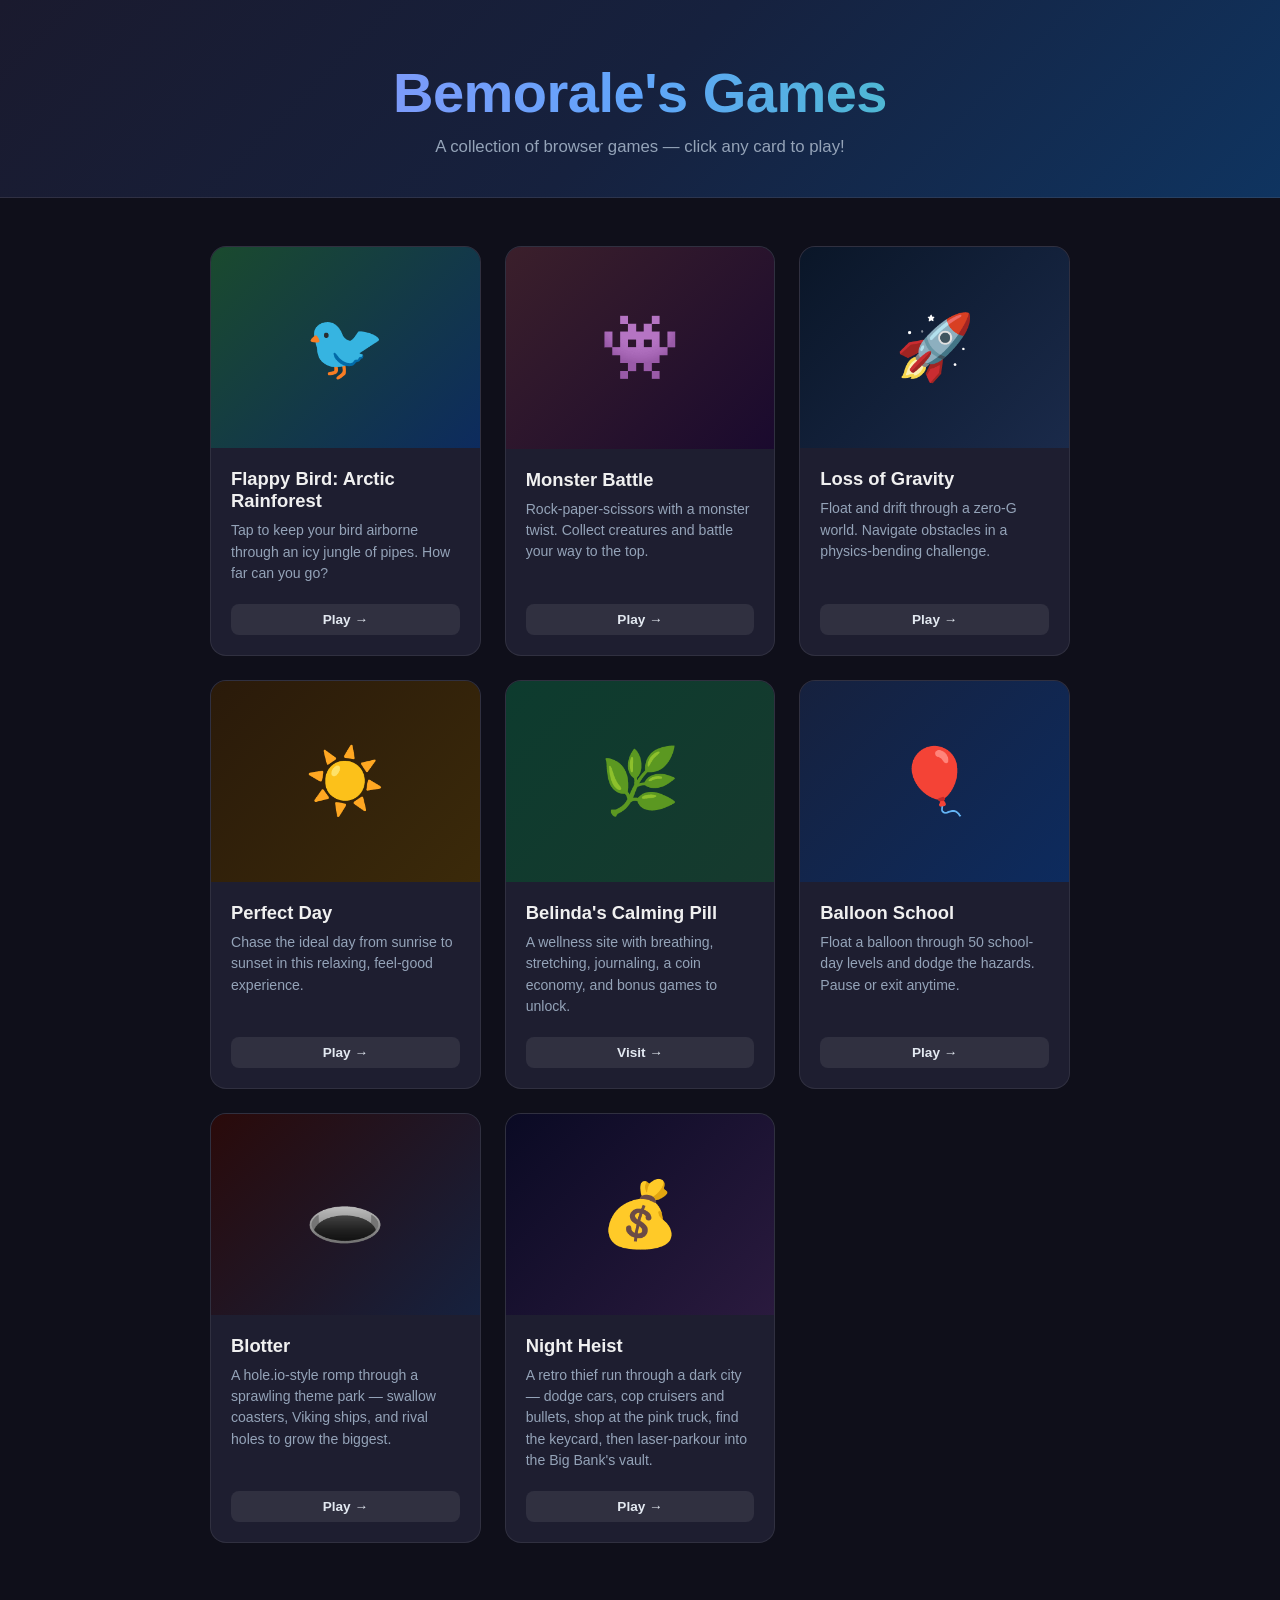
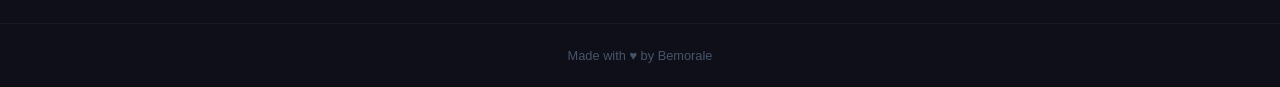
<file: index.html>
<!DOCTYPE html>
<html lang="en">
<head>
  <meta charset="UTF-8">
  <meta name="viewport" content="width=device-width, initial-scale=1.0">
  <title>Bemorale's Games</title>
  <style>
    *, *::before, *::after { box-sizing: border-box; margin: 0; padding: 0; }

    body {
      font-family: -apple-system, BlinkMacSystemFont, "Segoe UI", Roboto, sans-serif;
      background: #0f0f1a;
      color: #f0f0f0;
      min-height: 100vh;
    }

    header {
      text-align: center;
      padding: 60px 20px 40px;
      background: linear-gradient(135deg, #1a1a2e 0%, #16213e 50%, #0f3460 100%);
      border-bottom: 1px solid #ffffff18;
    }

    header h1 {
      font-size: clamp(2rem, 6vw, 3.5rem);
      font-weight: 800;
      background: linear-gradient(90deg, #a78bfa, #60a5fa, #34d399);
      -webkit-background-clip: text;
      -webkit-text-fill-color: transparent;
      background-clip: text;
      letter-spacing: -0.5px;
    }

    header p {
      margin-top: 12px;
      color: #94a3b8;
      font-size: 1.05rem;
    }

    main {
      max-width: 900px;
      margin: 0 auto;
      padding: 48px 20px 80px;
      display: grid;
      grid-template-columns: repeat(auto-fill, minmax(260px, 1fr));
      gap: 24px;
    }

    .card {
      background: #1e1e30;
      border: 1px solid #ffffff14;
      border-radius: 16px;
      overflow: hidden;
      transition: transform 0.2s, box-shadow 0.2s, border-color 0.2s;
      text-decoration: none;
      color: inherit;
      display: flex;
      flex-direction: column;
    }

    .card:hover {
      transform: translateY(-4px);
      box-shadow: 0 12px 36px rgba(0,0,0,0.5);
      border-color: #ffffff30;
    }

    .card-thumb {
      width: 100%;
      aspect-ratio: 4/3;
      display: flex;
      align-items: center;
      justify-content: center;
      font-size: 4rem;
    }

    .flappy  { background: linear-gradient(135deg, #1a4a2e, #0d2b5e); }
    .monster { background: linear-gradient(135deg, #3b1f2b, #1a0a2e); }
    .gravity { background: linear-gradient(135deg, #0a1628, #1a2a4a); }
    .perfect { background: linear-gradient(135deg, #2a1a0a, #3b2a0a); }
    .pillo   { background: linear-gradient(135deg, #0d3b2e, #163a2e); }
    .balloon { background: linear-gradient(135deg, #16213e, #0d2b5e); }
    .blotter { background: linear-gradient(135deg, #2a0a0a, #16213e); }
    .heist   { background: linear-gradient(135deg, #0a0a24, #2a1a3e); }

    .card-body {
      padding: 20px;
      flex: 1;
      display: flex;
      flex-direction: column;
      gap: 8px;
    }

    .card-body h2 {
      font-size: 1.15rem;
      font-weight: 700;
    }

    .card-body p {
      font-size: 0.88rem;
      color: #94a3b8;
      line-height: 1.5;
      flex: 1;
    }

    .play-btn {
      margin-top: 12px;
      display: inline-block;
      padding: 8px 18px;
      border-radius: 8px;
      font-size: 0.85rem;
      font-weight: 600;
      background: #ffffff14;
      color: #e2e8f0;
      text-align: center;
      transition: background 0.15s;
    }

    .card:hover .play-btn {
      background: #ffffff26;
    }

    footer {
      text-align: center;
      padding: 24px;
      color: #475569;
      font-size: 0.8rem;
      border-top: 1px solid #ffffff0a;
    }
  </style>
</head>
<body>

<header>
  <h1>Bemorale's Games</h1>
  <p>A collection of browser games — click any card to play!</p>
</header>

<main>
  <a class="card" href="flappy_bird_arctic_rainforest.html">
    <div class="card-thumb flappy">🐦</div>
    <div class="card-body">
      <h2>Flappy Bird: Arctic Rainforest</h2>
      <p>Tap to keep your bird airborne through an icy jungle of pipes. How far can you go?</p>
      <span class="play-btn">Play →</span>
    </div>
  </a>

  <a class="card" href="monster_rps_v11.html">
    <div class="card-thumb monster">👾</div>
    <div class="card-body">
      <h2>Monster Battle</h2>
      <p>Rock-paper-scissors with a monster twist. Collect creatures and battle your way to the top.</p>
      <span class="play-btn">Play →</span>
    </div>
  </a>

  <a class="card" href="loss_of_gravity.html">
    <div class="card-thumb gravity">🚀</div>
    <div class="card-body">
      <h2>Loss of Gravity</h2>
      <p>Float and drift through a zero-G world. Navigate obstacles in a physics-bending challenge.</p>
      <span class="play-btn">Play →</span>
    </div>
  </a>

  <a class="card" href="perfect_day_v4.html">
    <div class="card-thumb perfect">☀️</div>
    <div class="card-body">
      <h2>Perfect Day</h2>
      <p>Chase the ideal day from sunrise to sunset in this relaxing, feel-good experience.</p>
      <span class="play-btn">Play →</span>
    </div>
  </a>

  <a class="card" href="pillo-standalone_19.html">
    <div class="card-thumb pillo">🌿</div>
    <div class="card-body">
      <h2>Belinda's Calming Pill</h2>
      <p>A wellness site with breathing, stretching, journaling, a coin economy, and bonus games to unlock.</p>
      <span class="play-btn">Visit →</span>
    </div>
  </a>

  <a class="card" href="balloon_school_20.html">
    <div class="card-thumb balloon">🎈</div>
    <div class="card-body">
      <h2>Balloon School</h2>
      <p>Float a balloon through 50 school-day levels and dodge the hazards. Pause or exit anytime.</p>
      <span class="play-btn">Play →</span>
    </div>
  </a>

  <a class="card" href="blotter.html">
    <div class="card-thumb blotter">🕳️</div>
    <div class="card-body">
      <h2>Blotter</h2>
      <p>A hole.io-style romp through a sprawling theme park — swallow coasters, Viking ships, and rival holes to grow the biggest.</p>
      <span class="play-btn">Play →</span>
    </div>
  </a>
  <a class="card" href="night_heist.html">
    <div class="card-thumb heist">💰</div>
    <div class="card-body">
      <h2>Night Heist</h2>
      <p>A retro thief run through a dark city — dodge cars, cop cruisers and bullets, shop at the pink truck, find the keycard, then laser-parkour into the Big Bank's vault.</p>
      <span class="play-btn">Play →</span>
    </div>
  </a>
</main>

<footer>Made with ♥ by Bemorale</footer>

</body>
</html>
</file>
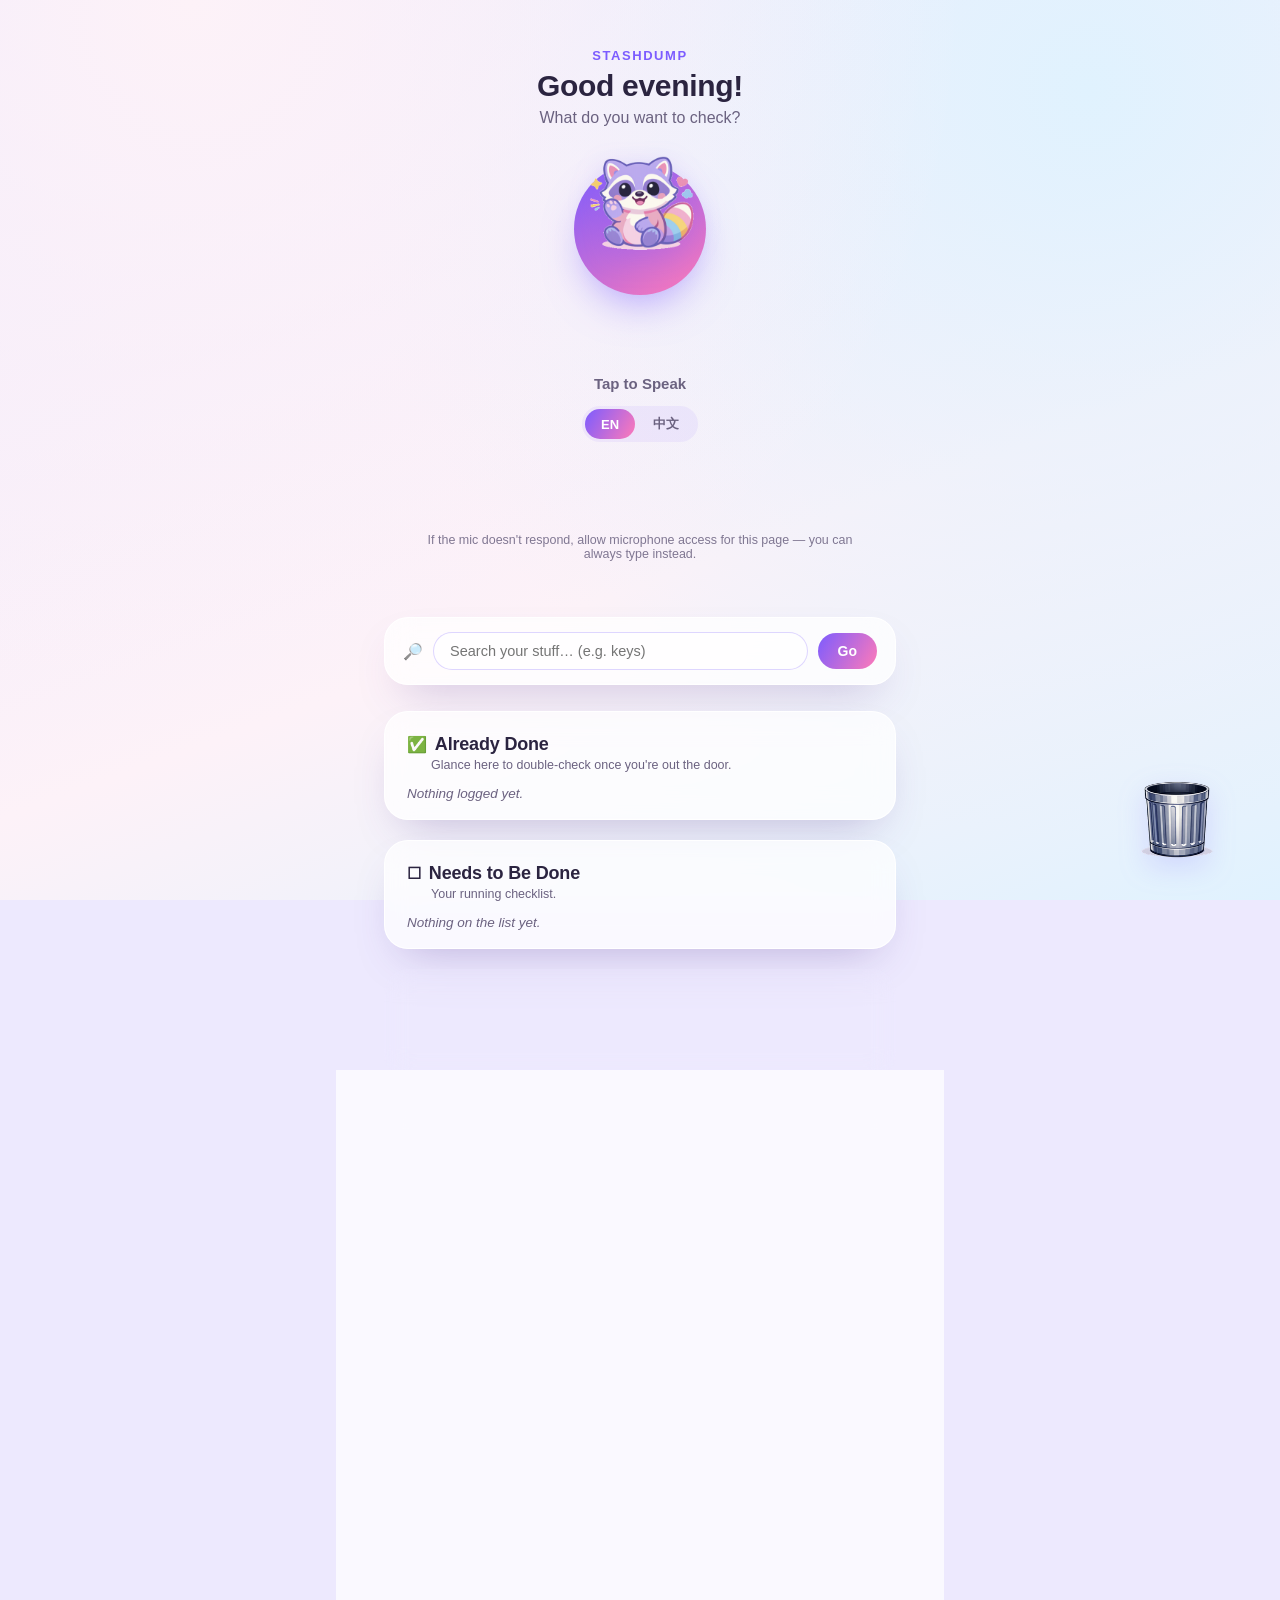
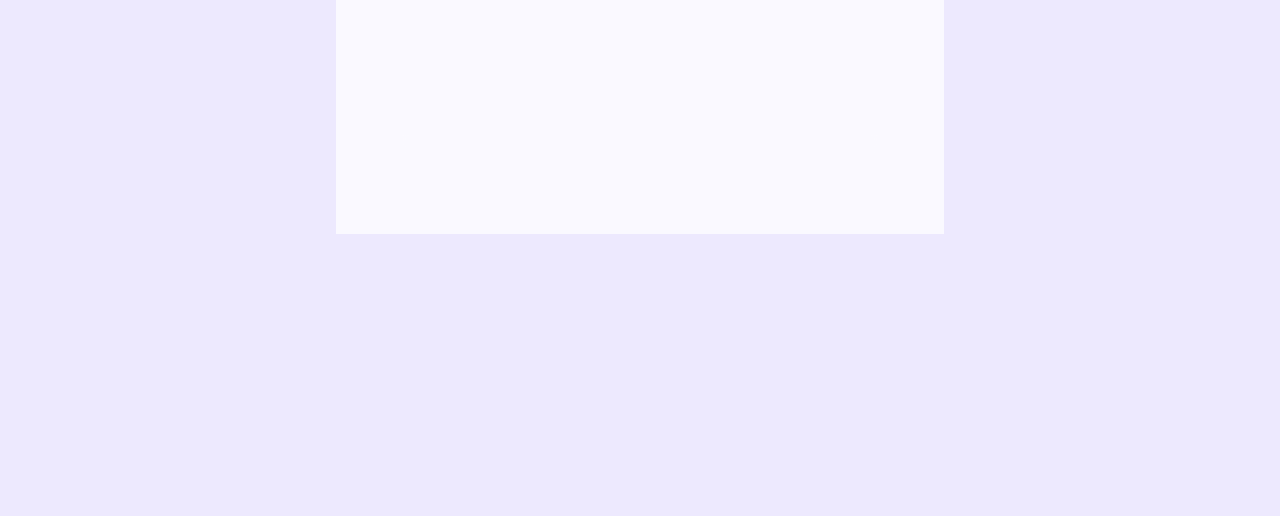
<file: stashdump/index.html>
<!DOCTYPE html>
<html lang="en">
<head>
<meta charset="UTF-8">
<meta name="viewport" content="width=device-width, initial-scale=1.0, viewport-fit=cover">
<!-- Tells the browser directly (not just via CSS, which some mobile
     browsers' auto/force-dark-mode heuristics don't fully respect,
     especially before the stylesheet loads) that this page has ONE
     deliberately-authored light theme — without this, some phones repaint
     gradient-heavy pages like this one's background and buttons with a
     heuristic dark inversion instead of leaving them alone. -->
<meta name="color-scheme" content="light">
<title>Stashdump</title>
<link rel="manifest" href="manifest.json">
<meta name="theme-color" content="#7c5cff">
<link rel="icon" href="icons/icon-192.png">
<link rel="apple-touch-icon" href="icons/apple-touch-icon.png">
<meta name="apple-mobile-web-app-capable" content="yes">
<meta name="apple-mobile-web-app-status-bar-style" content="black-translucent">
<meta name="apple-mobile-web-app-title" content="Stashdump">
<meta name="mobile-web-app-capable" content="yes">
<link rel="stylesheet" href="style.css">
</head>
<body>

<div class="app">

  <header class="greeting-wrap">
    <p class="greeting-eyebrow">Stashdump</p>
    <h1 id="greeting" class="greeting">Good morning!</h1>
    <p class="subgreeting">What do you want to check?</p>
  </header>

  <main class="mic-stage">
    <button id="micBtn" class="mic-btn" type="button" aria-label="Tap to speak">
      <svg viewBox="0 0 24 24" class="mic-icon" fill="none" xmlns="http://www.w3.org/2000/svg">
        <path d="M12 15a3.5 3.5 0 0 0 3.5-3.5V6a3.5 3.5 0 1 0-7 0v5.5A3.5 3.5 0 0 0 12 15Z" stroke="currentColor" stroke-width="1.6" stroke-linecap="round" stroke-linejoin="round"/>
        <path d="M6.5 11a5.5 5.5 0 0 0 11 0M12 18.5V22M9 22h6" stroke="currentColor" stroke-width="1.6" stroke-linecap="round" stroke-linejoin="round"/>
      </svg>
    </button>

    <div class="waveform" id="waveform" aria-hidden="true">
      <span></span><span></span><span></span><span></span><span></span>
      <span></span><span></span><span></span><span></span><span></span>
      <span></span><span></span><span></span>
    </div>

    <p id="micLabel" class="mic-label">Tap to Speak</p>

    <div class="lang-toggle" role="group" aria-label="Speech language">
      <button id="langEn" class="lang-btn" type="button" data-lang="en-US">EN</button>
      <button id="langZh" class="lang-btn" type="button" data-lang="zh-CN">中文</button>
    </div>

    <div id="recordingActions" class="recording-actions hidden">
      <button id="stopBtn" class="stop-btn" type="button">
        <span class="stop-square"></span> Stop
      </button>
    </div>
    <p id="recordingHint" class="recording-hint hidden">Say anything — tasks, things you did, where you put stuff. Tap Stop when you're done. I'll sort it out.</p>

    <p id="liveTranscript" class="live-transcript" aria-live="polite"></p>

    <form id="fallbackForm" class="fallback-form hidden">
      <textarea id="fallbackInput" placeholder="Type anything — English or 中文…"></textarea>
      <button type="submit" class="fallback-submit">Add it</button>
    </form>

    <p class="mic-note">If the mic doesn't respond, allow microphone access for this page — you can always type instead.</p>
  </main>

  <section class="search-card">
    <form id="searchForm" class="search-form" role="search">
      <span class="search-icon" aria-hidden="true">🔎</span>
      <input id="searchInput" class="search-input" type="search" placeholder="Search your stuff… (e.g. keys)" autocomplete="off" aria-label="Search your stashed items">
      <button type="submit" class="search-submit">Go</button>
    </form>
    <p id="searchStatus" class="search-status hidden" role="status" aria-live="polite"></p>
  </section>

  <section class="rows">
    <section class="category-row" data-category="done">
      <div class="row-header">
        <h2 class="row-title"><span class="row-icon">✅</span> Already Done</h2>
        <p class="row-hint">Glance here to double-check once you're out the door.</p>
      </div>
      <ul class="row-list" id="list-done"></ul>
      <p class="row-empty" id="empty-done">Nothing logged yet.</p>
    </section>

    <section class="category-row" data-category="todo">
      <div class="row-header">
        <h2 class="row-title"><span class="row-icon">☐</span> Needs to Be Done</h2>
        <p class="row-hint">Your running checklist.</p>
      </div>
      <ul class="row-list" id="list-todo"></ul>
      <p class="row-empty" id="empty-todo">Nothing on the list yet.</p>
    </section>

    <section class="category-row" data-category="find">
      <div class="row-header">
        <h2 class="row-title"><span class="row-icon">📍</span> Find My Place</h2>
        <p class="row-hint">Where you left things.</p>
      </div>
      <ul class="row-list" id="list-find"></ul>
      <p class="row-empty" id="empty-find">No locations saved yet.</p>
    </section>
  </section>

  <section class="calendar-card">
    <div class="calendar-header">
      <button id="calPrev" class="cal-nav" type="button" aria-label="Previous month">‹</button>
      <h2 id="calMonthLabel" class="calendar-title">Calendar</h2>
      <button id="calNext" class="cal-nav" type="button" aria-label="Next month">›</button>
    </div>
    <p class="row-hint calendar-subhint">Track how each day felt, and keep anything with its own date — like "attend coding class" — here instead of the lists above.</p>

    <div class="calendar-weekdays" aria-hidden="true">
      <span>Sun</span><span>Mon</span><span>Tue</span><span>Wed</span><span>Thu</span><span>Fri</span><span>Sat</span>
    </div>
    <div id="calendarGrid" class="calendar-grid"></div>

    <div id="calendarDetail" class="calendar-detail hidden">
      <div class="calendar-detail-header">
        <h3 id="calDetailDate" class="calendar-detail-date"></h3>
        <button id="calDetailClose" class="cal-detail-close" type="button" aria-label="Close">✕</button>
      </div>

      <div id="moodPicker" class="mood-picker"></div>

      <ul id="calendarEventList" class="calendar-event-list"></ul>
      <p id="calendarEventEmpty" class="calendar-event-empty">Nothing scheduled yet.</p>

      <form id="calendarEventForm" class="calendar-event-form">
        <input id="calendarEventInput" type="text" placeholder="Add something for this day…">
        <button type="submit">Add</button>
      </form>
      <p id="calendarPastNote" class="calendar-past-note hidden">This day has passed — you can see what's here, but not add anything new.</p>
    </div>
  </section>

</div>

<img id="mascotWaitingCan" class="mascot-waiting-can hidden" src="mascot/mascot-trashcan-empty.png" alt="" aria-hidden="true">

<div id="mascotWrap" class="mascot-wrap" aria-hidden="true">
  <div id="mascotHop" class="mascot-hop">
    <img id="mascotImgA" class="mascot-img" src="mascot/mascot-idle.png" alt="">
    <img id="mascotImgB" class="mascot-img mascot-img-hidden" src="mascot/mascot-idle.png" alt="">
  </div>
</div>

<svg id="mascotLineSvg" class="mascot-line-svg" aria-hidden="true">
  <defs>
    <linearGradient id="mascotLineGradient" x1="0%" y1="0%" x2="100%" y2="100%">
      <stop offset="0%" stop-color="#7c5cff" />
      <stop offset="100%" stop-color="#ff7ab8" />
    </linearGradient>
  </defs>
  <path id="mascotLinePath" class="mascot-line-path" d="" />
</svg>

<script src="app.js"></script>
</body>
</html>
</file>
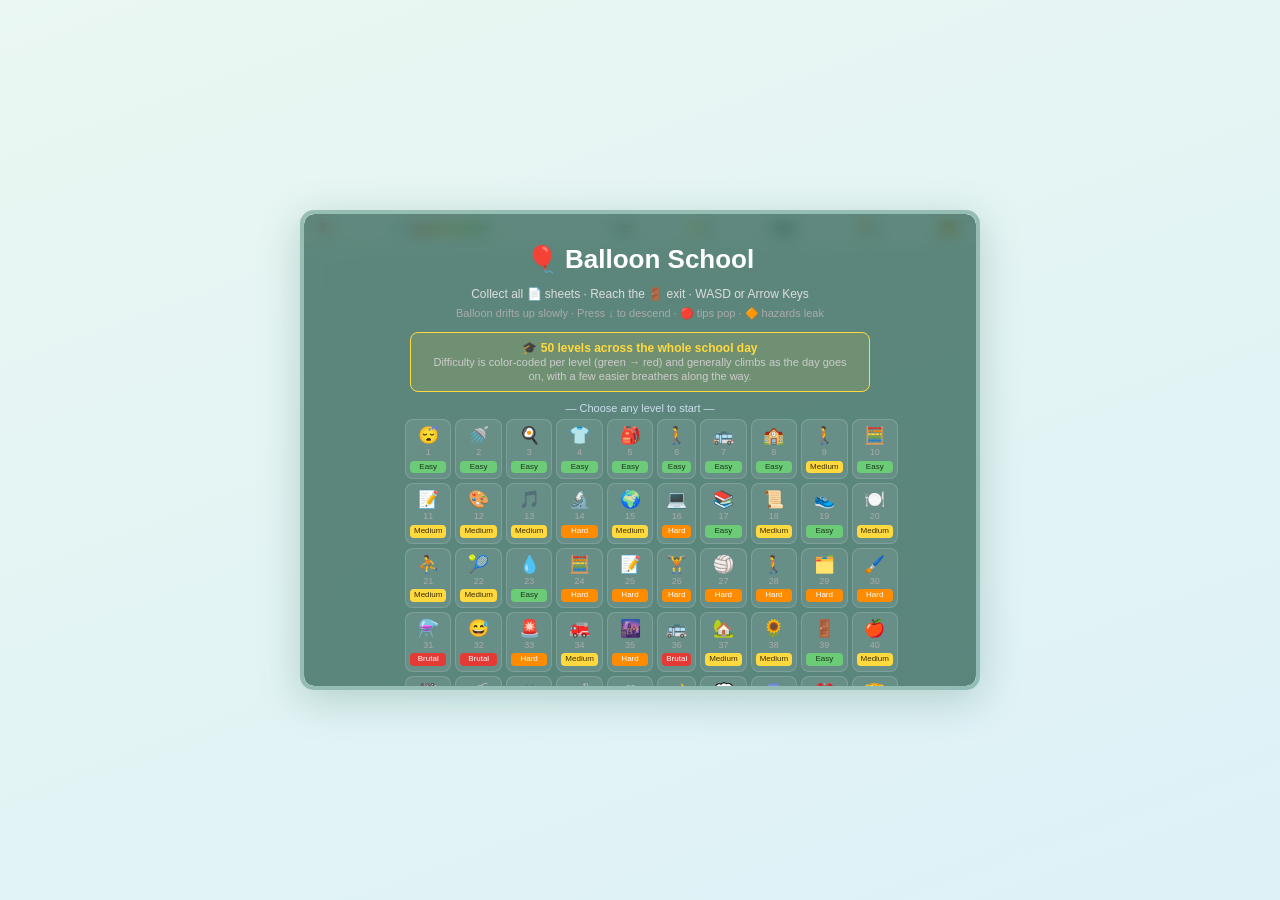
<file: balloon_school_20.html>
<!DOCTYPE html>
<html>
<head>
<meta charset="utf-8">
<title>Balloon School 🎈</title>
<style>
*{margin:0;padding:0;box-sizing:border-box;}
body{background:linear-gradient(160deg,#EAF7F2 0%,#DDF1F7 100%);display:flex;align-items:center;justify-content:center;min-height:100vh;font-family:'Segoe UI',sans-serif;overflow:hidden;}
#gc{position:relative;width:680px;height:480px;max-width:96vw;max-height:96vh;overflow:hidden;border-radius:14px;border:4px solid rgba(31,105,84,0.4);box-shadow:0 10px 40px rgba(31,105,84,0.25);}
canvas{display:block;width:100%;height:100%;}
#ui{position:absolute;top:0;left:0;width:100%;pointer-events:none;}
#hud{display:flex;justify-content:space-between;align-items:center;padding:6px 12px;background:rgba(255,255,255,0.6);backdrop-filter:blur(4px);flex-wrap:wrap;gap:3px;}
.hi{color:#1f3a34;font-size:11px;font-weight:600;display:flex;align-items:center;gap:3px;}
#pauseBtn{cursor:pointer;pointer-events:auto;background:rgba(31,105,84,0.12);border-radius:8px;padding:2px 8px;user-select:none;}
#pauseBtn:hover{background:rgba(31,105,84,0.22);}
#airBar{width:80px;height:8px;background:rgba(31,105,84,0.15);border-radius:4px;overflow:hidden;border:1px solid rgba(31,105,84,0.25);}
#airFill{height:100%;width:100%;background:linear-gradient(90deg,#ff6b6b,#ffd93d,#6bcb77);border-radius:4px;}
#cdBar{width:80px;height:8px;background:rgba(31,105,84,0.15);border-radius:4px;overflow:hidden;border:1px solid rgba(31,105,84,0.25);display:none;}
#cdFill{height:100%;background:#6bcb77;border-radius:4px;}

/* ── OVERLAY SCREENS ── */
#scr{position:absolute;inset:0;display:flex;flex-direction:column;align-items:center;justify-content:flex-start;background:rgba(40,92,78,0.72);backdrop-filter:blur(8px);color:#fff;gap:10px;padding:20px;z-index:20;overflow-y:auto;}
#scr::before,#scr::after{content:'';flex:1 0 0;min-height:0;}
#scr h1{font-size:26px;font-weight:700;text-align:center;}
#scr h2{font-size:18px;font-weight:700;text-align:center;margin-bottom:2px;}
#scr p{font-size:12px;text-align:center;color:#ddd;max-width:460px;line-height:1.55;}
.sbtn{background:#ffd93d;color:#333;border:none;padding:9px 26px;border-radius:20px;font-size:13px;font-weight:700;cursor:pointer;margin-top:4px;transition:background 0.15s;}
.sbtn:hover{background:#ffca28;}
.sbtn.gray{background:#7c8f87;color:#fff;}.sbtn.gray:hover{background:#8fa39b;}
.sbtn.red{background:#e53935;color:#fff;}.sbtn.red:hover{background:#c62828;}
.sbtn.teal{background:#5FB89E;color:#fff;}.sbtn.teal:hover{background:#4fa78d;}
.topt{background:rgba(255,255,255,0.12);border:1.5px solid rgba(255,255,255,0.25);color:#fff;padding:5px 12px;border-radius:14px;font-size:12px;cursor:pointer;transition:all 0.15s;}
.topt:hover,.topt.sel{background:#ffd93d;color:#333;border-color:#ffd93d;}
#timePicker{display:flex;gap:7px;flex-wrap:wrap;justify-content:center;margin:3px 0;}

/* ── BRIEFING CARD ── */
#briefing{display:flex;flex-direction:column;gap:6px;width:100%;max-width:480px;}
.brief-row{display:flex;align-items:flex-start;gap:8px;background:rgba(255,255,255,0.14);border-radius:8px;padding:7px 10px;font-size:12px;line-height:1.4;}
.brief-icon{font-size:18px;flex-shrink:0;margin-top:1px;}
.brief-safe{border-left:3px solid #6bcb77;}
.brief-warn{border-left:3px solid #ffd93d;}
.brief-danger{border-left:3px solid #e53935;}
.brief-title{font-weight:700;color:#fff;margin-bottom:1px;}
.brief-desc{color:#bbb;}
.diff-pill{padding:3px 10px;border-radius:10px;font-size:11px;font-weight:700;}
.diff-easy{background:#6bcb77;color:#1b3a1b;}
.diff-medium{background:#ffd93d;color:#3a2e00;}
.diff-hard{background:#ff8c00;color:#fff;}
.diff-brutal{background:#e53935;color:#fff;}
</style>
</head>
<body>
<div id="gc">
  <canvas id="c" width="680" height="480"></canvas>
  <div id="ui">
    <div id="hud">
      <div class="hi">🎈<span id="levelName">-</span></div>
      <div class="hi">💨<div id="airBar"><div id="airFill"></div></div></div>
      <div class="hi" id="cdText"></div>
      <div id="cdBar"><div id="cdFill"></div></div>
      <div class="hi">📄<span id="collCount">0/0</span></div>
      <div class="hi">⭐<span id="scoreDisp">0</span></div>
      <div class="hi" style="background:rgba(31,105,84,0.12);padding:2px 7px;border-radius:8px;"><span id="lvlBadge">1/50</span></div>
      <div class="hi">🏆<span id="hsDisp">0</span></div>
      <div class="hi" id="pauseBtn" onclick="togglePause()" title="Pause (P)">⏸️</div>
    </div>
  </div>
  <div id="scr"></div>
</div>

<script>
const canvas=document.getElementById('c'),ctx=canvas.getContext('2d');
const W=680,H=480;
const SCR=document.getElementById('scr');

// ── State ──
let state='menu',level=0,score=0;
let highScore=parseInt(localStorage.getItem('bs_hs')||'0');

// ── SAVE / LOAD ──
function saveGame(lv,sc,note){
  const d={level:lv,score:sc,note:note||'',ts:Date.now()};
  localStorage.setItem('bs_save',JSON.stringify(d));
}
function loadSave(){
  try{return JSON.parse(localStorage.getItem('bs_save')||'null');}catch(e){return null;}
}
function clearSave(){localStorage.removeItem('bs_save');}
function fmtDate(ts){
  const d=new Date(ts);
  return d.toLocaleDateString(undefined,{month:'short',day:'numeric'})+' '+d.toLocaleTimeString(undefined,{hour:'2-digit',minute:'2-digit'});
}
let timeLimitSec=60,timeLeft=60,timerActive=false,warnedTimer=false;
let air=100,leakRate=0,cameraX=0,worldW=2000,invincible=0;
let player={x:80,y:220,vx:0,vy:0,r:22,wobble:0};
let hazards=[],collectibles=[],particles=[],fans=[],winds=[],bgObjs=[],buses=[];
let door={x:0,y:175,w:46,h:68};
let keys={},collected=0,totalC=0;
let startTime=0,elapsed=0,animId=0,levelComplete=false;
let bgMusic=null;

// ── AUDIO ──
let AC=null;
function getAC(){if(!AC){try{AC=new(window.AudioContext||window.webkitAudioContext)();}catch(e){}}return AC;}
function tone(freq,type,dur,vol,delay=0){
  try{const ac=getAC();if(!ac)return;
    const o=ac.createOscillator(),g=ac.createGain();
    o.connect(g);g.connect(ac.destination);
    o.type=type;o.frequency.value=freq;
    g.gain.setValueAtTime(0,ac.currentTime+delay);
    g.gain.linearRampToValueAtTime(vol,ac.currentTime+delay+0.01);
    g.gain.exponentialRampToValueAtTime(0.0001,ac.currentTime+delay+dur);
    o.start(ac.currentTime+delay);o.stop(ac.currentTime+delay+dur+0.06);
  }catch(e){}
}
function noise(dur,vol){
  try{const ac=getAC();if(!ac)return;
    const buf=ac.createBuffer(1,Math.floor(ac.sampleRate*dur),ac.sampleRate);
    const d=buf.getChannelData(0);
    for(let i=0;i<d.length;i++)d[i]=(Math.random()*2-1)*Math.exp(-i/(ac.sampleRate*dur*0.6));
    const s=ac.createBufferSource(),g=ac.createGain();
    s.buffer=buf;s.connect(g);g.connect(ac.destination);g.gain.value=vol;s.start();
  }catch(e){}
}
function sfxCollect(){tone(660,'sine',0.08,0.28);tone(880,'sine',0.08,0.22,0.07);tone(1100,'sine',0.1,0.18,0.13);}
function sfxPop(){tone(200,'sawtooth',0.05,0.45);tone(80,'sawtooth',0.28,0.38,0.04);noise(0.3,0.5);}
function sfxLeak(){tone(750,'sawtooth',0.16,0.1);tone(180,'sawtooth',0.16,0.07,0.05);}
function sfxFanPush(){tone(300,'triangle',0.08,0.2);}
function sfxLevelUp(){[523,659,784,1047].forEach((f,i)=>tone(f,'sine',0.16,0.28,i*0.1));}
function sfxTimerWarn(){tone(880,'square',0.07,0.28);tone(1100,'square',0.07,0.22,0.12);}
function sfxTimerOut(){[523,493,440,392,349].forEach((f,i)=>tone(f,'triangle',0.18,0.28,i*0.1));}
function sfxBell(){tone(880,'sine',0.65,0.32);tone(1760,'sine',0.38,0.16,0.06);}
function sfxBus(){tone(120,'sawtooth',0.28,0.38);tone(180,'sawtooth',0.1,0.25,0.24);}
function playPopMusic(){stopBgMusic();[523,466,415,369,329,293,261,196].forEach((f,i)=>tone(f,'triangle',0.22,0.2,i*0.13));}
function playWinMusic(){stopBgMusic();setTimeout(()=>{[523,659,784,659,784,1047,784,1047,1308].forEach((f,i)=>tone(f,'sine',0.16,0.24,i*0.1));},180);}

const SCALES=[
  [261,293,329,349,392,440,493,523],[293,329,370,392,440,494,554,587],
  [349,392,440,466,523,587,659,698],[392,440,494,523,587,659,740,784],
  [261,311,370,391,466,554,622,659],[329,370,415,440,494,554,622,659],
  [293,329,391,440,494,554,622,659],[349,415,466,523,587,659,740,784],
  [220,261,293,329,370,415,440,523],[246,277,329,370,415,466,523,587],
  [196,220,261,293,329,370,415,440],[311,349,392,415,466,523,587,622],
  [261,294,330,349,392,440,494,523],[233,261,294,311,349,392,440,466],
  [196,233,261,294,329,349,392,440],
];
function startBgMusic(lv){
  stopBgMusic();
  try{const ac=getAC();if(!ac)return;
    const mg=ac.createGain();mg.gain.value=0.07;mg.connect(ac.destination);
    const sc=SCALES[lv%SCALES.length];let bi=0;
    const iv=setInterval(()=>{
      if(bgMusic!==iv){clearInterval(iv);return;}
      try{const o=ac.createOscillator(),g=ac.createGain();
        o.connect(g);g.connect(mg);o.type='triangle';
        o.frequency.value=sc[bi%sc.length]*(bi%16<8?1:0.5);
        g.gain.setValueAtTime(0,ac.currentTime);
        g.gain.linearRampToValueAtTime(1,ac.currentTime+0.01);
        g.gain.exponentialRampToValueAtTime(0.0001,ac.currentTime+0.18);
        o.start();o.stop(ac.currentTime+0.22);bi++;
      }catch(e){}
    },215);
    bgMusic=iv;
  }catch(e){}
}
function stopBgMusic(){if(bgMusic){clearInterval(bgMusic);bgMusic=null;}}

// ── LEVEL DATA ──
// difficulty: 1=easy, 2=medium, 3=hard, 4=brutal
// 50 levels: wake up → morning → school → afternoon → home → evening → sleep
const LEVELS=[
// ══ MORNING AT HOME (0–5) ═══════════════════════════════════════════════════
{name:'Wake Up!',icon:'😴',badge:'1/50',bg:'#e8eaf6',wallCol:'#5C6BC0',floorCol:'#3949AB',outdoor:false,road:false,hazTypes:['tack'],wind:false,fanSpeed:0,fanCount:0,busLane:false,difficulty:1,
briefing:[
  {type:'safe',icon:'🛏️',title:'Your bedroom — very easy!',desc:'Just a cozy bedroom. The bed, dresser and floor are totally safe.'},
  {type:'warn',icon:'📍',title:'Tacks on the floor',desc:'You dropped some thumbtacks. Slow leak only — and there aren\'t many.'},
  {type:'safe',icon:'😴',title:'The easiest level in the game',desc:'No fans, no wind, barely any hazards. Just float out of bed and to the door!'},
]},
{name:'Bathroom',icon:'🚿',badge:'2/50',bg:'#e0f7fa',wallCol:'#00838F',floorCol:'#006064',outdoor:false,road:false,hazTypes:['tack','pin'],wind:false,fanSpeed:1.5,fanCount:1,busLane:false,difficulty:1,
briefing:[
  {type:'safe',icon:'🚿',title:'Bathroom — nice and calm',desc:'Tiles, sink and tub are all harmless. Float carefully.'},
  {type:'warn',icon:'📍',title:'Tacks & pins on the tiles',desc:'Slow leaks only. Easy to avoid.'},
  {type:'safe',icon:'🌀',title:'One slow fan — exhaust vent',desc:'The vent fan is very slow. Blade tips can still pop, but easy to dodge.'},
]},
{name:'Breakfast!',icon:'🍳',badge:'3/50',bg:'#fff8e1',wallCol:'#F9A825',floorCol:'#F57F17',outdoor:false,road:false,hazTypes:['fork','tack'],wind:false,fanSpeed:0,fanCount:0,busLane:false,difficulty:1,
briefing:[
  {type:'danger',icon:'🍴',title:'Breakfast forks = instant pop',desc:'Someone left forks on the table. Sharp tines — instant pop on contact.'},
  {type:'warn',icon:'📍',title:'Tacks on the kitchen floor',desc:'Slow leak only. Stay above counter height.'},
  {type:'safe',icon:'🍳',title:'Kitchen counters & table are safe',desc:'All furniture is harmless. Navigate between the forks.'},
]},
{name:'Getting Dressed',icon:'👕',badge:'4/50',bg:'#fce4ec',wallCol:'#AD1457',floorCol:'#880E4F',outdoor:false,road:false,hazTypes:['pin','tack'],wind:false,fanSpeed:0,fanCount:0,busLane:false,difficulty:1,
briefing:[
  {type:'warn',icon:'📌',title:'Sewing pins = slow leak',desc:'Pins from last night\'s sewing project. Slow leak only — not pop.'},
  {type:'safe',icon:'👕',title:'Clothes & furniture are safe',desc:'The wardrobe, dresser and hangers won\'t hurt you.'},
  {type:'safe',icon:'😌',title:'Super easy — no fans, no wind',desc:'One of the calmest levels. Just float to the door!'},
]},
{name:'Packing Your Bag',icon:'🎒',badge:'5/50',bg:'#f3e5f5',wallCol:'#7B1FA2',floorCol:'#4A148C',outdoor:false,road:false,hazTypes:['pencil','tack'],wind:false,fanSpeed:1.8,fanCount:1,busLane:false,difficulty:1,
briefing:[
  {type:'danger',icon:'✏️',title:'Pencils = instant pop',desc:'Pencils rolling off the desk. Pointy tips are lethal.'},
  {type:'warn',icon:'📍',title:'Tacks on the floor',desc:'Slow leak only.'},
  {type:'safe',icon:'🎒',title:'Desk & bookshelves are safe',desc:'Furniture won\'t hurt you. Watch for rolling pencils.'},
]},
{name:'Walking to the Bus Stop',icon:'🚶',badge:'6/50',bg:'#e8f5e9',wallCol:'#388E3C',floorCol:'#1B5E20',outdoor:true,road:false,hazTypes:['rock','birdpoop'],wind:true,fanSpeed:0,fanCount:0,busLane:false,difficulty:1,
briefing:[
  {type:'safe',icon:'🌳',title:'Outside — fresh morning air',desc:'Trees, grass and sidewalk are all harmless.'},
  {type:'warn',icon:'🪨',title:'Rocks on the path = slow leak',desc:'Pebbles on the sidewalk. Small puncture only.'},
  {type:'warn',icon:'💩',title:'Early-morning birds overhead',desc:'Bird poop from morning birds. Slow leak only.'},
  {type:'warn',icon:'💨',title:'Morning breeze',desc:'Gentle outdoor wind. The lightest gusts in the game.'},
]},
// ══ SCHOOL BUS + ARRIVAL (6–8) ════════════════════════════════════════════
{name:'Morning Bus Ride',icon:'🚌',badge:'7/50',bg:'#fffde7',wallCol:'#F9A825',floorCol:'#E65100',outdoor:true,road:true,hazTypes:['tack'],wind:false,fanSpeed:0,fanCount:0,busLane:true,busCount:2,busSpeed:1.8,difficulty:1,
briefing:[
  {type:'danger',icon:'🚌',title:'Two slow buses',desc:'Wide gaps — time your crossing carefully.'},
  {type:'safe',icon:'🛣️',title:'Road & grass are safe',desc:'Only buses and tacks can hurt you here.'},
  {type:'warn',icon:'📍',title:'Tacks on the road',desc:'Slow leak only.'},
]},
{name:'Arriving at School',icon:'🏫',badge:'8/50',bg:'#e3f2fd',wallCol:'#1565C0',floorCol:'#0D47A1',outdoor:true,road:false,hazTypes:['tack','rock'],wind:true,fanSpeed:0,fanCount:0,busLane:false,difficulty:1,
briefing:[
  {type:'safe',icon:'🏫',title:'School entrance — wide open',desc:'The school yard is big and mostly empty in the morning.'},
  {type:'warn',icon:'🪨',title:'Rocks & tacks on the ground',desc:'Slow leaks only. Easy to avoid in the open space.'},
  {type:'warn',icon:'💨',title:'Light morning wind',desc:'Just a breeze. Barely pushes you.'},
]},
{name:'Hallway — 1st Period Rush',icon:'🚶',badge:'9/50',bg:'#eceff1',wallCol:'#37474F',floorCol:'#263238',outdoor:false,road:false,hazTypes:['tack','pin'],wind:true,fanSpeed:2.0,fanCount:2,busLane:false,difficulty:2,
briefing:[
  {type:'safe',icon:'🚪',title:'Lockers are safe',desc:'The big metal lockers lining the hall won\'t hurt you.'},
  {type:'warn',icon:'📍',title:'Tacks & pins on the floor',desc:'Students dropped things in the rush. Slow leaks.'},
  {type:'warn',icon:'💨',title:'Door drafts from people rushing',desc:'Wind gusts from opening doors. Light but noticeable.'},
]},
// ══ SCHOOL — MORNING CLASSES (9–18) ═══════════════════════════════════════
{name:'Math Class',icon:'🧮',badge:'10/50',bg:'#fffde7',wallCol:'#D4A853',floorCol:'#8B6914',outdoor:false,road:false,hazTypes:['tack','ruler'],wind:false,fanSpeed:2.2,fanCount:2,busLane:false,difficulty:1,
briefing:[
  {type:'safe',icon:'🪑',title:'Desks & chairs are safe',desc:'Classroom furniture is purely decoration.'},
  {type:'safe',icon:'🌀',title:'Fans push — only blade tips pop',desc:'The fan body just shoves you away. Red tips are the kill zone.'},
  {type:'warn',icon:'📍',title:'Thumbtacks = slow leak',desc:'Avoid too many or movement gets sluggish.'},
  {type:'danger',icon:'📏',title:'Rulers = instant pop',desc:'Sharp-edged rulers. One touch and you\'re done.'},
]},
{name:'English Class',icon:'📝',badge:'11/50',bg:'#fffde7',wallCol:'#795548',floorCol:'#4E342E',outdoor:false,road:false,hazTypes:['pencil','pin','tack'],wind:false,fanSpeed:2.4,fanCount:2,busLane:false,difficulty:2,
briefing:[
  {type:'danger',icon:'✏️',title:'Pencils = instant pop',desc:'Sharp pencil tips are lethal. Many of them move.'},
  {type:'warn',icon:'📌',title:'Pins on the board',desc:'Slow leak. Watch the bulletin board area.'},
  {type:'warn',icon:'📍',title:'Tacks on the desks',desc:'Slow leak. Stay centered in the room.'},
]},
{name:'Art Class',icon:'🎨',badge:'12/50',bg:'#fff9f0',wallCol:'#E64A19',floorCol:'#BF360C',outdoor:false,road:false,hazTypes:['scissors','pin','cactus'],wind:true,fanSpeed:2.8,fanCount:3,busLane:false,difficulty:2,yarn:2,
briefing:[
  {type:'danger',icon:'✂️',title:'Scissors = instant pop',desc:'Some swing back and forth — both blades lethal.'},
  {type:'warn',icon:'🧶',title:'Yarn balls roll on the floor',desc:'Rolling yarn causes a slow leak if you\'re low. They bounce off walls.'},
  {type:'warn',icon:'📌',title:'Pins = slow leak',desc:'Scattered around. Tiny puncture.'},
  {type:'warn',icon:'💨',title:'First wind gusts of the day!',desc:'Blue = push right, purple = push left.'},
]},
{name:'Music Class',icon:'🎵',badge:'13/50',bg:'#e8eaf6',wallCol:'#283593',floorCol:'#1A237E',outdoor:false,road:false,hazTypes:['pin','tack'],wind:true,fanSpeed:3.2,fanCount:3,busLane:false,difficulty:2,
briefing:[
  {type:'danger',icon:'🎵',title:'Musical notes = instant pop',desc:'Bouncing notes ricochet like rubber balls. Watch their path.'},
  {type:'danger',icon:'⚡',title:'Stationary live wires',desc:'Don\'t move — memorize their spots.'},
  {type:'warn',icon:'💨',title:'Wind gusts',desc:'Can shove you toward notes or wires.'},
  {type:'warn',icon:'📌',title:'Pins & tacks = slow leaks',desc:'Avoid them to stay nimble.'},
]},
{name:'Science Class',icon:'🔬',badge:'14/50',bg:'#e3f2fd',wallCol:'#1565C0',floorCol:'#0D47A1',outdoor:false,road:false,hazTypes:['beaker','wire','tack'],wind:true,fanSpeed:3.8,fanCount:4,busLane:false,difficulty:3,
briefing:[
  {type:'danger',icon:'⚗️',title:'Beakers = instant pop',desc:'Sharp glass rims. Some move. Any contact — pop!'},
  {type:'danger',icon:'⚡',title:'Live wires = instant pop',desc:'Some swing — track before passing.'},
  {type:'warn',icon:'📍',title:'Tacks cause slow leaks',desc:'Manageable if you don\'t hit too many.'},
  {type:'warn',icon:'🌀',title:'Four fast fans',desc:'Faster than earlier classes. Red blade tips are deadly.'},
]},
{name:'Geography Class',icon:'🌍',badge:'15/50',bg:'#e8f5e9',wallCol:'#2E7D32',floorCol:'#1B5E20',outdoor:false,road:false,hazTypes:['pin','ruler','tack'],wind:false,fanSpeed:2.5,fanCount:2,busLane:false,difficulty:2,
briefing:[
  {type:'danger',icon:'📏',title:'Map rulers = instant pop',desc:'Long rulers used for measuring maps. Lethal edges.'},
  {type:'warn',icon:'📌',title:'Map pins = slow leak',desc:'Pins from the world map on the wall. Small puncture.'},
  {type:'warn',icon:'📍',title:'Tacks on the floor',desc:'Slow leak. Stay above desk height.'},
  {type:'safe',icon:'🌍',title:'Globes and maps are safe',desc:'The big globe and wall maps won\'t hurt you.'},
]},
{name:'Computer Lab',icon:'💻',badge:'16/50',bg:'#e0f2f1',wallCol:'#00695C',floorCol:'#004D40',outdoor:false,road:false,hazTypes:['wire','tack','spike'],wind:true,fanSpeed:4.5,fanCount:4,busLane:false,difficulty:3,
briefing:[
  {type:'danger',icon:'⚡',title:'Live wires = instant pop',desc:'Electrical cables everywhere. Moving wires swing — track them.'},
  {type:'danger',icon:'🌀',title:'Four fast fans',desc:'Computer cooling fans spin fast. Red tips kill.'},
  {type:'warn',icon:'🔺',title:'Spikes under desks',desc:'Pop instantly. Stay above desk height.'},
  {type:'safe',icon:'💻',title:'Computers & desks are safe',desc:'Background hardware is harmless.'},
]},
{name:'Library',icon:'📚',badge:'17/50',bg:'#f5f0eb',wallCol:'#6D4C41',floorCol:'#4E342E',outdoor:false,road:false,hazTypes:['tack','pin'],wind:false,fanSpeed:1.6,fanCount:2,busLane:false,difficulty:1,
briefing:[
  {type:'safe',icon:'📚',title:'Bookshelves are completely safe',desc:'Shelves, books and tables are just background.'},
  {type:'safe',icon:'🌀',title:'Slowest fans in the game',desc:'Barely spinning. Easiest fan level.'},
  {type:'warn',icon:'📍',title:'Tacks & pins = slow leaks only',desc:'No instant-pop hazards here at all. Breathe easy.'},
]},
{name:'History Class',icon:'📜',badge:'18/50',bg:'#fff3e0',wallCol:'#BF360C',floorCol:'#8D6E63',outdoor:false,road:false,hazTypes:['ruler','spike','pin'],wind:false,fanSpeed:2.2,fanCount:2,busLane:false,difficulty:2,
briefing:[
  {type:'danger',icon:'📏',title:'Rulers = instant pop',desc:'Sharp-edged rulers everywhere.'},
  {type:'danger',icon:'🔺',title:'Spikes = instant pop',desc:'Stone spikes — stay in the upper half.'},
  {type:'warn',icon:'📌',title:'Pins = slow leak',desc:'Pinned notes on the board.'},
  {type:'safe',icon:'📖',title:'Books & furniture are safe',desc:'Background décor is harmless.'},
]},
{name:'PE — Getting Changed',icon:'👟',badge:'19/50',bg:'#e3f2fd',wallCol:'#1976D2',floorCol:'#0D47A1',outdoor:false,road:false,hazTypes:['pin','tack'],wind:false,fanSpeed:2.0,fanCount:2,busLane:false,difficulty:1,
briefing:[
  {type:'safe',icon:'👟',title:'Locker room — fairly calm',desc:'Lockers and benches are all harmless.'},
  {type:'warn',icon:'📌',title:'Pins & tacks = slow leaks',desc:'Dropped from gym bags. Easy to avoid.'},
  {type:'safe',icon:'🌀',title:'Slow fans',desc:'Vent fans run slow here. Easy to dodge.'},
]},
// ══ LUNCH & RECESS (19–22) ════════════════════════════════════════════════
{name:'Lunch — Cafeteria',icon:'🍽️',badge:'20/50',bg:'#fff8e1',wallCol:'#F57F17',floorCol:'#E65100',outdoor:false,road:false,hazTypes:['fork','pepper','tack'],wind:false,fanSpeed:3.0,fanCount:2,busLane:false,difficulty:2,
briefing:[
  {type:'danger',icon:'🍴',title:'Forks = instant pop',desc:'Steel forks tossed around the cafeteria. Very pointy.'},
  {type:'warn',icon:'🌶️',title:'Hot peppers = slow leak',desc:'Spicy, but just a small puncture.'},
  {type:'warn',icon:'📍',title:'Tacks under tables',desc:'Small leaks. Stay above table level.'},
  {type:'safe',icon:'🍽️',title:'Tables & trays are safe',desc:'Furniture is harmless.'},
]},
{name:'Recess',icon:'⛹️',badge:'21/50',bg:'#e8f5e9',wallCol:'#388E3C',floorCol:'#2E7D32',outdoor:true,road:false,hazTypes:['rock','birdpoop'],wind:true,fanSpeed:0,fanCount:0,busLane:false,difficulty:2,yarn:1,
briefing:[
  {type:'safe',icon:'☀️',title:'Outside after lunch!',desc:'Fresh air on the playground. Lots of room.'},
  {type:'warn',icon:'🪨',title:'Rocks = slow leak',desc:'Kicked rocks. Not instant pop.'},
  {type:'warn',icon:'💩',title:'Bird poop = slow leak',desc:'Birds overhead. Tiny puncture.'},
  {type:'warn',icon:'🧶',title:'A yarn ball from Art class',desc:'One rogue yarn ball rolled outside. Slow leak.'},
]},
{name:'Playground — Tetherball',icon:'🎾',badge:'22/50',bg:'#e8f5e9',wallCol:'#1B5E20',floorCol:'#2E7D32',outdoor:true,road:false,hazTypes:['rock','spike','birdpoop'],wind:true,fanSpeed:0,fanCount:0,busLane:false,difficulty:2,
briefing:[
  {type:'danger',icon:'🔺',title:'Metal tetherball pole spikes',desc:'The base of the tetherball pole has sharp bolts. Instant pop.'},
  {type:'warn',icon:'🪨',title:'Rocks on the playground',desc:'Slow leak. There are more rocks than at regular recess.'},
  {type:'warn',icon:'💨',title:'Windier at the playground',desc:'More open space = stronger gusts.'},
]},
{name:'Water Fountain Break',icon:'💧',badge:'23/50',bg:'#e3f2fd',wallCol:'#1565C0',floorCol:'#0D47A1',outdoor:false,road:false,hazTypes:['tack','pin'],wind:false,fanSpeed:1.5,fanCount:1,busLane:false,difficulty:1,
briefing:[
  {type:'safe',icon:'💧',title:'Hallway water fountain — very calm',desc:'Just a short hallway. Almost nothing to worry about.'},
  {type:'warn',icon:'📍',title:'Tacks & pins = slow leaks only',desc:'Slow leaks. No instant-pop hazards at all.'},
  {type:'safe',icon:'🌀',title:'Just one slow fan',desc:'The hallway vent. Barely spins.'},
]},
// ══ AFTERNOON CLASSES (23–33) ════════════════════════════════════════════
{name:'Math — Advanced',icon:'🧮',badge:'24/50',bg:'#fff3e0',wallCol:'#E65100',floorCol:'#BF360C',outdoor:false,road:false,hazTypes:['ruler','tack','pencil'],wind:false,fanSpeed:3.0,fanCount:3,busLane:false,difficulty:3,
briefing:[
  {type:'danger',icon:'📏',title:'Rulers = instant pop',desc:'More rulers than morning math, and they\'re faster.'},
  {type:'danger',icon:'✏️',title:'Pencils = instant pop',desc:'Moving pencils here too. Pointy tip is lethal.'},
  {type:'warn',icon:'📍',title:'Tacks = slow leak',desc:'More tacks than the morning session.'},
  {type:'warn',icon:'🌀',title:'Three fans — faster',desc:'Afternoon math has faster fans than morning.'},
]},
{name:'English — Essay Time',icon:'📝',badge:'25/50',bg:'#fffde7',wallCol:'#6D4C41',floorCol:'#3E2723',outdoor:false,road:false,hazTypes:['pencil','scissors','pin'],wind:false,fanSpeed:2.8,fanCount:2,busLane:false,difficulty:3,
briefing:[
  {type:'danger',icon:'✂️',title:'Scissors = instant pop',desc:'Students cutting out essays. Blades swing wide.'},
  {type:'danger',icon:'✏️',title:'Pencils = instant pop',desc:'Moving pencils — track them before passing.'},
  {type:'warn',icon:'📌',title:'Pins on the board',desc:'Slow leak. Stick to the middle of the room.'},
]},
{name:'Gym Class',icon:'🏋️',badge:'26/50',bg:'#f3e5f5',wallCol:'#6A1B9A',floorCol:'#4A148C',outdoor:false,road:false,hazTypes:['dart','pin','spike'],wind:false,fanSpeed:5.5,fanCount:6,busLane:false,difficulty:3,
briefing:[
  {type:'danger',icon:'🎯',title:'Fast moving darts',desc:'Darts swing wide and fast. Track before passing.'},
  {type:'danger',icon:'🔺',title:'Spikes on the gym floor',desc:'Instant pop. Stay above the floor zone.'},
  {type:'danger',icon:'🌀',title:'SIX fans — the fan gauntlet',desc:'Most fans in the game. Plan your path carefully.'},
  {type:'safe',icon:'🏋️',title:'Gym equipment is safe',desc:'Pommel horses and mats are decoration only.'},
]},
{name:'Dodgeball',icon:'🏐',badge:'27/50',bg:'#fce4ec',wallCol:'#C62828',floorCol:'#B71C1C',outdoor:false,road:false,hazTypes:['dart','spike','pin'],wind:false,fanSpeed:4.5,fanCount:4,busLane:false,difficulty:3,
briefing:[
  {type:'danger',icon:'🎯',title:'Dodgeball darts = instant pop',desc:'Imagine them as flying balls. They move fast and swing wide.'},
  {type:'danger',icon:'🔺',title:'Floor spikes — stay high',desc:'Spikes near the floor. Instant pop.'},
  {type:'warn',icon:'📌',title:'Pins = slow leak',desc:'From the scoreboard on the wall.'},
]},
{name:'Hallway — Passing Period',icon:'🚶',badge:'28/50',bg:'#eceff1',wallCol:'#37474F',floorCol:'#263238',outdoor:false,road:false,hazTypes:['pencil','dart','tack'],wind:true,fanSpeed:3.8,fanCount:4,busLane:false,difficulty:3,
briefing:[
  {type:'danger',icon:'✏️',title:'Flying pencils = instant pop',desc:'Students threw pencils. Pointy tips are lethal.'},
  {type:'danger',icon:'🎯',title:'Darts = instant pop',desc:'Fast-moving. Give them extra room.'},
  {type:'warn',icon:'💨',title:'Hallway cross-drafts',desc:'Open doors create unpredictable wind. Correct constantly.'},
  {type:'warn',icon:'📍',title:'Tacks on the floor',desc:'Stay in the upper half.'},
]},
{name:'Principal\'s Office',icon:'🗂️',badge:'29/50',bg:'#fafafa',wallCol:'#455A64',floorCol:'#263238',outdoor:false,road:false,hazTypes:['ruler','scissors','pin'],wind:false,fanSpeed:3.0,fanCount:3,busLane:false,difficulty:3,
briefing:[
  {type:'danger',icon:'✂️',title:'Lots of moving scissors',desc:'The principal collects scissors. Track their arc.'},
  {type:'danger',icon:'📏',title:'Rulers everywhere',desc:'Dense ruler placement. Navigate the gaps.'},
  {type:'warn',icon:'📌',title:'Pins on the bulletin board',desc:'Slow leak. Stick to open corridors.'},
  {type:'safe',icon:'🖊️',title:'The desk is safe',desc:'Furniture won\'t hurt you.'},
]},
{name:'Art Class — Advanced',icon:'🖌️',badge:'30/50',bg:'#fff9f0',wallCol:'#BF360C',floorCol:'#8D4020',outdoor:false,road:false,hazTypes:['scissors','cactus','pin'],wind:true,fanSpeed:3.5,fanCount:3,busLane:false,difficulty:3,yarn:3,
briefing:[
  {type:'danger',icon:'✂️',title:'More scissors — and faster',desc:'Advanced art means more cutting. Scissors move quicker here.'},
  {type:'warn',icon:'🧶',title:'THREE yarn balls rolling',desc:'Three yarn balls bouncing off walls. All cause slow leaks.'},
  {type:'warn',icon:'🌵',title:'Cactus plants = slow leak',desc:'The teacher really likes cacti.'},
  {type:'warn',icon:'💨',title:'Paint fumes cause wind',desc:'Strong gusts from the ventilation. More intense than basic art.'},
]},
{name:'Science Lab — Experiments',icon:'⚗️',badge:'31/50',bg:'#e8f5e9',wallCol:'#00695C',floorCol:'#004D40',outdoor:false,road:false,hazTypes:['beaker','wire','spike'],wind:true,fanSpeed:4.2,fanCount:4,busLane:false,difficulty:4,
briefing:[
  {type:'danger',icon:'⚗️',title:'Beakers = instant pop',desc:'More beakers than regular science, and more of them move.'},
  {type:'danger',icon:'⚡',title:'Live wires = instant pop',desc:'Experiment wires. Some are moving. Very dense here.'},
  {type:'danger',icon:'🔺',title:'Equipment spikes',desc:'Lab equipment with sharp protrusions. Instant pop.'},
  {type:'warn',icon:'💨',title:'Fume hood drafts',desc:'Strong consistent wind from the lab ventilation.'},
]},
{name:'Substitute Teacher',icon:'😅',badge:'32/50',bg:'#e8eaf6',wallCol:'#303F9F',floorCol:'#1A237E',outdoor:false,road:false,hazTypes:['pencil','dart','scissors'],wind:true,fanSpeed:4.0,fanCount:4,busLane:false,difficulty:4,
briefing:[
  {type:'safe',icon:'😅',title:'Class is out of control!',desc:'The substitute has zero control. Hazards are flying everywhere.'},
  {type:'danger',icon:'✏️',title:'Pencils, darts, scissors everywhere',desc:'All instant pop. They\'re moving chaotically. Track carefully.'},
  {type:'warn',icon:'💨',title:'Windows flying open = strong wind',desc:'Students opened all the windows. Wind is intense.'},
  {type:'warn',icon:'🌀',title:'Fans cranked up',desc:'Students turned all the fans to max.'},
]},
{name:'Fire Drill',icon:'🚨',badge:'33/50',bg:'#ffebee',wallCol:'#C62828',floorCol:'#B71C1C',outdoor:false,road:false,hazTypes:['spike','dart','tack'],wind:true,fanSpeed:4.5,fanCount:4,busLane:false,difficulty:3,
briefing:[
  {type:'danger',icon:'🚨',title:'FIRE DRILL — everyone\'s rushing!',desc:'Chaos in the halls. Hazards are everywhere from the commotion.'},
  {type:'danger',icon:'🔺',title:'Spikes = instant pop',desc:'Kicked metal stands and equipment. Instant pop.'},
  {type:'danger',icon:'🎯',title:'Darts = instant pop',desc:'Things flying from lockers banging open.'},
  {type:'warn',icon:'💨',title:'Emergency fans = strong wind',desc:'Fire safety fans blast at high speed. Fight them or you\'ll be pushed into hazards.'},
]},
{name:'Fire Drill — Outside',icon:'🚒',badge:'34/50',bg:'#fff3e0',wallCol:'#E65100',floorCol:'#BF360C',outdoor:true,road:false,hazTypes:['rock','spike','birdpoop'],wind:true,fanSpeed:0,fanCount:0,busLane:false,difficulty:2,
briefing:[
  {type:'safe',icon:'🌞',title:'Outside during the drill',desc:'Fresh air! The school yard during a fire drill.'},
  {type:'danger',icon:'🔺',title:'Metal spikes from the construction zone',desc:'Part of the yard is under construction. Stay away from the fenced area.'},
  {type:'warn',icon:'🪨',title:'Rocks & bird poop = slow leaks',desc:'The usual outdoor hazards.'},
  {type:'warn',icon:'💨',title:'Gusty afternoon wind',desc:'Afternoon wind is stronger than the morning.'},
]},
// ══ END OF SCHOOL DAY (34–39) ═════════════════════════════════════════════
{name:'After School — School Yard',icon:'🌆',badge:'35/50',bg:'#fff3e0',wallCol:'#E65100',floorCol:'#BF360C',outdoor:true,road:false,hazTypes:['scissors','spike'],wind:true,fanSpeed:0,fanCount:0,busLane:false,difficulty:3,
briefing:[
  {type:'safe',icon:'🌆',title:'Outside after school — waiting for the bus',desc:'You\'re in the school yard. Open sky, grass underfoot.'},
  {type:'danger',icon:'✂️',title:'Scissors from art blew outside',desc:'Moving scissors — instant pop.'},
  {type:'danger',icon:'🔺',title:'Construction spikes in the yard',desc:'Stay in the upper half. Instant pop.'},
  {type:'warn',icon:'💨',title:'Strong afternoon wind',desc:'Stronger than the morning breeze.'},
]},
{name:'Bus Ride Home',icon:'🚌',badge:'36/50',bg:'#fffde7',wallCol:'#F9A825',floorCol:'#E65100',outdoor:true,road:true,hazTypes:['spike','tack','scissors'],wind:true,fanSpeed:0,fanCount:0,busCount:4,busSpeed:4.0,busLane:true,difficulty:4,
briefing:[
  {type:'danger',icon:'🚌',title:'Four fast buses — ride home',desc:'Four buses criss-crossing at speed. Study the gaps. Always a path.'},
  {type:'danger',icon:'✂️',title:'Moving scissors in the road',desc:'Dodge scissors AND buses simultaneously.'},
  {type:'warn',icon:'🔺',title:'Road spikes & tacks',desc:'Spikes pop; tacks leak slowly.'},
  {type:'warn',icon:'💨',title:'Wind pushes you into buses',desc:'Fight the gusts or you\'ll be shoved into a bus.'},
]},
{name:'Walking Home',icon:'🏡',badge:'37/50',bg:'#e8f5e9',wallCol:'#388E3C',floorCol:'#2E7D32',outdoor:true,road:false,hazTypes:['rock','birdpoop','tack'],wind:true,fanSpeed:0,fanCount:0,busLane:false,difficulty:2,
briefing:[
  {type:'safe',icon:'🌳',title:'Walking home — almost there!',desc:'Quiet suburban street. Trees, grass, sidewalk.'},
  {type:'warn',icon:'🪨',title:'Rocks & bird poop = slow leaks',desc:'Same outdoor hazards as the morning, but you\'re tired.'},
  {type:'warn',icon:'💨',title:'Evening wind picking up',desc:'A little windier than the walk to school.'},
]},
{name:'Neighbor\'s Yard',icon:'🌻',badge:'38/50',bg:'#e8f5e9',wallCol:'#F9A825',floorCol:'#33691E',outdoor:true,road:false,hazTypes:['spike','cactus','birdpoop'],wind:true,fanSpeed:0,fanCount:0,busLane:false,difficulty:2,
briefing:[
  {type:'warn',icon:'🌵',title:'Neighbor has LOTS of cacti',desc:'Their front yard is full of cactus plants. Slow leak on contact.'},
  {type:'danger',icon:'🔺',title:'Garden fence spikes',desc:'Metal fence spikes. Instant pop. Stay in the upper half.'},
  {type:'warn',icon:'💩',title:'Birds in the garden',desc:'Lots of bird feeders = lots of birds = lots of poop.'},
]},
{name:'Home — Front Door',icon:'🚪',badge:'39/50',bg:'#fff8e1',wallCol:'#795548',floorCol:'#4E342E',outdoor:false,road:false,hazTypes:['tack','pin'],wind:false,fanSpeed:1.5,fanCount:1,busLane:false,difficulty:1,
briefing:[
  {type:'safe',icon:'🚪',title:'Almost home — the entryway',desc:'Just a simple entryway. Nearly no hazards.'},
  {type:'warn',icon:'📍',title:'Tacks & pins = slow leaks only',desc:'Easy to avoid. No instant-pop hazards here.'},
  {type:'safe',icon:'😌',title:'Very calm',desc:'Like the bedroom levels. Just float to the door.'},
]},
// ══ HOME — EVENING (39–46) ════════════════════════════════════════════════
{name:'Kitchen — Snack Time',icon:'🍎',badge:'40/50',bg:'#fff8e1',wallCol:'#F9A825',floorCol:'#F57F17',outdoor:false,road:false,hazTypes:['fork','tack','pepper'],wind:false,fanSpeed:2.5,fanCount:1,busLane:false,difficulty:2,
briefing:[
  {type:'danger',icon:'🍴',title:'Forks = instant pop',desc:'After-school snack prep. Forks on the counter.'},
  {type:'warn',icon:'🌶️',title:'Pepper on the counter = slow leak',desc:'Someone left jalapeños out. Small puncture.'},
  {type:'warn',icon:'📍',title:'Tacks on the floor',desc:'Slow leak. Same kitchen as this morning, messier now.'},
]},
{name:'Homework Time',icon:'📓',badge:'41/50',bg:'#f3e5f5',wallCol:'#7B1FA2',floorCol:'#4A148C',outdoor:false,road:false,hazTypes:['pencil','ruler','tack'],wind:false,fanSpeed:2.5,fanCount:2,busLane:false,difficulty:2,
briefing:[
  {type:'danger',icon:'✏️',title:'Pencils rolling off the desk',desc:'Instant pop. Frustration makes you careless.'},
  {type:'danger',icon:'📏',title:'Rulers = instant pop',desc:'Used for underlining. Sharp edges.'},
  {type:'warn',icon:'📍',title:'Tacks from earlier',desc:'Still on the floor. Slow leak.'},
]},
{name:'Dinner Time',icon:'🍝',badge:'42/50',bg:'#fff8e1',wallCol:'#E65100',floorCol:'#BF360C',outdoor:false,road:false,hazTypes:['fork','scissors','tack'],wind:false,fanSpeed:2.8,fanCount:1,busLane:false,difficulty:3,
briefing:[
  {type:'danger',icon:'🍴',title:'Dinner forks — everywhere',desc:'Family dinner = more forks than breakfast. Instant pop.'},
  {type:'danger',icon:'✂️',title:'Kitchen scissors for the meal',desc:'Someone\'s cutting food. Moving scissors. Instant pop.'},
  {type:'warn',icon:'📍',title:'Tacks on the floor',desc:'Slow leak. The kitchen is a mess.'},
]},
{name:'Living Room TV',icon:'📺',badge:'43/50',bg:'#e8eaf6',wallCol:'#303F9F',floorCol:'#1A237E',outdoor:false,road:false,hazTypes:['tack','pin','rock'],wind:false,fanSpeed:1.8,fanCount:1,busLane:false,difficulty:1,
briefing:[
  {type:'safe',icon:'📺',title:'Living room — very relaxed',desc:'Couch, TV stand and coffee table are all harmless.'},
  {type:'warn',icon:'📍',title:'Tacks & pins = slow leaks only',desc:'From arts and crafts earlier. No instant-pop hazards.'},
  {type:'safe',icon:'🌀',title:'One slow ceiling fan',desc:'Living room fan is barely moving. Very easy to dodge.'},
]},
{name:'Bath Time',icon:'🛁',badge:'44/50',bg:'#e0f7fa',wallCol:'#00838F',floorCol:'#006064',outdoor:false,road:false,hazTypes:['pin','tack'],wind:false,fanSpeed:2.0,fanCount:1,busLane:false,difficulty:1,
briefing:[
  {type:'safe',icon:'🛁',title:'Bathroom again — still calm',desc:'Same bathroom as this morning. Still harmless furniture.'},
  {type:'warn',icon:'📌',title:'Pins & tacks = slow leaks',desc:'Easy to avoid. No pop hazards.'},
  {type:'safe',icon:'🌀',title:'Slow vent fan',desc:'Barely spinning. No threat.'},
]},
{name:'Bedtime Reading',icon:'📖',badge:'45/50',bg:'#e8eaf6',wallCol:'#3949AB',floorCol:'#283593',outdoor:false,road:false,hazTypes:['tack','pin'],wind:false,fanSpeed:1.5,fanCount:1,busLane:false,difficulty:1,
briefing:[
  {type:'safe',icon:'📖',title:'Bedroom — winding down',desc:'Cozy and calm. Almost over.'},
  {type:'warn',icon:'📍',title:'Tacks & pins = slow leaks only',desc:'Very few. Very easy.'},
  {type:'safe',icon:'🌙',title:'Lights are dim — the calmest level',desc:'No instant-pop hazards, barely any wind, one slow fan.'},
]},
{name:'Goodnight — Back to Bed',icon:'🌙',badge:'46/50',bg:'#1a1a3e',wallCol:'#283593',floorCol:'#1A237E',outdoor:false,road:false,hazTypes:['tack'],wind:false,fanSpeed:1.0,fanCount:1,busLane:false,difficulty:1,
briefing:[
  {type:'safe',icon:'🌙',title:'Lights out! The easiest night level.',desc:'Nearly pitch dark. Just tacks and one barely-moving fan.'},
  {type:'warn',icon:'📍',title:'Tacks on the floor = slow leak',desc:'Only a few. Almost no hazards.'},
  {type:'safe',icon:'⭐',title:'You\'re almost done with the day!',desc:'Four more levels remain after this. Catch your breath.'},
]},
// ══ NIGHTMARE SEQUENCE — BRUTAL FINALE (46–49) ════════════════════════════
{name:'The Dream',icon:'💭',badge:'47/50',bg:'#1a0a2e',wallCol:'#4A148C',floorCol:'#311B92',outdoor:false,road:false,hazTypes:['dart','scissors','wire'],wind:true,fanSpeed:4.5,fanCount:5,busLane:false,difficulty:4,
briefing:[
  {type:'safe',icon:'💭',title:'You fell asleep — and now you\'re dreaming!',desc:'The world is weird and dark purple. Nothing makes sense.'},
  {type:'danger',icon:'🎯',title:'Dream darts = instant pop',desc:'Darts fly through the dreamscape fast. Track them carefully.'},
  {type:'danger',icon:'✂️',title:'Dream scissors = instant pop',desc:'Extra fast in the dream world. They swing wider than real scissors.'},
  {type:'danger',icon:'⚡',title:'Dream wires = instant pop',desc:'Crackling electric wires. Some move, some don\'t.'},
  {type:'warn',icon:'💨',title:'Dream wind is unpredictable',desc:'Wind changes direction. Fight it constantly.'},
]},
{name:'The Nightmare',icon:'😱',badge:'48/50',bg:'#0d0005',wallCol:'#880E4F',floorCol:'#4A0035',outdoor:false,road:false,hazTypes:['wire','scissors','dart'],wind:true,fanSpeed:5.8,fanCount:6,busLane:false,difficulty:4,
briefing:[
  {type:'danger',icon:'😱',title:'Full nightmare — everything is lethal',desc:'The darkest level in the game. Almost every hazard is an instant pop.'},
  {type:'danger',icon:'⚡',title:'Fast wires everywhere',desc:'Dense wires, many moving. The most wires in any level.'},
  {type:'danger',icon:'✂️',title:'Scissors swing extra fast',desc:'Nightmare scissors move twice as fast as real ones.'},
  {type:'danger',icon:'🌀',title:'SIX high-speed fans',desc:'Same count as Gym but spinning even faster. Most dangerous fan level.'},
  {type:'warn',icon:'💨',title:'Nightmare wind is relentless',desc:'Constant strong gusts. You will need to fight them the entire time.'},
]},
{name:'Waking Up — Alarm!',icon:'⏰',badge:'49/50',bg:'#e8eaf6',wallCol:'#5C6BC0',floorCol:'#3949AB',outdoor:false,road:false,hazTypes:['tack','ruler','pencil'],wind:false,fanSpeed:3.5,fanCount:3,busLane:false,difficulty:3,
briefing:[
  {type:'safe',icon:'⏰',title:'Alarm went off — reality is back!',desc:'You\'re in the bedroom again, but it\'s messier after the nightmare.'},
  {type:'danger',icon:'📏',title:'Rulers & pencils flew off the desk',desc:'The alarm knocked things off. Instant pop on contact.'},
  {type:'warn',icon:'📍',title:'Tacks on the floor again',desc:'Slow leak. More than last night.'},
  {type:'warn',icon:'🌀',title:'Three fans running',desc:'Someone left fans on overnight. Faster than the bedroom fan.'},
]},
{name:'🌟 THE WHOLE DAY — GAUNTLET',icon:'🏆',badge:'50/50',bg:'#0a0a0a',wallCol:'#ffd93d',floorCol:'#333',outdoor:false,road:false,hazTypes:['wire','scissors','dart'],wind:true,fanSpeed:6.0,fanCount:6,busLane:false,difficulty:4,
briefing:[
  {type:'danger',icon:'🏆',title:'THE FINAL LEVEL — all hazards combined',desc:'Every dangerous thing from every level appears here. This is the hardest level in the game.'},
  {type:'danger',icon:'⚡',title:'Moving wires + sparks',desc:'Electric hazards everywhere — instant pop.'},
  {type:'danger',icon:'✂️',title:'Fast scissors',desc:'The fastest scissors in the game.'},
  {type:'danger',icon:'🌀',title:'SIX maximum-speed fans',desc:'Fastest fans in the whole game. Plan every move.'},
  {type:'danger',icon:'🎯',title:'Fast darts',desc:'Darts swinging at max speed.'},
  {type:'safe',icon:'🌟',title:'But you CAN do it!',desc:'Every level has a safe path. The notepads are always reachable. Take your time, plan ahead, and you\'ll make it through the whole school day!'},
]},
];
// ── HELPERS ──
function rnd(a,b){return a+Math.random()*(b-a);}
function dist(a,b){return Math.hypot(a.x-b.x,a.y-b.y);}
function lerp(a,b,t){return a+(b-a)*t;}

// difficulty → label+class
const DIFF_INFO={1:{label:'Easy',cls:'diff-easy'},2:{label:'Medium',cls:'diff-medium'},3:{label:'Hard',cls:'diff-hard'},4:{label:'Brutal',cls:'diff-brutal'}};

// ── SAFE COLLECTIBLE PLACEMENT ──
// Ensures every collectible has a clear 75px radius from any hazard
function safePlace(allHazards,existingCols){
  const MARGIN=75;
  for(let attempt=0;attempt<60;attempt++){
    const cx=rnd(180,worldW-220),cy=rnd(95,320);
    let safe=true;
    for(const h of allHazards){if(Math.hypot(cx-h.x,cy-h.y)<MARGIN){safe=false;break;}}
    for(const c of existingCols){if(Math.hypot(cx-c.x,cy-c.y)<60){safe=false;break;}}
    if(safe)return{x:cx,y:cy};
  }
  // fallback: guaranteed open lane at y=150–200
  return{x:rnd(180,worldW-220),y:rnd(150,200)};
}

// ── BUILD LEVEL ──
function buildLevel(lv){
  hazards=[];collectibles=[];particles=[];fans=[];winds=[];bgObjs=[];buses=[];
  air=100;leakRate=0;collected=0;invincible=0;levelComplete=false;
  player.x=80;player.y=220;player.vx=0;player.vy=0;
  cameraX=0;worldW=2100;
  door.x=worldW-120;door.y=175;
  startTime=performance.now();elapsed=0;
  timeLeft=timeLimitSec;timerActive=timeLimitSec>0;warnedTimer=false;

  const cfg=LEVELS[lv];
  document.getElementById('levelName').textContent=cfg.icon+' '+cfg.name;
  document.getElementById('lvlBadge').textContent=cfg.badge;
  document.getElementById('airFill').style.width='100%';
  document.getElementById('hsDisp').textContent=highScore;
  if(timerActive){
    document.getElementById('cdBar').style.display='block';
    document.getElementById('cdFill').style.width='100%';
    document.getElementById('cdText').textContent='⏱'+Math.ceil(timeLeft)+'s';
  }else{
    document.getElementById('cdBar').style.display='none';
    document.getElementById('cdText').textContent='';
  }
  startBgMusic(lv);

  // Difficulty scaling
  const diff=cfg.difficulty;
  const hCount=8+diff*3;   // easy=11, medium=14, hard=17, brutal=20
  const moveChance=[0,0.25,0.4,0.55,0.60][diff];
  const mspeedMult=[0,0.7,0.9,1.1,1.3][diff];

  // ── Fans ──
  const fc=cfg.fanCount||0;
  if(fc>0){
    const spread=(worldW-450)/Math.max(fc,1);
    for(let i=0;i<fc;i++)
      fans.push({x:250+i*spread,y:52,r:46,angle:rnd(0,Math.PI*2),speed:cfg.fanSpeed});
  }

  // ── Hazards (placed first so collectibles avoid them) ──
  const types=cfg.hazTypes;
  const spread2=(worldW-400)/hCount;
  for(let i=0;i<hCount;i++){
    const t=types[i%types.length];
    const moving=(t==='scissors'||t==='dart'||t==='wire'||t==='pencil')&&Math.random()<moveChance;
    const x=200+i*spread2+rnd(-spread2*0.35,spread2*0.35);
    const y=rnd(105,345);
    hazards.push({type:t,x,y,moving,mt:rnd(0,6.28),mx:x,mrange:rnd(50,105),mspeed:rnd(0.9,1.8)*mspeedMult,vy:0});
  }
  // Extra scatter
  const extras=4+diff*2;
  for(let i=0;i<extras;i++){
    const t=types[Math.floor(Math.random()*types.length)];
    hazards.push({type:t,x:rnd(200,worldW-200),y:rnd(100,360),moving:false,mt:0,mx:0,mrange:60,mspeed:1,vy:0});
  }
  // Special hazards per level
  // Music class (lv 12 & 4): bouncing notes + stationary wires
  if(lv===12||lv===4){
    for(let i=0;i<5;i++)
      hazards.push({type:'note',x:rnd(200,worldW-200),y:rnd(100,300),moving:true,mt:rnd(0,6.28),mx:0,mrange:0,mspeed:0,bvx:rnd(-2.2,2.2)||1.5,vy:rnd(-2.2,-1)});
    for(let i=0;i<4;i++)
      hazards.push({type:'wire',x:rnd(250,worldW-200),y:rnd(90,340),moving:false,mt:0,mx:0,mrange:0,mspeed:0,vy:0});
  }
  // Recess (lv 20 & 21): birds
  if(lv===20||lv===21){
    for(let i=0;i<4;i++)
      hazards.push({type:'bird',x:rnd(300,worldW-200),y:rnd(80,200),moving:true,mt:rnd(0,6.28),mx:rnd(300,worldW-200),mrange:rnd(80,160),mspeed:rnd(1.4,2.8),bspeed:rnd(1.8,3.2),vy:0});
  }
  // Computer lab (lv 15): sparks + stationary wires
  if(lv===15){
    const sparkSlotW=(worldW-400)/4;
    for(let i=0;i<4;i++)
      hazards.push({type:'spark',x:200+i*sparkSlotW+rnd(20,sparkSlotW*0.5),y:rnd(100,320),moving:true,mt:rnd(0,6.28),mx:200+i*sparkSlotW+rnd(20,sparkSlotW*0.5),mrange:rnd(30,70),mspeed:rnd(1.2,2.2),vy:0});
    const wireSlotW=(worldW-400)/3;
    for(let i=0;i<3;i++)
      hazards.push({type:'wire',x:220+i*wireSlotW+rnd(30,wireSlotW*0.4),y:rnd(110,310),moving:false,mt:0,mx:0,mrange:0,mspeed:0,vy:0});
  }
  // Science Lab Experiments (lv 30): extra sparks
  if(lv===30){
    for(let i=0;i<4;i++)
      hazards.push({type:'spark',x:rnd(200,worldW-200),y:rnd(90,340),moving:true,mt:rnd(0,6.28),mx:rnd(200,worldW-200),mrange:rnd(40,90),mspeed:rnd(1.5,2.8),vy:0});
  }
  // Bus Ride Home (lv 35): extra scissors between buses
  if(lv===35){
    const slotW=(worldW-400)/4;
    for(let i=0;i<4;i++)
      hazards.push({type:'scissors',x:220+i*slotW+rnd(20,slotW*0.4),y:rnd(100,310),moving:true,mt:rnd(0,6.28),mx:220+i*slotW+rnd(20,slotW*0.4),mrange:rnd(55,90),mspeed:rnd(1.1,1.8),vy:0});
  }
  // After School (lv 34): cap hazards
  if(lv===34){if(hazards.length>13) hazards.splice(13);}
  // The Dream (lv 46): bouncing nightmare notes
  if(lv===46){
    for(let i=0;i<6;i++)
      hazards.push({type:'note',x:rnd(200,worldW-200),y:rnd(100,300),moving:true,mt:rnd(0,6.28),mx:0,mrange:0,mspeed:0,bvx:rnd(-3,3)||2,vy:rnd(-3,-1.5)});
  }
  // The Nightmare (lv 47): max sparks + dense wires
  if(lv===47){
    for(let i=0;i<6;i++)
      hazards.push({type:'spark',x:rnd(200,worldW-200),y:rnd(90,350),moving:true,mt:rnd(0,6.28),mx:rnd(200,worldW-200),mrange:rnd(40,100),mspeed:rnd(2,4),vy:0});
    for(let i=0;i<4;i++)
      hazards.push({type:'wire',x:rnd(200,worldW-200),y:rnd(90,340),moving:true,mt:rnd(0,6.28),mx:rnd(200,worldW-200),mrange:rnd(50,100),mspeed:rnd(1.5,2.8),vy:0});
  }
  // Gauntlet (lv 49): everything at once
  if(lv===49){
    for(let i=0;i<5;i++) hazards.push({type:'spark',x:rnd(200,worldW-200),y:rnd(90,350),moving:true,mt:rnd(0,6.28),mx:rnd(200,worldW-200),mrange:rnd(40,100),mspeed:rnd(2,4),vy:0});
    for(let i=0;i<4;i++) hazards.push({type:'note',x:rnd(200,worldW-200),y:rnd(100,300),moving:true,mt:rnd(0,6.28),mx:0,mrange:0,mspeed:0,bvx:rnd(-3,3)||2,vy:rnd(-3,-1.5)});
    for(let i=0;i<3;i++) hazards.push({type:'wire',x:rnd(200,worldW-200),y:rnd(90,340),moving:true,mt:rnd(0,6.28),mx:rnd(200,worldW-200),mrange:rnd(50,100),mspeed:rnd(1.5,2.8),vy:0});
    for(let i=0;i<4;i++) hazards.push({type:'bird',x:rnd(300,worldW-200),y:rnd(80,200),moving:true,mt:rnd(0,6.28),mx:rnd(300,worldW-200),mrange:rnd(80,160),mspeed:rnd(1.4,2.8),bspeed:rnd(2.5,4),vy:0});
  }
  // Yarn balls (for levels that have cfg.yarn set)
  if(cfg.yarn){
    for(let i=0;i<cfg.yarn;i++){
      const yw=(worldW-400)/(cfg.yarn+1);
      hazards.push({type:'yarn',x:200+(i+1)*yw+rnd(-50,50),y:H-100,moving:true,mt:rnd(0,6.28),mx:0,mrange:0,mspeed:0,bvx:rnd(-1.8,1.8)||1.2,vy:0,yarnCol:['#e91e63','#9c27b0','#2196f3','#ff5722'][i%4]});
    }
  }

  // ── Collectibles (placed AFTER hazards, guaranteed safe) ──
  const numCols=6+Math.floor(diff/2); // 6-7 sheets
  for(let i=0;i<numCols;i++){
    const pos=safePlace(hazards,collectibles);
    collectibles.push({x:pos.x,y:pos.y,bob:rnd(0,6.28),collected:false});
  }
  totalC=collectibles.length;

  // ── Winds ──
  if(cfg.wind){
    const wc=3+diff;
    const ws=(worldW-300)/wc;
    for(let i=0;i<wc;i++)
      winds.push({x:200+i*ws,y:52,w:65,h:310,dir:Math.random()<0.5?1:-1,str:rnd(0.06,0.13+diff*0.02),t:rnd(0,6.28)});
  }

  // ── Background objects ──
  // bg object type per level (50 levels, school-day order)
  const BG_OBJ_PER_LV=[
    'bed','bathroom_shelf','cafTable','wardrobe','desk',         // 0-4  home morning
    'grass','road_sign','grass','bookshelf','desk',              // 5-9  bus/arrival/math
    'desk','art_easel','music_stand','table','grass',            // 10-14 classes
    'desk','computer','bookshelf','desk','desk',                 // 15-19 more classes
    'cafTable','grass','grass','bookshelf','desk',               // 20-24 lunch/recess/math
    'desk','pommel','pommel','bookshelf','desk',                 // 25-29 gym/hallway/office
    'art_easel','table','desk','grass','grass',                  // 30-34 art/science/fire
    'grass','road_sign','grass','grass','bed',                   // 35-39 home
    'cafTable','desk','cafTable','seat','bathroom_shelf',        // 40-44 evening
    'bed','bed','desk','desk','bed','desk',                      // 45-49 night/nightmare/finale
  ];
  const bgt=BG_OBJ_PER_LV[Math.min(lv,BG_OBJ_PER_LV.length-1)];
  for(let i=0;i<12;i++) bgObjs.push({x:80+i*190,type:bgt});

  // ── Buses ──
  if(cfg.busLane){
    const bc=cfg.busCount||3;
    const bspd=cfg.busSpeed||2.5;
    for(let i=0;i<bc;i++)
      buses.push({x:200+i*(worldW/bc),y:H-140,w:130,h:58,speed:bspd+rnd(-0.5,0.5),dir:i%2===0?1:-1});
  }

  updateHUD();
}

function updateHUD(){
  document.getElementById('collCount').textContent=collected+'/'+totalC;
  document.getElementById('scoreDisp').textContent=score;
}

// ── SCREENS ──
function showMenu(){
  state='menu';stopBgMusic();
  const sv=loadSave();
  const svHTML=sv?`
    <div style="background:rgba(100,200,100,0.12);border:1.5px solid #6bcb77;border-radius:10px;padding:10px 16px;max-width:460px;width:100%;text-align:left;">
      <div style="font-size:13px;font-weight:700;color:#6bcb77;margin-bottom:4px;">📂 Previous Game Found</div>
      <div style="font-size:12px;color:#ccc;">${sv.note} &middot; Score: ${sv.score} &#11088;<br><span style="color:#bcd;font-size:11px">Saved ${fmtDate(sv.ts)}</span></div>
      <div style="display:flex;gap:8px;margin-top:8px;">
        <button class="sbtn" id="resumeBtn" style="padding:7px 18px;font-size:13px;">&#9654; Resume Level ${sv.level+1}</button>
        <button class="sbtn gray" id="discardBtn" style="padding:7px 14px;font-size:12px;">&#10005; Discard</button>
      </div>
    </div>`:'';
  const levelGrid=LEVELS.map((l,i)=>{
    const di=DIFF_INFO[l.difficulty];
    return `<button class="lvl-btn" data-lv="${i}" title="${l.name}"
      style="background:rgba(255,255,255,0.08);border:1.5px solid rgba(255,255,255,0.15);color:#fff;
      border-radius:8px;padding:5px 4px;font-size:11px;cursor:pointer;text-align:center;line-height:1.3;">
      <div style="font-size:17px;">${l.icon}</div>
      <div style="font-size:9px;color:#aaa;">${i+1}</div>
      <div style="font-size:8px;padding:1px 4px;border-radius:4px;margin-top:2px;" class="${di.cls}">${di.label}</div>
    </button>`;
  }).join('');
  SCR.style.display='flex';
  SCR.innerHTML=`
    <h1>&#127880; Balloon School</h1>
    <p style="font-size:12px;">Collect all &#128196; sheets &middot; Reach the &#128682; exit &middot; WASD or Arrow Keys<br>
    <span style="color:#aaa;font-size:11px">Balloon drifts up slowly &middot; Press &#8595; to descend &middot; &#128308; tips pop &middot; &#128310; hazards leak</span></p>
    <div style="background:rgba(255,211,61,0.12);border:1.5px solid #ffd93d;border-radius:8px;padding:8px 16px;max-width:460px;font-size:12px;color:#ffd93d;text-align:center;">
      &#127891; <strong>50 levels across the whole school day</strong><br>
      <span style="color:#ccc;font-size:11px">Difficulty is color-coded per level (green &#8594; red) and generally climbs as the day goes on, with a few easier breathers along the way.</span>
    </div>
    ${svHTML}
    <div style="width:100%;max-width:470px;">
      <div style="font-size:11px;color:#cde;margin-bottom:5px;text-align:center;">&#8212; Choose any level to start &#8212;</div>
      <div style="display:grid;grid-template-columns:repeat(10,1fr);gap:4px;" id="lvlGrid">${levelGrid}</div>
    </div>
    <div style="display:flex;gap:8px;align-items:center;flex-wrap:wrap;justify-content:center;margin-top:4px;">
      <span style="font-size:11px;color:#cde;">Time limit:</span>
      <div id="timePicker" style="display:flex;gap:6px;flex-wrap:wrap;">
        <div class="topt" data-t="30">30s</div>
        <div class="topt" data-t="45">45s</div>
        <div class="topt" data-t="60">60s</div>
        <div class="topt" data-t="90">90s</div>
        <div class="topt" data-t="120">2min</div>
        <div class="topt" data-t="0">&#8734;</div>
      </div>
    </div>
    <button class="sbtn" id="startBtn">&#127890; Start From Level 1</button>
    <p style="font-size:11px;color:#cde;">High Score: <span id="hsMenu">${highScore}</span></p>
    ${window.parent!==window?'<button class="sbtn teal" id="exitBtnMenu">🏠 Exit to Belinda</button>':''}`;
  document.querySelectorAll('.topt').forEach(el=>{
    if(parseInt(el.dataset.t)===timeLimitSec) el.classList.add('sel');
    el.onclick=()=>{document.querySelectorAll('.topt').forEach(e=>e.classList.remove('sel'));el.classList.add('sel');timeLimitSec=parseInt(el.dataset.t);};
  });
  document.getElementById('startBtn').onclick=()=>{level=0;score=0;clearSave();showBriefing(0);};
  const exitBtnMenu=document.getElementById('exitBtnMenu');
  if(exitBtnMenu)exitBtnMenu.onclick=()=>{window.parent.postMessage({type:'balloonExit'},'*');};
  if(sv&&document.getElementById('resumeBtn')){
    document.getElementById('resumeBtn').onclick=()=>{level=sv.level;score=sv.score;showBriefing(sv.level);};
    document.getElementById('discardBtn').onclick=()=>{clearSave();showMenu();};
  }
  document.querySelectorAll('.lvl-btn').forEach(btn=>{
    btn.onmouseover=()=>{btn.style.background='rgba(255,211,61,0.2)';btn.style.borderColor='#ffd93d';};
    btn.onmouseout=()=>{btn.style.background='rgba(255,255,255,0.08)';btn.style.borderColor='rgba(255,255,255,0.15)';};
    btn.onclick=()=>{const lv=parseInt(btn.dataset.lv);level=lv;score=0;clearSave();showBriefing(lv);};
  });
}

function showBriefing(lv){
  state='briefing';
  const cfg=LEVELS[lv];
  const di=DIFF_INFO[cfg.difficulty];
  const typeHTML={
    safe:'brief-safe',warn:'brief-warn',danger:'brief-danger'
  };
  const rows=cfg.briefing.map(b=>`
    <div class="brief-row ${typeHTML[b.type]}">
      <div class="brief-icon">${b.icon}</div>
      <div><div class="brief-title">${b.title}</div><div class="brief-desc">${b.desc}</div></div>
    </div>`).join('');

  SCR.style.display='flex';
  SCR.innerHTML=`
    <h2>${cfg.icon} ${cfg.name}</h2>
    <div style="display:flex;gap:8px;align-items:center;margin-bottom:4px;">
      <span style="font-size:12px;color:#aaa">Level ${lv+1} of ${LEVELS.length}</span>
      <span class="diff-pill ${di.cls}">${di.label}</span>
    </div>
    <div id="briefing">${rows}</div>
    <p style="font-size:11px;color:#d8e8e2;margin-top:2px;">🟢 Green = safe to touch · 🟡 Yellow = slow leak · 🔴 Red = instant pop</p>
    <div style="display:flex;gap:8px;margin-top:6px;">
      <button class="sbtn" id="goBtn">▶ Let's Go!</button>
      ${lv>0?'<button class="sbtn gray" id="menuBtn">↩ Menu</button>':''}
    </div>`;
  document.getElementById('goBtn').onclick=()=>{SCR.style.display='none';buildLevel(lv);state='playing';if(animId)cancelAnimationFrame(animId);loop();};
  if(lv>0&&document.getElementById('menuBtn')) document.getElementById('menuBtn').onclick=showMenu;
}

function retryLevel(){showBriefing(level);}

function nextLevel(){
  level++;
  if(level>=LEVELS.length){winGame();return;}
  sfxBell();showBriefing(level);
}

function winGame(){
  stopBgMusic();playWinMusic();clearSave();
  const newHS=score>highScore;
  if(newHS){highScore=score;localStorage.setItem('bs_hs',score);}
  SCR.style.display='flex';
  SCR.innerHTML=`
    <h1>🎓 Graduated!</h1>
    <p>You survived all 15 school periods!<br>Final Score: <strong>${score} ⭐</strong>${newHS?'<br><strong style="color:#ffd93d">🏆 NEW HIGH SCORE!</strong>':''}<br>High Score: ${highScore}</p>
    <button class="sbtn" id="eb">🎒 Play Again!</button>`;
  document.getElementById('eb').onclick=()=>{level=0;score=0;showBriefing(0);};
}

function popBalloon(){
  if(state==='dead')return;
  state='dead';stopBgMusic();sfxPop();
  setTimeout(()=>playPopMusic(),200);
  for(let i=0;i<40;i++) particles.push({x:player.x,y:player.y,vx:rnd(-8,8),vy:rnd(-9,3),life:1,col:`hsl(${rnd(0,55)},100%,62%)`,r:rnd(3,10)});
  setTimeout(()=>{
    const newHS=score>highScore;
    if(newHS){highScore=score;localStorage.setItem('bs_hs',score);}
    const cfg=LEVELS[level];
    SCR.style.display='flex';
    SCR.innerHTML=`
      <h1>💥 Popped!</h1>
      <p>You were popped in <strong>${cfg.icon} ${cfg.name}</strong><br>Score: ${score} ⭐${newHS?'<br><strong style="color:#ffd93d">🏆 NEW HIGH SCORE!</strong>':''}</p>
      <button class="sbtn" id="retBtn">🔄 Retry ${cfg.icon} ${cfg.name}</button>
      <button class="sbtn gray" id="menuBtn2" style="margin-top:4px">↩ Main Menu</button>`;
    document.getElementById('retBtn').onclick=retryLevel;
    document.getElementById('menuBtn2').onclick=()=>{score=0;showMenu();};
  },1000);
}

function timeOut(){
  if(state==='dead'||state==='complete')return;
  state='dead';stopBgMusic();sfxTimerOut();
  setTimeout(()=>{
    const cfg=LEVELS[level];
    SCR.style.display='flex';
    SCR.innerHTML=`
      <h1>⏰ Time's Up!</h1>
      <p>Ran out of time in <strong>${cfg.icon} ${cfg.name}</strong><br>Score: ${score} ⭐</p>
      <button class="sbtn" id="retBtn">🔄 Retry ${cfg.icon} ${cfg.name}</button>
      <button class="sbtn gray" id="menuBtn3" style="margin-top:4px">↩ Main Menu</button>`;
    document.getElementById('retBtn').onclick=retryLevel;
    document.getElementById('menuBtn3').onclick=()=>{score=0;showMenu();};
  },700);
}

function puncture(sev){
  if(invincible>0)return;invincible=80;
  if(sev==='small'){leakRate+=0.045;sfxLeak();splash(player.x,player.y,5,'rgba(180,220,255,0.8)');}
  else popBalloon();
}

function splash(x,y,n,col){for(let i=0;i<n;i++) particles.push({x,y,vx:rnd(-3,3),vy:rnd(-4,1),life:1,col,r:rnd(2,5)});}

// ── PAUSE ──
function togglePause(){
  if(state==='playing')pauseGame();
  else if(state==='paused')resumeGame();
}
function pauseGame(){
  if(state!=='playing')return;
  state='paused';stopBgMusic();
  const cfg=LEVELS[level];
  SCR.style.display='flex';
  SCR.innerHTML=`
    <h1>⏸ Paused</h1>
    <p>${cfg.icon} ${cfg.name} &middot; Score: ${score} ⭐</p>
    <button class="sbtn" id="resumeBtn2">▶ Resume</button>
    <button class="sbtn gray" id="restartBtn2">🔄 Restart Level</button>
    <button class="sbtn gray" id="quitBtn2">↩ Main Menu</button>
    ${window.parent!==window?'<button class="sbtn teal" id="exitBtn2">🏠 Exit to Belinda</button>':''}
    <p style="font-size:11px;color:#bcd;">Press P or Esc to resume</p>`;
  document.getElementById('resumeBtn2').onclick=resumeGame;
  document.getElementById('restartBtn2').onclick=()=>{showBriefing(level);};
  document.getElementById('quitBtn2').onclick=()=>{score=0;showMenu();};
  const exitBtn=document.getElementById('exitBtn2');
  if(exitBtn)exitBtn.onclick=()=>{window.parent.postMessage({type:'balloonExit'},'*');};
}
function resumeGame(){
  if(state!=='paused')return;
  state='playing';SCR.style.display='none';startBgMusic(level);
}
window.addEventListener('message',e=>{
  if(e.data&&e.data.type==='balloonPauseRequest'){
    stopBgMusic(); // always kill any looping music, regardless of state
    if(state==='playing')pauseGame();
  }
});

const HSIZE={pencil:22,tack:9,ruler:20,scissors:27,pin:9,cactus:29,beaker:19,wire:17,spike:13,rock:17,birdpoop:8,fork:15,pepper:13,dart:20,bird:22,spark:13,note:15,yarn:18};
const HSEV={tack:'small',pin:'small',cactus:'small',birdpoop:'small',rock:'small',pepper:'small',spike:'small',yarn:'small'};
function hSev(h){return HSEV[h.type]||'pop';}

// ── UPDATE ──
function update(){
  if(state!=='playing')return;
  if(invincible>0)invincible--;
  elapsed=performance.now()-startTime;

  // Countdown
  if(timerActive){
    timeLeft=timeLimitSec-elapsed/1000;
    if(timeLeft<=0){timeLeft=0;timeOut();return;}
    const pct=timeLeft/timeLimitSec;
    document.getElementById('cdFill').style.width=(pct*100)+'%';
    document.getElementById('cdFill').style.background=pct>0.4?'#6bcb77':pct>0.2?'#ffd93d':'#ff6b6b';
    document.getElementById('cdText').textContent='⏱'+Math.ceil(timeLeft)+'s';
    if(timeLeft<=10&&!warnedTimer){warnedTimer=true;sfxTimerWarn();}
  }

  // Physics — fast & responsive in all directions
  const BASE=0.75;
  const MAX_V=7.5;
  const DRIFT=-0.042; // passive float up

  if(keys['ArrowLeft']||keys['a']) player.vx-=BASE;
  if(keys['ArrowRight']||keys['d']) player.vx+=BASE;
  if(keys['ArrowUp']||keys['w']) player.vy-=BASE;      // same speed as horizontal
  if(keys['ArrowDown']||keys['s']) player.vy+=BASE*0.9;

  // Passive float when no vertical key
  if(!keys['ArrowUp']&&!keys['w']&&!keys['ArrowDown']&&!keys['s'])
    player.vy+=DRIFT;

  const lp=leakRate*0.15;
  player.vx*=(0.85-lp);
  player.vy*=(0.87-lp*0.5);
  const cap=MAX_V-leakRate*0.5;
  player.vx=Math.max(-cap,Math.min(cap,player.vx));
  player.vy=Math.max(-cap,Math.min(cap,player.vy));
  player.x+=player.vx;player.y+=player.vy;
  player.wobble+=0.16;
  player.x=Math.max(player.r,Math.min(worldW-player.r,player.x));
  player.y=Math.max(player.r+50,Math.min(H-55-player.r,player.y));

  const tgt=player.x-W/2;
  cameraX=Math.max(0,Math.min(worldW-W,lerp(cameraX,tgt,0.1)));

  // Winds
  for(const w of winds){
    w.t+=0.05;
    if(player.x>w.x&&player.x<w.x+w.w&&player.y>w.y&&player.y<w.y+w.h)
      player.vx+=w.dir*w.str;
  }

  // Fans — push only, blade tips pop
  for(const f of fans){
    f.angle+=f.speed*0.055;
    for(let i=0;i<4;i++){
      const ba=f.angle+i*Math.PI/2;
      const tx=f.x+Math.cos(ba)*f.r,ty=f.y+Math.sin(ba)*f.r;
      if(Math.hypot(player.x-tx,player.y-ty)<player.r+7){sfxPop();popBalloon();return;}
    }
    const fd=dist(player,f);
    if(fd<f.r+player.r+16&&fd>0){
      sfxFanPush();
      player.vx+=(player.x-f.x)/fd*2.5;
      player.vy+=(player.y-f.y)/fd*2.5;
    }
  }

  // Hazards
  for(const h of hazards){
    if(h.type==='note'){
      h.x+=(h.bvx||0);h.y+=h.vy;h.vy+=0.04;
      if(h.y<60){h.vy=Math.abs(h.vy)*0.9;}
      if(h.y>H-90){h.vy=-Math.abs(h.vy)*0.9;}
      if(h.x<50||h.x>worldW-50){h.bvx=-(h.bvx||1);}
    } else if(h.type==='yarn'){
      // Yarn balls roll along the floor, bouncing off world edges
      h.x+=(h.bvx||1.2);
      // Stay on the floor zone
      h.y=H-100;
      if(h.x<100){h.bvx=Math.abs(h.bvx||1.2);}
      if(h.x>worldW-100){h.bvx=-Math.abs(h.bvx||1.2);}
      h.mt+=0.1; // spin angle
    } else if(h.moving){
      h.mt+=h.mspeed*0.05;
      if(h.type==='bird'){h.x+=h.bspeed;if(h.x>worldW+120)h.x=-80;h.y+=Math.sin(h.mt*2)*1.8;}
      else h.x=h.mx+Math.sin(h.mt)*h.mrange;
    }
    if(h.type==='spark') h.mt+=0.12;
    if(dist(player,h)<player.r+(HSIZE[h.type]||16)*0.55) puncture(hSev(h));
  }

  // Buses
  for(const b of buses){
    b.x+=b.speed*b.dir;
    if(b.x>worldW+180)b.x=-b.w-10;
    if(b.x<-b.w-180)b.x=worldW+10;
    if(player.x>b.x-8&&player.x<b.x+b.w+8&&player.y>b.y-8&&player.y<b.y+b.h+8){sfxBus();popBalloon();return;}
    if(Math.random()<0.2) particles.push({x:b.x+(b.dir>0?0:b.w),y:b.y+b.h-12,vx:rnd(-0.8,0.8),vy:rnd(-1.2,0),life:0.55,col:'rgba(160,160,160,0.45)',r:rnd(4,10)});
  }

  // Air leak
  if(leakRate>0){
    air-=leakRate;if(air<0){air=0;popBalloon();return;}
    if(Math.random()<0.28) splash(player.x+rnd(-7,7),player.y+rnd(-7,7),1,'rgba(200,230,255,0.5)');
    document.getElementById('airFill').style.width=air+'%';
  }

  // Collectibles
  for(const c of collectibles){
    if(c.collected)continue;c.bob+=0.04;
    if(dist(player,{x:c.x,y:c.y+Math.sin(c.bob)*7})<player.r+18){
      c.collected=true;collected++;score++;sfxCollect();
      splash(c.x,c.y,10,'#ffd93d');updateHUD();
    }
  }

  // Door
  const ddx=player.x-(door.x+door.w/2),ddy=player.y-(door.y+door.h/2);
  if(Math.abs(ddx)<door.w/2+player.r&&Math.abs(ddy)<door.h/2+player.r&&collected>=totalC&&!levelComplete){
    levelComplete=true;state='complete';score+=25;sfxLevelUp();updateHUD();
    saveGame(level+1,score,'Completed '+LEVELS[level].icon+' '+LEVELS[level].name);
    setTimeout(()=>{if(level+1>=LEVELS.length)winGame();else nextLevel();},450);
  }

  // Particles
  for(const p of particles){p.x+=p.vx;p.y+=p.vy;p.vy+=0.13;p.life-=0.027;}
  particles=particles.filter(p=>p.life>0);
}

// ── DRAW ──
function drawBg(){
  const cfg=LEVELS[level];
  const cfg_bg=LEVELS[level];
  const outdoor=cfg_bg?cfg_bg.outdoor:false;
  const road=cfg_bg?cfg_bg.road:false;
  if(outdoor){
    const grad=ctx.createLinearGradient(0,0,0,H*0.6);
    grad.addColorStop(0,'#87CEEB');grad.addColorStop(1,'#b0e0ff');
    ctx.fillStyle=grad;ctx.fillRect(0,0,W,H*0.62);
    ctx.fillStyle='#6B8E23';ctx.fillRect(0,H*0.62,W,H*0.08);
    if(road){
      ctx.fillStyle='#555';ctx.fillRect(0,H*0.7,W,H*0.3);
      ctx.strokeStyle='#fff';ctx.lineWidth=5;ctx.setLineDash([40,28]);
      ctx.beginPath();ctx.moveTo(0,H*0.82);ctx.lineTo(W,H*0.82);ctx.stroke();
      ctx.setLineDash([]);
    } else {
      ctx.fillStyle='#90EE90';ctx.fillRect(0,H*0.7,W,H*0.3);
    }
    // Clouds
    ctx.fillStyle='rgba(255,255,255,0.78)';
    for(const [cx,cy,cr] of [[80,45,36],[210,30,48],[380,52,30],[540,38,42],[650,48,28]]){
      const scx=cx-cameraX*0.17;if(scx>-80&&scx<W+80){ctx.beginPath();ctx.arc(scx,cy,cr,0,Math.PI*2);ctx.fill();}
    }
  } else {
    ctx.fillStyle=cfg.bg;ctx.fillRect(0,0,W,H);
    ctx.fillStyle=cfg.wallCol;ctx.fillRect(0,0,W,52);
    ctx.fillStyle=cfg.floorCol;ctx.fillRect(0,H-78,W,78);
    ctx.fillStyle='rgba(0,0,0,0.1)';ctx.fillRect(0,H-78,W,6);
    ctx.strokeStyle='rgba(0,0,0,0.06)';ctx.lineWidth=1;
    for(let x=(-cameraX%70+70)%70;x<W;x+=70){ctx.beginPath();ctx.moveTo(x,H-78);ctx.lineTo(x,H);ctx.stroke();}
    // Wall labels
    const WL=[
      [],[],['2+2=4','∫dx','πr²','√16','x²','Σn'],
      ['🎨','🖌️','✏️','🖼️'],['H₂O','CO₂','DNA','ATP','NaCl'],
      [],[],['1776','1492','WWII','Ancient Rome'],
      ['GYM RULES','DODGE!','RUN!','NO POP'],[],['♩♪','DO RE MI','ALLEGRO','♬'],
      ['HELLO WORLD','<html>','print()','SELECT *'],["PRINCIPAL'S OFFICE",'ENTER','KNOCK'],
      ['HALL','PASS?','RUN!','QUIET'],['AFTER SCHOOL'],[]
    ];
    const wl=(WL[level]||[]);
    ctx.fillStyle='rgba(0,0,0,0.2)';ctx.font='bold 12px monospace';ctx.textAlign='left';
    wl.forEach((t,i)=>{const sx=80+i*250-cameraX;if(sx>0&&sx<W)ctx.fillText(t,sx,36);});
  }

  // Background furniture
  for(const o of bgObjs){
    const sx=o.x-cameraX;if(sx<-120||sx>W+120)continue;
    ctx.save();
    switch(o.type){
      case'desk':ctx.fillStyle='#795548';ctx.fillRect(sx-32,334,64,10);ctx.fillStyle='#5D4037';ctx.fillRect(sx-26,344,8,34);ctx.fillRect(sx+18,344,8,34);break;
      case'easel':ctx.strokeStyle='#795548';ctx.lineWidth=3;ctx.lineCap='round';ctx.beginPath();ctx.moveTo(sx,278);ctx.lineTo(sx-22,358);ctx.stroke();ctx.beginPath();ctx.moveTo(sx,278);ctx.lineTo(sx+22,358);ctx.stroke();ctx.fillStyle='#fffde7';ctx.fillRect(sx-26,240,52,46);break;
      case'table':ctx.fillStyle='#455A64';ctx.fillRect(sx-36,334,72,10);ctx.fillStyle='#37474F';ctx.fillRect(sx-30,344,12,34);ctx.fillRect(sx+18,344,12,34);break;
      case'grass':ctx.fillStyle='#388E3C';for(let g=0;g<5;g++){ctx.beginPath();ctx.moveTo(sx-18+g*9,H-80);ctx.lineTo(sx-23+g*9,H-112);ctx.lineTo(sx-13+g*9,H-80);ctx.fill();}break;
      case'cafTable':ctx.fillStyle='#BF360C';ctx.fillRect(sx-42,328,84,12);ctx.fillStyle='#D84315';ctx.fillRect(sx-36,340,10,38);ctx.fillRect(sx+26,340,10,38);break;
      case'pommel':ctx.fillStyle='#6A1B9A';ctx.fillRect(sx-12,298,24,62);ctx.fillStyle='#9C27B0';ctx.beginPath();ctx.arc(sx,298,18,Math.PI,0);ctx.fill();break;
      case'bookshelf':case'shelf':
        // Library bookshelf — tall, brown, colorful spines
        ctx.fillStyle='#5D4037';ctx.fillRect(sx-32,250,64,128);
        ctx.fillStyle='#3E2723';ctx.fillRect(sx-32,250,64,6);ctx.fillRect(sx-32,372,64,6);
        ['#e53935','#1E88E5','#43A047','#FB8C00','#8E24AA','#00838F'].forEach((c,i)=>{ctx.fillStyle=c;ctx.fillRect(sx-28,258+i*18,56,15);});
        // reading lamp on top
        ctx.fillStyle='#FFF176';ctx.beginPath();ctx.arc(sx+20,248,8,0,Math.PI*2);ctx.fill();
        ctx.strokeStyle='#aaa';ctx.lineWidth=2;ctx.beginPath();ctx.moveTo(sx+20,248);ctx.lineTo(sx+20,258);ctx.stroke();
        break;
      case'art_easel':
        // Art class easel with canvas — distinct orange/red room color contrast
        ctx.strokeStyle='#5D4037';ctx.lineWidth=3;ctx.lineCap='round';
        ctx.beginPath();ctx.moveTo(sx,280);ctx.lineTo(sx-24,365);ctx.stroke();
        ctx.beginPath();ctx.moveTo(sx,280);ctx.lineTo(sx+24,365);ctx.stroke();
        ctx.beginPath();ctx.moveTo(sx,280);ctx.lineTo(sx,350);ctx.stroke();
        // canvas with colorful painting
        ctx.fillStyle='#fffde7';ctx.fillRect(sx-28,238,56,50);
        ctx.strokeStyle='#bbb';ctx.lineWidth=1;ctx.strokeRect(sx-28,238,56,50);
        // paint blobs
        ['#e53935','#ffd93d','#2196f3','#43A047'].forEach((c,i)=>{ctx.fillStyle=c;ctx.beginPath();ctx.arc(sx-16+i*10,252+Math.sin(i)*6,5,0,Math.PI*2);ctx.fill();});
        // paint palette on floor
        ctx.fillStyle='#8D6E63';ctx.beginPath();ctx.ellipse(sx+10,358,16,10,0,0,Math.PI*2);ctx.fill();
        ['#e53935','#ffd93d','#2196f3'].forEach((c,i)=>{ctx.fillStyle=c;ctx.beginPath();ctx.arc(sx-4+i*10,356,4,0,Math.PI*2);ctx.fill();});
        break;
      case'music_stand':
        // Music class stand with sheet music
        ctx.fillStyle='#1A237E';ctx.fillRect(sx-4,300,8,60);
        ctx.fillStyle='#283593';ctx.fillRect(sx-20,290,40,28);
        ctx.strokeStyle='#fff';ctx.lineWidth=0.8;
        for(let ml=0;ml<4;ml++){ctx.beginPath();ctx.moveTo(sx-16,296+ml*5);ctx.lineTo(sx+16,296+ml*5);ctx.stroke();}
        // music note decoration
        ctx.fillStyle='#ffd93d';ctx.font='12px sans-serif';ctx.textAlign='center';ctx.fillText('♪',sx,362);ctx.textAlign='left';
        break;
      case'road_sign':
        ctx.fillStyle='#F9A825';ctx.fillRect(sx-3,320,6,58);
        ctx.fillStyle='#1B5E20';ctx.beginPath();ctx.moveTo(sx-22,300);ctx.lineTo(sx+22,300);ctx.lineTo(sx+22,325);ctx.lineTo(sx-22,325);ctx.closePath();ctx.fill();
        ctx.fillStyle='#fff';ctx.font='bold 9px sans-serif';ctx.textAlign='center';ctx.fillText('SCHOOL',sx,312);ctx.fillText('ZONE',sx,322);ctx.textAlign='left';
        break;
      case'bed':
        // Bedroom bed
        ctx.fillStyle='#5C6BC0';ctx.fillRect(sx-38,330,76,50);
        ctx.fillStyle='#fff';ctx.fillRect(sx-34,330,68,18);
        ctx.fillStyle='#7986CB';ctx.fillRect(sx-38,316,76,16);
        ctx.fillStyle='#3949AB';ctx.fillRect(sx-38,308,14,24);ctx.fillRect(sx+24,308,14,24);
        ctx.fillStyle='#ffd93d';ctx.fillRect(sx-30,334,30,12);ctx.fillRect(sx+4,334,26,12);
        break;
      case'wardrobe':
        ctx.fillStyle='#795548';ctx.fillRect(sx-30,258,60,120);
        ctx.fillStyle='#6D4C41';ctx.fillRect(sx-28,260,28,116);ctx.fillRect(sx+0,260,28,116);
        ctx.fillStyle='#5D4037';ctx.fillRect(sx-1,280,2,60);
        ctx.fillStyle='#ffd93d';ctx.beginPath();ctx.arc(sx-8,310,3,0,Math.PI*2);ctx.fill();ctx.beginPath();ctx.arc(sx+8,310,3,0,Math.PI*2);ctx.fill();
        break;
      case'bathroom_shelf':
        ctx.fillStyle='#B0BEC5';ctx.fillRect(sx-30,280,60,8);
        ctx.fillStyle='#29B6F6';ctx.fillRect(sx-24,256,16,26);
        ctx.fillStyle='#FFF';ctx.fillRect(sx+4,258,14,22);
        ctx.fillStyle='#FF7043';ctx.fillRect(sx-24,282,10,8);ctx.fillRect(sx+10,282,10,8);
        ctx.fillStyle='#B0BEC5';ctx.fillRect(sx-3,290,6,88);
        ctx.fillStyle='#78909C';ctx.fillRect(sx-16,376,32,10);
        break;
      case'computer':ctx.fillStyle='#263238';ctx.fillRect(sx-28,300,56,50);ctx.fillStyle='#00BCD4';ctx.fillRect(sx-18,310,36,28);break;
      case'seat':ctx.fillStyle='#F9A825';ctx.fillRect(sx-20,338,40,14);ctx.fillStyle='#E65100';ctx.fillRect(sx-18,298,36,42);ctx.fillRect(sx-22,352,8,26);ctx.fillRect(sx+14,352,8,26);break;
    }
    ctx.restore();
  }
}

const DRAW_HAZ={
  pencil(h,sx){
    ctx.rotate(Math.PI/4+Math.sin(h.mt)*0.3);
    ctx.fillStyle='#ffd93d';ctx.fillRect(-4,-24,8,38);
    ctx.fillStyle='#ff4444';ctx.beginPath();ctx.moveTo(-4,-24);ctx.lineTo(4,-24);ctx.lineTo(0,-38);ctx.closePath();ctx.fill();
    ctx.fillStyle='#c5a028';ctx.fillRect(-4,14,8,9);
    if(h.moving){ctx.fillStyle='rgba(255,160,0,0.9)';ctx.font='10px sans-serif';ctx.textAlign='center';ctx.fillText('↔',0,26);}
  },
  tack(h,sx){
    ctx.fillStyle='#e74c3c';ctx.beginPath();ctx.arc(0,0,9,0,Math.PI*2);ctx.fill();
    ctx.fillStyle='#c0392b';ctx.fillRect(-2,8,4,18);ctx.beginPath();ctx.moveTo(-3,26);ctx.lineTo(3,26);ctx.lineTo(0,32);ctx.closePath();ctx.fill();
  },
  ruler(h,sx){
    ctx.rotate(Math.PI/5);ctx.fillStyle='#f39c12';ctx.fillRect(-5,-30,10,60);
    ctx.strokeStyle='#e67e22';ctx.lineWidth=1;
    for(let m=-24;m<30;m+=7){ctx.beginPath();ctx.moveTo(0,m);ctx.lineTo(6,m);ctx.stroke();}
  },
  scissors(h,sx){
    const a=Math.sin(h.mt)*0.52;
    ctx.strokeStyle='#607D8B';ctx.lineWidth=4;ctx.lineCap='round';
    ctx.save();ctx.rotate(a);ctx.fillStyle='#90A4AE';ctx.beginPath();ctx.arc(-7,0,9,0,Math.PI*2);ctx.fill();ctx.stroke();ctx.beginPath();ctx.moveTo(-1,-5);ctx.lineTo(32,-22);ctx.stroke();ctx.restore();
    ctx.save();ctx.rotate(-a);ctx.fillStyle='#90A4AE';ctx.beginPath();ctx.arc(-7,0,9,0,Math.PI*2);ctx.fill();ctx.stroke();ctx.beginPath();ctx.moveTo(-1,5);ctx.lineTo(32,22);ctx.stroke();ctx.restore();
  },
  pin(h,sx){
    ctx.fillStyle='#9b59b6';ctx.beginPath();ctx.arc(0,0,8,0,Math.PI*2);ctx.fill();
    ctx.fillStyle='#8e44ad';ctx.fillRect(-2,7,4,20);ctx.beginPath();ctx.moveTo(-3,27);ctx.lineTo(3,27);ctx.lineTo(0,34);ctx.closePath();ctx.fill();
  },
  cactus(h,sx){
    ctx.fillStyle='#27ae60';ctx.fillRect(-9,0,18,36);ctx.fillRect(-26,-11,14,24);ctx.fillRect(12,-7,14,20);
    ctx.strokeStyle='#145a32';ctx.lineWidth=1.5;
    for(let s=-28;s<38;s+=7){ctx.beginPath();ctx.moveTo(-9,s);ctx.lineTo(-18,s-5);ctx.stroke();ctx.beginPath();ctx.moveTo(9,s);ctx.lineTo(18,s-5);ctx.stroke();}
  },
  beaker(h,sx){
    ctx.fillStyle='rgba(41,182,246,0.22)';ctx.beginPath();ctx.moveTo(-10,-20);ctx.lineTo(-16,22);ctx.lineTo(16,22);ctx.lineTo(10,-20);ctx.closePath();ctx.fill();
    ctx.strokeStyle='#29b6f6';ctx.lineWidth=2;ctx.stroke();
    ctx.fillStyle='rgba(200,230,50,0.55)';ctx.beginPath();ctx.moveTo(-15,6);ctx.lineTo(-16,22);ctx.lineTo(16,22);ctx.lineTo(15,6);ctx.closePath();ctx.fill();
    ctx.strokeStyle='#999';ctx.lineWidth=2;ctx.beginPath();ctx.moveTo(-6,-20);ctx.lineTo(-6,-27);ctx.lineTo(6,-27);ctx.lineTo(6,-20);ctx.stroke();
  },
  wire(h,sx){
    [['#ffeb3b'],['#f44336'],['#aaa']].forEach(([c],i)=>{ctx.strokeStyle=c;ctx.lineWidth=2.5;ctx.beginPath();ctx.moveTo(-18+i*14,-22);ctx.lineTo(-12+i*14,22);ctx.stroke();});
    ctx.fillStyle='#ff5722';ctx.beginPath();ctx.arc(0,-24,5,0,Math.PI*2);ctx.fill();ctx.beginPath();ctx.arc(0,24,5,0,Math.PI*2);ctx.fill();
  },
  spike(h,sx){
    ctx.fillStyle='#607D8B';ctx.beginPath();ctx.moveTo(0,-18);ctx.lineTo(8,10);ctx.lineTo(-8,10);ctx.closePath();ctx.fill();
    ctx.fillStyle='#90A4AE';ctx.fillRect(-3,-4,6,5);
  },
  rock(h,sx){
    ctx.fillStyle='#78909C';ctx.beginPath();ctx.ellipse(0,0,18,13,0,0,Math.PI*2);ctx.fill();
    ctx.fillStyle='#90A4AE';ctx.beginPath();ctx.ellipse(-4,-4,7,5,0,0,Math.PI*2);ctx.fill();
  },
  birdpoop(h,sx){
    ctx.fillStyle='rgba(240,240,240,0.92)';ctx.beginPath();ctx.arc(0,0,8,0,Math.PI*2);ctx.fill();
    ctx.fillStyle='rgba(200,200,200,0.7)';ctx.beginPath();ctx.arc(4,7,5,0,Math.PI*2);ctx.fill();
  },
  fork(h,sx){
    ctx.strokeStyle='#aaa';ctx.lineWidth=2;
    for(let t=-6;t<=6;t+=4){ctx.beginPath();ctx.moveTo(t,-22);ctx.lineTo(t,-6);ctx.stroke();}
    ctx.beginPath();ctx.moveTo(-6,-6);ctx.lineTo(-6,20);ctx.lineTo(6,20);ctx.lineTo(6,-6);ctx.stroke();
  },
  pepper(h,sx){
    ctx.fillStyle='#c0392b';ctx.beginPath();ctx.ellipse(0,5,8,14,0,0,Math.PI*2);ctx.fill();
    ctx.fillStyle='#27ae60';ctx.fillRect(-2,-14,4,13);
  },
  dart(h,sx){
    ctx.rotate(Math.PI/6+Math.sin(h.mt)*0.35);
    ctx.fillStyle='#e74c3c';ctx.beginPath();ctx.moveTo(0,-24);ctx.lineTo(4,10);ctx.lineTo(-4,10);ctx.closePath();ctx.fill();
    ctx.fillStyle='#888';ctx.fillRect(-3,10,6,14);
  },
  bird(h,sx){
    ctx.fillStyle='#37474F';ctx.beginPath();ctx.ellipse(0,0,16,10,0,0,Math.PI*2);ctx.fill();
    ctx.fillStyle='#263238';ctx.beginPath();ctx.arc(13,0,7,0,Math.PI*2);ctx.fill();
    ctx.fillStyle='#FF9800';ctx.beginPath();ctx.moveTo(19,-2);ctx.lineTo(26,0);ctx.lineTo(19,2);ctx.closePath();ctx.fill();
    ctx.fillStyle='#fff';ctx.beginPath();ctx.arc(14,-2,2,0,Math.PI*2);ctx.fill();
    ctx.fillStyle='#111';ctx.beginPath();ctx.arc(14.5,-2,1,0,Math.PI*2);ctx.fill();
    ctx.fillStyle='#546E7A';
    ctx.save();ctx.rotate(-0.3+Math.sin(h.mt*4)*0.4);ctx.beginPath();ctx.ellipse(-4,-10,12,5,0,0,Math.PI*2);ctx.fill();ctx.restore();
  },
  spark(h,sx){
    ctx.strokeStyle=`hsl(${(Date.now()/10)%60+40},100%,62%)`;ctx.lineWidth=2;
    for(let i=0;i<6;i++){const a=h.mt+i*Math.PI/3;ctx.beginPath();ctx.moveTo(0,0);ctx.lineTo(Math.cos(a)*18,Math.sin(a)*18);ctx.stroke();}
    ctx.fillStyle='#fff';ctx.beginPath();ctx.arc(0,0,4,0,Math.PI*2);ctx.fill();
  },
  note(h,sx){
    ctx.fillStyle='#283593';ctx.beginPath();ctx.arc(0,0,10,0,Math.PI*2);ctx.fill();
    ctx.fillStyle='rgba(255,255,255,0.3)';ctx.beginPath();ctx.arc(0,0,5,0,Math.PI*2);ctx.fill();
    ctx.fillStyle='#283593';ctx.fillRect(9,-24,4,24);ctx.fillRect(9,-24,16,6);
  },
  yarn(h,sx){
    const col=h.yarnCol||'#e91e63';
    const r=18;
    // Outer ball
    ctx.fillStyle=col;ctx.beginPath();ctx.arc(0,0,r,0,Math.PI*2);ctx.fill();
    // Wound yarn lines — spin with h.mt
    ctx.strokeStyle='rgba(255,255,255,0.35)';ctx.lineWidth=1.5;
    for(let i=0;i<4;i++){
      const a=h.mt+i*Math.PI/4;
      ctx.beginPath();ctx.moveTo(Math.cos(a)*r,Math.sin(a)*r);ctx.quadraticCurveTo(Math.cos(a+0.8)*r*0.4,Math.sin(a+0.8)*r*0.4,Math.cos(a+Math.PI)*r,Math.sin(a+Math.PI)*r);ctx.stroke();
    }
    // Highlight
    ctx.fillStyle='rgba(255,255,255,0.3)';ctx.beginPath();ctx.ellipse(-r*0.3,-r*0.3,r*0.25,r*0.18,-Math.PI/4,0,Math.PI*2);ctx.fill();
    // Little tail of yarn trailing behind
    ctx.strokeStyle=col;ctx.lineWidth=3;ctx.lineCap='round';
    const dir=h.bvx>0?-1:1;
    ctx.beginPath();ctx.moveTo(r*dir,0);ctx.quadraticCurveTo(r*dir+dir*14,-8,r*dir+dir*22,4);ctx.stroke();
  },
};

function drawHaz(h){
  const sx=h.x-cameraX;if(sx<-90||sx>W+90)return;
  ctx.save();ctx.translate(sx,h.y);
  if(DRAW_HAZ[h.type]) DRAW_HAZ[h.type](h,sx);
  ctx.restore();
}

function drawFan(f){
  const sx=f.x-cameraX;if(sx<-90||sx>W+90)return;
  ctx.save();ctx.translate(sx,f.y);
  ctx.fillStyle='#607D8B';ctx.fillRect(-6,-4,12,24);
  ctx.rotate(f.angle);
  for(let i=0;i<4;i++){
    ctx.save();ctx.rotate(i*Math.PI/2);
    ctx.fillStyle='rgba(100,181,246,0.72)';
    ctx.beginPath();ctx.ellipse(f.r/2,0,f.r/2,12,0,0,Math.PI*2);ctx.fill();
    ctx.fillStyle='rgba(244,67,54,0.95)';ctx.beginPath();ctx.arc(f.r,0,7,0,Math.PI*2);ctx.fill();
    ctx.restore();
  }
  ctx.fillStyle='#90A4AE';ctx.beginPath();ctx.arc(0,0,10,0,Math.PI*2);ctx.fill();
  ctx.strokeStyle='rgba(244,67,54,0.3)';ctx.lineWidth=1.5;
  ctx.beginPath();ctx.arc(0,0,f.r+9,0,Math.PI*2);ctx.stroke();
  ctx.restore();
}

function drawWind(w){
  const sx=w.x-cameraX;if(sx>W+100||sx+w.w<-100)return;
  ctx.save();ctx.globalAlpha=0.1+Math.sin(w.t)*0.04;
  ctx.fillStyle=w.dir>0?'#29b6f6':'#ce93d8';ctx.fillRect(sx,w.y,w.w,w.h);
  ctx.globalAlpha=0.35;ctx.strokeStyle=w.dir>0?'#29b6f6':'#ce93d8';ctx.lineWidth=1.5;
  for(let i=0;i<5;i++){const ly=w.y+40+i*50;ctx.beginPath();ctx.moveTo(sx+(w.dir>0?0:w.w),ly);ctx.bezierCurveTo(sx+w.w*0.35,ly-16,sx+w.w*0.65,ly+16,sx+(w.dir>0?w.w:0),ly);ctx.stroke();}
  ctx.restore();
}

function drawCollectible(c){
  if(c.collected)return;
  const sx=c.x-cameraX;if(sx<-60||sx>W+60)return;
  const by=c.y+Math.sin(c.bob)*7;
  ctx.save();ctx.translate(sx,by);
  ctx.shadowColor='#ffd93d';ctx.shadowBlur=20;
  ctx.fillStyle='#fffde7';ctx.fillRect(-13,-15,26,30);
  ctx.shadowBlur=0;ctx.strokeStyle='#ffd93d';ctx.lineWidth=2.5;ctx.strokeRect(-13,-15,26,30);
  ctx.strokeStyle='#ccc';ctx.lineWidth=1;
  for(let l=0;l<3;l++){ctx.beginPath();ctx.moveTo(-8,-5+l*8);ctx.lineTo(8,-5+l*8);ctx.stroke();}
  ctx.restore();
}

function drawDoor(){
  const sx=door.x-cameraX;if(sx>W+70||sx+door.w<-70)return;
  const ready=collected>=totalC;
  ctx.save();
  if(ready){ctx.shadowColor='#ffd93d';ctx.shadowBlur=22;}
  ctx.fillStyle=ready?'#1b5e20':'#4e342e';ctx.fillRect(sx,door.y,door.w,door.h);
  ctx.fillStyle=ready?'#2e7d32':'#5d4037';ctx.fillRect(sx+3,door.y+3,door.w-6,door.h-6);
  ctx.shadowBlur=0;
  ctx.fillStyle=ready?'#f9a825':'#9e9e9e';ctx.beginPath();ctx.arc(sx+door.w-10,door.y+door.h*0.5,5,0,Math.PI*2);ctx.fill();
  ctx.fillStyle=ready?'#f9a825':'rgba(255,255,255,0.4)';
  ctx.font='bold 11px sans-serif';ctx.textAlign='center';
  ctx.fillText(ready?'EXIT!':'📄×'+totalC,sx+door.w/2,door.y-10);
  ctx.textAlign='left';ctx.restore();
}

function drawBuses(){
  for(const b of buses){
    const sx=b.x-cameraX;if(sx>W+170||sx+b.w<-170)continue;
    ctx.save();ctx.translate(sx,b.y);
    if(b.dir<0){ctx.scale(-1,1);ctx.translate(-b.w,0);}
    ctx.fillStyle='#F9A825';ctx.fillRect(0,0,b.w,b.h);
    ctx.fillStyle='#F57F17';ctx.fillRect(0,0,b.w,10);
    ctx.fillStyle='rgba(200,230,255,0.85)';
    for(let i=0;i<4;i++)ctx.fillRect(10+i*30,12,24,20);
    ctx.fillStyle='#e53935';ctx.beginPath();ctx.arc(b.w+8,b.h/2,10,0,Math.PI*2);ctx.fill();
    ctx.fillStyle='#fff';ctx.font='bold 7px sans-serif';ctx.textAlign='center';ctx.fillText('STOP',b.w+8,b.h/2+3);
    ctx.fillStyle='#111';ctx.beginPath();ctx.arc(18,b.h+2,13,0,Math.PI*2);ctx.fill();ctx.beginPath();ctx.arc(b.w-18,b.h+2,13,0,Math.PI*2);ctx.fill();
    ctx.fillStyle='#555';ctx.beginPath();ctx.arc(18,b.h+2,7,0,Math.PI*2);ctx.fill();ctx.beginPath();ctx.arc(b.w-18,b.h+2,7,0,Math.PI*2);ctx.fill();
    ctx.fillStyle='#fffde7';ctx.fillRect(b.w,10,9,15);
    ctx.textAlign='left';ctx.restore();
  }
}

function drawPlayer(){
  if(state==='dead')return;
  const blink=invincible>0&&Math.floor(invincible/5)%2===0;if(blink)return;
  const sx=player.x-cameraX;
  ctx.save();ctx.translate(sx,player.y);
  ctx.fillStyle='rgba(0,0,0,0.09)';ctx.beginPath();ctx.ellipse(0,player.r+7,player.r*0.58,5,0,0,Math.PI*2);ctx.fill();
  const ar=air/100,r=player.r*(0.68+ar*0.32);
  const wx=Math.sin(player.wobble)*2.5,wy=Math.cos(player.wobble*0.7)*2;
  ctx.scale(1+player.vx*0.025,1/(1+player.vx*0.025));ctx.rotate(player.vx*0.016);
  const g=ctx.createRadialGradient(-r*0.3,-r*0.35,r*0.07,-r*0.1,-r*0.1,r*1.2);
  g.addColorStop(0,'rgba(255,255,255,0.65)');g.addColorStop(0.35,'#ff6b6b');g.addColorStop(1,'#b71c1c');
  ctx.fillStyle=g;ctx.beginPath();ctx.arc(wx,wy,r,0,Math.PI*2);ctx.fill();
  ctx.fillStyle='rgba(255,255,255,0.5)';ctx.beginPath();ctx.ellipse(-r*0.3,-r*0.32,r*0.26,r*0.16,-Math.PI/4,0,Math.PI*2);ctx.fill();
  const fs=Math.max(0.3,ar);
  ctx.fillStyle='rgba(0,0,0,0.72)';
  ctx.beginPath();ctx.arc(wx-5*fs,wy-3*fs,3*fs,0,Math.PI*2);ctx.fill();
  ctx.beginPath();ctx.arc(wx+5*fs,wy-3*fs,3*fs,0,Math.PI*2);ctx.fill();
  ctx.strokeStyle='rgba(0,0,0,0.68)';ctx.lineWidth=1.5*fs;
  ctx.beginPath();if(air<25)ctx.arc(wx,wy+7*fs,5*fs,0,Math.PI,false);else ctx.arc(wx,wy+2*fs,5*fs,0,Math.PI);ctx.stroke();
  ctx.fillStyle='#212121';ctx.fillRect(-r*0.52,-r-9,r*1.04,-5);ctx.fillRect(-r*0.72,-r-14,r*1.44,5);
  ctx.strokeStyle='#ffd93d';ctx.lineWidth=1.5;ctx.beginPath();ctx.moveTo(r*0.72,-r-12);ctx.lineTo(r*0.72+10,-r-2);ctx.stroke();
  ctx.fillStyle='#ffd93d';ctx.beginPath();ctx.arc(r*0.72+10,-r-2,3,0,Math.PI*2);ctx.fill();
  ctx.strokeStyle='rgba(0,0,0,0.2)';ctx.lineWidth=1.5;ctx.beginPath();ctx.moveTo(wx,r);ctx.quadraticCurveTo(wx+8,r+20,wx,r+30);ctx.stroke();
  ctx.restore();
}

function drawParticles(){
  for(const p of particles){ctx.save();ctx.globalAlpha=p.life;ctx.fillStyle=p.col;ctx.beginPath();ctx.arc(p.x-cameraX,p.y,p.r,0,Math.PI*2);ctx.fill();ctx.restore();}
}

function draw(){
  ctx.clearRect(0,0,W,H);
  drawBg();
  for(const w of winds)drawWind(w);
  for(const f of fans)drawFan(f);
  for(const c of collectibles)drawCollectible(c);
  drawDoor();
  for(const h of hazards)drawHaz(h);
  drawBuses();
  drawPlayer();
  drawParticles();

  if(state==='playing'){
    ctx.fillStyle='rgba(0,0,0,0.3)';ctx.fillRect(0,H-24,W,24);
    ctx.fillStyle='#fff';ctx.font='11px sans-serif';ctx.textAlign='center';
    const tip=collected>=totalC?'🚪 Door is open — reach the EXIT!':'📄 Collect all sheets, then reach the 🚪 door!';
    ctx.fillText(tip+' · Balloon floats up — press ↓ to descend',W/2,H-9);
    ctx.textAlign='left';
  }

  if(leakRate>0&&state==='playing'){
    ctx.fillStyle=`rgba(255,60,60,${0.07+Math.sin(Date.now()/155)*0.05})`;ctx.fillRect(0,0,W,H);
    if(leakRate>0.1){
      ctx.fillStyle=`rgba(255,80,80,${0.45+Math.sin(Date.now()/170)*0.3})`;
      ctx.font='bold 13px sans-serif';ctx.textAlign='center';
      ctx.fillText('💨 AIR LEAKING!',W/2,82);ctx.textAlign='left';
    }
  }
}

function loop(){update();draw();animId=requestAnimationFrame(loop);}

window.addEventListener('keydown',e=>{
  keys[e.key]=true;
  if(['ArrowUp','ArrowDown','ArrowLeft','ArrowRight',' '].includes(e.key))e.preventDefault();
  if((e.key==='p'||e.key==='P'||e.key==='Escape')&&(state==='playing'||state==='paused')){
    e.preventDefault();
    togglePause();
  }
});
window.addEventListener('keyup',e=>{keys[e.key]=false;});

// ── INIT ──
showMenu();
</script>
</body>
</html>
</file>
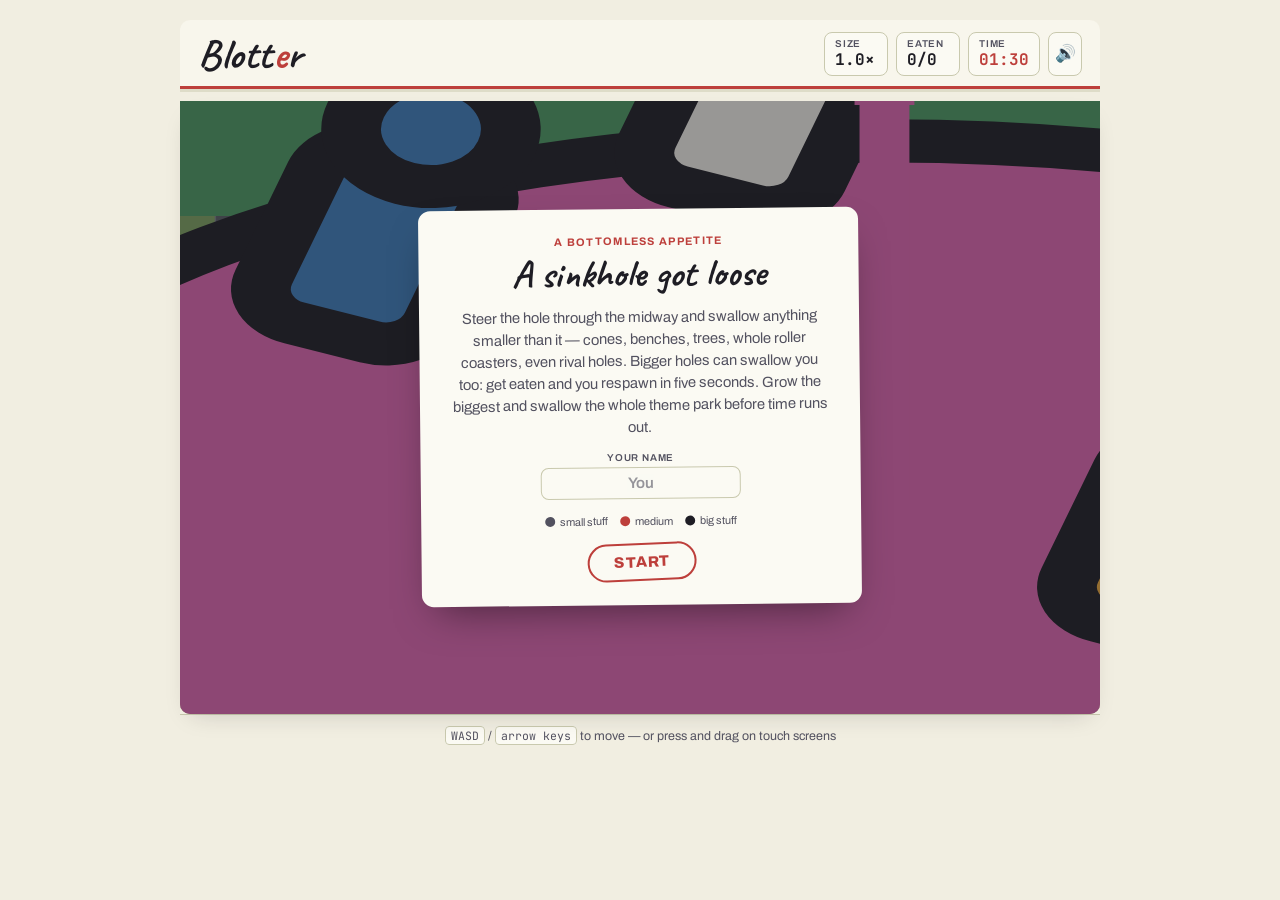
<file: blotter.html>
<!doctype html><html><head><meta charset=utf8><meta name=viewport content="width=device-width,initial-scale=1"><style>:root{color-scheme:light}body{margin:0;padding:0;font:14px -apple-system,BlinkMacSystemFont,sans-serif;background:#faf9f5;color:#141413}img{max-width:100%}[hidden]:not([hidden=until-found i]){display:none!important}</style></head><body>
<meta charset="UTF-8">
<title>Blotter</title>
<link rel="preconnect" href="https://fonts.googleapis.com">
<link rel="stylesheet" href="https://fonts.googleapis.com/css2?family=Caveat:wght@600;700&family=Archivo:wght@500;600;700;800&family=JetBrains+Mono:wght@500;700&display=swap">
<style>
  :root{
    --paper: #F1EEE1;
    --paper-strip: #F8F6EC;
    --paper-line: #C9C9AE;
    --paper-line-soft: #DEDCC8;
    --ink: #1E1D24;
    --ink-soft: #52515F;
    --pen-red: #BD3F3B;
    --pen-blue: #3B5A85;
    --pen-green: #4C7A5E;
    --pen-violet: #6E5A8C;
    --marker-gold: #D89A2E;
    --card: #FBFAF3;
    --shadow: rgba(30,29,34,0.22);
    --grass: #7EA260;
    --road: #585C63;
    --curb: #797D84;
    --road-line: #E8C84D;
    --wood: #8B6B4A;
    --glass: #D9E6E0;
    --boss: #6B2D4F;
  }

  *{ box-sizing:border-box; }

  body{
    background: var(--paper);
    color: var(--ink);
    margin:0;
    font-family:'Archivo', system-ui, sans-serif;
    display:flex;
    justify-content:center;
    padding: 20px 14px 28px;
  }

  .stage{
    width:100%;
    max-width: 920px;
    display:flex;
    flex-direction:column;
    gap:12px;
  }

  .masthead{
    background: var(--paper-strip);
    border-bottom: 3px solid var(--pen-red);
    box-shadow: 0 3px 0 var(--paper-line-soft);
    border-radius: 10px 10px 0 0;
    padding: 12px 18px 10px;
    display:flex;
    align-items:flex-end;
    justify-content:space-between;
    gap: 12px;
    flex-wrap: wrap;
  }

  .brand{
    font-family:'Caveat', cursive;
    font-weight:700;
    font-size: 2.6rem;
    line-height:1;
    margin:0;
    color: var(--ink);
    letter-spacing: 0.5px;
  }
  .brand em{
    font-style:normal;
    color: var(--pen-red);
  }

  .stats{
    display:flex;
    gap:8px;
    flex-wrap:wrap;
  }

  .chip{
    background: var(--card);
    border: 1px solid var(--paper-line);
    border-radius: 8px;
    padding: 5px 10px;
    display:flex;
    flex-direction:column;
    min-width: 64px;
  }
  .chip-label{
    font-size: 0.62rem;
    text-transform:uppercase;
    letter-spacing: 0.08em;
    color: var(--ink-soft);
    font-weight:600;
  }
  .chip-value{
    font-family:'JetBrains Mono', monospace;
    font-variant-numeric: tabular-nums;
    font-weight:700;
    font-size: 1rem;
    color: var(--ink);
  }
  .chip-time .chip-value{ color: var(--pen-red); }

  .sound-btn{
    background: var(--card);
    border: 1px solid var(--paper-line);
    border-radius: 8px;
    width: 34px;
    padding: 0;
    display:flex;
    align-items:center;
    justify-content:center;
    font-size: 1.05rem;
    line-height:1;
    cursor:pointer;
    color: var(--ink-soft);
    transition: background 0.12s ease, transform 0.12s ease;
  }
  .sound-btn:hover{ background: var(--paper-strip); }
  .sound-btn:active{ transform: scale(0.94); }
  .sound-btn:focus-visible{ outline: 2px solid var(--pen-blue); outline-offset: 2px; }

  .canvas-wrap{
    position:relative;
    box-shadow: 0 10px 24px -12px var(--shadow), 0 1px 0 var(--paper-line);
    touch-action:none;
  }

  #game{
    display:block;
    width:100%;
    height:auto;
    aspect-ratio: 3 / 2;
    background: var(--grass);
    border-radius: 0 0 10px 10px;
  }

  .respawn-badge{
    position:absolute;
    top:12px;
    left:50%;
    transform:translateX(-50%) rotate(-1.5deg);
    background: var(--card);
    border: 2px solid var(--pen-red);
    border-radius:999px;
    padding:6px 16px;
    font-family:'Archivo', sans-serif;
    font-weight:700;
    font-size:0.78rem;
    color: var(--pen-red);
    box-shadow: 0 6px 14px -8px var(--shadow);
    pointer-events:none;
  }

  .live-board{
    position:absolute;
    top:12px;
    right:12px;
    background: var(--card);
    border: 1px solid var(--paper-line);
    border-radius:10px;
    padding: 7px 10px 8px;
    box-shadow: 0 6px 14px -8px var(--shadow);
    pointer-events:none;
    min-width: 132px;
    font-family:'Archivo', sans-serif;
  }
  .live-board-title{
    font-size:0.58rem;
    text-transform:uppercase;
    letter-spacing:0.08em;
    font-weight:700;
    color: var(--ink-soft);
    margin: 0 0 4px;
  }
  .live-board-row{
    display:flex;
    align-items:center;
    gap:6px;
    font-size:0.74rem;
    font-weight:600;
    padding: 1.5px 0;
    color: var(--ink);
  }
  .live-board-row.me{ color: var(--pen-red); }
  .live-board-rank{
    font-family:'JetBrains Mono', monospace;
    font-weight:700;
    color: var(--ink-soft);
    width:1.1em;
    flex:0 0 auto;
  }
  .live-board-row.me .live-board-rank{ color: var(--pen-red); }
  .live-board-dot{
    width:7px; height:7px; border-radius:50%; flex:0 0 auto;
  }
  .live-board-name{
    flex:1 1 auto;
    overflow:hidden;
    text-overflow:ellipsis;
    white-space:nowrap;
  }
  .live-board-size{
    font-family:'JetBrains Mono', monospace;
    font-variant-numeric: tabular-nums;
    color: var(--ink-soft);
    flex:0 0 auto;
  }
  .live-board-row.me .live-board-size{ color: var(--pen-red); }
  .live-board-dead{ opacity: 0.45; }

  .hint{
    margin: 2px 4px 0;
    font-size: 0.78rem;
    color: var(--ink-soft);
    text-align:center;
  }
  .hint kbd{
    font-family:'JetBrains Mono', monospace;
    background: var(--card);
    border: 1px solid var(--paper-line);
    border-radius:4px;
    padding: 1px 5px;
    font-size:0.72rem;
  }

  .overlay{
    position:absolute;
    inset:0;
    background: rgba(30,29,34,0.42);
    display:flex;
    align-items:center;
    justify-content:center;
    padding: 16px;
    overflow-y:auto;
    border-radius: 0 0 10px 10px;
  }

  .card{
    background: var(--card);
    border-radius: 12px;
    padding: clamp(16px, 4vw, 26px) clamp(18px, 5vw, 30px) clamp(16px, 4vw, 24px);
    max-width: 440px;
    width:100%;
    text-align:center;
    box-shadow: 0 18px 40px -16px rgba(0,0,0,0.5);
    transform: rotate(-0.6deg);
    margin: auto;
  }
  @media (prefers-reduced-motion: no-preference){
    .card{ animation: settle 0.28s ease-out; }
  }
  @keyframes settle{
    from{ opacity:0; transform: rotate(-0.6deg) translateY(8px) scale(0.97); }
    to{ opacity:1; transform: rotate(-0.6deg) translateY(0) scale(1); }
  }

  .eyebrow{
    margin:0 0 2px;
    text-transform:uppercase;
    letter-spacing:0.12em;
    font-size:0.68rem;
    font-weight:700;
    color: var(--pen-red);
  }
  .card h2{
    font-family:'Caveat', cursive;
    font-size: clamp(1.7rem, 6vw, 2.4rem);
    margin: 0 0 8px;
    color: var(--ink);
  }
  .card p.sub{
    margin: 0 0 14px;
    font-size: clamp(0.82rem, 2.6vw, 0.92rem);
    color: var(--ink-soft);
    line-height:1.5;
  }

  .stamp{
    font-family:'Archivo', sans-serif;
    font-weight:800;
    text-transform:uppercase;
    letter-spacing:0.06em;
    font-size: 0.95rem;
    color: var(--pen-red);
    background: transparent;
    border: 2.5px solid var(--pen-red);
    border-radius: 999px;
    padding: 9px 24px;
    cursor:pointer;
    transform: rotate(-2deg);
    transition: background 0.12s ease, color 0.12s ease, transform 0.12s ease;
  }
  .stamp:hover{ background: var(--pen-red); color: var(--card); }
  .stamp:active{ transform: rotate(-2deg) scale(0.96); }
  .stamp:focus-visible{ outline: 3px solid var(--pen-blue); outline-offset: 3px; }

  .name-field{
    display:flex;
    flex-direction:column;
    align-items:center;
    gap:4px;
    margin: 0 0 16px;
  }
  .name-field label{
    font-size:0.62rem;
    text-transform:uppercase;
    letter-spacing:0.08em;
    font-weight:600;
    color: var(--ink-soft);
  }
  .name-field input{
    font-family:'Archivo', sans-serif;
    font-size:0.95rem;
    font-weight:600;
    color: var(--ink);
    background: var(--card);
    border: 1.5px solid var(--paper-line);
    border-radius:8px;
    padding: 7px 14px;
    text-align:center;
    width: 200px;
    max-width:100%;
  }
  .name-field input:focus{
    outline:none;
    border-color: var(--pen-red);
  }
  .name-field input::placeholder{
    color: var(--ink-soft);
    opacity:0.6;
  }

  .legend{
    display:flex;
    justify-content:center;
    gap: 12px;
    flex-wrap:wrap;
    margin: 0 0 16px;
    font-size: 0.68rem;
    color: var(--ink-soft);
  }
  .legend span{ display:flex; align-items:center; gap:5px; }
  .legend i{
    width:10px; height:10px; border-radius:50%; display:inline-block;
    background: var(--ink-soft);
  }

  .board{
    margin: 2px 0 16px;
    border-top: 1px solid var(--paper-line);
    padding-top: 10px;
    text-align:left;
  }
  .board-title{
    font-size:0.64rem;
    text-transform:uppercase;
    letter-spacing:0.1em;
    font-weight:700;
    color: var(--ink-soft);
    margin: 0 0 6px;
    text-align:center;
  }
  .board-row{
    display:grid;
    grid-template-columns: 1.5em 1fr 3.1em 2.9em 2.7em;
    gap:6px;
    align-items:center;
    padding: 3px 5px;
    border-radius:6px;
    font-size:0.78rem;
  }
  .board-row.head{
    font-size:0.6rem;
    text-transform:uppercase;
    letter-spacing:0.05em;
    color: var(--ink-soft);
    font-weight:700;
  }
  .board-row.me{ background: rgba(189,63,59,0.1); }
  .board-rank{
    font-family:'JetBrains Mono', monospace;
    font-weight:700;
    color: var(--ink-soft);
  }
  .board-name{
    display:flex;
    align-items:center;
    gap:6px;
    font-weight:600;
    overflow:hidden;
    text-overflow:ellipsis;
    white-space:nowrap;
  }
  .board-row.me .board-name{ color: var(--pen-red); }
  .board-dot{
    width:8px; height:8px; border-radius:50%; flex:0 0 auto;
  }
  .board-size, .board-eaten, .board-kos{
    font-family:'JetBrains Mono', monospace;
    font-variant-numeric: tabular-nums;
    text-align:right;
  }

  .hidden{ display:none; }
</style>

<div class="stage">
  <header class="masthead">
    <h1 class="brand">Blott<em>e</em>r</h1>
    <div class="stats">
      <div class="chip"><span class="chip-label">Size</span><span class="chip-value" id="statSize">1.0×</span></div>
      <div class="chip"><span class="chip-label">Eaten</span><span class="chip-value" id="statCount">0/0</span></div>
      <div class="chip chip-time"><span class="chip-label">Time</span><span class="chip-value" id="statTime">01:30</span></div>
      <button class="sound-btn" id="soundBtn" type="button" aria-label="Mute music and sound">🔊</button>
    </div>
  </header>

  <div class="canvas-wrap">
    <canvas id="game"></canvas>
    <div class="respawn-badge hidden" id="respawnBadge">Swallowed! Back in 5s</div>
    <div class="live-board hidden" id="liveBoard"></div>
    <div class="overlay" id="overlay">
      <div class="card">
        <p class="eyebrow" id="overlayEyebrow">A bottomless appetite</p>
        <h2 id="overlayTitle">A sinkhole got loose</h2>
        <p class="sub" id="overlaySub">Steer the hole through the midway and swallow anything smaller than it — cones, benches, trees, whole roller coasters, even rival holes. Bigger holes can swallow you too: get eaten and you respawn in five seconds. Grow the biggest and swallow the whole theme park before time runs out.</p>
        <div class="name-field">
          <label for="nameInput">Your name</label>
          <input type="text" id="nameInput" maxlength="32" placeholder="You" autocomplete="off">
        </div>
        <div class="legend" id="legend">
          <span><i style="background:var(--ink-soft)"></i>small stuff</span>
          <span><i style="background:var(--pen-red)"></i>medium</span>
          <span><i style="background:var(--ink)"></i>big stuff</span>
        </div>
        <div class="board hidden" id="leaderboard"></div>
        <button class="stamp" id="overlayBtn">Start</button>
      </div>
    </div>
  </div>

  <p class="hint"><kbd>WASD</kbd> / <kbd>arrow keys</kbd> to move — or press and drag on touch screens</p>
</div>

<script>
(function(){
  "use strict";

  var root = getComputedStyle(document.documentElement);
  function tok(name){ return root.getPropertyValue(name).trim(); }
  var COLOR = {
    ink: tok('--ink'),
    inkSoft: tok('--ink-soft'),
    red: tok('--pen-red'),
    blue: tok('--pen-blue'),
    green: tok('--pen-green'),
    violet: tok('--pen-violet'),
    gold: tok('--marker-gold'),
    grass: tok('--grass'),
    road: tok('--road'),
    curb: tok('--curb'),
    roadLine: tok('--road-line'),
    wood: tok('--wood'),
    glass: tok('--glass'),
    boss: tok('--boss')
  };

  var canvas = document.getElementById('game');
  var ctx = canvas.getContext('2d');
  var overlay = document.getElementById('overlay');
  var overlayTitle = document.getElementById('overlayTitle');
  var overlayEyebrow = document.getElementById('overlayEyebrow');
  var overlaySub = document.getElementById('overlaySub');
  var overlayBtn = document.getElementById('overlayBtn');
  var nameInput = document.getElementById('nameInput');
  var legendEl = document.getElementById('legend');
  var leaderboardEl = document.getElementById('leaderboard');
  var liveBoardEl = document.getElementById('liveBoard');
  var respawnBadge = document.getElementById('respawnBadge');
  var statSize = document.getElementById('statSize');
  var statCount = document.getElementById('statCount');
  var statTime = document.getElementById('statTime');
  var soundBtn = document.getElementById('soundBtn');

  // ---- Audio: everything procedural (Web Audio API oscillators) — no
  // external files, consistent with this being one self-contained HTML
  // file. A jaunty little carnival-waltz loop for the midway itself, plus
  // short chime/pop effects tied to eating, kills, dying and the end of
  // the match. Created lazily on the first real user gesture (browsers
  // block audio before that anyway), and every sound-producing call
  // guards on audioCtx existing so a browser that refuses Web Audio
  // entirely just plays silently instead of throwing.
  var audioCtx = null, masterGain = null, musicGain = null, sfxGain = null;
  var musicTimer = null, musicOn = true;
  function ensureAudio(){
    if (audioCtx) return;
    try {
      var AC = window.AudioContext || window.webkitAudioContext;
      if (!AC) return;
      audioCtx = new AC();
      masterGain = audioCtx.createGain();
      masterGain.gain.value = musicOn ? 1 : 0;
      masterGain.connect(audioCtx.destination);
      musicGain = audioCtx.createGain();
      musicGain.gain.value = 0.16;
      musicGain.connect(masterGain);
      sfxGain = audioCtx.createGain();
      sfxGain.gain.value = 0.32;
      sfxGain.connect(masterGain);
    } catch (e) { audioCtx = null; }
  }

  // A single short tone with a quick attack/decay envelope — the building
  // block for every sound effect below. type/freq/dur in seconds, startAt
  // an optional audioCtx.currentTime offset for chords/arpeggios.
  function tone(freq, dur, type, gainNode, startAt, peak){
    if (!audioCtx) return;
    var osc = audioCtx.createOscillator();
    var g = audioCtx.createGain();
    var t0 = startAt || audioCtx.currentTime;
    osc.type = type || 'sine';
    osc.frequency.setValueAtTime(freq, t0);
    g.gain.setValueAtTime(0, t0);
    g.gain.linearRampToValueAtTime(peak===undefined?0.9:peak, t0 + Math.min(0.015, dur*0.2));
    g.gain.exponentialRampToValueAtTime(0.001, t0 + dur);
    osc.connect(g); g.connect(gainNode);
    osc.start(t0);
    osc.stop(t0 + dur + 0.02);
  }

  // Small object swallowed — a quick, bright upward blip. Pitch nudged by
  // the object's own size so a big bite reads as a slightly deeper, more
  // satisfying gulp than a nibble on a flower.
  function playEatSound(objR){
    if (!audioCtx) return;
    var base = clamp(520 - (objR/SCALE)*0.6, 260, 520);
    tone(base, 0.09, 'triangle', sfxGain, undefined, 0.7);
    tone(base*1.5, 0.08, 'triangle', sfxGain, audioCtx.currentTime+0.03, 0.4);
  }
  // Swallowed a rival blot — a fuller two-note gulp.
  function playKillSound(){
    if (!audioCtx) return;
    var t0 = audioCtx.currentTime;
    tone(220, 0.14, 'sawtooth', sfxGain, t0, 0.55);
    tone(160, 0.22, 'sawtooth', sfxGain, t0+0.07, 0.55);
  }
  // The player got swallowed — a short descending womp.
  function playDeathSound(){
    if (!audioCtx) return;
    var t0 = audioCtx.currentTime;
    tone(300, 0.12, 'sawtooth', sfxGain, t0, 0.6);
    tone(200, 0.14, 'sawtooth', sfxGain, t0+0.09, 0.55);
    tone(120, 0.3, 'sawtooth', sfxGain, t0+0.18, 0.5);
  }
  // Match over — a little three-note fanfare, major if the player won
  // (cleared the park or finished #1), softer/minor-ish otherwise.
  function playEndSound(cleared){
    if (!audioCtx) return;
    var t0 = audioCtx.currentTime;
    var notes = cleared ? [523.25, 659.25, 783.99, 1046.5] : [392, 349.23, 293.66];
    notes.forEach(function(f, i){ tone(f, 0.32, 'triangle', sfxGain, t0 + i*0.13, 0.55); });
  }

  // The music itself: a simple 3/4 carnival-waltz loop, I-IV-V-I, a
  // plucky arpeggiated melody over a soft bass note on the downbeat of
  // each measure. Scheduled a full loop at a time (not sample-accurate
  // lookahead) — for background ambiance a little drift between loops is
  // inaudible, and it keeps this simple.
  var MUSIC_CHORDS = [
    { bass: 130.81, notes: [261.63, 329.63, 392.00, 523.25] }, // C
    { bass: 174.61, notes: [349.23, 440.00, 523.25, 349.23] }, // F
    { bass: 196.00, notes: [392.00, 493.88, 587.33, 392.00] }, // G
    { bass: 130.81, notes: [261.63, 329.63, 392.00, 261.63] }  // C
  ];
  function scheduleMusicLoop(){
    if (!audioCtx || !musicOn || mode !== 'playing') return;
    var beat = 0.24;
    var t0 = audioCtx.currentTime + 0.05;
    MUSIC_CHORDS.forEach(function(chord, mi){
      var measureStart = t0 + mi*beat*4;
      tone(chord.bass, beat*1.6, 'triangle', musicGain, measureStart, 0.5);
      chord.notes.forEach(function(f, ni){
        tone(f, beat*0.85, 'square', musicGain, measureStart + ni*beat, 0.28);
      });
    });
    var loopDur = MUSIC_CHORDS.length*beat*4;
    musicTimer = setTimeout(scheduleMusicLoop, loopDur*1000);
  }
  function startMusic(){
    ensureAudio();
    if (!audioCtx) return;
    if (audioCtx.state === 'suspended') audioCtx.resume();
    if (musicTimer) clearTimeout(musicTimer);
    scheduleMusicLoop();
  }
  function stopMusic(){
    if (musicTimer) clearTimeout(musicTimer);
    musicTimer = null;
  }
  function setMusicOn(on){
    musicOn = on;
    soundBtn.textContent = on ? '🔊' : '🔇';
    soundBtn.setAttribute('aria-label', on ? 'Mute music and sound' : 'Unmute music and sound');
    if (masterGain) masterGain.gain.value = on ? 1 : 0;
    try { localStorage.setItem('blotterMusicOn', on ? '1' : '0'); } catch(e){}
    if (on) startMusic(); else stopMusic();
  }
  (function initSoundPref(){
    var saved = null;
    try { saved = localStorage.getItem('blotterMusicOn'); } catch(e){}
    musicOn = saved !== '0';
    soundBtn.textContent = musicOn ? '🔊' : '🔇';
  })();
  soundBtn.addEventListener('click', function(){ setMusicOn(!musicOn); });

  // A single linear scale factor applied to every spatial constant (and
  // speed, so travel-time-across-the-map feels the same) in this file —
  // "everything 3x larger, including the map." Object *counts* stay the
  // same: the map's AREA grows 9x (3x each dimension) and each object's
  // own footprint area also grows ~9x (3x radius), so the two scale
  // together and the map doesn't end up feeling sparser or more crowded
  // than before, just bigger.
  var SCALE = 2;
  // An extra multiplier on top of SCALE, applied only to the substantial
  // stuff (rides, buildings, landmarks) — not to the small human-scale
  // clutter (benches, people, fences, and the rest of that same tier:
  // picnic tables, signs, cones, flowers, grass, trees, fountains), which
  // stays at plain SCALE so it still reads as street-level detail next to
  // now much bigger rides, instead of also ballooning into giant benches
  // and giant people. See TIERS below for exactly which tiers get this.
  // "Make everything larger" — but not the small stuff. LAYOUT is a further
  // 1.5x on the rides/buildings (via BIG_SCALE), the roads, the map, the
  // cars and everyone's speed. People, trees, flowers, grass, benches etc.
  // keep their exact sizes, so the small starting hole can still eat them.
  var LAYOUT = 1.5;
  var BIG_SCALE = 3*LAYOUT;
  // Just the world's overall scale now — the actual road grid is irregular
  // (see buildRoadNetwork), not a fixed BLOCK x BLOCK tiling.
  var BLOCK = 750*SCALE*LAYOUT;
  // Wide relative to the starting hole (r=22) on purpose — the road is a
  // fixed-world-size ruler. Roughly road-width-sized at the start, then
  // visibly dwarfed by the hole later, makes growth actually read on screen.
  var ROAD_W = 70*SCALE*LAYOUT;
  // 52x36 blocks — another ~1.67x area on top of the previous 40x28 (itself
  // ~1.64x the 31x22 before it, ~4.9x the original 14x10), so ~13.4x the
  // original play area overall (on top of the 9x from SCALE above).
  // Bumped from 52x36 to 74x52 blocks (~2.06x more area) specifically to
  // give BIG_SCALE room to work — tripling a ride's radius means ~9x the
  // ground area it needs, and without more room to place into, most
  // instances of the biggest rides were failing to find a spot at all no
  // matter how far their counts got cut (observed: log flume and lake at
  // 0/9 and 0/11 even after multiple rounds of reducing every other big
  // tier's count). BLOCK itself is unchanged, so this is purely "more
  // blocks," not "bigger blocks" — small-object scale/density is
  // unaffected.
  // Enlarged again from 74x52 to 92x64 blocks (~1.53x more area) on
  // request; object counts scale up by the same factor (COUNT_SCALE,
  // applied right after TIERS) so the bigger map isn't just emptier.
  var WORLD = { w: BLOCK*92, h: BLOCK*64 };
  // Straight-down bird's-eye view isn't actually what reads as "3D" here —
  // a slightly oblique camera does, the way hole.io's does: the hole reads
  // as an oval instead of a perfect circle, and buildings show a real
  // facade instead of just a roof outline. This is a pure rendering
  // transform — every position, distance and collision check in the game
  // logic stays in true, unsquashed world coordinates; only what gets
  // drawn to the screen is compressed vertically.
  var Y_SQUASH = 0.72;
  var BASE_R = 22*SCALE;
  // No ceiling — growth used to hard-stop at 2000 (90.9x BASE_R), which in
  // practice most of the field was reaching well before time ran out, so
  // the whole back half of every match played out capped at the same size
  // instead of the leaderboard still meaningfully separating. The render
  // side already never assumed a bounded r: blotDrawR caps a blot's DRAWN
  // size to fit the screen independently of its true r, and the camera's
  // own zoom-out is clamped by fitZoom (the "whole map visible" level), so
  // nothing here actually needed a hard cap to stay on-screen or sane.
  var MAX_R = Infinity;
  // A blot's center can never get closer than its own radius to a wall, so a
  // corner squeezes reach from two sides at once (sqrt(2) worse than a flat
  // edge). Swallowing requires FULLY covering the object (see
  // processBlotObjectCollisions), not just touching it — which flips how the
  // object's own radius factors in: touching is *helped* by a bigger object
  // radius (it reaches back toward you), but covering is *hurt* by it (you
  // have to reach past its far edge). This was originally sized against a
  // bounded MAX_R (2000); now that growth is uncapped, an extraordinarily
  // grown blot could in theory still fall just short of fully reaching
  // around a corner to cover the castle sitting there — a rare, cosmetic
  // edge case (one specific object briefly uncoverable), not a stuck-game
  // bug, so not worth chasing with a corresponding CORNER_CLEAR increase.
  var CORNER_CLEAR = 2450*SCALE;
  var CORNERS = [[0,0],[WORLD.w,0],[0,WORLD.h],[WORLD.w,WORLD.h]];
  // Below this many screen pixels, an object is drawn as a plain batched
  // speck instead of its full detailed shape (see render() and
  // lodColorFor) — that's what keeps a fully-zoomed-out view (a hugely
  // grown blot) from running the full draw for every object in the world
  // every frame. It used to skip those objects entirely, which made
  // fences/flowers/trees visibly vanish once you got big; nothing is
  // skipped anymore, only simplified.
  var MIN_VISIBLE_PX = 3.0;
  // Absolute ceiling (world units) on blotDrawR's return value — see there
  // for why this exists. Generous enough that normal play never comes
  // close (the screen-fit formula already caps a blot's drawn size well
  // below this at any zoom that isn't already showing most of the map),
  // it only actually engages once a blot has grown far past what the
  // screen could show anyway.
  var MAX_DRAW_R = 3500*SCALE;
  // Camera zoom's upper bound — how close in the view is EVER allowed to
  // get, at any player size. Used to be a flat 1 (1 world unit = 1 screen
  // pixel), which is actually tighter than comfortableR/player.r even
  // wants for a small starting hole (a small r pushes that ratio above 1)
  // — so the very start of every match, and the first few seconds after
  // every respawn, was pinned at the single tightest zoom the camera
  // could ever be at, showing barely any of the park around you. Lower
  // means more of the surroundings stay visible even at the smallest size.
  var MAX_ZOOM = 0.55;
  var GAME_LENGTH = 90;
  // Only needs to be bigger *at all* to be eligible to eat, not notably
  // bigger — two blots landing within an 8% band of each other used to mean
  // neither could ever eat the other, a dead-end standoff. With this close
  // to 1.0, any real size edge (which the coverage rule still makes you work
  // for) is enough, so two blots are never permanently deadlocked at "the
  // same size."
  var SWALLOW_MARGIN = 1.01;
  // Whether two blots physically collide (bounce apart) instead of letting
  // one overlap into the other for a swallow attempt. This needs to be a
  // much wider gap than SWALLOW_MARGIN: at 1.01, almost any two blots of
  // slightly different size counted as "one can eventually eat the other"
  // and so passed straight through each other, never actually reaching the
  // deep overlap a kill requires — they just ghosted through with no
  // collision at all. Only a blot at least 15% bigger skips the bounce to
  // chase a swallow; anything closer in size (including true ties) crashes
  // and bounces off instead, same as two cars that can't fit past each other.
  var BOUNCE_MARGIN = 1.15;
  // Requiring literal 100% containment (the object's far edge fully inside
  // the hole's circle) reads as "I'm completely over this, why isn't it
  // going in" — the visual wobble on the hole's drawn outline (see
  // drawBlotShape) makes it look fully covered a little before the true
  // circle actually is. 85% of the object's area overlapping is close
  // enough to call "covered" without needing pixel-exact containment.
  var SWALLOW_COVERAGE = 0.85;
  // Lower means each swallowed object grows you less — a slower, more
  // gradual climb instead of a few big bites getting you there. Was 0.09,
  // then cut to 0.06 when growth itself was uncapped and still directly
  // drove the lag — but that lag's actual cause turned out to be
  // blotDrawR not capping collision reach at extreme zoom (see
  // MAX_DRAW_R, added after), not growth speed itself. With that fixed
  // structurally, growth rate is free to just be "however fast feels
  // good" again — raised back up most of the way, short of the original,
  // since a bigger r for longer still means somewhat more per-frame work
  // even below the MAX_DRAW_R ceiling.
  var GROWTH_COEF = 0.08;
  // How much faster or slower the player grows compared to bots (bots
  // always grow at the normal 1x pace — see GROWTH_COEF above). Was 1.35,
  // but combined with bots being slower than the player too (see
  // AI_SPEED_MIN/MAX above), that stacked into "too easy to win" — still
  // a real edge, just not an overwhelming one now that bots can actually
  // keep pace.
  var PLAYER_GROWTH_MULT = 1.15;
  var SWALLOW_DURATION = 0.4;
  var RESPAWN_DELAY = 5;
  // How far a blot's own radius must stay from a wall/corner at all times
  // (beyond the flat "can't clip through the wall" clamp) — without this,
  // nothing stops a blot from growing while parked right against a wall and
  // becoming impossible for anyone to ever fully cover.
  var WALL_BUFFER = 40*SCALE;

  var NAME_POOL = ['winner','davvy','tim','mario','DD','Yeah','kitty',"pls don't eat me",'diana','CCCP','flo','Poppy','best','annnnne','hi',':)))))','charlie','SPAIN','liv','stella',
    'qwerty','...','OKKKAy','BOB','becauz','banana','amazing fatty','bbB','LOTrerY','GEMMYY','100%','abrobaba','USSR','K?ller','Frankenstien','Blooooob',
    'orange','123','Dream','MINI','jelly','isa','mert','person','Jayden','kate'];
  var BOT_COUNT = 8;
  // Used to be slower than the player's fixed 420 across the board — a bot
  // fleeing could never actually be caught, and a bot hunting could never
  // actually catch up, which is a big part of why the game played so easy.
  // Now centered right around the player's own speed, some faster.
  var AI_SPEED_MIN = 390*SCALE*LAYOUT, AI_SPEED_MAX = 460*SCALE*LAYOUT;
  // Hunt/threat radii used to be much larger (1400/1600) to make sure bots
  // noticed each other across the big map. But combined with the swallow
  // rule requiring FULL coverage (not just touching), that backfired badly:
  // with 6 blots spread out, a rival was almost always in range, so bots
  // stayed locked in hunt/flee nearly permanently — and catching a *moving*
  // target under the coverage rule rarely succeeds, so they neither ate food
  // nor landed kills. Keeping these below the average inter-blot distance
  // (which scales with the bigger world below) means a rival is only
  // "noticed" when actually nearby, so food-seeking stays the default and
  // PvP stays an opportunistic event, not a permanent trap.
  var AI_FOOD_R = 950*SCALE*LAYOUT, AI_THREAT_R = 1300*SCALE*LAYOUT, AI_HUNT_R = 1150*SCALE*LAYOUT;
  // Once a bot locks onto the PLAYER specifically, it stays committed to
  // that chase for this long instead of re-evaluating every 0.4-0.8s and
  // bailing the moment something else looks marginally closer — a real
  // hunt, not a flinch. Safety still overrides: a genuine threat is always
  // checked first and breaks the commitment immediately.
  var HUNT_COMMIT = 8;
  // After a commitment window ends without a catch, how long the bot
  // won't re-target the player again — otherwise "giving up" is invisible,
  // since the player is almost always still the nearest prey right after.
  var HUNT_COOLDOWN = 5;
  // How far a bot can notice an ink mark, and how long that mark counts as
  // "fresh" — recent enough to mean something actually just crossed there.
  var AI_SCENT_R = 700*SCALE, SCENT_FRESH = 4;

  // Each tier is zoned to where that kind of thing actually belongs:
  // 'road' = on the street itself (vehicles, roadwork cones), 'roadside' =
  // just off the road edge (sidewalk life, fences/gates), 'block' = inside
  // a city block's interior, clear of every road (buildings, trees, the
  // boss). Largest-first: every zone is a packing problem (fit inside a
  // block interior, or line up along a road), and placing the biggest,
  // hardest-to-fit footprints before the small stuff claims all the
  // remaining gaps is what actually gets every one of them on the map.
  //
  // Counts fall off steeply on purpose: only a handful of tiny things to
  // fight over at the start, forcing real competition, then progressively
  // more headroom through the middle tiers to sustain growth, tapering to a
  // scarce, climactic boss at the very top.
  var TIERS = [
    // A real theme park has ONE flagship castle you can see from
    // everywhere, not a dozen of them — two lets a giant map still have a
    // second landmark without it reading as "castle spam."
    { name:'boss',        r:1750*SCALE*BIG_SCALE, color:COLOR.boss,   count:2,  draw:'castle',          zone:'block' },
    // Counts below for the biggest-footprint rides are lower than they
    // were pre-BIG_SCALE — tripling a ride's radius means ~9x the ground
    // area it needs, and the map itself didn't grow this round, so
    // leaving the old counts in place meant most instances of these
    // specific tiers silently failed to find room at all (observed:
    // coasterClassic/logflume/lake placing at 0, others at a small
    // fraction of target). Smaller-footprint "big" tiers (droptower,
    // hauntedhouse, gamestall, windmill, watertower — all narrow relative
    // to their radius, or just not that big to begin with) kept fitting
    // fine at their original counts and are unchanged.
    { name:'coasterLoop',       r:480*SCALE*BIG_SCALE, color:COLOR.red,    count:20,  draw:'coaster_loop',       zone:'block' },
    { name:'coasterClassic',    r:500*SCALE*BIG_SCALE, color:COLOR.violet, count:20,  draw:'coaster_classic',    zone:'block' },
    { name:'coasterCorkscrew',  r:460*SCALE*BIG_SCALE, color:COLOR.gold,   count:20,  draw:'coaster_corkscrew',  zone:'block' },
    // Just two ferris wheels, like the castle — one landmark per corner of
    // the map instead of dozens; the slots they used to fill went to the
    // coasters above instead (see the tier.count<=3 landmark spacing rule
    // in generateWorld, which also keeps these two from landing near
    // each other).
    { name:'ferriswheel', r:280*SCALE*BIG_SCALE, color:COLOR.violet,  count:2, draw:'ferriswheel',      zone:'block' },
    { name:'carousel',    r:170*SCALE*BIG_SCALE, color:COLOR.red,     count:62, draw:'carousel',         zone:'block' },
    { name:'teacups',     r:150*SCALE*BIG_SCALE, color:COLOR.violet,  count:62, draw:'teacups',          zone:'block' },
    { name:'droptower',   r:90*SCALE*BIG_SCALE,  color:COLOR.red,     count:50, draw:'droptower',        zone:'block' },
    { name:'bumpercars',  r:180*SCALE*BIG_SCALE, color:COLOR.blue,    count:22, draw:'bumpercars',       zone:'block' },
    // Four more genuinely different attractions — not just more coasters —
    // so the park reads unmistakably as a theme park at a glance instead
    // of "rows of similar-looking rides."
    { name:'swingride',   r:150*SCALE*BIG_SCALE, color:COLOR.violet,  count:20, draw:'swingride',        zone:'block' },
    { name:'logflume',    r:340*SCALE*BIG_SCALE, color:COLOR.blue,    count:9, draw:'logflume',         zone:'block' },
    { name:'hauntedhouse',r:95*SCALE*BIG_SCALE,  color:COLOR.violet,  count:55, draw:'hauntedhouse',     zone:'block' },
    { name:'gamestall',   r:55*SCALE*BIG_SCALE,  color:COLOR.red,     count:110, draw:'gamestall',        zone:'roadside' },
    { name:'lake',        r:190*SCALE*BIG_SCALE, color:COLOR.blue,    count:11, draw:'lake',             zone:'block' },
    { name:'viking',      r:200*SCALE*BIG_SCALE, color:COLOR.wood,    count:16, draw:'viking',           zone:'block' },
    { name:'windmill',    r:95*SCALE*BIG_SCALE,  color:COLOR.red,     count:74, draw:'windmill',         zone:'block' },
    { name:'restaurant',  r:85*SCALE*BIG_SCALE,  color:COLOR.red,     count:110, draw:'restaurant',       zone:'block' },
    { name:'watertower',  r:95*SCALE*BIG_SCALE,  color:COLOR.inkSoft, count:66, draw:'watertower',       zone:'block' },
    // queueline/archgate are no longer independently scattered — placeRideQueues()
    // (called from generateWorld right after this loop) attaches one of each
    // directly to every ride's own entrance instead, so lines actually lead
    // somewhere. Metadata (r/color) is still read from these two entries.
    { name:'archgate',    r:70*SCALE*BIG_SCALE,  color:COLOR.gold,    count:0, draw:'archgate',         zone:'roadside' },
    { name:'queueline',   r:90*SCALE*BIG_SCALE,  color:COLOR.ink,     count:0, draw:'queue',            zone:'block' },
    { name:'gate',        r:46*SCALE,  color:COLOR.wood,    count:0,   draw:'fence',      zone:'roadside' }, // count is unused for fences — see generateWorld, which fills every valid roadside slot instead
    // Counts roughly doubled across the board — the map grew ~2x in area
    // a few rounds back (to make room for BIG_SCALE rides) but these never
    // got a matching bump, so the small/clutter layer had quietly thinned
    // out relative to how spacious everything else now is.
    { name:'fountain',    r:35*SCALE,  color:COLOR.blue,    count:280, draw:'fountain',    zone:'block' },
    { name:'tree',        r:22*SCALE,  color:COLOR.green,   count:2700, draw:'tree',       zone:'block' },
    { name:'person',      r:15*SCALE,  color:COLOR.inkSoft, count:2300, draw:'person',     zone:'roadside' },
    // A separate small tier, not a fraction of the one above — some
    // people are actually out crossing/walking the road itself, not just
    // always parked along the sidewalk.
    { name:'personRoad',  r:15*SCALE,  color:COLOR.inkSoft, count:440,  draw:'person',     zone:'road' },
    { name:'picnictable', r:14*SCALE, color:COLOR.wood,    count:860, draw:'picnictable', zone:'roadside' },
    { name:'bench',      r:12*SCALE,  color:COLOR.wood,    count:1450, draw:'bench',      zone:'roadside' },
    { name:'sign',       r:10*SCALE,  color:COLOR.blue,    count:1580, draw:'sign',       zone:'roadside' },
    { name:'cone',       r:9*SCALE,   color:COLOR.gold,    count:2640, draw:'cone',       zone:'road' },
    { name:'flower',     r:8*SCALE,   color:COLOR.green,   count:3140, draw:'flower',     zone:'block' },
    { name:'grass',      r:7*SCALE,   color:COLOR.green,   count:4300, draw:'grass',      zone:'block' }
  ];

  // Counts grow with the map's area so density stays what it was. The
  // castle and ferris wheels (count <= 3) stay as the two-landmark
  // exceptions; fences, queues and gates (count 0) already scale with
  // road length / their rides on their own.
  var COUNT_SCALE = 1.5;
  // The small clutter also gets extra on top, because the map's area grew
  // by LAYOUT^2 (2.25x) while its objects did not get any bigger — without
  // it the park would thin out. Big tiers don't need it: their footprints
  // grew by the same 2.25x as the map.
  var SMALL_EXTRA = 1.6;
  var SMALL_TIER_NAMES = ['fountain','tree','person','personRoad','picnictable','bench','sign','cone','flower','grass'];
  TIERS.forEach(function(tr){
    if (tr.count > 3) tr.count = Math.round(tr.count * COUNT_SCALE * (SMALL_TIER_NAMES.indexOf(tr.name) !== -1 ? SMALL_EXTRA : 1));
  });

  // A block of rides (or trees, or people) that are all one stamped color
  // read as one asset repeated, no matter how well each individual one is
  // drawn — genuinely different hues per instance, not just a shade jitter
  // on the same base color, is what actually makes a midway or a crowd look
  // populated instead of cloned.
  var LAKE_COLORS = ['#3E7DBB','#4A8FC7','#3568A0','#4A7FAE'];
  var SHIRT_COLORS = ['#C0453D','#3E7DBB','#4C9A63','#D6A82A','#8B5E9E','#E0752E','#4A4A52','#2F8F8A'];
  var FLOWER_COLORS = ['#D64550','#E8A63C','#D65FA8','#8B5E9E','#F0EFE8','#4A8FD6'];
  var WINDMILL_COLORS = ['#F0EFE8','#D9CDB8','#C0453D','#4A8FC7'];
  var WATERTOWER_COLORS = ['#8B95A0','#7A8590','#94A3AD','#6E7A85'];
  var GONDOLA_COLORS = ['#D64550','#3E7DBB','#E8A63C','#4C9A63','#8B5E9E'];
  // Coaster track/train colors, restaurant stand awnings, entrance gates —
  // all bright and saturated on purpose, the "midway" palette a real
  // theme park leans on hard to stand out against the greenery.
  var COASTER_COLORS = ['#D64550','#3E7DBB','#E8A63C','#4C9A63','#D65FA8'];
  var RESTAURANT_COLORS = ['#D64550','#E8A63C','#3E7DBB','#4C9A63','#8B5E9E','#E0752E'];
  var VIKING_COLORS = ['#8B6B4A','#6E5A48','#A85C3E','#7C5A3E'];
  var GATE_COLORS = ['#D89A2E','#C0453D','#3E7DBB','#4C9A63'];
  var CAROUSEL_COLORS = ['#D64550','#E8A63C','#3E7DBB','#D65FA8'];
  var TEACUP_COLORS = ['#D65FA8','#3E7DBB','#E8A63C','#4C9A63','#8B5E9E'];
  var DROPTOWER_COLORS = ['#C0453D','#3E7DBB','#4A4A52'];
  var BUMPERCAR_COLORS = ['#D64550','#3E7DBB','#E8A63C','#4C9A63','#D65FA8','#8B5E9E'];
  var SWING_COLORS = ['#D64550','#3E7DBB','#E8A63C','#4C9A63','#D65FA8'];
  var FLUME_COLORS = ['#3E7DBB','#4A8FC7','#2F8F8A','#4C9A63'];
  // Deliberately out of step with the bright midway palette everywhere
  // else — a haunted house should look like it doesn't belong.
  var HAUNTED_COLORS = ['#3A2A45','#2E2338','#4A3355','#241A2E'];
  var GAMESTALL_COLORS = ['#D64550','#E8A63C','#3E7DBB','#4C9A63','#D65FA8'];
  // Instance size and height ranges, per draw type — a fleet of
  // identically-sized coasters reads as flat no matter the palette; real
  // variety needs some genuinely bigger/taller than others. Same idea for
  // trees: a park full of identical-height trees looks planted by machine,
  // not grown.
  var SIZE_RANGE = { tree: [0.6, 0.97], lake: [0.7, 1.6], coaster_loop: [0.85, 1.3], coaster_classic: [0.85, 1.3], coaster_corkscrew: [0.85, 1.3], ferriswheel: [0.8, 1.3], viking: [0.8, 1.25], carousel: [0.8, 1.25], teacups: [0.8, 1.2], droptower: [0.85, 1.3], bumpercars: [0.8, 1.25], swingride: [0.85, 1.2], logflume: [0.85, 1.25], hauntedhouse: [0.85, 1.2], gamestall: [0.85, 1.15] };
  var HEIGHT_RANGE = { tree: [0.7, 1.7] };

  var blots, player, objects, particles, fountains, totalCount, timeLeft;
  var camera = { x:0, y:0, zoom:1 };
  var viewW = 0, viewH = 0, dpr = 1;
  var keys = {};
  var pointerActive = false, pointerWorld = {x:0,y:0};
  var mode = 'start'; // start | playing | ended
  var lastTime = 0;
  var t = 0;
  var liveBoardTimer = 0;

  function rand(a,b){ return a + Math.random()*(b-a); }
  function dist(ax,ay,bx,by){ var dx=ax-bx, dy=ay-by; return Math.sqrt(dx*dx+dy*dy); }
  function clamp(v,a,b){ return Math.max(a, Math.min(b, v)); }
  // A deterministic per-instance RNG (mulberry32) — every ride gets a
  // fixed seed at placement time (see generateWorld) so its procedural
  // shape (coaster track layout, teacup phase, etc.) comes out the same
  // every frame instead of reshuffling itself each time it's drawn, while
  // still giving every individual instance its own unique layout.
  function makeRng(seed){
    var s = seed >>> 0;
    return function(){
      s = (s + 0x6D2B79F5) | 0;
      var v = Math.imul(s ^ (s >>> 15), 1 | s);
      v = (v + Math.imul(v ^ (v >>> 7), 61 | v)) ^ v;
      return ((v ^ (v >>> 14)) >>> 0) / 4294967296;
    };
  }
  // What fraction of the smaller circle's (r's) area is covered by the
  // bigger one (R), given the distance between their centers — the actual
  // lens-overlap area of two circles, not a distance-only approximation.
  function circleOverlapFraction(d, R, r){
    if (d >= R+r) return 0;
    if (d <= Math.abs(R-r)) return 1;
    var r2=r*r, R2=R*R, d2=d*d;
    var part1 = r2*Math.acos(clamp((d2+r2-R2)/(2*d*r), -1, 1));
    var part2 = R2*Math.acos(clamp((d2+R2-r2)/(2*d*R), -1, 1));
    var part3 = 0.5*Math.sqrt(Math.max(0, (-d+r+R)*(d+r-R)*(d-r+R)*(d+r+R)));
    return (part1+part2-part3) / (Math.PI*r2);
  }
  // The leaderboard inserts names via innerHTML — a custom player name has
  // to be escaped or it'd be an HTML/script injection point.
  function escapeHtml(s){
    var d = document.createElement('div');
    d.textContent = s;
    return d.innerHTML;
  }
  function playerNameFromInput(){
    var v = nameInput.value.trim();
    return v.length ? v.slice(0,32) : 'You';
  }

  function resize(){
    var rect = canvas.getBoundingClientRect();
    viewW = rect.width;
    viewH = rect.height;
    dpr = window.devicePixelRatio || 1;
    canvas.width = Math.round(viewW * dpr);
    canvas.height = Math.round(viewH * dpr);
    ctx.setTransform(dpr,0,0,dpr,0,0);
  }
  window.addEventListener('resize', resize);

  function makeBlot(name, isPlayer, color, speed){
    return {
      name:name, isPlayer:isPlayer, color:color, speed:speed,
      x:0, y:0, r:BASE_R, targetR:BASE_R, bump:0,
      alive:true, respawnAt:0,
      eaten:0, kills:0, deaths:0, peakR:BASE_R,
      wobbleSeed: rand(0,100),
      aiTimer:0, aiTarget:null, aiMode:'wander', aiWanderPoint:null,
      huntCommitUntil:0, huntCooldownUntil:0
    };
  }

  function randomPoint(margin){
    return { x: rand(margin, WORLD.w-margin), y: rand(margin, WORLD.h-margin) };
  }

  function shuffled(arr){
    var a = arr.slice();
    for(var i=a.length-1;i>0;i--){
      var j = Math.floor(Math.random()*(i+1));
      var tmp = a[i]; a[i] = a[j]; a[j] = tmp;
    }
    return a;
  }

  // A real street grid isn't a perfect checkerboard: blocks aren't all the
  // same size, and not every street runs the full width of the city — some
  // dead-end, some are missing a cross-street entirely. This builds that
  // once per game: irregularly-spaced line positions (vLines/hLines), plus
  // an explicit list of the actual drivable segments between intersections
  // (roadSegments), each one independently a coin-flip to exist at all. A
  // "missing" segment just means that stretch is open block/grass instead
  // of pavement — which is what reads as a dead end or a T-junction instead
  // of every road punching straight through to the world edge.
  var vLines, hLines, xBounds, yBounds, roadSegments;
  function buildRoadNetwork(){
    vLines = [];
    for (var x = rand(500*SCALE*LAYOUT,900*SCALE*LAYOUT); x < WORLD.w-400*SCALE*LAYOUT; x += rand(560*SCALE*LAYOUT,980*SCALE*LAYOUT)) vLines.push(x);
    hLines = [];
    for (var y = rand(500*SCALE*LAYOUT,900*SCALE*LAYOUT); y < WORLD.h-400*SCALE*LAYOUT; y += rand(560*SCALE*LAYOUT,980*SCALE*LAYOUT)) hLines.push(y);
    xBounds = [0].concat(vLines, [WORLD.w]);
    yBounds = [0].concat(hLines, [WORLD.h]);

    roadSegments = [];
    vLines.forEach(function(lx){
      for (var i=0; i<yBounds.length-1; i++){
        if (Math.random() < 0.8) roadSegments.push({vertical:true, pos:lx, from:yBounds[i], to:yBounds[i+1]});
      }
    });
    hLines.forEach(function(ly){
      for (var i=0; i<xBounds.length-1; i++){
        if (Math.random() < 0.8) roadSegments.push({vertical:false, pos:ly, from:xBounds[i], to:xBounds[i+1]});
      }
    });

    // Every road segment runs between two grid intersections, and vertical
    // and horizontal segments share the exact same coordinate values at
    // those intersections — so a plain "x,y" key finds every segment that
    // meets at a given corner. Cars use this to pick which road to turn
    // onto when they reach the end of the one they're on.
    carNodes = {};
    roadSegments.forEach(function(seg){
      var ends = seg.vertical
        ? [[seg.pos, seg.from, true], [seg.pos, seg.to, false]]
        : [[seg.from, seg.pos, true], [seg.to, seg.pos, false]];
      ends.forEach(function(e){
        var key = e[0] + ',' + e[1];
        (carNodes[key] || (carNodes[key] = [])).push({ seg: seg, atFrom: e[2] });
      });
    });
  }

  // Cars: real moving traffic. They live in `objects` like everything else
  // (so they're eaten, drawn, culled and ink-marked by the same code) but
  // drive along roadSegments each frame, keeping the spatial grid in sync
  // as they cross cells. Right-hand traffic, one lane each way, turning
  // at random at intersections (U-turning at a dead end).
  var carNodes, cars = [];
  // Tripled from the original 1,800 base (on top of COUNT_SCALE) on
  // request: ~8,100 cars on the road network.
  var CAR_COUNT = Math.round(5400 * COUNT_SCALE * LAYOUT);
  var CAR_R = 26*SCALE*LAYOUT;
  var CAR_LANE = ROAD_W*0.24;
  var CAR_COLORS = ['#D64550','#3E7DBB','#E8A63C','#4C9A63','#D65FA8','#F0EFE8','#4A4A52','#2F8F8A'];
  function carTarget(c){
    var seg = c.seg;
    if (seg.vertical){
      c.tx = seg.pos + (c.dir>0 ? -CAR_LANE : CAR_LANE); c.ty = c.along;
      c.targetHeading = c.dir>0 ? Math.PI/2 : -Math.PI/2;
    } else {
      c.tx = c.along; c.ty = seg.pos + (c.dir>0 ? CAR_LANE : -CAR_LANE);
      c.targetHeading = c.dir>0 ? 0 : Math.PI;
    }
  }
  function placeCars(){
    cars = [];
    var total = 0;
    roadSegments.forEach(function(s){ total += s.to - s.from; });
    for (var i=0; i<CAR_COUNT; i++){
      var pick = Math.random()*total, seg = roadSegments[0];
      for (var si=0; si<roadSegments.length; si++){
        pick -= roadSegments[si].to - roadSegments[si].from;
        if (pick <= 0){ seg = roadSegments[si]; break; }
      }
      var c = {
        kind:'food', tier:-2, r:CAR_R, draw:'car', shirtColor:null,
        color: shadeColor(CAR_COLORS[Math.floor(Math.random()*CAR_COLORS.length)], rand(-0.08,0.06)),
        rot:0, heading:0, heightMul:1, seed:Math.floor(rand(1,999999)),
        alive:true, swallowing:false, swallowT:0, swallower:null,
        seg:seg, dir: Math.random()<0.5 ? 1 : -1,
        along: rand(seg.from+CAR_R, Math.max(seg.from+CAR_R+1, seg.to-CAR_R)),
        speed: rand(120,260)*SCALE*LAYOUT
      };
      carTarget(c);
      c.x = c.tx; c.y = c.ty; c.heading = c.targetHeading;
      objects.push(c); cars.push(c);
      totalCount++;
    }
  }
  function gridKeyOf(x, y){ return Math.floor(x/GRID_CELL) + ',' + Math.floor(y/GRID_CELL); }
  function updateCars(dt){
    for (var i=0; i<cars.length; i++){
      var c = cars[i];
      if (c.swallowing || !c.alive) continue;
      var k0 = gridKeyOf(c.x, c.y);
      var seg = c.seg;
      c.along += c.dir * c.speed * dt;
      var endAt = null;
      if (c.dir>0 && c.along >= seg.to) endAt = seg.to;
      else if (c.dir<0 && c.along <= seg.from) endAt = seg.from;
      if (endAt !== null){
        var key = seg.vertical ? (seg.pos + ',' + endAt) : (endAt + ',' + seg.pos);
        var opts = (carNodes[key] || []).filter(function(n){ return n.seg !== seg; });
        if (opts.length){
          var n = opts[Math.floor(Math.random()*opts.length)];
          c.seg = n.seg;
          c.along = n.atFrom ? n.seg.from : n.seg.to;
          c.dir = n.atFrom ? 1 : -1;
        } else {
          c.dir = -c.dir;
          c.along = endAt;
        }
      }
      carTarget(c);
      // The coordinate along the road is exact; only the sideways lane
      // offset (and heading) ease toward their target, so a turn glides
      // into the new lane instead of snapping.
      var k = Math.min(1, dt*8);
      if (c.seg.vertical){ c.y = c.ty; c.x += (c.tx - c.x)*k; }
      else { c.x = c.tx; c.y += (c.ty - c.y)*k; }
      var dh = c.targetHeading - c.heading;
      while (dh > Math.PI) dh -= Math.PI*2;
      while (dh < -Math.PI) dh += Math.PI*2;
      c.heading += dh*Math.min(1, dt*7);
      var k1 = gridKeyOf(c.x, c.y);
      if (k1 !== k0){
        var bucket = objectGrid[k0];
        if (bucket){ var bi = bucket.indexOf(c); if (bi !== -1) bucket.splice(bi,1); }
        (objectGrid[k1] || (objectGrid[k1] = [])).push(c);
      }
    }
  }

  // A "neat line of fences on both sides of the road" needs to actually be
  // a line — evenly spaced along the road, not independently randomly
  // scattered (the old randomRoadsidePoint gave each fence its own random
  // spot and side, so they clustered and gapped unpredictably). This lays
  // out every valid post position on both sides of every actual road
  // segment up front, in a shuffled order, so whichever ones end up placed
  // still fall on the regular grid and read as a real fence line rather
  // than a scatter — and never appear along a segment that's missing.
  // Doubled on request — fences used to visibly vanish once you'd grown
  // big enough that the camera zoomed out past their on-screen size (see
  // MIN_VISIBLE_PX in render()), which read as a glitch rather than a
  // deliberate performance choice. Halving how many there are in the
  // first place (one empty slot between each remaining post, not just a
  // shorter line) cuts the worst-case draw count directly at the source,
  // so that dynamic cutoff matters far less in practice — it's still
  // there as a safety net for extreme zoom-out, but reaching it should be
  // rare now instead of routine.
  var FENCE_SPACING = 360*SCALE*LAYOUT;
  function fenceCandidates(){
    var perp = ROAD_W/2 + 45*SCALE*LAYOUT;
    var list = [];
    roadSegments.forEach(function(seg){
      if (seg.vertical){
        for (var y=seg.from+FENCE_SPACING/2; y<seg.to; y+=FENCE_SPACING){
          [-perp, perp].forEach(function(off){
            var x = seg.pos+off;
            if (x>60*SCALE && x<WORLD.w-60*SCALE) list.push({x:x, y:y, vertical:true});
          });
        }
      } else {
        for (var x2=seg.from+FENCE_SPACING/2; x2<seg.to; x2+=FENCE_SPACING){
          [-perp, perp].forEach(function(off){
            var y2 = seg.pos+off;
            if (y2>60*SCALE && y2<WORLD.h-60*SCALE) list.push({x:x2, y:y2, vertical:false});
          });
        }
      }
    });
    return shuffled(list);
  }

  function randomRoadsidePoint(margin){
    var seg = roadSegments[Math.floor(Math.random()*roadSegments.length)];
    var side = Math.random() < 0.5 ? -1 : 1;
    var offset = side * rand(ROAD_W/2 + 20*SCALE*LAYOUT, ROAD_W/2 + 90*SCALE*LAYOUT);
    var along = rand(seg.from+40*SCALE, Math.max(seg.from+41*SCALE, seg.to-40*SCALE));
    if (seg.vertical){
      return { x: clamp(seg.pos+offset, margin, WORLD.w-margin), y: along, vertical: true };
    }
    return { x: along, y: clamp(seg.pos+offset, margin, WORLD.h-margin), vertical: false };
  }

  // Vehicles and road-work markers sit on the street itself, near a lane center.
  function randomRoadPoint(){
    var seg = roadSegments[Math.floor(Math.random()*roadSegments.length)];
    var laneOffset = rand(-20*SCALE, 20*SCALE);
    var along = rand(seg.from+40*SCALE, Math.max(seg.from+41*SCALE, seg.to-40*SCALE));
    if (seg.vertical) return { x: seg.pos+laneOffset, y: along, vertical: true };
    return { x: along, y: seg.pos+laneOffset, vertical: false };
  }

  // Buildings and trees sit inside a block's interior, clear of every road on
  // all four sides — never straddling a street. Blocks are the irregular
  // cells between neighboring grid lines, not a fixed BLOCK x BLOCK square.
  function randomBlockPoint(objR){
    var bx = Math.floor(rand(0, xBounds.length-1));
    var by = Math.floor(rand(0, yBounds.length-1));
    var inset = ROAD_W/2 + objR + 14;
    var x0 = xBounds[bx]+inset, x1 = xBounds[bx+1]-inset;
    var y0 = yBounds[by]+inset, y1 = yBounds[by+1]-inset;
    var cx = x1>x0 ? rand(x0,x1) : (xBounds[bx]+xBounds[bx+1])/2;
    var cy = y1>y0 ? rand(y0,y1) : (yBounds[by]+yBounds[by+1])/2;
    return { x: clamp(cx, objR+10*SCALE, WORLD.w-objR-10*SCALE), y: clamp(cy, objR+10*SCALE, WORLD.h-objR-10*SCALE) };
  }

  function placeBlotSafely(blot){
    var margin = blot.r + WALL_BUFFER;
    var best = null, bestD = -1;
    for(var tries=0; tries<20; tries++){
      var p = randomPoint(margin);
      // Never spawn (or respawn) a blot inside the same corner trap food
      // objects are kept out of — otherwise a cornered blot, AI or player,
      // can become impossible for anyone else to ever fully cover and eat.
      var nearCorner = false;
      for(var ci=0; ci<CORNERS.length; ci++){
        if (dist(p.x,p.y,CORNERS[ci][0],CORNERS[ci][1]) < CORNER_CLEAR){ nearCorner=true; break; }
      }
      if (nearCorner) continue;
      var minD = Infinity;
      for(var i=0;i<blots.length;i++){
        var b = blots[i];
        if (b===blot || !b.alive) continue;
        minD = Math.min(minD, dist(p.x,p.y,b.x,b.y));
      }
      if (best===null || minD>bestD){ bestD=minD; best=p; }
      if (minD===Infinity || minD>900*SCALE) break;
    }
    if (best===null) best = { x: WORLD.w/2, y: WORLD.h/2 };
    blot.x = best.x; blot.y = best.y;
  }

  function generateWorld(){
    objects = [];
    particles = [];
    totalCount = 0;
    objectGrid = {};
    bigPlaced = [];
    buildRoadNetwork();

    blots = [];
    player = makeBlot(playerNameFromInput(), true, COLOR.gold, 420*SCALE*LAYOUT);
    blots.push(player);
    placeBlotSafely(player);
    // Shuffled fresh each game and taken without replacement, so bot names
    // never repeat within one match but vary game to game.
    var gameNames = shuffled(NAME_POOL).slice(0, BOT_COUNT);
    for(var i=0;i<BOT_COUNT;i++){
      var bot = makeBlot(gameNames[i], false, [COLOR.red,COLOR.blue,COLOR.green,COLOR.violet,COLOR.inkSoft][i%5], rand(AI_SPEED_MIN,AI_SPEED_MAX));
      blots.push(bot);
      placeBlotSafely(bot);
    }

    // Queues used to be placed only after EVERY tier in TIERS had already
    // gone down — including the thousands of trees, fences, benches and
    // grass tufts scattered right up next to every ride. By the time a
    // queue got its turn, the space immediately beside most rides was
    // already cluttered, so most rides ended up with no queue at all
    // (observed: only ~25% actually got one). Splitting the loop so every
    // ride-scale tier places first, then queues claim their spot, THEN
    // the small clutter fills in whatever's left, gives queues first
    // pick of the space right next to their own ride instead of leftovers.
    var smallStartIdx = TIERS.findIndex(function(tr){ return tr.name === 'gate'; });
    function placeTierObjects(tier, tierIdx){
      var fenceCands = tier.draw==='fence' ? fenceCandidates() : null;
      var fenceIdx = 0;
      // A "line of fences" means every valid roadside slot gets filled, not
      // a fixed headcount picked from a shuffled subset of them (that read
      // as a random scatter instead of a line) — so bound the loop by the
      // full candidate list length rather than tier.count.
      var placeCount = fenceCands ? fenceCands.length : tier.count;
      var sizeRange = SIZE_RANGE[tier.draw];
      var heightRange = HEIGHT_RANGE[tier.draw] || [0.82, 1.22];
      for(var k=0;k<placeCount;k++){
        // Rolled once per slot (not per try) so a slot's size stays
        // consistent across retries instead of reshuffling every attempt.
        var instanceR = sizeRange ? tier.r * rand(sizeRange[0], sizeRange[1]) : tier.r;
        var placed = false;
        for(var tries=0; tries<260 && !placed; tries++){
          var margin = instanceR+30*SCALE;
          var p;
          if (fenceCands){
            if (fenceIdx >= fenceCands.length) break;
            p = fenceCands[fenceIdx++];
          } else {
            p = tier.zone==='road' ? randomRoadPoint()
              : tier.zone==='roadside' ? randomRoadsidePoint(margin)
              : randomBlockPoint(instanceR);
          }
          var x = p.x, y = p.y;
          var nearCorner = false;
          for(var ci=0; ci<CORNERS.length; ci++){
            if (dist(x,y,CORNERS[ci][0],CORNERS[ci][1]) < CORNER_CLEAR){ nearCorner=true; break; }
          }
          if (nearCorner) continue;
          var nearBlot = false;
          for(var bi=0; bi<blots.length; bi++){
            if (dist(x,y,blots[bi].x,blots[bi].y) < instanceR+140*SCALE){ nearBlot=true; break; }
          }
          if (nearBlot) continue;
          // A tier with only a couple of instances (the castle, the ferris
          // wheel) is meant to read as scattered landmarks, not a pair that
          // happened to land in the same corner of the map — so for those
          // specifically, also require real distance from every earlier
          // instance of the SAME tier, not just generic non-overlap. Must
          // be an explicit list, not a "tier.count<=3" heuristic — fence/
          // queue/archgate all declare count:0 as a sentinel (their real
          // count comes from elsewhere), which that heuristic accidentally
          // matched too: it required every single fence post to sit
          // 9000+ units from every other fence post, collapsing thousands
          // of them down to a small handful.
          if (tier.draw==='castle' || tier.draw==='ferriswheel'){
            var landmarkMinSep = Math.min(WORLD.w, WORLD.h) * 0.35;
            var tooCloseToSibling = false;
            for (var si=0; si<objects.length; si++){
              if (objects[si].tier === tierIdx && dist(x,y,objects[si].x,objects[si].y) < landmarkMinSep){
                tooCloseToSibling = true; break;
              }
            }
            if (tooCloseToSibling) continue;
          }
          // Clear separation, not just non-overlapping circles — several
          // shapes (the castle's twin towers, cars/buses' wide bodies)
          // draw MUCH wider than their own gameplay radius r (the castle
          // draws at 2.5x r — a 1.15x fudge on r never came close to
          // covering that), so a spacing check based on r alone still let
          // a house's drawn silhouette land right on top of a castle's.
          // Use each shape's actual drawn half-width instead. Packed a
          // little tighter than a full 1.1x pad — rides especially read
          // better clustered into a real midway than evenly spaced out.
          var vr1 = instanceR * (SHAPE_WIDTH[tier.draw] || 1.2) / 2;
          if (!hasClearance(x, y, vr1, null, 1.0, 6*SCALE)) continue;
          // Vehicles align with their lane; fences run parallel to the road
          // they line, not at a random angle; buildings sit grid-aligned
          // (a real city skyline doesn't have each tower tilted its own
          // random way — that's what was reading as "not standing upright"
          // even after the wall/roof fix, on top of the alignment bug
          // above). Only organic things (trees, people) get real variety.
          // Everything stands perfectly upright: rot is always 0, the same
          // way cars work. Rotating an object rotates its WALL too, so a
          // random tilt leaned every tree/person/bench ~20 degrees, and a
          // fence along a vertical road (rot 90) lay on its side. A
          // fence's direction is drawn inside its own sprite instead (see
          // o.vertical in drawShapePath), leaving the wall upright.
          var rot = 0;
          // Genuinely different hues per instance — not just a shade jitter
          // on one base color — for the tiers where "identical copies" was
          // the actual complaint (rides, restaurants, people's shirts).
          // Everything else keeps the older subtle per-instance jitter.
          var basePalette = tier.draw==='lake' ? LAKE_COLORS
            : tier.draw==='windmill' ? WINDMILL_COLORS
            : tier.draw==='watertower' ? WATERTOWER_COLORS
            : (tier.draw==='coaster_loop' || tier.draw==='coaster_classic' || tier.draw==='coaster_corkscrew') ? COASTER_COLORS
            : tier.draw==='restaurant' ? RESTAURANT_COLORS
            : tier.draw==='viking' ? VIKING_COLORS
            : tier.draw==='archgate' ? GATE_COLORS
            : tier.draw==='carousel' ? CAROUSEL_COLORS
            : tier.draw==='teacups' ? TEACUP_COLORS
            : tier.draw==='droptower' ? DROPTOWER_COLORS
            : tier.draw==='bumpercars' ? BUMPERCAR_COLORS
            : tier.draw==='swingride' ? SWING_COLORS
            : tier.draw==='logflume' ? FLUME_COLORS
            : tier.draw==='hauntedhouse' ? HAUNTED_COLORS
            : tier.draw==='gamestall' ? GAMESTALL_COLORS
            : tier.draw==='flower' ? FLOWER_COLORS : null;
          var baseColor = basePalette ? basePalette[Math.floor(Math.random()*basePalette.length)] : tier.color;
          var instanceColor = shadeColor(baseColor, rand(-0.1, 0.08));
          var shirtColor = tier.draw==='person' ? SHIRT_COLORS[Math.floor(Math.random()*SHIRT_COLORS.length)] : null;
          var heightMul = rand(heightRange[0], heightRange[1]);
          var newObj = {
            kind:'food', tier: tierIdx, r: instanceR, color: instanceColor, shirtColor: shirtColor, draw: tier.draw,
            x:x, y:y, rot: rot, vertical: !!p.vertical, heightMul: heightMul, seed: Math.floor(rand(1,999999)),
            alive:true, swallowing:false, swallowT:0, swallower:null
          };
          objects.push(newObj);
          registerObject(newObj);
          placed = true;
          totalCount++;
        }
      }
    }

    TIERS.forEach(function(tier, tierIdx){
      if (tierIdx < smallStartIdx) placeTierObjects(tier, tierIdx);
    });
    placeRideQueues();
    TIERS.forEach(function(tier, tierIdx){
      if (tierIdx >= smallStartIdx) placeTierObjects(tier, tierIdx);
    });

    placeCars();
    buildObjectGrid();
    // A small dedicated list so the periodic water-spray update (see
    // update()) only ever has to look at actual fountains — not scan the
    // whole ten-thousand-object array every frame for the handful that
    // qualify.
    fountains = objects.filter(function(o){ return o.draw==='fountain'; });
    fountains.forEach(function(f){ f.spoutTimer = rand(0, 0.6); });
    timeLeft = GAME_LENGTH;
  }

  // Every actual ride — not the castle, not scenery — gets exactly one
  // queue line attached directly to its own edge, with a gate at the far
  // end of that line. Queues used to be scattered across the map with no
  // relation to any ride at all, which is why they were so easy to miss:
  // a line that doesn't lead anywhere doesn't read as a line. This runs
  // once per game, right after every ride has its final placed position,
  // and reuses the exact same clearance check the main placement loop
  // uses so an attached queue/gate can never land on top of something
  // already there.
  var RIDE_ENTRANCE_DRAWS = ['coaster_loop','coaster_classic','coaster_corkscrew','ferriswheel','viking','carousel','teacups','droptower','bumpercars','swingride','logflume','hauntedhouse'];
  function placeRideQueues(){
    var queueTier = TIERS.filter(function(tr){ return tr.name==='queueline'; })[0];
    var gateTier = TIERS.filter(function(tr){ return tr.name==='archgate'; })[0];
    var rides = objects.filter(function(o){ return RIDE_ENTRANCE_DRAWS.indexOf(o.draw) !== -1; });
    // Diagonals included (normalized, so the offset distance along them is
    // still exactly rideVR+queueVR+gap, not sqrt(2) longer) — with rides
    // now much bigger and often packed close together, the 4 cardinal
    // sides alone were failing for most of them; 8 tries gives a queue
    // real odds of finding at least one clear side.
    var DIAG = Math.SQRT1_2;
    var DIRS = [[0,1],[0,-1],[1,0],[-1,0],[DIAG,DIAG],[DIAG,-DIAG],[-DIAG,DIAG],[-DIAG,-DIAG]];
    function clearOf(x, y, vr, skip){
      for (var ci=0; ci<CORNERS.length; ci++){
        if (dist(x,y,CORNERS[ci][0],CORNERS[ci][1]) < CORNER_CLEAR) return false;
      }
      if (x < vr+30*SCALE || x > WORLD.w-vr-30*SCALE || y < vr+30*SCALE || y > WORLD.h-vr-30*SCALE) return false;
      return hasClearance(x, y, vr, skip, 1.0, 5*SCALE);
    }
    rides.forEach(function(ride){
      var rideVR = ride.r * (SHAPE_WIDTH[ride.draw]||1.2) / 2;
      var dirsShuffled = shuffled(DIRS);
      for (var di=0; di<dirsShuffled.length; di++){
        var dir = dirsShuffled[di];
        var gap = 20*SCALE;
        var queueR = queueTier.r * rand(0.9,1.15);
        var queueVR = queueR * (SHAPE_WIDTH['queue']||1.7) / 2;
        var qx = ride.x + dir[0]*(rideVR + queueVR + gap);
        var qy = ride.y + dir[1]*(rideVR + queueVR + gap);
        if (!clearOf(qx, qy, queueVR, ride)) continue;

        var newQueue = {
          kind:'food', tier:-1, r: queueR, color: shadeColor(queueTier.color, rand(-0.1,0.08)),
          shirtColor:null, draw:'queue', x:qx, y:qy, rot:0, heightMul:1, seed: Math.floor(rand(1,999999)),
          alive:true, swallowing:false, swallowT:0, swallower:null
        };
        objects.push(newQueue);
        registerObject(newQueue);

        // The gate sits one step further out along the same line — the
        // actual walk-up entrance, beyond the far end of the queue.
        var gateR = gateTier.r * rand(0.9,1.1);
        var gateVR = gateR * (SHAPE_WIDTH['archgate']||1.9) / 2;
        var gx = qx + dir[0]*(queueVR + gateVR + gap);
        var gy = qy + dir[1]*(queueVR + gateVR + gap);
        if (clearOf(gx, gy, gateVR, ride)){
          var newGate = {
            kind:'food', tier:-1, r: gateR, color: shadeColor(gateTier.color, rand(-0.1,0.08)),
            shirtColor:null, draw:'archgate', x:gx, y:gy, rot:0, heightMul:1, seed: Math.floor(rand(1,999999)),
            alive:true, swallowing:false, swallowT:0, swallower:null
          };
          objects.push(newGate);
          registerObject(newGate);
        }
        break; // this ride has its queue — no need to try the other sides
      }
    });
  }

  // A brute-force "check every object" collision scan was fine at a couple
  // thousand objects but became an 18fps slideshow once the bigger world
  // pushed the count past ten thousand (mostly fences) — six blots each
  // scanning the entire array, every frame. Objects never move once placed
  // (only a swallowing flag flips), so a static grid built once here lets
  // each blot only ever look at the handful of objects actually near it.
  var GRID_CELL = 400*SCALE;
  var objectGrid;
  function buildObjectGrid(){
    objectGrid = {};
    objects.forEach(function(o){
      var key = Math.floor(o.x/GRID_CELL) + ',' + Math.floor(o.y/GRID_CELL);
      (objectGrid[key] || (objectGrid[key] = [])).push(o);
    });
  }
  // Calls fn(o) for every object whose cell falls within reach of (x,y) —
  // reach should already include both the searching blot's own radius and
  // the largest object footprint that could still matter (a castle/lake
  // extends a few hundred units from its own center).
  function forNearbyObjects(x, y, reach, fn){
    var cellR = Math.max(1, Math.ceil(reach/GRID_CELL));
    var cx = Math.floor(x/GRID_CELL), cy = Math.floor(y/GRID_CELL);
    for (var gx=cx-cellR; gx<=cx+cellR; gx++){
      for (var gy=cy-cellR; gy<=cy+cellR; gy++){
        var bucket = objectGrid[gx+','+gy];
        if (!bucket) continue;
        for (var i=0;i<bucket.length;i++) fn(bucket[i]);
      }
    }
  }
  function addToGrid(o){
    var key = Math.floor(o.x/GRID_CELL) + ',' + Math.floor(o.y/GRID_CELL);
    (objectGrid[key] || (objectGrid[key] = [])).push(o);
  }

  // World generation used to check every new candidate spot against the
  // entire `objects` array built so far — fine early on, but by the time
  // it's placing the thousands of small, numerous things (grass, trees,
  // fences) near the end, that's a full scan of a 25,000+ item array for
  // every single try, which is what made clicking Play visibly hang for a
  // moment. Almost everything in the world has a small, modest footprint
  // (SHAPE_WIDTH-based half-width under ~140) — for those, the same grid
  // used for gameplay collision (built incrementally here, not just once
  // at the end) narrows the check down to a handful of nearby objects
  // instead of the whole map. The genuinely big things (the castle, every
  // ride) stay in their own small side-list, checked directly — there are
  // only ever a few hundred of them, so a full scan of just that list is
  // still effectively instant, and it means the grid query's own reach
  // never has to be padded out to "as wide as a castle" just in case one
  // happens to be nearby.
  var BIG_FOOTPRINT_THRESHOLD = 140*SCALE;
  var SMALL_NEIGHBOR_MAX = 95*SCALE;
  var bigPlaced;
  function registerObject(o){
    addToGrid(o);
    var vr = o.r * (SHAPE_WIDTH[o.draw] || 1.2) / 2;
    if (vr > BIG_FOOTPRINT_THRESHOLD) bigPlaced.push(o);
  }
  // A tiny prop (a fence post, a sign, a cone) checking clearance against
  // a giant ride used the ride's FULL footprint half-width in the sum —
  // sensible for keeping two big things from truly overlapping, but once
  // the coasters grew to a 650+ half-width and there are hundreds of
  // them, that exclusion zone around every single one got bigger than a
  // city block, and swallowed almost every fence candidate on the whole
  // map (observed: fence count collapsed to a small handful). A ride's
  // dense, actually-solid-looking area is nowhere near its full swept
  // radius — capping how much of a big neighbor's footprint counts
  // against a TINY candidate keeps big-vs-big spacing exactly as
  // conservative as before while letting small roadside props sit just
  // outside a ride's core without being blocked from three blocks away.
  var TINY_CANDIDATE_MAX = 50*SCALE;
  var BIG_NEIGHBOR_CAP_FOR_TINY = 260*SCALE;
  function hasClearance(x, y, vr1, skipObj, padMult, padConst){
    padMult = padMult===undefined ? 1.1 : padMult;
    padConst = padConst===undefined ? 12*SCALE : padConst;
    var capNeighbor = vr1 < TINY_CANDIDATE_MAX;
    var ok = true;
    // A tiny candidate only ever cares about neighbors within
    // BIG_NEIGHBOR_CAP_FOR_TINY of itself (that's the cap on how much of
    // any neighbor counts against it), so the grid query alone — widened
    // to that reach — sees every neighbor that could matter, big ones
    // included. That lets the ~90,000 tiny placements skip the full scan
    // of bigPlaced below, which was the dominant cost of generating the
    // world (every tiny object compared against every ride and queue).
    var reach = capNeighbor
      ? vr1 + BIG_NEIGHBOR_CAP_FOR_TINY*padMult + padConst
      : vr1 + SMALL_NEIGHBOR_MAX;
    forNearbyObjects(x, y, reach, function(o){
      if (!ok || o === skipObj) return;
      var vr2 = o.r * (SHAPE_WIDTH[o.draw] || 1.2) / 2;
      if (capNeighbor) vr2 = Math.min(vr2, BIG_NEIGHBOR_CAP_FOR_TINY);
      if (dist(x,y,o.x,o.y) < (vr1+vr2)*padMult + padConst) ok = false;
    });
    if (!ok) return false;
    if (capNeighbor) return true;
    for (var bi=0; bi<bigPlaced.length; bi++){
      var o2 = bigPlaced[bi];
      if (o2 === skipObj) continue;
      var vr2b = o2.r * (SHAPE_WIDTH[o2.draw] || 1.2) / 2;
      if (capNeighbor) vr2b = Math.min(vr2b, BIG_NEIGHBOR_CAP_FOR_TINY);
      if (dist(x,y,o2.x,o2.y) < (vr1+vr2b)*padMult + padConst) return false;
    }
    return true;
  }

  function updateCamera(dt){
    var minDim = Math.min(viewW, viewH);
    var comfortableR = minDim * 0.32;
    // The Y axis renders squashed (see Y_SQUASH), so less zoom-out is
    // actually needed to fit the world's height on screen than its width.
    var fitZoom = Math.max(viewW/WORLD.w, viewH/(WORLD.h*Y_SQUASH));
    // The camera is driven by the PLAYER's own size only — this is a
    // single-player-perspective game, not a spectator view built around
    // keeping every AI blot comfortably framed. Any other blot that's too
    // big to fit on screen at this zoom gets its own DRAWN size clamped
    // instead (see drawBlotShape) — that keeps a giant rival from visually
    // blowing out the screen without ever touching how big your own hole
    // renders or how zoomed in you feel.
    var targetZoom = clamp(comfortableR / player.r, fitZoom, MAX_ZOOM);
    camera.zoom += (targetZoom - camera.zoom) * Math.min(1, dt*3);
    // Settle fully once close instead of easing forever — an asymptotic
    // approach never quite stops, and the resulting sub-pixel rescaling of
    // the road grid every frame is what reads as a dizzying shimmer.
    if (Math.abs(targetZoom - camera.zoom) < 0.0008) camera.zoom = targetZoom;

    var viewWorldW = viewW / camera.zoom;
    var viewWorldH = viewH / (camera.zoom*Y_SQUASH);
    camera.x = viewWorldW >= WORLD.w ? -(viewWorldW-WORLD.w)/2 : clamp(player.x - viewWorldW/2, 0, WORLD.w-viewWorldW);
    camera.y = viewWorldH >= WORLD.h ? -(viewWorldH-WORLD.h)/2 : clamp(player.y - viewWorldH/2, 0, WORLD.h-viewWorldH);
  }

  function spawnBurst(x,y,color,n){
    for(var i=0;i<n;i++){
      var ang = rand(0, Math.PI*2);
      var spd = rand(60,180)*SCALE;
      particles.push({
        x:x, y:y, vx:Math.cos(ang)*spd, vy:Math.sin(ang)*spd,
        life:0, maxLife: rand(0.35,0.6), color:color,
        size: rand(3,7)*SCALE, rot: rand(0,Math.PI*2), vr: rand(-6,6)
      });
    }
  }

  function targetValid(target){
    if (!target) return false;
    return target.kind==='food' ? (!target.swallowing) : target.alive;
  }

  // A bot with nothing better to do (no threat, prey, or food in range)
  // notices a recent ink mark the way it'd notice anything else nearby —
  // it's evidence something crossed there a moment ago, worth checking out
  // instead of picking a random point to wander to. Only the newest mark on
  // each object matters (older ones on the same object are redundant), and
  // a minimum distance keeps a bot from being tugged right back to the mark
  // it just laid down under its own feet a second ago.
  function findFreshScent(bot){
    var best = null, bestD = AI_SCENT_R;
    forNearbyObjects(bot.x, bot.y, AI_SCENT_R, function(o){
      if (o.swallowing || !o.inkTrail || !o.inkTrail.length) return;
      var pt = o.inkTrail[o.inkTrail.length-1];
      if (t - pt.t > SCENT_FRESH) return;
      var cosR = Math.cos(o.rot), sinR = Math.sin(o.rot);
      var wx = o.x + pt.x*cosR - pt.y*sinR;
      var wy = o.y + pt.x*sinR + pt.y*cosR;
      var d = dist(bot.x, bot.y, wx, wy);
      if (d < bestD && d > 150*SCALE){ bestD = d; best = {x:wx, y:wy}; }
    });
    return best;
  }

  function aiThink(bot){
    // Resolved BEFORE any scanning happens below — otherwise a commitment
    // that expires on exactly this call sets the cooldown too late to stop
    // the very same call's prey-scan from re-picking the player (the bug:
    // "give up" would fire, but the player was already re-selected a few
    // lines earlier in that same evaluation, so the hunt never actually
    // broke). This ordering is what makes the give-up real instead of a
    // same-frame no-op.
    var wasHuntingPlayer = bot.aiMode==='hunt' && bot.aiTarget===player;
    var stillCommitted = wasHuntingPlayer && t<bot.huntCommitUntil
        && player.alive && player.r*SWALLOW_MARGIN<bot.r;
    if (wasHuntingPlayer && !stillCommitted){
      bot.huntCooldownUntil = t + HUNT_COOLDOWN;
    }

    var threat=null, threatD=Infinity;
    var prey=null, preyD=Infinity;
    for(var i=0;i<blots.length;i++){
      var other = blots[i];
      if (other===bot || !other.alive) continue;
      // A bot that just gave up on the player shouldn't be able to
      // re-select them as prey on literally the very next think cycle —
      // without this, giving up is invisible: the player is almost always
      // still the nearest valid prey right after a chase, so the bot
      // instantly re-locks with a fresh commitment window, and "I'll only
      // chase for 6 seconds" becomes an unbroken chase in everything but
      // name.
      if (other===player && t<bot.huntCooldownUntil) continue;
      var d = dist(bot.x,bot.y,other.x,other.y);
      if (other.r*SWALLOW_MARGIN < bot.r){
        if (d<AI_HUNT_R && d<preyD){ prey=other; preyD=d; }
      } else if (bot.r*SWALLOW_MARGIN < other.r){
        if (d<AI_THREAT_R && d<threatD){ threat=other; threatD=d; }
      }
    }
    if (threat){ bot.aiMode='flee'; bot.aiTarget=threat; return; }

    // Stay committed to a player chase already in progress instead of
    // bailing for whatever's marginally closer this instant — this is the
    // only thing that makes it read as an actual chase instead of the bot
    // flinching toward a new target every half-second.
    if (stillCommitted){
      return;
    }

    if (prey){
      bot.aiMode='hunt'; bot.aiTarget=prey;
      if (prey===player) bot.huntCommitUntil = t + HUNT_COMMIT;
      return;
    }

    var food=null, foodD=Infinity;
    forNearbyObjects(bot.x, bot.y, AI_FOOD_R, function(o){
      if (o.swallowing || !o.alive) return;
      if (!(o.r*SWALLOW_MARGIN < bot.r)) return;
      var fd = dist(bot.x,bot.y,o.x,o.y);
      if (fd<AI_FOOD_R && fd<foodD){ food=o; foodD=fd; }
    });
    if (food){ bot.aiMode='food'; bot.aiTarget=food; return; }

    bot.aiMode='wander';
    bot.aiTarget=null;
    bot.aiWanderPoint = findFreshScent(bot) || randomPoint(80);
  }

  function aiSteer(bot, dt){
    bot.aiTimer -= dt;
    // A null aiTarget just means "wandering, nothing to chase" — that's the
    // normal resting state, not a stale target. Only force an immediate
    // rethink when there WAS a target and it went bad (eaten/died); otherwise
    // wait for the timer. Treating null as invalid here made bots pick a
    // fresh random wander point every single frame — the "vibrating" bug.
    if (bot.aiTimer<=0 || (bot.aiTarget && !targetValid(bot.aiTarget))){
      aiThink(bot);
      bot.aiTimer = rand(0.4,0.8);
    }
    var tx, ty;
    if (bot.aiMode==='flee' && targetValid(bot.aiTarget)){
      tx = bot.x + (bot.x-bot.aiTarget.x);
      ty = bot.y + (bot.y-bot.aiTarget.y);
    } else if ((bot.aiMode==='hunt'||bot.aiMode==='food') && targetValid(bot.aiTarget)){
      tx = bot.aiTarget.x; ty = bot.aiTarget.y;
    } else {
      if (!bot.aiWanderPoint) bot.aiWanderPoint = randomPoint(80);
      tx = bot.aiWanderPoint.x; ty = bot.aiWanderPoint.y;
      if (dist(bot.x,bot.y,tx,ty) < 60) bot.aiWanderPoint = null;
    }
    var dx = tx-bot.x, dy = ty-bot.y;
    var d = Math.sqrt(dx*dx+dy*dy);
    if (d>1){ dx/=d; dy/=d; } else { dx=0; dy=0; }
    return {dx:dx, dy:dy};
  }

  function processBlotObjectCollisions(blot){
    // What the blot can actually REACH is capped to what it's actually
    // DRAWN as (see blotDrawR) — using the true, uncapped r here would let
    // a blot swallow something well outside the circle you can see on
    // screen for it, which reads as things vanishing for no visible
    // reason. Growth/eligibility math below still uses the object's own
    // true r; only the blot's reach is affected.
    var reachR = blotDrawR(blot);
    // The +300 margin covers the largest object footprints (a castle/lake
    // can run r~260-300) whose center might sit in a cell just outside the
    // blot's own reach while its edge still overlaps it.
    forNearbyObjects(blot.x, blot.y, reachR+300*SCALE, function(o){
      if (o.swallowing || !o.alive) return;
      var d = dist(blot.x,blot.y,o.x,o.y);
      var combined = reachR + o.r;
      if (d >= combined) return;

      // Too big to ever eat: never a physical obstacle. The hole simply
      // passes over/under it (the depth-sorted render already draws
      // whichever is "closer" on top), exactly like real hole.io — nothing
      // scenery-sized should ever be able to trap the hole or block an
      // escape route.
      var canEat = o.r * SWALLOW_MARGIN < blot.r;
      if (!canEat){
        // It still leaves a mark: record where the hole is riding over the
        // object's surface, in the object's own rotated local frame (so the
        // mark stays put on that object regardless of camera/rotation).
        // Points are throttled by distance from the last one and capped per
        // object — otherwise a blot idling on a rooftop would append a new
        // point every single frame forever.
        var ldx = blot.x-o.x, ldy = blot.y-o.y;
        var cosR = Math.cos(-o.rot), sinR = Math.sin(-o.rot);
        var lx = ldx*cosR - ldy*sinR, ly = ldx*sinR + ldy*cosR;
        // Only counts as "on the object" within its actual drawn footprint,
        // not its full (usually much bigger) collision circle — several
        // shapes (a person, a tree's trunk, a cone) draw far narrower than
        // their gameplay radius, and marking anywhere inside the raw
        // collision circle left ink stranded on bare ground well past the
        // object's own silhouette.
        var footHalfW = o.r * (SHAPE_WIDTH[o.draw] || 1.2) / 2;
        if (Math.abs(lx) < footHalfW && Math.abs(ly) < footHalfW){
          if (!o.inkTrail) o.inkTrail = [];
          var lastPt = o.inkTrail[o.inkTrail.length-1];
          if (!lastPt || dist(lx,ly,lastPt.x,lastPt.y) > o.r*0.15){
            o.inkTrail.push({x:lx, y:ly, t: t});
            if (o.inkTrail.length > 50) o.inkTrail.shift();
          }
        }
        return;
      }

      // A hole, not a vacuum: it swallows once the hole's circle covers
      // most of the object, not the instant edges touch. "The object" here
      // means what's actually drawn, not its full gameplay radius — a
      // person or tree draws far narrower than its own r (that's the same
      // mismatch the ink-trail footprint fix dealt with), so testing
      // coverage against the raw r let the visible sprite look completely
      // covered while the much-bigger invisible circle around it still
      // wasn't, and nothing happened. Eligibility (canEat above) still
      // uses the true r — only how much of it "counts as covered" changes.
      var swallowR = Math.min(o.r, o.r * (SHAPE_WIDTH[o.draw] || 1.2) / 2);
      if (circleOverlapFraction(d, reachR, swallowR) >= SWALLOW_COVERAGE){
        o.swallowing = true;
        o.swallowT = 0;
        o.startX = o.x; o.startY = o.y;
        o.startRot = o.rot;
        // A real fall isn't a flat spin-in-place — it topples to one side
        // (a different random direction each time, the way a toppling
        // building or tree doesn't pick a consistent way to fall) as it
        // gets pulled in and flattens down toward the pit floor.
        o.toppleAngle = (Math.random()<0.5?-1:1) * rand(0.7, 1.6);
        o.swallower = blot;
        blot.eaten++;
        var growMult = blot.isPlayer ? PLAYER_GROWTH_MULT : 1;
        blot.targetR = Math.min(MAX_R, blot.targetR + o.r * GROWTH_COEF * growMult);
        spawnBurst(o.x, o.y, o.color, Math.round(6 + o.r*0.15));
        if (blot.isPlayer) playEatSound(o.r);
      }
    });
  }

  function killBlot(loser, winner){
    winner.kills++;
    // Winner takes the loser's full size as a bonus — not a fraction of it
    // (still slowed by the player's own growth multiplier when applicable).
    var killGrowMult = winner.isPlayer ? PLAYER_GROWTH_MULT : 1;
    winner.targetR = Math.min(MAX_R, winner.targetR + loser.targetR * killGrowMult);
    loser.alive = false;
    loser.deaths++;
    loser.respawnAt = t + RESPAWN_DELAY;
    spawnBurst(loser.x, loser.y, loser.color, Math.round(14 + loser.r*0.2));
    if (winner.isPlayer) playKillSound();
    if (loser.isPlayer){ respawnBadge.classList.remove('hidden'); playDeathSound(); }
  }

  function processBlotCollisions(){
    for(var i=0;i<blots.length;i++){
      var a = blots[i];
      if (!a.alive) continue;
      for(var j=i+1;j<blots.length;j++){
        var b = blots[j];
        if (!b.alive) continue;
        var d = dist(a.x,a.y,b.x,b.y);
        var combined = a.r+b.r;
        if (d >= combined) continue;
        var aBigger = b.r*SWALLOW_MARGIN < a.r;
        var bBigger = a.r*SWALLOW_MARGIN < b.r;
        // Same reach cap as eating food (see processBlotObjectCollisions):
        // a kill has to actually be reachable from what's drawn on screen,
        // not from the true, possibly-much-bigger invisible radius —
        // otherwise a giant blot could kill something well outside the
        // circle you can see for it. The bounce-apart physics below still
        // uses the true radii; only who-can-kill-whom is capped.
        if (aBigger && circleOverlapFraction(d, blotDrawR(a), b.r) >= SWALLOW_COVERAGE){ killBlot(b,a); continue; }
        if (bBigger && circleOverlapFraction(d, blotDrawR(b), a.r) >= SWALLOW_COVERAGE){ killBlot(a,b); continue; }
        var aClearlyBigger = b.r*BOUNCE_MARGIN < a.r;
        var bClearlyBigger = a.r*BOUNCE_MARGIN < b.r;
        if (!aClearlyBigger && !bClearlyBigger){
          // Close enough in size that neither can realistically corner and
          // cover the other — a real physical collision, so bounce apart.
          var nx = d>0 ? (a.x-b.x)/d : 1;
          var ny = d>0 ? (a.y-b.y)/d : 0;
          var overlap = (combined-d)/2;
          a.x = clamp(a.x+nx*overlap, a.r+WALL_BUFFER, WORLD.w-a.r-WALL_BUFFER);
          a.y = clamp(a.y+ny*overlap, a.r+WALL_BUFFER, WORLD.h-a.r-WALL_BUFFER);
          b.x = clamp(b.x-nx*overlap, b.r+WALL_BUFFER, WORLD.w-b.r-WALL_BUFFER);
          b.y = clamp(b.y-ny*overlap, b.r+WALL_BUFFER, WORLD.h-b.r-WALL_BUFFER);
          a.bump = Math.max(a.bump, 0.6);
          b.bump = Math.max(b.bump, 0.6);
        }
        // else: one side can eventually eat the other but hasn't fully
        // covered it yet — let them overlap without a pushback, otherwise
        // the bigger one chasing the smaller one would just bounce off it.
      }
    }
  }

  // The wall clamp alone only stops a blot from clipping through a wall —
  // it does nothing to stop one from parking (or being pushed) into a
  // corner and growing there, which is exactly the trap that made corner
  // objects unreachable before. This actively pushes every blot back out
  // of the same corner-exclusion zone every frame, so no blot — AI or
  // player — can ever sit somewhere no one else can fully cover it.
  function repelFromCorners(blot){
    for(var ci=0; ci<CORNERS.length; ci++){
      var cx = CORNERS[ci][0], cy = CORNERS[ci][1];
      var dx = blot.x-cx, dy = blot.y-cy;
      var d = Math.sqrt(dx*dx+dy*dy);
      if (d < CORNER_CLEAR){
        if (d > 0){
          blot.x += (dx/d) * (CORNER_CLEAR-d);
          blot.y += (dy/d) * (CORNER_CLEAR-d);
        } else {
          blot.x += CORNER_CLEAR * 0.7071;
          blot.y += CORNER_CLEAR * 0.7071;
        }
      }
    }
    blot.x = clamp(blot.x, blot.r+WALL_BUFFER, WORLD.w-blot.r-WALL_BUFFER);
    blot.y = clamp(blot.y, blot.r+WALL_BUFFER, WORLD.h-blot.r-WALL_BUFFER);
  }

  function update(dt){
    blots.forEach(function(b){
      if (!b.alive) return;
      var dir;
      if (b.isPlayer){
        var dx=0, dy=0;
        if (keys['arrowleft']||keys['a']) dx-=1;
        if (keys['arrowright']||keys['d']) dx+=1;
        if (keys['arrowup']||keys['w']) dy-=1;
        if (keys['arrowdown']||keys['s']) dy+=1;
        if (pointerActive){
          var pdx = pointerWorld.x - b.x, pdy = pointerWorld.y - b.y;
          var pd = Math.sqrt(pdx*pdx+pdy*pdy);
          if (pd > 4){ dx += pdx/pd; dy += pdy/pd; }
        }
        var len = Math.sqrt(dx*dx+dy*dy);
        if (len > 0){ dx/=len; dy/=len; }
        dir = {dx:dx, dy:dy};
      } else {
        dir = aiSteer(b, dt);
      }

      b.x = clamp(b.x + dir.dx*b.speed*dt, b.r+WALL_BUFFER, WORLD.w-b.r-WALL_BUFFER);
      b.y = clamp(b.y + dir.dy*b.speed*dt, b.r+WALL_BUFFER, WORLD.h-b.r-WALL_BUFFER);
      repelFromCorners(b);
      b.r += (b.targetR - b.r) * Math.min(1, dt*5);
      b.bump = Math.max(0, b.bump - dt*3);
      b.peakR = Math.max(b.peakR, b.r);

      processBlotObjectCollisions(b);
    });

    updateCars(dt);
    processBlotCollisions();

    for(var k=objects.length-1;k>=0;k--){
      var so = objects[k];
      if (!so.swallowing) continue;
      so.swallowT += dt / SWALLOW_DURATION;
      if (so.swallowT >= 1){ objects.splice(k,1); continue; }
      var target = so.swallower || player;
      // Ease-in pull: barely moving at first, then accelerating toward the
      // center like it's actually falling under gravity, not sliding.
      var pullT = so.swallowT * so.swallowT;
      so.x = so.startX + (target.x - so.startX) * pullT;
      so.y = so.startY + (target.y - so.startY) * pullT;
      // Tips over toward its topple angle (see where toppleAngle is rolled)
      // instead of spinning flat in place — the ease-out settles into the
      // tipped angle rather than overshooting past it.
      var toppleT = 1 - Math.pow(1-so.swallowT, 2);
      so.rot = so.startRot + so.toppleAngle * toppleT;
    }

    for(var p=particles.length-1;p>=0;p--){
      var pt = particles[p];
      pt.life += dt;
      if (pt.life >= pt.maxLife){ particles.splice(p,1); continue; }
      pt.x += pt.vx*dt; pt.y += pt.vy*dt;
      pt.vx *= (1 - dt*2.2); pt.vy *= (1 - dt*2.2);
      pt.rot += pt.vr*dt;
    }

    for(var ri=0; ri<blots.length; ri++){
      var rb = blots[ri];
      if (!rb.alive && t >= rb.respawnAt){
        rb.alive = true;
        // Respawn keeps the size it had when it was eaten — r/targetR were
        // frozen at that value the whole time it was dead (dead blots are
        // skipped in the update loop above), so just re-sync r in case it
        // was mid-lerp toward targetR at the instant it died.
        rb.r = rb.targetR;
        rb.bump = 0;
        placeBlotSafely(rb);
        if (rb.isPlayer) respawnBadge.classList.add('hidden');
      }
    }

    updateCamera(dt);

    // Fountains spurt on their own timer — a small dedicated list (see
    // generateWorld) instead of scanning every object, since this runs
    // every frame.
    fountains.forEach(function(f){
      if (!f.alive || f.swallowing) return;
      f.spoutTimer -= dt;
      if (f.spoutTimer <= 0){
        spawnBurst(f.x, f.y, '#CFE3E8', 3);
        f.spoutTimer = rand(0.35, 0.55);
      }
    });

    // A DOM rewrite every single frame for a number that barely moves
    // frame-to-frame is wasted work — a few times a second is still
    // instant-feeling for a leaderboard and costs nothing.
    liveBoardTimer -= dt;
    if (liveBoardTimer <= 0){
      renderLiveBoard();
      liveBoardTimer = 0.35;
    }

    timeLeft -= dt;
    if (objects.length === 0){ endGame(true); return; }
    if (timeLeft <= 0){ timeLeft = 0; endGame(false); return; }

    statSize.textContent = (player.r/BASE_R).toFixed(1) + '×';
    statCount.textContent = player.eaten + '/' + totalCount;
    var m = Math.floor(timeLeft/60), s = Math.floor(timeLeft%60);
    statTime.textContent = (m<10?'0':'')+m + ':' + (s<10?'0':'')+s;

    if (!player.alive){
      var remain = Math.max(0, Math.ceil(player.respawnAt - t));
      respawnBadge.textContent = 'Swallowed! Back in ' + remain + 's';
    }
  }

  function roundRect(c,x,y,w,h,r){
    c.beginPath();
    c.moveTo(x+r,y);
    c.arcTo(x+w,y,x+w,y+h,r);
    c.arcTo(x+w,y+h,x,y+h,r);
    c.arcTo(x,y+h,x,y,r);
    c.arcTo(x,y,x+w,y,r);
    c.closePath();
  }

  function shadeColor(hex, percent){
    hex = hex.replace('#','');
    if (hex.length!==6) return hex;
    var num = parseInt(hex,16);
    var r = Math.max(0,Math.min(255, (num>>16) + Math.round(255*percent)));
    var g = Math.max(0,Math.min(255, ((num>>8)&0xFF) + Math.round(255*percent)));
    var b = Math.max(0,Math.min(255, (num&0xFF) + Math.round(255*percent)));
    return 'rgb(' + r + ',' + g + ',' + b + ')';
  }

  function mixColor(hexA, hexB, t){
    hexA = hexA.replace('#',''); hexB = hexB.replace('#','');
    if (hexA.length!==6 || hexB.length!==6) return hexA.length===6 ? '#'+hexA : '#000000';
    var na = parseInt(hexA,16), nb = parseInt(hexB,16);
    var r = Math.round(((na>>16)&255) + (((nb>>16)&255)-((na>>16)&255))*t);
    var g = Math.round(((na>>8)&255) + (((nb>>8)&255)-((na>>8)&255))*t);
    var b = Math.round((na&255) + ((nb&255)-(na&255))*t);
    return 'rgb(' + r + ',' + g + ',' + b + ')';
  }

  // Shared roller-coaster track builder: a closed loop of control points
  // with real hills and a drop (not a circle or an oval) — one point is
  // always pulled way up into a lift-hill peak, the next pulled way down
  // into the first drop, and the rest roll more gently. Point 0 always
  // sits toward the ride's own south side and low ("the station") — that's
  // where placeRideQueues attaches the queue line and where the train
  // visibly stops (see drawCoasterTrain). Seeded per-instance (see
  // generateWorld's o.seed) so this comes out the same shape every frame,
  // but a genuinely different shape for every single coaster.
  function coasterTrack(r, seed){
    var rng = makeRng(seed);
    // More control points spread across a wider radial range than before
    // — a longer, more winding lap around the same footprint instead of
    // a short loop of only a handful of hills.
    var n = 16 + Math.floor(rng()*6);
    var peakIdx = 2 + Math.floor(rng()*(n-4));
    // Per-instance profile — some coasters are dramatically taller (a big
    // lift hill and a real plunge) or wilder (every hill in between is
    // exaggerated too) than others, not just a different-shaped layout at
    // the same modest scale every time.
    var tallness = 0.7 + rng()*1.0;
    var wildness = 0.6 + rng()*1.1;
    var pts = [];
    for (var i=0;i<n;i++){
      var ang = (i/n)*Math.PI*2 + Math.PI/2;
      var radial = 0.5 + rng()*0.65;
      var heightBias;
      if (i === peakIdx) heightBias = -0.6*tallness;
      else if (i === (peakIdx+1)%n) heightBias = 0.4*tallness;
      else if (i === 0) heightBias = 0.15;
      else heightBias = (rng()-0.5)*0.34*wildness;
      pts.push({ x: Math.cos(ang)*r*radial, y: Math.sin(ang)*r*radial*0.8 + r*heightBias });
    }
    return pts;
  }

  function strokeSmoothClosed(pts){
    var n = pts.length;
    ctx.beginPath();
    ctx.moveTo((pts[0].x+pts[n-1].x)/2, (pts[0].y+pts[n-1].y)/2);
    for (var i=0;i<n;i++){
      var p0 = pts[i], p1 = pts[(i+1)%n];
      ctx.quadraticCurveTo(p0.x, p0.y, (p0.x+p1.x)/2, (p0.y+p1.y)/2);
    }
  }

  // A log flume's channel — flat and ground-level (no hills), just a
  // winding closed loop of water to tell it apart from a coaster.
  function flumeTrack(r, seed){
    var rng = makeRng(seed);
    var n = 9 + Math.floor(rng()*4);
    var pts = [];
    for (var i=0;i<n;i++){
      var ang = (i/n)*Math.PI*2 + Math.PI/2;
      var radial = 0.5 + rng()*0.5;
      pts.push({ x: Math.cos(ang)*r*radial, y: Math.sin(ang)*r*radial*0.72 });
    }
    return pts;
  }

  function drawCoasterStation(p0, r, fillColor){
    ctx.save();
    ctx.translate(p0.x, p0.y);
    ctx.fillStyle = shadeColor(fillColor, 0.25);
    roundRect(ctx, -r*0.32, -r*0.14, r*0.64, r*0.22, r*0.04);
    ctx.fill(); ctx.stroke();
    ctx.fillStyle = shadeColor(fillColor, -0.2);
    ctx.beginPath();
    ctx.moveTo(-r*0.38,-r*0.14); ctx.lineTo(0,-r*0.34); ctx.lineTo(r*0.38,-r*0.14);
    ctx.closePath(); ctx.fill(); ctx.stroke();
    ctx.restore();
  }

  // Three cars, two seated riders each (some with their hands up),
  // running along the track — and actually stopping at the station for a
  // beat each lap instead of circling forever with nowhere to load.
  function drawCoasterTrain(pts, r, fillColor, seed){
    // Slow, medium, fast, and crazy-fast laps — a fixed per-instance pace
    // class (not just a bit of random jitter on one shared speed), rolled
    // from its own seeded slice so it doesn't disturb the rest of this
    // instance's random sequence below.
    var paceRoll = makeRng(seed+31)();
    var cycle = paceRoll<0.25 ? 11 : paceRoll<0.55 ? 7 : paceRoll<0.85 ? 4.3 : 2.6;
    var rng = makeRng(seed+7);
    var n = pts.length;
    var dwell = 0.22;
    var phase = (t/cycle + rng()) % 1;
    var u = phase < dwell ? 0 : (phase-dwell)/(1-dwell);
    var riderShirts = ['#C0453D','#3E7DBB','#4C9A63','#D6A82A','#8B5E9E'];
    for (var ci=0; ci<3; ci++){
      var cu = phase < dwell ? 0 : (u + ci*0.09) % 1;
      var fp = cu * n;
      var i0 = Math.floor(fp) % n, i1 = (i0+1) % n;
      var lt = fp - Math.floor(fp);
      var p0 = pts[i0], p1 = pts[i1];
      var cx = p0.x + (p1.x-p0.x)*lt, cy = p0.y + (p1.y-p0.y)*lt;
      var ang = Math.atan2(p1.y-p0.y, p1.x-p0.x);
      ctx.save();
      ctx.translate(cx,cy);
      ctx.rotate(ang);
      ctx.fillStyle = shadeColor(fillColor, -0.1);
      roundRect(ctx, -r*0.13,-r*0.09, r*0.26, r*0.18, r*0.035);
      ctx.fill(); ctx.stroke();
      for (var seat=-1; seat<=1; seat+=2){
        ctx.fillStyle = '#F0DCC0';
        ctx.beginPath(); ctx.arc(seat*r*0.07, 0, r*0.045, 0, Math.PI*2); ctx.fill();
        if (rng() < 0.5){
          ctx.strokeStyle = riderShirts[Math.floor(rng()*riderShirts.length)];
          ctx.lineWidth = Math.max(1, r*0.025);
          ctx.beginPath(); ctx.moveTo(seat*r*0.07-r*0.03,-r*0.02); ctx.lineTo(seat*r*0.07-r*0.06,-r*0.14); ctx.stroke();
          ctx.beginPath(); ctx.moveTo(seat*r*0.07+r*0.03,-r*0.02); ctx.lineTo(seat*r*0.07+r*0.06,-r*0.14); ctx.stroke();
        }
      }
      ctx.restore();
    }
  }

  function drawShapePath(o, r, fillColor, shirtFill){
    ctx.fillStyle = fillColor;
    ctx.strokeStyle = COLOR.ink;
    ctx.lineWidth = Math.max(1, r*0.06);

    switch(o.draw){
      case 'cone':
        ctx.beginPath();
        ctx.moveTo(0,-r*0.95); ctx.lineTo(-r*0.55,r*0.55); ctx.lineTo(r*0.55,r*0.55);
        ctx.closePath(); ctx.fill(); ctx.stroke();
        ctx.fillStyle = COLOR.glass;
        ctx.fillRect(-r*0.42, r*0.06, r*0.84, r*0.16);
        break;
      case 'person':
        // Just the head + torso — drawObject's generic wall now supplies
        // the legs (the standing body between this and the ground). The
        // torso gets its own per-instance shirt color instead of matching
        // the head, so a crowd doesn't read as one stamped-out person.
        ctx.beginPath(); ctx.arc(0,-r*0.3, r*0.34, 0, Math.PI*2); ctx.fill(); ctx.stroke();
        ctx.fillStyle = shirtFill || fillColor;
        roundRect(ctx, -r*0.27, r*0.02, r*0.54, r*0.5, r*0.2); ctx.fill(); ctx.stroke();
        break;
      case 'tree':
        // Just the canopy — drawObject's generic wall supplies the trunk.
        // A denser cluster of separately-shaded lobes (not 3 identical
        // circles) is what actually reads as a real leafy mass with facets
        // catching light differently, instead of a flat clip-art blob.
        [
          {x:-0.38,y:0.15,r:0.40,shade:-0.06},
          {x:0.38, y:0.15,r:0.40,shade:0.08},
          {x:-0.18,y:-0.16,r:0.42,shade:0.14},
          {x:0.22, y:-0.10,r:0.40,shade:-0.09},
          {x:0,    y:-0.42,r:0.44,shade:0.18},
          {x:0.02, y:0.05, r:0.36,shade:-0.14}
        ].forEach(function(leaf){
          ctx.fillStyle = shadeColor(fillColor, leaf.shade);
          ctx.beginPath();
          ctx.arc(leaf.x*r, leaf.y*r, leaf.r*r, 0, Math.PI*2);
          ctx.fill(); ctx.stroke();
        });
        break;
      case 'fence':
        ctx.save();
        if (o.vertical) ctx.rotate(Math.PI/2);
        ctx.fillStyle = fillColor;
        roundRect(ctx, -r*0.85, -r*0.9, r*0.22, r*1.8, r*0.05); ctx.fill(); ctx.stroke();
        roundRect(ctx, r*0.63, -r*0.9, r*0.22, r*1.8, r*0.05); ctx.fill(); ctx.stroke();
        [-0.55,-0.1,0.35].forEach(function(fy){
          roundRect(ctx, -r*0.62, fy*r - r*0.06, r*1.24, r*0.12, r*0.04); ctx.fill(); ctx.stroke();
        });
        ctx.restore();
        break;
      case 'castle':
        [-0.75, 0.75].forEach(function(side){
          ctx.fillStyle = fillColor;
          roundRect(ctx, side*r-r*0.16, -r*0.85, r*0.32, r*1.65, r*0.05); ctx.fill(); ctx.stroke();
          ctx.beginPath();
          ctx.moveTo(side*r-r*0.2, -r*0.85);
          ctx.lineTo(side*r, -r*1.15);
          ctx.lineTo(side*r+r*0.2, -r*0.85);
          ctx.closePath();
          ctx.fillStyle = COLOR.boss;
          ctx.fill(); ctx.stroke();
        });
        ctx.fillStyle = fillColor;
        roundRect(ctx, -r*0.62, -r*0.55, r*1.24, r*1.35, r*0.06); ctx.fill(); ctx.stroke();
        for(var cw=-2; cw<=2; cw++){
          ctx.fillRect(cw*r*0.22-r*0.06, -r*0.68, r*0.12, r*0.16);
        }
        ctx.fillStyle = COLOR.ink;
        roundRect(ctx, -r*0.16, r*0.35, r*0.32, r*0.45, r*0.12); ctx.fill();
        ctx.strokeStyle = fillColor;
        ctx.lineWidth = Math.max(1.5, r*0.05);
        ctx.beginPath(); ctx.moveTo(0,-r*0.68); ctx.lineTo(0,-r*0.95); ctx.stroke();
        ctx.fillStyle = COLOR.gold;
        ctx.beginPath();
        ctx.moveTo(0,-r*0.95); ctx.lineTo(r*0.28,-r*0.87); ctx.lineTo(0,-r*0.79);
        ctx.closePath(); ctx.fill();
        break;
      case 'flower':
        // Just the bloom — drawObject's generic wall supplies the stem.
        for(var fpi=0; fpi<5; fpi++){
          var fpang = fpi/5*Math.PI*2;
          ctx.beginPath();
          ctx.ellipse(Math.cos(fpang)*r*0.32, Math.sin(fpang)*r*0.32-r*0.1, r*0.26, r*0.17, fpang, 0, Math.PI*2);
          ctx.fill();
        }
        ctx.fillStyle = COLOR.gold;
        ctx.beginPath();
        ctx.arc(0,-r*0.1,r*0.2,0,Math.PI*2);
        ctx.fill();
        break;
      case 'grass':
        ctx.strokeStyle = fillColor;
        ctx.lineWidth = Math.max(1, r*0.22);
        ctx.lineCap = 'round';
        [-0.5,-0.15,0.2,0.55].forEach(function(goff, gi){
          ctx.beginPath();
          ctx.moveTo(goff*r, r*0.4);
          ctx.quadraticCurveTo(goff*r + (gi%2 ? r*0.3 : -r*0.3), -r*0.15, goff*r*0.5, -r*0.95);
          ctx.stroke();
        });
        break;
      case 'lake':
        ctx.fillStyle = fillColor;
        ctx.beginPath();
        var lakePts = 16;
        for (var lp=0; lp<=lakePts; lp++){
          var lang = (lp/lakePts)*Math.PI*2;
          var lwobble = 1 + Math.sin(lang*3)*0.12 + Math.cos(lang*2)*0.08;
          var lpx = Math.cos(lang)*r*lwobble, lpy = Math.sin(lang)*r*0.7*lwobble;
          if (lp===0) ctx.moveTo(lpx,lpy); else ctx.lineTo(lpx,lpy);
        }
        ctx.closePath(); ctx.fill(); ctx.stroke();
        ctx.strokeStyle = shadeColor(fillColor, 0.25);
        ctx.lineWidth = Math.max(1, r*0.04);
        ctx.beginPath();
        ctx.ellipse(-r*0.15,-r*0.1, r*0.35, r*0.15, -0.3, 0, Math.PI*1.2);
        ctx.stroke();
        break;
      case 'sign':
        ctx.fillStyle = fillColor;
        roundRect(ctx, -r*0.5, -r*0.55, r*1.0, r*0.65, r*0.1);
        ctx.fill(); ctx.stroke();
        ctx.fillStyle = COLOR.glass;
        ctx.beginPath();
        ctx.arc(0, -r*0.22, r*0.22, 0, Math.PI*2);
        ctx.fill();
        break;
      case 'bench':
        ctx.fillStyle = fillColor;
        roundRect(ctx, -r*0.9, -r*0.62, r*1.8, r*0.22, r*0.06);
        ctx.fill(); ctx.stroke();
        roundRect(ctx, -r*0.9, -r*0.15, r*1.8, r*0.3, r*0.06);
        ctx.fill(); ctx.stroke();
        ctx.fillStyle = shadeColor(fillColor, -0.3);
        roundRect(ctx, -r*0.75, r*0.15, r*0.14, r*0.25, r*0.03); ctx.fill();
        roundRect(ctx, r*0.61, r*0.15, r*0.14, r*0.25, r*0.03); ctx.fill();
        // Sometimes someone's actually sitting here — a stable per-bench
        // roll (seeded), not a coin flip that changes every frame.
        var benchRng = makeRng(o.seed);
        if (benchRng() < 0.4){
          var sitX = (benchRng()-0.5) * r*1.0;
          ctx.fillStyle = SHIRT_COLORS[Math.floor(benchRng()*SHIRT_COLORS.length)];
          roundRect(ctx, sitX-r*0.26, -r*0.72, r*0.52, r*0.58, r*0.12);
          ctx.fill(); ctx.stroke();
          ctx.fillStyle = '#F0DCC0';
          ctx.beginPath(); ctx.arc(sitX, -r*0.86, r*0.2, 0, Math.PI*2); ctx.fill(); ctx.stroke();
        }
        break;
      case 'windmill':
        // The tower is the generic wall; this is just the rotor — genuinely
        // spinning (driven by the game clock, not a one-off animation), the
        // one thing in this whole city that's actually moving on its own.
        ctx.save();
        ctx.rotate(t*1.4);
        ctx.fillStyle = fillColor;
        for (var wbi=0; wbi<4; wbi++){
          ctx.save();
          ctx.rotate(wbi*Math.PI/2);
          ctx.beginPath();
          ctx.moveTo(0,0);
          ctx.lineTo(r*0.14,-r*0.2); ctx.lineTo(r*0.09,-r*1.05);
          ctx.lineTo(-r*0.09,-r*1.05); ctx.lineTo(-r*0.14,-r*0.2);
          ctx.closePath();
          ctx.fill(); ctx.stroke();
          ctx.restore();
        }
        ctx.restore();
        ctx.fillStyle = COLOR.ink;
        ctx.beginPath(); ctx.arc(0,0,r*0.16,0,Math.PI*2); ctx.fill(); ctx.stroke();
        break;
      case 'watertower':
        ctx.fillStyle = fillColor;
        roundRect(ctx, -r*0.55, -r*0.55, r*1.1, r*0.75, r*0.1);
        ctx.fill(); ctx.stroke();
        ctx.beginPath();
        ctx.moveTo(-r*0.6,-r*0.55); ctx.lineTo(0,-r*0.9); ctx.lineTo(r*0.6,-r*0.55);
        ctx.closePath();
        ctx.fillStyle = shadeColor(fillColor,-0.15);
        ctx.fill(); ctx.stroke();
        ctx.strokeStyle = shadeColor(fillColor,-0.25);
        ctx.lineWidth = Math.max(1, r*0.03);
        ctx.beginPath(); ctx.moveTo(-r*0.55,-r*0.3); ctx.lineTo(r*0.55,-r*0.3); ctx.stroke();
        ctx.beginPath(); ctx.moveTo(-r*0.55,-r*0.05); ctx.lineTo(r*0.55,-r*0.05); ctx.stroke();
        break;
      case 'ferriswheel':
        // The gantry legs and hub bolt are fixed in place; only the rim,
        // spokes, and gondolas spin — rotated around the wheel's own hub
        // center via a local translate, not the ride's ground-level base,
        // so the wheel spins in place instead of orbiting around its base.
        ctx.strokeStyle = shadeColor(fillColor,-0.3);
        ctx.lineWidth = Math.max(2, r*0.06);
        ctx.beginPath(); ctx.moveTo(-r*0.5,0); ctx.lineTo(0,-r*0.85); ctx.stroke();
        ctx.beginPath(); ctx.moveTo(r*0.5,0); ctx.lineTo(0,-r*0.85); ctx.stroke();

        ctx.save();
        ctx.translate(0,-r*0.85);
        ctx.rotate(t*0.3);
        ctx.strokeStyle = fillColor;
        ctx.lineWidth = Math.max(2, r*0.05);
        ctx.beginPath(); ctx.arc(0,0,r*0.85,0,Math.PI*2); ctx.stroke();
        for (var fwi=0; fwi<8; fwi++){
          var fang = fwi*Math.PI/4;
          var fx = Math.cos(fang)*r*0.85, fy = Math.sin(fang)*r*0.85;
          ctx.beginPath(); ctx.moveTo(0,0); ctx.lineTo(fx,fy); ctx.stroke();
          ctx.save();
          ctx.translate(fx,fy);
          ctx.rotate(-t*0.3);
          ctx.fillStyle = GONDOLA_COLORS[fwi % GONDOLA_COLORS.length];
          roundRect(ctx, -r*0.12, -r*0.1, r*0.24, r*0.2, r*0.04);
          ctx.fill(); ctx.stroke();
          ctx.restore();
        }
        ctx.restore();

        ctx.fillStyle = COLOR.ink;
        ctx.beginPath(); ctx.arc(0,-r*0.85,r*0.1,0,Math.PI*2); ctx.fill();
        break;
      case 'fountain':
        ctx.fillStyle = shadeColor(fillColor, -0.1);
        ctx.beginPath(); ctx.arc(0,0,r*0.9,0,Math.PI*2); ctx.fill(); ctx.stroke();
        ctx.fillStyle = mixColor(fillColor, '#FFFFFF', 0.35);
        ctx.beginPath(); ctx.arc(0,0,r*0.62,0,Math.PI*2); ctx.fill();
        ctx.fillStyle = shadeColor(fillColor, -0.25);
        ctx.beginPath(); ctx.arc(0,0,r*0.2,0,Math.PI*2); ctx.fill(); ctx.stroke();
        break;
      case 'car':
        // Top-down-ish sedan, front toward +x, turned by o.heading (not
        // o.rot — that rotates the wall too, and a car has none). The
        // cabin sits a little higher on screen than the body so it reads
        // as having height even though it's an open-frame sprite.
        ctx.save();
        ctx.rotate(o.heading);
        ctx.fillStyle = COLOR.ink;
        roundRect(ctx, -r*0.62, -r*0.56, r*0.34, r*0.16, r*0.04); ctx.fill();
        roundRect(ctx, -r*0.62, r*0.40, r*0.34, r*0.16, r*0.04); ctx.fill();
        roundRect(ctx, r*0.36, -r*0.56, r*0.34, r*0.16, r*0.04); ctx.fill();
        roundRect(ctx, r*0.36, r*0.40, r*0.34, r*0.16, r*0.04); ctx.fill();
        ctx.fillStyle = fillColor;
        roundRect(ctx, -r*0.98, -r*0.5, r*1.96, r*1.0, r*0.22); ctx.fill(); ctx.stroke();
        ctx.fillStyle = '#F2D16B';
        ctx.beginPath(); ctx.arc(r*0.9, -r*0.3, r*0.09, 0, Math.PI*2); ctx.fill();
        ctx.beginPath(); ctx.arc(r*0.9, r*0.3, r*0.09, 0, Math.PI*2); ctx.fill();
        ctx.restore();
        ctx.save();
        ctx.translate(0, -r*0.22);
        ctx.rotate(o.heading);
        ctx.fillStyle = shadeColor(fillColor, 0.12);
        roundRect(ctx, -r*0.52, -r*0.4, r*0.98, r*0.8, r*0.18); ctx.fill(); ctx.stroke();
        ctx.fillStyle = COLOR.glass;
        roundRect(ctx, r*0.2, -r*0.3, r*0.2, r*0.6, r*0.05); ctx.fill();
        roundRect(ctx, -r*0.46, -r*0.3, r*0.16, r*0.6, r*0.05); ctx.fill();
        ctx.restore();
        break;
      case 'picnictable':
        ctx.fillStyle = fillColor;
        roundRect(ctx, -r*0.5, -r*0.5, r*1.0, r*1.0, r*0.08);
        ctx.fill(); ctx.stroke();
        ctx.fillStyle = shadeColor(fillColor, -0.15);
        roundRect(ctx, -r*0.85, -r*0.35, r*0.28, r*0.7, r*0.05); ctx.fill(); ctx.stroke();
        roundRect(ctx, r*0.57, -r*0.35, r*0.28, r*0.7, r*0.05); ctx.fill(); ctx.stroke();
        break;
      case 'coaster_loop':
        // Signature feature: a vertical loop dropped right at the bottom
        // of the first drop.
        var ptsL = coasterTrack(r, o.seed);
        ctx.strokeStyle = shadeColor(fillColor,-0.4);
        ctx.lineWidth = Math.max(2, r*0.04);
        ptsL.forEach(function(p){
          if (p.y < -r*0.15){ ctx.beginPath(); ctx.moveTo(p.x,0); ctx.lineTo(p.x,p.y); ctx.stroke(); }
        });
        ctx.strokeStyle = shadeColor(fillColor,-0.1);
        ctx.lineWidth = Math.max(3, r*0.075);
        strokeSmoothClosed(ptsL);
        ctx.stroke();
        // Some of these get just the one loop, others a genuinely loopy
        // ride with two or three — a per-instance roll, not always one.
        var loopRng = makeRng(o.seed + 55);
        var loopRoll = loopRng();
        var loopCount = loopRoll<0.4 ? 1 : (loopRoll<0.75 ? 2 : 3);
        var loopIdxs = [1, Math.floor(ptsL.length*0.45), Math.floor(ptsL.length*0.7)];
        for (var lci=0; lci<loopCount; lci++){
          var loopAt = ptsL[loopIdxs[lci] % ptsL.length];
          var loopR = r * (0.16 + loopRng()*0.09);
          ctx.strokeStyle = shadeColor(fillColor, 0.05);
          ctx.lineWidth = Math.max(2, r*0.05);
          ctx.beginPath(); ctx.arc(loopAt.x, loopAt.y - loopR, loopR, 0, Math.PI*2); ctx.stroke();
        }
        drawCoasterStation(ptsL[0], r, fillColor);
        drawCoasterTrain(ptsL, r, fillColor, o.seed);
        break;
      case 'coaster_classic':
        // Signature feature: a real wooden lattice — crisscrossed support
        // beams from the ground up to every point on the track.
        var ptsC = coasterTrack(r, o.seed);
        ctx.strokeStyle = shadeColor(fillColor,-0.35);
        ctx.lineWidth = Math.max(1, r*0.025);
        ptsC.forEach(function(p){
          if (p.y > -r*0.1) return;
          ctx.beginPath(); ctx.moveTo(p.x-r*0.06, 0); ctx.lineTo(p.x+r*0.06, p.y); ctx.stroke();
          ctx.beginPath(); ctx.moveTo(p.x+r*0.06, 0); ctx.lineTo(p.x-r*0.06, p.y); ctx.stroke();
        });
        ctx.strokeStyle = shadeColor(fillColor,-0.05);
        ctx.lineWidth = Math.max(3, r*0.075);
        strokeSmoothClosed(ptsC);
        ctx.stroke();
        drawCoasterStation(ptsC[0], r, fillColor);
        drawCoasterTrain(ptsC, r, fillColor, o.seed);
        break;
      case 'coaster_corkscrew':
        // Signature feature: a tight double-helix corkscrew twist dropped
        // into the middle of the run.
        var ptsS = coasterTrack(r, o.seed);
        ctx.strokeStyle = shadeColor(fillColor,-0.4);
        ctx.lineWidth = Math.max(2, r*0.04);
        ptsS.forEach(function(p){
          if (p.y < -r*0.15){ ctx.beginPath(); ctx.moveTo(p.x,0); ctx.lineTo(p.x,p.y); ctx.stroke(); }
        });
        ctx.strokeStyle = shadeColor(fillColor,-0.1);
        ctx.lineWidth = Math.max(3, r*0.07);
        strokeSmoothClosed(ptsS);
        ctx.stroke();
        var csAt = ptsS[Math.floor(ptsS.length/2)];
        ctx.strokeStyle = shadeColor(fillColor, 0.1);
        ctx.lineWidth = Math.max(2, r*0.045);
        ctx.beginPath();
        for (var csi=0; csi<=24; csi++){
          var csu = csi/24;
          var cx2 = csAt.x + (csu-0.5)*r*0.5;
          var cy2 = csAt.y - r*0.15 + Math.sin(csu*Math.PI*3)*r*0.18;
          if (csi===0) ctx.moveTo(cx2,cy2); else ctx.lineTo(cx2,cy2);
        }
        ctx.stroke();
        drawCoasterStation(ptsS[0], r, fillColor);
        drawCoasterTrain(ptsS, r, fillColor, o.seed);
        break;
      case 'carousel':
        ctx.fillStyle = shadeColor(fillColor, -0.15);
        ctx.beginPath(); ctx.ellipse(0,0, r*0.95, r*0.5, 0, 0, Math.PI*2); ctx.fill(); ctx.stroke();
        ctx.save();
        ctx.rotate(t*0.25);
        var horseColors = ['#F0EFE8','#E8A63C','#D64550','#3E7DBB'];
        for (var hi=0; hi<6; hi++){
          var hang = hi/6*Math.PI*2;
          var hx = Math.cos(hang)*r*0.6, hy = Math.sin(hang)*r*0.32;
          var bob = Math.sin(t*2.4 + hi*1.4)*r*0.08;
          ctx.save();
          ctx.translate(hx, hy - r*0.15 + bob);
          ctx.fillStyle = horseColors[hi % horseColors.length];
          roundRect(ctx, -r*0.09, -r*0.22, r*0.18, r*0.26, r*0.05);
          ctx.fill(); ctx.stroke();
          ctx.beginPath(); ctx.arc(0, -r*0.26, r*0.08, 0, Math.PI*2); ctx.fill(); ctx.stroke();
          ctx.restore();
        }
        ctx.restore();
        ctx.strokeStyle = shadeColor(fillColor,-0.3);
        ctx.lineWidth = Math.max(2, r*0.05);
        ctx.beginPath(); ctx.moveTo(0,0); ctx.lineTo(0,-r*1.1); ctx.stroke();
        for (var ci3=0;ci3<8;ci3++){
          var cang = ci3/8*Math.PI*2;
          ctx.strokeStyle = ci3%2===0 ? fillColor : '#F0EFE8';
          ctx.lineWidth = Math.max(2, r*0.06);
          ctx.beginPath();
          ctx.moveTo(0,-r*1.1);
          ctx.lineTo(Math.cos(cang)*r*0.95, -r*0.85+Math.sin(cang)*r*0.3);
          ctx.stroke();
        }
        ctx.fillStyle = fillColor;
        ctx.beginPath(); ctx.arc(0,-r*1.1, r*0.5, Math.PI, Math.PI*2); ctx.fill(); ctx.stroke();
        break;
      case 'teacups':
        ctx.fillStyle = shadeColor(fillColor,-0.1);
        ctx.beginPath(); ctx.ellipse(0,0, r*0.95, r*0.55, 0, 0, Math.PI*2); ctx.fill(); ctx.stroke();
        var cupRng = makeRng(o.seed);
        for (var tcp=0; tcp<5; tcp++){
          var orbitAng = tcp/5*Math.PI*2 + t*0.22;
          var ox = Math.cos(orbitAng)*r*0.58, oy = Math.sin(orbitAng)*r*0.32;
          ctx.save();
          ctx.translate(ox,oy);
          ctx.rotate(t*(2.2 + cupRng()*1.4) * (tcp%2===0?1:-1));
          ctx.fillStyle = TEACUP_COLORS[tcp % TEACUP_COLORS.length];
          ctx.beginPath(); ctx.arc(0,0, r*0.24, 0, Math.PI*2); ctx.fill(); ctx.stroke();
          ctx.fillStyle = '#F0EFE8';
          ctx.beginPath(); ctx.arc(0,0, r*0.15, 0, Math.PI*2); ctx.fill();
          ctx.fillStyle = '#F0DCC0';
          ctx.beginPath(); ctx.arc(0,-r*0.03, r*0.06, 0, Math.PI*2); ctx.fill();
          ctx.restore();
        }
        break;
      case 'droptower':
        ctx.strokeStyle = shadeColor(fillColor,-0.3);
        ctx.lineWidth = Math.max(2, r*0.09);
        ctx.beginPath(); ctx.moveTo(-r*0.12,0); ctx.lineTo(-r*0.12,-r*2.1); ctx.stroke();
        ctx.beginPath(); ctx.moveTo(r*0.12,0); ctx.lineTo(r*0.12,-r*2.1); ctx.stroke();
        ctx.lineWidth = Math.max(1, r*0.03);
        for (var rung=0; rung<7; rung++){
          ctx.beginPath(); ctx.moveTo(-r*0.12, -rung*r*0.3); ctx.lineTo(r*0.12, -rung*r*0.3 - r*0.15); ctx.stroke();
        }
        var dtCycle = 5.5, dtRiseFrac = 0.62;
        var dtPhase = (t/dtCycle + makeRng(o.seed)()) % 1;
        var dtLift = dtPhase < dtRiseFrac ? dtPhase/dtRiseFrac : 1 - Math.pow((dtPhase-dtRiseFrac)/(1-dtRiseFrac), 0.4);
        var gy = -r*0.3 - dtLift*r*1.6;
        ctx.fillStyle = fillColor;
        roundRect(ctx, -r*0.4, gy-r*0.14, r*0.8, r*0.22, r*0.05);
        ctx.fill(); ctx.stroke();
        ctx.fillStyle = '#F0DCC0';
        for (var dseat=-1; dseat<=1; dseat++){
          ctx.beginPath(); ctx.arc(dseat*r*0.26, gy+r*0.06, r*0.06, 0, Math.PI*2); ctx.fill();
        }
        break;
      case 'bumpercars':
        ctx.fillStyle = shadeColor(fillColor,-0.15);
        roundRect(ctx, -r*0.95,-r*0.55, r*1.9, r*1.1, r*0.14);
        ctx.fill(); ctx.stroke();
        var bcRng = makeRng(o.seed);
        for (var bci=0; bci<6; bci++){
          var ph = bcRng()*Math.PI*2;
          var fx = 0.5 + bcRng()*0.7, fy = 0.6 + bcRng()*0.6;
          var bx = Math.sin(t*fx + ph) * r*0.62;
          var by = Math.sin(t*fy + ph*1.7) * r*0.32;
          var bang = Math.atan2(Math.cos(t*fy+ph*1.7)*fy, Math.cos(t*fx+ph)*fx);
          ctx.save();
          ctx.translate(bx,by);
          ctx.rotate(bang);
          ctx.fillStyle = BUMPERCAR_COLORS[bci % BUMPERCAR_COLORS.length];
          roundRect(ctx, -r*0.14,-r*0.11, r*0.28, r*0.22, r*0.06);
          ctx.fill(); ctx.stroke();
          ctx.fillStyle = '#F0DCC0';
          ctx.beginPath(); ctx.arc(0,0, r*0.06, 0, Math.PI*2); ctx.fill();
          ctx.restore();
        }
        break;
      case 'swingride':
        // A central tower with a rotating canopy up top and chairs on
        // chains swinging outward — a wave swinger, distinct from both
        // the carousel (ground-level horses) and the ferris wheel (a
        // fixed rim of gondolas).
        ctx.strokeStyle = shadeColor(fillColor,-0.3);
        ctx.lineWidth = Math.max(2, r*0.07);
        ctx.beginPath(); ctx.moveTo(0,0); ctx.lineTo(0,-r*1.3); ctx.stroke();
        ctx.save();
        ctx.translate(0,-r*1.3);
        ctx.rotate(t*0.9);
        ctx.fillStyle = shadeColor(fillColor,0.15);
        ctx.beginPath(); ctx.ellipse(0,0, r*0.5, r*0.16, 0, 0, Math.PI*2); ctx.fill(); ctx.stroke();
        for (var swi=0; swi<8; swi++){
          var swang = swi/8*Math.PI*2;
          var chx = Math.cos(swang)*r*0.85, chy = Math.sin(swang)*r*0.34 + r*0.5;
          ctx.strokeStyle = shadeColor(fillColor,-0.35);
          ctx.lineWidth = Math.max(1, r*0.018);
          ctx.beginPath(); ctx.moveTo(Math.cos(swang)*r*0.45, Math.sin(swang)*r*0.14); ctx.lineTo(chx,chy); ctx.stroke();
          ctx.fillStyle = SHIRT_COLORS[swi % SHIRT_COLORS.length];
          roundRect(ctx, chx-r*0.09, chy-r*0.05, r*0.18, r*0.16, r*0.04);
          ctx.fill(); ctx.stroke();
        }
        ctx.restore();
        break;
      case 'logflume':
        // A flat winding water channel — no hills, just a boat gliding
        // the loop and pausing at the dock — the thing that actually
        // tells it apart from a roller coaster at a glance.
        var flumePts = flumeTrack(r, o.seed);
        ctx.strokeStyle = shadeColor(fillColor,-0.3);
        ctx.lineWidth = Math.max(4, r*0.12);
        strokeSmoothClosed(flumePts);
        ctx.stroke();
        ctx.strokeStyle = mixColor(fillColor,'#FFFFFF',0.35);
        ctx.lineWidth = Math.max(2, r*0.06);
        strokeSmoothClosed(flumePts);
        ctx.stroke();
        var flumeRng = makeRng(o.seed+7);
        var flumeCycle = 6, flumeDwell = 0.25;
        var flumePhase = (t/flumeCycle + flumeRng()) % 1;
        var flumeU = flumePhase < flumeDwell ? 0 : (flumePhase-flumeDwell)/(1-flumeDwell);
        var fn = flumePts.length;
        var ffp = flumeU * fn;
        var fi0 = Math.floor(ffp) % fn, fi1 = (fi0+1) % fn;
        var flt = ffp - Math.floor(ffp);
        var fp0 = flumePts[fi0], fp1 = flumePts[fi1];
        var boatX = fp0.x + (fp1.x-fp0.x)*flt, boatY = fp0.y + (fp1.y-fp0.y)*flt;
        var boatAng = Math.atan2(fp1.y-fp0.y, fp1.x-fp0.x);
        ctx.save();
        ctx.translate(boatX,boatY);
        ctx.rotate(boatAng);
        ctx.fillStyle = shadeColor(fillColor,-0.15);
        ctx.beginPath();
        ctx.moveTo(-r*0.16,0); ctx.quadraticCurveTo(-r*0.2,-r*0.08,-r*0.12,-r*0.1);
        ctx.lineTo(r*0.12,-r*0.1); ctx.quadraticCurveTo(r*0.2,-r*0.08,r*0.16,0);
        ctx.closePath(); ctx.fill(); ctx.stroke();
        ctx.fillStyle = '#F0DCC0';
        ctx.beginPath(); ctx.arc(-r*0.04,-r*0.04,r*0.045,0,Math.PI*2); ctx.fill();
        ctx.beginPath(); ctx.arc(r*0.04,-r*0.04,r*0.045,0,Math.PI*2); ctx.fill();
        ctx.restore();
        break;
      case 'hauntedhouse':
        // Deliberately crooked — a jagged multi-peak roofline and glowing
        // window "eyes" instead of the tidy restaurant/gate silhouette
        // everything else in the park uses.
        roundRect(ctx, -r*0.85,-r*0.3, r*1.7, r*0.95, r*0.05); ctx.fill(); ctx.stroke();
        ctx.fillStyle = shadeColor(fillColor,-0.2);
        ctx.beginPath();
        ctx.moveTo(-r*0.95,-r*0.28); ctx.lineTo(-r*0.3,-r*0.75); ctx.lineTo(r*0.1,-r*0.55); ctx.lineTo(r*0.55,-r*0.85); ctx.lineTo(r*0.95,-r*0.28);
        ctx.closePath(); ctx.fill(); ctx.stroke();
        ctx.fillStyle = '#E8A63C';
        ctx.beginPath(); ctx.arc(-r*0.3,-r*0.05,r*0.13,0,Math.PI*2); ctx.fill();
        ctx.beginPath(); ctx.arc(r*0.3,-r*0.05,r*0.13,0,Math.PI*2); ctx.fill();
        ctx.fillStyle = COLOR.ink;
        ctx.beginPath(); ctx.arc(-r*0.3,-r*0.05,r*0.055,0,Math.PI*2); ctx.fill();
        ctx.beginPath(); ctx.arc(r*0.3,-r*0.05,r*0.055,0,Math.PI*2); ctx.fill();
        ctx.fillStyle = shadeColor(fillColor,-0.3);
        roundRect(ctx, -r*0.14, r*0.2, r*0.28, r*0.45, r*0.05); ctx.fill(); ctx.stroke();
        break;
      case 'gamestall':
        // A carnival game booth: striped awning, a prize wall, a counter
        // — the classic midway stall, not a ride at all.
        roundRect(ctx, -r*0.8,-r*0.25, r*1.6, r*0.8, r*0.05); ctx.fill(); ctx.stroke();
        for (var pzx=-2; pzx<=2; pzx++){
          ctx.fillStyle = SHIRT_COLORS[(pzx+2) % SHIRT_COLORS.length];
          roundRect(ctx, pzx*r*0.28-r*0.1, -r*0.15, r*0.2, r*0.24, r*0.04); ctx.fill();
        }
        ctx.fillStyle = shadeColor(fillColor,0.25);
        ctx.beginPath();
        ctx.moveTo(-r*0.9,-r*0.25); ctx.lineTo(r*0.9,-r*0.25); ctx.lineTo(r*0.7,-r*0.5); ctx.lineTo(-r*0.7,-r*0.5); ctx.closePath();
        ctx.fill(); ctx.stroke();
        var gsN=5, gsStep=r*1.8/gsN;
        ctx.fillStyle = '#F0EFE8';
        for (var gsi=0; gsi<gsN; gsi++){
          if (gsi%2!==0) continue;
          var gx0=-r*0.9+gsi*gsStep, gx1=gx0+gsStep, gMid=(gx0+gx1)/2;
          ctx.beginPath(); ctx.moveTo(gx0,-r*0.25); ctx.lineTo(gx1,-r*0.25); ctx.lineTo(gMid,-r*0.1); ctx.closePath(); ctx.fill();
        }
        ctx.fillStyle = shadeColor(fillColor,-0.2);
        roundRect(ctx, -r*0.85, r*0.35, r*1.7, r*0.2, r*0.04); ctx.fill(); ctx.stroke();
        break;
      case 'viking':
        // A swinging Viking longship ride: A-frame gantry, ship hull
        // pendulum-swinging from the clock, a few riders, a curled prow.
        ctx.save();
        var swingAngle = Math.sin(t*1.1) * 0.9;
        ctx.strokeStyle = shadeColor(fillColor,-0.3);
        ctx.lineWidth = Math.max(2, r*0.06);
        ctx.beginPath(); ctx.moveTo(-r*0.7,r*0.3); ctx.lineTo(0,-r*0.9); ctx.lineTo(r*0.7,r*0.3); ctx.stroke();
        ctx.beginPath(); ctx.moveTo(-r*0.55,r*0.3); ctx.lineTo(0,-r*0.75); ctx.lineTo(r*0.55,r*0.3); ctx.stroke();
        ctx.translate(0,-r*0.85);
        ctx.rotate(swingAngle);
        ctx.fillStyle = fillColor;
        // The hull hangs below the pivot with its curled prow and stern
        // tips rising back UP toward the support arms (the actual
        // signature of a viking longship's silhouette) and a rounded
        // keel at the bottom — not the other way around, which is what
        // was reading as the whole ship hanging upside down.
        ctx.beginPath();
        ctx.moveTo(-r*0.55, r*0.7); ctx.lineTo(-r*0.65, r*1.15); ctx.quadraticCurveTo(-r*0.6, r*1.35, -r*0.4, r*1.35);
        ctx.lineTo(r*0.4, r*1.35); ctx.quadraticCurveTo(r*0.6, r*1.35, r*0.65, r*1.15); ctx.lineTo(r*0.55, r*0.7);
        ctx.closePath(); ctx.fill(); ctx.stroke();
        ctx.fillStyle = '#F0EFE8';
        for (var vri=-1; vri<=1; vri++){
          ctx.beginPath(); ctx.arc(vri*r*0.3, r*1.05, r*0.06, 0, Math.PI*2); ctx.fill();
        }
        ctx.fillStyle = shadeColor(fillColor,0.15);
        ctx.beginPath(); ctx.moveTo(-r*0.55,r*0.7); ctx.lineTo(-r*0.75,r*0.55); ctx.lineTo(-r*0.5,r*0.6); ctx.closePath(); ctx.fill();
        ctx.beginPath(); ctx.moveTo(r*0.55,r*0.7); ctx.lineTo(r*0.75,r*0.55); ctx.lineTo(r*0.5,r*0.6); ctx.closePath(); ctx.fill();
        ctx.restore();
        break;
      case 'queue':
        // A wiggly switchback line: several zigzag rope-and-post rows,
        // and now an actual crowd waiting along them — this connects
        // directly to a ride's own entrance (see placeRideQueues), so it
        // needs to read as a real line of people, not a token prop.
        var qRows = 6, qHalf = r*0.8;
        ctx.strokeStyle = shadeColor(fillColor, 0.15);
        ctx.lineWidth = Math.max(1.5, r*0.045);
        ctx.beginPath();
        for (var qr=0; qr<qRows; qr++){
          var qy = -qHalf + (qr/(qRows-1))*qHalf*2;
          var qx1 = (qr%2===0) ? -qHalf : qHalf;
          var qx2 = (qr%2===0) ? qHalf : -qHalf;
          ctx.moveTo(qx1, qy); ctx.lineTo(qx2, qy);
          if (qr < qRows-1) ctx.lineTo(qx2, qy + qHalf*2/(qRows-1));
        }
        ctx.stroke();
        ctx.fillStyle = shadeColor(fillColor, -0.25);
        for (var qr2=0; qr2<qRows; qr2++){
          var qy2 = -qHalf + (qr2/(qRows-1))*qHalf*2;
          ctx.beginPath(); ctx.arc(-qHalf, qy2, r*0.06, 0, Math.PI*2); ctx.fill();
          ctx.beginPath(); ctx.arc(qHalf, qy2, r*0.06, 0, Math.PI*2); ctx.fill();
        }
        var qRng = makeRng(o.seed);
        for (var qr3=0; qr3<qRows; qr3++){
          var rowY = -qHalf + (qr3/(qRows-1))*qHalf*2;
          var peopleInRow = 2 + Math.floor(qRng()*2);
          for (var pp=0; pp<peopleInRow; pp++){
            var along = -qHalf*0.75 + (pp/(peopleInRow-1||1)) * qHalf*1.5;
            var jitter = (qRng()-0.5)*r*0.08;
            ctx.fillStyle = '#F0DCC0';
            ctx.beginPath(); ctx.arc(along, rowY+jitter - r*0.14, r*0.065, 0, Math.PI*2); ctx.fill();
            ctx.fillStyle = SHIRT_COLORS[Math.floor(qRng()*SHIRT_COLORS.length)];
            roundRect(ctx, along - r*0.07, rowY+jitter - r*0.05, r*0.14, r*0.18, r*0.035);
            ctx.fill();
          }
        }
        break;
      case 'archgate':
        // An entrance gate: two posts, a scalloped banner arch overhead,
        // and a little pennant flag on top.
        ctx.fillStyle = fillColor;
        roundRect(ctx, -r*0.85,-r*0.9, r*0.22, r*1.1, r*0.05); ctx.fill(); ctx.stroke();
        roundRect(ctx, r*0.63,-r*0.9, r*0.22, r*1.1, r*0.05); ctx.fill(); ctx.stroke();
        ctx.beginPath();
        ctx.moveTo(-r*0.85,-r*0.9);
        ctx.quadraticCurveTo(0,-r*1.4, r*0.85,-r*0.9);
        ctx.lineTo(r*0.63,-r*0.8);
        ctx.quadraticCurveTo(0,-r*1.15, -r*0.63,-r*0.8);
        ctx.closePath(); ctx.fill(); ctx.stroke();
        ctx.fillStyle = shadeColor(fillColor,0.2);
        ctx.beginPath(); ctx.moveTo(0,-r*1.4); ctx.lineTo(r*0.2,-r*1.3); ctx.lineTo(0,-r*1.2); ctx.closePath(); ctx.fill();
        break;
      case 'restaurant':
        // A snack stand: striped awning over a squat building with a
        // service window.
        roundRect(ctx, -r*0.85,-r*0.3, r*1.7, r*0.9, r*0.06); ctx.fill(); ctx.stroke();
        ctx.beginPath(); ctx.moveTo(-r*0.95,-r*0.28); ctx.lineTo(r*0.95,-r*0.28); ctx.lineTo(r*0.75,-r*0.55); ctx.lineTo(-r*0.75,-r*0.55); ctx.closePath();
        ctx.fillStyle = shadeColor(fillColor,0.25);
        ctx.fill(); ctx.stroke();
        ctx.fillStyle = '#F0EFE8';
        var awN = 5, awStep = r*1.9/awN;
        for (var awi=0; awi<awN; awi++){
          if (awi % 2 !== 0) continue;
          var awx0 = -r*0.95 + awi*awStep, awx1 = awx0 + awStep, awMid = (awx0+awx1)/2;
          ctx.beginPath();
          ctx.moveTo(awx0,-r*0.28); ctx.lineTo(awx1,-r*0.28);
          ctx.lineTo(awMid,-r*0.12);
          ctx.closePath(); ctx.fill();
        }
        ctx.fillStyle = COLOR.glass;
        roundRect(ctx, -r*0.25, r*0.05, r*0.5, r*0.4, r*0.04); ctx.fill();
        break;
    }
  }

  // How tall each tier stands (multiple of its own radius) and how wide its
  // base is, for the wall that connects its footprint on the ground to its
  // roofline. Vehicles and roadside props are low and squat; buildings,
  // people and trees actually rise — bird's-eye view means their height
  // reads as a straight vertical offset up the screen, not a diagonal lean.
  // These used to be bumped up ~1.4x to compensate for Y_SQUASH visually
  // shortening everything, but a tall ride's wall at that height (450+
  // world units) reaches well past its own footprint — with no depth
  // sorting to correctly layer it behind/in front of whatever it passes
  // near, it just looked like it was growing out of the nearest neighbor.
  // Kept modest instead; draw-order sorting below does the rest of the work.
  var SHAPE_HEIGHT = { cone:0.6, person:1.1, tree:1.0, fence:0.65, castle:1.4, flower:0.35, grass:0.3, lake:0.05, sign:0.55, bench:0.32, windmill:2.0, watertower:1.7, ferriswheel:1.3, fountain:0.25, picnictable:0.3, coaster_loop:3.0, coaster_classic:2.7, coaster_corkscrew:3.0, viking:1.6, queue:0.35, archgate:1.3, restaurant:0.9, carousel:1.3, teacups:0.7, droptower:2.6, bumpercars:0.5, swingride:2.3, logflume:1.1, hauntedhouse:1.35, gamestall:0.85, car:0.5 };
  var SHAPE_WIDTH  = { cone:1.05, person:0.5, tree:0.24, fence:1.7, castle:2.5, flower:0.55, grass:0.75, lake:2.2, sign:0.5, bench:1.9, windmill:0.5, watertower:0.5, ferriswheel:1.9, fountain:1.8, picnictable:1.85, coaster_loop:2.5, coaster_classic:2.5, coaster_corkscrew:2.5, viking:1.5, queue:1.7, archgate:1.9, restaurant:1.9, carousel:2.0, teacups:2.0, droptower:0.5, bumpercars:2.0, swingride:1.9, logflume:2.3, hauntedhouse:2.0, gamestall:1.8, car:2.0 };
  // Trees get a real wood trunk instead of a shaded copy of their (green)
  // canopy color; flowers get a real green stem the same way.
  var SHAPE_WALL_COLOR = { tree: 'wood', flower: 'green' };

  function drawObject(o){
    var swT = o.swallowing ? o.swallowT : 0;
    var scale = o.swallowing ? Math.max(0, 1-swT) : 1;
    // Flattens down toward the ground plane on top of the topple rotation
    // (see where toppleAngle is applied) — together that reads as actually
    // toppling and getting pressed down into the pit, not just shrinking
    // in place.
    var squash = o.swallowing ? (1 - swT*0.55) : 1;
    // Stays its own color while it's still falling, then rapidly dyes to ink
    // black in the last stretch, like it's sinking below the surface.
    var dyeT = Math.min(1, swT*swT*1.4);
    var fillColor = dyeT > 0 ? mixColor(o.color, COLOR.ink, dyeT) : o.color;
    var shirtFill = o.shirtColor ? (dyeT > 0 ? mixColor(o.shirtColor, COLOR.ink, dyeT) : o.shirtColor) : null;
    var r = o.r;
    var h = o.heightMul || 1;
    var bodyH = r * (SHAPE_HEIGHT[o.draw] || 0.5) * h;
    var footW = r * (SHAPE_WIDTH[o.draw] || 1.2);
    // A coaster is an open lattice of track and thin support poles, not a
    // walled building — the generic solid wall below was filling in the
    // whole footprint underneath the track as one big opaque block, which
    // doesn't read as a roller coaster at all. These draw their own
    // ground-to-track supports directly (see the coaster cases in
    // drawShapePath), so they skip the wall and sit right at true ground
    // level instead of floating a wall's height above it.
    var isOpenFrame = o.draw==='coaster_loop' || o.draw==='coaster_classic' || o.draw==='coaster_corkscrew' || o.draw==='logflume' || o.draw==='car';
    var wallH = isOpenFrame ? 0 : bodyH;

    ctx.save();
    ctx.translate(o.x, o.y);
    ctx.scale(scale, scale*squash);

    // The castle gets a soft beam of light straight up from its spires —
    // a fantasy-park centerpiece glow, visible from anywhere on the map.
    if (o.draw === 'castle' && swT < 0.6){
      ctx.save();
      var beamH = bodyH + r*2.4, beamW = r*0.9;
      var beam = ctx.createLinearGradient(0, -beamH, 0, -bodyH*0.7);
      beam.addColorStop(0, 'rgba(255,255,255,0)');
      beam.addColorStop(1, 'rgba(255,255,255,0.22)');
      ctx.fillStyle = beam;
      ctx.beginPath();
      ctx.moveTo(-beamW*0.15, -bodyH*0.7);
      ctx.lineTo(beamW*0.15, -bodyH*0.7);
      ctx.lineTo(beamW*0.55, -beamH);
      ctx.lineTo(-beamW*0.55, -beamH);
      ctx.closePath();
      ctx.fill();
      ctx.restore();
    }

    // Ground-contact shadow — cast off to one side along a single
    // scene-wide light direction (the same "sun" for every object, taller
    // ones throwing a longer shadow) instead of sitting dead-center below
    // everything, which is what a light directly overhead — and nothing
    // else — would look like. A consistent off-angle light is one more
    // depth cue that reinforces the lean above.
    ctx.save();
    ctx.fillStyle = 'rgba(15,17,14,' + (0.26*(1-swT)).toFixed(3) + ')';
    ctx.beginPath();
    var shadowOff = bodyH * 0.22;
    ctx.ellipse(shadowOff*0.6, r*0.2 + shadowOff*0.32, footW*0.4, r*0.24, 0, 0, Math.PI*2);
    ctx.fill();
    ctx.restore();

    // Perspective parallax: in real 3D, a tall object's top shifts away
    // from your sightline the farther it sits from where you're looking —
    // that's a huge part of what actually reads as depth, and nothing here
    // has ever done it; every wall+roof sat fixed straight above its own
    // base no matter where the camera was. Leaning the whole wall+roof
    // stack away from the player, scaled by how tall the thing is, fakes
    // that same depth cue in flat 2D — a building near the edge of the
    // screen now visibly leans outward instead of standing bolt upright.
    var leanDX = o.x - player.x, leanDY = o.y - player.y;
    var leanDist = Math.sqrt(leanDX*leanDX + leanDY*leanDY) || 1;
    var leanAmt = Math.min(bodyH, r*3) * 0.3;
    // No lean any more: shifting tall things' tops away from the player
    // made rides and buildings look tilted rather than upright. Kept as
    // zero so everything stands straight up like the cars do.
    var leanX = 0 * (leanDX/leanDist) * leanAmt;
    var leanY = 0 * (leanDY/leanDist) * leanAmt;

    // Wall and roof share one rotation (and now the same lean) so they
    // stay a single connected structure — this was the actual bug making
    // buildings look broken instead of standing: the wall was drawn
    // axis-aligned while the roof rotated independently on top of it, so
    // anything with a facing rotation had its roof visibly detached from
    // its own wall.
    ctx.save();
    ctx.translate(leanX, leanY);
    ctx.rotate(o.rot);

    // The wall: a real solid volume rising straight up from the footprint —
    // this is what actually reads as "standing up" instead of "lying flat
    // with a copy stacked on it." Skipped entirely for open-frame rides
    // (see isOpenFrame above) — they have no wall to draw.
    if (!isOpenFrame){
      ctx.save();
      var wallBase = SHAPE_WALL_COLOR[o.draw]==='wood' ? shadeColor(COLOR.wood,-0.15)
        : SHAPE_WALL_COLOR[o.draw]==='green' ? shadeColor(COLOR.green,-0.1)
        : shadeColor(fillColor, -0.42);
      // A flat single-tone wall read as a colored strip, not a vertical
      // surface — a light-to-dark gradient from roofline down to the ground
      // (as if it's catching the same overhead light the roof does, then
      // falling into its own shadow near the base) is what actually sells
      // "this rises up out of the ground" instead of "this is a sticker."
      var wallGrad = ctx.createLinearGradient(0, -wallH, 0, r*0.22);
      wallGrad.addColorStop(0, shadeColor(wallBase, 0.16));
      wallGrad.addColorStop(1, shadeColor(wallBase, -0.18));
      ctx.fillStyle = wallGrad;
      ctx.strokeStyle = COLOR.ink;
      ctx.lineWidth = Math.max(1, r*0.05);
      roundRect(ctx, -footW/2, -wallH, footW, wallH + r*0.22, r*0.08);
      ctx.fill(); ctx.stroke();
      if (wallH > r*0.9){
        // Any other tall wall (house, castle) gets plain horizontal coursing
        // seams down its face for the same reason — so it still reads as a
        // real vertical surface instead of a flat color block wherever the
        // camera happens to crop it.
        ctx.strokeStyle = shadeColor(wallBase, -0.25);
        ctx.lineWidth = Math.max(1, r*0.035);
        for (var seamY = -wallH + r*0.35; seamY < r*0.1; seamY += r*0.35){
          ctx.beginPath();
          ctx.moveTo(-footW/2 + r*0.06, seamY);
          ctx.lineTo(footW/2 - r*0.06, seamY);
          ctx.stroke();
        }
      }
      ctx.restore();
    }

    // The roof: the object's actual silhouette, capping the top of the
    // wall (or, for an open-frame ride with no wall, sitting right at
    // true ground level instead of floating bodyH above it).
    ctx.save();
    ctx.translate(0, -wallH);
    drawShapePath(o, r, shadeColor(fillColor, 0.08), shirtFill);
    ctx.restore();

    // The hole can't swallow this, but crossing it still leaves a mark —
    // recorded (see processBlotObjectCollisions) in this same rotated local
    // frame, so it just draws straight through here with no extra math. One
    // continuous stroked line through the recorded points, not a chain of
    // separate dots — that's what actually reads as a single path drawn
    // across the surface instead of a smear.
    if (o.inkTrail && o.inkTrail.length > 1){
      ctx.strokeStyle = COLOR.ink;
      ctx.globalAlpha = 0.55;
      ctx.lineWidth = Math.max(2, r*0.06);
      ctx.lineCap = 'round';
      ctx.lineJoin = 'round';
      ctx.beginPath();
      o.inkTrail.forEach(function(pt, idx){
        if (idx===0) ctx.moveTo(pt.x, pt.y); else ctx.lineTo(pt.x, pt.y);
      });
      ctx.stroke();
      ctx.globalAlpha = 1;
    } else if (o.inkTrail && o.inkTrail.length === 1){
      ctx.fillStyle = COLOR.ink;
      ctx.globalAlpha = 0.55;
      ctx.beginPath();
      ctx.arc(o.inkTrail[0].x, o.inkTrail[0].y, Math.max(2, r*0.06), 0, Math.PI*2);
      ctx.fill();
      ctx.globalAlpha = 1;
    }

    ctx.restore();
    ctx.restore();
  }

  function drawParticle(p){
    var a = 1 - p.life/p.maxLife;
    ctx.save();
    ctx.globalAlpha = Math.max(0,a);
    ctx.translate(p.x,p.y);
    ctx.rotate(p.rot);
    ctx.fillStyle = p.color;
    ctx.fillRect(-p.size/2,-p.size/2,p.size,p.size);
    ctx.restore();
  }

  // The camera never zooms out for anyone but the player (see updateCamera)
  // — so a rival blot that's grown much bigger than the player needs its
  // own DRAWN size capped here instead, or it'd render wider than the
  // screen itself. Only affects what gets painted; b.r (collisions,
  // growth, eating) is never touched.
  function blotDrawR(b){
    // camera.zoom (and viewW/viewH) can legitimately read as 0 for a stray
    // frame — a backgrounded tab, a resize mid-flight — and dividing by
    // that would hand a NaN/Infinity radius straight to a canvas API,
    // which throws and kills the render loop for good (a permanently
    // blank canvas, not a one-frame glitch). Fall back to the real radius
    // whenever the capped value isn't a sane positive number.
    var maxScreenR = Math.min(viewW, viewH) * 0.42;
    var dr = camera.zoom > 0 ? Math.min(b.r, maxScreenR / camera.zoom) : b.r;
    // The screen-fit cap above stops actually capping anything once the
    // camera has zoomed out enough to fit the whole map (a hugely grown
    // blot) — at that zoom, maxScreenR/zoom is itself huge, so this was
    // quietly returning b.r essentially uncapped. That was the real,
    // ongoing cause of the reported lag even after the render-side fix:
    // this value also becomes the collision/eating REACH in
    // processBlotObjectCollisions, which turns into the search radius for
    // the spatial grid query run every frame for every blot — ever-larger
    // reach means an ever-larger, unbounded number of grid cells scanned
    // per blot per frame as growth (now uncapped) continues. A hard
    // absolute ceiling here keeps that grid query bounded no matter how
    // big a blot's true r (still shown/tracked uncapped everywhere else)
    // gets.
    dr = Math.min(dr, MAX_DRAW_R);
    return (isFinite(dr) && dr > 0) ? dr : b.r;
  }

  function drawBlotShape(b){
    var dr = blotDrawR(b);
    ctx.save();

    // Soft glowing halo in the blot's own color — every hole.io hole reads
    // as lit from within, not just a flat black disc.
    ctx.save();
    var glowColor = mixColor(b.color, '#FFFFFF', 0.2);
    var glow = ctx.createRadialGradient(b.x, b.y, dr*0.75, b.x, b.y, dr*1.6);
    glow.addColorStop(0, glowColor.replace('rgb(', 'rgba(').replace(')', ',0.4)'));
    glow.addColorStop(1, glowColor.replace('rgb(', 'rgba(').replace(')', ',0)'));
    ctx.fillStyle = glow;
    ctx.beginPath();
    ctx.arc(b.x, b.y, dr*1.6, 0, Math.PI*2);
    ctx.fill();
    ctx.restore();

    // A plain wobbly ink blot — an actual hole is ink-black no matter
    // whose it is; the soft glow above (in the blot's own color) is what
    // tells whose hole is whose, not the blot itself.
    var rimOuter = dr;
    ctx.beginPath();
    var wobSteps = 20;
    for (var i=0;i<=wobSteps;i++){
      var ang = (i/wobSteps) * Math.PI*2;
      var wob = Math.sin(ang*3 + t*1.3 + b.wobbleSeed)*0.06 + Math.sin(ang*5 - t*0.7 + b.wobbleSeed*1.7)*0.03;
      var rr = rimOuter * (1+wob);
      var px = b.x + Math.cos(ang)*rr, py = b.y + Math.sin(ang)*rr;
      if (i===0) ctx.moveTo(px,py); else ctx.lineTo(px,py);
    }
    ctx.closePath();
    ctx.fillStyle = COLOR.ink;
    ctx.fill();
    ctx.lineWidth = Math.max(1.5, dr*0.06);
    ctx.strokeStyle = shadeColor(COLOR.ink, 0.14);
    ctx.stroke();

    if (b.bump > 0){
      ctx.beginPath();
      ctx.arc(b.x, b.y, rimOuter + 6 + (1-b.bump)*10, 0, Math.PI*2);
      ctx.strokeStyle = COLOR.red;
      ctx.globalAlpha = b.bump*0.6;
      ctx.lineWidth = 3;
      ctx.stroke();
      ctx.globalAlpha = 1;
    }
    ctx.restore();
  }

  function drawCityGround(){
    // Roads are no longer an infinite uniform tile — they're a specific,
    // irregular set of segments (see buildRoadNetwork), so this draws each
    // one that's actually on screen instead of tiling a repeating block.
    // Screen positions are computed by hand rather than via the ctx
    // transform, so the Y-squash is applied explicitly here too: road width
    // and every Y coordinate are compressed, X stays 1:1 — same
    // oblique-camera look as everything else.
    var roadWx = Math.max(6, ROAD_W * camera.zoom);
    var roadWy = Math.max(4, ROAD_W * camera.zoom * Y_SQUASH);
    function sx(wx){ return (wx-camera.x)*camera.zoom; }
    function sy(wy){ return (wy-camera.y)*camera.zoom*Y_SQUASH; }

    var dashX = Math.max(9, 16*SCALE*LAYOUT*camera.zoom), gapX = Math.max(9, 20*SCALE*LAYOUT*camera.zoom);
    var dashY = Math.max(6, 16*SCALE*LAYOUT*camera.zoom*Y_SQUASH), gapY = Math.max(6, 20*SCALE*LAYOUT*camera.zoom*Y_SQUASH);

    var visible = roadSegments.filter(function(seg){
      if (seg.vertical){
        var x = sx(seg.pos);
        return x > -roadWx && x < viewW+roadWx;
      }
      var y = sy(seg.pos);
      return y > -roadWy && y < viewH+roadWy;
    });

    ctx.fillStyle = COLOR.road;
    visible.forEach(function(seg){
      if (seg.vertical){
        var x = sx(seg.pos), y0 = sy(seg.from), y1 = sy(seg.to);
        ctx.fillRect(x-roadWx/2, y0, roadWx, y1-y0);
      } else {
        var y = sy(seg.pos), x0 = sx(seg.from), x1 = sx(seg.to);
        ctx.fillRect(x0, y-roadWy/2, x1-x0, roadWy);
      }
    });

    // Solid curb lines read as detail without the flicker a fine dashed
    // grid causes when it rescales by sub-pixel amounts every frame.
    ctx.strokeStyle = COLOR.curb;
    ctx.lineWidth = Math.max(1, 2.5*camera.zoom);
    ctx.beginPath();
    visible.forEach(function(seg){
      if (seg.vertical){
        var x = sx(seg.pos), y0 = sy(seg.from), y1 = sy(seg.to);
        ctx.moveTo(x-roadWx/2,y0); ctx.lineTo(x-roadWx/2,y1);
        ctx.moveTo(x+roadWx/2,y0); ctx.lineTo(x+roadWx/2,y1);
      } else {
        var y = sy(seg.pos), x0 = sx(seg.from), x1 = sx(seg.to);
        ctx.moveTo(x0,y-roadWy/2); ctx.lineTo(x1,y-roadWy/2);
        ctx.moveTo(x0,y+roadWy/2); ctx.lineTo(x1,y+roadWy/2);
      }
    });
    ctx.stroke();

    ctx.strokeStyle = COLOR.roadLine;
    ctx.globalAlpha = 0.6;
    ctx.lineWidth = Math.max(1, 1.5*camera.zoom);
    visible.forEach(function(seg){
      ctx.beginPath();
      if (seg.vertical){
        ctx.setLineDash([dashX, gapX]);
        ctx.moveTo(sx(seg.pos), sy(seg.from)); ctx.lineTo(sx(seg.pos), sy(seg.to));
      } else {
        ctx.setLineDash([dashY, gapY]);
        ctx.moveTo(sx(seg.from), sy(seg.pos)); ctx.lineTo(sx(seg.to), sy(seg.pos));
      }
      ctx.stroke();
    });
    ctx.setLineDash([]);
    ctx.globalAlpha = 1;
  }

  function drawLabels(){
    ctx.save();
    ctx.textAlign = 'center';
    ctx.lineJoin = 'round';
    blots.forEach(function(b){
      if (!b.alive) return;
      var sx = (b.x-camera.x)*camera.zoom, sy = (b.y-camera.y)*camera.zoom*Y_SQUASH;
      var sr = blotDrawR(b)*1.15*camera.zoom*Y_SQUASH;
      if (sr < 9) return;
      if (sx < -60 || sx > viewW+60 || sy < -60 || sy > viewH+60) return;
      ctx.font = (b.isPlayer ? '700 24px ' : '600 20px ') + "'Caveat', cursive";
      // A light outline keeps a name legible over grass, road or another
      // blot alike, instead of just hoping the fill color contrasts.
      ctx.strokeStyle = 'rgba(251,250,243,0.9)';
      ctx.lineWidth = 3;
      ctx.strokeText(b.name, sx, sy - sr - 8);
      ctx.fillStyle = b.isPlayer ? COLOR.red : COLOR.inkSoft;
      ctx.fillText(b.name, sx, sy - sr - 8);
    });
    ctx.restore();
  }

  // Level-of-detail speck color per object type, taken from that type's
  // own tier color (built once, lazily) — good enough for something drawn
  // a couple of pixels wide, and lets every object of a type share one
  // fill instead of needing its own per-instance shade.
  var lodBuckets = {};
  var lodColorCache = null;
  function lodColorFor(draw){
    if (!lodColorCache){
      lodColorCache = { car: COLOR.red };
      TIERS.forEach(function(tr){ if (!lodColorCache[tr.draw]) lodColorCache[tr.draw] = tr.color; });
    }
    return lodColorCache[draw] || COLOR.inkSoft;
  }

  function render(){
    ctx.clearRect(0,0,viewW,viewH);
    ctx.fillStyle = COLOR.grass;
    ctx.fillRect(0,0,viewW,viewH);
    drawCityGround();

    ctx.save();
    // X unscaled, Y compressed — the oblique-camera look. Everything drawn
    // inside this transform (ground objects, blots) comes out foreshortened
    // vertically: circles become ovals, and the wall/roof extrusions built
    // for each object read as real facades instead of flat roof outlines.
    ctx.scale(camera.zoom, camera.zoom*Y_SQUASH);
    ctx.translate(-camera.x, -camera.y);
    // Depth-sort everything standing on the ground by its anchor Y before
    // drawing, so a nearer object (larger Y) correctly draws on top of —
    // and can occlude — something farther back, the way a tall building
    // should be able to loom in front of a shorter one behind it. Without
    // this, draw order fell back to tier/creation order, which is what
    // made a tall ride's wall paint over a nearby stall that had nothing
    // to do with it.
    // The world can hold well over ten thousand objects now (mostly
    // fences) — sorting and drawing every single one every frame regardless
    // of whether it's anywhere near the camera is what turned this into an
    // 18fps slideshow. A generous margin around the actual viewport (big
    // enough to cover a tall building's wall or a wide lake poking in from
    // just offscreen) keeps everything that could possibly be visible while
    // skipping the other ~99% of the map outright.
    // camera.zoom (or viewW/viewH) reading as 0 for a stray frame — a
    // backgrounded tab, a resize mid-flight — would turn this into a 0/0
    // division; every comparison against a NaN bound is false, silently
    // disabling the cull entirely (draw all 10000+ objects) right when
    // performance matters most. Fall back to zoom 1 whenever it isn't a
    // sane positive number.
    var safeZoom = camera.zoom > 0 && isFinite(camera.zoom) ? camera.zoom : 1;
    // A single flat margin used to work back when everything was a similar
    // size, but once the castle (and now the sprawling coaster tracks) got
    // big — a castle's silhouette alone reaches ~2000 units from its own
    // center — a fixed 500-unit pad was nowhere near enough to cover it:
    // its CENTER could sit just outside that pad while a huge chunk of its
    // actual drawing was already on screen, so it would pop fully into
    // view out of nowhere as the camera crossed that boundary instead of
    // entering smoothly from offscreen. Each object now gets its own
    // margin sized off its actual drawn footprint (see SHAPE_WIDTH/HEIGHT)
    // instead of one constant that only fit the smallest things in the map.
    var viewWorldW2 = viewW / safeZoom, viewWorldH2 = viewH / (safeZoom*Y_SQUASH);
    var vx0 = camera.x, vx1 = camera.x + viewWorldW2;
    var vy0 = camera.y, vy1 = camera.y + viewWorldH2;
    var scene = [];
    objects.forEach(function(o){
      if (o.swallowing) return;
      // Computed once per object: with ~70k objects, redoing the table
      // lookups every frame for every one of them added up.
      var margin = o.cullMargin;
      if (margin === undefined) margin = o.cullMargin = o.r * Math.max(SHAPE_WIDTH[o.draw]||1.2, (SHAPE_HEIGHT[o.draw]||0.5)*1.3) * 1.3 + 60*SCALE;
      if (o.x < vx0-margin || o.x > vx1+margin || o.y < vy0-margin || o.y > vy1+margin) return;
      // Growth is uncapped, and once a blot is big enough the camera zooms
      // out to fit the WHOLE map on screen (see updateCamera) — at that
      // point the viewport cull above stops helping, since every one of
      // the ~40,000 objects is technically "on screen," and running the
      // full wall+roof+lean+shadow draw for all of them is what caused
      // the lag. This used to just skip anything below MIN_VISIBLE_PX
      // outright — which fixed the lag but made fences, flowers, trees
      // and everything small vanish from the map the moment you got big
      // enough, which read as a bug. Now they're never skipped: anything
      // that small on screen is drawn as a plain colored speck instead,
      // batched into one path per object type (one fill per type rather
      // than a dozen canvas calls per object), so it stays visible at a
      // tiny fraction of the cost.
      if (o.r * safeZoom < MIN_VISIBLE_PX){
        var lb = lodBuckets[o.draw] || (lodBuckets[o.draw] = []);
        lb.push(o);
        return;
      }
      scene.push(o);
    });
    var lodMin = 1.8 / safeZoom;
    for (var lodKey in lodBuckets){
      var lodList = lodBuckets[lodKey];
      if (!lodList.length) continue;
      ctx.fillStyle = lodColorFor(lodKey);
      ctx.beginPath();
      for (var li=0; li<lodList.length; li++){
        var lo = lodList[li];
        var ls = Math.max(lo.r*0.9, lodMin);
        ctx.rect(lo.x - ls/2, lo.y - ls/2, ls, ls);
      }
      ctx.fill();
      lodList.length = 0;
    }
    blots.forEach(function(b){ if (b.alive) scene.push(b); });
    scene.sort(function(a,b){ return a.y - b.y; });
    scene.forEach(function(item){
      if (item.kind === 'food') drawObject(item); else drawBlotShape(item);
    });
    // Anything actively swallowing is, by definition, already fully inside
    // a blot's circle (see the coverage rule) — draw those on TOP of
    // everything instead, or the sink-and-dye animation would be invisible,
    // hidden under the blot's own opaque fill from the first frame.
    particles.forEach(drawParticle);
    objects.forEach(function(o){ if (o.swallowing) drawObject(o); });
    ctx.restore();

    drawLabels();
  }

  function loop(now){
    if (!lastTime) lastTime = now;
    var dt = Math.min(0.05, (now-lastTime)/1000);
    lastTime = now;
    t += dt;
    if (mode === 'playing') update(dt);
    render();
    requestAnimationFrame(loop);
  }

  // Live standings during play — ranked by CURRENT size, not peak (peak is
  // for the final results only), so "who's #1" actually tracks who's ahead
  // right now, including someone who's since been knocked back down.
  function renderLiveBoard(){
    var ranked = blots.slice().sort(function(a,b){ return b.r - a.r; });
    var html = '<p class="live-board-title">Standings</p>';
    ranked.forEach(function(b, idx){
      html += '<div class="live-board-row' + (b.isPlayer ? ' me' : '') + (b.alive ? '' : ' live-board-dead') + '">' +
        '<span class="live-board-rank">' + (idx+1) + '</span>' +
        '<i class="live-board-dot" style="background:' + b.color + '"></i>' +
        '<span class="live-board-name">' + escapeHtml(b.name) + '</span>' +
        '<span class="live-board-size">' + (b.r/BASE_R).toFixed(1) + '×</span>' +
        '</div>';
    });
    liveBoardEl.innerHTML = html;
  }

  function renderLeaderboard(){
    var ranked = blots.slice().sort(function(a,b){ return b.peakR - a.peakR; });
    var html = '<p class="board-title">Final standings</p>' +
      '<div class="board-row head"><span>#</span><span>Blot</span><span class="board-size">Size</span><span class="board-eaten">Eaten</span><span class="board-kos">KOs</span></div>';
    ranked.forEach(function(b, idx){
      html += '<div class="board-row' + (b.isPlayer ? ' me' : '') + '">' +
        '<span class="board-rank">' + (idx+1) + '</span>' +
        '<span class="board-name"><i class="board-dot" style="background:' + b.color + '"></i>' + escapeHtml(b.name) + '</span>' +
        '<span class="board-size">' + (b.peakR/BASE_R).toFixed(1) + '×</span>' +
        '<span class="board-eaten">' + b.eaten + '</span>' +
        '<span class="board-kos">' + b.kills + '</span>' +
        '</div>';
    });
    leaderboardEl.innerHTML = html;
  }

  function endGame(cleared){
    mode = 'ended';
    stopMusic();
    playEndSound(cleared);
    overlay.classList.remove('hidden');
    respawnBadge.classList.add('hidden');
    overlayEyebrow.textContent = cleared ? 'Every last thing in the park' : "Time's up";
    overlayTitle.textContent = cleared ? 'Park cleared!' : 'The hole closes';
    overlaySub.textContent = 'You swallowed ' + player.eaten + ' of ' + totalCount +
      ' things and grew to ' + (player.peakR/BASE_R).toFixed(1) + '× your starting size.';
    legendEl.classList.add('hidden');
    leaderboardEl.classList.remove('hidden');
    liveBoardEl.classList.add('hidden');
    renderLeaderboard();
    overlayBtn.textContent = 'Again';
  }

  function startGame(){
    generateWorld();
    camera.zoom = 1;
    updateCamera(1);
    mode = 'playing';
    overlay.classList.add('hidden');
    respawnBadge.classList.add('hidden');
    legendEl.classList.remove('hidden');
    leaderboardEl.classList.add('hidden');
    liveBoardEl.classList.remove('hidden');
    liveBoardTimer = 0;
    renderLiveBoard();
    lastTime = 0;
    startMusic();
  }

  overlayBtn.addEventListener('click', startGame);
  nameInput.addEventListener('keydown', function(e){
    if (e.key === 'Enter') startGame();
  });

  // The space bar is a game control (and 'arrow*' keys are too), so
  // keydown normally preventDefault()s them — but this listener is on
  // window, not the canvas, so it was also firing while the name field had
  // focus and eating every space keystroke before the input ever saw it.
  window.addEventListener('keydown', function(e){
    if (e.target === nameInput) return;
    var k = e.key.toLowerCase();
    if (['arrowleft','arrowright','arrowup','arrowdown',' '].indexOf(k) !== -1) e.preventDefault();
    keys[k] = true;
  });
  window.addEventListener('keyup', function(e){
    if (e.target === nameInput) return;
    keys[e.key.toLowerCase()] = false;
  });

  function pointerToWorld(e){
    var rect = canvas.getBoundingClientRect();
    var lx = (e.clientX - rect.left) * (viewW/rect.width);
    var ly = (e.clientY - rect.top) * (viewH/rect.height);
    return { x: camera.x + lx/camera.zoom, y: camera.y + ly/(camera.zoom*Y_SQUASH) };
  }
  canvas.addEventListener('pointerdown', function(e){
    pointerActive = true;
    pointerWorld = pointerToWorld(e);
    canvas.setPointerCapture(e.pointerId);
  });
  canvas.addEventListener('pointermove', function(e){
    if (pointerActive) pointerWorld = pointerToWorld(e);
  });
  ['pointerup','pointercancel','pointerleave'].forEach(function(ev){
    canvas.addEventListener(ev, function(){ pointerActive = false; });
  });

  generateWorld();
  resize();
  updateCamera(1);
  render();
  requestAnimationFrame(loop);
  new ResizeObserver(function(){ resize(); }).observe(canvas);
})();
</script>

</body></html>
</file>
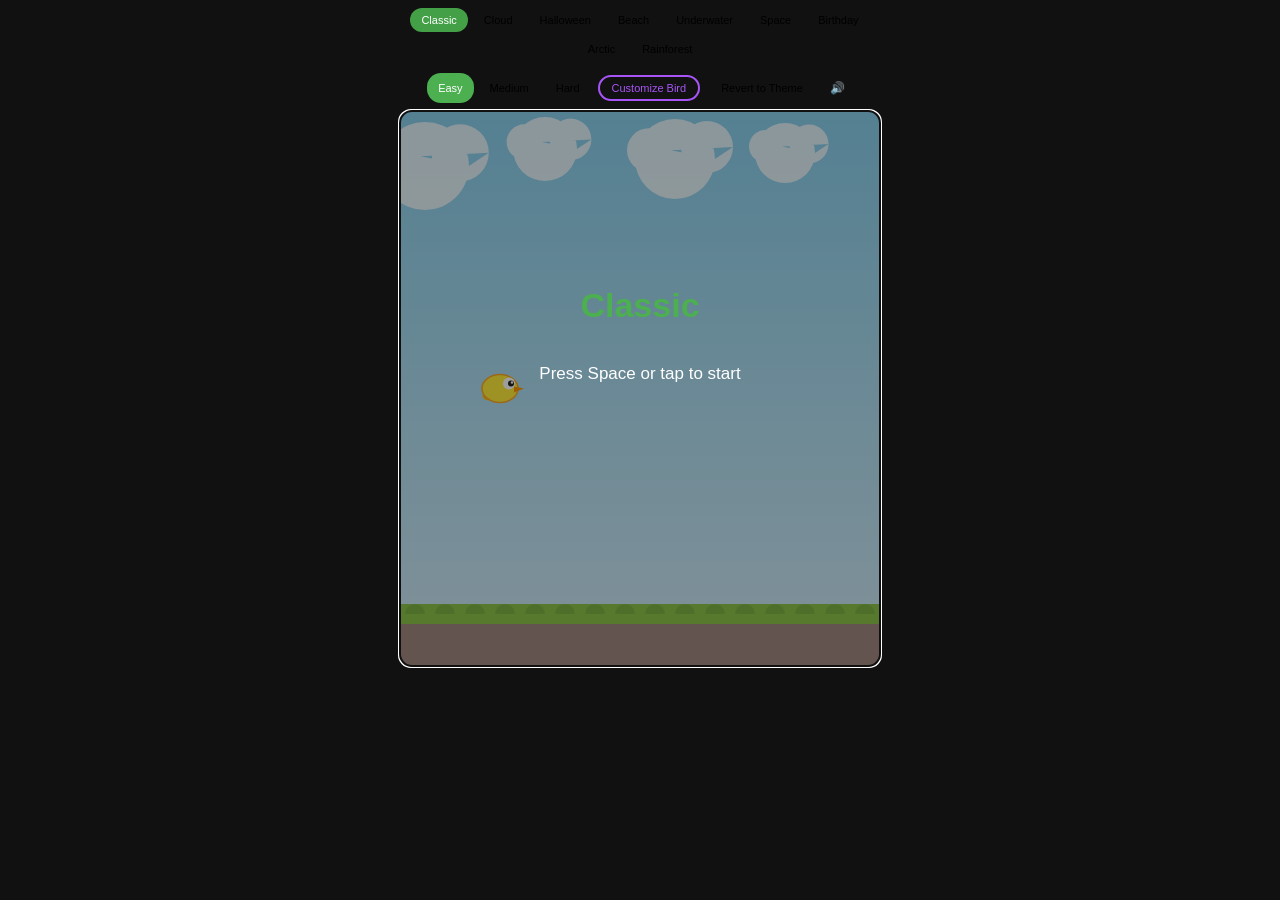
<file: flappy_bird_arctic_rainforest.html>
<!DOCTYPE html>
<html lang="en">
<head>
<meta charset="UTF-8">
<meta name="viewport" content="width=device-width, initial-scale=1.0, maximum-scale=1.0, user-scalable=no">
<title>Flappy Bird: Arctic Rainforest</title>
</head>
<body style="margin:0;background:#111;display:flex;flex-direction:column;align-items:center;min-height:100vh;">
<style>
*{box-sizing:border-box;}
.bar{display:flex;justify-content:center;gap:5px;padding:8px 4px 4px;flex-wrap:wrap;width:100%;max-width:480px;}
.tBtn{padding:4px 9px;border-radius:14px;border:2px solid transparent;font-size:11px;font-weight:500;cursor:pointer;background:var(--color-background-secondary);color:var(--color-text-secondary);transition:all 0.12s;}
.tBtn.active{color:#fff;}
.tBtn[data-t="classic"].active{background:#43a047;}
.tBtn[data-t="cloud"].active{background:#7ab8e8;}
.tBtn[data-t="halloween"].active{background:#7b2fbe;}
.tBtn[data-t="beach"].active{background:#f4a623;}
.tBtn[data-t="underwater"].active{background:#0077b6;}
.tBtn[data-t="space"].active{background:#2d2d6b;}
.tBtn[data-t="birthday"].active{background:#e91e8c;}
.tBtn[data-t="arctic"].active{background:#5ba3d9;}
.tBtn[data-t="rainforest"].active{background:#2e7d32;}
.mBtn{padding:4px 9px;border-radius:14px;border:2px solid transparent;font-size:11px;font-weight:500;cursor:pointer;background:var(--color-background-secondary);color:var(--color-text-secondary);transition:all 0.12s;}
.mBtn.active{color:#fff;}
.mBtn[data-m="easy"].active{background:#4CAF50;}
.mBtn[data-m="medium"].active{background:#FF9800;}
.mBtn[data-m="hard"].active{background:#F44336;}
.custBtn{padding:5px 12px;border-radius:14px;border:2px solid #a855f7;font-size:11px;font-weight:500;cursor:pointer;background:transparent;color:#a855f7;transition:all 0.12s;margin:2px;}
.custBtn:hover{background:#a855f7;color:#fff;}
.revertBtn{padding:5px 12px;border-radius:14px;border:2px solid var(--color-border-secondary);font-size:11px;font-weight:500;cursor:pointer;background:transparent;color:var(--color-text-secondary);margin:2px;}
.muteBtn{padding:4px 8px;border-radius:14px;border:2px solid var(--color-border-secondary);font-size:12px;cursor:pointer;background:transparent;color:var(--color-text-secondary);}
#customizePanel{display:none;position:absolute;top:0;left:0;width:100%;height:100%;background:var(--color-background-primary);border-radius:12px;z-index:10;overflow-y:auto;box-sizing:border-box;padding:14px;}
#customizePanel.visible{display:block;}
.cSection{margin-bottom:10px;}
.cLabel{font-size:11px;font-weight:500;color:var(--color-text-secondary);margin-bottom:4px;text-transform:uppercase;letter-spacing:.05em;}
.cItems{display:flex;flex-wrap:wrap;gap:4px;}
.cItem{padding:4px 8px;border-radius:11px;border:1.5px solid var(--color-border-tertiary);font-size:11px;cursor:pointer;background:var(--color-background-secondary);color:var(--color-text-primary);transition:all 0.12s;white-space:nowrap;}
.cItem:hover{border-color:#a855f7;color:#a855f7;}
.cItem.sel{border-color:#a855f7;background:#a855f7;color:#fff;}
.cItem.none-item{border-style:dashed;}
.custActBtns{display:flex;gap:10px;justify-content:center;margin-top:10px;}
.saveBtn{padding:7px 20px;border-radius:16px;border:none;background:#4CAF50;color:#fff;font-size:13px;font-weight:500;cursor:pointer;}
.doneBtn{padding:7px 20px;border-radius:16px;border:none;background:#a855f7;color:#fff;font-size:13px;font-weight:500;cursor:pointer;}
.savedBadge{display:none;background:var(--color-background-success);color:var(--color-text-success);border-radius:11px;padding:4px 14px;font-size:11px;align-items:center;margin-top:6px;text-align:center;}
.savedBadge.show{display:flex;justify-content:center;}
.previewArea{display:flex;justify-content:center;margin-bottom:10px;}
#gc{width:100%;max-width:480px;height:auto;touch-action:none;display:block;border-radius:12px;cursor:pointer;}
#gameWrap{position:relative;width:100%;max-width:480px;}
@media(max-width:500px){
  .tBtn,.mBtn{padding:7px 10px;font-size:13px;}
  .custBtn,.revertBtn,.muteBtn{padding:7px 10px;font-size:13px;}
  .cItem{padding:7px 10px;font-size:13px;}
}
</style>
<div class="bar" id="themeBar">
  <button class="tBtn active" data-t="classic">Classic</button>
  <button class="tBtn" data-t="cloud">Cloud</button>
  <button class="tBtn" data-t="halloween">Halloween</button>
  <button class="tBtn" data-t="beach">Beach</button>
  <button class="tBtn" data-t="underwater">Underwater</button>
  <button class="tBtn" data-t="space">Space</button>
  <button class="tBtn" data-t="birthday">Birthday</button>
  <button class="tBtn" data-t="arctic">Arctic</button>
  <button class="tBtn" data-t="rainforest">Rainforest</button>
</div>
<div class="bar" id="modeBar">
  <button class="mBtn active" data-m="easy">Easy</button>
  <button class="mBtn" data-m="medium">Medium</button>
  <button class="mBtn" data-m="hard">Hard</button>
  <button class="custBtn" id="openCustom">Customize Bird</button>
  <button class="revertBtn" id="revertBtn">Revert to Theme</button>
  <button class="muteBtn" id="muteBtn">🔊</button>
</div>
<div id="gameWrap">
<canvas id="gc" width="480" height="555" style="margin:4px auto 0;" tabindex="0"></canvas>
<div id="customizePanel">
  <div style="font-size:15px;font-weight:500;color:var(--color-text-primary);text-align:center;margin-bottom:8px;">Customize your bird</div>
  <div class="previewArea"><canvas id="previewCanvas" width="160" height="160"></canvas></div>
  <div class="cSection"><div class="cLabel">Hats</div><div class="cItems" id="hatItems"></div></div>
  <div class="cSection"><div class="cLabel">Glasses</div><div class="cItems" id="glassItems"></div></div>
  <div class="cSection"><div class="cLabel">Shoes</div><div class="cItems" id="shoeItems"></div></div>
  <div class="cSection"><div class="cLabel">Extras</div><div class="cItems" id="extraItems"></div></div>
  <div class="custActBtns">
    <button class="saveBtn" id="saveBtn">Save Costume</button>
    <button class="doneBtn" id="doneBtn">Done</button>
  </div>
  <div class="savedBadge" id="savedBadge">Costume saved!</div>
</div>
</div>
<script>
// ═══ AUDIO ════════════════════════════════════════════════
let muted=false,audioCtx=null;
function getCtx(){if(!audioCtx)audioCtx=new(window.AudioContext||window.webkitAudioContext)();if(audioCtx.state==='suspended')audioCtx.resume();return audioCtx;}
function playTone(f,type,vol,atk,dec,t,ctx){const g=ctx.createGain();g.connect(ctx.destination);g.gain.setValueAtTime(0,t);g.gain.linearRampToValueAtTime(vol,t+atk);g.gain.exponentialRampToValueAtTime(0.0001,t+atk+dec);const o=ctx.createOscillator();o.type=type;o.frequency.value=f;o.connect(g);o.start(t);o.stop(t+atk+dec+0.05);}
function playNoise(vol,atk,dec,t,ctx,lp){const buf=ctx.createBuffer(1,ctx.sampleRate*0.3,ctx.sampleRate);const d=buf.getChannelData(0);for(let i=0;i<d.length;i++)d[i]=Math.random()*2-1;const src=ctx.createBufferSource();src.buffer=buf;const fi=ctx.createBiquadFilter();fi.type='lowpass';fi.frequency.value=lp||800;const g=ctx.createGain();g.gain.setValueAtTime(0,t);g.gain.linearRampToValueAtTime(vol,t+atk);g.gain.exponentialRampToValueAtTime(0.0001,t+atk+dec);src.connect(fi);fi.connect(g);g.connect(ctx.destination);src.start(t);src.stop(t+atk+dec+0.05);}
function sfxFlap(){if(muted)return;const ctx=getCtx(),t=ctx.currentTime;playNoise(0.15,0.005,0.1,t,ctx,600);playTone(520,'sine',0.07,0.005,0.09,t,ctx);}
function sfxScore(){if(muted)return;const ctx=getCtx(),t=ctx.currentTime;playTone(660,'sine',0.15,0.005,0.06,t,ctx);playTone(880,'sine',0.1,0.005,0.05,t+0.07,ctx);}
function sfxThump(){if(muted)return;const ctx=getCtx(),t=ctx.currentTime;playNoise(0.3,0.003,0.12,t,ctx,400);playTone(180,'sawtooth',0.22,0.003,0.15,t,ctx);}
function sfxSuccess(){if(muted)return;const ctx=getCtx(),t=ctx.currentTime;[523,659,784,1047,784,1047,1319].forEach((f,i)=>playTone(f,'sine',0.2,0.01,0.14,t+i*0.1,ctx));[392,494,587,784].forEach((f,i)=>playTone(f,'triangle',0.09,0.01,0.18,t+i*0.15+0.05,ctx));}
function sfxGameOver(){if(muted)return;const ctx=getCtx(),t=ctx.currentTime;[440,392,349,330,294,262].forEach((f,i)=>playTone(f,'triangle',0.2,0.01,0.17,t+i*0.12,ctx));playNoise(0.3,0.005,0.22,t,ctx,300);playTone(196,'triangle',0.16,0.01,0.5,t+0.82,ctx);}
function sfxClick(){if(muted)return;const ctx=getCtx(),t=ctx.currentTime;playNoise(0.1,0.002,0.04,t,ctx,2000);playTone(1200,'square',0.04,0.002,0.03,t,ctx);}
function sfxPip(){if(muted)return;const ctx=getCtx(),t=ctx.currentTime;playTone(900,'sine',0.11,0.003,0.07,t,ctx);playTone(1200,'sine',0.06,0.003,0.05,t+0.04,ctx);}
function sfxWaterDrop(){if(muted)return;const ctx=getCtx(),t=ctx.currentTime;const o=ctx.createOscillator();const g=ctx.createGain();o.type='sine';o.frequency.setValueAtTime(1200,t);o.frequency.exponentialRampToValueAtTime(400,t+0.18);g.gain.setValueAtTime(0,t);g.gain.linearRampToValueAtTime(0.18,t+0.01);g.gain.exponentialRampToValueAtTime(0.0001,t+0.2);o.connect(g);g.connect(ctx.destination);o.start(t);o.stop(t+0.25);}
function sfxAnimalFall(){if(muted)return;const ctx=getCtx(),t=ctx.currentTime;[440,349,262,196].forEach((f,i)=>playTone(f,'triangle',0.18,0.01,0.15,t+i*0.09,ctx));playNoise(0.2,0.005,0.2,t+0.3,ctx,500);}
function sfxIceCrunch(){if(muted)return;const ctx=getCtx(),t=ctx.currentTime;playNoise(0.25,0.002,0.1,t,ctx,3000);playTone(800,'square',0.06,0.002,0.06,t,ctx);}
function sfxBdayPip(){if(muted)return;const ctx=getCtx(),t=ctx.currentTime;[523,659,784,1047].forEach((f,i)=>playTone(f,'triangle',0.11,0.005,0.1,t+i*0.06,ctx));}

// ═══ MUSIC ════════════════════════════════════════════════
let musicNodes=[],musicPlaying=false,musicScheduler=null,currentMusicTheme='classic';
function stopMusic(){musicPlaying=false;if(musicScheduler){clearTimeout(musicScheduler);musicScheduler=null;}musicNodes.forEach(n=>{try{n.stop();n.disconnect();}catch(e){}});musicNodes=[];}
function schedNote(ctx,mg,f,type,vol,s,dur){const o=ctx.createOscillator();const g=ctx.createGain();o.type=type||'square';o.frequency.value=f;g.gain.setValueAtTime(0,s);g.gain.linearRampToValueAtTime(vol,s+0.02);g.gain.setValueAtTime(vol,s+dur-0.03);g.gain.linearRampToValueAtTime(0,s+dur);o.connect(g);g.connect(mg);o.start(s);o.stop(s+dur+0.05);musicNodes.push(o);}
const MUSIC={
  classic:(ctx,mg,t,cb)=>{const B=60/160,mel=[659,784,880,784,659,523,587,659,784,880,1047,880,784,659,784,880],bas=[131,131,165,165,196,196,175,175,131,131,165,165,196,196,220,220];mel.forEach((f,i)=>schedNote(ctx,mg,f,'square',0.1,t+i*B*.5,B*.43));bas.forEach((f,i)=>schedNote(ctx,mg,f,'triangle',0.07,t+i*B*.5,B*.46));for(let i=0;i<8;i++)schedNote(ctx,mg,200,'square',0.03,t+i*B,0.04);musicScheduler=setTimeout(()=>{if(musicPlaying)cb();},mel.length*B*.5*1000-50);},
  cloud:(ctx,mg,t,cb)=>{const B=60/72,mel=[523,659,784,880,784,659,523,440,494,622,740,880,740,622,494,392],harm=[329,415,494,554,494,415,329,277,311,392,466,554,466,392,311,247];mel.forEach((f,i)=>schedNote(ctx,mg,f,'sine',0.11,t+i*B*.75,B*1.3));harm.forEach((f,i)=>schedNote(ctx,mg,f,'sine',0.06,t+i*B*.75+.1,B*1.4));[1046,1318,1046,880].forEach((f,i)=>schedNote(ctx,mg,f,'sine',0.03,t+i*B*3,B*2.4));musicScheduler=setTimeout(()=>{if(musicPlaying)cb();},mel.length*B*.75*1000-50);},
  halloween:(ctx,mg,t,cb)=>{const B=60/80,mel=[220,233,220,196,185,196,220,207,196,185,175,185,196,207,220,196],bas=[55,55,55,49,46,49,55,52,49,46,44,46,49,52,55,49];mel.forEach((f,i)=>{schedNote(ctx,mg,f,'sawtooth',0.08,t+i*B*.5,B*.68);schedNote(ctx,mg,f*1.01,'sine',0.04,t+i*B*.5,B*.88);});bas.forEach((f,i)=>schedNote(ctx,mg,f,'sawtooth',0.1,t+i*B*.5,B*.93));[164,155,146,138,146,155].forEach((f,i)=>schedNote(ctx,mg,f,'sine',0.06,t+i*B*1.3,B*1.4));musicScheduler=setTimeout(()=>{if(musicPlaying)cb();},mel.length*B*.5*1000-50);},
  beach:(ctx,mg,t,cb)=>{const B=60/140,mel=[784,880,1047,880,784,659,784,880,1047,1174,1047,880,784,659,523,659],bas=[196,196,261,261,196,165,196,196,261,261,196,196,165,165,130,165];mel.forEach((f,i)=>schedNote(ctx,mg,f,'triangle',0.11,t+i*B*.5,B*.28));bas.forEach((f,i)=>schedNote(ctx,mg,f,'triangle',0.08,t+i*B*.5,B*.43));[1318,1568,1318,1047,1174,1318,1047,880].forEach((f,i)=>schedNote(ctx,mg,f,'sine',0.055,t+i*B,B*.23));musicScheduler=setTimeout(()=>{if(musicPlaying)cb();},mel.length*B*.5*1000-50);},
  underwater:(ctx,mg,t,cb)=>{const B=60/88,mel=[392,440,494,523,494,440,392,349,370,415,466,494,466,415,370,330],harm=[247,277,311,330,311,277,247,220,233,261,294,311,294,261,233,208];mel.forEach((f,i)=>schedNote(ctx,mg,f,'sine',0.09,t+i*B*.75,B*1.05));harm.forEach((f,i)=>schedNote(ctx,mg,f,'sine',0.05,t+i*B*.75+.14,B*1.15));for(let i=0;i<12;i++)schedNote(ctx,mg,600+Math.random()*700,'sine',0.03,t+i*B*.85+Math.random()*.18,0.07);schedNote(ctx,mg,82,'sine',0.04,t,B*8);musicScheduler=setTimeout(()=>{if(musicPlaying)cb();},mel.length*B*.75*1000-50);},
  space:(ctx,mg,t,cb)=>{const B=60/110,mel=[440,587,659,784,659,587,523,440,494,659,784,880,784,659,587,494],arp=[220,277,330,370,330,277,220,185,247,330,392,440,392,330,277,247];mel.forEach((f,i)=>schedNote(ctx,mg,f,'sawtooth',0.07,t+i*B*.5,B*.33));arp.forEach((f,i)=>schedNote(ctx,mg,f,'square',0.05,t+i*B*.5+.07,B*.28));[[164,196,247],[185,220,277],[196,247,311],[174,220,261]].forEach(([a,b,cc],i)=>{schedNote(ctx,mg,a,'sine',0.055,t+i*B*2,B*2.1);schedNote(ctx,mg,b,'sine',0.04,t+i*B*2,B*2.1);schedNote(ctx,mg,cc,'sine',0.03,t+i*B*2,B*2.1);});[1760,1318,1047,880,1047,1318].forEach((f,i)=>schedNote(ctx,mg,f,'sine',0.028,t+i*B*1.2,B*.19));musicScheduler=setTimeout(()=>{if(musicPlaying)cb();},mel.length*B*.5*1000-50);},
  birthday:(ctx,mg,t,cb)=>{const B=60/128;const mel=[523,523,587,523,698,659,523,523,587,523,784,698,523,523,1047,880,698,659,587,932,932,880,698,784,698];const durs=[1,.5,1,1,1,2,1,.5,1,1,1,2,1,.5,1,1,1,1,2,1,.5,1,1,1,2];const bas=[261,261,294,261,349,330,261,261,294,261,392,349,261,261,523,440,349,330,294,466,466,440,349,392,349];let acc=0;mel.forEach((f,i)=>{const d=durs[i]*B;schedNote(ctx,mg,f,'triangle',0.13,t+acc,d*.88);schedNote(ctx,mg,bas[i],'sine',0.055,t+acc,d*.9);acc+=d;});[1047,1319,1047,880,1047,1319].forEach((f,i)=>schedNote(ctx,mg,f,'sine',0.04,t+i*B*1.5,B*.3));musicScheduler=setTimeout(()=>{if(musicPlaying)cb();},acc*1000-50);},
  arctic:(ctx,mg,t,cb)=>{
    // Icy, crystalline, slow pentatonic with wind sweeps
    const B=60/60;
    const mel=[523,659,784,880,1046,880,784,659,523,440,392,440,523,659,784,659];
    const harm=[329,415,494,554,659,554,494,415,329,277,247,277,329,415,494,415];
    mel.forEach((f,i)=>schedNote(ctx,mg,f,'sine',0.1,t+i*B*.8,B*1.4));
    harm.forEach((f,i)=>schedNote(ctx,mg,f,'sine',0.06,t+i*B*.8+.15,B*1.5));
    // high crystal bells
    [2093,1760,2093,1568,1760,2093].forEach((f,i)=>schedNote(ctx,mg,f,'sine',0.04,t+i*B*2.2,B*1.8));
    // low drone
    schedNote(ctx,mg,65,'sine',0.05,t,mel.length*B*.8);
    schedNote(ctx,mg,98,'sine',0.04,t,mel.length*B*.8);
    // wind noise
    const wbuf=ctx.createBuffer(1,ctx.sampleRate*2,ctx.sampleRate);const wd=wbuf.getChannelData(0);for(let i=0;i<wd.length;i++)wd[i]=(Math.random()*2-1)*0.04;const wsrc=ctx.createBufferSource();wsrc.buffer=wbuf;const wf=ctx.createBiquadFilter();wf.type='bandpass';wf.frequency.value=800;wf.Q.value=0.3;const wg=ctx.createGain();wg.gain.value=0.3;wsrc.connect(wf);wf.connect(wg);wg.connect(mg);wsrc.start(t);wsrc.stop(t+mel.length*B*.8);musicNodes.push(wsrc);
    const dur=mel.length*B*.8;musicScheduler=setTimeout(()=>{if(musicPlaying)cb();},dur*1000-50);
  },
  rainforest:(ctx,mg,t,cb)=>{
    // Adventurous, layered, tribal drums + water ambience + adventurous melody
    const B=60/100;
    const mel=[392,440,494,523,587,659,587,523,494,440,466,523,587,659,698,659];
    const harm=[247,277,311,330,370,415,370,330,311,277,294,330,370,415,440,415];
    mel.forEach((f,i)=>schedNote(ctx,mg,f,'triangle',0.1,t+i*B*.65,B*.8));
    harm.forEach((f,i)=>schedNote(ctx,mg,f,'sine',0.055,t+i*B*.65+.1,B*.9));
    // percussion hits
    const perc=[0,1,0,1,0,0,1,0,1,1,0,1,0,1,0,0];
    perc.forEach((on,i)=>{if(on){const pb=ctx.createBuffer(1,ctx.sampleRate*.08,ctx.sampleRate);const pd=pb.getChannelData(0);for(let j=0;j<pd.length;j++)pd[j]=(Math.random()*2-1)*Math.exp(-j/(ctx.sampleRate*.025));const ps=ctx.createBufferSource();ps.buffer=pb;const pg=ctx.createGain();pg.gain.value=0.25;ps.connect(pg);pg.connect(mg);ps.start(t+i*B*.65);musicNodes.push(ps);}});
    // water drops
    for(let i=0;i<8;i++){const wt=t+i*B*1.3+Math.random()*.4;const wo=ctx.createOscillator();const wg2=ctx.createGain();wo.type='sine';wo.frequency.setValueAtTime(1400+Math.random()*400,wt);wo.frequency.exponentialRampToValueAtTime(500,wt+0.15);wg2.gain.setValueAtTime(0,wt);wg2.gain.linearRampToValueAtTime(0.08,wt+0.01);wg2.gain.exponentialRampToValueAtTime(0.0001,wt+0.18);wo.connect(wg2);wg2.connect(mg);wo.start(wt);wo.stop(wt+0.2);musicNodes.push(wo);}
    // high adventurous notes
    [784,880,1047,880,784,659,784,880].forEach((f,i)=>schedNote(ctx,mg,f,'triangle',0.06,t+i*B*.9+B*5,B*.35));
    const dur=mel.length*B*.65;musicScheduler=setTimeout(()=>{if(musicPlaying)cb();},dur*1000-50);
  }
};
function startMusic(th){stopMusic();if(muted)return;const ctx=getCtx();const mg=ctx.createGain();mg.gain.value=0.26;mg.connect(ctx.destination);musicNodes.push(mg);musicPlaying=true;currentMusicTheme=th;function loop(){if(!musicPlaying)return;(MUSIC[currentMusicTheme]||MUSIC.classic)(ctx,mg,ctx.currentTime,loop);}loop();}

// ═══ GAME ═════════════════════════════════════════════════
const cv=document.getElementById('gc'),cx=cv.getContext('2d');
const pv=document.getElementById('previewCanvas'),pc=pv.getContext('2d');
const W=cv.width,H=cv.height,GH=62,PW=58;
const MODES={easy:{gap:210,speed:2.2,interval:110,G:0.22,flap:-6.0},medium:{gap:155,speed:2.8,interval:90,G:0.25,flap:-6.5},hard:{gap:105,speed:3.4,interval:75,G:0.30,flap:-7.0}};
const THEMES={
  classic:{skyTop:'#87CEEB',skyBot:'#c9e8f5',label:'Classic',hudBg:'rgba(0,0,0,0.15)',hudText:'#fff'},
  cloud:{skyTop:'#dff0ff',skyBot:'#b8d9f5',label:'Cloud',hudBg:'rgba(100,160,220,0.25)',hudText:'#1a5fa0'},
  halloween:{skyTop:'#1a0a2e',skyBot:'#2d1154',label:'Halloween',hudBg:'rgba(90,30,138,0.5)',hudText:'#f97316'},
  beach:{skyTop:'#87d0f5',skyBot:'#c9eeff',label:'Beach',hudBg:'rgba(244,166,35,0.25)',hudText:'#8b5e00'},
  underwater:{skyTop:'#023e8a',skyBot:'#0096c7',label:'Underwater',hudBg:'rgba(0,100,180,0.4)',hudText:'#caf0f8'},
  space:{skyTop:'#000010',skyBot:'#0a0a2e',label:'Space',hudBg:'rgba(30,30,80,0.6)',hudText:'#a0c4ff'},
  birthday:{skyTop:'#ffeaf8',skyBot:'#ffd6f0',label:'Birthday!',hudBg:'rgba(233,30,140,0.2)',hudText:'#c2006a'},
  arctic:{skyTop:'#c8e8ff',skyBot:'#e8f4ff',label:'Arctic',hudBg:'rgba(91,163,217,0.3)',hudText:'#1a4a7a'},
  rainforest:{skyTop:'#1a3a1a',skyBot:'#2d5a2d',label:'Rainforest',hudBg:'rgba(46,125,50,0.45)',hudText:'#a5d6a7'},
};
const THEME_DEFAULTS={
  classic:{hat:'none',glasses:'none',shoes:'none',extra:'none'},
  cloud:{hat:'cloudhalo',glasses:'none',shoes:'none',extra:'none'},
  halloween:{hat:'witch',glasses:'none',shoes:'none',extra:'none'},
  beach:{hat:'beachhat',glasses:'sunglasses',shoes:'flipflops',extra:'none'},
  underwater:{hat:'none',glasses:'ski',shoes:'none',extra:'none'},
  space:{hat:'none',glasses:'none',shoes:'none',extra:'none'},
  birthday:{hat:'bdayhat',glasses:'none',shoes:'none',extra:'none'},
  arctic:{hat:'none',glasses:'skigoggles',shoes:'boots',extra:'scarf'},
  rainforest:{hat:'none',glasses:'none',shoes:'boots',extra:'none'},
};
const HATS=[{id:'none',label:'None'},{id:'bdayhat',label:'Birthday hat'},{id:'cloudhalo',label:'Cloud halo'},{id:'tophat',label:'Top hat'},{id:'beachhat',label:'Beach hat'},{id:'cap',label:'Baseball cap'},{id:'witch',label:'Witch hat'},{id:'crown',label:'Crown'},{id:'beret',label:'Beret'},{id:'hardhat',label:'Hard hat'},{id:'santa',label:'Santa hat'},{id:'cowboy',label:'Cowboy hat'}];
const GLASSES=[{id:'none',label:'None'},{id:'skigoggles',label:'Ski goggles'},{id:'sunglasses',label:'Sunglasses'},{id:'3d',label:'3D glasses'},{id:'round',label:'Round glasses'},{id:'heart',label:'Heart glasses'},{id:'star',label:'Star glasses'},{id:'monocle',label:'Monocle'},{id:'vr',label:'VR headset'},{id:'nerd',label:'Nerd glasses'}];
const SHOES=[{id:'none',label:'None'},{id:'boots',label:'Boots'},{id:'sneakers',label:'Sneakers'},{id:'heels',label:'Heels'},{id:'flipflops',label:'Flip flops'},{id:'cleats',label:'Cleats'},{id:'slippers',label:'Slippers'},{id:'rollerskates',label:'Roller skates'},{id:'cowboyboots',label:'Cowboy boots'},{id:'rainboots',label:'Rain boots'}];
const EXTRAS=[{id:'none',label:'None'},{id:'scarf',label:'Scarf'},{id:'bow',label:'Bow tie'},{id:'cape',label:'Cape'},{id:'backpack',label:'Backpack'},{id:'medal',label:'Medal'},{id:'wings',label:'Angel wings'},{id:'mustache',label:'Mustache'},{id:'necklace',label:'Necklace'}];

// Rainforest animals assigned to pipes
const ANIMALS=['monkey','parrot','frog','toucan','snake'];
function animalForPipe(idx){return ANIMALS[idx%ANIMALS.length];}

let costume={hat:'none',glasses:'none',shoes:'none',extra:'none'};
let savedCostume=null;
let theme='classic',mode='easy';
let cfg=()=>MODES[mode],th=()=>THEMES[theme];
const highScores={easy:0,medium:0,hard:0};
const st={phase:'start',score:0,bird:{x:100,y:H/2,vy:0,r:18},pipes:[],frame:0,particles:[],newHS:false,snowflakes:[],animalFalling:null};

function getActiveCostume(){return savedCostume!==null?savedCostume:(THEME_DEFAULTS[theme]||THEME_DEFAULTS.classic);}
function rnd(a,b){return a+Math.random()*(b-a);}
function resetBird(){st.bird={x:100,y:H/2,vy:0,r:18};}
function resetGame(){
  resetBird();st.pipes=[];st.particles=[];st.score=0;st.frame=0;st.phase='playing';st.newHS=false;st.animalFalling=null;
  st.snowflakes=theme==='arctic'?Array.from({length:60},()=>({x:rnd(0,W),y:rnd(0,H-GH),s:rnd(2,6),sp:rnd(0.5,1.5),sw:rnd(-0.5,0.5)})):[];
  addPipe();startMusic(theme);
}
function addPipe(){
  const mn=80,mx=H-GH-cfg().gap-80;
  const idx=st.pipes.length;
  st.pipes.push({x:W+10,topH:mn+Math.random()*(mx-mn),scored:false,animal:animalForPipe(idx),animalAlive:true,pipeIdx:idx});
}
function flap(){
  if(st.phase==='start'||st.phase==='dead'){resetGame();return;}
  if(st.phase==='playing'){
    st.bird.vy=cfg().flap;
    if(theme==='arctic') sfxIceCrunch(); else sfxFlap();
    const c=theme==='arctic'?['#caf0f8','#e0f7fa','#fff']:theme==='rainforest'?['#a5d6a7','#ffeb3b','#ff8f00']:['#FFEB3B','#FFC107'];
    for(let i=0;i<5;i++) st.particles.push({x:st.bird.x,y:st.bird.y,vx:rnd(-2,2),vy:rnd(-3,0),life:1,r:rnd(3,6),col:c[Math.floor(Math.random()*c.length)]});
  }
}

// ═══ ANIMALS ══════════════════════════════════════════════
function drawAnimal(c,type,x,y,frame,falling,fallY){
  const fy=falling?fallY:y;
  c.save();c.translate(x,fy);
  if(falling){c.rotate(Math.sin(frame*.3)*.4);}
  if(type==='monkey'){
    c.fillStyle='#795548';c.beginPath();c.ellipse(0,0,14,12,0,0,Math.PI*2);c.fill();
    c.fillStyle='#d7a98c';c.beginPath();c.ellipse(0,3,8,7,0,0,Math.PI*2);c.fill();
    c.fillStyle='#795548';c.beginPath();c.arc(-11,-4,5,0,Math.PI*2);c.fill();c.beginPath();c.arc(11,-4,5,0,Math.PI*2);c.fill();
    c.fillStyle='#d7a98c';c.beginPath();c.arc(-11,-4,3,0,Math.PI*2);c.fill();c.beginPath();c.arc(11,-4,3,0,Math.PI*2);c.fill();
    c.fillStyle='#fff';c.beginPath();c.arc(-5,-3,3,0,Math.PI*2);c.fill();c.beginPath();c.arc(5,-3,3,0,Math.PI*2);c.fill();
    c.fillStyle='#333';c.beginPath();c.arc(-4,-3,2,0,Math.PI*2);c.fill();c.beginPath();c.arc(6,-3,2,0,Math.PI*2);c.fill();
  } else if(type==='parrot'){
    c.fillStyle='#e53935';c.beginPath();c.ellipse(0,0,10,13,0,0,Math.PI*2);c.fill();
    c.fillStyle='#43a047';c.beginPath();c.ellipse(-7,2,6,8,-.4,0,Math.PI*2);c.fill();
    c.fillStyle='#1e88e5';c.beginPath();c.ellipse(7,2,6,8,.4,0,Math.PI*2);c.fill();
    c.fillStyle='#ffeb3b';c.beginPath();c.ellipse(0,-8,7,6,0,0,Math.PI*2);c.fill();
    c.fillStyle='#fff';c.beginPath();c.arc(-3,-2,3,0,Math.PI*2);c.fill();c.beginPath();c.arc(3,-2,3,0,Math.PI*2);c.fill();
    c.fillStyle='#1a237e';c.beginPath();c.arc(-2.5,-2,1.8,0,Math.PI*2);c.fill();c.beginPath();c.arc(3.5,-2,1.8,0,Math.PI*2);c.fill();
    c.fillStyle='#ff8f00';c.beginPath();c.moveTo(-3,2);c.lineTo(0,6);c.lineTo(3,2);c.closePath();c.fill();
  } else if(type==='frog'){
    c.fillStyle='#2e7d32';c.beginPath();c.ellipse(0,2,13,10,0,0,Math.PI*2);c.fill();
    c.fillStyle='#388e3c';c.beginPath();c.arc(-8,-6,6,0,Math.PI*2);c.fill();c.beginPath();c.arc(8,-6,6,0,Math.PI*2);c.fill();
    c.fillStyle='#fff';c.beginPath();c.arc(-8,-6,4,0,Math.PI*2);c.fill();c.beginPath();c.arc(8,-6,4,0,Math.PI*2);c.fill();
    c.fillStyle='#f4a623';c.beginPath();c.arc(-8,-6,2.5,0,Math.PI*2);c.fill();c.beginPath();c.arc(8,-6,2.5,0,Math.PI*2);c.fill();
    c.fillStyle='#a5d6a7';c.beginPath();c.ellipse(0,4,8,5,0,0,Math.PI*2);c.fill();
  } else if(type==='toucan'){
    c.fillStyle='#212121';c.beginPath();c.ellipse(0,0,11,13,0,0,Math.PI*2);c.fill();
    c.fillStyle='#fff';c.beginPath();c.ellipse(0,-2,7,8,0,0,Math.PI*.7);c.fill();
    c.fillStyle='#ff6f00';c.beginPath();c.moveTo(8,-2);c.lineTo(22,0);c.lineTo(8,8);c.closePath();c.fill();
    c.fillStyle='#43a047';c.beginPath();c.moveTo(8,3);c.lineTo(18,3);c.lineTo(8,8);c.closePath();c.fill();
    c.fillStyle='#fff';c.beginPath();c.arc(3,-5,3,0,Math.PI*2);c.fill();
    c.fillStyle='#1a237e';c.beginPath();c.arc(4,-5,2,0,Math.PI*2);c.fill();
  } else {
    c.fillStyle='#558b2f';c.beginPath();c.ellipse(0,0,6,16,0,0,Math.PI*2);c.fill();
    c.fillStyle='#33691e';
    for(let i=0;i<5;i++){c.fillRect(-6+i*2.5,-15+i*6,5,4);}
    c.fillStyle='#558b2f';c.beginPath();c.ellipse(0,-14,5,5,0,0,Math.PI*2);c.fill();
    c.fillStyle='#fff';c.beginPath();c.arc(-2,-14,2,0,Math.PI*2);c.fill();c.beginPath();c.arc(2,-14,2,0,Math.PI*2);c.fill();
    c.fillStyle='#f44336';c.beginPath();c.arc(-1,-12,1.5,0,Math.PI*2);c.fill();c.beginPath();c.arc(2,-12,1.5,0,Math.PI*2);c.fill();
  }
  c.restore();
}

// ═══ CAKE HELPERS ═════════════════════════════════════════
const CAKE_COLS=[{body:'#f48fb1',frost:'#fff',dot:'#e91e8c'},{body:'#ce93d8',frost:'#fff',dot:'#9c27b0'},{body:'#80deea',frost:'#fff',dot:'#00bcd4'},{body:'#a5d6a7',frost:'#fff',dot:'#4caf50'},{body:'#ffe082',frost:'#fff',dot:'#ffc107'},{body:'#ffab91',frost:'#fff',dot:'#ff5722'}];
const CANDLE_COLS=['#e91e8c','#ff9800','#4caf50','#2196f3','#9c27b0','#f44336'];
function numCakeLayers(){return mode==='easy'?2:mode==='medium'?4:6;}
function drawCakeColumn(x,topY,colH){
  if(colH<=0) return;
  const n=numCakeLayers(),lh=Math.max(16,Math.floor(colH/n)),cw=PW+6;
  for(let i=0;i<n;i++){
    const ly=topY+i*lh;if(ly>=topY+colH) break;
    const actualH=Math.min(lh,topY+colH-ly);if(actualH<=0) break;
    const cc=CAKE_COLS[i%CAKE_COLS.length],shrink=i*2,lx=x-(shrink/2),lw=Math.max(10,cw-shrink);
    cx.fillStyle=cc.body;cx.beginPath();if(cx.roundRect)cx.roundRect(lx,ly,lw,actualH,4);else cx.rect(lx,ly,lw,actualH);cx.fill();
    cx.save();cx.beginPath();if(cx.roundRect)cx.roundRect(lx,ly,lw,actualH,4);else cx.rect(lx,ly,lw,actualH);cx.clip();
    cx.fillStyle='rgba(255,255,255,0.22)';for(let sx=0;sx<lw;sx+=10)cx.fillRect(lx+sx,ly,5,actualH);
    cx.restore();cx.fillStyle='#fff';cx.fillRect(lx,ly,lw,5);
    for(let dx=3;dx<lw-4;dx+=8){const dh=4+Math.sin(dx*.9+i*2)*3;cx.beginPath();cx.ellipse(lx+dx+3,ly+3,3,dh,0,0,Math.PI*2);cx.fill();}
    cx.fillStyle=cc.dot;for(let dx=8;dx<lw-5;dx+=14){cx.beginPath();cx.arc(lx+dx,ly+actualH*.55,2.5,0,Math.PI*2);cx.fill();}
    cx.strokeStyle='rgba(0,0,0,0.08)';cx.lineWidth=1;cx.beginPath();if(cx.roundRect)cx.roundRect(lx,ly,lw,actualH,4);else cx.rect(lx,ly,lw,actualH);cx.stroke();
  }
}
function drawCandles(x,y,count,frame){
  const cw=PW+4;
  for(let i=0;i<count;i++){
    const candleX=x+(i+.5)*(cw/count),flick=.85+.15*Math.sin(frame*.35+i*1.3);
    cx.fillStyle=CANDLE_COLS[i%CANDLE_COLS.length];cx.fillRect(candleX-2.5,y-18,5,14);
    cx.fillStyle='#fff9c4';cx.beginPath();cx.ellipse(candleX,y-20,2.8*flick,4.5*flick,0,0,Math.PI*2);cx.fill();
    cx.fillStyle='#ffa000';cx.beginPath();cx.ellipse(candleX,y-19,1.6*flick,3*flick,0,0,Math.PI*2);cx.fill();
  }
}
function drawBirthdayHat(c,x,y,s,frame){s=s||1;frame=frame||0;const cols=['#e91e8c','#ff9800','#9c27b0','#2196f3','#4caf50','#f44336'];const col=cols[Math.floor(frame*.015)%cols.length];c.save();c.translate(x,y);c.fillStyle=col;c.beginPath();c.moveTo(-13*s,0);c.lineTo(0,-26*s);c.lineTo(13*s,0);c.closePath();c.fill();c.save();c.beginPath();c.moveTo(-13*s,0);c.lineTo(0,-26*s);c.lineTo(13*s,0);c.closePath();c.clip();c.fillStyle='rgba(255,255,255,0.3)';for(let i=0;i<4;i++)c.fillRect(-15*s,-6*s*i-2,30*s,3.5*s);c.restore();c.fillStyle='rgba(255,255,255,0.85)';c.fillRect(-14*s,-3,28*s,5*s);c.fillStyle='#fff';c.beginPath();c.arc(0,-26*s,4*s,0,Math.PI*2);c.fill();c.fillStyle=col;c.beginPath();c.arc(0,-26*s,2.5*s,0,Math.PI*2);c.fill();c.restore();}
function drawBirthdayPipes(pipe){
  const gap=cfg().gap,topH=pipe.topH,botY=topH+gap,botH=H-GH-botY,nc=numCakeLayers();
  if(topH>0) drawCakeColumn(pipe.x-3,0,topH);
  if(botH>0) drawCakeColumn(pipe.x-3,botY,botH);
  if(botH>0) drawCandles(pipe.x-3,botY,Math.min(nc+1,6),st.frame);
  if(topH>0){cx.save();cx.translate(pipe.x+PW/2,topH);cx.scale(1,-1);drawCandles(-(PW/2)-3,0,Math.min(nc+1,6),st.frame);cx.restore();}
  drawBirthdayHat(cx,pipe.x+PW/2,botY-4,1,st.frame);
  cx.save();cx.translate(pipe.x+PW/2,topH+4);cx.scale(1,-1);drawBirthdayHat(cx,0,0,.9,st.frame);cx.restore();
}

// ═══ ICICLES ══════════════════════════════════════════════
function drawIcicles(x,y,w,pointDown,count){
  count=count||Math.floor(w/10);
  const step=w/count;
  for(let i=0;i<count;i++){
    const ix=x+i*step+step/2;
    const len=12+Math.sin(i*1.7)*8;
    const lw=4+Math.sin(i*2.3)*2;
    const grad=cx.createLinearGradient(ix,y,ix,pointDown?y+len:y-len);
    grad.addColorStop(0,'rgba(200,240,255,0.95)');
    grad.addColorStop(1,'rgba(230,250,255,0.3)');
    cx.fillStyle=grad;
    cx.beginPath();
    if(pointDown){cx.moveTo(ix-lw/2,y);cx.lineTo(ix+lw/2,y);cx.lineTo(ix,y+len);}
    else{cx.moveTo(ix-lw/2,y);cx.lineTo(ix+lw/2,y);cx.lineTo(ix,y-len);}
    cx.closePath();cx.fill();
    cx.strokeStyle='rgba(180,230,255,0.6)';cx.lineWidth=0.5;cx.stroke();
  }
}

// ═══ PIPE DRAWING ═════════════════════════════════════════
function drawPipe(pipe){
  const gap=cfg().gap,capH=20,capW=PW+10,ccx=pipe.x-capW/2+PW/2;
  if(theme==='birthday'){drawBirthdayPipes(pipe);return;}
  if(theme==='arctic'){
    // Ice-blue pillars with icicles
    const grad1=cx.createLinearGradient(pipe.x,0,pipe.x+PW,0);
    grad1.addColorStop(0,'#b3e5fc');grad1.addColorStop(.4,'#e1f5fe');grad1.addColorStop(1,'#b3e5fc');
    cx.fillStyle=grad1;cx.fillRect(pipe.x,0,PW,pipe.topH);cx.fillRect(pipe.x,pipe.topH+gap,PW,H-GH-pipe.topH-gap);
    cx.strokeStyle='rgba(100,200,255,0.4)';cx.lineWidth=1;cx.strokeRect(pipe.x,0,PW,pipe.topH);cx.strokeRect(pipe.x,pipe.topH+gap,PW,H-GH-pipe.topH-gap);
    cx.fillStyle='rgba(200,240,255,0.6)';cx.fillRect(ccx,pipe.topH-capH,capW,capH);cx.fillRect(ccx,pipe.topH+gap,capW,capH);
    drawIcicles(pipe.x-2,pipe.topH,PW+4,true,8);
    drawIcicles(pipe.x-2,pipe.topH+gap,PW+4,false,8);
    cx.fillStyle='rgba(200,240,255,0.5)';cx.fillRect(pipe.x+4,0,10,pipe.topH-capH);
    return;
  }
  if(theme==='rainforest'){
    // Mossy brown trunk pipe
    const tg=cx.createLinearGradient(pipe.x,0,pipe.x+PW,0);
    tg.addColorStop(0,'#4e342e');tg.addColorStop(.5,'#6d4c41');tg.addColorStop(1,'#4e342e');
    cx.fillStyle=tg;cx.fillRect(pipe.x,0,PW,pipe.topH);cx.fillRect(pipe.x,pipe.topH+gap,PW,H-GH-pipe.topH-gap);
    cx.fillStyle='#33691e';cx.fillRect(ccx,pipe.topH-capH,capW,capH);cx.fillRect(ccx,pipe.topH+gap,capW,capH);
    // bark lines
    for(let yy=8;yy<pipe.topH;yy+=18){cx.strokeStyle='rgba(40,20,10,0.3)';cx.lineWidth=1;cx.beginPath();cx.moveTo(pipe.x+8,yy);cx.quadraticCurveTo(pipe.x+PW/2,yy+4,pipe.x+PW-8,yy);cx.stroke();}
    // moss dots
    cx.fillStyle='#558b2f';
    for(let yy=5;yy<pipe.topH-capH;yy+=12){for(let xx=3;xx<PW-3;xx+=9){if(Math.sin(xx*yy*.01)>0.5){cx.beginPath();cx.arc(pipe.x+xx,yy,2.5,0,Math.PI*2);cx.fill();}}}
    // leaves on cap
    cx.fillStyle='#2e7d32';
    for(let i=0;i<5;i++){const lx=ccx+i*(capW/5);cx.beginPath();cx.ellipse(lx,pipe.topH-capH-8,6,10,-0.3+i*.15,0,Math.PI*2);cx.fill();}
    for(let i=0;i<5;i++){const lx=ccx+i*(capW/5);cx.beginPath();cx.ellipse(lx,pipe.topH+gap+capH+8,6,10,-0.3+i*.15,0,Math.PI*2);cx.fill();}
    // Animal on bottom pipe
    if(pipe.animalAlive){
      const ax=pipe.x+PW/2,ay=pipe.topH+gap-22;
      drawAnimal(cx,pipe.animal,ax,ay,st.frame,false,0);
    } else if(st.animalFalling&&st.animalFalling.pipeIdx===pipe.pipeIdx){
      drawAnimal(cx,pipe.animal,st.animalFalling.x,0,st.frame,true,st.animalFalling.y);
    }
    return;
  }
  if(theme==='classic'){cx.fillStyle='#4CAF50';cx.fillRect(pipe.x,0,PW,pipe.topH);cx.fillRect(pipe.x,pipe.topH+gap,PW,H-GH-pipe.topH-gap);cx.fillStyle='#388E3C';cx.fillRect(ccx,pipe.topH-capH,capW,capH);cx.fillRect(ccx,pipe.topH+gap,capW,capH);cx.fillStyle='rgba(255,255,255,0.13)';cx.fillRect(pipe.x+4,0,7,pipe.topH-capH);cx.fillRect(pipe.x+4,pipe.topH+gap+capH,7,H-GH-pipe.topH-gap-capH);}
  else if(theme==='cloud'){cx.fillStyle='#fff';cx.fillRect(pipe.x,0,PW,pipe.topH);cx.fillRect(pipe.x,pipe.topH+gap,PW,H-GH-pipe.topH-gap);cx.fillStyle='rgba(200,230,255,0.45)';for(let yy=0;yy<pipe.topH;yy+=20){cx.beginPath();cx.arc(pipe.x+PW/2,yy+10,PW/2+7,0,Math.PI*2);cx.fill();}for(let yy=pipe.topH+gap;yy<H-GH;yy+=20){cx.beginPath();cx.arc(pipe.x+PW/2,yy+10,PW/2+7,0,Math.PI*2);cx.fill();}cx.fillStyle='rgba(200,230,255,0.78)';cx.beginPath();cx.ellipse(ccx+capW/2,pipe.topH,capW/2+5,capH,0,Math.PI,0);cx.fill();cx.beginPath();cx.ellipse(ccx+capW/2,pipe.topH+gap,capW/2+5,capH,0,0,Math.PI);cx.fill();cx.fillStyle='#fff';cx.beginPath();cx.ellipse(ccx+capW/2,pipe.topH,capW/2,capH-4,0,Math.PI,0);cx.fill();cx.beginPath();cx.ellipse(ccx+capW/2,pipe.topH+gap,capW/2,capH-4,0,0,Math.PI);cx.fill();}
  else if(theme==='halloween'){cx.fillStyle='#5a1e8a';cx.fillRect(pipe.x,0,PW,pipe.topH);cx.fillRect(pipe.x,pipe.topH+gap,PW,H-GH-pipe.topH-gap);cx.fillStyle='#3a0e6a';cx.fillRect(ccx,pipe.topH-capH,capW,capH);cx.fillRect(ccx,pipe.topH+gap,capW,capH);}
  else if(theme==='beach'){cx.fillStyle='#c2a05a';cx.fillRect(pipe.x,0,PW,pipe.topH);cx.fillRect(pipe.x,pipe.topH+gap,PW,H-GH-pipe.topH-gap);cx.fillStyle='#a07830';cx.fillRect(ccx,pipe.topH-capH,capW,capH);cx.fillRect(ccx,pipe.topH+gap,capW,capH);}
  else if(theme==='underwater'){cx.fillStyle='#0096c7';cx.fillRect(pipe.x,0,PW,pipe.topH);cx.fillRect(pipe.x,pipe.topH+gap,PW,H-GH-pipe.topH-gap);cx.fillStyle='#023e8a';cx.fillRect(ccx,pipe.topH-capH,capW,capH);cx.fillRect(ccx,pipe.topH+gap,capW,capH);cx.fillStyle='#ff6b6b';for(let i=0;i<4;i++){cx.beginPath();cx.ellipse(pipe.x+7+i*12,pipe.topH-capH-2,4,8,0,0,Math.PI*2);cx.fill();}cx.fillStyle='#a29bfe';for(let i=0;i<4;i++){cx.beginPath();cx.ellipse(pipe.x+7+i*12,pipe.topH+gap+capH+2,4,8,0,0,Math.PI*2);cx.fill();}}
  else{cx.fillStyle='#2d2d6b';cx.fillRect(pipe.x,0,PW,pipe.topH);cx.fillRect(pipe.x,pipe.topH+gap,PW,H-GH-pipe.topH-gap);cx.fillStyle='#1a1a4e';cx.fillRect(ccx,pipe.topH-capH,capW,capH);cx.fillRect(ccx,pipe.topH+gap,capW,capH);}
}

// ═══ BACKGROUND ═══════════════════════════════════════════
function drawSky(){const g=cx.createLinearGradient(0,0,0,H-GH);g.addColorStop(0,th().skyTop);g.addColorStop(1,th().skyBot);cx.fillStyle=g;cx.fillRect(0,0,W,H-GH);}

function drawArcticBg(){
  // Aurora bands
  const aColors=['rgba(100,255,200,0.08)','rgba(100,200,255,0.06)','rgba(200,100,255,0.05)'];
  aColors.forEach((c,i)=>{cx.fillStyle=c;cx.beginPath();cx.ellipse(W/2+Math.sin(st.frame*.008+i)*40,100+i*40,220,35+i*10,.1+i*.05,0,Math.PI*2);cx.fill();});
  // Distant mountains
  cx.fillStyle='rgba(180,220,255,0.5)';
  [[0,320,120,200],[150,280,140,200],[280,300,130,200],[380,310,110,200],[430,290,100,200]].forEach(([mx,my,mw,mb])=>{cx.beginPath();cx.moveTo(mx,mb);cx.lineTo(mx+mw/2,my);cx.lineTo(mx+mw,mb);cx.closePath();cx.fill();});
  // Snow falling
  cx.fillStyle='rgba(255,255,255,0.8)';
  st.snowflakes.forEach(sf=>{cx.beginPath();cx.arc(sf.x,sf.y,sf.s/2,0,Math.PI*2);cx.fill();});
}

function drawRainforestBg(){
  // Many background trees - layers for depth
  function drawTree(tx,ty,h,w,col1,col2){
    cx.fillStyle='#3e2723';cx.fillRect(tx-w*.08,ty,w*.16,h*.4);
    cx.fillStyle=col1;cx.beginPath();cx.ellipse(tx,ty,w*.5,h*.55,0,0,Math.PI*2);cx.fill();
    cx.fillStyle=col2;cx.beginPath();cx.ellipse(tx+w*.1,ty-h*.1,w*.35,h*.4,0,0,Math.PI*2);cx.fill();
    cx.fillStyle='rgba(0,0,0,0.12)';cx.beginPath();cx.ellipse(tx-w*.1,ty+h*.15,w*.3,h*.25,-.2,0,Math.PI*2);cx.fill();
  }
  // Far back trees (small, dark)
  const treesFar=[[40,160,55,38],[100,150,60,42],[175,165,50,36],[250,155,58,40],[330,160,52,38],[400,150,60,42],[460,158,55,38]];
  treesFar.forEach(([tx,ty,h,w])=>drawTree(tx,ty,h,w,'#1b5e20','#2e7d32'));
  // Mid trees
  const treesMid=[[20,210,80,55],[90,200,85,60],[170,215,75,52],[260,205,82,58],[350,210,78,54],[440,200,84,60]];
  treesMid.forEach(([tx,ty,h,w])=>drawTree(tx,ty,h,w,'#2e7d32','#388e3c'));
  // Waterfall (animated)
  const wfx=380,wfy=140;
  cx.fillStyle='rgba(100,200,255,0.35)';cx.fillRect(wfx,wfy,12,H-GH-wfy-20);
  cx.fillStyle='rgba(180,230,255,0.5)';cx.fillRect(wfx+2,wfy,4,H-GH-wfy-20);
  // Animated water ripples
  for(let i=0;i<6;i++){const wy=wfy+30+i*28+((st.frame*2+i*10)%28);cx.fillStyle=`rgba(200,240,255,${0.4-i*.05})`;cx.fillRect(wfx-2,wy,16,4);}
  // Mist at base of waterfall
  cx.fillStyle='rgba(200,240,255,0.2)';cx.beginPath();cx.ellipse(wfx+6,H-GH-15,22,10,0,0,Math.PI*2);cx.fill();
  // Second waterfall
  const wfx2=120;
  cx.fillStyle='rgba(100,200,255,0.3)';cx.fillRect(wfx2,180,8,H-GH-180-15);
  for(let i=0;i<5;i++){const wy2=180+20+i*26+((st.frame*1.8+i*8)%26);cx.fillStyle='rgba(200,240,255,0.35)';cx.fillRect(wfx2-1,wy2,10,3);}
  // Foreground big leaves
  cx.fillStyle='rgba(46,125,50,0.7)';
  [[0,H-GH-120,50,90],[W-45,H-GH-110,50,85],[W/2-25,H-GH-100,45,80]].forEach(([lx,ly,lw,lh])=>{cx.beginPath();cx.ellipse(lx,ly,lw,lh,-.3,0,Math.PI*2);cx.fill();cx.fillStyle='rgba(27,94,32,0.5)';cx.beginPath();cx.ellipse(lx,ly,lw*.6,lh*.6,-.3,0,Math.PI*2);cx.fill();cx.fillStyle='rgba(46,125,50,0.7)';});
}

function drawBg(){
  const f=st.frame;
  if(theme==='arctic'){drawArcticBg();return;}
  if(theme==='rainforest'){drawRainforestBg();return;}
  if(theme==='birthday'){
    const bcolors=['#e91e8c','#ff9800','#9c27b0','#2196f3','#4caf50','#f44336','#ff80ab'];
    for(let i=0;i<8;i++){const bx=((i*58+f*.35)%(W+60)+W+60)%(W+60)-30;const by=30+Math.sin(f*.025+i*1.1)*22+i*14;cx.fillStyle=bcolors[i%bcolors.length];cx.beginPath();cx.ellipse(bx,by,9,12,0,0,Math.PI*2);cx.fill();cx.fillStyle='rgba(255,255,255,0.3)';cx.beginPath();cx.ellipse(bx-3,by-4,2.5,4,.3,0,Math.PI*2);cx.fill();}
    return;
  }
  if(theme==='classic'||theme==='cloud'){cx.fillStyle='rgba(255,255,255,'+(theme==='cloud'?'0.68':'0.75')+')';[[70,55,44],[190,38,32],[320,48,40],[430,42,30]].forEach(([bx,by,br])=>{const ox=((bx-f*.25)%(W+90)+W+90)%(W+90)-45;cx.beginPath();cx.arc(ox,by,br,0,Math.PI*2);cx.arc(ox+br*.8,by-br*.3,br*.65,0,Math.PI*2);cx.arc(ox-br*.65,by-br*.22,br*.55,0,Math.PI*2);cx.fill();});}
  else if(theme==='beach'){cx.fillStyle='rgba(255,255,255,0.72)';[[70,55,44],[190,38,32],[320,48,40],[430,42,30]].forEach(([bx,by,br])=>{const ox=((bx-f*.25)%(W+90)+W+90)%(W+90)-45;cx.beginPath();cx.arc(ox,by,br,0,Math.PI*2);cx.arc(ox+br*.8,by-br*.3,br*.65,0,Math.PI*2);cx.arc(ox-br*.65,by-br*.22,br*.55,0,Math.PI*2);cx.fill();});cx.fillStyle='#5bc8f5';cx.fillRect(0,H-GH-22,W,22);cx.strokeStyle='rgba(255,255,255,0.42)';cx.lineWidth=2.5;for(let i=0;i<4;i++){const wx=((f*1.3+i*110)%(W+35))-18;cx.beginPath();cx.moveTo(wx,H-GH-14);cx.bezierCurveTo(wx+16,H-GH-21,wx+32,H-GH-10,wx+50,H-GH-14);cx.stroke();}}
  else if(theme==='halloween'){cx.fillStyle='rgba(255,130,0,0.6)';cx.beginPath();cx.arc(390,55,32,0,Math.PI*2);cx.fill();cx.fillStyle='#fff';[[28,38],[90,62],[175,32],[275,58],[330,92],[45,105]].forEach(([sx,sy],i)=>{const t=0.4+0.5*Math.sin(f*.05+i);cx.globalAlpha=t;cx.beginPath();cx.arc(sx,sy,1.1,0,Math.PI*2);cx.fill();});cx.globalAlpha=1;}
  else if(theme==='underwater'){cx.fillStyle='rgba(200,240,255,0.07)';for(let i=0;i<6;i++){const rx=((i*55+f*.25)%(W+30))%W,ry=40+i*36;cx.beginPath();cx.ellipse(rx,ry,12,4,0,0,Math.PI*2);cx.fill();}}
  else if(theme==='space'){cx.fillStyle='rgba(80,40,140,0.15)';cx.beginPath();cx.ellipse(340,100,80,42,.3,0,Math.PI*2);cx.fill();cx.fillStyle='#c9a227';cx.beginPath();cx.arc(405,62,15,0,Math.PI*2);cx.fill();cx.strokeStyle='rgba(200,160,40,0.4)';cx.lineWidth=3.5;cx.beginPath();cx.ellipse(405,62,26,8,-.25,0,Math.PI*2);cx.stroke();cx.fillStyle='#fff';[[24,34],[78,60],[158,27],[248,52],[316,88],[42,98]].forEach(([sx,sy],i)=>{const t=.35+.55*Math.sin(f*.05+i);cx.globalAlpha=t;cx.beginPath();cx.arc(sx,sy,1.1,0,Math.PI*2);cx.fill();});cx.globalAlpha=1;}
}

// ═══ GROUND ═══════════════════════════════════════════════
function drawGround(){
  if(theme==='arctic'){
    cx.fillStyle='#b3e5fc';cx.fillRect(0,H-GH,W,GH);
    cx.fillStyle='#e1f5fe';cx.fillRect(0,H-GH,W,16);
    // snow bumps
    cx.fillStyle='#fff';
    for(let x=0;x<W;x+=28){const r=16+Math.sin(x*.2)*6;cx.beginPath();cx.arc(x+14,H-GH+2,r,Math.PI,0);cx.fill();}
    // tiny snowflakes on ground
    cx.fillStyle='rgba(200,240,255,0.8)';
    for(let i=0;i<20;i++){const gx=i*24+6,gy=H-GH+28;cx.beginPath();cx.arc(gx,gy,1.5,0,Math.PI*2);cx.fill();}
    // ice crystals
    cx.strokeStyle='rgba(150,220,255,0.6)';cx.lineWidth=1;
    for(let i=0;i<8;i++){const gx=30+i*55,gy=H-GH+38;for(let a=0;a<6;a++){const ang=a*Math.PI/3;cx.beginPath();cx.moveTo(gx,gy);cx.lineTo(gx+Math.cos(ang)*8,gy+Math.sin(ang)*8);cx.stroke();}}
    return;
  }
  if(theme==='rainforest'){
    cx.fillStyle='#3e2723';cx.fillRect(0,H-GH,W,GH);
    cx.fillStyle='#4e342e';cx.fillRect(0,H-GH,W,14);
    // ground roots/vines
    cx.strokeStyle='#2e7d32';cx.lineWidth=3;
    for(let i=0;i<6;i++){cx.beginPath();cx.moveTo(i*80,H-GH);cx.quadraticCurveTo(i*80+20,H-GH+20,i*80+40,H-GH+10);cx.stroke();}
    // mushrooms
    [[60,H-GH+8,'#f44336'],[180,H-GH+6,'#ff9800'],[300,H-GH+9,'#9c27b0'],[420,H-GH+7,'#e91e8c']].forEach(([mx,my,mc])=>{cx.fillStyle='#795548';cx.fillRect(mx-2,my,4,14);cx.fillStyle=mc;cx.beginPath();cx.ellipse(mx,my,10,8,0,0,Math.PI*2);cx.fill();cx.fillStyle='rgba(255,255,255,0.5)';cx.beginPath();cx.arc(mx-3,my-2,2,0,Math.PI*2);cx.fill();});
    // puddles
    cx.fillStyle='rgba(100,200,255,0.3)';
    [[130,H-GH+44,20,6],[340,H-GH+40,18,5]].forEach(([px,py,pw,ph])=>{cx.beginPath();cx.ellipse(px,py,pw,ph,0,0,Math.PI*2);cx.fill();});
    return;
  }
  if(theme==='birthday'){cx.fillStyle='#f8bbd9';cx.fillRect(0,H-GH,W,GH);cx.fillStyle='#fff';cx.fillRect(0,H-GH,W,8);cx.fillStyle='#f48fb1';for(let x=0;x<W;x+=20){const dh=6+Math.sin(x*.45)*3.5;cx.beginPath();cx.ellipse(x+10,H-GH+4,9,dh,0,0,Math.PI*2);cx.fill();}const sc2=['#e91e8c','#ff9800','#9c27b0','#2196f3','#4caf50','#f44336'];for(let i=0;i<28;i++){const sx=i*17+6,sy=H-GH+22+Math.sin(i)*.9*10;cx.fillStyle=sc2[i%sc2.length];cx.save();cx.translate(sx,sy);cx.rotate(i*.65);cx.fillRect(-3.5,-1.2,7,2.5);cx.restore();}return;}
  if(theme==='classic'){cx.fillStyle='#A1887F';cx.fillRect(0,H-GH,W,GH);cx.fillStyle='#8BC34A';cx.fillRect(0,H-GH,W,20);cx.fillStyle='#7CB342';for(let x=0;x<W;x+=30){cx.beginPath();cx.arc(x+15,H-GH+10,10,Math.PI,0);cx.fill();}}
  else if(theme==='cloud'){cx.fillStyle='#d0eaff';cx.fillRect(0,H-GH,W,GH);cx.fillStyle='#fff';for(let x=-15;x<W+55;x+=60){const ox=((x+st.frame*cfg().speed*.9)%(W+70)+W+70)%(W+70)-35;cx.beginPath();cx.arc(ox,H-GH+9,24,0,Math.PI*2);cx.arc(ox+22,H-GH+5,19,0,Math.PI*2);cx.arc(ox-19,H-GH+7,17,0,Math.PI*2);cx.fill();}}
  else if(theme==='halloween'){cx.fillStyle='#1a0a2e';cx.fillRect(0,H-GH,W,GH);cx.fillStyle='#2d0a0a';cx.fillRect(0,H-GH,W,15);cx.fillStyle='#3d1208';for(let x=0;x<W;x+=36){cx.beginPath();cx.moveTo(x,H-GH);cx.lineTo(x+7,H-GH-12);cx.lineTo(x+13,H-GH-5);cx.lineTo(x+20,H-GH-16);cx.lineTo(x+27,H-GH-7);cx.lineTo(x+36,H-GH);cx.fill();}cx.fillStyle='#f97316';for(let x=18;x<W+75;x+=75){const ox=((x)%(W+75)+W+75)%(W+75)-28;cx.beginPath();cx.arc(ox,H-GH+28,12,0,Math.PI*2);cx.fill();cx.fillStyle='#1a0a2e';cx.fillRect(ox-4,H-GH+22,8,3.5);cx.beginPath();cx.moveTo(ox-5,H-GH+26);cx.lineTo(ox-2,H-GH+30);cx.lineTo(ox,H-GH+26);cx.moveTo(ox,H-GH+26);cx.lineTo(ox+2,H-GH+30);cx.lineTo(ox+5,H-GH+26);cx.fill();cx.fillStyle='#f97316';}}
  else if(theme==='beach'){cx.fillStyle='#c2955a';cx.fillRect(0,H-GH,W,GH);cx.fillStyle='#e8c97a';cx.fillRect(0,H-GH,W,16);[{x:55,col:'#e74c3c',s:'#fff'},{x:185,col:'#3498db',s:'#f1c40f'},{x:315,col:'#2ecc71',s:'#e74c3c'},{x:430,col:'#f39c12',s:'#9b59b6'}].forEach(b=>{cx.fillStyle=b.col;cx.beginPath();cx.arc(b.x,H-GH+26,12,0,Math.PI*2);cx.fill();cx.strokeStyle=b.s;cx.lineWidth=2;cx.beginPath();cx.moveTo(b.x-12,H-GH+26);cx.lineTo(b.x+12,H-GH+26);cx.stroke();});}
  else if(theme==='underwater'){cx.fillStyle='#023e8a';cx.fillRect(0,H-GH,W,GH);cx.fillStyle='#0077b6';cx.fillRect(0,H-GH,W,15);cx.fillStyle='#90e0ef';for(let x=0;x<W;x+=20){const h=7+Math.sin(x*.3+st.frame*.04)*4.5;cx.fillRect(x,H-GH,2.5,h);}[{x:72,col:'#ff6b6b'},{x:168,col:'#ffd166'},{x:272,col:'#06d6a0'},{x:372,col:'#ff6b6b'},{x:448,col:'#a29bfe'}].forEach(cc=>{cx.fillStyle=cc.col;cx.beginPath();cx.moveTo(cc.x,H-GH+2);cx.lineTo(cc.x-7,H-GH-18);cx.lineTo(cc.x,H-GH-9);cx.lineTo(cc.x+7,H-GH-20);cx.lineTo(cc.x,H-GH+2);cx.fill();cx.beginPath();cx.arc(cc.x-7,H-GH-18,5,0,Math.PI*2);cx.fill();cx.beginPath();cx.arc(cc.x+7,H-GH-20,5,0,Math.PI*2);cx.fill();});}
  else{cx.fillStyle='#0a0a1e';cx.fillRect(0,H-GH,W,GH);cx.fillStyle='#1a1a3e';cx.fillRect(0,H-GH,W,13);cx.fillStyle='#2a2a50';for(let x=0;x<W;x+=32){cx.beginPath();cx.arc(x+16,H-GH+4,13,Math.PI,0);cx.fill();}[{x:60,r:11},{x:155,r:7},{x:265,r:13},{x:370,r:9},{x:445,r:7}].forEach(c=>{cx.strokeStyle='#3a3a60';cx.lineWidth=1.5;cx.beginPath();cx.ellipse(c.x,H-GH+28,c.r,c.r*.38,0,0,Math.PI*2);cx.stroke();cx.fillStyle='rgba(10,10,40,0.48)';cx.fill();});}
}

// ═══ BIRD ═════════════════════════════════════════════════
function drawHat(c,id,s,frame){s=s||1;frame=frame||0;
  if(id==='bdayhat'){drawBirthdayHat(c,0,-14,s,frame);}
  else if(id==='cloudhalo'){c.fillStyle='rgba(200,230,255,0.85)';c.beginPath();c.arc(0,-20*s,10*s,0,Math.PI*2);c.fill();c.beginPath();c.arc(10*s,-23*s,7*s,0,Math.PI*2);c.fill();c.beginPath();c.arc(-9*s,-23*s,7*s,0,Math.PI*2);c.fill();c.fillStyle='rgba(255,255,255,0.7)';c.beginPath();c.arc(0,-20*s,7*s,0,Math.PI*2);c.fill();}
  else if(id==='tophat'){c.fillStyle='#222';c.fillRect(-14*s,-34*s,28*s,18*s);c.fillRect(-18*s,-18*s,36*s,5*s);}
  else if(id==='beachhat'){c.fillStyle='#f4a623';c.beginPath();c.ellipse(0,-16*s,18*s,7*s,0,0,Math.PI*2);c.fill();c.beginPath();c.ellipse(0,-20*s,10*s,8*s,0,0,Math.PI*2);c.fill();c.fillStyle='#fff';c.fillRect(-6*s,-24*s,12*s,3*s);}
  else if(id==='cap'){c.fillStyle='#e74c3c';c.beginPath();c.arc(0,-16*s,13*s,Math.PI,0);c.fill();c.fillRect(-13*s,-18*s,26*s,5*s);c.fillStyle='#c0392b';c.fillRect(6*s,-18*s,14*s,4*s);}
  else if(id==='witch'){c.fillStyle='#5a1e8a';c.beginPath();c.moveTo(-18*s,-14*s);c.lineTo(0,-38*s);c.lineTo(18*s,-14*s);c.closePath();c.fill();c.strokeStyle='#f97316';c.lineWidth=2*s;c.beginPath();c.moveTo(-22*s,-14*s);c.lineTo(22*s,-14*s);c.stroke();}
  else if(id==='crown'){c.fillStyle='#f1c40f';c.beginPath();c.moveTo(-14*s,-14*s);c.lineTo(-14*s,-26*s);c.lineTo(-7*s,-20*s);c.lineTo(0,-30*s);c.lineTo(7*s,-20*s);c.lineTo(14*s,-26*s);c.lineTo(14*s,-14*s);c.closePath();c.fill();c.fillStyle='#e74c3c';c.beginPath();c.arc(0,-28*s,3*s,0,Math.PI*2);c.fill();}
  else if(id==='beret'){c.fillStyle='#e74c3c';c.beginPath();c.ellipse(-2*s,-18*s,16*s,9*s,-0.2,0,Math.PI*2);c.fill();}
  else if(id==='hardhat'){c.fillStyle='#f39c12';c.beginPath();c.arc(0,-16*s,14*s,Math.PI,0);c.fill();c.fillRect(-16*s,-14*s,32*s,5*s);}
  else if(id==='santa'){c.fillStyle='#e74c3c';c.beginPath();c.arc(0,-18*s,13*s,Math.PI,0);c.fill();c.beginPath();c.moveTo(-13*s,-18*s);c.lineTo(0,-36*s);c.lineTo(13*s,-18*s);c.fill();c.fillStyle='#fff';c.fillRect(-15*s,-20*s,30*s,5*s);c.beginPath();c.arc(0,-36*s,4*s,0,Math.PI*2);c.fill();}
  else if(id==='cowboy'){c.fillStyle='#c2955a';c.beginPath();c.arc(0,-18*s,12*s,Math.PI,0);c.fill();c.beginPath();c.ellipse(0,-14*s,22*s,6*s,0,0,Math.PI*2);c.fill();}
}
function drawGlasses(c,id,s){s=s||1;
  if(id==='skigoggles'||id==='ski'){c.fillStyle='#f39c12';c.fillRect(-16*s,-11*s,32*s,12*s);c.fillStyle='rgba(200,240,255,0.5)';c.fillRect(-14*s,-9*s,28*s,8*s);c.strokeStyle='#e67e22';c.lineWidth=1.5*s;c.beginPath();c.moveTo(-16*s,-11*s);c.lineTo(16*s,-11*s);c.stroke();}
  else if(id==='sunglasses'){c.fillStyle='#1a1a1a';c.fillRect(-16*s,-8*s,28*s,5*s);c.fillStyle='rgba(0,0,0,0.85)';c.beginPath();c.ellipse(-8*s,-5*s,7*s,5*s,0,0,Math.PI*2);c.fill();c.beginPath();c.ellipse(8*s,-5*s,7*s,5*s,0,0,Math.PI*2);c.fill();}
  else if(id==='3d'){c.fillStyle='#e74c3c';c.beginPath();c.ellipse(-8*s,-5*s,7*s,5*s,0,0,Math.PI*2);c.fill();c.fillStyle='#3498db';c.beginPath();c.ellipse(8*s,-5*s,7*s,5*s,0,0,Math.PI*2);c.fill();}
  else if(id==='round'){c.strokeStyle='#8B4513';c.lineWidth=2*s;c.beginPath();c.arc(-8*s,-5*s,6*s,0,Math.PI*2);c.stroke();c.beginPath();c.arc(8*s,-5*s,6*s,0,Math.PI*2);c.stroke();}
  else if(id==='heart'){c.fillStyle='#ff69b4';function hrt(hx,hy){c.save();c.translate(hx,hy);c.scale(s,s);c.beginPath();c.moveTo(0,2);c.bezierCurveTo(-6,-4,-12,0,-6,6);c.bezierCurveTo(0,10,6,10,6,6);c.bezierCurveTo(12,0,6,-4,0,2);c.closePath();c.fill();c.restore();}hrt(-8*s,-8*s);hrt(8*s,-8*s);}
  else if(id==='star'){c.fillStyle='#f1c40f';function str(sx,sy){c.save();c.translate(sx,sy);c.scale(s*.5,s*.5);c.beginPath();for(let i=0;i<5;i++){c.lineTo(Math.cos((i*4*Math.PI/5)-Math.PI/2)*10,Math.sin((i*4*Math.PI/5)-Math.PI/2)*10);c.lineTo(Math.cos((i*4*Math.PI/5+2*Math.PI/5)-Math.PI/2)*4,Math.sin((i*4*Math.PI/5+2*Math.PI/5)-Math.PI/2)*4);}c.closePath();c.fill();c.restore();}str(-8*s,-5*s);str(8*s,-5*s);}
  else if(id==='monocle'){c.strokeStyle='#8B4513';c.lineWidth=2*s;c.beginPath();c.arc(8*s,-4*s,6*s,0,Math.PI*2);c.stroke();}
  else if(id==='vr'){c.fillStyle='#2c3e50';c.fillRect(-16*s,-10*s,32*s,12*s);c.fillStyle='rgba(100,200,255,0.4)';c.fillRect(-12*s,-8*s,10*s,7*s);c.fillRect(2*s,-8*s,10*s,7*s);}
  else if(id==='nerd'){c.strokeStyle='#333';c.lineWidth=2*s;c.fillStyle='rgba(200,230,255,0.4)';c.beginPath();c.rect(-15*s,-9*s,12*s,9*s);c.fill();c.stroke();c.beginPath();c.rect(3*s,-9*s,12*s,9*s);c.fill();c.stroke();}
}
function drawShoes(c,id,s){s=s||1;
  if(id==='boots'){c.fillStyle='#5D4037';c.fillRect(-14*s,8*s,11*s,10*s);c.fillRect(3*s,8*s,11*s,10*s);c.fillStyle='#4E342E';c.fillRect(-14*s,16*s,14*s,2*s);c.fillRect(3*s,16*s,14*s,2*s);}
  else if(id==='sneakers'){c.fillStyle='#e74c3c';c.fillRect(-16*s,10*s,14*s,6*s);c.fillRect(2*s,10*s,14*s,6*s);c.fillStyle='#fff';c.fillRect(-14*s,11*s,10*s,2*s);c.fillRect(4*s,11*s,10*s,2*s);}
  else if(id==='heels'){c.fillStyle='#e91e63';c.fillRect(-14*s,10*s,12*s,4*s);c.fillRect(3*s,10*s,12*s,4*s);c.fillRect(-10*s,13*s,3*s,6*s);c.fillRect(12*s,13*s,3*s,6*s);}
  else if(id==='flipflops'){c.fillStyle='#3498db';c.fillRect(-16*s,12*s,14*s,4*s);c.fillRect(2*s,12*s,14*s,4*s);}
  else if(id==='cleats'){c.fillStyle='#2ecc71';c.fillRect(-14*s,10*s,11*s,6*s);c.fillRect(3*s,10*s,11*s,6*s);}
  else if(id==='slippers'){c.fillStyle='#9b59b6';c.beginPath();c.ellipse(-8*s,13*s,10*s,5*s,0,0,Math.PI*2);c.fill();c.beginPath();c.ellipse(9*s,13*s,10*s,5*s,0,0,Math.PI*2);c.fill();}
  else if(id==='rollerskates'){c.fillStyle='#f39c12';c.fillRect(-14*s,8*s,11*s,8*s);c.fillRect(3*s,8*s,11*s,8*s);}
  else if(id==='cowboyboots'){c.fillStyle='#c2955a';c.fillRect(-14*s,6*s,11*s,12*s);c.fillRect(3*s,6*s,11*s,12*s);}
  else if(id==='rainboots'){c.fillStyle='#f1c40f';c.fillRect(-14*s,8*s,11*s,10*s);c.fillRect(3*s,8*s,11*s,10*s);}
}
function drawExtra(c,id,s){s=s||1;
  if(id==='scarf'){c.fillStyle='#e74c3c';c.fillRect(-20*s,0,40*s,5*s);c.fillStyle='#fff';c.fillRect(-20*s,1*s,40*s,1.5*s);c.fillRect(-20*s,3.5*s,40*s,1.5*s);c.fillStyle='#e74c3c';c.fillRect(10*s,4*s,6*s,12*s);}
  else if(id==='bow'){c.fillStyle='#e74c3c';c.beginPath();c.moveTo(-10*s,2*s);c.bezierCurveTo(-10*s,-4*s,0,-2*s,0,2*s);c.bezierCurveTo(0,-2*s,10*s,-4*s,10*s,2*s);c.bezierCurveTo(10*s,6*s,0,4*s,0,2*s);c.bezierCurveTo(0,4*s,-10*s,6*s,-10*s,2*s);c.closePath();c.fill();c.fillStyle='#c0392b';c.beginPath();c.arc(0,2*s,2.5*s,0,Math.PI*2);c.fill();}
  else if(id==='cape'){c.fillStyle='#8B0000';c.beginPath();c.moveTo(-18*s,-8*s);c.lineTo(-22*s,16*s);c.lineTo(0,10*s);c.lineTo(22*s,16*s);c.lineTo(18*s,-8*s);c.closePath();c.fill();c.fillStyle='#FFD700';c.fillRect(-18*s,-8*s,36*s,3*s);}
  else if(id==='backpack'){c.fillStyle='#3498db';c.fillRect(14*s,-8*s,10*s,16*s);}
  else if(id==='medal'){c.strokeStyle='#f1c40f';c.lineWidth=2*s;c.beginPath();c.moveTo(0,-12*s);c.lineTo(4*s,4*s);c.stroke();c.fillStyle='#f1c40f';c.beginPath();c.arc(4*s,7*s,5*s,0,Math.PI*2);c.fill();}
  else if(id==='wings'){c.fillStyle='rgba(255,255,255,0.9)';c.beginPath();c.moveTo(-18*s,-2*s);c.bezierCurveTo(-30*s,-14*s,-28*s,4*s,-18*s,8*s);c.bezierCurveTo(-22*s,-2*s,-18*s,-2*s,-18*s,-2*s);c.fill();c.beginPath();c.moveTo(18*s,-2*s);c.bezierCurveTo(30*s,-14*s,28*s,4*s,18*s,8*s);c.bezierCurveTo(22*s,-2*s,18*s,-2*s,18*s,-2*s);c.fill();}
  else if(id==='mustache'){c.fillStyle='#333';c.beginPath();c.moveTo(-10*s,4*s);c.bezierCurveTo(-10*s,-2*s,0,0,0,4*s);c.bezierCurveTo(0,0,10*s,-2*s,10*s,4*s);c.bezierCurveTo(8*s,8*s,2*s,6*s,0,4*s);c.bezierCurveTo(-2*s,6*s,-8*s,8*s,-10*s,4*s);c.closePath();c.fill();}
  else if(id==='necklace'){c.strokeStyle='#f1c40f';c.lineWidth=2*s;c.beginPath();c.arc(0,6*s,12*s,Math.PI*.2,Math.PI*.8);c.stroke();c.fillStyle='#e74c3c';c.beginPath();c.arc(0,18*s,4*s,0,Math.PI*2);c.fill();}
}
function drawCostume(c,x,y,cos,s,frame){frame=frame||0;c.save();c.translate(x,y);if(cos.extra!=='none')drawExtra(c,cos.extra,s);if(cos.shoes!=='none')drawShoes(c,cos.shoes,s);if(cos.glasses!=='none')drawGlasses(c,cos.glasses,s);if(cos.hat!=='none')drawHat(c,cos.hat,s,frame);c.restore();}

function drawBirdBase(c,x,y,angle,wo,t){
  c.save();c.translate(x,y);c.rotate(angle);
  const isArctic=t==='arctic',isRain=t==='rainforest',isBday=t==='birthday';
  const bodyCol=isArctic?'#e1f5fe':isBday?'#ff80ab':t==='cloud'?'#fff9c4':t==='halloween'?'#fb923c':t==='underwater'?'#90e0ef':t==='space'?'#e8e8f0':isRain?'#c8e6c9':'#FFEB3B';
  const wingCol=isArctic?'#b3e5fc':isBday?'#f48fb1':t==='cloud'?'#FFC107':t==='halloween'?'#f97316':t==='underwater'?'#48cae4':t==='space'?'#c0c0d0':isRain?'#a5d6a7':'#FFC107';
  const strokeCol=isArctic?'#5ba3d9':isBday?'#e91e8c':t==='cloud'?'#ffd54f':t==='halloween'?'#ea580c':t==='underwater'?'#0096c7':t==='space'?'#a0a0c0':isRain?'#2e7d32':'#F9A825';
  // Furry outline for arctic
  if(isArctic){c.fillStyle='rgba(200,240,255,0.4)';c.beginPath();c.ellipse(0,0,22,18,0,0,Math.PI*2);c.fill();}
  c.fillStyle=wingCol;c.beginPath();c.ellipse(-6,4+wo,12,7,-.4,0,Math.PI*2);c.fill();
  c.fillStyle=bodyCol;c.beginPath();c.ellipse(0,0,18,14,0,0,Math.PI*2);c.fill();c.strokeStyle=strokeCol;c.lineWidth=isArctic?2.5:1.5;c.stroke();
  if(t==='underwater'){c.save();c.beginPath();c.ellipse(0,0,18,14,0,0,Math.PI*2);c.clip();c.fillStyle='#023e8a';c.fillRect(-18,-14,36,8);c.restore();}
  if(isArctic){c.fillStyle='rgba(200,240,255,0.6)';c.beginPath();c.ellipse(0,-16,18,6,0,0,Math.PI*2);c.fill();c.fillStyle='rgba(255,255,255,0.8)';c.fillRect(-8,-18,16,4);}
  if(isBday){c.fillStyle='rgba(255,105,180,0.4)';c.beginPath();c.ellipse(-5,3,5,3,0,0,Math.PI*2);c.fill();c.beginPath();c.ellipse(6,3,5,3,0,0,Math.PI*2);c.fill();}
  c.fillStyle=t==='underwater'?'#caf0f8':isArctic?'#b3e5fc':'#fff';c.beginPath();c.arc(9,-5,6,0,Math.PI*2);c.fill();
  c.fillStyle=t==='halloween'?'#ff0':'#222';c.beginPath();c.arc(11,-5,3,0,Math.PI*2);c.fill();
  c.fillStyle='#fff';c.beginPath();c.arc(12,-6,1.2,0,Math.PI*2);c.fill();
  c.fillStyle=isBday?'#e91e8c':isArctic?'#ff8f00':'#FF9800';c.beginPath();c.moveTo(14,-2);c.lineTo(24,0);c.lineTo(14,4);c.closePath();c.fill();
  c.restore();
}
function drawBird(bird,frame){const{x,y,vy}=bird,angle=Math.max(-.4,Math.min(.5,vy*.05));const wo=Math.sin(frame*.3)*5;drawBirdBase(cx,x,y,angle,wo,theme);drawCostume(cx,x,y,getActiveCostume(),1,frame);}

function drawPreview(){
  pc.clearRect(0,0,160,160);
  const bg={halloween:'#1a0a2e',space:'#000010',underwater:'#0096c7',birthday:'#ffeaf8',arctic:'#c8e8ff',rainforest:'#1a3a1a'}[theme]||'#87CEEB';
  pc.fillStyle=bg;pc.fillRect(0,0,160,160);
  const gr={halloween:'#2d0a0a',space:'#1a1a3e',underwater:'#023e8a',birthday:'#f8bbd9',arctic:'#b3e5fc',rainforest:'#3e2723'}[theme]||'#8BC34A';
  pc.fillStyle=gr;pc.fillRect(0,130,160,30);
  drawBirdBase(pc,80,80,0,0,theme);drawCostume(pc,80,80,costume,1.5,st.frame);
}
function buildPicker(containerId,items,key){
  const el=document.getElementById(containerId);el.innerHTML='';
  items.forEach(item=>{
    const btn=document.createElement('button');
    btn.className='cItem'+(item.id==='none'?' none-item':'')+(costume[key]===item.id?' sel':'');
    btn.textContent=item.label;
    btn.onclick=()=>{sfxClick();costume[key]=item.id;el.querySelectorAll('.cItem').forEach(b=>b.classList.remove('sel'));btn.classList.add('sel');drawPreview();};
    el.appendChild(btn);
  });
}

function drawParticles(){st.particles.forEach(p=>{cx.globalAlpha=p.life;if(p.bubble){cx.strokeStyle=p.col;cx.lineWidth=1;cx.beginPath();cx.arc(p.x,p.y,p.r,0,Math.PI*2);cx.stroke();}else{cx.fillStyle=p.col;cx.beginPath();cx.arc(p.x,p.y,p.r,0,Math.PI*2);cx.fill();}});cx.globalAlpha=1;}
function drawHUD(){cx.fillStyle=th().hudBg;cx.fillRect(W/2-42,10,84,46);cx.fillStyle=th().hudText;cx.font='bold 32px sans-serif';cx.textAlign='center';cx.fillText(st.score,W/2,44);}
function drawScreen(type){
  const ov=(theme==='halloween'||theme==='space'||theme==='rainforest')?'rgba(5,10,5,0.7)':'rgba(0,0,0,0.38)';
  cx.fillStyle=ov;cx.fillRect(0,0,W,H);
  const lcol={classic:'#4CAF50',cloud:'#5a9fd4',halloween:'#f97316',beach:'#f4a623',underwater:'#90e0ef',space:'#a0c4ff',birthday:'#e91e8c',arctic:'#5ba3d9',rainforest:'#a5d6a7'}[theme];
  if(type==='start'){
    cx.fillStyle=lcol;cx.font='bold 34px sans-serif';cx.textAlign='center';cx.fillText(th().label,W/2,H/2-72);
    if(theme==='arctic'){cx.fillStyle='#caf0f8';cx.font='16px sans-serif';cx.fillText('Beware the icicles!',W/2,H/2-42);}
    if(theme==='rainforest'){cx.fillStyle='#a5d6a7';cx.font='16px sans-serif';cx.fillText('Watch out for the animals!',W/2,H/2-42);}
    cx.fillStyle='#fff';cx.font='17px sans-serif';cx.fillText('Press Space or tap to start',W/2,H/2-10);
    const hs=highScores[mode];if(hs>0){cx.fillStyle='rgba(255,255,255,0.7)';cx.font='15px sans-serif';cx.fillText('Best: '+hs,W/2,H/2+20);}
  } else {
    cx.fillStyle='#FF5252';cx.font='bold 40px sans-serif';cx.textAlign='center';cx.fillText('Game Over',W/2,H/2-90);
    cx.fillStyle='#fff';cx.font='bold 26px sans-serif';cx.fillText('Score: '+st.score,W/2,H/2-44);
    if(st.newHS){cx.fillStyle='#f1c40f';cx.font='bold 18px sans-serif';cx.fillText('New High Score!',W/2,H/2-10);}
    cx.fillStyle=lcol;cx.font='20px sans-serif';cx.fillText('Best: '+highScores[mode],W/2,H/2+(st.newHS?18:-8));
    cx.fillStyle='rgba(255,255,255,0.8)';cx.font='17px sans-serif';cx.fillText('Space or tap to play again',W/2,H/2+52);
  }
}
function checkCol(){
  const{x,y,r}=st.bird;
  if(y+r>=H-GH||y-r<=0) return{hit:true,pipe:null};
  for(const p of st.pipes){
    if(x+r>p.x+3&&x-r<p.x+PW-3&&(y-r<p.topH||y+r>p.topH+cfg().gap)) return{hit:true,pipe:p};
  }
  return{hit:false,pipe:null};
}
function update(){
  if(st.phase!=='playing') return;
  st.frame++;st.bird.vy+=cfg().G;st.bird.y+=st.bird.vy;
  if(st.frame%cfg().interval===0) addPipe();
  st.pipes.forEach(p=>p.x-=cfg().speed);st.pipes=st.pipes.filter(p=>p.x>-PW-20);
  st.pipes.forEach(p=>{if(!p.scored&&p.x+PW<st.bird.x){p.scored=true;st.score++;sfxPip();if(theme==='rainforest')sfxWaterDrop();else sfxScore();}});
  st.particles.forEach(p=>{p.x+=p.vx;p.y+=p.vy;p.vy+=.1;p.life-=.06;});st.particles=st.particles.filter(p=>p.life>0);
  // snowflakes
  if(theme==='arctic') st.snowflakes.forEach(sf=>{sf.y+=sf.sp;sf.x+=sf.sw;if(sf.y>H-GH)sf.y=0;if(sf.x>W)sf.x=0;if(sf.x<0)sf.x=W;});
  // animal falling
  if(st.animalFalling){st.animalFalling.y+=st.animalFalling.vy;st.animalFalling.vy+=0.4;if(st.animalFalling.y>H+50)st.animalFalling=null;}
  const col=checkCol();
  if(col.hit){
    st.phase='dead';stopMusic();sfxThump();
    if(theme==='rainforest'&&col.pipe&&col.pipe.animalAlive){
      col.pipe.animalAlive=false;sfxAnimalFall();
      st.animalFalling={pipeIdx:col.pipe.pipeIdx,animal:col.pipe.animal,x:col.pipe.x+PW/2,y:col.pipe.topH+cfg().gap-22,vy:-2};
    }
    if(st.score>highScores[mode]){highScores[mode]=st.score;st.newHS=true;setTimeout(()=>sfxSuccess(),300);}
    else setTimeout(()=>sfxGameOver(),200);
    const ex=theme==='arctic'?['#caf0f8','#e1f5fe','#fff']:theme==='rainforest'?['#a5d6a7','#ffeb3b','#ff8f00','#81d4fa']:['#FFEB3B','#FFC107','#FF9800'];
    for(let i=0;i<22;i++) st.particles.push({x:st.bird.x,y:st.bird.y,vx:rnd(-4,4),vy:rnd(-5,2),life:1,r:rnd(3,7),col:ex[Math.floor(Math.random()*ex.length)]});
  }
}
function draw(){
  cx.clearRect(0,0,W,H);drawSky();drawBg();
  st.pipes.forEach(drawPipe);drawGround();drawParticles();
  if(theme==='arctic'){cx.fillStyle='rgba(255,255,255,0.7)';st.snowflakes.forEach(sf=>{cx.beginPath();cx.arc(sf.x,sf.y,sf.s/2,0,Math.PI*2);cx.fill();});}
  drawBird(st.bird,st.frame);
  if(st.phase==='playing')drawHUD();
  if(st.phase==='start')drawScreen('start');
  if(st.phase==='dead')drawScreen('dead');
}
function loop(){update();draw();requestAnimationFrame(loop);}

document.getElementById('openCustom').onclick=()=>{sfxClick();const active=getActiveCostume();costume={...active};document.getElementById('customizePanel').classList.add('visible');buildPicker('hatItems',HATS,'hat');buildPicker('glassItems',GLASSES,'glasses');buildPicker('shoeItems',SHOES,'shoes');buildPicker('extraItems',EXTRAS,'extra');drawPreview();st.phase='start';};
document.getElementById('saveBtn').onclick=()=>{sfxSuccess();savedCostume={...costume};const badge=document.getElementById('savedBadge');badge.classList.add('show');setTimeout(()=>badge.classList.remove('show'),2000);};
document.getElementById('doneBtn').onclick=()=>{sfxClick();document.getElementById('customizePanel').classList.remove('visible');st.phase='start';cv.focus();};
document.getElementById('revertBtn').onclick=()=>{sfxClick();savedCostume=null;const btn=document.getElementById('revertBtn');const o=btn.textContent;btn.textContent='Reverted!';btn.style.color='#4CAF50';btn.style.borderColor='#4CAF50';setTimeout(()=>{btn.textContent=o;btn.style.color='';btn.style.borderColor='';},1200);st.phase='start';cv.focus();};
document.getElementById('muteBtn').onclick=()=>{muted=!muted;document.getElementById('muteBtn').textContent=muted?'🔇':'🔊';if(muted)stopMusic();else{sfxClick();if(st.phase==='playing')startMusic(theme);}};
document.querySelectorAll('.tBtn').forEach(btn=>{btn.addEventListener('click',()=>{sfxClick();theme=btn.dataset.t;currentMusicTheme=theme;document.querySelectorAll('.tBtn').forEach(b=>b.classList.remove('active'));btn.classList.add('active');stopMusic();st.phase='start';resetBird();st.pipes=[];st.particles=[];st.score=0;st.frame=0;st.snowflakes=[];st.animalFalling=null;cv.focus();});});
document.querySelectorAll('.mBtn').forEach(btn=>{btn.addEventListener('click',()=>{sfxClick();mode=btn.dataset.m;document.querySelectorAll('.mBtn').forEach(b=>b.classList.remove('active'));btn.classList.add('active');stopMusic();st.phase='start';resetBird();st.pipes=[];st.particles=[];st.score=0;st.frame=0;cv.focus();});});
document.addEventListener('keydown',e=>{if(e.code==='Space'){e.preventDefault();flap();}});
cv.addEventListener('click',flap);cv.addEventListener('touchstart',e=>{e.preventDefault();flap();},{passive:false});
cv.focus();loop();
</script>
</body>
</html>
</file>
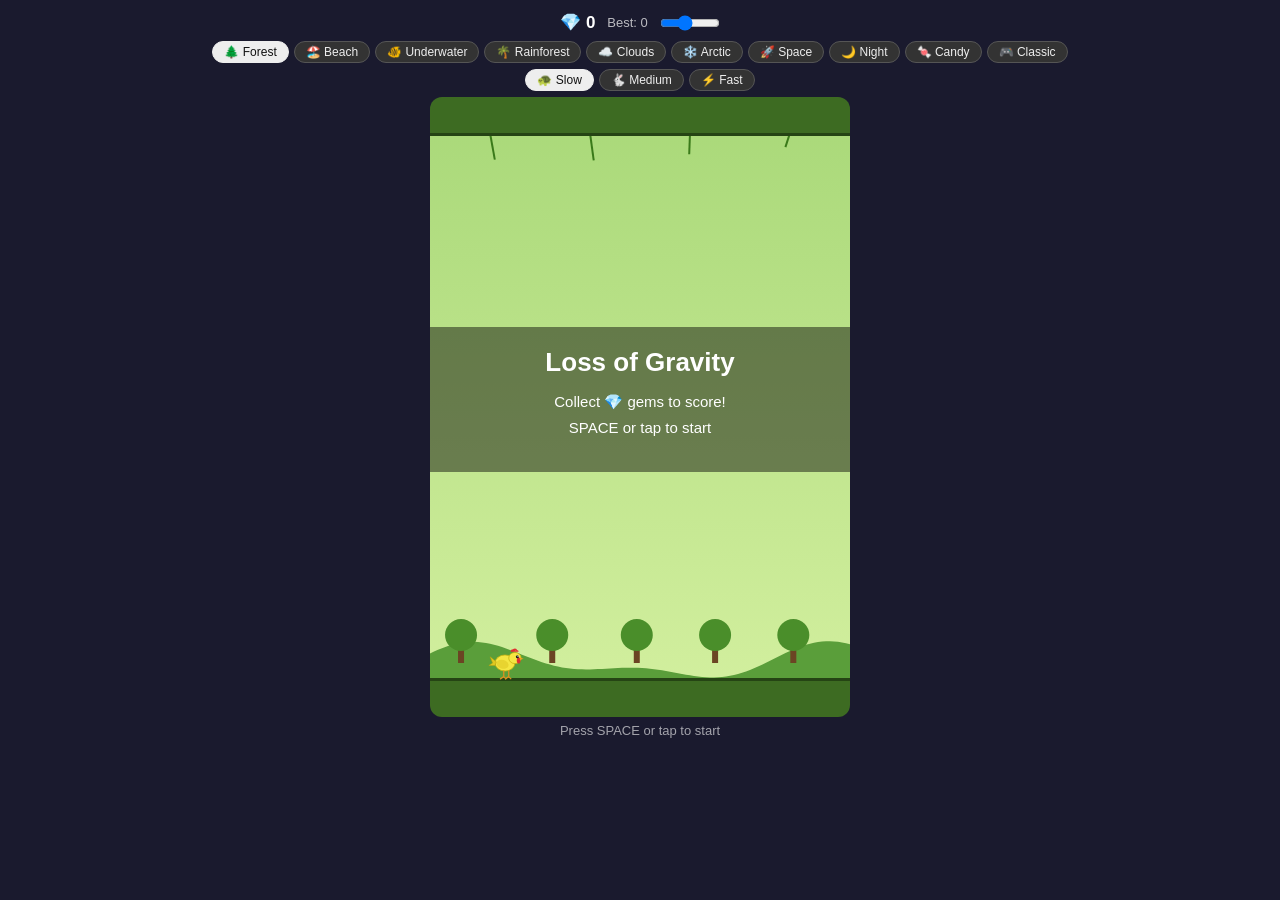
<file: loss_of_gravity.html>
<!DOCTYPE html>
<html>
<head>
<meta charset="utf-8">
<style>
*{margin:0;padding:0;box-sizing:border-box}
body{background:#1a1a2e;display:flex;flex-direction:column;align-items:center;padding:.75rem 0;font-family:sans-serif;color:#fff}
canvas{border-radius:12px;display:block;cursor:pointer;outline:none;max-width:100%}
#topbar{display:flex;gap:12px;align-items:center;margin-bottom:8px;flex-wrap:wrap;justify-content:center}
#score-d{font-size:17px;font-weight:600}
#hs-d{font-size:13px;opacity:.7}
#themes,#speeds{display:flex;gap:5px;flex-wrap:wrap;justify-content:center;margin-bottom:6px}
button{padding:3px 11px;border-radius:20px;border:1.5px solid #555;background:#333;color:#eee;font-size:12px;cursor:pointer}
button.active{background:#eee;color:#111;border-color:#eee}
#msg{font-size:13px;opacity:.6;margin-top:6px;text-align:center}
</style>
</head>
<body>
<div id="topbar">
  <span id="score-d">💎 0</span>
  <span id="hs-d">Best: 0</span>
  <input type="range" id="vol" min="0" max="1" step="0.05" value="0.4" style="width:60px">
</div>
<div id="themes">
  <button class="active" data-t="forest">🌲 Forest</button>
  <button data-t="beach">🏖️ Beach</button>
  <button data-t="underwater">🐠 Underwater</button>
  <button data-t="rainforest">🌴 Rainforest</button>
  <button data-t="clouds">☁️ Clouds</button>
  <button data-t="arctic">❄️ Arctic</button>
  <button data-t="space">🚀 Space</button>
  <button data-t="night">🌙 Night</button>
  <button data-t="candy">🍬 Candy</button>
  <button data-t="classic">🎮 Classic</button>
</div>
<div id="speeds">
  <button class="active" data-s="slow">🐢 Slow</button>
  <button data-s="medium">🐇 Medium</button>
  <button data-s="fast">⚡ Fast</button>
</div>
<canvas id="c" width="420" height="620" tabindex="0"></canvas>
<div id="msg">Press SPACE or tap to start</div>
<script>
const cv=document.getElementById('c'),ctx=cv.getContext('2d');
const msgEl=document.getElementById('msg'),scoreEl=document.getElementById('score-d'),hsEl=document.getElementById('hs-d');
const W=420,H=620,GH=36;
const CHK=10;
const SPIKE_MAX=160;

function rng(a,b){return a+Math.random()*(b-a);}
function spikeSz(){return Math.round(rng(55,SPIKE_MAX));}
function safeGemY(topSz,botSz){
  const lo=GH+(topSz||0)+45,hi=H-GH-(botSz||0)-45;
  return lo<hi?rng(lo,hi):H/2;
}
function drawGrad(c1,c2){const g=ctx.createLinearGradient(0,0,0,H);g.addColorStop(0,c1);g.addColorStop(1,c2||c1);ctx.fillStyle=g;ctx.fillRect(0,0,W,H);}

const THEMES={
  forest:{ground:'#3d6b22',gStroke:'#254414',spike:'#7a4020',gemCol:['#44ff88','#00dd66','#88ffcc'],particles:'#ffe080',
    bg(f){drawGrad('#a8d878','#d4f0a0');ctx.fillStyle='#5a9e3a';ctx.beginPath();ctx.moveTo(0,H-GH);for(let x=0;x<=W;x+=4)ctx.lineTo(x,H-GH-18-Math.sin(x*.018+f*.008)*14-Math.sin(x*.035+f*.005)*8);ctx.lineTo(W,H-GH);ctx.closePath();ctx.fill();for(let i=0;i<5;i++){const tx=30+i*85+Math.sin(f*.002+i)*8,ty=H-GH-18;ctx.fillStyle='#6b4423';ctx.fillRect(tx-3,ty-22,6,22);ctx.fillStyle='#4a8e2a';ctx.beginPath();ctx.arc(tx,ty-28,16,0,Math.PI*2);ctx.fill();}ctx.strokeStyle='#3a7a1a';ctx.lineWidth=2;for(let i=0;i<4;i++){const vx=60+i*100,len=20+Math.sin(f*.015+i)*8;ctx.beginPath();ctx.moveTo(vx,GH);ctx.lineTo(vx+Math.sin(f*.02+i)*5,GH+len);ctx.stroke();}ctx.lineWidth=1;}},
  beach:{ground:'#d4a830',gStroke:'#b08820',spike:'#c84410',gemCol:['#ffdd44','#ffaa00','#ffe888'],particles:'#fff4a0',
    bg(f){drawGrad('#5bc8f5','#ffe4a0');ctx.fillStyle='#ffe040';ctx.beginPath();ctx.arc(W-60,65,28,0,Math.PI*2);ctx.fill();for(let w=0;w<3;w++){ctx.fillStyle=`rgba(${20+w*15},${120+w*20},200,${.35-w*.08})`;ctx.beginPath();ctx.moveTo(0,H-GH-25-w*22);for(let x=0;x<=W;x+=8)ctx.lineTo(x,H-GH-25-w*22+Math.sin(x*.025+f*.04+w)*7);ctx.lineTo(W,H-GH);ctx.lineTo(0,H-GH);ctx.closePath();ctx.fill();}ctx.fillStyle='#8b5e2a';ctx.fillRect(55,H-GH-100,8,100);ctx.fillStyle='#2d8a1e';for(let i=0;i<5;i++){const a=-1.2+i*.5+Math.sin(f*.02)*.08;ctx.save();ctx.translate(59,H-GH-100);ctx.rotate(a);ctx.beginPath();ctx.ellipse(28,0,32,8,0,0,Math.PI*2);ctx.fill();ctx.restore();}}},
  underwater:{ground:'#0d3050',gStroke:'#082038',spike:'#00c8a0',gemCol:['#00ddff','#0088ff','#88eeff'],particles:'#80ffee',
    bg(f){drawGrad('#001840','#003870');for(let i=0;i<16;i++){const bx=(i*29+13)%W,by=H-GH-((f*(.5+i*.08)+i*40)%(H-GH*2));ctx.strokeStyle='rgba(150,230,255,0.4)';ctx.lineWidth=1;ctx.beginPath();ctx.arc(bx,by,2+i%3,0,Math.PI*2);ctx.stroke();}ctx.lineWidth=1;for(let i=0;i<5;i++){ctx.strokeStyle='#00a050';ctx.lineWidth=3;const sx=35+i*80;ctx.beginPath();ctx.moveTo(sx,GH);for(let s=0;s<5;s++)ctx.quadraticCurveTo(sx+12*Math.sin(f*.02+s+i),GH+s*14+7,sx,GH+s*14+14);ctx.stroke();}ctx.lineWidth=1;}},
  rainforest:{ground:'#1a3a08',gStroke:'#0e2604',spike:'#c03010',gemCol:['#aaff00','#66dd00','#ccff44'],particles:'#aaff44',
    bg(f){drawGrad('#071a04','#0e3008');for(let m=0;m<5;m++){ctx.fillStyle=`rgba(180,220,150,${.04+m*.012})`;ctx.beginPath();for(let x=0;x<=W;x+=8)ctx.lineTo(x,140+m*60+Math.sin(x*.01+f*.006+m)*22);ctx.lineTo(W,H);ctx.lineTo(0,H);ctx.closePath();ctx.fill();}for(let i=0;i<10;i++){const a=Math.sin(f*.025+i*1.2)>.6?.8:.12;ctx.fillStyle=`rgba(200,255,100,${a})`;ctx.beginPath();ctx.arc((i*43+f*.3)%W,120+i*35+Math.sin(f*.02+i)*20,2,0,Math.PI*2);ctx.fill();}}},
  clouds:{ground:'#b0d4f0',gStroke:'#88b8e0',spike:'#5070b8',gemCol:['#e8f4ff','#aaccff','#6699ff'],particles:'#fffce8',
    bg(f){drawGrad('#c8e8ff','#eef8ff');function cloud(cx,cy,sc){ctx.fillStyle='rgba(255,255,255,0.92)';ctx.save();ctx.translate(cx,cy);ctx.scale(sc,sc);ctx.beginPath();ctx.arc(0,0,24,0,Math.PI*2);ctx.arc(28,-8,20,0,Math.PI*2);ctx.arc(52,2,22,0,Math.PI*2);ctx.arc(22,8,18,0,Math.PI*2);ctx.fill();ctx.restore();}for(let i=0;i<8;i++)cloud(((f*.3+i*130)%600)-80,80+i*65,.7+i%3*.3);}},
  arctic:{ground:'#c8e8f8',gStroke:'#90c8e8',spike:'#2878c8',gemCol:['#88ddff','#44aaee','#ccf0ff'],particles:'#d8f4ff',
    bg(f){drawGrad('#e8f4ff','#f8fcff');for(let i=0;i<5;i++){const a=.07+Math.sin(f*.008+i)*.04;ctx.fillStyle=`rgba(${[0,40,20,60,0][i]},${[200,180,220,200,160][i]},${[120,100,80,160,200][i]},${a})`;ctx.beginPath();ctx.moveTo(0,H*.25+i*30);for(let x=0;x<=W;x+=10)ctx.lineTo(x,H*.25+i*30+Math.sin(x*.018+f*.012+i)*40);ctx.lineTo(W,0);ctx.lineTo(0,0);ctx.closePath();ctx.fill();}for(let i=0;i<30;i++){const sx=((i*43+f*.4)%W),sy=((i*37+f*.8)%(H-GH*2))+GH;ctx.fillStyle='rgba(255,255,255,0.7)';ctx.beginPath();ctx.arc(sx,sy,1.5,0,Math.PI*2);ctx.fill();}ctx.fillStyle='rgba(200,235,255,0.8)';for(let i=0;i<5;i++){const mx=i*90-20,mh=55+i*20%70;ctx.beginPath();ctx.moveTo(mx,H-GH);ctx.lineTo(mx+45,H-GH-mh);ctx.lineTo(mx+90,H-GH);ctx.closePath();ctx.fill();}}},
  space:{ground:'#0a0a40',gStroke:'#050528',spike:'#44aaff',gemCol:['#ff44ff','#dd00ff','#ff88ff'],particles:'#88ddff',
    bg(f){drawGrad('#020210','#08082a');for(let i=0;i<120;i++){const sx=(i*137+11)%W,sy=(i*97+7)%H,a=.2+Math.sin(f*.02+i)*.18,r=i%5===0?.9:.4;ctx.fillStyle='#fff';ctx.globalAlpha=a;ctx.beginPath();ctx.arc(sx,sy,r,0,Math.PI*2);ctx.fill();}ctx.globalAlpha=1;ctx.fillStyle='#c84090';ctx.beginPath();ctx.arc(W-70,80,18,0,Math.PI*2);ctx.fill();ctx.strokeStyle='rgba(200,100,160,0.4)';ctx.lineWidth=6;ctx.beginPath();ctx.ellipse(W-70,80,32,8,-.4,0,Math.PI*2);ctx.stroke();ctx.lineWidth=1;const ss=(f*2)%(W+80)-20;ctx.strokeStyle='rgba(255,255,200,0.8)';ctx.lineWidth=2;ctx.beginPath();ctx.moveTo(ss,60);ctx.lineTo(ss-40,75);ctx.stroke();ctx.lineWidth=1;}},
  night:{ground:'#080f1e',gStroke:'#040a14',spike:'#e94560',gemCol:['#ffd700','#ffaa00','#ffe44d'],particles:'#ffd700',
    bg(f){drawGrad('#070714','#0e0e22');for(let i=0;i<80;i++){const sx=(i*113+7)%W,sy=(i*67+3)%(H*.55),a=.3+Math.sin(f*.025+i)*.25;ctx.fillStyle='#fff';ctx.globalAlpha=a;ctx.beginPath();ctx.arc(sx,sy,.8,0,Math.PI*2);ctx.fill();}ctx.globalAlpha=1;ctx.fillStyle='rgba(240,230,180,0.95)';ctx.beginPath();ctx.arc(W-55,55,25,0,Math.PI*2);ctx.fill();ctx.fillStyle='#0a0a18';[[0,50,38],[42,72,33],[78,46,24],[105,80,28],[136,56,18],[158,66,42],[204,42,28],[238,76,24],[290,84,32],[330,46,26],[388,56,38]].forEach(([bx,bh,bw])=>{ctx.fillRect(bx,H-GH-bh,bw,bh);ctx.fillStyle='rgba(255,220,100,0.55)';for(let wy=H-GH-bh+4;wy<H-GH-4;wy+=10)for(let wx=bx+4;wx<bx+bw-4;wx+=8)if((wy+wx)%17>8)ctx.fillRect(wx,wy,4,6);ctx.fillStyle='#0a0a18';});}},
  candy:{ground:'#ff70c0',gStroke:'#e040a0',spike:'#cc0055',gemCol:['#ff44cc','#cc00ff','#ff88ee'],particles:'#ffaaee',
    bg(f){drawGrad('#ffe0f8','#ffc8f0');for(let i=0;i<6;i++){ctx.fillStyle=`rgba(255,${160+i*8},${220-i*5},0.1)`;ctx.fillRect(i*72,0,36,H);}for(let i=0;i<4;i++){const lx=30+i*100,ly=H-GH-2;ctx.strokeStyle='#cc4488';ctx.lineWidth=3;ctx.beginPath();ctx.moveTo(lx,ly);ctx.lineTo(lx,ly-55);ctx.stroke();ctx.fillStyle=['#ff3366','#ff9900','#33ccff','#ff66aa'][i];ctx.beginPath();ctx.arc(lx,ly-66,14,0,Math.PI*2);ctx.fill();ctx.lineWidth=1;}const gc=['#ff4466','#44aaff','#ffcc00','#44cc44','#ff88cc'];for(let i=0;i<22;i++){const sx=((i*31+f*.3)%W),sy=H*.3+Math.sin(i*1.3)*H*.25;ctx.fillStyle=gc[i%5];ctx.save();ctx.translate(sx,sy);ctx.rotate(i*.5);ctx.fillRect(-4,-1.5,8,3);ctx.restore();}}},
  classic:{ground:'#1a8a1a',gStroke:'#106010',spike:'#c03000',gemCol:['#ff2222','#ff6600','#ffaa00'],particles:'#ffff00',
    bg(f){ctx.fillStyle='#5c94fc';ctx.fillRect(0,0,W,H);function pixCloud(cx,cy){ctx.fillStyle='#fff';[[0,0,44,14],[6,-9,30,11],[10,-16,22,9],[3,12,36,11]].forEach(([dx,dy,cw,ch])=>ctx.fillRect(cx+dx,cy+dy,cw,ch));}pixCloud(((f*.5)%520)-60,70);pixCloud(((f*.5+180)%520)-60,120);pixCloud(((f*.5+360)%520)-60,85);for(let i=0;i<3;i++){const bx=50+i*130,by=H/2-10;ctx.fillStyle='#c89820';ctx.fillRect(bx,by,24,24);ctx.fillStyle='#a07000';ctx.fillRect(bx+2,by+2,20,20);ctx.fillStyle='#fff';ctx.font='bold 14px monospace';ctx.textAlign='center';ctx.fillText('?',bx+12,by+17);ctx.textAlign='left';}for(let i=0;i<2;i++){const px=90+i*200;ctx.fillStyle='#00a800';ctx.fillRect(px,H-GH-55,32,55);ctx.fillStyle='#00a800';ctx.fillRect(px-4,H-GH-62,40,12);}}}
};
let theme=THEMES.forest;

const AC2=window.AudioContext||window.webkitAudioContext;
let ac=null,masterGain=null,bgNodes=[],bgSched=null,bgStep=0,masterVol=0.4;
function getAC(){if(!ac){ac=new AC2();masterGain=ac.createGain();masterGain.gain.value=masterVol;masterGain.connect(ac.destination);}return ac;}
function note(freq,start,dur,type,vol){try{const a=getAC(),o=a.createOscillator(),g=a.createGain();o.type=type||'sine';o.frequency.value=freq;g.gain.setValueAtTime(.001,start);g.gain.linearRampToValueAtTime(vol||.1,start+.015);g.gain.setValueAtTime(vol||.1,start+dur-.03);g.gain.exponentialRampToValueAtTime(.001,start+dur);o.connect(g);g.connect(masterGain);o.start(start);o.stop(start+dur+.04);return o;}catch(e){return null;}}
const MELODIES={forest:{bpm:158,scale:[262,294,330,349,392,440,494,523],pattern:[0,2,4,5,4,2,0,2,4,7,5,4,2,0,2,4],bass:[0,4,5,4]},beach:{bpm:148,scale:[261,293,329,370,415,466,523,587],pattern:[4,5,4,2,0,2,4,5,7,5,4,2,4,5,4,2],bass:[0,3,4,3]},underwater:{bpm:132,scale:[277,311,370,415,466,523,622,740],pattern:[0,2,4,6,4,2,1,3,5,7,5,3,2,4,6,4],bass:[0,2,4,2]},rainforest:{bpm:150,scale:[246,277,311,370,415,466,554,622],pattern:[2,4,5,7,5,4,2,0,3,5,7,6,5,3,1,2],bass:[0,2,3,2]},clouds:{bpm:144,scale:[261,293,329,392,440,523,587,659],pattern:[3,5,7,6,5,3,2,4,5,7,5,4,3,5,7,5],bass:[0,2,4,2]},arctic:{bpm:138,scale:[277,311,370,415,466,554,622,740],pattern:[0,1,3,5,6,5,3,1,0,2,4,6,7,6,4,2],bass:[0,3,4,3]},space:{bpm:120,scale:[110,138,165,185,220,277,330,370],pattern:[0,4,7,4,3,7,4,0,2,5,7,5,4,7,5,2],bass:[0,2,3,2]},night:{bpm:128,scale:[138,164,185,220,247,277,330,370],pattern:[4,3,1,0,2,4,5,4,3,1,3,5,4,2,0,2],bass:[0,2,4,2]},candy:{bpm:172,scale:[330,370,415,440,523,587,659,784],pattern:[0,2,4,5,7,5,4,2,3,5,7,6,5,3,2,4],bass:[0,4,5,4]},classic:{bpm:168,scale:[261,329,392,440,523,659,784,880],pattern:[0,2,4,2,3,5,4,3,2,4,5,4,3,2,0,2],bass:[0,2,4,2]}};
function stopBG(){if(bgSched){clearTimeout(bgSched);bgSched=null;}bgNodes.forEach(n=>{try{n.stop();}catch(e){}});bgNodes=[];}
function startBG(){stopBG();const a=getAC();const tKey=Object.keys(THEMES).find(k=>THEMES[k]===theme)||'forest';const mel=MELODIES[tKey]||MELODIES.forest;const bl=60/mel.bpm;function sched(when){if(!ac)return;const idx=bgStep%mel.pattern.length,bi=Math.floor(bgStep/4)%mel.bass.length;const o=note(mel.scale[mel.pattern[idx]],when,bl*.8,'triangle',.08);if(o)bgNodes.push(o);if(bgStep%2===0){const hi=Math.min(mel.pattern[idx]+2,mel.scale.length-1);const o2=note(mel.scale[hi],when,bl*.65,'sine',.04);if(o2)bgNodes.push(o2);}if(bgStep%2===0){const o3=note(mel.scale[mel.bass[bi]]/2,when,bl*.85,'triangle',.07);if(o3)bgNodes.push(o3);}if(bgStep%4===0){const o4=note(mel.scale[7]*2,when,.05,'sine',.03);if(o4)bgNodes.push(o4);}bgStep++;const next=when+bl;bgSched=setTimeout(()=>sched(a.currentTime+.04),Math.max(0,(next-a.currentTime-.04)*1000));}bgStep=0;sched(a.currentTime+.08);}
function sfxFlip(){try{const a=getAC(),t=a.currentTime;note(523,t,.06,'sine',.15);note(784,t+.05,.08,'sine',.1);}catch(e){}}
function sfxHit(){try{const a=getAC(),t=a.currentTime;note(100,t,.12,'sawtooth',.2);note(70,t+.06,.2,'square',.15);}catch(e){}}
function sfxGem(){try{const a=getAC(),t=a.currentTime;note(1047,t,.06,'sine',.15);note(1319,t+.05,.07,'sine',.12);note(1568,t+.09,.09,'sine',.1);}catch(e){}}
function sfxVictory(){try{const a=getAC(),t=a.currentTime;[523,659,784,659,784,1047,784,1047,1319].forEach((f2,i)=>note(f2,t+i*.1,.2,'sine',.16));[523,659,784,1047].forEach((f2,i)=>note(f2,t+1.0,.55,'sine',.14));}catch(e){}}
function sfxDeath(){try{const a=getAC(),t=a.currentTime;[392,349,330,294,262,220].forEach((f2,i)=>note(f2,t+i*.13,.22,'triangle',.13));}catch(e){}}
document.getElementById('vol').addEventListener('input',e=>{masterVol=+e.target.value;if(masterGain)masterGain.gain.value=masterVol;});

const CX=75;
const SPEED_PRESETS={slow:.38,medium:1.0,fast:2.4};
let speedMult=SPEED_PRESETS.slow;
let gravDir,vy,cy2,spikes,gems,parts,popups,confetti,frameN,score,highScore=0,state,deathFlash,spawnTimer,wasNewHS,endFrame,lastSide;

function resetGame(start){
  gravDir=1;vy=0;cy2=H-GH-18;
  spikes=[];gems=[];parts=[];popups=[];confetti=[];
  frameN=0;score=0;deathFlash=0;spawnTimer=60;wasNewHS=false;endFrame=0;lastSide='bottom';
  state=start?'playing':'idle';
  if(start)startBG();
}
resetGame(false);

// THE GOLDEN RULE: every spawn is ONE spike on ONE side only.
// Never top+bottom at close x. Never clusters. Just single spikes alternating sides.
// Difficulty = size and frequency, not impossible geometry.
function spawnGroup(){
  const x0=W+40, r=Math.random();

  if(r<0.12){
    // Open gap — gems only, no spike at all
    for(let i=0;i<3;i++) gems.push({x:x0+i*60,y:rng(H*.25,H*.75),r:13,pulse:Math.random()*Math.PI*2});
    return;
  }

  // Pick which side — alternate with some randomness
  const side = Math.random()<0.5 ? 'top' : 'bottom';
  lastSide = side;

  const sz = spikeSz();
  const top = side==='top';
  spikes.push({x:x0, sz, top});

  // Place 2 gems safely in the open corridor
  const tSz = top ? sz : 0;
  const bSz = top ? 0 : sz;
  gems.push({x:x0+55,  y:safeGemY(tSz,bSz), r:13, pulse:Math.random()*Math.PI*2});
  gems.push({x:x0+115, y:safeGemY(tSz,bSz), r:13, pulse:Math.random()*Math.PI*2});
}

function spawnConfetti(){confetti=[];const cols=['#ff4444','#ffcc00','#44ff88','#44aaff','#ff44cc','#fff'];for(let i=0;i<60;i++)confetti.push({x:rng(30,W-30),y:rng(-20,H*.4),vx:rng(-2,2),vy:rng(1,4),r:rng(4,8),col:cols[i%6],rot:rng(0,Math.PI*2),rs:rng(-.1,.1)});}

function drawGrounds(){ctx.fillStyle=theme.ground;ctx.fillRect(0,0,W,GH);ctx.fillRect(0,H-GH,W,GH);ctx.fillStyle=theme.gStroke;ctx.fillRect(0,GH,W,3);ctx.fillRect(0,H-GH-3,W,3);}
function drawSpike(x,sz,top){
  const hw=sz*0.18+8;ctx.fillStyle=theme.spike;
  if(top){ctx.beginPath();ctx.moveTo(x-hw,GH);ctx.lineTo(x,GH+sz);ctx.lineTo(x+hw,GH);ctx.closePath();ctx.fill();ctx.fillStyle='rgba(0,0,0,0.14)';ctx.beginPath();ctx.moveTo(x,GH+sz);ctx.lineTo(x+hw,GH);ctx.lineTo(x,GH+sz*0.5);ctx.closePath();ctx.fill();}
  else{ctx.fillStyle=theme.spike;ctx.beginPath();ctx.moveTo(x-hw,H-GH);ctx.lineTo(x,H-GH-sz);ctx.lineTo(x+hw,H-GH);ctx.closePath();ctx.fill();ctx.fillStyle='rgba(0,0,0,0.14)';ctx.beginPath();ctx.moveTo(x,H-GH-sz);ctx.lineTo(x+hw,H-GH);ctx.lineTo(x,H-GH-sz*0.5);ctx.closePath();ctx.fill();}
}
function drawGem(gem){
  const{x,y,r,pulse}=gem,p=pulse+frameN*.06,glow=.5+Math.sin(p)*.3,cols=theme.gemCol;
  ctx.globalAlpha=glow*.4;ctx.fillStyle=cols[0];ctx.beginPath();ctx.arc(x,y,r+5,0,Math.PI*2);ctx.fill();ctx.globalAlpha=1;
  ctx.save();ctx.translate(x,y);const s=r*(.9+Math.sin(p)*.06);
  const grad=ctx.createRadialGradient(-s*.3,-s*.3,0,0,0,s*1.2);grad.addColorStop(0,'#fff');grad.addColorStop(.3,cols[0]);grad.addColorStop(.7,cols[1]);grad.addColorStop(1,cols[2]);
  ctx.fillStyle=grad;ctx.beginPath();ctx.moveTo(0,-s);ctx.lineTo(s*.6,-s*.4);ctx.lineTo(s,s*.2);ctx.lineTo(s*.4,s);ctx.lineTo(-s*.4,s);ctx.lineTo(-s,s*.2);ctx.lineTo(-s*.6,-s*.4);ctx.closePath();ctx.fill();
  ctx.fillStyle='rgba(255,255,255,0.55)';ctx.beginPath();ctx.moveTo(0,-s);ctx.lineTo(s*.6,-s*.4);ctx.lineTo(0,-s*.1);ctx.lineTo(-s*.6,-s*.4);ctx.closePath();ctx.fill();
  ctx.fillStyle='rgba(255,255,255,0.9)';ctx.beginPath();ctx.arc(-s*.25,-s*.3,s*.18,0,Math.PI*2);ctx.fill();ctx.restore();
}
function drawChicken(x,y,flipped){ctx.save();ctx.translate(x,y);if(flipped)ctx.scale(1,-1);const bob=Math.sin(frameN*.18)*(state==='playing'?1.5:0);ctx.scale(.62,.62);ctx.fillStyle='#f5e642';ctx.beginPath();ctx.ellipse(0,bob,16,13,0,0,Math.PI*2);ctx.fill();ctx.strokeStyle='#c8b010';ctx.lineWidth=1.2;ctx.stroke();ctx.fillStyle='#e8d430';ctx.beginPath();ctx.ellipse(-4,bob+2,10,7,.3,0,Math.PI*2);ctx.fill();ctx.fillStyle='#e0c820';ctx.beginPath();ctx.moveTo(-14,bob-2);ctx.lineTo(-24,bob-10);ctx.lineTo(-20,bob);ctx.lineTo(-26,bob+4);ctx.lineTo(-16,bob+4);ctx.closePath();ctx.fill();ctx.strokeStyle='#b8a010';ctx.lineWidth=.8;ctx.stroke();ctx.fillStyle='#f5e642';ctx.beginPath();ctx.ellipse(16,bob-8,10,9,0,0,Math.PI*2);ctx.fill();ctx.strokeStyle='#c8b010';ctx.lineWidth=1.2;ctx.stroke();ctx.fillStyle='#e03030';ctx.beginPath();ctx.arc(13,bob-18,4,Math.PI,0);ctx.fill();ctx.beginPath();ctx.arc(16,bob-20,3.5,Math.PI,0);ctx.fill();ctx.beginPath();ctx.arc(19,bob-18,3,Math.PI,0);ctx.fill();ctx.fillStyle='#e03030';ctx.beginPath();ctx.ellipse(22,bob-4,3,5,0,0,Math.PI*2);ctx.fill();ctx.fillStyle='#f0a020';ctx.beginPath();ctx.moveTo(24,bob-9);ctx.lineTo(30,bob-7);ctx.lineTo(24,bob-5);ctx.closePath();ctx.fill();ctx.fillStyle='#1a1a1a';ctx.beginPath();ctx.arc(20,bob-10,2.5,0,Math.PI*2);ctx.fill();ctx.fillStyle='#fff';ctx.beginPath();ctx.arc(21,bob-11,1,0,Math.PI*2);ctx.fill();ctx.strokeStyle='#e09020';ctx.lineWidth=2;ctx.beginPath();ctx.moveTo(-2,bob+12);ctx.lineTo(-2,bob+22);ctx.lineTo(-8,bob+26);ctx.moveTo(-2,bob+22);ctx.lineTo(2,bob+26);ctx.stroke();ctx.beginPath();ctx.moveTo(6,bob+12);ctx.lineTo(6,bob+22);ctx.lineTo(0,bob+26);ctx.moveTo(6,bob+22);ctx.lineTo(10,bob+26);ctx.stroke();ctx.restore();}
function addParts(x,y,col,n){for(let i=0;i<n;i++){const a=Math.random()*Math.PI*2,s=1+Math.random()*5;parts.push({x,y,vx:Math.cos(a)*s,vy:Math.sin(a)*s,life:45,max:45,col});}}
function hitsSpike(sp){const hw=sp.sz*0.18+8,dx=Math.abs(CX-sp.x);if(dx>hw+9)return false;return sp.top?(cy2-CHK<GH+sp.sz+4):(cy2+CHK>H-GH-sp.sz-4);}
function hitsGem(g){return Math.hypot(CX-g.x,cy2-g.y)<g.r+12;}

function drawEndScreen(){
  endFrame++;
  if(wasNewHS){confetti.forEach(c=>{c.x+=c.vx;c.y+=c.vy;c.rot+=c.rs;if(c.y>H+10)c.y=-10;ctx.save();ctx.translate(c.x,c.y);ctx.rotate(c.rot);ctx.fillStyle=c.col;ctx.globalAlpha=.85;ctx.fillRect(-c.r/2,-c.r/2,c.r,c.r);ctx.restore();});ctx.globalAlpha=1;}
  const panH=Math.min(endFrame*10,wasNewHS?310:270),panY=H/2-panH/2;
  ctx.fillStyle='rgba(10,10,30,0.9)';ctx.beginPath();if(ctx.roundRect)ctx.roundRect(24,panY,W-48,panH,16);else ctx.rect(24,panY,W-48,panH);ctx.fill();
  ctx.strokeStyle=wasNewHS?'#ffd700':'rgba(255,255,255,0.2)';ctx.lineWidth=wasNewHS?2.5:1;ctx.beginPath();if(ctx.roundRect)ctx.roundRect(24,panY,W-48,panH,16);else ctx.rect(24,panY,W-48,panH);ctx.stroke();ctx.lineWidth=1;
  if(endFrame<6)return;const cx2=W/2;ctx.textAlign='center';
  ctx.fillStyle='#ff5566';ctx.font='bold 30px sans-serif';ctx.fillText('💥 Game Over!',cx2,panY+46);
  if(endFrame<12)return;ctx.fillStyle='rgba(255,255,255,0.12)';ctx.fillRect(44,panY+56,W-88,1);
  ctx.fillStyle='#fff';ctx.font='bold 20px sans-serif';ctx.fillText('Gems collected: '+score+' 💎',cx2,panY+88);
  if(endFrame<18)return;
  if(wasNewHS){const pulse=.7+Math.sin(endFrame*.15)*.3;ctx.fillStyle=`rgba(255,215,0,${pulse})`;ctx.font='bold 23px sans-serif';ctx.fillText('🏆 NEW HIGH SCORE! 🏆',cx2,panY+128);ctx.fillStyle='rgba(255,215,0,0.5)';ctx.font='16px sans-serif';ctx.fillText('Your best is now '+highScore+' 💎',cx2,panY+156);}
  else{ctx.fillStyle='#aaccff';ctx.font='18px sans-serif';ctx.fillText('Your best: '+highScore+' 💎',cx2,panY+123);if(score>0&&highScore>0&&score>=highScore-2){ctx.fillStyle='rgba(255,200,100,0.8)';ctx.font='14px sans-serif';ctx.fillText('So close to the record!',cx2,panY+150);}else if(score===0){ctx.fillStyle='rgba(255,200,100,0.7)';ctx.font='14px sans-serif';ctx.fillText('Grab gems next time! 💎',cx2,panY+150);}}
  if(endFrame>25){const fade=Math.min((endFrame-25)/20,1);ctx.globalAlpha=fade;ctx.fillStyle='rgba(255,255,255,0.6)';ctx.font='13px sans-serif';ctx.fillText('SPACE or tap to play again',cx2,panY+panH-18);ctx.globalAlpha=1;}ctx.textAlign='left';
}

const BASE_SPD=3.5;
function loop(){
  requestAnimationFrame(loop);frameN++;ctx.clearRect(0,0,W,H);theme.bg(frameN);drawGrounds();
  const spd=(BASE_SPD+Math.min(score*.05,3))*speedMult;
  if(state==='playing'){
    vy+=gravDir*.52;cy2+=vy;
    if(cy2<GH+18){cy2=GH+18;vy=0;}if(cy2>H-GH-18){cy2=H-GH-18;vy=0;}
    spawnTimer--;
    if(spawnTimer<=0){spawnGroup();spawnTimer=Math.max(40,82-Math.floor(score*0.7))+Math.round(rng(-12,12));}
    for(let i=spikes.length-1;i>=0;i--){spikes[i].x-=spd;if(spikes[i].x<-60){spikes.splice(i,1);continue;}if(hitsSpike(spikes[i])){sfxHit();addParts(CX,cy2,theme.particles,20);deathFlash=14;wasNewHS=score>highScore;if(wasNewHS){highScore=score;hsEl.textContent='Best: '+highScore;}if(wasNewHS)spawnConfetti();state='dead';stopBG();setTimeout(()=>{wasNewHS?sfxVictory():sfxDeath();},250);msgEl.textContent='';break;}}
    for(let i=gems.length-1;i>=0;i--){gems[i].x-=spd;if(gems[i].x<-30){gems.splice(i,1);continue;}if(hitsGem(gems[i])){score++;scoreEl.textContent='💎 '+score;sfxGem();addParts(gems[i].x,gems[i].y,theme.gemCol[0],12);popups.push({x:gems[i].x,y:gems[i].y,life:40,max:40});gems.splice(i,1);}}
  }
  spikes.forEach(s=>drawSpike(s.x,s.sz,s.top));
  gems.forEach(g=>drawGem(g));
  if(state==='playing'||state==='dead'){if(deathFlash>0){ctx.fillStyle=`rgba(255,60,60,${deathFlash/14*.45})`;ctx.fillRect(0,0,W,H);deathFlash--;}drawChicken(CX,cy2,gravDir===-1);}
  parts.forEach(p=>{p.x+=p.vx;p.y+=p.vy;p.vy+=.2;p.life--;ctx.globalAlpha=p.life/p.max;ctx.fillStyle=p.col;ctx.beginPath();ctx.arc(p.x,p.y,2.5,0,Math.PI*2);ctx.fill();});parts=parts.filter(p=>p.life>0);ctx.globalAlpha=1;
  popups.forEach(p=>{const a=p.life/p.max;ctx.globalAlpha=a;ctx.fillStyle='#fff';ctx.font='bold 18px sans-serif';ctx.textAlign='center';ctx.fillText('+1 💎',p.x,p.y-(1-a)*30);p.life--;});popups=popups.filter(p=>p.life>0);ctx.globalAlpha=1;ctx.textAlign='left';
  if(state==='dead')drawEndScreen();
  if(state==='idle'){ctx.fillStyle='rgba(0,0,0,.46)';ctx.fillRect(0,H/2-80,W,145);ctx.fillStyle='#fff';ctx.textAlign='center';ctx.font='bold 26px sans-serif';ctx.fillText('Loss of Gravity',W/2,H/2-36);ctx.font='15px sans-serif';ctx.fillText('Collect 💎 gems to score!',W/2,H/2);ctx.fillText('SPACE or tap to start',W/2,H/2+26);if(highScore>0){ctx.fillStyle='#ffd700';ctx.font='13px sans-serif';ctx.fillText('Best: '+highScore+' 💎',W/2,H/2+50);}ctx.textAlign='left';drawChicken(CX,H-GH-18,false);}
  if(state==='playing'){ctx.fillStyle='rgba(0,0,0,.28)';ctx.fillRect(W-108,6,100,18);ctx.fillStyle='#fff';ctx.font='11px sans-serif';ctx.textAlign='right';ctx.fillText(spd.toFixed(1)+'× speed',W-10,19);ctx.textAlign='left';}
}

function flip(){
  try{getAC();if(ac&&ac.state==='suspended')ac.resume();}catch(e){}
  if(state==='idle'||state==='dead'){resetGame(true);scoreEl.textContent='💎 0';msgEl.textContent='';return;}
  if(state==='playing'){gravDir*=-1;vy=gravDir*5;sfxFlip();addParts(CX,cy2,theme.particles,6);}
}
document.querySelectorAll('#themes button').forEach(b=>{b.addEventListener('click',()=>{document.querySelectorAll('#themes button').forEach(x=>x.classList.remove('active'));b.classList.add('active');theme=THEMES[b.dataset.t];if(state==='playing')startBG();});});
document.querySelectorAll('#speeds button').forEach(b=>{b.addEventListener('click',()=>{document.querySelectorAll('#speeds button').forEach(x=>x.classList.remove('active'));b.classList.add('active');speedMult=SPEED_PRESETS[b.dataset.s];});});
document.addEventListener('keydown',e=>{if(e.code==='Space'){e.preventDefault();flip();}});
cv.addEventListener('click',flip);
cv.addEventListener('touchstart',e=>{e.preventDefault();flip();},{passive:false});
loop();
</script>
</body>
</html>
</file>
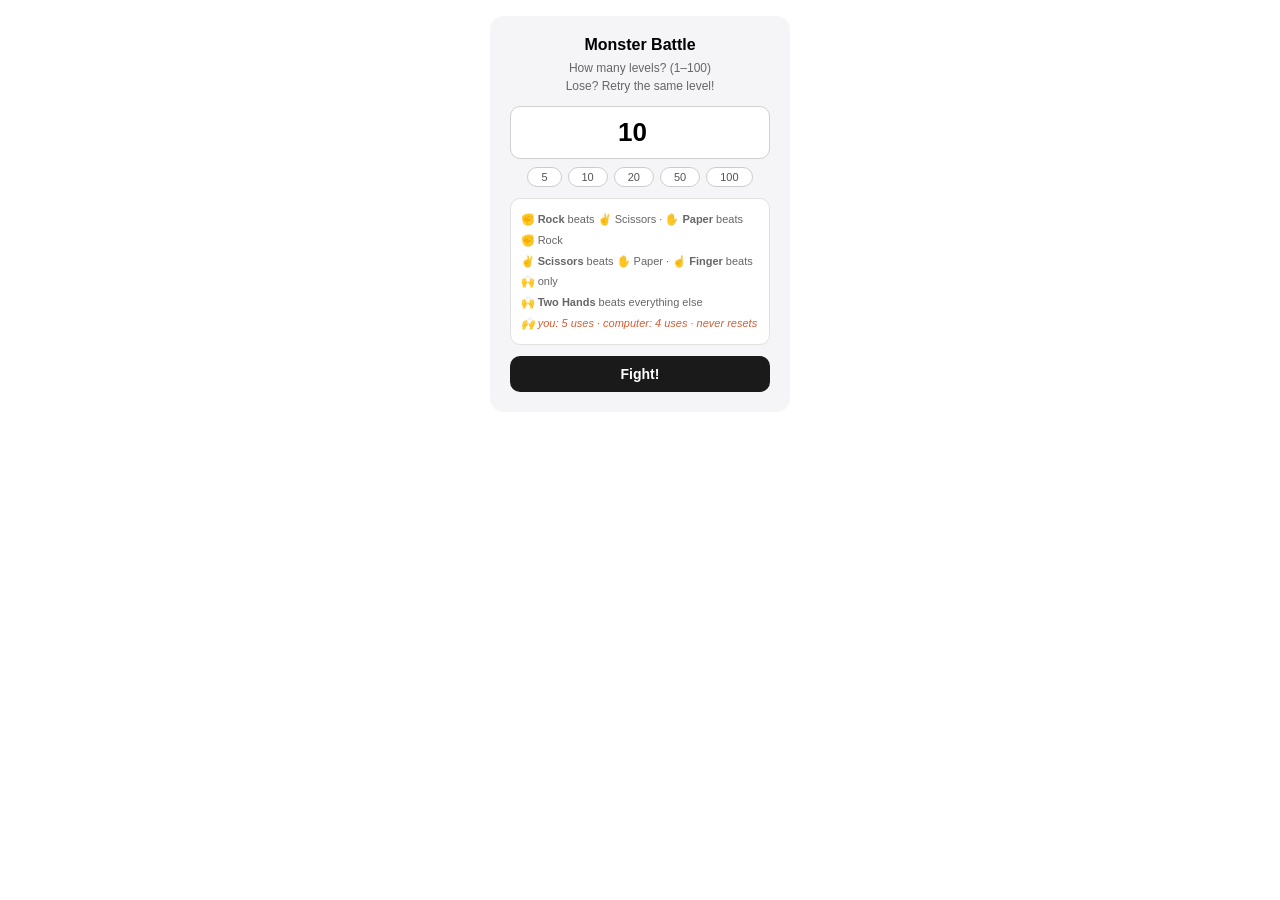
<file: monster_rps_v11.html>
<!DOCTYPE html>
<html>
<head>
<meta charset="utf-8">
<meta name="viewport" content="width=device-width,initial-scale=1">
<title>Monster Battle</title>
<style>
*{box-sizing:border-box;margin:0;padding:0}
html,body{height:auto;overflow:auto;font-family:sans-serif;background:#fff}
#app{text-align:center;max-width:420px;margin:0 auto;position:relative}
#setup{padding:1rem}
.scard{background:#f5f5f7;border-radius:14px;padding:1.25rem;max-width:300px;margin:0 auto}
.scard h2{font-size:16px;font-weight:600;margin-bottom:.3rem}
.scard p{font-size:12px;color:#666;margin-bottom:.7rem;line-height:1.5}
.big-input{width:100%;padding:10px;border-radius:10px;border:1px solid #d0d0d0;background:#fff;font-size:26px;font-weight:600;text-align:center;outline:none;margin-bottom:.5rem}
.presets{display:flex;gap:6px;justify-content:center;margin-bottom:.7rem;flex-wrap:wrap}
.pre{padding:3px 13px;border-radius:20px;border:1px solid #ccc;background:#fff;color:#555;font-size:11px;cursor:pointer}
.pre:hover{color:#000;border-color:#888}
.rules-box{background:#fff;border-radius:10px;border:1px solid #e0e0e0;padding:.6rem;margin-bottom:.7rem;text-align:left}
.rules-box p{font-size:11px;color:#666;line-height:1.9;margin:0}
.go{width:100%;padding:10px;border-radius:10px;border:none;background:#1a1a1a;color:#fff;font-size:14px;font-weight:600;cursor:pointer}
.go:hover{opacity:.85}
#game{display:none;flex-direction:column}
.mstage{position:relative;width:100%;overflow:hidden;flex-shrink:0}
.flash-ov{position:absolute;inset:0;background:#000;opacity:0;pointer-events:none;z-index:8}
#proj{position:absolute;display:none;z-index:7;pointer-events:none;line-height:1;text-align:center}
.lvl-ban{position:absolute;top:50%;left:50%;transform:translate(-50%,-50%);font-size:17px;font-weight:600;color:#fff;text-shadow:0 2px 10px rgba(0,0,0,.9);pointer-events:none;opacity:0;z-index:9;white-space:nowrap;background:rgba(0,0,0,.5);padding:.25rem .8rem;border-radius:20px}
#bg-c{position:absolute;inset:0;width:100%;height:100%;z-index:1}
#fire-c{position:absolute;inset:0;width:100%;height:100%;z-index:3;pointer-events:none}
#mon-c{display:block;width:100%;position:relative;z-index:2}
#emo-cpu{position:absolute;right:10px;bottom:8px;font-size:34px;z-index:6;line-height:1;display:none}
#emo-th-l{position:absolute;left:10px;bottom:8px;font-size:34px;z-index:6;line-height:1;display:none;transform:scaleX(-1)}
#emo-th-r{position:absolute;right:10px;bottom:8px;font-size:34px;z-index:6;line-height:1;display:none}
.hud{display:flex;align-items:center;justify-content:space-around;padding:.3rem .4rem;background:#f5f5f7;border-top:1px solid #e0e0e0}
.hud-it{font-size:10px;color:#888;text-align:center}
.hud-it span{display:block;font-size:12px;font-weight:600;color:#1a1a1a}
.cdown{font-size:17px;font-weight:600;min-height:28px;padding:.3rem 0;transition:color .12s;color:#1a1a1a}
.cdown.shoot{color:#D85A30}
.moves-row{display:flex;gap:6px;justify-content:center;padding:.4rem .5rem 0;flex-wrap:wrap}
.mb{font-size:24px;background:#fff;border:1px solid #ddd;border-radius:12px;width:56px;height:60px;display:flex;flex-direction:column;align-items:center;justify-content:center;cursor:pointer;transition:transform .1s,border-color .15s,opacity .18s;gap:2px}
.mb:hover:not(:disabled):not(.exhausted){transform:scale(1.09);border-color:#888}
.mb.chosen{border:2px solid #1D9E75;transform:scale(1.11)}
.mb.gone{opacity:0;pointer-events:none;transform:scale(.6);transition:opacity .15s,transform .15s}
.mb.exhausted{opacity:.2;cursor:not-allowed}
.mb:disabled{cursor:default}
.mlabel{font-size:9px;color:#888}
.mlimit{font-size:8px;font-weight:700;color:#D85A30}
.rmsg{font-size:12px;font-weight:600;min-height:20px;padding:.2rem .5rem;color:#888}
.rmsg.win{color:#1D9E75}
.rmsg.lose{color:#e53e3e}
.rmsg.tie{color:#888}
.retry-msg{font-size:10px;color:#D85A30;min-height:14px;padding:0 .5rem .15rem}
#final{display:none;padding:1rem}
.fcard{background:#f5f5f7;border-radius:14px;padding:1.25rem;max-width:300px;margin:0 auto}
.fcard h2{font-size:20px;font-weight:600;margin-bottom:.3rem}
.fcard .sub{font-size:13px;color:#666;margin-bottom:.6rem}
.rank-badge{font-size:18px;font-weight:600;padding:.5rem .75rem;border-radius:10px;margin-bottom:.5rem;text-align:center}
.hs-badge{font-size:12px;padding:.4rem .7rem;border-radius:10px;margin-bottom:.6rem;font-weight:600}
.hs-badge.new{background:#fff8e1;color:#e65100;border:1px solid #ffcc02}
.hs-badge.normal{background:#fff;color:#888;border:1px solid #ddd}
.hs-row{display:flex;justify-content:space-between;font-size:12px;color:#888;padding:3px 0;border-bottom:1px solid #e8e8e8}
.hs-row:last-child{border-bottom:none}
.hs-row.top{color:#1a1a1a;font-weight:600}
.replay{width:100%;padding:10px;border-radius:10px;border:none;background:#1a1a1a;color:#fff;font-size:13px;font-weight:600;cursor:pointer;margin-top:.75rem;display:block}
.replay:hover{opacity:.85}
</style>
</head>
<body>
<div id="app">
<div id="setup">
  <div class="scard">
    <h2>Monster Battle</h2>
    <p>How many levels? (1–100)<br>Lose? Retry the same level!</p>
    <input class="big-input" id="rinput" type="number" min="1" max="100" value="10"/>
    <div class="presets">
      <button class="pre" onclick="setR(5)">5</button>
      <button class="pre" onclick="setR(10)">10</button>
      <button class="pre" onclick="setR(20)">20</button>
      <button class="pre" onclick="setR(50)">50</button>
      <button class="pre" onclick="setR(100)">100</button>
    </div>
    <div class="rules-box"><p>
      <strong>✊ Rock</strong> beats ✌️ Scissors · <strong>✋ Paper</strong> beats ✊ Rock<br>
      <strong>✌️ Scissors</strong> beats ✋ Paper · <strong>☝️ Finger</strong> beats 🙌 only<br>
      <strong>🙌 Two Hands</strong> beats everything else<br>
      <em style="color:#D85A30">🙌 you: 5 uses · computer: 4 uses · never resets</em>
    </p></div>
    <button class="go" onclick="startGame()">Fight!</button>
  </div>
</div>

<div id="game">
  <div class="mstage" id="stage">
    <canvas id="bg-c"></canvas>
    <div class="flash-ov" id="flash"></div>
    <div class="lvl-ban" id="lvl-ban"></div>
    <div id="proj"></div>
    <canvas id="mon-c" width="400" height="200"></canvas>
    <canvas id="fire-c" width="400" height="200"></canvas>
    <div id="emo-cpu"></div>
    <div id="emo-th-l">✋</div>
    <div id="emo-th-r">✋</div>
  </div>
  <div class="hud">
    <div class="hud-it">Level<span id="h-lv">1/10</span></div>
    <div class="hud-it">Timer<span id="h-timer">0:00</span></div>
    <div class="hud-it">🙌<span id="h-th">5</span></div>
    <div class="hud-it">Best<span id="h-best">—</span></div>
  </div>
  <div class="cdown" id="cdown"></div>
  <div class="moves-row">
    <button class="mb" id="b-rock"     onclick="pick('rock')">✊<span class="mlabel">rock</span></button>
    <button class="mb" id="b-paper"    onclick="pick('paper')">✋<span class="mlabel">paper</span></button>
    <button class="mb" id="b-scissors" onclick="pick('scissors')">✌️<span class="mlabel">scissors</span></button>
    <button class="mb" id="b-finger"   onclick="pick('finger')">☝️<span class="mlabel">finger</span></button>
    <button class="mb" id="b-twohands" onclick="pick('twohands')">🙌<span class="mlabel">two hands</span><span class="mlimit" id="th-left">5</span></button>
  </div>
  <div class="rmsg" id="rmsg"></div>
  <div class="retry-msg" id="retry-msg"></div>
</div>

<div id="final">
  <div class="fcard">
    <h2 id="f-title"></h2>
    <p class="sub" id="f-sub"></p>
    <div class="rank-badge" id="rank-badge"></div>
    <div class="hs-badge" id="hs-badge"></div>
    <div id="hs-list-title" style="font-size:11px;color:#888;font-weight:600;margin-bottom:.3rem;text-align:left;display:none"></div>
    <div id="hs-list"></div>
    <button class="replay" onclick="goSetup()">Play again</button>
  </div>
</div>
</div>

<script>
// ── Audio ──────────────────────────────────────────────────────────────
const AC=window.AudioContext||window.webkitAudioContext;
let ac=null;
function gac(){if(!ac)ac=new AC();return ac;}
function tone(f,d,tp,vol,dly){tp=tp||'sine';vol=vol||0.1;dly=dly||0;const a=gac(),o=a.createOscillator(),g=a.createGain();o.connect(g);g.connect(a.destination);o.type=tp;o.frequency.value=f;const t=a.currentTime+dly;g.gain.setValueAtTime(0,t);g.gain.linearRampToValueAtTime(vol,t+0.02);g.gain.exponentialRampToValueAtTime(0.001,t+d);o.start(t);o.stop(t+d+0.1);}
let bgL=null;
const SCALES=[[261,294,330,349,392,440,494],[261,277,311,330,370,415,466],[261,294,311,370,392,415,466],[261,294,330,392,440,494,523],[261,277,311,349,392,415,494],[261,294,330,370,415,466,523],[261,294,330,349,392,415,466]];
function startBg(frac,ti){stopBg();const iv=Math.round(370-frac*170);const vol=0.04+frac*0.055;const sc=SCALES[ti%7];const tp=frac>.7?'sawtooth':frac>.4?'square':'sine';let s=0;const pat=[0,2,4,2,1,3,5,3];bgL=setInterval(()=>{const n=sc[pat[s%8]],b=sc[0]/2;tone(n,0.28,tp,vol);if(frac>.4)tone(n*1.5,0.15,'triangle',vol*.3);tone(b,0.32,'triangle',vol*.6);if(frac>.75&&s%4===0)tone(sc[6]*2,0.1,'square',vol*.2);s++;},iv);}
function stopBg(){if(bgL){clearInterval(bgL);bgL=null;}}
function playDede(n,f){const f0=f>.6?140:195;for(let i=0;i<n;i++)tone(f0+(i%2)*55,0.09,'square',0.1+f*.06,i*.13);}
function playWin(){[523,659,784,1047].forEach((f,i)=>{tone(f,0.22,'sine',0.15,i*.1);tone(f*1.5,0.14,'sine',0.045,i*.1+0.05);});}
function playLose(f){const ns=f>.6?[270,220,180,145,110]:[315,265,215,178,145];ns.forEach((n,i)=>tone(n,0.3,'sawtooth',0.1+f*.05,i*.14));if(f>.5)setTimeout(()=>tone(75,0.5,'sine',0.12),200);}
function playTie(){tone(392,0.15,'triangle',0.1,0);tone(392,0.15,'triangle',0.1,0.25);tone(294,0.2,'triangle',0.1,0.5);}
function playLevelUp(){[392,523,659,784,1047].forEach((f,i)=>tone(f,0.18,'sine',0.14,i*.09));}
function playNewRecord(){stopBg();[523,659,784,1047,784,1047,1319].forEach((f,i)=>{tone(f,0.25,'sine',0.2,i*.1);if(i%2===0)tone(f*.5,0.2,'sine',0.07,i*.1);});}
function playFinalWin(){stopBg();[523,587,659,698,784,880,784,880,1047,880,1047,1175].forEach((f,i)=>{tone(f,0.22,'sine',0.17,i*.12);if(i%3===0)tone(f*.5,0.22,'sine',0.055,i*.12);});}
function fmtTime(s){const m=Math.floor(s/60);const sec=Math.floor(s%60);return m+':'+(sec<10?'0':'')+sec;}

// ── Fire ───────────────────────────────────────────────────────────────
// Each theme index gets its own 3-color palette [inner, mid, outer]
const FIRE_PAL=[
  ['255,200,0','255,140,0','255,80,0'],      // 0 Meadow - golden amber
  ['200,240,255','120,210,255','220,250,255'], // 1 Blizzard - icy blue white
  ['255,20,0','255,110,0','255,220,0'],       // 2 Volcano - red orange yellow
  ['80,255,80','30,200,50','0,255,150'],      // 3 Forest - lime green teal
  ['200,0,255','130,0,200','255,0,200'],      // 4 Shadow - purple violet magenta
  ['100,200,255','220,240,255','0,120,255'],  // 5 Storm - electric blue white
  ['220,0,0','255,80,0','255,220,50'],        // 6 Lava - deep red orange yellow
  ['100,255,0','180,255,0','50,200,20'],      // 7 Toxic - acid green neon
  ['0,150,255','80,220,255','200,240,255'],   // 8 Crystal - blue aqua white
  ['180,0,0','255,20,20','255,90,0'],         // 9 Dark Fortress - blood red crimson
  ['200,120,0','255,180,0','255,220,80'],     // 10 Underground - amber copper gold
  ['180,220,255','255,255,255','200,180,255'],// 11 Cloud - sky blue white lilac
  ['30,0,150','100,0,200','180,100,255'],     // 12 Dark Sky - deep indigo violet
  ['0,200,160','0,255,180','50,150,255'],     // 13 Arctic - teal aurora green
  ['100,255,200','150,0,220','220,200,255'],  // 14 Graveyard - teal purple ghostly
  ['255,200,50','255,130,0','220,60,0'],      // 15 Desert - sand gold orange
  ['0,80,255','0,220,255','80,255,180'],      // 16 Underwater - deep blue cyan bio
  ['255,150,220','255,20,180','220,0,255'],   // 17 Neon City - princess pink hot pink magenta
  ['255,200,0','255,140,20','200,80,0'],      // 18 Temple - gold amber warm orange
  ['80,120,255','200,220,255','160,100,255'], // 19 Frozen - blue icy white purple
];

let fireAnimId=null;
let firePhase=0;

function startFire(frac,ti){
  stopFire();
  const fc=document.getElementById('fire-c');
  const stage=document.getElementById('stage');
  fc.width=stage.offsetWidth||400;
  fc.height=stage.offsetHeight||200;
  const W=fc.width,H=fc.height;
  const ctx=fc.getContext('2d');
  // At frac=0: tiny hint of flames, at frac=1: massive roaring fire
  const baseH=Math.round(12+frac*100);
  const nFlames=Math.round(7+frac*14);
  const speed=0.05+frac*0.12;
  const pal=FIRE_PAL[ti%FIRE_PAL.length];

  function frame(){
    ctx.clearRect(0,0,W,H);
    firePhase+=speed;
    for(let fi=0;fi<nFlames;fi++){
      const bx=(fi+0.5)*(W/nFlames);
      const sp=W/nFlames*0.65;
      const fh=baseH*(0.55+0.45*Math.sin(firePhase*1.4+fi*.95));
      const wb=Math.sin(firePhase*2.2+fi*1.5)*sp*.4;
      const tip=Math.sin(firePhase*1.8+fi*.7)*sp*.22;

      // 3 layers: [2]=inner/brightest, [1]=mid, [0]=outer
      for(let li=0;li<3;li++){
        const lf=li/2; // 0=outer,1=inner
        const col=pal[2-li]; // pal[2]=inner color, pal[0]=outer
        const lsp=sp*(1-lf*.45);
        const lh=fh*(0.55+0.45*(1-lf*.25));
        const alpha=(0.4+lf*.45)*(0.6+frac*.4);

        const gr=ctx.createLinearGradient(bx,H,bx+wb,H-lh);
        gr.addColorStop(0,`rgba(${col},${Math.min(alpha,0.92)})`);
        gr.addColorStop(0.55,`rgba(${col},${alpha*.65})`);
        gr.addColorStop(1,`rgba(${col},0)`);
        ctx.fillStyle=gr;

        ctx.beginPath();
        ctx.moveTo(bx-lsp,H);
        ctx.quadraticCurveTo(bx+wb*.5-lsp*.3,H-lh*.5,bx+wb+tip,H-lh);
        ctx.quadraticCurveTo(bx+wb*.5+lsp*.3,H-lh*.5,bx+lsp,H);
        ctx.closePath();
        ctx.fill();
      }
    }
    fireAnimId=requestAnimationFrame(frame);
  }
  frame();
}

function stopFire(){
  if(fireAnimId){cancelAnimationFrame(fireAnimId);fireAnimId=null;}
  const fc=document.getElementById('fire-c');
  if(fc){const ctx=fc.getContext('2d');ctx.clearRect(0,0,fc.width,fc.height);}
}

// ── Moves ──────────────────────────────────────────────────────────────
const MOVES=['rock','paper','scissors','finger','twohands'];
const EM={rock:'✊',paper:'✋',scissors:'✌️',finger:'☝️',twohands:'🙌'};
function outcome(a,b){
  if(a===b)return'tie';
  if(a==='finger'&&b==='twohands')return'win';
  if(b==='finger'&&a==='twohands')return'lose';
  if(a==='twohands')return'win';if(b==='twohands')return'lose';
  if(a==='finger')return'lose';if(b==='finger')return'win';
  const w={rock:'scissors',paper:'rock',scissors:'paper'};
  if(w[a]===b)return'win';if(w[b]===a)return'lose';return'tie';
}

// Show ONLY the computer's move. Two hands = one hand left side + one hand right side.
// Otherwise: single emoji bottom-right.
function showCpuMove(cpuM){
  const ec=document.getElementById('emo-cpu');
  const el=document.getElementById('emo-th-l');
  const er=document.getElementById('emo-th-r');
  if(cpuM==='twohands'){
    ec.style.display='none';
    el.style.display=''; // mirrored ✋ on left
    er.style.display=''; // normal ✋ on right
  } else {
    el.style.display='none';er.style.display='none';
    ec.style.display='';
    ec.textContent=EM[cpuM];
  }
}
function hideCpuMove(){
  document.getElementById('emo-cpu').style.display='none';
  document.getElementById('emo-th-l').style.display='none';
  document.getElementById('emo-th-r').style.display='none';
}

// ── Themes (21 unique) ─────────────────────────────────────────────────
const ALL_THEMES=[
{name:'Sunny Meadow',ballEm:'🌼',bodyC:'#5cb85c',outC:'#2d6a2d',hornC:'#1e7e34',
bg:(c,W,H)=>{
  let g=c.createLinearGradient(0,0,0,H*.55);g.addColorStop(0,'#29b6f6');g.addColorStop(.5,'#81d4fa');g.addColorStop(1,'#b3e5fc');c.fillStyle=g;c.fillRect(0,0,W,H*.55);
  c.fillStyle='#FFE066';c.beginPath();c.arc(W*.82,H*.12,20,0,Math.PI*2);c.fill();c.fillStyle='#FFD700';c.beginPath();c.arc(W*.82,H*.12,14,0,Math.PI*2);c.fill();
  [[W*.12,H*.1,45,18,.95],[W*.45,H*.07,60,22,.9]].forEach(([cx,cy,rw,rh,a])=>{c.globalAlpha=a;c.fillStyle='white';[[-rw*.4,0,rw*.7],[0,-rh*.5,rw*.6],[rw*.4,rh*.1,rw*.75]].forEach(([dx,dy,r])=>{c.beginPath();c.arc(cx+dx,cy+dy,r,0,Math.PI*2);c.fill();});});c.globalAlpha=1;
  [['#76c442',H*.55],['#3d8c1a',H*.68],['#2a6e0c',H*.82]].forEach(([col,y],i)=>{c.fillStyle=col;c.beginPath();c.moveTo(0,y);for(let x=0;x<=W;x+=W/8)c.quadraticCurveTo(x+W/16,y-(i%2?10:15),x+W/8,y+4);c.lineTo(W,H);c.lineTo(0,H);c.fill();});
  for(let i=0;i<18;i++){const fx=10+i*(W-20)/17,fy=H*.67+Math.sin(i*1.3)*8;const col=['#ef5350','#ffd740','#ff80ab','#fff','#ba68c8'][i%5];for(let p=0;p<5;p++){c.fillStyle=col;c.beginPath();c.ellipse(fx+Math.cos(p*Math.PI*.4)*5,fy+Math.sin(p*Math.PI*.4)*5,3,5,p*Math.PI*.4,0,Math.PI*2);c.fill();}c.fillStyle='#fff176';c.beginPath();c.arc(fx,fy,3,0,Math.PI*2);c.fill();}
}},
{name:'Blizzard Tundra',ballEm:'🧊',bodyC:'#b0d8f0',outC:'#0c5460',hornC:'#17a2b8',
bg:(c,W,H)=>{
  let g=c.createLinearGradient(0,0,0,H);g.addColorStop(0,'#bbdefb');g.addColorStop(1,'#e3f2fd');c.fillStyle=g;c.fillRect(0,0,W,H);
  c.strokeStyle='rgba(255,255,255,0.6)';c.lineWidth=1;for(let i=0;i<30;i++){c.beginPath();c.moveTo((i*73)%W,(i*31)%H);c.lineTo((i*73+45)%W,(i*31+10)%(H*.9));c.stroke();}
  [['#c5e3f7',H*.58],['#a8d5f0',H*.7],['#8ec6e8',H*.83]].forEach(([col,y],i)=>{c.fillStyle=col;c.beginPath();c.moveTo(0,y);for(let x=0;x<=W;x+=W/6)c.quadraticCurveTo(x+W/12,y-(i%2?20:28),x+W/6,y+8);c.lineTo(W,H);c.lineTo(0,H);c.fill();});
  [[W*.06,H*.52],[W*.18,H*.48],[W*.78,H*.5],[W*.91,H*.54]].forEach(([tx,ty])=>{c.fillStyle='#1b4d0f';c.beginPath();c.moveTo(tx,ty-45);c.lineTo(tx-20,ty+5);c.lineTo(tx+20,ty+5);c.fill();c.fillStyle='rgba(220,240,255,0.88)';c.beginPath();c.moveTo(tx,ty-45);c.lineTo(tx-12,ty-20);c.lineTo(tx+12,ty-20);c.fill();});
  for(let i=0;i<14;i++){const ix=10+i*(W-20)/13;c.fillStyle='rgba(180,220,255,0.75)';c.beginPath();c.moveTo(ix-4,0);c.lineTo(ix+4,0);c.lineTo(ix,14+i%4*7);c.fill();}
}},
{name:'Volcano',ballEm:'🔥',bodyC:'#fd7e14',outC:'#7b2d00',hornC:'#e63900',
bg:(c,W,H)=>{
  let g=c.createLinearGradient(0,0,0,H);g.addColorStop(0,'#0d0000');g.addColorStop(.4,'#3a0800');g.addColorStop(1,'#7a2000');c.fillStyle=g;c.fillRect(0,0,W,H);
  c.fillStyle='#220500';c.beginPath();c.moveTo(0,H);c.lineTo(W*.15,H*.55);c.lineTo(W*.3,H*.35);c.lineTo(W*.5,H*.28);c.lineTo(W*.7,H*.38);c.lineTo(W*.85,H*.52);c.lineTo(W,H);c.fill();
  c.strokeStyle='rgba(255,80,0,0.75)';c.lineWidth=4;[[W*.48,H*.32,W*.38,H],[W*.52,H*.32,W*.62,H]].forEach(r=>{c.beginPath();c.moveTo(r[0],r[1]);c.lineTo(r[2],r[3]);c.stroke();});
  c.fillStyle='#FF4500';for(let i=0;i<30;i++){c.globalAlpha=0.4+i%6*.1;c.beginPath();c.arc((i*83+20)%(W-10)+5,(i*47+10)%(H*.6)+5,1+i%4,0,Math.PI*2);c.fill();}c.globalAlpha=1;
}},
{name:'Deep Forest',ballEm:'🌿',bodyC:'#52b788',outC:'#1b4332',hornC:'#2d6a4f',
bg:(c,W,H)=>{
  c.fillStyle='#061208';c.fillRect(0,0,W,H);
  for(let i=0;i<12;i++){const tx=i*W/11,th2=H*.5+i%4*20,tw=22+i%3*8;c.fillStyle=['#051008','#071510','#0a1a0c'][i%3];c.fillRect(tx-tw*.3,H-th2,tw*.6,th2);c.fillStyle=['#0d2b14','#0f3018'][i%2];c.beginPath();c.moveTo(tx,H-th2-55);c.lineTo(tx-tw,H-th2+15);c.lineTo(tx+tw,H-th2+15);c.fill();}
  for(let i=0;i<10;i++){const mx=20+i*(W-40)/9;c.fillStyle=`rgba(80,255,120,${0.5+i%3*.15})`;c.beginPath();c.arc(mx,H-15,5+i%3*2,Math.PI,0);c.fill();}
  c.fillStyle='rgba(200,255,100,0.7)';for(let i=0;i<35;i++){c.beginPath();c.arc((i*113+20)%(W-20)+10,(i*67+20)%(H*.85)+10,1.5,0,Math.PI*2);c.fill();}
}},
{name:'Shadow Realm',ballEm:'💜',bodyC:'#7b2d8b',outC:'#1a0033',hornC:'#4a0072',
bg:(c,W,H)=>{
  let g=c.createLinearGradient(0,0,0,H);g.addColorStop(0,'#04000e');g.addColorStop(1,'#0a0020');c.fillStyle=g;c.fillRect(0,0,W,H);
  for(let i=0;i<70;i++){c.fillStyle=`rgba(200,150,255,${0.3+i%7*.07})`;c.beginPath();c.arc((i*139)%W,(i*97)%H,0.8+i%3*.5,0,Math.PI*2);c.fill();}
  c.fillStyle='#05001a';[[W*.05,H*.3],[W*.22,H*.2],[W*.62,H*.22],[W*.88,H*.35]].forEach(([sx,sy])=>{c.beginPath();c.moveTo(sx-14,H);c.lineTo(sx,sy);c.lineTo(sx+14,H);c.fill();c.fillStyle='rgba(180,0,255,0.4)';c.beginPath();c.arc(sx,sy+30,3,0,Math.PI*2);c.fill();c.fillStyle='#05001a';});
}},
{name:'Storm Peak',ballEm:'⚡',bodyC:'#607d8b',outC:'#1c313a',hornC:'#455a64',
bg:(c,W,H)=>{
  let g=c.createLinearGradient(0,0,0,H);g.addColorStop(0,'#0d1520');g.addColorStop(1,'#1e2d40');c.fillStyle=g;c.fillRect(0,0,W,H);
  c.fillStyle='rgba(60,75,90,0.95)';[[W*.15,H*.1,80,30],[W*.45,H*.06,100,35],[W*.75,H*.12,72,25]].forEach(([cx,cy,rw,rh])=>{c.beginPath();c.ellipse(cx,cy,rw,rh,0,0,Math.PI*2);c.fill();c.beginPath();c.ellipse(cx-rw*.4,cy+5,rw*.6,rh*.8,0,0,Math.PI*2);c.fill();});
  [[W*.28,H*.25,W*.22,H*.65],[W*.65,H*.2,W*.7,H*.58]].forEach(([x1,y1,x2,y2])=>{c.strokeStyle='rgba(255,255,150,0.9)';c.lineWidth=2.5;c.beginPath();c.moveTo(x1,y1);c.lineTo((x1+x2)/2-12,y1+(y2-y1)*.4);c.lineTo((x1+x2)/2+8,(y1+y2)*.5);c.lineTo(x2,y2);c.stroke();});
  c.fillStyle='#0e1825';c.beginPath();c.moveTo(0,H);c.lineTo(W*.08,H*.45);c.lineTo(W*.28,H*.38);c.lineTo(W*.5,H*.32);c.lineTo(W*.68,H*.36);c.lineTo(W*.88,H*.42);c.lineTo(W,H*.55);c.lineTo(W,H);c.fill();
  c.strokeStyle='rgba(140,170,200,0.3)';c.lineWidth=1;for(let i=0;i<35;i++){c.beginPath();c.moveTo((i*61)%W,(i*43)%(H*.75));c.lineTo((i*61)%W-5,(i*43)%(H*.75)+16);c.stroke();}
}},
{name:'Lava Core',ballEm:'🌋',bodyC:'#e64a19',outC:'#5d1800',hornC:'#bf360c',
bg:(c,W,H)=>{
  c.fillStyle='#0d0000';c.fillRect(0,0,W,H);
  let g=c.createRadialGradient(W/2,H*.8,10,W/2,H*.8,H);g.addColorStop(0,'rgba(255,80,0,0.55)');g.addColorStop(1,'transparent');c.fillStyle=g;c.fillRect(0,0,W,H);
  c.strokeStyle='rgba(255,80,0,0.7)';c.lineWidth=2.5;[[0,H*.72,W*.4,H*.75,W,H*.7],[W*.2,H*.85,W*.6,H*.8,W*.9,H*.9]].forEach(p=>{c.beginPath();c.moveTo(p[0],p[1]);c.quadraticCurveTo(p[2],p[3],p[4],p[5]);c.stroke();});
  for(let i=0;i<16;i++){c.fillStyle=`rgba(255,${50+i*12},0,0.55)`;c.beginPath();c.arc((i*79+25)%W,H*.75+(i*33)%(H*.2),3+i%6,0,Math.PI*2);c.fill();}
}},
{name:'Toxic Swamp',ballEm:'☠️',bodyC:'#aed581',outC:'#33691e',hornC:'#689f38',
bg:(c,W,H)=>{
  c.fillStyle='#060d02';c.fillRect(0,0,W,H);
  let g=c.createLinearGradient(0,H*.55,0,H);g.addColorStop(0,'#0d1f04');g.addColorStop(1,'#091502');c.fillStyle=g;c.fillRect(0,H*.55,W,H*.45);
  c.strokeStyle='#1a2a06';c.lineWidth=7;[[W*.07,H*.52],[W*.25,H*.48],[W*.75,H*.5],[W*.91,H*.46]].forEach(([tx,ty])=>{c.beginPath();c.moveTo(tx,H*.68);c.lineTo(tx,ty);c.stroke();});
  for(let i=0;i<20;i++){c.fillStyle=`rgba(${80+i*5},${180+i*3},${10+i*4},${0.2+i%5*.08})`;c.beginPath();c.arc((i*83+15)%W,H*.65+(i*37)%(H*.3),2+i%6,0,Math.PI*2);c.fill();}
  for(let i=0;i<18;i++){c.fillStyle=`rgba(150,255,50,${0.3+i%5*.08})`;c.beginPath();c.arc((i*107+10)%W,(i*59+30)%(H*.55)+5,1+i%3,0,Math.PI*2);c.fill();}
}},
{name:'Crystal Cave',ballEm:'💎',bodyC:'#29b6f6',outC:'#01579b',hornC:'#0277bd',
bg:(c,W,H)=>{
  let g=c.createLinearGradient(0,0,0,H);g.addColorStop(0,'#001030');g.addColorStop(1,'#002255');c.fillStyle=g;c.fillRect(0,0,W,H);
  const cc=['rgba(0,180,255,0.85)','rgba(100,210,255,0.75)','rgba(0,130,210,0.9)','rgba(120,220,255,0.7)'];
  [[W*.04,0,28,H*.38],[W*.22,0,18,H*.28],[W*.42,0,22,H*.32],[W*.62,0,16,H*.24],[W*.8,0,25,H*.36]].forEach(([cx,_,w2,h2],i)=>{c.fillStyle=cc[i%4];c.beginPath();c.moveTo(cx-w2/2,0);c.lineTo(cx+w2/2,0);c.lineTo(cx,h2);c.fill();});
  [[W*.12,H,20,H*.3],[W*.42,H,24,H*.34],[W*.72,H,18,H*.28],[W*.9,H,22,H*.32]].forEach(([cx,cy,w2,h2],i)=>{c.fillStyle=cc[(i+2)%4];c.beginPath();c.moveTo(cx-w2/2,cy);c.lineTo(cx+w2/2,cy);c.lineTo(cx,cy-h2);c.fill();});
  for(let i=0;i<45;i++){c.fillStyle=`rgba(150,230,255,${0.35+i%6*.1})`;c.beginPath();c.arc((i*97+8)%W,(i*61+8)%(H*.9),0.8+i%4*.5,0,Math.PI*2);c.fill();}
}},
{name:'Dark Fortress',ballEm:'💣',bodyC:'#c62828',outC:'#3e0000',hornC:'#b71c1c',
bg:(c,W,H)=>{
  c.fillStyle='#03000a';c.fillRect(0,0,W,H);
  let g=c.createRadialGradient(W*.78,H*.1,5,W*.78,H*.1,60);g.addColorStop(0,'rgba(240,0,0,0.5)');g.addColorStop(1,'transparent');c.fillStyle=g;c.fillRect(0,0,W,H);
  c.fillStyle='rgba(200,0,0,0.88)';c.beginPath();c.arc(W*.78,H*.1,22,0,Math.PI*2);c.fill();
  c.fillStyle='#0a0005';c.fillRect(W*.05,H*.3,W*.12,H*.7);c.fillRect(W*.83,H*.28,W*.12,H*.72);
  c.fillStyle='#050008';c.fillRect(0,H*.52,W,H*.48);
  for(let i=0;i<18;i++)c.fillRect(i*(W/17),H*.52-12,W/20,12);
  [W*.18,W*.3,W*.43,W*.57,W*.7,W*.82].forEach(wx=>{g=c.createRadialGradient(wx,H*.55,1,wx,H*.55,12);g.addColorStop(0,'rgba(255,0,0,0.8)');g.addColorStop(1,'transparent');c.fillStyle=g;c.fillRect(0,0,W,H);});
}},
{name:'Underground',ballEm:'🪨',bodyC:'#8d6e63',outC:'#3e2723',hornC:'#5d4037',
bg:(c,W,H)=>{
  let g=c.createLinearGradient(0,0,0,H);g.addColorStop(0,'#120a00');g.addColorStop(1,'#0a0800');c.fillStyle=g;c.fillRect(0,0,W,H);
  [[W*.06,0,14,H*.3],[W*.3,0,16,H*.34],[W*.55,0,18,H*.36],[W*.8,0,15,H*.32]].forEach(([sx,_,sw,sh])=>{g=c.createLinearGradient(sx,0,sx,sh);g.addColorStop(0,'#5d4037');g.addColorStop(1,'#3e2723');c.fillStyle=g;c.beginPath();c.moveTo(sx-sw/2,0);c.lineTo(sx+sw/2,0);c.lineTo(sx,sh);c.fill();});
  [[W*.12,H,12,H*.22],[W*.3,H,16,H*.3],[W*.55,H,13,H*.26],[W*.75,H,18,H*.32],[W*.9,H,11,H*.2]].forEach(([sx,sy,sw,sh])=>{c.fillStyle='#4e342e';c.beginPath();c.moveTo(sx-sw/2,sy);c.lineTo(sx+sw/2,sy);c.lineTo(sx,sy-sh);c.fill();});
  [['rgba(255,200,0,0.6)',0,H*.32,W*.2,H*.26,W*.4,H*.34],['rgba(0,220,100,0.5)',W*.5,H*.44,W*.7,H*.38,W,H*.44]].forEach(([col,...p])=>{c.strokeStyle=col;c.lineWidth=2.5;c.beginPath();c.moveTo(p[0],p[1]);c.quadraticCurveTo(p[2],p[3],p[4],p[5]);c.stroke();});
  g=c.createLinearGradient(0,H*.78,0,H);g.addColorStop(0,'rgba(0,80,160,0.65)');g.addColorStop(1,'rgba(0,50,120,0.85)');c.fillStyle=g;c.fillRect(0,H*.82,W,H*.18);
}},
{name:'Cloud Kingdom',ballEm:'🌩️',bodyC:'#78909c',outC:'#37474f',hornC:'#546e7a',
bg:(c,W,H)=>{
  let g=c.createLinearGradient(0,0,0,H);g.addColorStop(0,'#1565c0');g.addColorStop(.3,'#42a5f5');g.addColorStop(.7,'#90caf9');g.addColorStop(1,'#bbdefb');c.fillStyle=g;c.fillRect(0,0,W,H);
  c.fillStyle='#fff9c4';c.beginPath();c.arc(W*.85,H*.08,22,0,Math.PI*2);c.fill();
  ['rgba(255,0,0,0.4)','rgba(255,140,0,0.38)','rgba(255,255,0,0.35)','rgba(0,200,0,0.35)','rgba(0,80,255,0.35)','rgba(150,0,255,0.35)'].forEach((col,i)=>{c.strokeStyle=col;c.lineWidth=5;c.beginPath();c.arc(-10,H*.95,W*(0.5+i*.09),Math.PI*1.1,Math.PI*1.82);c.stroke();});
  [['rgba(255,220,240,0.95)',W*.5,H*.22,110,42],['rgba(255,255,255,0.92)',W*.12,H*.38,80,32],['rgba(230,220,255,0.9)',W*.85,H*.32,85,34],['rgba(255,240,200,0.9)',W*.35,H*.52,90,36]].forEach(([col,cx,cy,rw,rh])=>{c.fillStyle=col;c.beginPath();c.ellipse(cx,cy,rw,rh,0,0,Math.PI*2);c.fill();c.beginPath();c.ellipse(cx-rw*.4,cy+rh*.2,rw*.6,rh*.75,0,0,Math.PI*2);c.fill();c.beginPath();c.ellipse(cx+rw*.4,cy+rh*.2,rw*.55,rh*.7,0,0,Math.PI*2);c.fill();});
  c.fillStyle='rgba(60,80,100,0.8)';c.beginPath();c.ellipse(W*.35,H*.16,58,24,0,0,Math.PI*2);c.fill();c.beginPath();c.ellipse(W*.24,H*.2,40,18,0,0,Math.PI*2);c.fill();
  c.strokeStyle='rgba(100,150,220,0.6)';c.lineWidth=2;for(let i=0;i<14;i++){c.beginPath();c.moveTo(W*.18+i*W*.022,H*.32+i%3*3);c.lineTo(W*.16+i*W*.022,H*.32+i%3*3+12);c.stroke();}
}},
{name:'Dark Sky',ballEm:'🌑',bodyC:'#37474f',outC:'#102027',hornC:'#263238',
bg:(c,W,H)=>{
  let g=c.createLinearGradient(0,0,0,H);g.addColorStop(0,'#000008');g.addColorStop(.4,'#050520');g.addColorStop(1,'#020210');c.fillStyle=g;c.fillRect(0,0,W,H);
  for(let i=0;i<100;i++){c.fillStyle=`rgba(255,255,255,${0.35+i%8*.07})`;c.beginPath();c.arc((i*139+7)%W,(i*97+3)%H,i%15===0?3:i%7===0?2:0.8,0,Math.PI*2);c.fill();}
  c.fillStyle='rgba(210,160,100,0.85)';c.beginPath();c.arc(W*.78,H*.14,15,0,Math.PI*2);c.fill();c.strokeStyle='rgba(210,160,100,0.4)';c.lineWidth=3;c.beginPath();c.ellipse(W*.78,H*.14,28,7,0.35,0,Math.PI*2);c.stroke();
  c.fillStyle='rgba(240,235,220,0.88)';c.beginPath();c.arc(W*.18,H*.1,14,0,Math.PI*2);c.fill();
  c.fillStyle='#000810';c.beginPath();c.moveTo(0,H);c.lineTo(0,H*.75);for(let i=0;i<10;i++)c.lineTo(i*W/9,H*.7+Math.sin(i*.8)*H*.08);c.lineTo(W,H*.75);c.lineTo(W,H);c.fill();
}},
{name:'Arctic Ocean',ballEm:'🧊',bodyC:'#80deea',outC:'#006064',hornC:'#00838f',
bg:(c,W,H)=>{
  let g=c.createLinearGradient(0,0,0,H);g.addColorStop(0,'#000c1a');g.addColorStop(.35,'#001830');g.addColorStop(1,'#002040');c.fillStyle=g;c.fillRect(0,0,W,H);
  [['rgba(0,255,150,0.15)',0,H*.22],['rgba(50,150,255,0.12)',H*.05,H*.28],['rgba(0,255,200,0.12)',H*.18,H*.38]].forEach(([c1,y1,y2])=>{g=c.createLinearGradient(0,y1,0,y2);g.addColorStop(0,'transparent');g.addColorStop(.4,c1);g.addColorStop(1,'transparent');c.fillStyle=g;c.fillRect(0,y1,W,y2-y1);});
  for(let i=0;i<55;i++){c.fillStyle=`rgba(200,230,255,${0.3+i%6*.07})`;c.beginPath();c.arc((i*131)%W,(i*71)%(H*.45),0.7+i%3*.4,0,Math.PI*2);c.fill();}
  g=c.createLinearGradient(0,H*.5,0,H);g.addColorStop(0,'#004a70');g.addColorStop(1,'#001830');c.fillStyle=g;c.fillRect(0,H*.5,W,H*.5);
  [[W*.08,H*.58,60,16],[W*.42,H*.62,80,20],[W*.78,H*.56,65,17]].forEach(([cx,cy,rw,rh])=>{c.fillStyle='rgba(190,235,255,0.94)';c.beginPath();c.ellipse(cx,cy,rw,rh,0,0,Math.PI*2);c.fill();});
}},
{name:'Haunted Graveyard',ballEm:'👻',bodyC:'#7e57c2',outC:'#1a0038',hornC:'#512da8',
bg:(c,W,H)=>{
  let g=c.createLinearGradient(0,0,0,H);g.addColorStop(0,'#0d0030');g.addColorStop(.4,'#1a0050');g.addColorStop(1,'#0a0028');c.fillStyle=g;c.fillRect(0,0,W,H);
  g=c.createRadialGradient(W*.35,H*.2,10,W*.35,H*.2,120);g.addColorStop(0,'rgba(120,0,200,0.2)');g.addColorStop(1,'transparent');c.fillStyle=g;c.fillRect(0,0,W,H);
  c.fillStyle='rgba(240,225,185,0.9)';c.beginPath();c.arc(W*.28,H*.12,22,0,Math.PI*2);c.fill();
  c.fillStyle='rgba(40,10,80,0.85)';[[W*.2,H*.1,65,22],[W*.55,H*.07,80,28],[W*.8,H*.14,55,18]].forEach(([cx,cy,rw,rh])=>{c.beginPath();c.ellipse(cx,cy,rw,rh,0,0,Math.PI*2);c.fill();c.beginPath();c.ellipse(cx-rw*.35,cy+4,rw*.6,rh*.8,0,0,Math.PI*2);c.fill();});
  [[W*.08,H*.52,'#1a3040'],[W*.25,H*.5,'#1a0040'],[W*.42,H*.54,'#0a2030'],[W*.58,H*.51,'#200010'],[W*.72,H*.53,'#0a1a30'],[W*.86,H*.5,'#1a1040']].forEach(([gx,gy,col])=>{c.fillStyle=col;c.fillRect(gx-9,gy,18,30);c.beginPath();c.arc(gx,gy,9,Math.PI,0);c.fill();c.fillStyle='rgba(100,200,200,0.3)';c.fillRect(gx-7,gy+6,14,5);c.fillRect(gx-3,gy+2,6,14);});
  g=c.createLinearGradient(0,H*.62,0,H);g.addColorStop(0,'#0a1520');g.addColorStop(1,'#050a12');c.fillStyle=g;c.fillRect(0,H*.62,W,H*.38);
  c.fillStyle='rgba(150,255,220,0.35)';c.beginPath();c.arc(W*.72,H*.28,18,Math.PI,0);c.lineTo(W*.72+18,H*.46);c.quadraticCurveTo(W*.72,H*.42,W*.72-18,H*.46);c.fill();
  for(let i=0;i<35;i++){const cols=['rgba(255,200,255,','rgba(200,200,255,','rgba(180,255,255,'];c.fillStyle=cols[i%3]+`${0.3+i%5*.08})`;c.beginPath();c.arc((i*127)%W,(i*73)%(H*.5),0.8+i%3*.5,0,Math.PI*2);c.fill();}
}},
{name:'Desert Ruins',ballEm:'🏺',bodyC:'#d4a56a',outC:'#5d3a00',hornC:'#8d5524',
bg:(c,W,H)=>{
  let g=c.createLinearGradient(0,0,0,H);g.addColorStop(0,'#ff7b00');g.addColorStop(.4,'#c84800');g.addColorStop(1,'#a03500');c.fillStyle=g;c.fillRect(0,0,W,H);
  c.fillStyle='#fff9c4';c.beginPath();c.arc(W*.85,H*.08,24,0,Math.PI*2);c.fill();
  [['#be6500',H*.55],['#954800',H*.7],['#803800',H*.85]].forEach(([col,y])=>{c.fillStyle=col;c.beginPath();c.moveTo(0,y);for(let x=0;x<=W;x+=W/6)c.quadraticCurveTo(x+W/12,y-22,x+W/6,y+12);c.lineTo(W,H);c.lineTo(0,H);c.fill();});
  [[W*.12,H*.4,14],[W*.35,H*.35,16],[W*.62,H*.38,14],[W*.82,H*.42,13]].forEach(([px,py,pw])=>{g=c.createLinearGradient(px,0,px+pw,0);g.addColorStop(0,'#7a4018');g.addColorStop(.5,'#9a5828');g.addColorStop(1,'#6a3010');c.fillStyle=g;c.fillRect(px,py,pw,H-py);c.fillStyle='#5a2a0a';c.fillRect(px-3,py-14,pw+6,14);});
}},
{name:'Underwater Abyss',ballEm:'🐙',bodyC:'#1565c0',outC:'#0d1b6e',hornC:'#0d47a1',
bg:(c,W,H)=>{
  let g=c.createLinearGradient(0,0,0,H);g.addColorStop(0,'#001040');g.addColorStop(1,'#00061a');c.fillStyle=g;c.fillRect(0,0,W,H);
  [[W*.18,45,'rgba(0,150,255,0.2)'],[W*.45,60,'rgba(0,200,200,0.18)'],[W*.72,42,'rgba(100,100,255,0.16)']].forEach(([bx,bw,col])=>{g=c.createLinearGradient(bx,0,bx,H*.7);g.addColorStop(0,col);g.addColorStop(1,'transparent');c.fillStyle=g;c.beginPath();c.moveTo(bx-bw/2,0);c.lineTo(bx+bw/2,0);c.lineTo(bx+bw*1.5,H*.7);c.lineTo(bx-bw*1.5,H*.7);c.fill();});
  for(let i=0;i<50;i++){const col=[[0,220,255],[80,255,180],[160,100,255],[255,100,200]][i%4];c.fillStyle=`rgba(${col[0]},${col[1]},${col[2]},${0.25+i%7*.07})`;c.beginPath();c.arc((i*103)%W,(i*79)%H,1+i%5,0,Math.PI*2);c.fill();}
  [['rgba(0,200,80,0.6)',W*.08],['rgba(0,180,120,0.55)',W*.35],['rgba(50,220,100,0.6)',W*.62],['rgba(0,200,80,0.6)',W*.88]].forEach(([col,sx])=>{c.strokeStyle=col;c.lineWidth=2.5;c.beginPath();c.moveTo(sx,H);for(let j=0;j<7;j++)c.quadraticCurveTo(sx+(j%2===0?16:-16),H-j*17-5,sx+(j%2===0?5:-5),H-(j+1)*17);c.stroke();});
}},
{name:'Neon City',ballEm:'🎮',bodyC:'#e040fb',outC:'#4a0080',hornC:'#aa00ff',
bg:(c,W,H)=>{
  c.fillStyle='#020008';c.fillRect(0,0,W,H);
  const blds=[[0,H*.3,W*.11,H*.7],[W*.09,H*.2,W*.1,H*.8],[W*.22,H*.28,W*.11,H*.72],[W*.55,H*.25,W*.1,H*.75],[W*.69,H*.18,W*.11,H*.82],[W*.87,H*.24,W*.13,H*.76]];
  blds.forEach(([x,y,w2,h2])=>{c.fillStyle='#060012';c.fillRect(x,y,w2,h2);for(let wy=y+6;wy<y+h2-6;wy+=9)for(let wx=x+3;wx<x+w2-3;wx+=7){if((wx*wy)%7>2){const cols=['rgba(255,0,200,0.85)','rgba(0,220,255,0.8)','rgba(150,0,255,0.8)','rgba(255,200,0,0.7)','rgba(0,255,150,0.7)'];c.fillStyle=cols[(wx+wy)%5];c.fillRect(wx,wy,4,5);}}});
  let g2=c.createLinearGradient(0,H*.72,0,H);g2.addColorStop(0,'rgba(100,0,150,0.45)');g2.addColorStop(1,'rgba(50,0,100,0.65)');c.fillStyle=g2;c.fillRect(0,H*.72,W,H*.28);
}},
{name:'Ancient Temple',ballEm:'🗿',bodyC:'#c8a06a',outC:'#3e2200',hornC:'#8d5524',
bg:(c,W,H)=>{
  let g=c.createLinearGradient(0,0,0,H);g.addColorStop(0,'#4a1500');g.addColorStop(.3,'#8b3800');g.addColorStop(.6,'#c85a00');g.addColorStop(1,'#1a0a00');c.fillStyle=g;c.fillRect(0,0,W,H);
  c.fillStyle='#2a1200';c.beginPath();c.moveTo(W*.05,H);c.lineTo(W*.25,H*.22);c.lineTo(W*.5,H*.12);c.lineTo(W*.75,H*.22);c.lineTo(W*.95,H);c.fill();
  c.fillStyle='#150800';c.beginPath();c.moveTo(W*.42,H);c.lineTo(W*.42,H*.55);c.quadraticCurveTo(W*.5,H*.48,W*.58,H*.55);c.lineTo(W*.58,H);c.fill();
  [[W*.38,H*.52],[W*.62,H*.52]].forEach(([tx,ty])=>{c.fillStyle='#6b3a12';c.fillRect(tx-3,ty,6,20);g=c.createRadialGradient(tx,ty,2,tx,ty,28);g.addColorStop(0,'rgba(255,180,0,0.75)');g.addColorStop(1,'transparent');c.fillStyle=g;c.fillRect(0,0,W,H);c.fillStyle='rgba(255,150,0,0.95)';c.beginPath();c.arc(tx,ty,4,0,Math.PI*2);c.fill();});
  c.strokeStyle='rgba(40,120,20,0.5)';c.lineWidth=2;for(let i=0;i<10;i++){c.beginPath();c.moveTo(i*W/9,0);c.quadraticCurveTo(i*W/9+20,H*.25,i*W/9+12,H*.5);c.stroke();}
  for(let i=0;i<30;i++){const cols=['rgba(255,200,100,','rgba(255,160,50,'];c.fillStyle=cols[i%2]+`${0.3+i%5*.08})`;c.beginPath();c.arc((i*131)%W,(i*71)%(H*.35)+3,0.8,0,Math.PI*2);c.fill();}
}},
{name:'Frozen Wasteland',ballEm:'🌨️',bodyC:'#90caf9',outC:'#1a237e',hornC:'#283593',
bg:(c,W,H)=>{
  let g=c.createLinearGradient(0,0,0,H);g.addColorStop(0,'#1a237e');g.addColorStop(.4,'#3949ab');g.addColorStop(1,'#1565c0');c.fillStyle=g;c.fillRect(0,0,W,H);
  c.strokeStyle='rgba(150,200,255,0.35)';c.lineWidth=1;[[0,H*.7,W*.3,H*.65,W*.6,H*.72,W,H*.68],[0,H*.82,W*.4,H*.78,W*.7,H*.84,W,H*.8]].forEach(pts=>{c.beginPath();c.moveTo(pts[0],pts[1]);c.quadraticCurveTo(pts[2],pts[3],pts[4],pts[5]);c.lineTo(pts[6],pts[7]);c.stroke();});
  [[W*.08,H*.65],[W*.25,H*.62],[W*.5,H*.6],[W*.72,H*.64],[W*.9,H*.61]].forEach(([sx,sy])=>{c.fillStyle='rgba(160,210,255,0.7)';c.beginPath();c.moveTo(sx-8,H);c.lineTo(sx+8,H);c.lineTo(sx,sy);c.fill();});
  for(let i=0;i<50;i++){c.fillStyle=`rgba(200,225,255,${0.3+i%6*.08})`;c.beginPath();c.arc((i*113)%W,(i*79)%H,1+i%3*.5,0,Math.PI*2);c.fill();}
}},
];

function shuffleArr(a){const r=[...a];for(let i=r.length-1;i>0;i--){const j=Math.floor(Math.random()*(i+1));[r[i],r[j]]=[r[j],r[i]];}return r;}
function getTheme(lv,tot,th){return th[Math.floor((lv-1)*th.length/tot)%th.length];}
function getThemeIdx(lv,tot,th){return Math.floor((lv-1)*th.length/tot)%th.length;}

function drawBg(lv,tot,th){
  const bc=document.getElementById('bg-c');const st=document.getElementById('stage');
  bc.width=st.offsetWidth||400;bc.height=200;
  try{getTheme(lv,tot,th).bg(bc.getContext('2d'),bc.width,bc.height);}catch(e){}
}

function drawMonster(lv,tot,th){
  const cv=document.getElementById('mon-c');const ctx=cv.getContext('2d');
  const W=cv.width,H=cv.height;ctx.clearRect(0,0,W,H);
  const fr=(lv-1)/Math.max(1,tot-1);
  const t=getTheme(lv,tot,th);
  const bW=Math.round(60+fr*220),bH=Math.round(50+fr*120);
  const cx=W/2,cy=H,bT=cy-bH;
  const eR=Math.round(6+fr*17),aT=Math.round(fr*18);
  const hH=Math.round(12+fr*48),hW=Math.round(8+fr*26);
  const mW=Math.round(28+fr*110),mY=bT+bH*.62;
  const tN=Math.min(Math.round(fr*7),7),sA=1-fr*2;
  function rr(x,y,w,h,r){ctx.beginPath();ctx.moveTo(x+r,y);ctx.lineTo(x+w-r,y);ctx.quadraticCurveTo(x+w,y,x+w,y+r);ctx.lineTo(x+w,y+h-r);ctx.quadraticCurveTo(x+w,y+h,x+w-r,y+h);ctx.lineTo(x+r,y+h);ctx.quadraticCurveTo(x,y+h,x,y+h-r);ctx.lineTo(x,y+r);ctx.quadraticCurveTo(x,y,x+r,y);ctx.closePath();}
  if(fr>.05){ctx.globalAlpha=Math.min(fr*3,1);[[cx-hW*.3,bT,cx,bT-hH,cx+hW*.3,bT],[cx+hW*.5,bT,cx+hW*1.1,bT-hH*.75,cx+hW*1.7,bT],[cx-hW*1.7,bT,cx-hW*1.1,bT-hH*.75,cx-hW*.5,bT]].forEach(p=>{ctx.beginPath();ctx.moveTo(p[0],p[1]);ctx.lineTo(p[2],p[3]);ctx.lineTo(p[4],p[5]);ctx.closePath();ctx.fillStyle=t.hornC;ctx.fill();});ctx.globalAlpha=1;}
  rr(cx-bW/2,bT,bW,bH,bW*.18);ctx.fillStyle=t.bodyC;ctx.fill();ctx.strokeStyle=t.outC;ctx.lineWidth=2;ctx.stroke();
  const eLX=cx-bW*.26,eRX=cx+bW*.26,eY=bT+bH*.3;
  [[eLX,1],[eRX,-1]].forEach(([ex,dir])=>{
    ctx.fillStyle='white';ctx.beginPath();ctx.ellipse(ex,eY,eR*1.15,eR,0,0,Math.PI*2);ctx.fill();
    ctx.strokeStyle=t.outC;ctx.lineWidth=1.5;ctx.beginPath();ctx.ellipse(ex,eY,eR*1.15,eR,0,0,Math.PI*2);ctx.stroke();
    ctx.fillStyle='#111';ctx.beginPath();ctx.ellipse(ex-dir*aT*.2,eY,eR*.4,eR*.6,0,0,Math.PI*2);ctx.fill();
    ctx.strokeStyle=t.outC;ctx.lineWidth=2+fr*2;ctx.beginPath();
    if(fr<.05){ctx.moveTo(ex-eR*1.1,eY-eR-3);ctx.lineTo(ex+eR*1.1,eY-eR-3);}
    else{ctx.moveTo(ex-eR*1.1,eY-eR-aT*dir);ctx.lineTo(ex+eR*1.1,eY-eR+aT*.4*dir);}
    ctx.stroke();
  });
  if(sA>.05){const sd=sA*(8+bH*.12);ctx.strokeStyle=t.outC;ctx.lineWidth=2.5;ctx.beginPath();ctx.moveTo(cx-mW/2,mY);ctx.quadraticCurveTo(cx,mY+sd,cx+mW/2,mY);ctx.stroke();ctx.fillStyle='rgba(255,150,150,0.3)';ctx.beginPath();ctx.ellipse(cx-bW*.35,mY-2,eR*.9,eR*.5,0,0,Math.PI*2);ctx.fill();ctx.beginPath();ctx.ellipse(cx+bW*.35,mY-2,eR*.9,eR*.5,0,0,Math.PI*2);ctx.fill();}
  else if(sA>-.05){ctx.strokeStyle=t.outC;ctx.lineWidth=2.5;ctx.beginPath();ctx.moveTo(cx-mW/2,mY);ctx.lineTo(cx+mW/2,mY);ctx.stroke();}
  else{const fd=(-sA)*(8+bH*.14);ctx.fillStyle=t.outC;ctx.beginPath();ctx.moveTo(cx-mW/2,mY);ctx.quadraticCurveTo(cx,mY-fd,cx+mW/2,mY);ctx.fill();if(tN>0){ctx.fillStyle='white';const tw=mW/(tN+.5);for(let i=0;i<tN;i++){const tx2=cx-mW/2+i*(mW/tN)+2;ctx.beginPath();ctx.moveTo(tx2,mY);ctx.lineTo(tx2+tw*.8,mY);ctx.lineTo(tx2+tw*.4,mY+8+fr*12);ctx.lineTo(tx2,mY+5+fr*8);ctx.closePath();ctx.fill();}}}
}

function getRank(t,n){const p=t/n;return [{max:1.2,label:'⚡ Lightning',color:'#7b2ff7'},{max:2.0,label:'💎 Diamond',color:'#00bcd4'},{max:3.2,label:'🥇 Gold',color:'#ffc107'},{max:5.0,label:'🥈 Silver',color:'#9e9e9e'},{max:8.0,label:'🥉 Bronze',color:'#cd7f32'},{max:999,label:'🌱 Beginner',color:'#66bb6a'}].find(x=>p<=x.max);}
function getBracket(n){if(n<=5)return'1-5';if(n<=10)return'6-10';if(n<=20)return'11-20';if(n<=50)return'21-50';return'51-100';}

let S={};let timerInt=null;let highScores={};
function setR(n){document.getElementById('rinput').value=n;}

function startGame(){
  let r=parseInt(document.getElementById('rinput').value)||10;r=Math.max(1,Math.min(100,r));
  const themes=shuffleArr(ALL_THEMES);
  S={total:r,level:1,thLeft:5,cpuThLeft:4,phase:'idle',elapsed:0,startTime:null,themes,lossCount:0};
  document.getElementById('setup').style.display='none';document.getElementById('final').style.display='none';
  const gEl=document.getElementById('game');gEl.style.display='flex';gEl.style.flexDirection='column';
  document.getElementById('rmsg').textContent='';document.getElementById('rmsg').className='rmsg';
  document.getElementById('retry-msg').textContent='';
  hideCpuMove();
  drawBg(1,r,themes);drawMonster(1,r,themes);
  const ti=getThemeIdx(1,r,themes);
  startFire(0,ti);updateHud();startBg(0,ti);startTimer();runRound();
}

function getFrac(){return(S.level-1)/Math.max(1,S.total-1);}
function startTimer(){S.startTime=Date.now()-S.elapsed*1000;if(timerInt)clearInterval(timerInt);timerInt=setInterval(()=>{S.elapsed=(Date.now()-S.startTime)/1000;document.getElementById('h-timer').textContent=fmtTime(S.elapsed);},500);}
function stopTimer(){if(timerInt){clearInterval(timerInt);timerInt=null;}}

function updateHud(){
  document.getElementById('h-lv').textContent=S.level+'/'+S.total;
  document.getElementById('h-th').textContent=S.thLeft;document.getElementById('th-left').textContent=S.thLeft;
  if(S.thLeft<=0){const b=document.getElementById('b-twohands');if(b){b.classList.add('exhausted');b.disabled=true;}}
  const br=getBracket(S.total);const bs=highScores[br]||[];
  document.getElementById('h-best').textContent=bs.length?fmtTime(bs[0]):'—';
}
function hideBtns(){MOVES.forEach(m=>{const b=document.getElementById('b-'+m);if(b){b.disabled=true;b.classList.add('gone');}});}
function unlockBtns(){MOVES.forEach(m=>{const b=document.getElementById('b-'+m);if(b){b.disabled=false;b.classList.remove('gone','chosen','exhausted');}});if(S.thLeft<=0){const b=document.getElementById('b-twohands');if(b){b.classList.add('exhausted');b.disabled=true;}}}
function lockBtns(ch){MOVES.forEach(m=>{const b=document.getElementById('b-'+m);if(!b)return;b.disabled=true;if(m!==ch)b.classList.add('gone');else b.classList.add('chosen');});}
function cpuPickMove(){const av=S.cpuThLeft>0?MOVES:MOVES.filter(m=>m!=='twohands');return av[Math.floor(Math.random()*av.length)];}

function runRound(){
  S.phase='countdown';const fr=getFrac();const ti=getThemeIdx(S.level,S.total,S.themes);
  drawBg(S.level,S.total,S.themes);drawMonster(S.level,S.total,S.themes);
  hideCpuMove();startFire(fr,ti);startBg(fr,ti);updateHud();
  document.getElementById('rmsg').textContent='';document.getElementById('rmsg').className='rmsg';
  document.getElementById('cdown').classList.remove('shoot');unlockBtns();hideBtns();
  const words=['Rock...','Paper...','Scissors...','SHOOT!'];let i=0;const cd=document.getElementById('cdown');
  function step(){cd.textContent=words[i];cd.classList.toggle('shoot',i===3);if(i<3){playDede(1,fr);i++;setTimeout(step,430);}else{playDede(3,fr);S.phase='picking';unlockBtns();setTimeout(()=>{if(cd.textContent==='SHOOT!')cd.textContent='';},500);}}
  step();
}

function pick(id){
  if(S.phase!=='picking')return;if(id==='twohands'&&S.thLeft<=0)return;
  S.phase='resolving';if(id==='twohands')S.thLeft--;lockBtns(id);
  const fr=getFrac();const th=getTheme(S.level,S.total,S.themes);
  const cpuM=cpuPickMove();if(cpuM==='twohands')S.cpuThLeft--;
  // Only show computer's move (not player's)
  showCpuMove(cpuM);
  const res=outcome(id,cpuM);
  const rm=document.getElementById('rmsg');
  rm.textContent=EM[id]+' vs '+EM[cpuM]+' — '+(res==='win'?'You win! 🎉':res==='lose'?'Monster wins! 😤':"It's a tie! 🤝");
  rm.className='rmsg '+res;document.getElementById('cdown').textContent='';
  if(res==='win'){document.getElementById('retry-msg').textContent='';S.lossCount=0;playWin();setTimeout(()=>doArrowThenAdvance(),300);}
  else if(res==='lose'){S.lossCount=(S.lossCount||0)+1;document.getElementById('retry-msg').textContent='Try again! 🔁 (attempt '+(S.lossCount+1)+')';playLose(fr);setTimeout(()=>monsterThrow(th.ballEm,S.lossCount,()=>runRound()),300);}
  else{document.getElementById('retry-msg').textContent='';playTie();setTimeout(runRound,1400);}
}

function doArrowThenAdvance(){
  const pr=document.getElementById('proj');const st=document.getElementById('stage');
  const sw=st.offsetWidth||400;const sh=st.offsetHeight||200;
  pr.style.cssText='display:block;position:absolute;font-size:26px;left:8px;top:'+(sh*.88)+'px;z-index:7;pointer-events:none;transform:rotate(-40deg)';pr.textContent='🏹';
  setTimeout(()=>{pr.style.transition='left 0.42s ease-out,top 0.42s ease-out,transform 0.42s';pr.style.left=(sw/2-13)+'px';pr.style.top=(sh*.32)+'px';pr.style.transform='rotate(-65deg)';setTimeout(()=>{pr.style.display='none';pr.style.transition='none';doMonsterFall(()=>{if(S.level>=S.total)victory();else{S.level++;showBanner(()=>runRound());}});},460);},30);
}
function doMonsterFall(cb){const cv=document.getElementById('mon-c');const DUR=500;const st=Date.now();const iv=setInterval(()=>{const p=Math.min((Date.now()-st)/DUR,1);cv.style.transform=`translateY(${-p*45}px) scale(${1-p*.35})`;cv.style.opacity=''+(1-p);if(p>=1){clearInterval(iv);cv.style.transform='';cv.style.opacity='1';cb();}},16);}
function monsterThrow(ballEm,lc,cb){
  const pr=document.getElementById('proj');const st=document.getElementById('stage');const fl=document.getElementById('flash');
  const sw=st.offsetWidth||400;const sh=st.offsetHeight||200;
  const ss=Math.max(sw,sh)*.38+lc*25;const es=Math.max(sw,sh)*2.8;
  pr.style.cssText=`display:block;position:absolute;font-size:${ss}px;left:${sw/2-ss/2}px;top:${sh*.3}px;z-index:7;pointer-events:none;line-height:1;transition:none`;pr.textContent=ballEm;
  setTimeout(()=>{pr.style.transition='font-size 0.52s ease-in,left 0.52s ease-in,top 0.52s ease-in';pr.style.fontSize=es+'px';pr.style.left=(sw/2-es/2)+'px';pr.style.top=(sh/2-es/2)+'px';setTimeout(()=>{pr.style.display='none';fl.style.transition='opacity 0.05s';fl.style.opacity='1';setTimeout(()=>{fl.style.transition='opacity 0.5s';fl.style.opacity='0';setTimeout(cb,520);},500);},540);},30);
}
function showBanner(cb){const b=document.getElementById('lvl-ban');const th=getTheme(S.level,S.total,S.themes);b.textContent='Level '+S.level+' — '+th.name+'!';b.style.transition='none';b.style.opacity='1';playLevelUp();setTimeout(()=>{b.style.transition='opacity 0.5s';b.style.opacity='0';setTimeout(cb,520);},1000);}
function victory(){
  stopTimer();stopBg();stopFire();
  const time=S.elapsed;const br=getBracket(S.total);
  if(!highScores[br])highScores[br]=[];
  const pb=highScores[br].length?highScores[br][0]:null;
  highScores[br].push(time);highScores[br].sort((a,b)=>a-b);if(highScores[br].length>5)highScores[br]=highScores[br].slice(0,5);
  const isNew=pb===null||time<pb;if(isNew)playNewRecord();else playFinalWin();
  document.getElementById('game').style.display='none';document.getElementById('final').style.display='block';
  document.getElementById('f-title').textContent='Victory!';document.getElementById('f-sub').textContent='All '+S.total+' monsters cleared in '+fmtTime(time)+'!';
  const rank=getRank(time,S.total);const rb=document.getElementById('rank-badge');rb.textContent=rank.label;rb.style.background=rank.color+'22';rb.style.color=rank.color;rb.style.border='1px solid '+rank.color+'55';
  const badge=document.getElementById('hs-badge');
  if(isNew&&pb!==null){badge.className='hs-badge new';badge.textContent='New best! Beat '+fmtTime(pb)+' by '+(pb-time).toFixed(1)+'s!';}
  else if(isNew){badge.className='hs-badge new';badge.textContent='First '+S.total+'-level run — this is your high score!';}
  else{badge.className='hs-badge normal';badge.textContent='Best ('+S.total+' levels): '+fmtTime(highScores[br][0])+' · This run: '+fmtTime(time);}
  const hlt=document.getElementById('hs-list-title');hlt.style.display='block';hlt.textContent='Best times ('+S.total+'-level bracket)';
  document.getElementById('hs-list').innerHTML=highScores[br].map((t,i)=>`<div class="hs-row${i===0?' top':''}"><span>#${i+1}${i===0?' 🥇':''}</span><span>${fmtTime(t)}</span></div>`).join('');
}
function goSetup(){stopTimer();stopBg();stopFire();document.getElementById('final').style.display='none';document.getElementById('game').style.display='none';document.getElementById('setup').style.display='';}
</script>
</body>
</html>
</file>
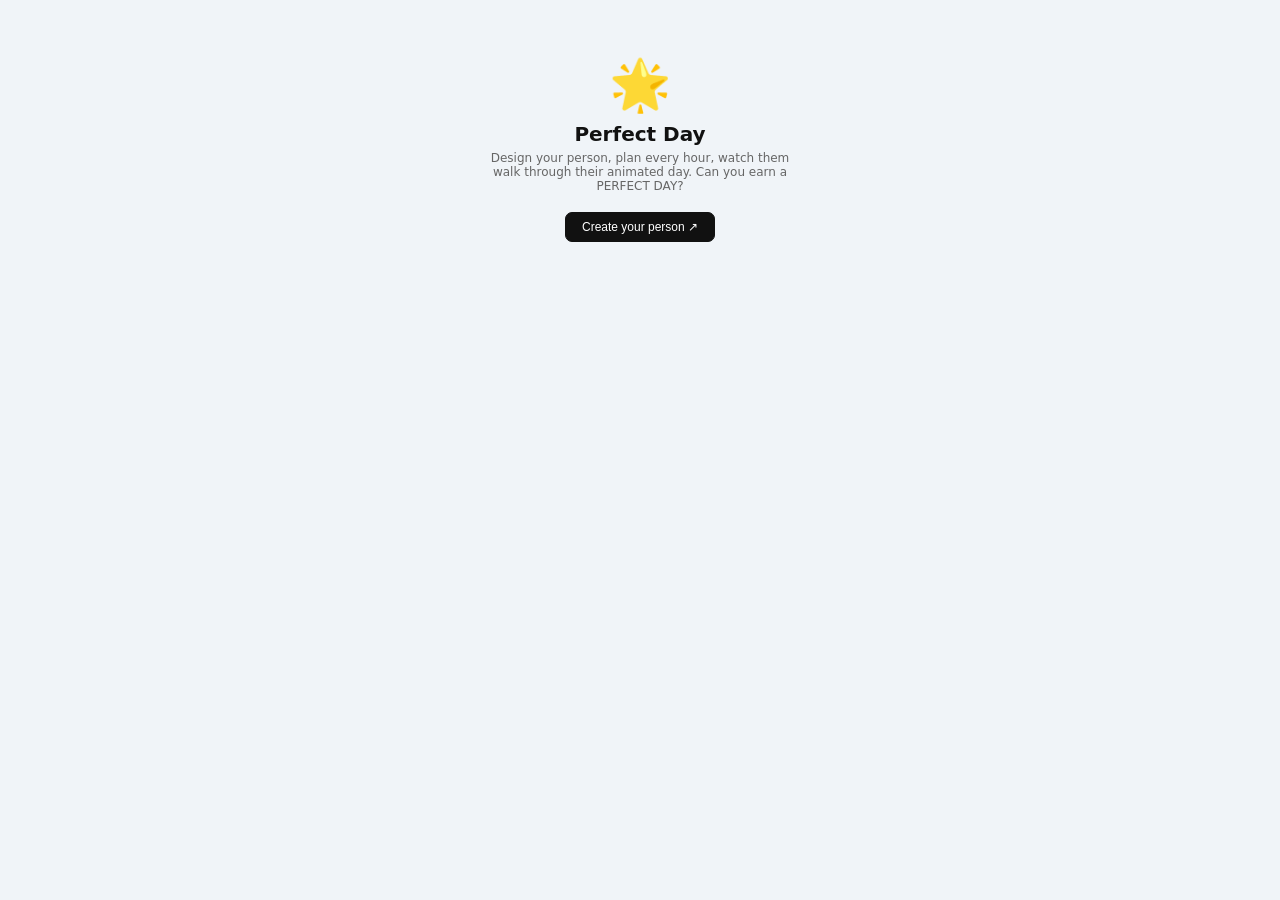
<file: perfect_day_v4.html>
<!DOCTYPE html>
<html>
<head>
<meta charset="utf-8">
<meta name="viewport" content="width=device-width,initial-scale=1">
<title>Perfect Day</title>
<style>
*{box-sizing:border-box;margin:0;padding:0}
body{font-family:system-ui,sans-serif;background:#f0f4f8;color:#111;font-size:13px;max-width:680px;margin:0 auto}
.scr{display:none;padding:1rem}.scr.active{display:block}
h2{font-size:16px;font-weight:700;margin-bottom:.2rem}
h3{font-size:13px;font-weight:700;margin-bottom:.3rem}
.sub{font-size:12px;color:#666;margin-bottom:.7rem}
.card{background:#fff;border:1px solid #e0e0e0;border-radius:10px;padding:.8rem 1rem;margin-bottom:.6rem}
.row{display:flex;align-items:center;gap:8px;margin-bottom:.4rem;flex-wrap:wrap}
label{font-size:12px;color:#555;min-width:118px}
select,input{border:1px solid #ddd;border-radius:6px;padding:4px 8px;font-size:12px;background:#fafafa;color:#111}
.btn{border:1px solid #bbb;border-radius:7px;padding:7px 16px;font-size:12px;cursor:pointer;background:#fff;color:#111}
.btn:hover:not([disabled]){background:#eee}
.btn.p{background:#111;color:#fff;border-color:#111}
.btn.p:hover:not([disabled]){background:#333}
.btn[disabled]{opacity:.38;cursor:not-allowed}
.shdr{font-size:10px;font-weight:700;color:#999;text-transform:uppercase;letter-spacing:.05em;margin:.5rem 0 .18rem}
.srow{display:flex;flex-wrap:wrap;gap:4px;margin-bottom:.15rem}
.sw{width:26px;height:26px;border-radius:50%;cursor:pointer;border:2.5px solid transparent;display:inline-block;flex-shrink:0}
.sw.on{border-color:#111}
.og{display:grid;grid-template-columns:repeat(auto-fill,minmax(74px,1fr));gap:5px;margin-bottom:.15rem}
.ob{border:1px solid #ddd;border-radius:6px;padding:5px 3px;font-size:11px;text-align:center;cursor:pointer;background:#fafafa;color:#222}
.ob:hover{background:#eee}.ob.on{background:#e1f5ee;border-color:#5dcaa5;color:#085041}
.tag{display:inline-block;background:#f5f5f5;border:1px solid #ddd;border-radius:6px;padding:4px 10px;font-size:11px;cursor:pointer;margin:2px;color:#222}
.tag.on{background:#e1f5ee;border-color:#5dcaa5;color:#085041}
.tag.rd.on{background:#fcebeb;border-color:#f09595;color:#7a1f1f}
.fg{display:grid;grid-template-columns:repeat(auto-fill,minmax(88px,1fr));gap:4px;margin-bottom:.3rem}
.fb{border:1px solid #ddd;border-radius:6px;padding:5px 4px;font-size:11px;text-align:center;cursor:pointer;background:#fafafa;color:#222}
.fb:hover{background:#eee}.fb.on{background:#e6f1fb;border-color:#85b7eb;color:#0c447c}.fb.bad{background:#faeeda;border-color:#fac775;color:#633806}
.pill{display:inline-block;border-radius:999px;padding:2px 10px;font-size:11px;margin:2px;border:1px solid}
.gp{background:#eaf3de;color:#27500a;border-color:#c0dd97}.rp{background:#fcebeb;color:#7a1f1f;border-color:#f7c1c1}
.mc{display:inline-block;background:#eee;border-radius:6px;padding:.4rem .7rem;min-width:88px;margin:3px;vertical-align:top}
.mc .mv{font-size:13px;font-weight:700}.mc .ml{font-size:10px;color:#666}
#wcanvas{display:block;border-radius:10px;border:1px solid #ccc;flex-shrink:0}
.sw-wrap{display:flex;gap:10px;align-items:flex-start;margin-bottom:.5rem;flex-wrap:wrap}
.sw-r{flex:1;min-width:148px}
.clk{font-size:22px;font-weight:800;line-height:1;margin-bottom:.12rem}
.etitle{font-size:12px;font-weight:700;color:#333;margin-bottom:.3rem}
.moodlbl{font-size:11px;color:#888;margin-bottom:.28rem}
.bubble{background:#fff;border:1px solid #ddd;border-radius:0 12px 12px 12px;padding:.65rem .9rem;font-size:12px;line-height:1.85;color:#222;font-style:italic;margin-bottom:.5rem;min-height:80px}
.pbar{height:4px;background:#e0e0e0;border-radius:2px;overflow:hidden;margin-bottom:.45rem}
.pfill{height:100%;background:#1D9E75;border-radius:2px;transition:width .2s}
.logbox{max-height:80px;overflow-y:auto;margin-top:.3rem}
.lrow{font-size:11px;color:#888;padding:.14rem 0;border-bottom:1px solid #eee}.lrow strong{color:#555}
#music-ind{position:fixed;bottom:12px;right:12px;background:rgba(0,0,0,.55);color:#fff;border-radius:20px;padding:4px 12px;font-size:11px;pointer-events:none;opacity:0;transition:opacity .5s;z-index:999}
</style>
</head>
<body>
<div id="music-ind">&#9834;</div>
<div id="sw" class="scr active">
  <div style="text-align:center;padding:2.5rem 1rem 2rem">
    <div style="font-size:50px;margin-bottom:.5rem">&#127775;</div>
    <h2 style="font-size:20px;margin-bottom:.3rem">Perfect Day</h2>
    <p class="sub" style="max-width:310px;margin:.3rem auto 1.2rem">Design your person, plan every hour, watch them walk through their animated day. Can you earn a PERFECT DAY?</p>
    <button class="btn p" id="b-welcome">Create your person &#8599;</button>
  </div>
</div>
<div id="si" class="scr">
  <h2>Who is this person?</h2><p class="sub">Step 1 of 5</p>
  <div class="card">
    <div class="row"><label>Name</label><input type="text" id="p-name" value="Alex" style="flex:1"></div>
    <div class="row"><label>Age</label><input type="number" id="p-age" value="10" min="5" max="15" style="width:55px"></div>
    <div class="row"><label>Grade</label><select id="p-grade"><option value="3">Grade 3</option><option value="4">Grade 4</option><option value="5" selected>Grade 5</option><option value="6">Grade 6</option><option value="7">Grade 7</option><option value="8">Grade 8</option></select></div>
    <div class="row"><label>Gender</label><select id="p-gender"><option value="girl">Girl (she/her)</option><option value="boy" selected>Boy (he/him)</option><option value="nb">Non-binary (they/them)</option></select></div>
  </div>
  <div class="card"><h3>School commute</h3>
    <div class="row"><label>How do they get there?</label><select id="p-commute"><option value="walk">Walk (8 min)</option><option value="bus" selected>School bus (25 min)</option><option value="car">Car (15 min)</option><option value="far">Long bus (45 min)</option></select></div>
  </div>
  <div style="display:flex;gap:8px;justify-content:flex-end"><button class="btn p" id="b-i-next">Next: Appearance &#8599;</button></div>
</div>
<div id="sl" class="scr">
  <h2>Design their look</h2><p class="sub">Step 2 of 5 &mdash; appearance affects social interactions!</p>
  <div style="display:flex;gap:1rem;align-items:flex-start;flex-wrap:wrap">
    <div style="flex:1;min-width:190px">
      <div class="card"><h3>Face</h3>
        <div class="shdr">Skin tone</div><div class="srow" id="sw-skin"></div>
        <div class="shdr">Eye color</div><div class="srow" id="sw-eyes"></div>
        <div class="shdr">Nose</div><div class="og" id="sw-nose"></div>
        <div class="shdr">Mouth</div><div class="og" id="sw-mouth"></div>
        <div class="shdr">Blush</div><div class="og" id="sw-blush"></div>
        <div class="shdr">Glasses</div><div class="og" id="sw-glasses"></div>
      </div>
      <div class="card"><h3>Hair</h3>
        <div class="shdr">Color</div><div class="srow" id="sw-hair"></div>
        <div class="shdr">Style</div><div class="og" id="sw-hairstyle"></div>
      </div>
      <div class="card"><h3>Outfit</h3>
        <div class="shdr">Shirt color</div><div class="srow" id="sw-shirt"></div>
        <div class="shdr">Bottom style</div><div class="og" id="sw-bottomstyle"></div>
        <div class="shdr">Bottom color</div><div class="srow" id="sw-bottom"></div>
        <div class="shdr">Shoes</div><div class="og" id="sw-shoes"></div>
      </div>
    </div>
    <div style="flex:0 0 auto;text-align:center;position:sticky;top:8px">
      <canvas id="char-canvas" width="150" height="260" style="border-radius:8px;border:1px solid #eee;background:#fafafa"></canvas>
      <p style="font-size:12px;color:#666;margin-top:4px" id="cnametag">Alex</p>
    </div>
  </div>
  <div style="display:flex;gap:8px;justify-content:flex-end;margin-top:.5rem">
    <button class="btn" id="b-l-back">Back</button>
    <button class="btn p" id="b-l-next">Next: Health &#8599;</button>
  </div>
</div>
<div id="sh" class="scr">
  <h2>Health profile</h2><p class="sub">Step 3 of 5</p>
  <div class="card"><h3>Medical conditions &amp; allergies</h3>
    <p style="font-size:11px;color:#888;margin-bottom:.2rem">&#9888; Allergies are always active. Medical events take 1 hr recovery. If recovery pushes past bedtime = penalty!</p>
    <p style="font-size:11px;color:#1a7a40;font-weight:700;margin-bottom:.35rem">&#10003; Recommended: select at least 1 allergy or medical condition for a realistic day! Choosing none lets you avoid all health challenges.</p>
    <div id="medical-tags"></div>
  </div>
  <div class="card"><h3>Diet type</h3>
    <div class="row"><label>Diet</label><select id="p-diet" onchange="resetFood()"><option value="regular" selected>Regular</option><option value="vegetarian">Vegetarian</option><option value="vegan">Vegan</option><option value="dairyfree">Dairy-free</option></select></div>
  </div>
  <div class="card"><h3>What do they eat today?</h3>
    <p style="font-size:11px;color:#888;margin-bottom:.3rem">Up to 2 per meal. <span id="diet-warn" style="color:#b85500;font-weight:700"></span></p>
    <div class="shdr">Breakfast</div><div class="fg" id="food-bfast"></div>
    <div class="shdr">School lunch</div><div class="fg" id="food-lunch"></div>
    <div class="shdr">Dinner</div><div class="fg" id="food-dinner"></div>
    <div class="shdr">Snacks</div><div class="fg" id="food-snacks"></div>
  </div>
  <div style="display:flex;gap:8px;justify-content:flex-end">
    <button class="btn" id="b-h-back">Back</button>
    <button class="btn p" id="b-h-next">Next: Schedule &#8599;</button>
  </div>
</div>
<div id="ss" class="scr">
  <h2>Plan the day</h2><p class="sub">Step 4 of 5 &mdash; defaults set to extremes. Find the balance! Activities MUST finish before bed.</p>
  <div class="card"><h3>Sleep</h3>
    <div class="row"><label>Bedtime last night</label><select id="s-bed" onchange="refreshMini()"></select></div>
    <div class="row"><label>Wake-up time</label><select id="s-wake" onchange="refreshMini()"></select></div>
    <div class="row"><label>Afternoon nap</label><select id="s-nap"><option value="0" selected>No nap</option><option value="15">15 min</option><option value="30">30 min</option><option value="45">45 min</option></select></div>
  </div>
  <div class="card"><h3>Meals</h3>
    <div class="row"><label>Breakfast</label><select id="s-bfast" onchange="refreshMini()"></select></div>
    <div class="row"><label>Morning snack</label><select id="s-msnack"></select></div>
    <div class="row"><label>Lunch</label><select id="s-lunch" onchange="refreshMini()"></select></div>
    <div class="row"><label>After-school snack</label><select id="s-asnack"></select></div>
    <div class="row"><label>Dinner</label><select id="s-dinner" onchange="refreshMini()"></select></div>
    <div class="row"><label>Evening snack</label><select id="s-esnack"></select></div>
  </div>
  <div class="card"><h3>Bathroom breaks</h3>
    <div class="row"><label>After waking</label><select id="s-b1"></select></div>
    <div class="row"><label>Before leaving</label><select id="s-b2"></select></div>
    <div class="row"><label>Mid-morning school</label><select id="s-b3"></select></div>
    <div class="row"><label>After lunch</label><select id="s-b4"></select></div>
    <div class="row"><label>Arriving home</label><select id="s-b5"></select></div>
    <div class="row"><label>Before bed</label><select id="s-b6"></select></div>
  </div>
  <div class="card"><h3>Free time</h3>
    <div class="row"><label>Outdoor / free play</label><select id="s-play"></select></div>
    <div class="row"><label>Screen time</label><select id="s-screen"></select></div>
  </div>
  <div id="mini-cards" style="margin-bottom:.5rem"></div>
  <div style="display:flex;gap:8px;justify-content:flex-end">
    <button class="btn" id="b-s-back">Back</button>
    <button class="btn p" id="b-s-next">Next: Activities &#8599;</button>
  </div>
</div>
<div id="sa" class="scr">
  <h2>After-school life</h2><p class="sub">Step 5 of 5</p>
  <div class="card"><h3>Activities</h3>
    <p style="font-size:11px;color:#888;margin-bottom:.3rem">4 or more = fatigue. Each ~1 hr. If not finished before bedtime, bedtime is pushed back!</p>
    <div id="activity-tags"></div>
  </div>
  <div class="card"><h3>Homework</h3>
    <div class="row"><label>Time needed</label><select id="s-hw"><option value="15">15 min</option><option value="30">30 min</option><option value="45" selected>45 min</option><option value="60">1 hour</option><option value="90">1.5 hrs</option></select></div>
    <div class="row"><label>When</label><select id="s-hwtime"><option value="right">Right after school</option><option value="after-snack" selected>After snack</option><option value="evening">Evening</option></select></div>
  </div>
  <div class="card"><h3>School</h3>
    <p style="font-size:11px;color:#c04000;font-weight:600;margin-bottom:.3rem">&#9888; Must select at least 3 lessons or the person complains!</p>
    <div class="row"><label>Attention in class</label><select id="p-attention"><option value="focused">Focused</option><option value="tries" selected>Tries hard</option><option value="distracted">Distracted</option><option value="sleepy">Sleepy</option></select></div>
    <div id="school-lesson-tags" style="margin-top:.3rem"></div>
    <p style="font-size:11px;color:#888;margin-top:.3rem">Selected: <strong id="lesson-count">0</strong> lessons</p>
  </div>
  <div style="display:flex;gap:8px;justify-content:flex-end">
    <button class="btn" id="b-a-back">Back</button>
    <button class="btn p" id="b-a-start">&#9654; Start the day</button>
  </div>
</div>
<div id="sim" class="scr">
  <div style="font-size:11px;color:#888;margin-bottom:.3rem">Following <strong id="sim-name">Alex</strong> &nbsp;&middot;&nbsp; <span id="sim-ctr">&mdash;</span></div>
  <div class="pbar"><div class="pfill" id="sim-prog" style="width:0%"></div></div>
  <div class="sw-wrap">
    <canvas id="wcanvas" width="300" height="200"></canvas>
    <div class="sw-r">
      <div class="clk" id="sim-clock">&mdash;</div>
      <div class="etitle" id="sim-title">&mdash;</div>
      <div class="moodlbl" id="mood-lbl"></div>
      <div class="bubble" id="sim-bubble">&mdash;</div>
      <button class="btn p" id="b-next" style="font-size:13px;padding:8px 20px" disabled>Next &#8599;</button>
      <div style="font-size:10px;color:#aaa;margin-top:.3rem" id="sim-hint">Starting...</div>
    </div>
  </div>
  <div class="logbox" id="sim-log"></div>
</div>
<div id="srev" class="scr">
  <div style="display:flex;align-items:center;gap:10px;margin-bottom:.55rem">
    <canvas id="rev-char" width="52" height="88" style="border-radius:8px;border:1px solid #eee;background:#fafafa"></canvas>
    <div><h2 style="margin-bottom:0">End of day</h2><p class="sub" style="margin:0">What <span id="rev-name">Alex</span> says...</p></div>
  </div>
  <div style="font-size:34px;text-align:center;margin:.3rem 0" id="rev-mood"></div>
  <div id="rev-score" style="text-align:center;margin-bottom:.5rem"></div>
  <div style="background:#f5f5f5;border-radius:0 10px 10px 10px;border:1px solid #e5e5e5;padding:.8rem 1rem;font-size:12px;line-height:1.85;color:#222;margin:.5rem 0;font-style:italic" id="rev-text"></div>
  <div id="rev-pills" style="margin-bottom:.5rem"></div>
  <div style="background:#fff;border:1px solid #e0e0e0;border-radius:10px;padding:.75rem 1rem;max-height:200px;overflow-y:auto" id="rev-tl"></div>
  <div style="display:flex;gap:8px;flex-wrap:wrap;margin-top:.75rem">
    <button class="btn p" id="b-tweak">Tweak schedule &#8599;</button>
    <button class="btn" id="b-fresh">Start fresh</button>
  </div>
</div>
<script>
// ── DATA ─────────────────────────────────────────────────────────
var skinC=['#FDDBB4','#F5C89A','#E8A87C','#D4956A','#C68642','#A0693A','#8D5524','#5C3317','#3B200F'];
var hairC=['#F9EDD0','#E8C97A','#D4A040','#C8922A','#8B4513','#3B1F0A','#1C1C1C','#B02020','#882090','#AAAAAA','#FFFFFF'];
var eyeC=['#5B8DB8','#5A8A5A','#8B6914','#3B1F0A','#888888'];
var shirtC=['#E74C3C','#3498DB','#27AE60','#F39C12','#9B59B6','#1ABC9C','#F5F5F5','#2C3E50','#F8BBD0','#FF69B4','#FF8C00','#8B0000'];
var bottomC=['#2C3E50','#3498DB','#7F8C8D','#8B4513','#1A1A1A','#27AE60','#9B59B6'];
var shoeC=['#1A1A1A','#FFFFFF','#8B4513','#E74C3C','#3498DB','#FF69B4'];
var shoeL=['Black','White','Brown','Red','Blue','Pink'];
var noseL=['Button','Round','Pointed','Wide','Slim'];
var mouthL=['Big smile','Soft smile','Neutral','Frown','Grin'];
// Hairstyles with distinct shapes
var hairSL=['Buzz cut','Crew cut','Short straight','Short spiky','Wavy short','Side part','Curly afro','Afro puffs','Cornrows','Locs short','Medium wavy','Long straight','Long curly','Low ponytail','High ponytail','Side bun','Top bun','Braids down','French braid','Pigtails'];
var blushL=['None','Pink','Rosy','Freckles'];
var glassL=['None','Round','Square','Cat-eye'];
var botSL=['Pants','Jeans','Shorts','Skirt','Leggings','Overalls'];
var P={skin:2,hair:4,hairstyle:2,eyes:0,nose:0,mouth:0,blush:0,glasses:0,shirt:1,bottom:0,bottomstyle:0,shoes:0};
var activities=[],lessons=[],medicals=[],FC={bfast:[],lunch:[],dinner:[],snacks:[]};
var simEvents=[],simIdx=0;

// ── WEB AUDIO ─────────────────────────────────────────────────────
var AC=null,curOscs=[],curGain=null;
function getAC(){if(!AC){try{AC=new(window.AudioContext||window.webkitAudioContext)();}catch(e){}}return AC;}
function playMood(mood){
  var ac=getAC();if(!ac)return;
  // Stop previous sounds
  curOscs.forEach(function(o){try{o.stop();}catch(e){}});curOscs=[];
  if(curGain){try{curGain.disconnect();}catch(e){}}

  // Master gain — loud and clear
  var mg=ac.createGain();
  mg.gain.setValueAtTime(0.38,ac.currentTime);
  mg.connect(ac.destination);
  curGain=mg;
  var now=ac.currentTime;

  // Each mood: long melody ~12-18 seconds, multiple voices/harmonics
  // Format: [freq, startTime, duration]
  var pats={
    // Happy: bright, bouncy, major key, 15+ seconds
    happy:[
      [523,0,.55],[659,.6,.55],[784,1.2,.55],[1047,1.8,.8],
      [784,2.7,.4],[659,3.15,.4],[523,3.6,.8],
      [659,4.5,.55],[784,5.1,.55],[1047,5.7,.8],[1318,6.5,1.0],
      [1047,7.6,.5],[784,8.15,.5],[659,8.7,.5],[523,9.25,1.2],
      [784,10.5,.55],[1047,11.1,.55],[1318,11.7,.8],[1047,12.6,.55],[784,13.2,1.5],
      // harmony layer
      [392,0,.55],[494,.6,.55],[587,1.2,.55],[784,1.8,.8],
      [587,4.5,.55],[784,5.7,.8],[987,6.5,1.0],[784,7.6,.5],[587,9.25,1.2]
    ],
    // Sleepy: slow, deep, descending, 16 seconds
    sleepy:[
      [220,0,3.5],[196,3.8,3.5],[185,7.6,3.5],[174,11.4,3.5],[165,15,4],
      // soft upper melody
      [440,0,2],[415,3.8,2],[392,7.6,2],[370,11.4,2],[349,15,3],
      // mid harmony
      [330,1,2],[311,4.8,2],[294,8.6,2],[277,12.4,2]
    ],
    // Sad: minor, gentle, descending, 16 seconds
    sad:[
      [330,0,2.5],[311,2.7,2.5],[294,5.5,2.5],[277,8.2,2.5],[262,11,2.5],[247,13.8,3],
      // harmony
      [247,0,2.5],[233,2.7,2.5],[220,5.5,2.5],[208,8.2,2.5],[196,11,2.5],[185,13.8,3],
      // upper echo
      [494,0.5,2],[466,3.2,2],[440,6,2],[415,8.7,2],[392,11.5,2],[370,14.3,2.5]
    ],
    // Disgust: dissonant, harsh, grinding, 14 seconds
    disgust:[
      [140,0,.3],[136,.35,.3],[152,.72,.45],[128,1.25,.7],[118,2.1,1.1],[105,3.4,1.4],
      [140,5,.3],[136,5.35,.3],[152,5.72,.45],[128,6.25,.7],[118,7.1,1.1],[105,8.4,1.4],
      [98,10,2],[93,12.2,1.8],
      // screech layer
      [280,0,.15],[272,.35,.15],[304,.72,.22],[256,1.25,.35],[236,2.1,.55]
    ],
    // Neutral: calm, flowing, 14 seconds
    neutral:[
      [392,0,1.2],[440,1.4,1.2],[494,2.8,1.2],[523,4.2,1.5],
      [494,5.9,1.2],[440,7.3,1.2],[392,8.7,1.5],
      [440,10.4,1.2],[494,11.8,1.2],[523,13.2,1.8],
      // bass line
      [196,0,1.2],[220,1.4,1.2],[247,2.8,1.2],[262,4.2,1.5],
      [247,5.9,1.2],[220,7.3,1.2],[196,8.7,1.5]
    ]
  };
  var waves={happy:'sine',sleepy:'sine',sad:'sine',disgust:'sawtooth',neutral:'triangle'};
  var pat=pats[mood]||pats.neutral,wave=waves[mood]||'sine';

  pat.forEach(function(n){
    var o=ac.createOscillator(),g=ac.createGain();
    o.type=wave;
    o.frequency.setValueAtTime(n[0],now+n[1]);
    // Smooth attack and release
    g.gain.setValueAtTime(0,now+n[1]);
    g.gain.linearRampToValueAtTime(0.32,now+n[1]+Math.min(0.12,n[2]*0.25));
    g.gain.setValueAtTime(0.32,now+n[1]+n[2]-Math.min(0.1,n[2]*0.2));
    g.gain.linearRampToValueAtTime(0,now+n[1]+n[2]);
    o.connect(g);g.connect(mg);
    o.start(now+n[1]);o.stop(now+n[1]+n[2]+0.05);
    curOscs.push(o);
  });

  var lbs={happy:'\u266a Jolly & bright',sleepy:'\u266a Slow & drowsy',sad:'\u266a Quiet & blue',disgust:'\u266a Ugh...',neutral:'\u266a Calm'};
  var ind=document.getElementById('music-ind');
  ind.textContent=lbs[mood]||'\u266a';ind.style.opacity='1';
  setTimeout(function(){ind.style.opacity='0';},4000);
}
function moodFor(reaction,icon){
  var r=reaction.toLowerCase();
  if(/amazing|perfect|great|wonderful|love|best|ready|clicking|energised|energized|happy|excited|yes!|fantastic|brilliant/.test(r))return'happy';
  if(/tired|sleepy|exhaust|drowsy|fog|dozing|zombie|heavy|yawn|burning eyes|can.t keep|cannot keep/.test(r))return'sleepy';
  if(/ugh|sick|queasy|gross|react|allergy|swell|epipen|cramp|vomit|sting|throat|bloat|dizzy|spin|faint/.test(r))return'disgust';
  if(/sad|cry|upset|unhappy|hurt|pain|teas|bully|laugh|mock|alone|embarrass|humiliat/.test(r))return'sad';
  return'neutral';
}

// ── AVATAR DRAWING ────────────────────────────────────────────────
var W=300,H=200;
var RAF=null,AX=80,AY=152,TX=80,TY=152,SCENE='bed',ACTION='sleep',BREATH=0,ARRIVED_CB=null,IS_MOVING=false;
var SPOS={bed:{x:82,y:152},bathroom:{x:165,y:148},kitchen:{x:112,y:150},outside:{x:148,y:147},school:{x:118,y:152},home:{x:130,y:152},bus:{x:87,y:138}};

function drawHair(ctx,ax,headY,hr,hs){
  ctx.fillStyle=hairC[P.hair];
  var hc=hairC[P.hair]; // main hair color
  var hcDark=hairC[Math.max(0,P.hair-1)]; // slightly darker shade for detail

  // Helper: draw hairline (always visible at forehead)
  function drawHairline(){
    // A natural hairline arc just above the forehead
    ctx.fillStyle=hc;
    ctx.beginPath();
    // M-shaped or gentle arc hairline
    ctx.moveTo(ax-hr*.82,headY-hr*.58);
    ctx.quadraticCurveTo(ax-hr*.55,headY-hr*1.05,ax-hr*.2,headY-hr*.92);
    ctx.quadraticCurveTo(ax,headY-hr*1.08,ax+hr*.2,headY-hr*.92);
    ctx.quadraticCurveTo(ax+hr*.55,headY-hr*1.05,ax+hr*.82,headY-hr*.58);
    ctx.lineTo(ax+hr*.82,headY-hr*.42);
    ctx.quadraticCurveTo(ax,headY-hr*.38,ax-hr*.82,headY-hr*.42);
    ctx.closePath();
    ctx.fill();
  }

  if(hs==='Buzz cut'){
    // Very close-cropped stubble all over — hairline just barely visible
    ctx.beginPath();
    ctx.arc(ax,headY,hr*1.0,Math.PI*1.05,Math.PI*1.95);ctx.fill();
    // hairline strip at forehead
    ctx.beginPath();
    ctx.moveTo(ax-hr*.82,headY-hr*.58);
    ctx.quadraticCurveTo(ax,headY-hr*1.0,ax+hr*.82,headY-hr*.58);
    ctx.lineTo(ax+hr*.72,headY-hr*.38);
    ctx.quadraticCurveTo(ax,headY-hr*.82,ax-hr*.72,headY-hr*.38);
    ctx.closePath();ctx.fill();
    // stubble texture
    ctx.fillStyle='rgba(0,0,0,.15)';
    for(var ta=-0.65;ta<=0.65;ta+=0.2){
      for(var tb=0.2;tb<=0.85;tb+=0.22){
        ctx.beginPath();ctx.arc(ax+ta*hr,headY-tb*hr,hr*.035,0,Math.PI*2);ctx.fill();
      }
    }
    ctx.fillStyle=hc;
  }
  else if(hs==='Crew cut'){
    // Short, flat top with defined hairline
    drawHairline();
    // flat top cap
    ctx.fillRect(ax-hr*.75,headY-hr*.88,hr*1.5,hr*.14);
    // sides
    ctx.beginPath();ctx.arc(ax,headY-hr*.04,hr*.93,Math.PI*1.07,Math.PI*1.93);ctx.fill();
  }
  else if(hs==='Short straight'){
    // Clean short cut, visible hairline
    drawHairline();
    ctx.beginPath();ctx.arc(ax,headY-hr*.04,hr*.93,Math.PI*1.07,Math.PI*1.93);ctx.fill();
    // slight fringe line
    ctx.strokeStyle=hcDark;ctx.lineWidth=hr*.04;
    ctx.beginPath();ctx.moveTo(ax-hr*.55,headY-hr*.88);ctx.lineTo(ax+hr*.55,headY-hr*.88);ctx.stroke();
    ctx.lineWidth=1;
  }
  else if(hs==='Short spiky'){
    // Hair base with visible hairline, spikes shooting up
    drawHairline();
    ctx.beginPath();ctx.arc(ax,headY-hr*.04,hr*.91,Math.PI*1.08,Math.PI*1.92);ctx.fill();
    // 5 individual spikes pointing upward
    [-hr*.55,-hr*.28,0,hr*.28,hr*.55].forEach(function(sx){
      ctx.beginPath();
      ctx.moveTo(ax+sx-hr*.12,headY-hr*.82);
      ctx.lineTo(ax+sx,headY-hr*1.35);
      ctx.lineTo(ax+sx+hr*.12,headY-hr*.82);
      ctx.closePath();ctx.fill();
    });
  }
  else if(hs==='Wavy short'){
    // Short with wavy fringe at forehead
    drawHairline();
    ctx.beginPath();ctx.arc(ax,headY-hr*.04,hr*.92,Math.PI*1.06,Math.PI*1.94);ctx.fill();
    // wavy fringe
    ctx.beginPath();
    ctx.moveTo(ax-hr*.8,headY-hr*.75);
    ctx.quadraticCurveTo(ax-hr*.5,headY-hr*1.08,ax-hr*.18,headY-hr*.88);
    ctx.quadraticCurveTo(ax+hr*.14,headY-hr*1.12,ax+hr*.44,headY-hr*.9);
    ctx.quadraticCurveTo(ax+hr*.72,headY-hr*1.05,ax+hr*.82,headY-hr*.78);
    ctx.lineTo(ax+hr*.82,headY-hr*.55);
    ctx.lineTo(ax-hr*.8,headY-hr*.55);
    ctx.closePath();ctx.fill();
  }
  else if(hs==='Side part'){
    // Classic side part — hair swept to one side, clear part line
    ctx.beginPath();
    ctx.moveTo(ax-hr*.9,headY-hr*.52);
    ctx.quadraticCurveTo(ax-hr*.35,headY-hr*1.22,ax+hr*.52,headY-hr*.95);
    ctx.quadraticCurveTo(ax+hr*.9,headY-hr*.45,ax+hr,headY);
    ctx.lineTo(ax-hr,headY);
    ctx.closePath();ctx.fill();
    // part line
    ctx.strokeStyle=skinC[P.skin];ctx.lineWidth=hr*.06;
    ctx.beginPath();ctx.moveTo(ax-hr*.1,headY-hr*.92);ctx.lineTo(ax-hr*.1,headY-hr*.62);ctx.stroke();
    ctx.lineWidth=1;
  }
  else if(hs==='Curly afro'){
    // Large rounded afro with natural hairline
    // Base shape
    ctx.beginPath();ctx.ellipse(ax,headY-hr*.25,hr*1.08,hr*1.08,0,0,Math.PI*2);ctx.fill();
    // Curl texture on outside
    for(var ca=0;ca<Math.PI*2;ca+=0.35){
      ctx.beginPath();ctx.arc(ax+Math.cos(ca)*hr*.95,headY-hr*.25+Math.sin(ca)*hr*.95,hr*.32,0,Math.PI*2);ctx.fill();
    }
    // inner fill
    ctx.beginPath();ctx.ellipse(ax,headY-hr*.25,hr*.7,hr*.7,0,0,Math.PI*2);ctx.fill();
    // hairline at forehead bottom edge
    ctx.fillStyle=hcDark;
    ctx.beginPath();ctx.arc(ax,headY-hr*.25,hr*.65,Math.PI*.85,Math.PI*2.15);ctx.fill();
    ctx.fillStyle=hc;
  }
  else if(hs==='Afro puffs'){
    // TWO separate pompoms high on either side — very distinct from afro
    // small connecting hair on top of head
    ctx.beginPath();ctx.arc(ax,headY-hr*.55,hr*.38,0,Math.PI*2);ctx.fill();
    // Left puff
    [-1,1].forEach(function(side){
      var px=ax+side*hr*1.0, py=headY-hr*1.0;
      // main ball
      ctx.beginPath();ctx.arc(px,py,hr*.58,0,Math.PI*2);ctx.fill();
      // fluff curls around edge
      for(var cb=0;cb<Math.PI*2;cb+=0.6){
        ctx.beginPath();ctx.arc(px+Math.cos(cb)*hr*.42,py+Math.sin(cb)*hr*.42,hr*.2,0,Math.PI*2);ctx.fill();
      }
      // elastic band
      ctx.fillStyle='rgba(255,80,80,.85)';
      ctx.beginPath();ctx.arc(ax+side*hr*.55,headY-hr*.62,hr*.1,0,Math.PI*2);ctx.fill();
      ctx.fillStyle=hc;
    });
    // hairline
    drawHairline();
  }
  else if(hs==='Cornrows'){
    // Very flat, close to head, parallel ridged rows going back
    // Base cap
    ctx.beginPath();ctx.arc(ax,headY-hr*.04,hr*.92,Math.PI*1.05,Math.PI*1.95);ctx.fill();
    // hairline
    drawHairline();
    // Row ridges (darker lines = grooves between rows)
    ctx.strokeStyle='rgba(0,0,0,.42)';ctx.lineWidth=hr*.07;ctx.lineCap='round';
    for(var row=-3;row<=3;row++){
      var rx=ax+row*hr*.26;
      ctx.beginPath();ctx.moveTo(rx,headY-hr*.92);ctx.lineTo(rx,headY+hr*.05);ctx.stroke();
    }
    // Raised row highlights
    ctx.strokeStyle='rgba(255,255,255,.18)';ctx.lineWidth=hr*.05;
    for(var row2=-3;row2<=3;row2++){
      var rx2=ax+row2*hr*.26+hr*.04;
      ctx.beginPath();ctx.moveTo(rx2,headY-hr*.9);ctx.lineTo(rx2,headY);ctx.stroke();
    }
    ctx.lineWidth=1;
  }
  else if(hs==='Locs short'){
    // Thick twisted locs — fatter than braids, irregular texture
    ctx.beginPath();ctx.arc(ax,headY-hr*.04,hr*.92,Math.PI*1.05,Math.PI*1.95);ctx.fill();
    drawHairline();
    // Individual locs
    var locPos=[[-hr*.55,headY-hr*.45,ax-hr*.5,headY-hr*.9],
                [-hr*.28,headY-hr*.38,ax-hr*.24,headY-hr*.95],
                [0,headY-hr*.35,ax+hr*.02,headY-hr*.98],
                [hr*.28,headY-hr*.38,ax+hr*.28,headY-hr*.95],
                [hr*.55,headY-hr*.45,ax+hr*.52,headY-hr*.9]];
    ctx.lineWidth=hr*.2;ctx.lineCap='round';
    locPos.forEach(function(l){
      ctx.strokeStyle=hc;
      ctx.beginPath();ctx.moveTo(ax+l[0],l[1]);ctx.lineTo(l[2],l[3]);ctx.stroke();
      // twist texture
      ctx.strokeStyle=hcDark;ctx.lineWidth=hr*.06;
      for(var lt=0;lt<4;lt++){
        var lty=l[1]+(l[3]-l[1])*lt/4;
        ctx.beginPath();ctx.arc(ax+l[0],lty,hr*.08,0,Math.PI);ctx.stroke();
      }
      ctx.lineWidth=hr*.2;
    });ctx.lineWidth=1;
  }
  else if(hs==='Medium wavy'){
    // Comes to jaw/chin level, wavy texture — clearly longer than short cuts
    // Back layer hanging down
    ctx.beginPath();ctx.ellipse(ax,headY+hr*.42,hr*.9,hr*1.65,0,0,Math.PI*2);ctx.fill();
    // Top hair cap
    ctx.beginPath();ctx.arc(ax,headY-hr*.04,hr*.93,Math.PI*1.05,Math.PI*1.95);ctx.fill();
    drawHairline();
    // Wave detail lines
    ctx.strokeStyle=hcDark;ctx.lineWidth=hr*.06;
    [[headY+hr*.3],[headY+hr*.65],[headY+hr*1.0]].forEach(function(yv){
      ctx.beginPath();
      ctx.moveTo(ax-hr*.72,yv[0]);
      ctx.quadraticCurveTo(ax-hr*.3,yv[0]-hr*.18,ax+hr*.1,yv[0]);
      ctx.quadraticCurveTo(ax+hr*.5,yv[0]+hr*.18,ax+hr*.82,yv[0]);
      ctx.stroke();
    });ctx.lineWidth=1;
  }
  else if(hs==='Long straight'){
    // Perfectly straight, well past shoulders — must look VERY long
    // Long rectangular panels on sides
    ctx.fillRect(ax-hr*.82,headY,hr*.28,hr*2.8);
    ctx.fillRect(ax+hr*.54,headY,hr*.28,hr*2.8);
    // Back mass
    ctx.beginPath();ctx.ellipse(ax,headY+hr*1.2,hr*.88,hr*2.1,0,0,Math.PI*2);ctx.fill();
    // Top cap
    ctx.beginPath();ctx.arc(ax,headY-hr*.04,hr*.93,Math.PI*1.05,Math.PI*1.95);ctx.fill();
    drawHairline();
    // Straight vertical line details
    ctx.strokeStyle=hcDark;ctx.lineWidth=hr*.04;
    [-hr*.55,-hr*.25,hr*.05,hr*.35,hr*.65].forEach(function(lx2){
      if(lx2>-hr*.8&&lx2<hr*.8){
        ctx.beginPath();ctx.moveTo(ax+lx2,headY+hr*.3);ctx.lineTo(ax+lx2,headY+hr*2.6);ctx.stroke();
      }
    });ctx.lineWidth=1;
  }
  else if(hs==='Long curly'){
    // Big curly mass, clearly very long and voluminous
    // Outer curly mass
    ctx.beginPath();ctx.ellipse(ax,headY+hr*.8,hr*1.1,hr*2.3,0,0,Math.PI*2);ctx.fill();
    // Side volume
    ctx.beginPath();ctx.ellipse(ax-hr*.6,headY+hr*.6,hr*.6,hr*1.6,0,0,Math.PI*2);ctx.fill();
    ctx.beginPath();ctx.ellipse(ax+hr*.6,headY+hr*.6,hr*.6,hr*1.6,0,0,Math.PI*2);ctx.fill();
    // Curl texture throughout
    for(var cc=0;cc<12;cc++){
      var ccx=ax+(cc%4-1.5)*hr*.45,ccy=headY+hr*(0.2+Math.floor(cc/4)*0.7);
      ctx.fillStyle='rgba(0,0,0,.1)';ctx.beginPath();ctx.arc(ccx,ccy,hr*.28,0,Math.PI*2);ctx.fill();
    }
    ctx.fillStyle=hc;
    // Top cap
    ctx.beginPath();ctx.arc(ax,headY-hr*.04,hr*.93,Math.PI*1.05,Math.PI*1.95);ctx.fill();
    drawHairline();
  }
  else if(hs==='Low ponytail'){
    // Hair gathered at NAPE OF NECK (bottom back), tail hangs STRAIGHT DOWN
    // Top cap (hair pulled back tight)
    ctx.beginPath();ctx.arc(ax,headY-hr*.04,hr*.92,Math.PI*1.05,Math.PI*1.95);ctx.fill();
    drawHairline();
    // Smooth pulled-back surface
    ctx.beginPath();ctx.ellipse(ax,headY+hr*.45,hr*.75,hr*.55,0,0,Math.PI);ctx.fill();
    // Elastic band at nape
    ctx.fillStyle='rgba(30,30,30,.75)';
    ctx.beginPath();ctx.ellipse(ax,headY+hr*.85,hr*.22,hr*.1,0,0,Math.PI*2);ctx.fill();
    ctx.fillStyle=hc;
    // Tail hanging DOWNWARD from nape
    ctx.beginPath();
    ctx.moveTo(ax-hr*.22,headY+hr*.85);
    ctx.bezierCurveTo(ax-hr*.28,headY+hr*1.5,ax-hr*.18,headY+hr*2.1,ax,headY+hr*2.4);
    ctx.bezierCurveTo(ax+hr*.18,headY+hr*2.1,ax+hr*.28,headY+hr*1.5,ax+hr*.22,headY+hr*.85);
    ctx.fill();
  }
  else if(hs==='High ponytail'){
    // Gathered at the VERY TOP of head, tail SHOOTS UPWARD then arcs back down
    // Base hair on sides and back
    ctx.beginPath();ctx.arc(ax,headY-hr*.04,hr*.92,Math.PI*1.05,Math.PI*1.95);ctx.fill();
    // Hair swept upward toward the tie
    ctx.beginPath();
    ctx.moveTo(ax-hr*.7,headY-hr*.7);
    ctx.quadraticCurveTo(ax-hr*.3,headY-hr*1.15,ax,headY-hr*1.22);
    ctx.quadraticCurveTo(ax+hr*.3,headY-hr*1.15,ax+hr*.7,headY-hr*.7);
    ctx.lineTo(ax+hr*.6,headY-hr*.52);
    ctx.quadraticCurveTo(ax,headY-hr*.85,ax-hr*.6,headY-hr*.52);
    ctx.closePath();ctx.fill();
    drawHairline();
    // Elastic at very top
    ctx.fillStyle='rgba(30,30,30,.8)';
    ctx.beginPath();ctx.arc(ax,headY-hr*1.22,hr*.14,0,Math.PI*2);ctx.fill();
    ctx.fillStyle=hc;
    // Ponytail: shoots UP then curves back over to the right
    ctx.beginPath();
    ctx.moveTo(ax-hr*.14,headY-hr*1.22);
    ctx.bezierCurveTo(ax-hr*.5,headY-hr*2.4,ax+hr*.9,headY-hr*2.35,ax+hr*1.2,headY-hr*.95);
    ctx.bezierCurveTo(ax+hr*1.0,headY-hr*.7,ax+hr*.4,headY-hr*1.22,ax+hr*.14,headY-hr*1.22);
    ctx.fill();
  }
  else if(hs==='Side bun'){
    // Bun is off to one SIDE at ear level — completely different from top bun
    // Main hair cap (most of it pulled toward left side)
    ctx.beginPath();ctx.arc(ax,headY-hr*.04,hr*.92,Math.PI*1.05,Math.PI*1.95);ctx.fill();
    // Hair mass sweeping toward left ear
    ctx.beginPath();
    ctx.moveTo(ax-hr*.88,headY-hr*.5);
    ctx.quadraticCurveTo(ax-hr*.5,headY-hr*.8,ax+hr*.1,headY-hr*.72);
    ctx.lineTo(ax+hr*.1,headY-hr*.3);
    ctx.lineTo(ax-hr*.88,headY-hr*.2);
    ctx.closePath();ctx.fill();
    drawHairline();
    // BUN: round ball to the LEFT side at ear level
    var bunX=ax-hr*1.18,bunY=headY-hr*.15;
    ctx.beginPath();ctx.arc(bunX,bunY,hr*.52,0,Math.PI*2);ctx.fill();
    // Bun spiral detail
    ctx.strokeStyle=hcDark;ctx.lineWidth=hr*.07;
    ctx.beginPath();ctx.arc(bunX,bunY,hr*.32,0.3,Math.PI*2-.3);ctx.stroke();
    ctx.beginPath();ctx.arc(bunX,bunY,hr*.15,0.3,Math.PI*2-.3);ctx.stroke();
    ctx.lineWidth=1;
    // Elastic
    ctx.fillStyle='rgba(30,30,30,.7)';ctx.beginPath();ctx.arc(bunX+hr*.52,bunY,hr*.09,0,Math.PI*2);ctx.fill();ctx.fillStyle=hc;
  }
  else if(hs==='Top bun'){
    // Bun sits HIGH on the very TOP of head like a crown — not at the side
    // Base hair — pulled upward all around
    ctx.beginPath();ctx.arc(ax,headY-hr*.04,hr*.92,Math.PI*1.05,Math.PI*1.95);ctx.fill();
    // Hair gathered and swept UP to the top
    ctx.beginPath();
    ctx.moveTo(ax-hr*.78,headY-hr*.65);
    ctx.quadraticCurveTo(ax-hr*.4,headY-hr*1.2,ax,headY-hr*1.35);
    ctx.quadraticCurveTo(ax+hr*.4,headY-hr*1.2,ax+hr*.78,headY-hr*.65);
    ctx.lineTo(ax+hr*.65,headY-hr*.48);
    ctx.quadraticCurveTo(ax,headY-hr*.95,ax-hr*.65,headY-hr*.48);
    ctx.closePath();ctx.fill();
    drawHairline();
    // BIG round bun sitting ON TOP of the head like a ball
    ctx.beginPath();ctx.arc(ax,headY-hr*1.62,hr*.62,0,Math.PI*2);ctx.fill();
    // Bun spiral detail
    ctx.strokeStyle=hcDark;ctx.lineWidth=hr*.08;
    ctx.beginPath();ctx.arc(ax,headY-hr*1.62,hr*.38,0.4,Math.PI*2-.4);ctx.stroke();
    ctx.beginPath();ctx.arc(ax,headY-hr*1.62,hr*.17,0,Math.PI*2);ctx.stroke();
    ctx.lineWidth=1;
    // Elastic band at base of bun
    ctx.fillStyle='rgba(30,30,30,.7)';
    ctx.beginPath();ctx.ellipse(ax,headY-hr*1.12,hr*.3,hr*.1,0,0,Math.PI*2);ctx.fill();
    ctx.fillStyle=hc;
  }
  else if(hs==='Braids down'){
    // 4 thick braids hanging DOWN past shoulders
    ctx.beginPath();ctx.arc(ax,headY-hr*.04,hr*.92,Math.PI*1.05,Math.PI*1.95);ctx.fill();
    drawHairline();
    var bPos=[-hr*.52,-hr*.2,hr*.16,hr*.48];
    bPos.forEach(function(bx){
      // Braid shaft
      ctx.strokeStyle=hc;ctx.lineWidth=hr*.2;ctx.lineCap='round';
      ctx.beginPath();ctx.moveTo(ax+bx,headY+hr*.1);ctx.lineTo(ax+bx+hr*.04,headY+hr*2.0);ctx.stroke();
      // Weave cross pattern
      ctx.strokeStyle=hcDark;ctx.lineWidth=hr*.05;ctx.lineCap='butt';
      for(var bseg=0;bseg<7;bseg++){
        var bsy=headY+hr*.1+bseg*hr*.28;
        ctx.beginPath();ctx.moveTo(ax+bx-hr*.1,bsy);ctx.lineTo(ax+bx+hr*.1,bsy+hr*.1);ctx.stroke();
        ctx.beginPath();ctx.moveTo(ax+bx+hr*.1,bsy+hr*.1);ctx.lineTo(ax+bx-hr*.1,bsy+hr*.2);ctx.stroke();
      }
      ctx.lineWidth=1;
    });
  }
  else if(hs==='French braid'){
    // Single large French braid running from forehead all the way down the back
    ctx.beginPath();ctx.arc(ax,headY-hr*.04,hr*.92,Math.PI*1.05,Math.PI*1.95);ctx.fill();
    drawHairline();
    // Side hair panels
    ctx.beginPath();ctx.ellipse(ax-hr*.7,headY+hr*.3,hr*.32,hr*.75,0.15,0,Math.PI*2);ctx.fill();
    ctx.beginPath();ctx.ellipse(ax+hr*.7,headY+hr*.3,hr*.32,hr*.75,-0.15,0,Math.PI*2);ctx.fill();
    // Central braid — wide at top, narrows slightly
    ctx.strokeStyle=hc;ctx.lineWidth=hr*.28;ctx.lineCap='round';
    ctx.beginPath();ctx.moveTo(ax,headY-hr*.88);ctx.lineTo(ax,headY+hr*1.8);ctx.stroke();
    // Weave pattern over it
    ctx.strokeStyle=hcDark;ctx.lineWidth=hr*.07;ctx.lineCap='round';
    for(var fs=0;fs<10;fs++){
      var fsy=headY-hr*.88+fs*hr*.28;
      var fw=hr*(0.28-fs*0.008);// slightly narrowing
      ctx.beginPath();ctx.moveTo(ax-fw,fsy);ctx.lineTo(ax+fw,fsy+hr*.14);ctx.stroke();
      ctx.beginPath();ctx.moveTo(ax+fw,fsy+hr*.14);ctx.lineTo(ax-fw,fsy+hr*.28);ctx.stroke();
    }
    ctx.lineWidth=1;
  }
  else if(hs==='Pigtails'){
    // TWO separate bunches sticking out sideways at ear level — very wide silhouette
    ctx.beginPath();ctx.arc(ax,headY-hr*.04,hr*.92,Math.PI*1.05,Math.PI*1.95);ctx.fill();
    drawHairline();
    [-1,1].forEach(function(side){
      // Gathering point at side of head
      var gx=ax+side*hr*.82,gy=headY-hr*.35;
      // Elastic band
      ctx.fillStyle='rgba(255,60,60,.9)';
      ctx.beginPath();ctx.arc(gx,gy,hr*.13,0,Math.PI*2);ctx.fill();
      ctx.fillStyle=hc;
      // Pigtail: goes OUT sideways, then droops downward
      ctx.beginPath();
      ctx.moveTo(gx,gy);
      ctx.bezierCurveTo(
        gx+side*hr*.7,gy-hr*.35,
        gx+side*hr*1.05,gy+hr*.25,
        gx+side*hr*.8,gy+hr*1.1
      );
      ctx.bezierCurveTo(
        gx+side*hr*.5,gy+hr*1.1,
        gx+side*hr*.38,gy+hr*.25,
        gx,gy
      );
      ctx.fill();
    });
  }
}

function drawAv(ctx,ax,ay,hr,action,bo,statusText){
  var headY=ay-hr*3.55+bo;
  var hs=hairSL[P.hairstyle];
// Draw hair BEHIND head first
  drawHair(ctx,ax,headY,hr,hs);
  // Head
  ctx.fillStyle=skinC[P.skin];ctx.beginPath();ctx.arc(ax,headY,hr,0,Math.PI*2);ctx.fill();
  // Eyes
  [-.38,.38].forEach(function(ex){
    var x2=ax+hr*ex,ey=headY-hr*.12;
    ctx.fillStyle='#fff';ctx.beginPath();ctx.ellipse(x2,ey,hr*.2,hr*.145,0,0,Math.PI*2);ctx.fill();
    ctx.fillStyle=eyeC[P.eyes];ctx.beginPath();ctx.arc(x2,ey,hr*.105,0,Math.PI*2);ctx.fill();
    ctx.fillStyle='#111';ctx.beginPath();ctx.arc(x2,ey,hr*.056,0,Math.PI*2);ctx.fill();
    ctx.fillStyle='rgba(255,255,255,.7)';ctx.beginPath();ctx.arc(x2-hr*.04,ey-hr*.04,hr*.03,0,Math.PI*2);ctx.fill();
    if(action==='sleep'){ctx.strokeStyle='#555';ctx.lineWidth=.9;ctx.beginPath();ctx.moveTo(x2-hr*.16,ey);ctx.lineTo(x2+hr*.16,ey);ctx.stroke();}
    if(action==='sick'||action==='dizzy'){
      ctx.strokeStyle='#a00';ctx.lineWidth=.8;
      ctx.beginPath();ctx.moveTo(x2-hr*.12,ey-hr*.06);ctx.lineTo(x2+hr*.12,ey+hr*.06);ctx.stroke();
      ctx.beginPath();ctx.moveTo(x2+hr*.12,ey-hr*.06);ctx.lineTo(x2-hr*.12,ey+hr*.06);ctx.stroke();
    }
  });
  // Nose
  var nx=ax,ny=headY+hr*.12;
  ctx.strokeStyle=skinC[Math.min(P.skin+3,skinC.length-1)];ctx.lineWidth=.85;ctx.lineCap='round';
  var ns=noseL[P.nose];
  if(ns==='Button'){ctx.beginPath();ctx.arc(nx,ny+hr*.05,hr*.055,0,Math.PI*2);ctx.stroke();}
  else if(ns==='Round'){ctx.beginPath();ctx.arc(nx,ny,hr*.09,0,Math.PI);ctx.stroke();}
  else if(ns==='Pointed'){ctx.beginPath();ctx.moveTo(nx,ny-hr*.09);ctx.lineTo(nx-hr*.09,ny+hr*.06);ctx.lineTo(nx+hr*.09,ny+hr*.06);ctx.stroke();}
  else if(ns==='Wide'){ctx.beginPath();ctx.moveTo(nx-hr*.14,ny);ctx.quadraticCurveTo(nx,ny+hr*.12,nx+hr*.14,ny);ctx.stroke();}
  else{ctx.beginPath();ctx.moveTo(nx,ny-hr*.07);ctx.lineTo(nx,ny+hr*.07);ctx.stroke();}
  // Mouth
  var my=headY+hr*.42;
  var ms=action==='sleep'?'Soft smile':(action==='sick'||action==='dizzy')?'Frown':mouthL[P.mouth];
  ctx.strokeStyle='#333';ctx.lineWidth=.9;ctx.lineCap='round';
  if(ms==='Big smile'){ctx.beginPath();ctx.arc(ax,my-hr*.09,hr*.27,.2,Math.PI-.2);ctx.stroke();}
  else if(ms==='Soft smile'){ctx.beginPath();ctx.arc(ax,my-hr*.06,hr*.15,.3,Math.PI-.3);ctx.stroke();}
  else if(ms==='Neutral'){ctx.beginPath();ctx.moveTo(ax-hr*.14,my);ctx.lineTo(ax+hr*.14,my);ctx.stroke();}
  else if(ms==='Frown'){ctx.beginPath();ctx.arc(ax,my+hr*.17,hr*.18,Math.PI+.3,2*Math.PI-.3);ctx.stroke();}
  else{ctx.beginPath();ctx.arc(ax,my-hr*.07,hr*.25,.15,Math.PI-.15);ctx.stroke();ctx.fillStyle='#fff';ctx.fillRect(ax-hr*.17,my-hr*.07,hr*.34,hr*.1);}
  // Blush
  if(P.blush===3){ctx.fillStyle='rgba(155,85,55,.4)';[[ax-hr*.49,headY+hr*.07],[ax-hr*.31,headY+hr*.2],[ax+hr*.49,headY+hr*.07],[ax+hr*.31,headY+hr*.2]].forEach(function(p){ctx.beginPath();ctx.arc(p[0],p[1],hr*.038,0,Math.PI*2);ctx.fill();});}
  else if(P.blush>0){ctx.fillStyle=P.blush===1?'rgba(240,130,140,.32)':'rgba(225,95,110,.36)';[-.54,.54].forEach(function(bx){ctx.beginPath();ctx.ellipse(ax+hr*bx,headY+hr*.2,hr*.19,hr*.1,0,0,Math.PI*2);ctx.fill();});}
  // Glasses
  if(P.glasses>0){
    ctx.strokeStyle='#333';ctx.lineWidth=1;
    var gs=glassL[P.glasses];
    if(gs==='Round'){[-.38,.38].forEach(function(ex){ctx.beginPath();ctx.arc(ax+hr*ex,headY-hr*.12,hr*.22,0,Math.PI*2);ctx.stroke();});ctx.beginPath();ctx.moveTo(ax-hr*.16,headY-hr*.12);ctx.lineTo(ax+hr*.16,headY-hr*.12);ctx.stroke();}
    else if(gs==='Square'){[-.38,.38].forEach(function(ex){ctx.strokeRect(ax+hr*ex-hr*.22,headY-hr*.27,hr*.44,hr*.3);});ctx.beginPath();ctx.moveTo(ax-hr*.16,headY-hr*.12);ctx.lineTo(ax+hr*.16,headY-hr*.12);ctx.stroke();}
    else if(gs==='Cat-eye'){[-.38,.38].forEach(function(ex){var gx=ax+hr*ex,gy=headY-hr*.12;ctx.beginPath();ctx.moveTo(gx-hr*.22,gy+hr*.1);ctx.lineTo(gx-hr*.22,gy-hr*.08);ctx.lineTo(gx,gy-hr*.18);ctx.lineTo(gx+hr*.22,gy-hr*.05);ctx.lineTo(gx+hr*.22,gy+hr*.1);ctx.closePath();ctx.stroke();});ctx.beginPath();ctx.moveTo(ax-hr*.16,headY-hr*.12);ctx.lineTo(ax+hr*.16,headY-hr*.12);ctx.stroke();}
    ctx.lineWidth=1;
  }
  // Body
  var bodyY=headY+hr+2,bw=hr*1.42,bh=hr*1.46;
  ctx.fillStyle=shirtC[P.shirt];ctx.beginPath();ctx.roundRect(ax-bw/2,bodyY,bw,bh,4);ctx.fill();
  // Status text above head (sick, dizzy, anxious etc)
  if(statusText){
    ctx.save();
    ctx.font='bold '+(hr*.7)+'px sans-serif';ctx.textAlign='center';
    // bubble behind text
    var tw=ctx.measureText(statusText).width;
    ctx.fillStyle='rgba(255,255,255,.88)';ctx.beginPath();ctx.roundRect(ax-tw/2-4,headY-hr*2.1-hr*.5,tw+8,hr*.65,6);ctx.fill();
    ctx.fillStyle='#c00';ctx.fillText(statusText,ax,headY-hr*1.72);
    ctx.restore();
  }
  // Action poses
  if(action==='eat'){
    ctx.fillStyle=skinC[P.skin];
    ctx.save();ctx.translate(ax+bw/2,bodyY+bh*.2);ctx.rotate(-0.62);ctx.fillRect(-hr*.1,0,hr*.19,hr*.7);ctx.restore();
    ctx.strokeStyle='#aaa';ctx.lineWidth=1.4;
    ctx.save();ctx.translate(ax+bw*.62,bodyY-hr*.02);ctx.rotate(-0.48);ctx.beginPath();ctx.moveTo(0,0);ctx.lineTo(0,hr*.48);ctx.stroke();ctx.restore();
  } else if(action==='read'){
    ctx.fillStyle='#fffde7';ctx.fillRect(ax-hr*.6,bodyY+bh*.44,hr*1.2,hr*.62);
    ctx.strokeStyle='#ccc';ctx.lineWidth=.8;ctx.strokeRect(ax-hr*.6,bodyY+bh*.44,hr*1.2,hr*.62);
    [.15,.3,.46].forEach(function(y){ctx.beginPath();ctx.moveTo(ax-hr*.46,bodyY+bh*.44+hr*y);ctx.lineTo(ax+hr*.46,bodyY+bh*.44+hr*y);ctx.stroke();});
  } else if(action==='sick'){
    // green glow
    ctx.fillStyle='rgba(80,200,80,.18)';ctx.beginPath();ctx.arc(ax,headY,hr*1.3,0,Math.PI*2);ctx.fill();
  } else if(action==='dizzy'){
    // spinning stars
    var t=Date.now()/300;
    ctx.fillStyle='#FFD700';
    for(var i=0;i<4;i++){var a3=t+i*Math.PI/2;ctx.beginPath();ctx.arc(ax+Math.cos(a3)*hr*1.4,headY+Math.sin(a3)*hr*1.0,hr*.12,0,Math.PI*2);ctx.fill();}
  } else if(action==='anxious'){
    // sweat drops
    ctx.fillStyle='rgba(100,180,255,.75)';
    [[ax+hr*1.1,headY-hr*.3],[ax+hr*1.25,headY+hr*.1],[ax-hr*1.1,headY-hr*.1]].forEach(function(p){
      ctx.beginPath();ctx.arc(p[0],p[1],hr*.1,0,Math.PI*2);ctx.fill();
    });
  } else if(action==='sleep'){
    ctx.fillStyle='rgba(90,130,220,.58)';ctx.font='bold '+(hr*.66)+'px sans-serif';ctx.textAlign='center';
    ctx.fillText('z',ax+hr*.98,headY-hr*.38);ctx.font='bold '+(hr*.46)+'px sans-serif';ctx.fillText('z',ax+hr*1.38,headY-hr*.8);ctx.textAlign='left';
  } else if(action==='walk'){
    var t2=Date.now()/80,sw=Math.sin(t2)*0.5;
    ctx.fillStyle=bottomC[P.bottom];
    ctx.save();ctx.translate(ax-hr*.26,bodyY+bh);ctx.rotate(sw);ctx.fillRect(-hr*.23,0,hr*.44,hr*.92);ctx.restore();
    ctx.save();ctx.translate(ax+hr*.26,bodyY+bh);ctx.rotate(-sw);ctx.fillRect(-hr*.23,0,hr*.44,hr*.92);ctx.restore();
    ctx.fillStyle=skinC[P.skin];
    ctx.save();ctx.translate(ax-bw/2,bodyY+bh*.2);ctx.rotate(-sw*.52);ctx.fillRect(-hr*.1,0,hr*.19,hr*.66);ctx.restore();
    ctx.save();ctx.translate(ax+bw/2,bodyY+bh*.2);ctx.rotate(sw*.52);ctx.fillRect(-hr*.1,0,hr*.19,hr*.66);ctx.restore();
    ctx.fillStyle=shoeC[P.shoes];
    ctx.save();ctx.translate(ax-hr*.26,bodyY+bh+hr*.92);ctx.rotate(sw*.22);ctx.beginPath();ctx.ellipse(0,0,hr*.38,hr*.15,0,0,Math.PI*2);ctx.fill();ctx.restore();
    ctx.save();ctx.translate(ax+hr*.26,bodyY+bh+hr*.92);ctx.rotate(-sw*.22);ctx.beginPath();ctx.ellipse(0,0,hr*.38,hr*.15,0,0,Math.PI*2);ctx.fill();ctx.restore();
    return;
  }
  // Static legs
  var legY=bodyY+bh,lh=hr;
  ctx.fillStyle=bottomC[P.bottom];
  var bst=botSL[P.bottomstyle];
  if(bst==='Skirt'){ctx.beginPath();ctx.moveTo(ax-bw/2,legY);ctx.lineTo(ax+bw/2,legY);ctx.lineTo(ax+bw/2+hr*.26,legY+lh*.8);ctx.lineTo(ax-bw/2-hr*.26,legY+lh*.8);ctx.closePath();ctx.fill();}
  else if(bst==='Overalls'){ctx.fillRect(ax-bw/2-hr*.05,bodyY,bw+hr*.1,bh);ctx.fillStyle='#fff';ctx.fillRect(ax-hr*.2,bodyY+hr*.2,hr*.4,hr*.55);[-.25,.25].forEach(function(lx){ctx.fillStyle=bottomC[P.bottom];ctx.fillRect(ax+hr*lx-hr*.25,legY,hr*.49,lh);});}
  else{[-.25,.25].forEach(function(lx){ctx.fillRect(ax+hr*lx-hr*.25,legY,hr*.49,lh);});}
  ctx.fillStyle=shoeC[P.shoes];
  [-.25,.25].forEach(function(lx){ctx.beginPath();ctx.ellipse(ax+hr*lx,legY+lh,hr*.37,hr*.14,0,0,Math.PI*2);ctx.fill();});
}

// ── FOOD DRAWING IN HAND ─────────────────────────────────────────
// Called when action is 'eat' to draw recognizable food
var currentFoodItem = '';
function drawFoodInHand(ctx, ax, ay, hr, foodName) {
  var bodyY = ay - hr*3.55 + hr + 2;
  var bh = hr * 1.46;
  var fx = ax + hr * 1.1, fy = bodyY + hr * 0.2;
  if (!foodName) return;
  var f = foodName.toLowerCase();
  if (f.includes('cereal') || f.includes('oatmeal') || f.includes('yogurt')) {
    // Bowl
    ctx.fillStyle = '#fff'; ctx.beginPath(); ctx.ellipse(fx, fy, hr*.35, hr*.22, 0, 0, Math.PI*2); ctx.fill();
    ctx.strokeStyle = '#ddd'; ctx.lineWidth = 1; ctx.stroke();
    ctx.fillStyle = f.includes('cereal') ? '#F4A460' : f.includes('yogurt') ? '#FFDDC1' : '#D2B48C';
    ctx.beginPath(); ctx.ellipse(fx, fy - hr*.04, hr*.28, hr*.15, 0, 0, Math.PI*2); ctx.fill();
  } else if (f.includes('egg') || f.includes('pancake')) {
    // Plate
    ctx.fillStyle = '#fff'; ctx.beginPath(); ctx.ellipse(fx, fy+hr*.1, hr*.38, hr*.18, 0, 0, Math.PI*2); ctx.fill();
    ctx.strokeStyle = '#eee'; ctx.lineWidth = 1; ctx.stroke();
    if (f.includes('egg')) {
      ctx.fillStyle = '#fff'; ctx.beginPath(); ctx.ellipse(fx, fy+hr*.05, hr*.2, hr*.15, 0, 0, Math.PI*2); ctx.fill();
      ctx.fillStyle = '#FFD700'; ctx.beginPath(); ctx.arc(fx, fy+hr*.05, hr*.08, 0, Math.PI*2); ctx.fill();
    } else {
      ctx.fillStyle = '#F4D03F'; ctx.beginPath(); ctx.ellipse(fx, fy+hr*.05, hr*.22, hr*.1, 0, 0, Math.PI*2); ctx.fill();
    }
  } else if (f.includes('fruit') || f.includes('apple') || f.includes('banana')) {
    ctx.fillStyle = '#E74C3C'; ctx.beginPath(); ctx.arc(fx, fy, hr*.22, 0, Math.PI*2); ctx.fill();
    ctx.fillStyle = '#27AE60'; ctx.fillRect(fx-hr*.03, fy-hr*.28, hr*.06, hr*.15);
  } else if (f.includes('smoothie') || f.includes('juice')) {
    ctx.fillStyle = '#E74C3C'; ctx.fillRect(fx-hr*.12, fy-hr*.25, hr*.24, hr*.35);
    ctx.fillStyle = '#fff'; ctx.beginPath(); ctx.arc(fx, fy-hr*.25, hr*.13, Math.PI, 2*Math.PI); ctx.fill();
    ctx.fillStyle = '#eee'; ctx.fillRect(fx-hr*.02, fy-hr*.5, hr*.04, hr*.25); // straw
  } else if (f.includes('sandwich') || f.includes('wrap') || f.includes('pb')) {
    ctx.fillStyle = '#DEB887'; ctx.fillRect(fx-hr*.28, fy-hr*.15, hr*.56, hr*.28);
    ctx.fillStyle = '#FF6B6B'; ctx.fillRect(fx-hr*.22, fy-hr*.1, hr*.44, hr*.1);
    ctx.fillStyle = '#DEB887'; ctx.fillRect(fx-hr*.28, fy-hr*.25, hr*.56, hr*.12);
  } else if (f.includes('salad')) {
    ctx.fillStyle = '#fff'; ctx.beginPath(); ctx.ellipse(fx, fy+hr*.1, hr*.35, hr*.18, 0, 0, Math.PI*2); ctx.fill();
    ['#27AE60','#E74C3C','#F39C12'].forEach(function(col, i) {
      ctx.fillStyle = col; ctx.beginPath(); ctx.arc(fx + (i-1)*hr*.12, fy+hr*.05, hr*.08, 0, Math.PI*2); ctx.fill();
    });
  } else if (f.includes('pizza')) {
    ctx.fillStyle = '#DEB887'; ctx.beginPath(); ctx.moveTo(fx, fy-hr*.3); ctx.lineTo(fx-hr*.28, fy+hr*.18); ctx.lineTo(fx+hr*.28, fy+hr*.18); ctx.closePath(); ctx.fill();
    ctx.fillStyle = '#E74C3C'; ctx.beginPath(); ctx.moveTo(fx, fy-hr*.22); ctx.lineTo(fx-hr*.22, fy+hr*.12); ctx.lineTo(fx+hr*.22, fy+hr*.12); ctx.closePath(); ctx.fill();
    ctx.fillStyle = '#F39C12'; ctx.beginPath(); ctx.arc(fx, fy+hr*.02, hr*.05, 0, Math.PI*2); ctx.fill();
  } else if (f.includes('pasta') || f.includes('lentil') || f.includes('stir') || f.includes('curry')) {
    ctx.fillStyle = '#fff'; ctx.beginPath(); ctx.ellipse(fx, fy+hr*.08, hr*.32, hr*.18, 0, 0, Math.PI*2); ctx.fill();
    ctx.strokeStyle = '#eee'; ctx.lineWidth = 1; ctx.stroke();
    ctx.fillStyle = f.includes('pasta') ? '#F39C12' : '#E74C3C';
    ctx.beginPath(); ctx.ellipse(fx, fy+hr*.04, hr*.24, hr*.12, 0, 0, Math.PI*2); ctx.fill();
  } else if (f.includes('chicken') || f.includes('steak') || f.includes('fish') || f.includes('taco')) {
    ctx.fillStyle = '#fff'; ctx.beginPath(); ctx.ellipse(fx, fy+hr*.1, hr*.36, hr*.18, 0, 0, Math.PI*2); ctx.fill();
    ctx.strokeStyle = '#eee'; ctx.lineWidth = 1; ctx.stroke();
    ctx.fillStyle = f.includes('fish') ? '#F5CBA7' : '#A04000';
    ctx.fillRect(fx-hr*.18, fy, hr*.36, hr*.14);
    ctx.fillStyle = '#27AE60'; ctx.fillRect(fx-hr*.18, fy-hr*.06, hr*.1, hr*.08);
  } else if (f.includes('cookie') || f.includes('cracker') || f.includes('granola') || f.includes('chip')) {
    ctx.fillStyle = '#DEB887'; ctx.beginPath(); ctx.arc(fx, fy, hr*.2, 0, Math.PI*2); ctx.fill();
    ctx.fillStyle = '#8B4513'; [[-hr*.06,-hr*.06],[hr*.06,-hr*.06],[0,hr*.06]].forEach(function(d){ctx.beginPath();ctx.arc(fx+d[0],fy+d[1],hr*.04,0,Math.PI*2);ctx.fill();});
  } else {
    // Generic food
    ctx.fillStyle = '#F39C12'; ctx.beginPath(); ctx.arc(fx, fy, hr*.2, 0, Math.PI*2); ctx.fill();
  }
}

// ── SCENE DRAWING ─────────────────────────────────────────────────
function drawScene(ctx, scene, foodForScene) {
  ctx.clearRect(0,0,W,H);
  if (scene === 'bed') {
    ctx.fillStyle='#1a1f38';ctx.fillRect(0,0,W,H);
    ctx.fillStyle='#5B3B10';ctx.fillRect(0,H*.62,W,H*.38);
    // wallpaper pattern
    ctx.fillStyle='rgba(255,255,255,.04)';
    for(var wx=0;wx<W;wx+=30)for(var wy=0;wy<H*.62;wy+=30){ctx.beginPath();ctx.arc(wx+15,wy+15,8,0,Math.PI*2);ctx.fill();}
    // window with moon and curtains
    ctx.fillStyle='#0a0f25';ctx.fillRect(W*.58,H*.06,W*.34,H*.3);
    ctx.strokeStyle='#7a8a99';ctx.lineWidth=2;ctx.strokeRect(W*.58,H*.06,W*.34,H*.3);
    ctx.beginPath();ctx.moveTo(W*.58,H*.21);ctx.lineTo(W*.92,H*.21);ctx.stroke();
    ctx.beginPath();ctx.moveTo(W*.75,H*.06);ctx.lineTo(W*.75,H*.36);ctx.stroke();
    // moon
    ctx.fillStyle='#FFE87A';ctx.beginPath();ctx.arc(W*.84,H*.13,H*.065,0,Math.PI*2);ctx.fill();
    ctx.fillStyle='#0a0f25';ctx.beginPath();ctx.arc(W*.88,H*.115,H*.052,0,Math.PI*2);ctx.fill();
    // stars
    ctx.fillStyle='#fff';[[W*.62,H*.1],[W*.7,H*.09],[W*.79,H*.15],[W*.65,H*.26],[W*.83,H*.28]].forEach(function(p){ctx.beginPath();ctx.arc(p[0],p[1],1.1,0,Math.PI*2);ctx.fill();});
    // curtains
    ctx.fillStyle='#7B3F6E';ctx.fillRect(W*.55,H*.06,W*.07,H*.32);ctx.fillRect(W*.88,H*.06,W*.07,H*.32);
    // bed frame
    ctx.fillStyle='#5A3918';ctx.fillRect(W*.03,H*.42,W*.45,H*.34);
    ctx.fillStyle='#7a5038';ctx.fillRect(W*.03,H*.42,W*.45,H*.09);
    ctx.fillStyle='#3D2208';ctx.fillRect(W*.03,H*.42,W*.04,H*.34);ctx.fillRect(W*.44,H*.42,W*.04,H*.34);
    // blanket
    ctx.fillStyle='#4a7fbf';ctx.fillRect(W*.06,H*.51,W*.39,H*.22);
    ctx.fillStyle='#3a6faf';ctx.fillRect(W*.06,H*.51,W*.39,H*.06);
    // pillow
    ctx.fillStyle='#FFDDC1';ctx.fillRect(W*.07,H*.53,W*.16,H*.12);ctx.strokeStyle='#ecc';ctx.lineWidth=1;ctx.strokeRect(W*.07,H*.53,W*.16,H*.12);
    // nightstand
    ctx.fillStyle='#6B4A20';ctx.fillRect(W*.49,H*.52,W*.13,H*.17);
    ctx.fillStyle='rgba(255,248,150,.85)';ctx.beginPath();ctx.arc(W*.555,H*.5,H*.04,0,Math.PI*2);ctx.fill();
    ctx.fillStyle='rgba(255,248,150,.25)';ctx.beginPath();ctx.arc(W*.555,H*.5,H*.1,0,Math.PI*2);ctx.fill();
    // rug
    ctx.fillStyle='#8B4513';ctx.fillRect(W*.03,H*.74,W*.45,H*.14);ctx.strokeStyle='#a0522d';ctx.lineWidth=2;ctx.strokeRect(W*.05,H*.76,W*.41,H*.1);
  } else if (scene === 'bathroom') {
    // Tiled walls
    ctx.fillStyle='#d4eef5';ctx.fillRect(0,0,W,H*.62);
    // tile grid
    ctx.strokeStyle='#b8d8e8';ctx.lineWidth=.8;
    for(var tx=0;tx<W;tx+=28){ctx.beginPath();ctx.moveTo(tx,0);ctx.lineTo(tx,H*.62);ctx.stroke();}
    for(var ty=0;ty<H*.62;ty+=28){ctx.beginPath();ctx.moveTo(0,ty);ctx.lineTo(W,ty);ctx.stroke();}
    // accent tiles
    ctx.fillStyle='#a8d0e0';
    [[28,0],[84,28],[140,0],[0,56],[56,56],[112,56]].forEach(function(t){ctx.fillRect(t[0],t[1],28,28);});
    ctx.fillStyle='#7a5f40';ctx.fillRect(0,H*.62,W,H*.38);
    // floor tiles
    ctx.strokeStyle='#9a7f60';ctx.lineWidth=.5;
    for(var ftx=0;ftx<W;ftx+=25){ctx.beginPath();ctx.moveTo(ftx,H*.62);ctx.lineTo(ftx,H);ctx.stroke();}
    // Sink with details
    ctx.fillStyle='#e8f4f8';ctx.beginPath();ctx.ellipse(W*.22,H*.57,W*.14,H*.075,0,0,Math.PI*2);ctx.fill();ctx.strokeStyle='#8ab8cc';ctx.lineWidth=1.5;ctx.stroke();
    ctx.fillStyle='#5b8a9a';ctx.fillRect(W*.2,H*.32,W*.04,H*.26);// pipe
    ctx.fillStyle='#888';ctx.beginPath();ctx.arc(W*.225,H*.345,5,0,Math.PI*2);ctx.fill();// tap
    ctx.fillStyle='rgba(180,220,240,.4)';ctx.beginPath();ctx.arc(W*.225,H*.42,3,0,Math.PI*2);ctx.fill();// water droplet
    // Mirror with reflection
    ctx.fillStyle='#c8ecf5';ctx.fillRect(W*.06,H*.05,W*.27,H*.25);
    ctx.fillStyle='rgba(255,255,255,.5)';ctx.fillRect(W*.07,H*.06,W*.06,H*.22);// shine
    ctx.strokeStyle='#7aafc0';ctx.lineWidth=2;ctx.strokeRect(W*.06,H*.05,W*.27,H*.25);
    // Toilet
    ctx.fillStyle='#e8f4f8';ctx.fillRect(W*.61,H*.32,W*.3,H*.11);ctx.fillRect(W*.62,H*.28,W*.28,H*.07);
    ctx.beginPath();ctx.ellipse(W*.76,H*.54,W*.13,H*.1,0,0,Math.PI*2);ctx.fill();ctx.strokeStyle='#8ab8cc';ctx.lineWidth=1.3;ctx.stroke();
    // toilet roll
    ctx.fillStyle='#f5f5f5';ctx.beginPath();ctx.arc(W*.93,H*.45,H*.04,0,Math.PI*2);ctx.fill();ctx.strokeStyle='#ddd';ctx.stroke();
    // towel
    ctx.fillStyle='#ff8c69';ctx.fillRect(W*.36,H*.12,W*.06,H*.2);ctx.fillStyle='rgba(255,255,255,.3)';ctx.fillRect(W*.37,H*.13,W*.02,H*.18);
  } else if (scene === 'kitchen') {
    ctx.fillStyle='#fff8ee';ctx.fillRect(0,0,W,H);
    // floor
    ctx.fillStyle='#c8a878';ctx.fillRect(0,H*.62,W,H*.38);
    ctx.strokeStyle='#b89868';ctx.lineWidth=.6;
    for(var kfx=0;kfx<W;kfx+=32){ctx.beginPath();ctx.moveTo(kfx,H*.62);ctx.lineTo(kfx,H);ctx.stroke();}
    for(var kfy=H*.62;kfy<H;kfy+=32){ctx.beginPath();ctx.moveTo(0,kfy);ctx.lineTo(W,kfy);ctx.stroke();}
    // Upper cabinets
    ctx.fillStyle='#c8a460';ctx.fillRect(0,0,W*.54,H*.22);
    ctx.strokeStyle='#a8844a';ctx.lineWidth=1;
    [W*.02,W*.19,W*.36].forEach(function(cx){ctx.strokeRect(cx,H*.02,W*.15,H*.18);});
    ctx.fillStyle='#888';[W*.095,W*.265,W*.435].forEach(function(hx){ctx.beginPath();ctx.arc(hx,H*.11,3,0,Math.PI*2);ctx.fill();});
    // Counter with backsplash
    ctx.fillStyle='#9a8060';ctx.fillRect(0,H*.5,W*.55,H*.14);ctx.fillStyle='#b09070';ctx.fillRect(0,H*.48,W*.55,H*.04);
    // backsplash tiles
    ctx.fillStyle='#e8d8c0';ctx.fillRect(0,H*.3,W*.55,H*.2);
    ctx.strokeStyle='#c8b8a0';ctx.lineWidth=.5;
    for(var bty=H*.3;bty<H*.5;bty+=16){ctx.beginPath();ctx.moveTo(0,bty);ctx.lineTo(W*.55,bty);ctx.stroke();}
    for(var btx=0;btx<W*.55;btx+=20){ctx.beginPath();ctx.moveTo(btx,H*.3);ctx.lineTo(btx,H*.5);ctx.stroke();}
    // Stove
    ctx.fillStyle='#555';ctx.fillRect(W*.3,H*.48,W*.22,H*.16);
    ctx.fillStyle='#333';[W*.36,W*.48].forEach(function(bx){[H*.52,H*.58].forEach(function(by){ctx.beginPath();ctx.arc(bx,by,H*.03,0,Math.PI*2);ctx.fill();ctx.strokeStyle='#888';ctx.lineWidth=1;ctx.stroke();});});
    // Window with view
    ctx.fillStyle='#87ceeb';ctx.fillRect(W*.07,H*.07,W*.28,H*.2);
    ctx.fillStyle='#27ae60';ctx.fillRect(W*.07,H*.2,W*.28,H*.07);// garden
    ctx.fillStyle='#5dade2';ctx.fillRect(W*.07,H*.07,W*.28,H*.08);// sky
    ctx.fillStyle='rgba(255,255,255,.6)';ctx.fillRect(W*.09,H*.08,W*.05,H*.05);// cloud
    ctx.strokeStyle='#b0bec5';ctx.lineWidth=1.5;ctx.strokeRect(W*.07,H*.07,W*.28,H*.2);
    ctx.beginPath();ctx.moveTo(W*.21,H*.07);ctx.lineTo(W*.21,H*.27);ctx.stroke();
    ctx.beginPath();ctx.moveTo(W*.07,H*.17);ctx.lineTo(W*.35,H*.17);ctx.stroke();
    // Fridge
    ctx.fillStyle='#d0d8e0';ctx.fillRect(W*.65,H*.06,W*.3,H*.56);
    ctx.strokeStyle='#b0b8c0';ctx.lineWidth=1.5;ctx.strokeRect(W*.65,H*.06,W*.3,H*.56);
    ctx.beginPath();ctx.moveTo(W*.65,H*.28);ctx.lineTo(W*.95,H*.28);ctx.stroke();
    ctx.fillStyle='#8899aa';ctx.beginPath();ctx.arc(W*.68,H*.17,3,0,Math.PI*2);ctx.fill();
    ctx.beginPath();ctx.arc(W*.68,H*.37,3,0,Math.PI*2);ctx.fill();
    // Table and chairs
    ctx.fillStyle='#8d6e63';ctx.fillRect(W*.02,H*.63,W*.5,H*.06);
    ctx.fillRect(W*.05,H*.69,W*.04,H*.22);ctx.fillRect(W*.44,H*.69,W*.04,H*.22);
    // Food on counter if eating
    if(foodForScene){
      ctx.fillStyle='#fff';ctx.beginPath();ctx.ellipse(W*.15,H*.5,W*.09,H*.04,0,0,Math.PI*2);ctx.fill();ctx.strokeStyle='#eee';ctx.lineWidth=1;ctx.stroke();
    }
  } else if (scene === 'bus') {
    // Detailed bus INTERIOR - we see from inside
    // Sky outside windows
    var skyG=ctx.createLinearGradient(0,0,0,H*.32);skyG.addColorStop(0,'#5DADE2');skyG.addColorStop(1,'#AED6F1');
    ctx.fillStyle=skyG;ctx.fillRect(0,0,W,H*.32);
    // buildings outside
    ctx.fillStyle='#888';[W*.1,W*.28,W*.5,W*.7,W*.85].forEach(function(bx,i){var bh=[H*.15,H*.25,H*.18,H*.22,H*.12][i];ctx.fillRect(bx,H*.32-bh,W*.1,bh);});
    // bus seat rows (view from inside)
    // aisle floor
    ctx.fillStyle='#5a5a5a';ctx.fillRect(0,H*.3,W,H*.7);
    ctx.fillStyle='#444';ctx.fillRect(W*.38,H*.3,W*.12,H*.7);// aisle line
    // seat rows - left side
    ctx.fillStyle='#2e7d32';ctx.fillRect(0,H*.32,W*.36,H*.65);
    // seat details left
    for(var row=0;row<3;row++){
      var ry=H*.35+row*H*.2;
      ctx.fillStyle='#1b5e20';ctx.fillRect(W*.02,ry,W*.32,H*.05);// headrest
      ctx.fillStyle='#388e3c';ctx.fillRect(W*.02,ry+H*.05,W*.32,H*.12);// seat back
      ctx.fillStyle='#388e3c';ctx.fillRect(W*.02,ry+H*.17,W*.32,H*.05);// seat cushion edge
    }
    // seat rows - right side
    ctx.fillStyle='#2e7d32';ctx.fillRect(W*.52,H*.32,W*.48,H*.65);
    for(var row2=0;row2<3;row2++){
      var ry2=H*.35+row2*H*.2;
      ctx.fillStyle='#1b5e20';ctx.fillRect(W*.54,ry2,W*.42,H*.05);
      ctx.fillStyle='#388e3c';ctx.fillRect(W*.54,ry2+H*.05,W*.42,H*.12);
      ctx.fillStyle='#388e3c';ctx.fillRect(W*.54,ry2+H*.17,W*.42,H*.05);
    }
    // Windows with view - LEFT side wall
    ctx.fillStyle='#1a2238';ctx.fillRect(0,H*.02,W*.36,H*.3);
    [0,W*.18].forEach(function(wx){
      // window frame
      ctx.fillStyle='#c8b898';ctx.fillRect(wx+W*.02,H*.03,W*.14,H*.24);
      // outside view through window (moving)
      var t=Date.now()/1000;
      ctx.fillStyle='#87ceeb';ctx.fillRect(wx+W*.03,H*.04,W*.12,H*.12);
      ctx.fillStyle='#27ae60';ctx.fillRect(wx+W*.03,H*.16,W*.12,H*.09);
      // moving trees
      for(var tr=0;tr<3;tr++){var tx2=((t*60+tr*40)%130)-10+wx;ctx.fillStyle='#1a6b1a';if(tx2>wx+W*.03&&tx2<wx+W*.15){ctx.beginPath();ctx.arc(tx2,H*.15,H*.04,0,Math.PI*2);ctx.fill();ctx.fillStyle='#5a3010';ctx.fillRect(tx2-2,H*.16,4,H*.09);ctx.fillStyle='#1a6b1a';}}
      ctx.strokeStyle='#a89878';ctx.lineWidth=2;ctx.strokeRect(wx+W*.02,H*.03,W*.14,H*.24);
    });
    // Windows RIGHT side  
    [W*.52,W*.7].forEach(function(wx){
      ctx.fillStyle='#c8b898';ctx.fillRect(wx,H*.03,W*.14,H*.24);
      ctx.fillStyle='#87ceeb';ctx.fillRect(wx+W*.01,H*.04,W*.12,H*.12);
      ctx.fillStyle='#27ae60';ctx.fillRect(wx+W*.01,H*.16,W*.12,H*.09);
      ctx.strokeStyle='#a89878';ctx.lineWidth=2;ctx.strokeRect(wx,H*.03,W*.14,H*.24);
    });
    // ceiling
    ctx.fillStyle='#d4c8a8';ctx.fillRect(0,0,W,H*.03);
    // overhead handle bars
    ctx.strokeStyle='#888';ctx.lineWidth=3;ctx.beginPath();ctx.moveTo(0,H*.08);ctx.lineTo(W,H*.08);ctx.stroke();
    ctx.lineWidth=1.5;
    [W*.1,W*.22,W*.6,W*.72,W*.84].forEach(function(hx){ctx.beginPath();ctx.moveTo(hx,H*.08);ctx.lineTo(hx,H*.16);ctx.stroke();ctx.beginPath();ctx.arc(hx,H*.16,5,0,Math.PI*2);ctx.stroke();});
    // front of bus (driver area)
    ctx.fillStyle='#333';ctx.fillRect(0,0,W*.02,H);ctx.fillRect(W*.98,0,W*.02,H);
    // label
    ctx.fillStyle='rgba(0,0,0,.3)';ctx.font='bold 10px system-ui';ctx.textAlign='left';ctx.fillText('On the School Bus',5,13);
  } else if (scene === 'outside') {
    var sky2=ctx.createLinearGradient(0,0,0,H*.55);sky2.addColorStop(0,'#3a8fd1');sky2.addColorStop(1,'#7ec8e3');
    ctx.fillStyle=sky2;ctx.fillRect(0,0,W,H*.55);
    // Sun with rays
    ctx.fillStyle='#FFD700';ctx.beginPath();ctx.arc(W*.82,H*.12,H*.09,0,Math.PI*2);ctx.fill();
    ctx.strokeStyle='rgba(255,215,0,.5)';ctx.lineWidth=2;
    for(var ra=0;ra<8;ra++){var rang=ra*Math.PI/4;ctx.beginPath();ctx.moveTo(W*.82+Math.cos(rang)*H*.1,H*.12+Math.sin(rang)*H*.1);ctx.lineTo(W*.82+Math.cos(rang)*H*.15,H*.12+Math.sin(rang)*H*.15);ctx.stroke();}ctx.lineWidth=1;
    // Clouds
    [[W*.15,H*.1,26],[W*.48,H*.08,20]].forEach(function(cl){ctx.fillStyle='rgba(255,255,255,.92)';[-cl[2]*.6,0,cl[2]*.6].forEach(function(dx){ctx.beginPath();ctx.arc(cl[0]+dx,cl[1],cl[2]*.54,0,Math.PI*2);ctx.fill();});});
    // Grass with variation
    var grassG=ctx.createLinearGradient(0,H*.55,0,H);grassG.addColorStop(0,'#2ecc71');grassG.addColorStop(1,'#1a8a45');
    ctx.fillStyle=grassG;ctx.fillRect(0,H*.55,W,H*.45);
    // path
    ctx.fillStyle='#c8a878';ctx.beginPath();ctx.moveTo(W*.38,H*.55);ctx.lineTo(W*.5,H*.55);ctx.lineTo(W*.6,H);ctx.lineTo(W*.28,H);ctx.closePath();ctx.fill();
    // House
    ctx.fillStyle='#f0d9b0';ctx.fillRect(W*.58,H*.28,W*.34,H*.28);
    ctx.fillStyle='#c0392b';ctx.beginPath();ctx.moveTo(W*.54,H*.28);ctx.lineTo(W*.75,H*.11);ctx.lineTo(W*.96,H*.28);ctx.closePath();ctx.fill();
    ctx.fillStyle='#7d4a1e';ctx.fillRect(W*.71,H*.42,W*.08,H*.14);
    ctx.fillStyle='#aed6f1';ctx.fillRect(W*.6,H*.31,W*.1,H*.1);ctx.strokeStyle='#888';ctx.lineWidth=1;ctx.strokeRect(W*.6,H*.31,W*.1,H*.1);ctx.beginPath();ctx.moveTo(W*.65,H*.31);ctx.lineTo(W*.65,H*.41);ctx.stroke();ctx.beginPath();ctx.moveTo(W*.6,H*.36);ctx.lineTo(W*.7,H*.36);ctx.stroke();
    ctx.fillStyle='#aed6f1';ctx.fillRect(W*.8,H*.31,W*.1,H*.1);ctx.strokeStyle='#888';ctx.strokeRect(W*.8,H*.31,W*.1,H*.1);
    // Chimney
    ctx.fillStyle='#888';ctx.fillRect(W*.84,H*.14,W*.06,H*.16);
    ctx.fillStyle='rgba(180,180,180,.6)';for(var sm=0;sm<3;sm++){ctx.beginPath();ctx.arc(W*.87+sm*W*.01,(Date.now()/500%H*.25)+H*.05,3-sm,0,Math.PI*2);ctx.fill();}
    // Trees
    ctx.fillStyle='#1a7a1a';[W*.07,W*.2].forEach(function(ttx){ctx.beginPath();ctx.arc(ttx,H*.49,H*.08,0,Math.PI*2);ctx.fill();ctx.fillStyle='#2ecc71';ctx.beginPath();ctx.arc(ttx-H*.02,H*.46,H*.045,0,Math.PI*2);ctx.fill();ctx.fillStyle='#1a7a1a';ctx.fillStyle='#5a3010';ctx.fillRect(ttx-3,H*.55,6,H*.12);ctx.fillStyle='#1a7a1a';});
    // Flowers
    ctx.fillStyle='#e74c3c';[W*.32,W*.34,W*.36].forEach(function(fx2){ctx.beginPath();ctx.arc(fx2,H*.62,4,0,Math.PI*2);ctx.fill();});ctx.fillStyle='#f39c12';[W*.44,W*.46].forEach(function(fx3){ctx.beginPath();ctx.arc(fx3,H*.64,4,0,Math.PI*2);ctx.fill();});
    ctx.fillStyle='rgba(0,0,0,.22)';ctx.font='bold 10px system-ui';ctx.textAlign='left';ctx.fillText('Outside',5,13);
  } else if (scene === 'school') {
    ctx.fillStyle='#f5f0e8';ctx.fillRect(0,0,W,H);
    // floor with wood pattern
    ctx.fillStyle='#c8a060';ctx.fillRect(0,H*.68,W,H*.32);
    ctx.strokeStyle='#b08040';ctx.lineWidth=.5;
    for(var fx4=0;fx4<W;fx4+=18){ctx.beginPath();ctx.moveTo(fx4,H*.68);ctx.lineTo(fx4,H);ctx.stroke();}
    // Chalkboard with eraser marks
    ctx.fillStyle='#1a4a22';ctx.fillRect(W*.03,H*.04,W*.58,H*.34);
    ctx.fillStyle='rgba(255,255,255,.08)';ctx.fillRect(W*.05,H*.06,W*.54,H*.06);// eraser smear
    ctx.strokeStyle='#6a3a28';ctx.lineWidth=2.5;ctx.strokeRect(W*.03,H*.04,W*.58,H*.34);
    ctx.fillStyle='#5a3020';ctx.fillRect(W*.03,H*.38,W*.58,H*.028);// chalk tray
    // chalk sticks in tray
    ['#fff','#FFD700','#E74C3C'].forEach(function(cc,ci){ctx.fillStyle=cc;ctx.fillRect(W*.06+ci*W*.04,H*.382,W*.03,H*.018);});
    // math on board
    ctx.fillStyle='rgba(255,255,255,.82)';ctx.font=(H*.055)+'px monospace';ctx.textAlign='left';
    ctx.fillText('3\u00d77 = ?',W*.07,H*.16);ctx.fillText('12\u00f74 = ?',W*.07,H*.27);
    // Teacher's desk with apple
    ctx.fillStyle='#7a5040';ctx.fillRect(W*.67,H*.38,W*.29,H*.14);
    ctx.fillStyle='#e74c3c';ctx.beginPath();ctx.arc(W*.82,H*.36,H*.025,0,Math.PI*2);ctx.fill();// apple
    ctx.fillStyle='#27ae60';ctx.fillRect(W*.818,H*.334,W*.004,H*.012);// apple stem
    // Student desks (6 desks)
    [[W*.03,H*.5],[W*.2,H*.5],[W*.37,H*.5],[W*.03,H*.62],[W*.2,H*.62],[W*.37,H*.62]].forEach(function(p,pi){
      ctx.fillStyle='#d4c0a0';ctx.fillRect(p[0],p[1],W*.14,H*.09);
      ctx.strokeStyle='#b8a080';ctx.lineWidth=1;ctx.strokeRect(p[0],p[1],W*.14,H*.09);
      ctx.fillStyle='#8a6040';ctx.fillRect(p[0]+W*.01,p[1]+H*.09,W*.03,H*.07);ctx.fillRect(p[0]+W*.1,p[1]+H*.09,W*.03,H*.07);
      // book on desk
      if(pi%2===0){ctx.fillStyle='#e74c3c';ctx.fillRect(p[0]+W*.02,p[1]+H*.01,W*.09,H*.06);}
      else{ctx.fillStyle='#3498db';ctx.fillRect(p[0]+W*.02,p[1]+H*.01,W*.09,H*.06);}
    });
    // Window with outside view
    ctx.fillStyle='#87ceeb';ctx.fillRect(W*.68,H*.05,W*.28,H*.26);
    ctx.fillStyle='#2ecc71';ctx.fillRect(W*.68,H*.22,W*.28,H*.09);
    ctx.strokeStyle='#7a9aae';ctx.lineWidth=1.5;ctx.strokeRect(W*.68,H*.05,W*.28,H*.26);
    ctx.beginPath();ctx.moveTo(W*.82,H*.05);ctx.lineTo(W*.82,H*.31);ctx.stroke();
    ctx.beginPath();ctx.moveTo(W*.68,H*.18);ctx.lineTo(W*.96,H*.18);ctx.stroke();
    ctx.fillStyle='rgba(0,0,0,.22)';ctx.font='bold 10px system-ui';ctx.textAlign='left';ctx.fillText('Classroom',5,13);
  } else if (scene === 'home') {
    ctx.fillStyle='#fff8e8';ctx.fillRect(0,0,W,H);
    // hardwood floor
    ctx.fillStyle='#c09060';ctx.fillRect(0,H*.68,W,H*.32);ctx.strokeStyle='#a07040';ctx.lineWidth=.5;
    for(var hfx=0;hfx<W;hfx+=22){ctx.beginPath();ctx.moveTo(hfx,H*.68);ctx.lineTo(hfx,H);ctx.stroke();}
    ctx.fillStyle='#d8b870';ctx.fillRect(0,H*.68,W*.02,H*.32);
    // Accent wall
    ctx.fillStyle='#f5e8d0';ctx.fillRect(0,0,W,H*.68);
    ctx.strokeStyle='rgba(200,180,140,.4)';ctx.lineWidth=15;ctx.strokeRect(8,8,W-16,H*.68-16);ctx.lineWidth=1;
    // Sofa - detailed
    ctx.fillStyle='#2d6a4f';ctx.fillRect(W*.03,H*.42,W*.47,H*.28);
    ctx.fillStyle='#1b4332';ctx.fillRect(W*.03,H*.36,W*.47,H*.09);// backrest
    ctx.fillStyle='#1b4332';ctx.fillRect(W*.03,H*.42,W*.06,H*.28);// left arm
    ctx.fillRect(W*.44,H*.42,W*.06,H*.28);// right arm
    ctx.fillStyle='#40916c';// cushions
    ctx.fillRect(W*.1,H*.44,W*.15,H*.22);ctx.fillRect(W*.27,H*.44,W*.15,H*.22);
    // sofa buttons
    ctx.fillStyle='#1b4332';[[W*.175,H*.55],[W*.345,H*.55]].forEach(function(b){ctx.beginPath();ctx.arc(b[0],b[1],2,0,Math.PI*2);ctx.fill();});
    // sofa legs
    ctx.fillStyle='#8B4513';[[W*.05,H*.68],[W*.43,H*.68]].forEach(function(l){ctx.fillRect(l[0],l[1],W*.02,H*.06);});
    // TV with stand
    ctx.fillStyle='#1a1a1a';ctx.fillRect(W*.61,H*.15,W*.31,H*.26);
    ctx.fillStyle='#0066cc';ctx.fillRect(W*.625,H*.165,W*.28,H*.22);// screen
    // TV reflection
    ctx.fillStyle='rgba(255,255,255,.1)';ctx.fillRect(W*.63,H*.17,W*.05,H*.18);
    ctx.fillStyle='#333';ctx.fillRect(W*.735,H*.41,W*.07,H*.1);// stand
    ctx.fillStyle='#444';ctx.fillRect(W*.69,H*.5,W*.16,H*.02);// base
    // bookshelf
    ctx.fillStyle='#8B6040';ctx.fillRect(W*.03,H*.1,W*.18,H*.28);
    ['#e74c3c','#3498db','#27ae60','#f39c12','#9b59b6','#e74c3c'].forEach(function(bc,bi){ctx.fillStyle=bc;ctx.fillRect(W*.04+bi*W*.026,H*.12,W*.022,H*.08+(bi%2)*H*.03);});
    // plant
    ctx.fillStyle='#5a3010';ctx.fillRect(W*.93-3,H*.5,6,H*.12);
    ctx.fillStyle='#27ae60';ctx.beginPath();ctx.arc(W*.93,H*.48,H*.09,0,Math.PI*2);ctx.fill();
    ctx.fillStyle='#1a7a30';ctx.beginPath();ctx.arc(W*.93-H*.04,H*.44,H*.055,0,Math.PI*2);ctx.fill();
    // window
    ctx.fillStyle='#87ceeb';ctx.fillRect(W*.22,H*.06,W*.3,H*.2);
    ctx.fillStyle='#2ecc71';ctx.fillRect(W*.22,H*.19,W*.3,H*.07);
    ctx.strokeStyle='#aaa';ctx.lineWidth=1.5;ctx.strokeRect(W*.22,H*.06,W*.3,H*.2);
    ctx.beginPath();ctx.moveTo(W*.37,H*.06);ctx.lineTo(W*.37,H*.26);ctx.stroke();
    ctx.beginPath();ctx.moveTo(W*.22,H*.16);ctx.lineTo(W*.52,H*.16);ctx.stroke();
    // rug
    ctx.fillStyle='#8b2252';ctx.fillRect(W*.07,H*.68,W*.52,H*.13);
    ctx.fillStyle='#6a1a40';ctx.fillRect(W*.09,H*.7,W*.48,H*.09);
    ctx.strokeStyle='rgba(255,150,200,.4)';ctx.lineWidth=2;ctx.strokeRect(W*.09,H*.7,W*.48,H*.09);ctx.lineWidth=1;
    ctx.fillStyle='rgba(0,0,0,.22)';ctx.font='bold 10px system-ui';ctx.textAlign='left';ctx.fillText('Living room',5,13);
  }
}

function animLoop(){
  var cv=document.getElementById('wcanvas');if(!cv){RAF=null;return;}
  var ctx=cv.getContext('2d');
  BREATH+=0.042;var bo=Math.sin(BREATH)*1.4;
  drawScene(ctx,SCENE,currentFoodItem);
  var dx=TX-AX,dy=TY-AY,dist=Math.sqrt(dx*dx+dy*dy);
  if(dist>2.5){var spd=Math.min(11,dist);AX+=dx/dist*spd;AY+=dy/dist*spd;IS_MOVING=true;}
  else{if(IS_MOVING){IS_MOVING=false;AX=TX;AY=TY;if(ARRIVED_CB){var cb=ARRIVED_CB;ARRIVED_CB=null;cb();}}IS_MOVING=false;}
  var act=IS_MOVING?'walk':(curStatus?curStatus:ACTION);
  drawAv(ctx,AX,AY,13,act,bo,curStatusText);
  // Draw food in hand if eating
  if(act==='eat'&&currentFoodItem){drawFoodInHand(ctx,AX,AY,13,currentFoodItem);}
  RAF=requestAnimationFrame(animLoop);
}
var curStatus='',curStatusText='';
function startWorld(){stopWorld();var pt=SPOS.bed;AX=pt.x;AY=pt.y;TX=pt.x;TY=pt.y;SCENE='bed';ACTION='sleep';curStatus='';curStatusText='';BREATH=0;ARRIVED_CB=null;IS_MOVING=false;RAF=requestAnimationFrame(animLoop);}
function stopWorld(){if(RAF){cancelAnimationFrame(RAF);RAF=null;}}
function walkTo(sn,act,statusAct,statusTxt,food,cb){
  var pt=SPOS[sn]||{x:130,y:150};
  if(sn!==SCENE){SCENE=sn;AX=pt.x<W/2?-18:W+18;AY=pt.y;}
  TX=pt.x;TY=pt.y;ACTION=act||'idle';
  curStatus=statusAct||'';curStatusText=statusTxt||'';
  currentFoodItem=food||'';
  ARRIVED_CB=cb||null;IS_MOVING=true;
}

// ── SWATCH/OPTION BUILDERS ────────────────────────────────────────
function mkSw(id,arr,key){var el=document.getElementById(id);if(!el)return;el.innerHTML='';arr.forEach(function(c,i){var d=document.createElement('span');d.className='sw'+(P[key]===i?' on':'');d.style.background=c;if(c==='#FFFFFF'||c==='#F5F5F5')d.style.border='2.5px solid #ccc';d.onclick=function(){P[key]=i;el.querySelectorAll('.sw').forEach(function(x){x.classList.remove('on');});d.classList.add('on');drawPrev();};el.appendChild(d);});}
function mkOp(id,arr,key){var el=document.getElementById(id);if(!el)return;el.innerHTML='';arr.forEach(function(l,i){var d=document.createElement('div');d.className='ob'+(P[key]===i?' on':'');d.textContent=l;d.onclick=function(){P[key]=i;el.querySelectorAll('.ob').forEach(function(x){x.classList.remove('on');});d.classList.add('on');drawPrev();};el.appendChild(d);});}
function initSwatches(){mkSw('sw-skin',skinC,'skin');mkSw('sw-eyes',eyeC,'eyes');mkSw('sw-hair',hairC,'hair');mkSw('sw-shirt',shirtC,'shirt');mkSw('sw-bottom',bottomC,'bottom');mkOp('sw-nose',noseL,'nose');mkOp('sw-mouth',mouthL,'mouth');mkOp('sw-blush',blushL,'blush');mkOp('sw-glasses',glassL,'glasses');mkOp('sw-hairstyle',hairSL,'hairstyle');mkOp('sw-bottomstyle',botSL,'bottomstyle');mkOp('sw-shoes',shoeL,'shoes');}
function drawPrev(){var cv=document.getElementById('char-canvas');if(!cv)return;var ctx=cv.getContext('2d');ctx.clearRect(0,0,cv.width,cv.height);var hr=18,ax=cv.width/2,ay=cv.height-14;drawHair(ctx,ax,ay-hr*3.55,hr,hairSL[P.hairstyle]);ctx.fillStyle=skinC[P.skin];ctx.beginPath();ctx.arc(ax,ay-hr*3.55,hr,0,Math.PI*2);ctx.fill();[-.38,.38].forEach(function(ex){var x2=ax+hr*ex,ey=ay-hr*3.55-hr*.12;ctx.fillStyle='#fff';ctx.beginPath();ctx.ellipse(x2,ey,hr*.2,hr*.145,0,0,Math.PI*2);ctx.fill();ctx.fillStyle=eyeC[P.eyes];ctx.beginPath();ctx.arc(x2,ey,hr*.105,0,Math.PI*2);ctx.fill();ctx.fillStyle='#111';ctx.beginPath();ctx.arc(x2,ey,hr*.056,0,Math.PI*2);ctx.fill();});var nx=ax,ny=ay-hr*3.55+hr*.12;ctx.strokeStyle=skinC[Math.min(P.skin+3,skinC.length-1)];ctx.lineWidth=.85;ctx.lineCap='round';ctx.beginPath();ctx.arc(nx,ny+hr*.05,hr*.055,0,Math.PI*2);ctx.stroke();ctx.strokeStyle='#333';ctx.lineWidth=.9;ctx.beginPath();ctx.arc(ax,ay-hr*3.55+hr*.42-hr*.06,hr*.15,.3,Math.PI-.3);ctx.stroke();if(P.blush>0&&P.blush<3){ctx.fillStyle='rgba(240,130,140,.32)';[-.54,.54].forEach(function(bx){ctx.beginPath();ctx.ellipse(ax+hr*bx,ay-hr*3.55+hr*.2,hr*.19,hr*.1,0,0,Math.PI*2);ctx.fill();});}var bodyY=ay-hr*3.55+hr+2,bw=hr*1.42,bh=hr*1.46;ctx.fillStyle=shirtC[P.shirt];ctx.beginPath();ctx.roundRect(ax-bw/2,bodyY,bw,bh,4);ctx.fill();var legY=bodyY+bh;ctx.fillStyle=bottomC[P.bottom];var bst=botSL[P.bottomstyle];if(bst==='Skirt'){ctx.beginPath();ctx.moveTo(ax-bw/2,legY);ctx.lineTo(ax+bw/2,legY);ctx.lineTo(ax+bw/2+hr*.26,legY+hr*.8);ctx.lineTo(ax-bw/2-hr*.26,legY+hr*.8);ctx.closePath();ctx.fill();}else{[-.25,.25].forEach(function(lx){ctx.fillRect(ax+hr*lx-hr*.25,legY,hr*.49,hr);});}ctx.fillStyle=shoeC[P.shoes];[-.25,.25].forEach(function(lx){ctx.beginPath();ctx.ellipse(ax+hr*lx,legY+hr,hr*.37,hr*.14,0,0,Math.PI*2);ctx.fill();});}

// ── FOOD ─────────────────────────────────────────────────────────
var DAIRY=['Cereal & milk','Yogurt & granola','Mac & cheese','Pizza','Crackers & cheese'];
var PEANUT=['PB&J'];
var GLUTEN=['Eggs & toast','Pancakes','Turkey sandwich','Pizza','Chicken wrap','Pasta & meatballs','Beef tacos','Crackers & cheese','Granola bar'];
var FISH=['Fish & rice'];
var allFoods={bfast:[{n:'Cereal & milk',t:'dairy'},{n:'Eggs & toast',t:'r'},{n:'Oatmeal',t:'v'},{n:'Pancakes',t:'r'},{n:'Fruit bowl',t:'v'},{n:'Yogurt & granola',t:'dairy'},{n:'Avocado toast',t:'v'},{n:'Smoothie',t:'v'},{n:'Skip breakfast',t:'skip'}],lunch:[{n:'School lunch',t:'r'},{n:'PB&J',t:'peanut'},{n:'Turkey sandwich',t:'meat'},{n:'Salad',t:'v'},{n:'Mac & cheese',t:'dairy'},{n:'Rice & veggies',t:'v'},{n:'Pizza',t:'dairy'},{n:'Chicken wrap',t:'meat'},{n:'Skip lunch',t:'skip'}],dinner:[{n:'Pasta & meatballs',t:'meat'},{n:'Grilled chicken',t:'meat'},{n:'Veggie stir-fry',t:'v'},{n:'Fish & rice',t:'fish'},{n:'Beef tacos',t:'meat'},{n:'Veggie tacos',t:'v'},{n:'Lentil soup',t:'v'},{n:'Pizza',t:'dairy'},{n:'Steak',t:'meat'}],snacks:[{n:'Apple',t:'v'},{n:'Banana',t:'v'},{n:'Crackers & cheese',t:'dairy'},{n:'Chips',t:'v'},{n:'Granola bar',t:'v'},{n:'Carrots & hummus',t:'v'},{n:'Juice box',t:'v'},{n:'No snacks',t:'skip'}]};
function fConflict(fn,diet){if(diet==='vegan'){var b=false;Object.keys(allFoods).forEach(function(m){allFoods[m].forEach(function(f){if(f.n===fn&&['meat','dairy','r','fish','peanut'].indexOf(f.t)>=0)b=true;});});return b;}if(diet==='vegetarian'){var b2=false;Object.keys(allFoods).forEach(function(m){allFoods[m].forEach(function(f){if(f.n===fn&&['meat','fish'].indexOf(f.t)>=0)b2=true;});});return b2;}if(diet==='dairyfree'&&DAIRY.indexOf(fn)>=0)return true;return false;}
function aConflict(fn){if(medicals.indexOf('Nut allergy')>=0&&PEANUT.indexOf(fn)>=0)return true;if(medicals.indexOf('Lactose intolerant')>=0&&DAIRY.indexOf(fn)>=0)return true;if(medicals.indexOf('Celiac disease')>=0&&GLUTEN.indexOf(fn)>=0)return true;if(medicals.indexOf('Shellfish allergy')>=0&&FISH.indexOf(fn)>=0)return true;return false;}
function isBad(fn){return fConflict(fn,document.getElementById('p-diet').value)||aConflict(fn);}
function mealBad(meal){return FC[meal].some(function(fn){return isBad(fn);});}
function initFoods(){Object.keys(allFoods).forEach(function(meal){var el=document.getElementById('food-'+meal);if(!el)return;el.innerHTML='';allFoods[meal].forEach(function(f){var d=document.createElement('div');d.className='fb';d.textContent=f.n;d.onclick=function(){if(d.classList.contains('on')){d.classList.remove('on','bad');FC[meal]=FC[meal].filter(function(x){return x!==f.n;});}else{if(FC[meal].length>=2)return;d.classList.add('on');if(isBad(f.n))d.classList.add('bad');FC[meal].push(f.n);}checkWarn();};el.appendChild(d);});});}
function checkWarn(){var bad=0;Object.keys(FC).forEach(function(m){FC[m].forEach(function(fn){if(isBad(fn))bad++;});});document.getElementById('diet-warn').textContent=bad>0?'\u26a0 '+bad+' conflict(s)!':'';}
function resetFood(){FC={bfast:[],lunch:[],dinner:[],snacks:[]};document.querySelectorAll('.fb').forEach(function(b){b.classList.remove('on','bad');});checkWarn();}

// ── SCHEDULE ─────────────────────────────────────────────────────
function tOpts(sh,sm,eh,em,step){step=step||30;var r=[];for(var h=sh;h<=eh;h++)for(var m=0;m<60;m+=step){if(h===eh&&m>em)break;if(h===sh&&m<sm)continue;var hh=h%12||12,ap=h<12?'AM':'PM';r.push({v:h+':'+(m<10?'0':'')+m,l:hh+':'+(m<10?'0':'')+m+' '+ap});}return r;}
function fillSel(id,opts,def){var el=document.getElementById(id);if(!el)return;el.innerHTML='';opts.forEach(function(o){var op=document.createElement('option');op.value=o.v;op.textContent=o.l;if(o.v===def)op.selected=true;el.appendChild(op);});}
function gv(id){var el=document.getElementById(id);return el?el.value:'';}
function initSchedule(){
  fillSel('s-bed',[{v:'none',l:'No bedtime'}].concat(tOpts(18,0,23,30)),'23:30');
  fillSel('s-wake',tOpts(4,0,10,0),'4:00');
  fillSel('s-bfast',[{v:'none',l:'Skip breakfast'}].concat(tOpts(4,30,10,30)),'none');
  fillSel('s-msnack',[{v:'none',l:'None'}].concat(tOpts(9,0,11,30)),'none');
  fillSel('s-lunch',tOpts(10,30,14,0),'13:30');
  fillSel('s-asnack',[{v:'none',l:'None'}].concat(tOpts(14,0,17,0)),'none');
  fillSel('s-dinner',tOpts(16,0,22,0),'22:00');
  fillSel('s-esnack',[{v:'none',l:'None'}].concat(tOpts(18,0,23,30)),'none');
  fillSel('s-b1',tOpts(4,0,9,0),'9:00');
  fillSel('s-b2',[{v:'none',l:'Skip'}].concat(tOpts(6,0,9,30)),'none');
  fillSel('s-b3',[{v:'none',l:'Skip'}].concat(tOpts(9,0,12,0)),'none');
  fillSel('s-b4',[{v:'none',l:'Skip'}].concat(tOpts(11,30,14,0)),'none');
  fillSel('s-b5',[{v:'none',l:'Skip'}].concat(tOpts(14,0,18,0)),'none');
  fillSel('s-b6',[{v:'none',l:'Skip'}].concat(tOpts(18,0,23,30)),'none');
  fillSel('s-play',[{v:'0',l:'None'},{v:'15',l:'15 min'},{v:'30',l:'30 min'},{v:'60',l:'1 hour'},{v:'90',l:'1.5 hrs'},{v:'120',l:'2 hrs'}],'0');
  fillSel('s-screen',[{v:'0',l:'None'},{v:'30',l:'30 min'},{v:'60',l:'1 hour'},{v:'90',l:'1.5 hrs'},{v:'120',l:'2 hrs'}],'120');
  refreshMini();
  ['s-bed','s-wake','s-bfast','s-lunch','s-dinner'].forEach(function(id){var el=document.getElementById(id);if(el)el.addEventListener('change',refreshMini);});
}
function refreshMini(){
  function toM(t){if(!t||t==='none')return null;var p=t.split(':').map(Number);return p[0]*60+p[1];}
  function fmt(t){if(!t||t==='none')return'\u2014';var p=t.split(':');var hh=Number(p[0])%12||12,ap=Number(p[0])<12?'AM':'PM';return hh+':'+(p[1].length<2?'0':'')+p[1]+' '+ap;}
  var wm=toM(gv('s-wake')),bm=toM(gv('s-bed'));
  var slp='\u2014';if(wm!=null&&bm!=null){var s=(bm-wm+1440)%1440;slp=s<60?s+' min':(s/60).toFixed(1)+' hrs';}
  document.getElementById('mini-cards').innerHTML=['Wake|'+fmt(gv('s-wake')),'Bed|'+fmt(gv('s-bed')),'Sleep|'+slp,'Breakfast|'+fmt(gv('s-bfast')),'Lunch|'+fmt(gv('s-lunch')),'Dinner|'+fmt(gv('s-dinner'))].map(function(x){var p=x.split('|');return'<span class="mc"><div class="ml">'+p[0]+'</div><div class="mv">'+p[1]+'</div></span>';}).join('');
}
function initActivities(){var acts=['Violin','Viola','Piano','Guitar','Drums','Choir','Soccer','Basketball','Swimming','Dance','Drama','Art class','Chess club','Karate','Coding club'];var el=document.getElementById('activity-tags');el.innerHTML='';activities=[];acts.forEach(function(a){var t=document.createElement('span');t.className='tag';t.textContent=a;t.onclick=function(){t.classList.toggle('on');activities=acts.filter(function(_,i){return el.querySelectorAll('.tag')[i].classList.contains('on');});};el.appendChild(t);});}
function initMedical(){var aKeys=['Nut allergy','Lactose intolerant','Celiac disease','Shellfish allergy'];var conds=['Asthma','Anemia','Type 1 diabetes','ADHD','Anxiety','Migraines','Insomnia','Motion sickness'];var el=document.getElementById('medical-tags');el.innerHTML='';medicals=[];var nt=document.createElement('span');nt.className='tag on';nt.textContent='None';nt.onclick=function(){el.querySelectorAll('.tag').forEach(function(x){x.classList.remove('on','rd');});nt.classList.add('on');medicals=[];checkWarn();};el.appendChild(nt);aKeys.forEach(function(k){var t=document.createElement('span');t.className='tag';t.textContent=k+' \u26a0';t.onclick=function(){nt.classList.remove('on');t.classList.toggle('on');t.classList.toggle('rd');medicals=aKeys.filter(function(_,j){return el.querySelectorAll('.tag')[j+1].classList.contains('on');}).concat(conds.filter(function(_,j){return el.querySelectorAll('.tag')[j+aKeys.length+1].classList.contains('on');}));checkWarn();};el.appendChild(t);});conds.forEach(function(c){var t=document.createElement('span');t.className='tag';t.textContent=c;t.onclick=function(){nt.classList.remove('on');t.classList.toggle('on');medicals=aKeys.filter(function(_,j){return el.querySelectorAll('.tag')[j+1].classList.contains('on');}).concat(conds.filter(function(_,j){return el.querySelectorAll('.tag')[j+aKeys.length+1].classList.contains('on');}));};el.appendChild(t);});}
function initLessons(){var byG={3:['Addition','Multiplication intro','Phonics','Spelling','Community helpers','Nature science','Art'],4:['Long multiplication','Division','Grammar','Creative writing','US geography','Animals & habitats','PE'],5:['Multiplication','Long division','Distributive property','Reading comprehension','US history','Life science','PE','Art'],6:['Fractions','Pre-algebra','Essay writing','Ancient civilizations','Earth science','Spanish','PE'],7:['Algebra','Ratios','Literature analysis','World history','Life science','Spanish','PE'],8:['Geometry','Linear equations','Research writing','Civics','Chemistry','Spanish 2','PE']};var g=parseInt(gv('p-grade'))||5,lsn=byG[g]||byG[5];var el=document.getElementById('school-lesson-tags');el.innerHTML='';lessons=[];lsn.forEach(function(l){var t=document.createElement('span');t.className='tag on';t.textContent=l;t.onclick=function(){t.classList.toggle('on');lessons=lsn.filter(function(_,i){return el.querySelectorAll('.tag')[i].classList.contains('on');});updateLC();};el.appendChild(t);lessons.push(l);});updateLC();}
function updateLC(){document.getElementById('lesson-count').textContent=lessons.length;}
function go(id){stopWorld();document.querySelectorAll('.scr').forEach(function(s){s.classList.remove('active');});document.getElementById(id).classList.add('active');if(id==='sl')setTimeout(drawPrev,20);if(id==='sa')initLessons();if(id==='ss')refreshMini();}

// ── EVENT BUILDER ─────────────────────────────────────────────────
function toMin(t){if(!t||t==='none')return null;var p=t.split(':').map(Number);return p[0]*60+p[1];}
function fmtMin(m){var h=Math.floor(m/60)%24,mn=m%60,ap=h<12?'AM':'PM',hh=h%12||12;return hh+':'+(mn<10?'0':'')+mn+' '+ap;}
function pick(a){return a[Math.floor(Math.random()*a.length)];}

// scene/action/status/food mapping per event type
var EV_MAP = {
  wake:   {sc:'bed',    ac:'sleep',   st:'',       tx:''},
  bath:   {sc:'bathroom',ac:'idle',  st:'',       tx:''},
  bfast:  {sc:'kitchen',ac:'eat',    st:'',       tx:''},
  leave:  {sc:'outside',ac:'walk',   st:'',       tx:''},
  bus:    {sc:'bus',    ac:'idle',   st:'',       tx:''},
  school: {sc:'school', ac:'walk',   st:'',       tx:''},
  class:  {sc:'school', ac:'read',   st:'',       tx:''},
  lunch:  {sc:'school', ac:'eat',    st:'',       tx:''},
  toilet: {sc:'bathroom',ac:'idle', st:'',       tx:''},
  home:   {sc:'home',   ac:'walk',   st:'',       tx:''},
  nap:    {sc:'home',   ac:'sleep',  st:'',       tx:''},
  snack:  {sc:'home',   ac:'eat',    st:'',       tx:''},
  hw:     {sc:'home',   ac:'read',   st:'',       tx:''},
  music:  {sc:'home',   ac:'idle',   st:'',       tx:''},
  sport:  {sc:'outside',ac:'walk',  st:'',       tx:''},
  play:   {sc:'outside',ac:'walk',  st:'',       tx:''},
  tv:     {sc:'home',   ac:'idle',   st:'',       tx:''},
  dinner: {sc:'kitchen',ac:'eat',   st:'',       tx:''},
  cookie: {sc:'home',   ac:'eat',   st:'',       tx:''},
  bed:    {sc:'bed',    ac:'sleep',  st:'',       tx:''},
  allergy:{sc:'bathroom',ac:'sick', st:'sick',   tx:'ALLERGIC REACTION!'},
  sick:   {sc:'bathroom',ac:'sick', st:'sick',   tx:'Feeling sick \ud83e\udd22'},
  dizzy:  {sc:'school', ac:'dizzy', st:'dizzy',  tx:'Dizzy \ud83d\ude35'},
  adhd:   {sc:'school', ac:'read',  st:'',       tx:''},
  anxiety:{sc:'school', ac:'anxious',st:'anxious',tx:'Anxious \ud83d\ude30'},
  asthma: {sc:'school', ac:'sick',  st:'sick',   tx:'Can\'t breathe! \ud83d\udca8'},
  diabetes:{sc:'home',  ac:'idle',  st:'',       tx:''},
  sad:    {sc:'home',   ac:'idle',  st:'',       tx:''},
  exhaust:{sc:'home',   ac:'idle',  st:'',       tx:'Exhausted \ud83d\ude29'},
  bully:  {sc:'school', ac:'sad',   st:'sad',    tx:'Being bullied... \ud83d\ude22'},
  recover:{sc:'home',   ac:'sleep', st:'',       tx:'Recovering...'},
  moon:   {sc:'bed',    ac:'sleep', st:'',       tx:''},
  migraine:{sc:'bed',   ac:'sleep', st:'sick',   tx:'Migraine \ud83e\udd15'},
  snackLate:{sc:'kitchen',ac:'eat', st:'',       tx:'Woke up to eat! \ud83d\ude33'}
};

function appearanceBullyRisk(){
  var gender=gv('p-gender');
  var hs=hairSL[P.hairstyle];
  var shirtName=shirtC[P.shirt];
  var longOrGirlyHair=['Low ponytail','High ponytail','Side bun','Top bun','Pigtails','French braid','Braids down','Long straight','Long curly'];
  var pinkOrFemShirts=['#F8BBD0','#FF69B4'];
  var isLongOrGirly=longOrGirlyHair.indexOf(hs)>=0;
  var isPinkShirt=pinkOrFemShirts.indexOf(shirtName)>=0;
  var skirtOrLeggings=botSL[P.bottomstyle]==='Skirt'||botSL[P.bottomstyle]==='Leggings';
  if(gender==='boy'&&(isLongOrGirly||isPinkShirt||skirtOrLeggings))return true;
  if(gender==='girl'&&(hs==='Buzz cut'||hs==='Crew cut'||hs==='Short spiky'))return false;// not a risk for girls
  return false;
}

function buildEvents(){
  var ev=[];
  function push(min,type,title,r,mood,food){
    if(min==null)return;
    var m=EV_MAP[type]||EV_MAP.home;
    ev.push({min:min,type:type,title:title,reaction:r,mood:mood||null,
      scene:m.sc,action:m.ac,statusAct:m.st,statusTxt:m.tx,food:food||''});
  }
  var wm=toMin(gv('s-wake'))||390,bm=toMin(gv('s-bed'))||1260;
  var bfast=toMin(gv('s-bfast')),msnack=toMin(gv('s-msnack')),lunch=toMin(gv('s-lunch'))||720;
  var asnack=toMin(gv('s-asnack')),dinner=toMin(gv('s-dinner'))||1080,esnack=toMin(gv('s-esnack'));
  var nap=parseInt(gv('s-nap'))||0,sleepHrs=((bm-wm+1440)%1440)/60;
  var attn=gv('p-attention'),commute=gv('p-commute');
  var cMin=commute==='walk'?8:commute==='bus'?25:commute==='car'?15:45;
  var arrSch=Math.max(480,wm+cMin+5),schEnd=900,homeArr=schEnd+cMin;
  var hwMins=parseInt(gv('s-hw'))||45,hwTime=gv('s-hwtime');
  var playMins=parseInt(gv('s-play'))||0,screenMins=parseInt(gv('s-screen'))||0;
  var bf_f=FC.bfast.filter(function(f){return f!=='Skip breakfast';}).join(' & ')||null;
  var lu_f=FC.lunch.filter(function(f){return f!=='Skip lunch';}).join(' & ')||null;
  var di_f=FC.dinner.join(' & ')||null;
  var sn_f=FC.snacks.filter(function(f){return f!=='No snacks';}).join(' & ')||null;
  var rt=sleepHrs<7.5||(!bfast&&attn!=='focused');
  var gender=gv('p-gender');
  var pronoun=gender==='girl'?'she':gender==='boy'?'he':'they';
  var pronounCap=gender==='girl'?'She':gender==='boy'?'He':'They';
  var hasBullyRisk=appearanceBullyRisk()&&medicals.indexOf('Anxiety')>=0;
  var lR={
    focused:["Fully locked in. Every word the teacher says makes total sense and I write it all down perfectly.","Hand flying across the page taking notes. The concept clicks completely — this is how school should feel!"],
    tries:["Giving it everything I have. Some parts still fuzzy but I refuse to give up — I will ask for help.","Writing every single thing down even when unsure. My brain is working hard and things are starting to click."],
    distracted:["I blinked and the teacher is on a completely different topic. I have no idea what happened. Ugh.","My eyes drifted to the window again. I missed the key explanation. Big blank spot in my notes."],
    sleepy:["Head so heavy. Fighting to keep eyes open. Words on the board blur together. This is really bad.","I just jolted awake — I was actually asleep for a few minutes. Someone nudged me. So embarrassed."],
    tired:["No sleep + no food = brain completely offline. Staring at board but nothing goes in at all.","Every sentence evaporates the second it enters my ears. Total waste of a lesson and it is my own fault."]
  };
  var classR=rt?lR.tired:lR[attn]||lR.tries;

  // ── WAKE ──
  push(wm,'wake','Waking up',
    wm<=300?"It is "+fmtMin(wm)+" and the alarm goes off. It is pitch black outside. My whole body aches and my eyes feel like sandpaper. This is genuinely unhealthy — nobody should wake up this early on a school day. I feel sick just from tiredness.":
    wm>=390&&wm<=420?"My alarm goes off and I actually feel rested! Eyes open easily, I feel energised and ready. The perfect wake-up time. Today is going to go well!":
    wm<=480?"A bit groggy but manageable. I splash water on my face and start to feel human.":
    "I overslept! I bolt upright in a panic. Everything will be rushed and I will forget something important."
  ,wm>=390&&wm<=420?'happy':'neutral');

  // ── MORNING BATHROOM ──
  var b1=toMin(gv('s-b1'));
  if(b1)push(b1,'bath','Morning bathroom & wash up',
    b1-wm>90?"I finally made it to the bathroom but I waited almost two hours after waking up! I was so uncomfortable. I need to go straight to the bathroom when I wake up.":
    "Cold water on my face, brush my teeth, wash up properly. I am starting to feel like an actual human being. Good start to the day."
  );

  // ── BREAKFAST ──
  if(bfast){
    var g2=bfast-wm;
    var bfReact=mealBad('bfast')?
      "I ate "+(bf_f||'breakfast')+" but it completely conflicts with my diet and allergies. My stomach started complaining almost right away. I should have checked first. This is going to be a rough morning.":
      g2<10?"Breakfast straight after waking? Stomach not ready — I feel slightly queasy.":
      g2>120?"Finally food! Been awake for over two hours starving. My hands were shaking slightly.":
      (bf_f?"Sitting down to "+bf_f+". ":" ")+(g2<=60?"The timing is perfect — I feel the energy spreading through my body. I am ready for the day!":"A bit late but so much better than nothing. The fog is lifting.");
    push(bfast,'bfast','Breakfast',bfReact,g2>90?'sad':mealBad('bfast')?'disgust':'happy',bf_f||'');
    // Allergy reactions — ALWAYS 1 hour recovery
    if(mealBad('bfast')&&medicals.indexOf('Nut allergy')>=0&&FC.bfast.some(function(f){return PEANUT.indexOf(f)>=0;})){
      push(bfast+5,'allergy','NUT ALLERGY REACTION at breakfast!',
        "Within minutes of eating my throat starts tightening and my tongue swells. This is a severe allergic reaction. My EpiPen had to be used and 911 was called. I sat on the floor trying not to panic. One full hour of recovery begins now. Peanuts are NEVER safe for me."
      ,'disgust');
      push(bfast+65,'recover','Recovered from nut allergy (1 hour later)',
        "After a full hour of monitoring I am finally stable again. Throat back to normal. But I lost over an hour, my parents had to leave work, and I feel shaky and exhausted. I will be so much more careful from now on."
      ,'sleepy');
    }
    if(mealBad('bfast')&&medicals.indexOf('Lactose intolerant')>=0&&FC.bfast.some(function(f){return DAIRY.indexOf(f)>=0;})){
      push((bfast||300)+8,'sick','Lactose reaction at breakfast',
        "Within twenty minutes my stomach went from fine to agonising. Cramping, bloating, repeated bathroom trips. I spent half an hour unable to leave the bathroom. Dairy does this to me every single time. An entire hour of my morning is gone."
      ,'disgust');
      push((bfast||300)+68,'recover','Recovered from lactose reaction (1 hour later)',
        "The worst has passed. My stomach is still tender but I can function again. I lost over an hour. Never again. Dairy is simply not worth it."
      ,'sleepy');
    }
  } else {
    push((wm+5)||300,'sad','Skipped breakfast',
      "I left the house without eating a thing. I can feel my stomach hollowing out already. By the time I get to school my blood sugar will be dropping and my concentration will be gone. I know this ruins my mornings — and yet here I am again."
    ,'sad');
  }

  // ── BATHROOM BEFORE LEAVING ──
  var b2=toMin(gv('s-b2'));if(b2)push(b2,'bath','Bathroom before leaving',"One more stop — teeth brushed, bag checked. Everything is packed. Ready to go!");

  // ── COMMUTE ──
  var commIcon=commute==='bus'||commute==='far'?'bus':'leave';
  push(wm+cMin-3,'leave','Getting ready to leave',wm>450?"Scrambling — running really late! Did I pack everything? Not sure.":"Bag packed, shoes on, lunch box in hand. Organised and ready.");
  push(wm+cMin+2,commIcon,'Commute to school ('+Math.round(cMin)+' min)',
    commute==='walk'?"Walking to school. The fresh morning air is waking me up better than any alarm clock. I love this part of my day.":
    commute==='bus'?"On the school bus watching the neighbourhood roll past foggy windows. Noisy but I kind of enjoy it. Twenty-five minutes goes fast.":
    commute==='car'?"Car ride — warm and quiet. We chat about the day ahead. I like this calm time before school begins.":
    "Forty-five minutes on this bus. Cramped, bumpy, my back already stiff. I wish school was so much closer."
  ,commute==='far'?'sad':'neutral');
  if(medicals.indexOf('Motion sickness')>=0&&commute!=='walk'){
    push(wm+cMin-2,'sick','Motion sickness on the bus',
      "The bus starts moving and within minutes nausea rises up from my stomach. I stare at the horizon through the window and breathe slowly. My stomach churns the whole ride. This happens every single morning and never gets easier."
    ,'disgust');
  }

  // ── ARRIVE SCHOOL ──
  push(arrSch,'school','Arrived at school!',
    bfast?"Walking through the school gates feeling "+(rt?"tired but here. Let us see what the day brings.":"alert and ready. I find my locker and head to class with real energy.")+" ":
    "Walking through the school gates but already starving. Head starting to throb from low blood sugar. This morning is going to be really hard."
  ,bfast?'happy':'sad');

  // ── BULLY EVENT (appearance-based, if anxiety + risky appearance) ──
  if(hasBullyRisk){
    push(arrSch+30,'bully','Being teased about appearance at school',
      "Some kids in the hallway noticed my hairstyle and outfit and started making comments. Laughing, pointing, saying things I do not want to repeat. My face went bright red and I could feel everyone looking. I already have anxiety and this made everything ten times worse. I spent the next twenty minutes in the bathroom trying to calm down. It took over an hour before I felt okay enough to focus in class."
    ,'sad');
    push(arrSch+95,'recover','Calmed down after being teased (1 hour later)',
      "I finally feel okay enough to go back to class. My eyes are a little red. I did not deserve that. What I wear and how I look should not matter. But it still hurts. I am going to try to focus on lessons now."
    ,'neutral');
  }

  // ── MID-MORNING BATHROOM ──
  var b3=toMin(gv('s-b3'));if(b3)push(b3,'toilet','Bathroom break at school',"Quick pass between classes. Cool, quiet hallway. A small reset in the middle of a busy morning. Back to class feeling refreshed.");

  // ── MORNING SNACK ──
  if(msnack)push(msnack,'snack','Morning snack break',(sn_f||'A snack')+" — genuinely grateful for this. My energy was dipping and concentration getting shaky. A few bites and my brain sharpens right back up.",'happy',sn_f||'');

  // ── LESSONS ──
  var numAM=Math.min(lessons.length,3),amGap=Math.floor(Math.max(18,(lunch-arrSch-30)/Math.max(numAM,1)));
  lessons.slice(0,numAM).forEach(function(l,i){push(arrSch+30+amGap*i+(hasBullyRisk?70:0),'class','Class: '+l,pick(classR));});

  // ── MANDATORY MEDICAL EVENTS ──
  if(medicals.indexOf('ADHD')>=0)push(arrSch+80,'adhd','ADHD moment during class',
    "My brain splinters into a dozen directions. The lesson matters but my attention keeps jumping — to sounds, to memories, to anything except the board. I grip my pencil and drag focus back piece by piece. I miss some things I will have to piece together later."
  ,'sleepy');
  if(medicals.indexOf('Anxiety')>=0&&!hasBullyRisk)push(arrSch+110,'anxiety','Anxiety spike',
    "Out of nowhere my heart starts pounding. Palms clammy, breathing shallow. No obvious reason. I breathe in for four counts, hold for four, out for four. It passes eventually but anxiety is exhausting even when nothing actually happens."
  ,'sad');
  if(medicals.indexOf('Asthma')>=0)push(schEnd-55,'asthma','Asthma flare during PE',
    "We are doing laps and halfway through my chest tightens like a fist is squeezing it from inside. I stop, lean against the wall, and reach for my inhaler. Two puffs. The tightness slowly eases but I have to sit out the rest of PE. I hate when this happens in front of everyone."
  ,'sleepy');
  if(medicals.indexOf('Type 1 diabetes')>=0)push(lunch-25,'diabetes','Blood sugar check before lunch',
    "My glucose is running lower than it should be. I take a glucose tablet quickly. Managing this requires constant attention — every meal, every activity, every unexpected thing can shift my levels. It is like playing a never-ending game with my own body."
  ,'neutral');
  if(medicals.indexOf('Anemia')>=0)push(schEnd-28,'dizzy','Dizzy spell from anemia',
    "I stand up and the room tilts sideways. I grab the desk edge and sit back down, head between my knees while the dizziness passes. Anemia means not enough oxygen getting to my brain. I need to eat more iron-rich food."
  ,'sad');
  if(medicals.length===0){
    push(arrSch+90,'sad','A small tired moment',
      "Around mid-morning I notice I am yawning more than usual and my eyes feel strained. Nothing dramatic — just a reminder that even a healthy body has limits and needs rest."
    ,'neutral');
  }

  // ── LUNCH ──
  var lw=lunch-arrSch;
  push(lunch,'lunch','Lunch',
    mealBad('lunch')?"I open my lunch and "+(lu_f?"eat "+lu_f+" but":"eat it and")+' I realise it completely conflicts with my diet or allergies. Going to pay for this all afternoon.':
    lw>210?"FINALLY. I had a real hunger headache for the last 45 minutes and could not focus at all. "+(lu_f?"Having "+lu_f+". ":"")+"I eat every single bite.":
    lw<90?"Lunch feels too early — not that hungry yet."+(lu_f?" Having "+lu_f+".":""):
    "Lunchtime! Hungry at exactly the right level. "+(lu_f?"Having "+lu_f+". ":"")+"Sitting with friends, talking, laughing. Best part of the school day."
  ,mealBad('lunch')?'disgust':lw>210?'sad':'happy',lu_f||'school lunch');

  // Lunch allergy reactions
  if(mealBad('lunch')&&medicals.indexOf('Nut allergy')>=0&&FC.lunch.some(function(f){return PEANUT.indexOf(f)>=0;})){
    push(lunch+5,'allergy','NUT ALLERGY REACTION at school!',
      "Minutes after eating I realise what I did. The PB&J — I forgot. Throat closing up. Teacher noticed and administered my EpiPen. 911 called. I was taken out of school. Scared, embarrassed, heart pounding. A full hour of recovery begins NOW. This pushes everything back."
    ,'disgust');
    push(lunch+65,'recover','Recovered from nut allergy (1 hour later)',
      "Back at school after being cleared by the nurse. Still wobbly and exhausted. The rest of the afternoon will be a struggle. But I am okay. I MUST check what is in my food before eating. Always."
    ,'sleepy');
  }
  if(mealBad('lunch')&&medicals.indexOf('Lactose intolerant')>=0&&FC.lunch.some(function(f){return DAIRY.indexOf(f)>=0;})){
    push(lunch+10,'sick','Lactose reaction at school',
      "Fifteen minutes after lunch — sharp cramps. I had to leave class and spent nearly the entire next period in the bathroom. My classmates noticed my absence. Humiliated, in pain, an entire hour of school gone. Dairy is simply not worth it."
    ,'disgust');
    push(lunch+70,'recover','Recovered from lactose reaction (1 hour later)',
      "Finally feeling stable enough to return to class. Pale and wrung out. Lost a full hour. The lesson learned for the hundredth time: dairy hurts me every single time."
    ,'sleepy');
  }

  var b4=toMin(gv('s-b4'));if(b4)push(b4,'toilet','Bathroom after lunch',"Post-lunch stop. Wash hands, check shirt. Back to class feeling settled.");
  lessons.slice(numAM,numAM+2).forEach(function(l,i){push(lunch+35+i*52,'class','Afternoon: '+l,pick(lw>180?lR.tired:classR));});

  // Not enough lessons
  if(lessons.length<3){
    push(arrSch+200,'sad','Not enough learning today!',
      "I have only covered "+lessons.length+" topic"+(lessons.length===1?'':'s')+" today — far below the 3 things I need to learn every day. My teacher reminded me I am falling behind. Learning fewer than 3 new things per school day is not acceptable. My brain did not grow enough today."
    ,'sad');
  }

  push(schEnd,'leave','School over!',
    activities.length>=4?"Bell rings — relief followed by immediate anxiety about "+activities.length+" activities still to get through plus homework. When will I even sleep?":
    activities.length>0?"Bell rings. Good day overall. A few activities this afternoon but manageable.":
    "Bell rings and I practically float out. No activities today — just home, snack, homework, and then whatever I want. A good evening ahead."
  ,activities.length>=4?'sad':'happy');
  push(schEnd+3,commute==='bus'||commute==='far'?'bus':'leave','Heading home',
    commute==='far'?"Forty-five minutes on the bus again. Back aching. Staring out the window, brain quietly shutting down.":"On the way home. Decompressing from the day. Almost there."
  ,'neutral');
  push(homeArr,'home','Arrived home!',
    nap>0?"Home! Shoes off. I desperately need that nap.":
    activities.length>=4?"Home but barely a moment to breathe before activities start again.":
    "The door opens and I am hit by the smell of home. Shoulders drop. Shoes off. Bag down. Best feeling."
  ,activities.length>=4?'sad':'happy');

  var b5=toMin(gv('s-b5'));if(b5)push(b5,'toilet','Home — bathroom!','First thing. Needed that since after lunch. The relief is wonderful.');
  if(nap>0)push(homeArr+10,'nap',nap+'-minute nap',nap>=30?"Set my alarm and lie down. When I wake up I feel completely different — like a brain reset. Naps are genuinely magical.":"Quick power nap. When I open my eyes I feel slightly better. Even ten minutes helped.",'sleepy');
  if(asnack&&sn_f)push(asnack,'snack','After-school snack',sn_f+"! Been looking forward to this since 2 PM. "+(mealBad('snacks')?"Wait — this conflicts with my diet or allergies. Oh no, not again.":"I sit at the kitchen table and eat slowly. No school, no homework yet. Pure peace."),'happy',sn_f||'');

  // ── HOMEWORK ──
  var hwStart=homeArr+20;
  if(hwTime==='after-snack')hwStart=(asnack||homeArr+35)+10;
  if(hwTime==='evening')hwStart=(dinner||1080)+20;
  push(hwStart,'hw','Homework ('+hwMins+' min)',
    (rt||activities.length>=4)?"Spread my homework out and stare at it blankly. Brain completely empty. I read the same question four times without understanding a single word. This is what not taking care of myself looks like.":
    attn==='distracted'?"Started homework but somehow my phone is in my hand again. Put it in another room. Did two problems. Started thinking about dinner. This is taking twice as long as it should.":
    "Settled into homework and found a rhythm. I remember quite a lot from today's lessons. Working steadily, checking answers. Done in about "+hwMins+" minutes. It feels good to do it properly."
  ,rt||activities.length>=4?'sleepy':'happy');

  // ── ACTIVITIES ──
  // Calculate when activities ACTUALLY end
  var actStart=homeArr+25;if(nap>0)actStart+=nap+5;
  var actCount=Math.min(activities.length,5);
  var lastActEnd=actStart+activities.length*70;

  var actCount2=activities.length;activities.forEach(function(a,i){
    var isSport=['Soccer','Basketball','Swimming','Karate'].indexOf(a)>=0;
    push(actStart+i*70,isSport?'sport':'music',a+' practice',
      i>=4?"FIVE activities. I am barely functioning. Going through the motions. My body gave out an hour ago.":
      i>=3?"Fourth activity and everything hurts. Making mistakes I would not normally make. Way too many.":
      i>=2?"Third in a row. Genuinely tired now. Concentration getting shorter. Still trying my best.":
      isSport?"Running around feels INCREDIBLE after a full day of sitting at a desk. This is why I love sport!":
      "Warming up and something clicks — muscle memory kicks in and I am completely in the zone. Love this."
    ,i>=3?'sad':i>=2?'neutral':'happy');
  });
  if(activities.length>=4)push(actStart+activities.length*70-10,'exhaust','Exhausted from too many activities',
    "I have completed "+activities.length+" activities this afternoon and I am completely done. Muscles aching, eyes dry, still have homework. I love all of these things but not all crammed into one afternoon. Less is genuinely more."
  ,'sad');

  // ── ACTIVITIES MUST FINISH BEFORE BED ──
  // If lastActEnd > bm, activities push bedtime back
  var actualBed=bm;
  if(lastActEnd>bm&&activities.length>0){
    actualBed=lastActEnd+30;// forced later bedtime
    push(lastActEnd+5,'sad','Activities ran past bedtime!',
      "I just finished my last activity at "+fmtMin(lastActEnd)+" — which is AFTER my planned bedtime of "+fmtMin(bm)+"! I could not go to sleep while I was still at "+activities[activities.length-1]+" practice. My actual bedtime has been pushed to "+fmtMin(actualBed)+". This means less sleep tomorrow and points are being deducted."
    ,'sad');
  }

  // ── FREE PLAY ──
  if(playMins>0){
    var ps=Math.max(lastActEnd,hwStart+hwMins+10);
    push(ps,'play','Free play ('+playMins+' min)',
      playMins>=60?"No schedule, no goals, no timers. Just me deciding what to do with my own time. Running around, making things up, just existing freely. This is what being a kid is actually supposed to feel like. An hour of this makes everything else worth it.":
      "Half an hour of pure free time. No goals attached. I feel lighter and happier and more like myself. Thirty minutes genuinely changed my whole mood."
    ,'happy');
  } else {
    push(homeArr+Math.max(lastActEnd-homeArr+15,50),'sad','No free play today',
      "Zero unstructured time today. School then activities then homework, back to back with no breathing room. I feel like a schedule, not a person. Children need time that belongs only to them. I did not get any of that today."
    ,'sad');
  }

  if(screenMins>0)push(homeArr+Math.max(lastActEnd-homeArr+20,55),'tv','Screen time ('+screenMins+' min)',
    screenMins>90?"Told myself just a little while but two hours later I am still watching. Eyes hurt, neck stiff, lost track of time completely. I need a real time limit.":
    "Some screen time to wind down. I watch something I actually enjoy and feel genuinely recharged. A bit of TV after a hard day is completely reasonable."
  ,screenMins>90?'sad':'neutral');

  // ── DINNER ──
  push(dinner,'dinner','Dinner',
    mealBad('dinner')?"Dinner is "+(di_f||'something')+" and it conflicts with my diet or allergies. Third food incident today. My stomach is in real pain now. I need to plan meals much more carefully.":
    dinner>1200?"It is "+fmtMin(dinner)+" and I am only eating now?! I have been starving for hours. Eating this late makes sleep so much harder.":
    dinner<1020?"Dinner feels too early — still not hungry from after-school snack.":
    "Dinner! "+(di_f?"Having "+di_f+". ":"")+"Hungry at exactly the right moment. Whole family together. Food is warm. This is one of life's simple pleasures."
  ,mealBad('dinner')?'disgust':dinner>1200?'sad':'happy',di_f||'dinner');

  // ── EVENING SNACK ──
  if(esnack){
    var esMin=toMin(gv('s-esnack'));
    if(esMin&&esMin>actualBed){
      push(esMin,'snackLate','Woke up for snack — after bedtime!',
        "Wait — I was ASLEEP! It is "+fmtMin(esMin)+" and I had to get out of bed to eat a snack because it was scheduled AFTER my bedtime of "+fmtMin(actualBed)+". This makes no sense at all. I shuffled to the kitchen half-asleep, ate something while barely conscious, and now have to fall back asleep again. This is hugely disruptive to my sleep cycle. This scheduling error costs points!"
      ,'disgust');
    } else {
      push(esMin||actualBed-30,'cookie','Evening snack',(sn_f||'A small snack')+" before bed. Just enough to feel comfortable. A gentle, quiet full stop at the end of a long day.",'neutral',sn_f||'');
    }
  }

  var b6=toMin(gv('s-b6'));if(b6)push(b6,'bath','Evening routine & bathroom',"Brush teeth properly, wash face, change into pyjamas, tidy my space. I feel the whole day leave my body with each step. Clean and calm and ready for rest.");

  // Medical before bed
  if(medicals.indexOf('Insomnia')>=0)push(actualBed+25,'moon','Cannot fall asleep — insomnia',"Lying here wide awake. Mind running through every conversation, every task, every awkward moment from the past week. The room is dark and quiet but my brain refuses to stop. This happens to me often. Tired but unable to sleep — the worst kind of exhausted.",'sleepy');
  if(medicals.indexOf('Migraines')>=0)push(actualBed-38,'migraine','Migraine warning signs before bed',"The familiar pressure builds behind my right eye. Visual distortion at the edges. I take my medication immediately and lie very still in the dark. Please do not let this become a full migraine — those last all night and destroy the following day.",'sad');

  // ── BEDTIME ──
  push(actualBed,'bed','Bedtime',
    actualBed!==bm?"I am going to bed at "+fmtMin(actualBed)+" instead of my planned "+fmtMin(bm)+" because my activities ran over. This means less sleep than planned. I really need to schedule activities to finish well before bedtime!":
    bm<=1020?"It is only "+fmtMin(bm)+" and I am nowhere near sleepy. I will lie in the dark for hours. Early bedtimes only work when you are actually tired.":
    bm>=1110&&bm<=1170?"Getting sleepy at exactly the right time. This feels perfect. I will fall asleep quickly and wake up feeling genuinely rested.":
    bm<=1260?"A little late but I am tired enough to fall asleep okay. The day is done.":
    bm<=1380?"It is "+fmtMin(bm)+" and pretty late. I am going to struggle waking up tomorrow.":
    "It is "+fmtMin(bm)+" — far too late. I am overtired and now somehow wired. Tomorrow will be brutal."
  ,actualBed!==bm?'sad':bm>=1110&&bm<=1170?'happy':bm>1320?'sad':'neutral');

  // Store actual bedtime for scoring
  ev._actualBed=actualBed;
  return ev.filter(function(e){return e.min!=null;}).sort(function(a,b){return a.min-b.min;});
}

// ── SIMULATION ────────────────────────────────────────────────────
var BN, actualBedTime=1260;
function goSim(){
  simEvents=buildEvents();
  actualBedTime=simEvents._actualBed||1260;
  simIdx=0;go('sim');
  document.getElementById('sim-name').textContent=gv('p-name')||'Alex';
  document.getElementById('sim-log').innerHTML='';
  BN=document.getElementById('b-next');BN.disabled=true;BN.textContent='Next \u2197';
  document.getElementById('sim-hint').textContent='Starting...';
  document.getElementById('sim-bubble').textContent='';
  document.getElementById('mood-lbl').textContent='';
  setTimeout(function(){startWorld();showEv();},60);
}
function showEv(){
  if(simIdx>=simEvents.length){doReview();return;}
  var e=simEvents[simIdx];
  document.getElementById('sim-prog').style.width=Math.round((simIdx+1)/simEvents.length*100)+'%';
  document.getElementById('sim-ctr').textContent='Event '+(simIdx+1)+' of '+simEvents.length;
  document.getElementById('sim-clock').textContent=fmtMin(e.min);
  document.getElementById('sim-title').textContent=e.title;
  document.getElementById('sim-bubble').textContent='';
  document.getElementById('mood-lbl').textContent='';
  document.getElementById('sim-hint').textContent='Walking to location...';
  if(BN)BN.disabled=true;
  walkTo(e.scene,e.action,e.statusAct,e.statusTxt,e.food,function(){
    var mood=e.mood||moodFor(e.reaction,e.type);
    playMood(mood);
    var mls={happy:'\ud83d\ude0a Happy & bright',sleepy:'\ud83d\ude34 Tired & slow',sad:'\ud83d\ude1f Quiet & blue',disgust:'\ud83e\udd22 Ugh...',neutral:'\ud83d\ude10 Calm'};
    document.getElementById('mood-lbl').textContent='Mood: '+(mls[mood]||'');
    document.getElementById('sim-bubble').textContent='"'+e.reaction+'"';
    document.getElementById('sim-hint').textContent=simIdx>=simEvents.length-1?'Last event!':'Read, then tap Next \u2197';
    if(BN){BN.disabled=false;BN.textContent=simIdx>=simEvents.length-1?'See review \u2197':'Next \u2197';}
    var log=document.getElementById('sim-log');
    var row=document.createElement('div');row.className='lrow';
    row.innerHTML='<strong>'+fmtMin(e.min)+'</strong> '+e.title;
    log.appendChild(row);log.scrollTop=log.scrollHeight;
  });
}
function simNext(){simIdx++;if(simIdx>=simEvents.length){doReview();return;}showEv();}

// ── REVIEW ────────────────────────────────────────────────────────
function doReview(){
  stopWorld();
  var name=gv('p-name')||'Alex';var issues=[],goods=[];
  var wm=toMin(gv('s-wake'))||390,bm=toMin(gv('s-bed'))||1260;
  var bfast=toMin(gv('s-bfast')),lunch=toMin(gv('s-lunch'))||720,dinner=toMin(gv('s-dinner'))||1080;
  var sleepHrs=((actualBedTime-wm+1440)%1440)/60;
  var attn=gv('p-attention'),playMins=parseInt(gv('s-play'))||0,screenMins=parseInt(gv('s-screen'))||0;
  var cc=0;Object.keys(FC).forEach(function(m){FC[m].forEach(function(fn){if(isBad(fn))cc++;});});
  var esMin=toMin(gv('s-esnack'));
  var snackAfterBed=esMin&&esMin>actualBedTime;
  var actsPushedBed=actualBedTime>bm&&activities.length>0;
  var hasBullyRisk=appearanceBullyRisk()&&medicals.indexOf('Anxiety')>=0;

  if(snackAfterBed)issues.push('Evening snack AFTER bedtime \u2192 had to wake up mid-sleep! (-points)');
  if(actsPushedBed)issues.push('Activities ran past bedtime \u2192 pushed to '+fmtMin(actualBedTime)+' (planned '+fmtMin(bm)+')');
  if(hasBullyRisk)issues.push('Appearance caused social issues \u2192 lost 1 hr to bullying recovery');

  if(sleepHrs<8.5)issues.push('Too little sleep ('+sleepHrs.toFixed(1)+' hrs \u2014 need 9\u201311)');
  else if(sleepHrs>=9&&sleepHrs<=11)goods.push('Perfect sleep ('+sleepHrs.toFixed(1)+' hrs)');
  else goods.push('Decent sleep ('+sleepHrs.toFixed(1)+' hrs)');

  if(wm<=240)issues.push('Woke before 4 AM \u2014 dangerously early');
  else if(wm<360)issues.push('Woke before 6 AM \u2014 too early');
  else if(wm>=390&&wm<=420)goods.push('Perfect wake-up (6:30\u20137:00 AM)');
  else if(wm<=480)issues.push('Woke too late \u2014 rushed morning');
  else issues.push('Very late wake-up \u2014 chaotic morning');

  if(!bfast)issues.push('Skipped breakfast \u2014 crashed focus all morning');
  else if(bfast-wm>120)issues.push('Breakfast over 2 hrs after waking');
  else if(bfast-wm<10)issues.push('Breakfast too soon \u2014 queasy');
  else goods.push('Breakfast well timed');

  if(lunch>780)issues.push('Lunch too late \u2014 hunger headache in class');
  else if(lunch>=660)goods.push('Lunch well timed');
  else issues.push('Lunch too early');

  if(dinner>1200)issues.push('Dinner too late \u2014 hurts sleep');
  else if(dinner>=1080&&dinner<=1140)goods.push('Dinner perfectly timed');
  else if(dinner<1020)issues.push('Dinner too early \u2014 hungry before bed');
  else goods.push('Dinner at a good time');

  if(cc>0)issues.push(cc+' food(s) conflicted with diet/allergies \u2014 reactions!');
  else if(FC.bfast.length+FC.lunch.length+FC.dinner.length>=3)goods.push('All meals matched diet & allergies');

  if(activities.length>=4)issues.push(activities.length+' activities \u2014 fatigue & exhaustion');
  else if(activities.length>=1)goods.push('Good activity balance ('+activities.length+')');
  else goods.push('Relaxed afternoon');

  if(attn==='focused'&&sleepHrs>=9&&bfast)goods.push('Well-rested, fed & focused all day in school');
  else if(sleepHrs<8||attn==='sleepy')issues.push('Dozing in class \u2014 missed material');
  else if(attn==='distracted')issues.push('Distracted during lessons');

  if(lessons.length<3)issues.push('Only '+lessons.length+' lesson(s) \u2014 need 3+ new things per day!');
  else goods.push('Learned '+lessons.length+' new things today!');

  if(playMins===0)issues.push('Zero free play \u2014 no mental rest at all');
  else if(playMins<30)issues.push('Not enough free play (need 30+ min)');
  else goods.push('Healthy free play ('+playMins+' min)');

  if(screenMins>90)issues.push('Too much screen time ('+screenMins+' min)');
  else goods.push('Screen time managed well');

  if(actualBedTime<=1020)issues.push('Bedtime too early ('+fmtMin(actualBedTime)+') \u2014 won\u2019t sleep for hours');
  else if(actualBedTime>=1110&&actualBedTime<=1170)goods.push('Perfect bedtime (8:30\u20139:30 PM)');
  else if(actualBedTime<=1260)goods.push('Acceptable bedtime');
  else if(actualBedTime<=1380)issues.push('Bedtime too late');
  else issues.push('Very late bedtime \u2014 sleep deprived tomorrow');

  var total=issues.length+goods.length,score=total>0?Math.round(goods.length/total*100):100,perfect=issues.length===0;

  var parts=[];
  if(actsPushedBed)parts.push("My activities ran past my planned bedtime — I literally could not go to sleep until they were finished, which pushed everything back to "+fmtMin(actualBedTime)+". Activities must always be scheduled to finish before bedtime!");
  if(snackAfterBed)parts.push("The evening snack was scheduled AFTER my bedtime, so I had to physically wake up mid-sleep to eat it. That is completely disruptive and makes no sense. The snack must always come before bed.");
  if(hasBullyRisk)parts.push("Some kids at school teased me about my appearance today. It was really upsetting and I lost over an hour recovering. Nobody deserves that. But I also learned that when anxiety is already a struggle, unusual style choices can draw unwanted attention.");
  if(issues.some(function(i){return i.includes('sleep');}))parts.push("I only got "+sleepHrs.toFixed(1)+" hours of sleep. The whole day felt like walking through fog — slower, more mistakes, could not concentrate properly. Sleep is everything.");
  if(issues.some(function(i){return i.includes('breakfast');}))parts.push("Skipping or delaying breakfast left my brain with no fuel for the most important part of the morning. Foggy, slow, and grumpy before I even got to school.");
  if(issues.some(function(i){return i.includes('Lunch too late');}))parts.push("Lunch was so late I had a real hunger headache during the last class before it. Could not focus on anything.");
  if(issues.some(function(i){return i.includes('diet')||i.includes('allerg');}))parts.push("I ate "+cc+" thing"+(cc>1?'s':'')+' that conflicted with my diet or allergies. Each caused a reaction that made me feel terrible and cost me over an hour. My diet is a health necessity, not a preference.');
  if(issues.some(function(i){return i.includes('activities');}))parts.push("Having "+activities.length+" activities in one afternoon was genuinely too much. I was going through the motions by the end — exhausted and not actually enjoying or improving at any of them.");
  if(issues.some(function(i){return i.includes('lesson');}))parts.push("I only covered "+lessons.length+" topic"+(lessons.length===1?'':'s')+" today. Learning at least 3 new things every day is essential. My brain did not grow enough today.");
  if(issues.some(function(i){return i.includes('play');}))parts.push("Zero free time means I felt like a machine, not a kid. Unstructured play is not a luxury — it is essential for mental health.");
  if(goods.some(function(g){return g.includes('Perfect sleep');}))parts.push("I slept "+sleepHrs.toFixed(1)+" hours — exactly right. I felt genuinely energised all day and everything was easier because of it.");
  if(goods.some(function(g){return g.includes('Breakfast');}))parts.push("Breakfast at the right time gave my brain fuel from the very start. I was sharp and ready from the first bell.");
  if(goods.some(function(g){return g.includes('focused');}))parts.push("Well-rested and well-fed, I was genuinely focused in every lesson today. I understood everything and I feel proud of what I learned.");
  if(goods.some(function(g){return g.includes('play');}))parts.push(playMins+' minutes of free play was the absolute highlight of my afternoon. No goals, just pure freedom. I felt like a real kid again.');
  if(goods.some(function(g){return g.includes('Learned');}))parts.push("Learning "+lessons.length+" different things today felt so satisfying. My brain stretched and grew. This is exactly what school should feel like.");
  if(goods.some(function(g){return g.includes('diet');}))parts.push("All my meals fit my diet and allergies perfectly — not a single reaction all day. Such a relief.");
  if(parts.length===0)parts.push(perfect?"Today was genuinely, completely perfect. Every decision was exactly right. I felt wonderful from morning to night.":"An okay day — some things went well but there is real room to improve.");
  parts.push(perfect?"PERFECT DAY! \ud83c\udf1f\ud83c\udf1f\ud83c\udf1f Every single decision was right. This is what a truly healthy, balanced day looks like!":score>=80?"Really strong day! Just "+issues.length+" thing"+(issues.length>1?'s':'')+' to fix.':score>=55?"Okay day. "+issues.length+" things dragged it down. Keep adjusting!":"Difficult day. "+issues.length+" things went wrong — but you can see exactly what to change. Try again!");

  go('srev');
  setTimeout(function(){
    var cv=document.getElementById('rev-char');if(!cv)return;
    var ctx=cv.getContext('2d');ctx.clearRect(0,0,cv.width,cv.height);
    var hr=11,ax=cv.width/2,ay=cv.height-6;
    drawHair(ctx,ax,ay-hr*3.55,hr,hairSL[P.hairstyle]);
    ctx.fillStyle=skinC[P.skin];ctx.beginPath();ctx.arc(ax,ay-hr*3.55,hr,0,Math.PI*2);ctx.fill();
    [-.38,.38].forEach(function(ex){var x2=ax+hr*ex,ey=ay-hr*3.55-hr*.12;ctx.fillStyle='#fff';ctx.beginPath();ctx.ellipse(x2,ey,hr*.2,hr*.145,0,0,Math.PI*2);ctx.fill();ctx.fillStyle=eyeC[P.eyes];ctx.beginPath();ctx.arc(x2,ey,hr*.105,0,Math.PI*2);ctx.fill();ctx.fillStyle='#111';ctx.beginPath();ctx.arc(x2,ey,hr*.056,0,Math.PI*2);ctx.fill();});
    var bodyY=ay-hr*3.55+hr+2,bh=hr*1.46,legY=bodyY+bh;
    ctx.fillStyle=shirtC[P.shirt];ctx.beginPath();ctx.roundRect(ax-hr*.71,bodyY,hr*1.42,bh,3);ctx.fill();
    ctx.fillStyle=bottomC[P.bottom];[-.25,.25].forEach(function(lx){ctx.fillRect(ax+hr*lx-hr*.25,legY,hr*.49,hr);});
    ctx.fillStyle=shoeC[P.shoes];[-.25,.25].forEach(function(lx){ctx.beginPath();ctx.ellipse(ax+hr*lx,legY+hr,hr*.37,hr*.14,0,0,Math.PI*2);ctx.fill();});
  },25);

  document.getElementById('rev-name').textContent=name;
  document.getElementById('rev-mood').textContent=perfect?'\ud83c\udf1f':score>=80?'\ud83d\ude0a':score>=60?'\ud83d\ude10':'\ud83d\ude1f';
  var bc=perfect?'#1D9E75':score>=80?'#5DCAA5':score>=60?'#F39C12':'#E74C3C';
  document.getElementById('rev-score').innerHTML='<div style="font-size:12px;color:#666;margin-bottom:3px">Day score: <strong style="color:'+bc+'">'+score+'%'+(perfect?' \u2014 PERFECT DAY! \ud83c\udf1f':'')+'</strong></div><div style="height:7px;background:#eee;border-radius:3px;overflow:hidden;max-width:240px;margin:0 auto"><div style="height:100%;width:'+score+'%;background:'+bc+';border-radius:3px"></div></div>';
  document.getElementById('rev-text').textContent='"'+parts.join(' ')+'"';
  var pills=document.getElementById('rev-pills');pills.innerHTML='';
  goods.forEach(function(g){var p=document.createElement('span');p.className='pill gp';p.textContent='\u2713 '+g;pills.appendChild(p);});
  issues.forEach(function(i){var p=document.createElement('span');p.className='pill rp';p.textContent='\u2717 '+i;pills.appendChild(p);});
  var tl=document.getElementById('rev-tl');tl.innerHTML='<h3 style="margin-bottom:.3rem">Full day timeline</h3>';
  simEvents.forEach(function(e){tl.innerHTML+='<div class="lrow"><strong>'+fmtMin(e.min)+'</strong> '+e.title+'</div>';});
  playMood(perfect?'happy':score>=80?'happy':score>=55?'neutral':'sad');
}

// ── WIRE BUTTONS ─────────────────────────────────────────────────
document.getElementById('b-welcome').onclick=function(){go('si');};
document.getElementById('b-i-next').onclick=function(){document.getElementById('cnametag').textContent=gv('p-name')||'Alex';go('sl');};
document.getElementById('b-l-back').onclick=function(){go('si');};
document.getElementById('b-l-next').onclick=function(){go('sh');};
document.getElementById('b-h-back').onclick=function(){go('sl');};
document.getElementById('b-h-next').onclick=function(){go('ss');};
document.getElementById('b-s-back').onclick=function(){go('sh');};
document.getElementById('b-s-next').onclick=function(){go('sa');};
document.getElementById('b-a-back').onclick=function(){go('ss');};
document.getElementById('b-a-start').onclick=function(){goSim();};
document.getElementById('b-next').onclick=function(){simNext();};
document.getElementById('b-tweak').onclick=function(){go('ss');};
document.getElementById('b-fresh').onclick=function(){go('sw');};

// ── INIT ─────────────────────────────────────────────────────────
initSwatches();initSchedule();initActivities();initMedical();initFoods();
var currentFoodItem='';
</script>
</body>
</html>
</file>
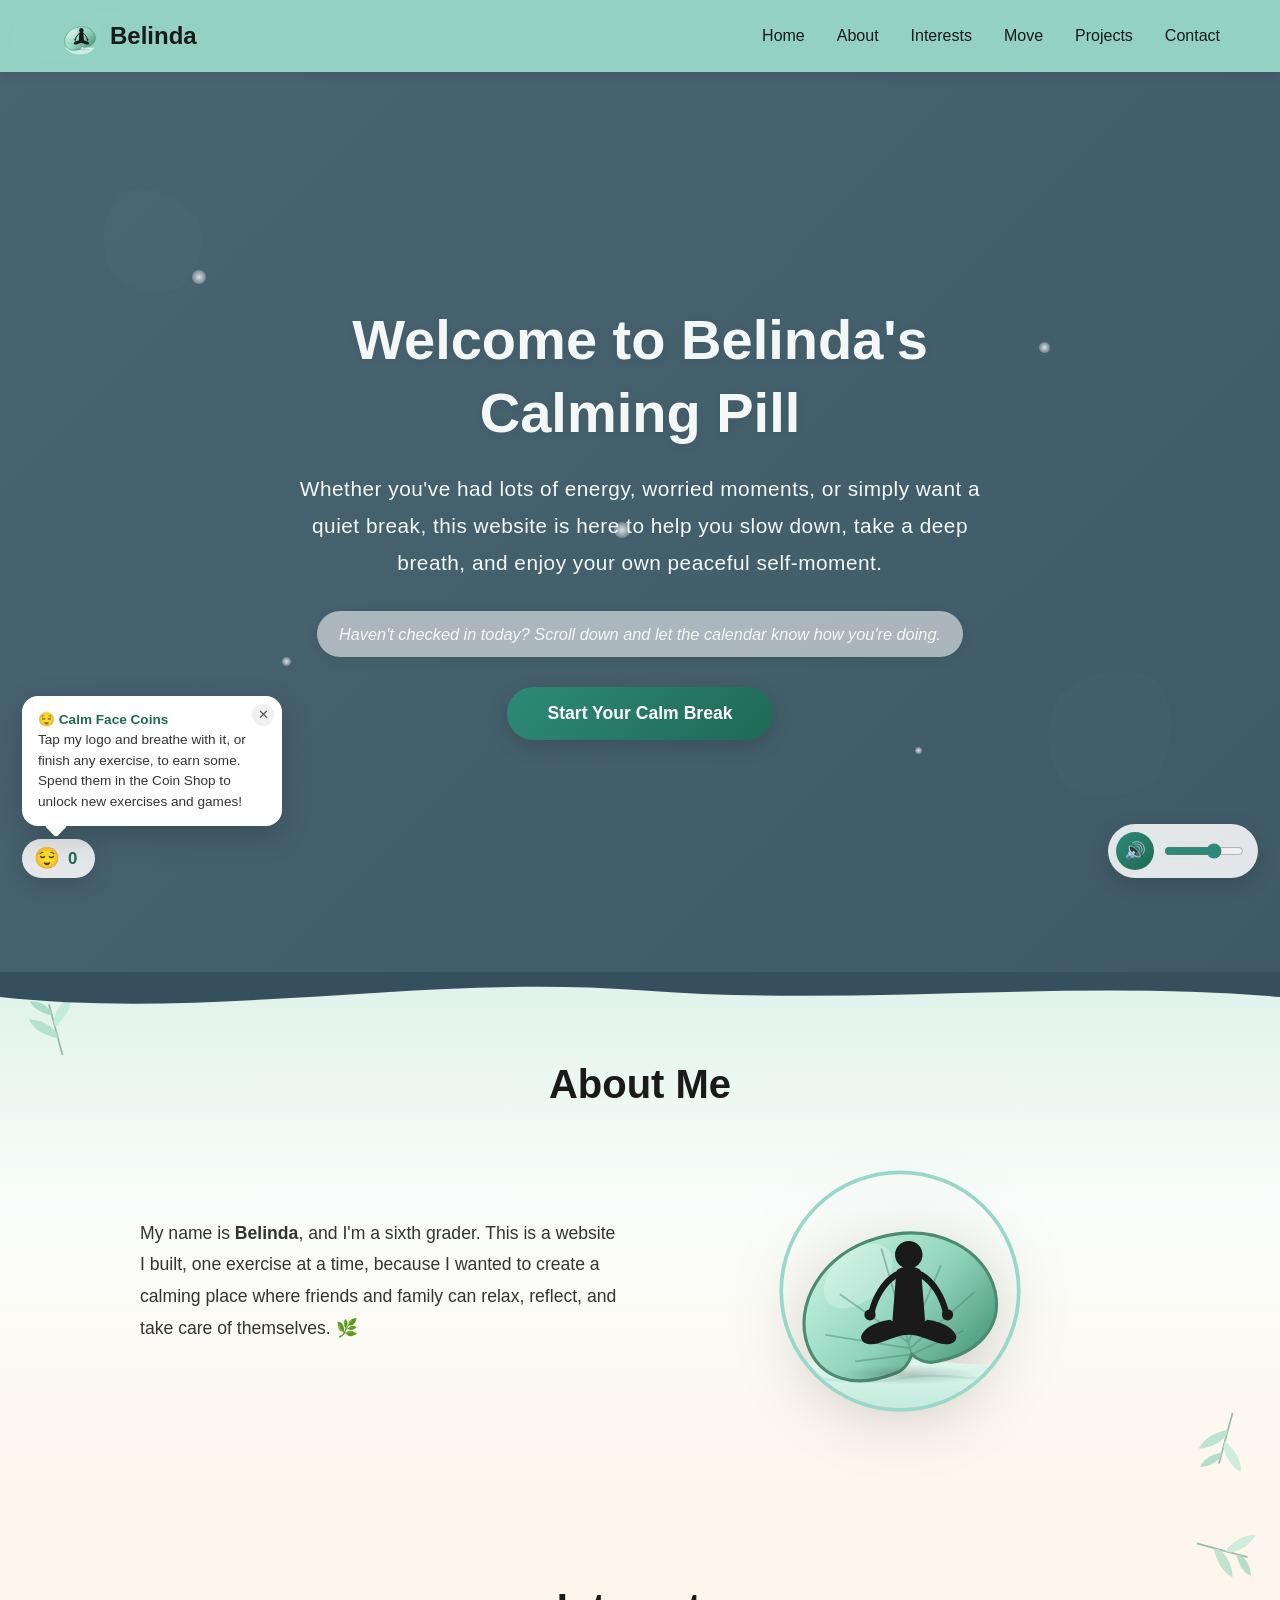
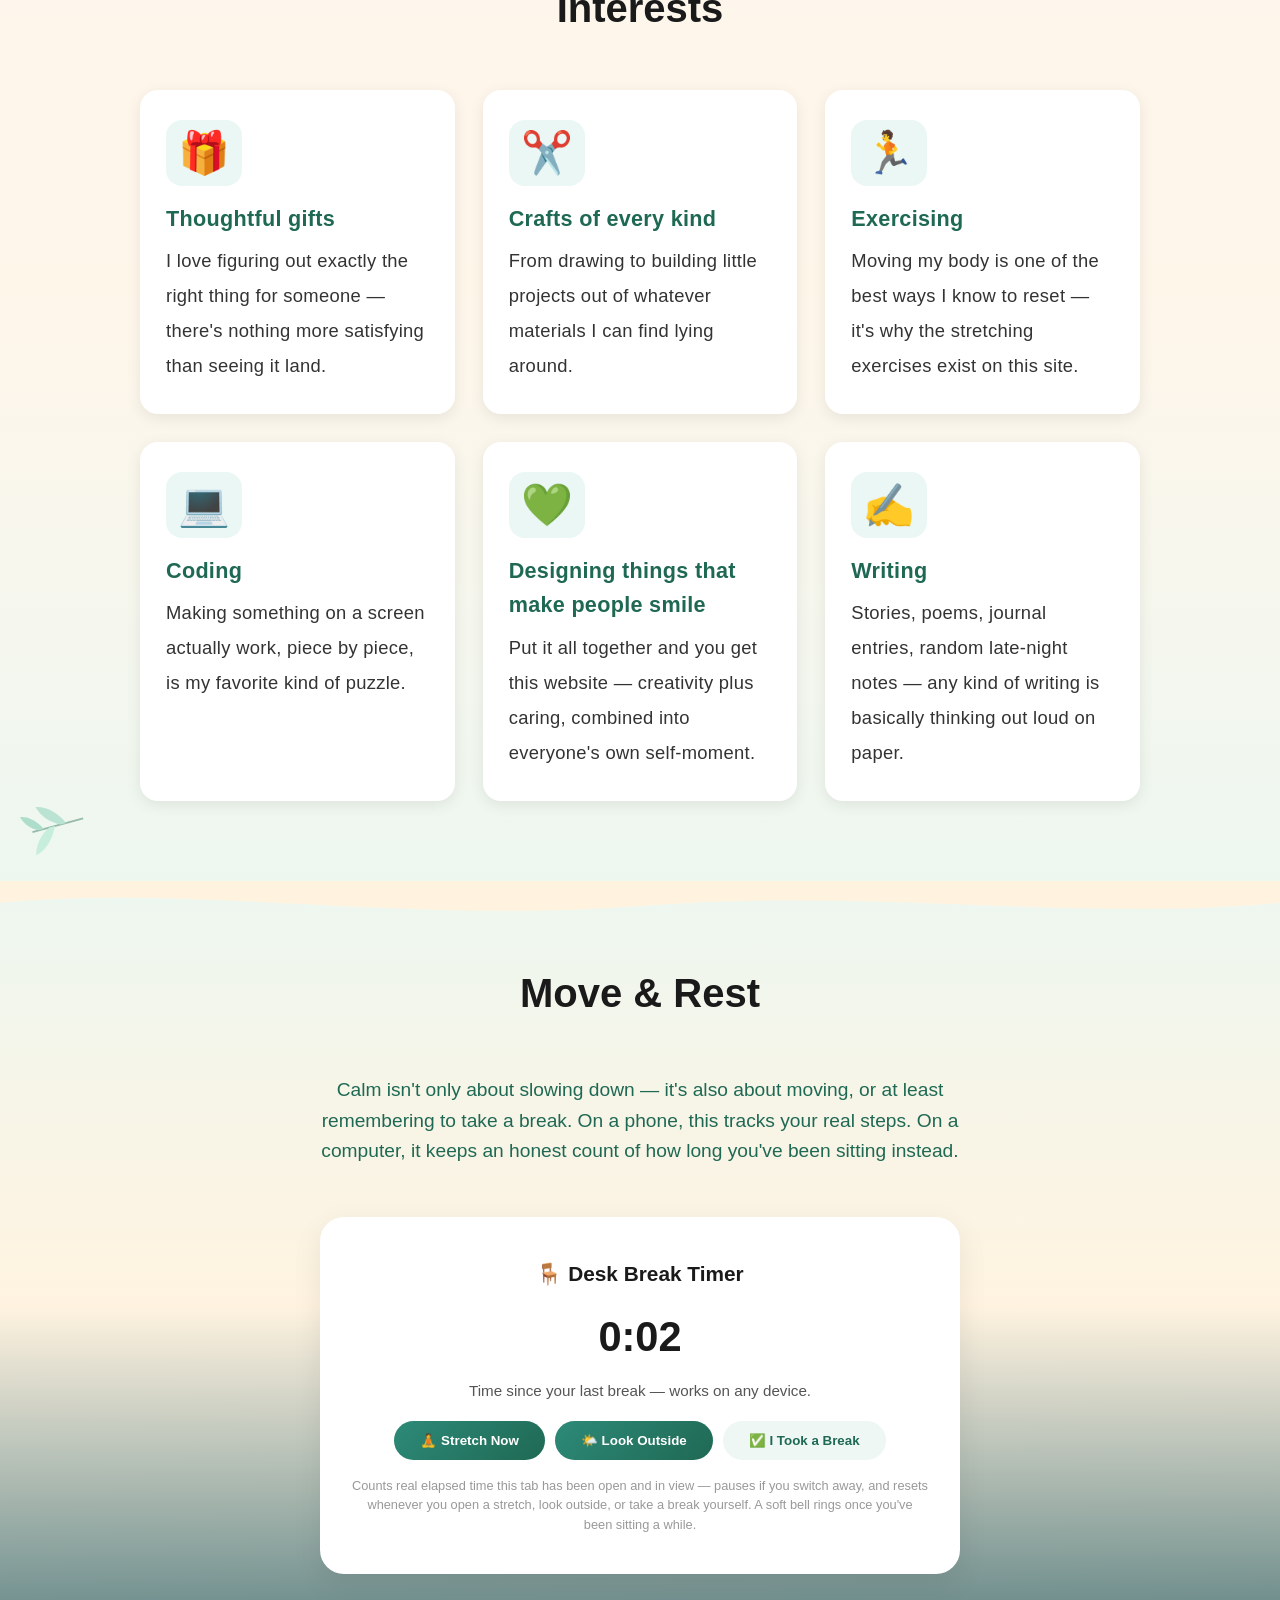
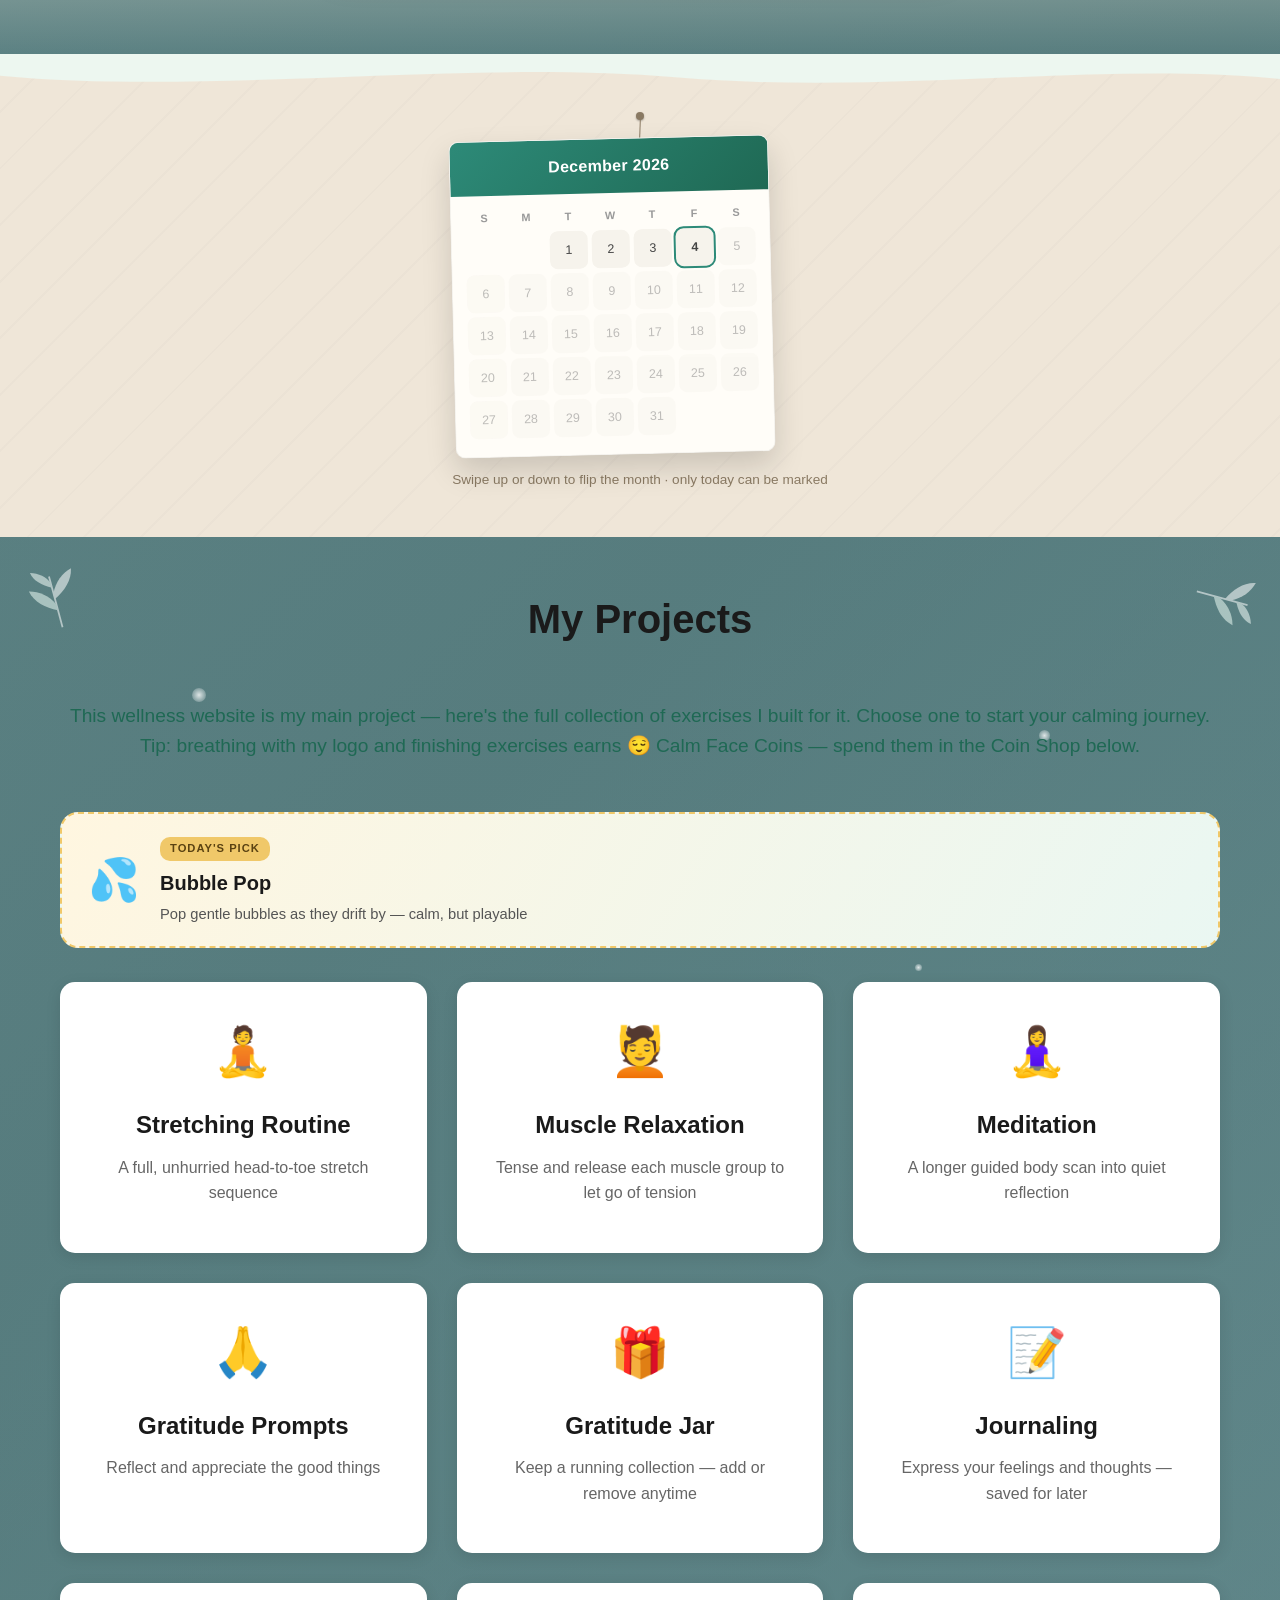
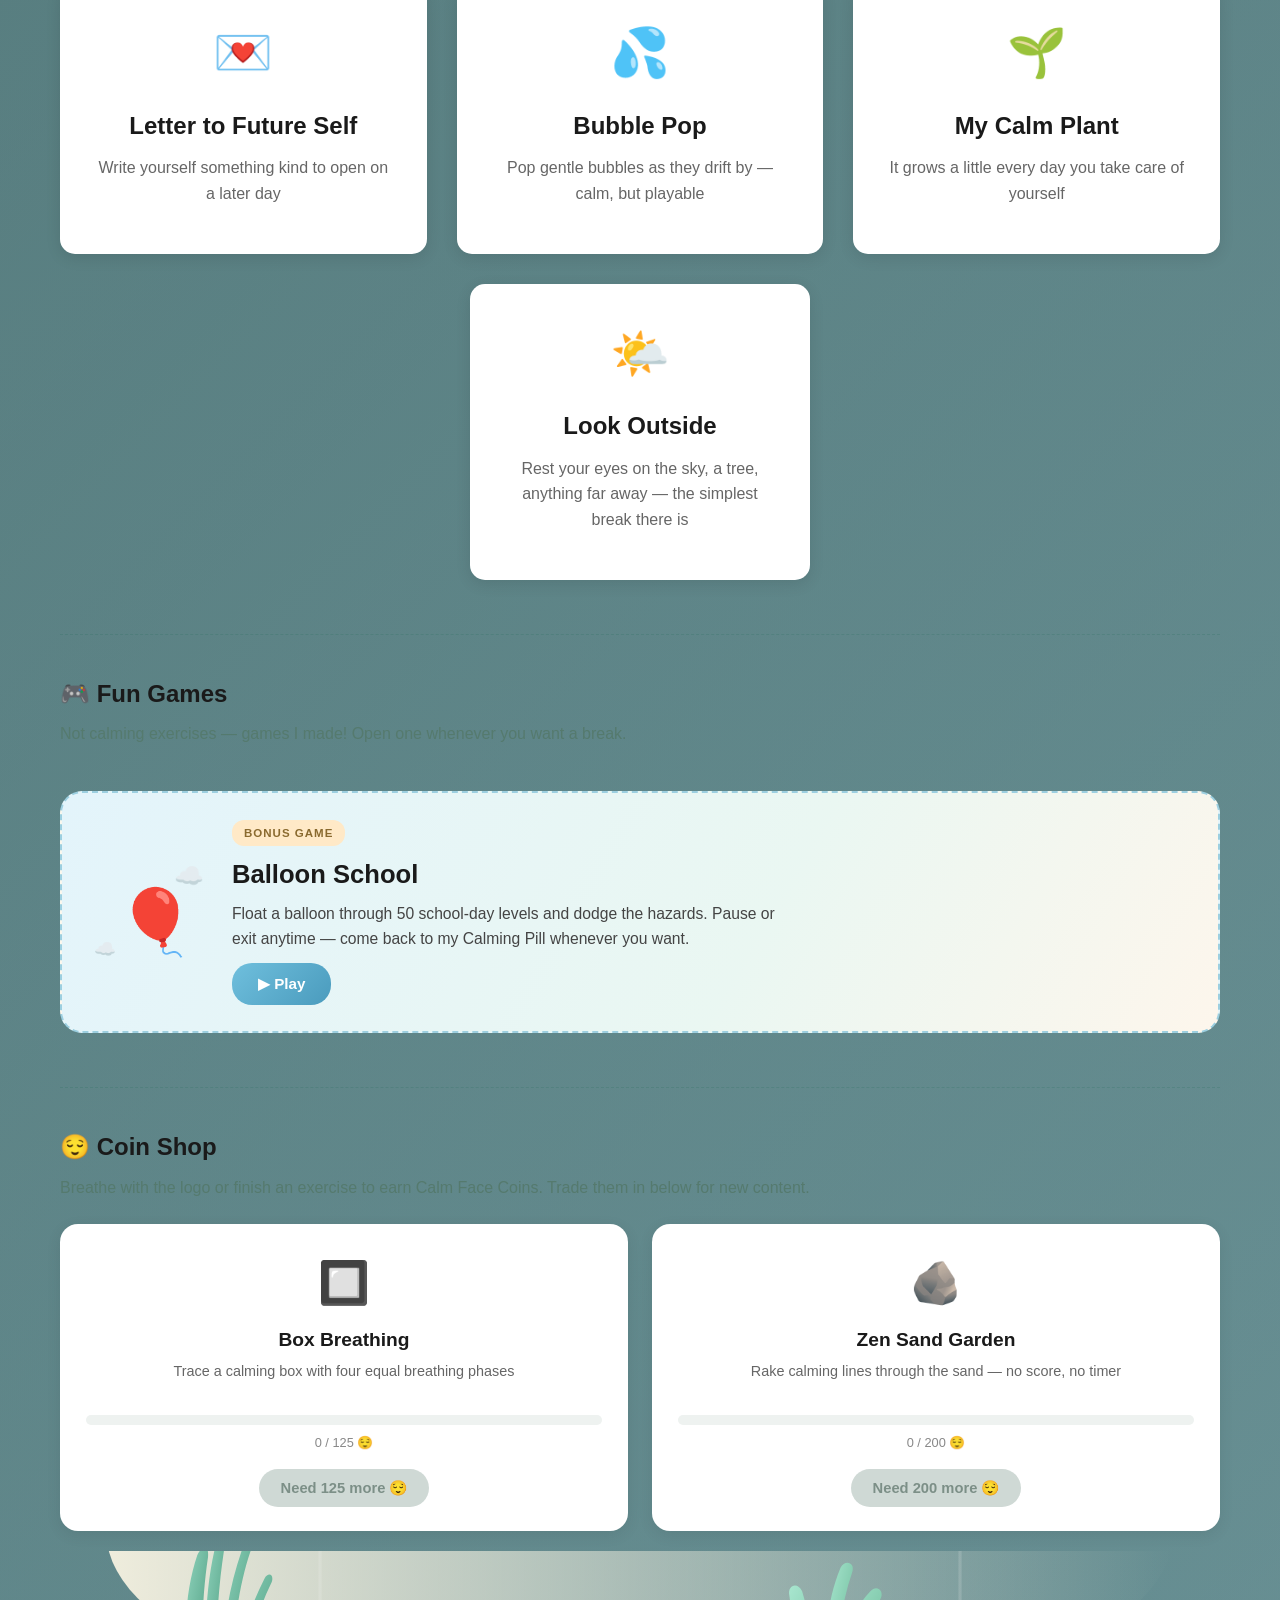
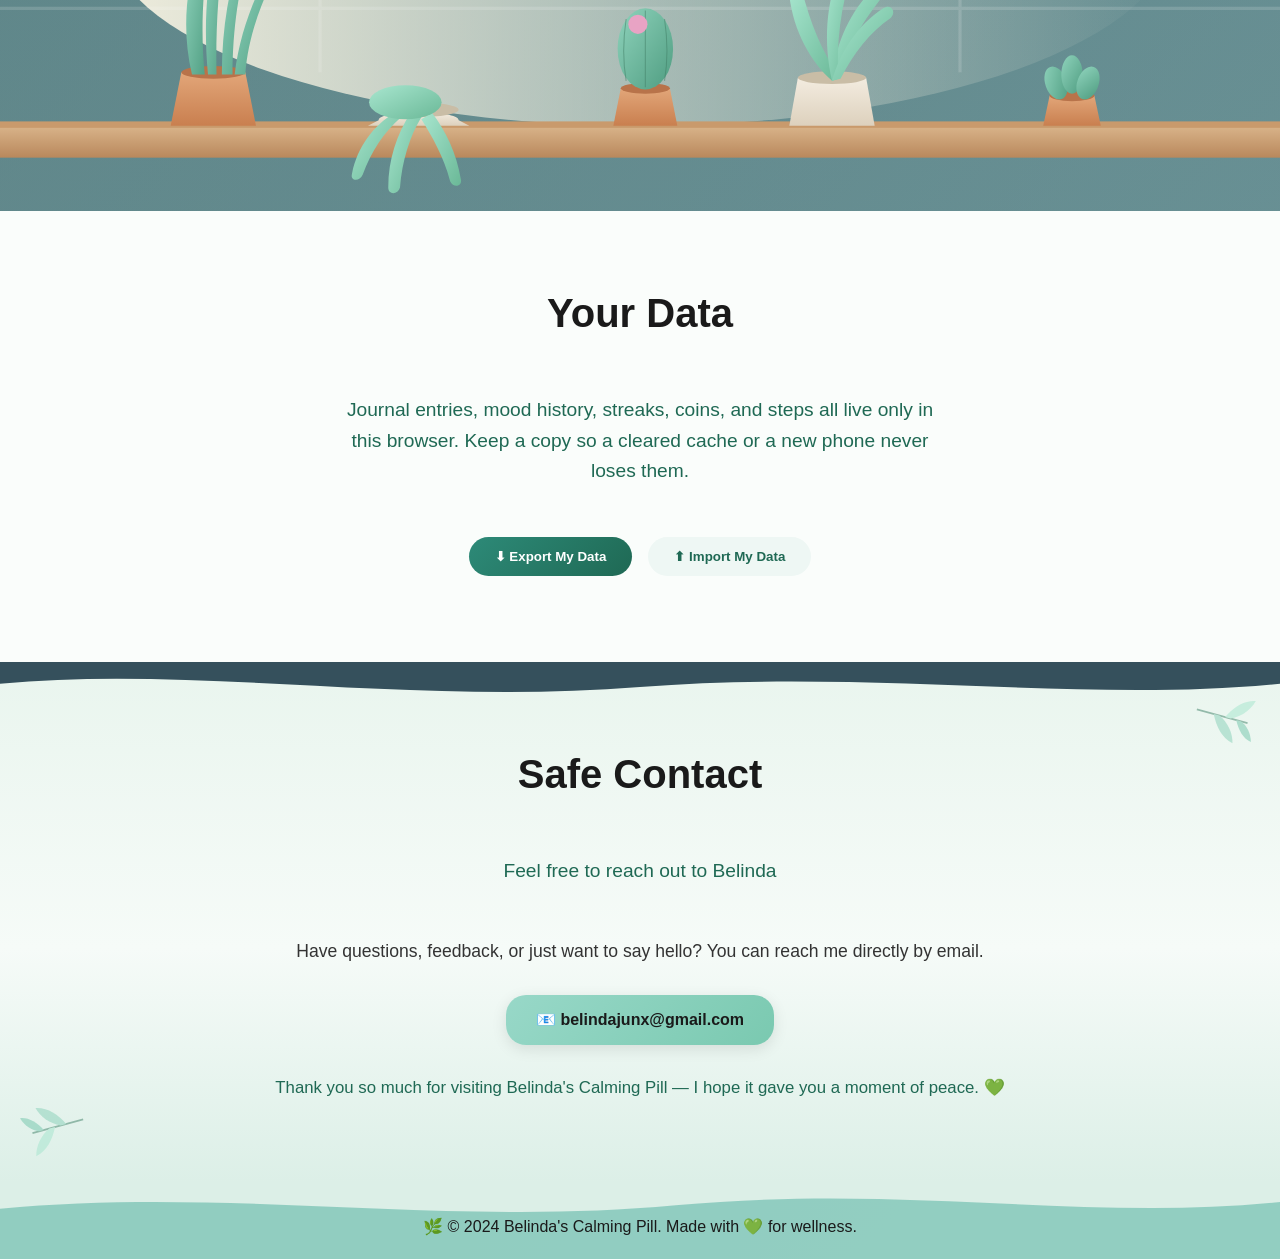
<file: pillo-standalone_19.html>
<!DOCTYPE html>
<html lang="en">
<head>
    <meta charset="UTF-8">
    <meta name="viewport" content="width=device-width, initial-scale=1.0">
    <title>Belinda's Calming Pill - Wellness & Self-Care</title>
    <meta name="description" content="A personal wellness space with breathing exercises, stretching, guided meditation, journaling, a mood calendar, a real phone step tracker, and calming mini-games.">
    <meta property="og:type" content="website">
    <meta property="og:url" content="https://bemorale.github.io/html_games/pillo-standalone_19.html">
    <meta property="og:title" content="Belinda's Calming Pill - Wellness & Self-Care">
    <meta property="og:description" content="A personal wellness space with breathing exercises, stretching, guided meditation, journaling, a mood calendar, a real phone step tracker, and calming mini-games.">
    <meta name="twitter:card" content="summary">
    <meta name="twitter:title" content="Belinda's Calming Pill - Wellness & Self-Care">
    <meta name="twitter:description" content="A personal wellness space with breathing exercises, stretching, guided meditation, journaling, a mood calendar, a real phone step tracker, and calming mini-games.">
    <link rel="icon" type="image/svg+xml" href="data:image/svg+xml,%3Csvg viewBox='0 0 200 200' xmlns='http://www.w3.org/2000/svg'%3E%3Ccircle cx='100' cy='100' r='95' fill='%23A8E6CF'/%3E%3Cpath d='M 20 145 C 60 135 140 155 180 145 L 180 200 L 20 200 Z' fill='%23BEE9DC'/%3E%3Cellipse cx='100' cy='125' rx='62' ry='42' fill='%238FD3BC' stroke='%234d8a72' stroke-width='4'/%3E%3Cg fill='%231a1a1a'%3E%3Ccircle cx='100' cy='72' r='17'/%3E%3Cpath d='M 84 94 C 84 86 116 86 116 94 L 120 128 C 120 137 80 137 80 128 Z'/%3E%3Cpath d='M 78 128 C 60 131 50 137 48 144 C 47 151 56 154 67 151 C 81 147 91 142 100 142 C 109 142 119 147 133 151 C 144 154 153 151 152 144 C 150 137 140 131 122 128 C 112 133 88 133 78 128 Z'/%3E%3C/g%3E%3C/svg%3E">
    <style>
/* ===== GENERAL STYLES ===== */
:root {
    --bg-1: #A8E6CF;
    --bg-2: #98D8C8;
    --bg-3: #B5E8D9;
    --bg-transition: background 3s ease;
}

* {
    margin: 0;
    padding: 0;
    box-sizing: border-box;
}

html {
    scroll-behavior: smooth;
}

body {
    font-family: 'Segoe UI', Tahoma, Geneva, Verdana, sans-serif;
    line-height: 1.6;
    color: #1a1a1a;
    background: linear-gradient(135deg, var(--bg-1) 0%, var(--bg-2) 50%, var(--bg-3) 100%);
    transition: var(--bg-transition);
    min-height: 100vh;
}

/* Time-of-day ambient lighting — the page's mood shifts gently with the
   visitor's local clock, like sunlight moving across a room */
body.time-morning {
    --bg-1: #FFE9C7;
    --bg-2: #BFE8CE;
    --bg-3: #FFF3E0;
}

body.time-evening {
    --bg-1: #F5C6B8;
    --bg-2: #9AD3C5;
    --bg-3: #D9BEDD;
}

body.time-night {
    --bg-1: #4A6572;
    --bg-2: #35505C;
    --bg-3: #5C7A87;
}

/* The hero sits directly on the body gradient (no opaque panel behind it,
   unlike About/Interests/etc.), so its text needs to stay readable when
   night mode darkens that gradient. Other sections are unaffected. */
body.time-night .hero-title,
body.time-night .hero-subtitle,
body.time-night .hero-mood-greeting {
    color: #F3F8F6;
}

/* ===== NAVIGATION BAR ===== */
.navbar {
    background: rgba(152, 216, 200, 0.95);
    backdrop-filter: blur(10px);
    padding: 1rem 0;
    position: sticky;
    top: 0;
    z-index: 100;
    box-shadow: 0 2px 10px rgba(0, 0, 0, 0.1);
}

.nav-container {
    max-width: 1200px;
    margin: 0 auto;
    padding: 0 20px;
    display: flex;
    justify-content: space-between;
    align-items: center;
}

.logo {
    display: flex;
    align-items: center;
    gap: 10px;
    font-size: 1.5rem;
    font-weight: 700;
    color: #1a1a1a;
}

.logo-svg {
    width: 40px;
    height: 40px;
}

.nav-menu {
    display: flex;
    list-style: none;
    gap: 2rem;
}

.nav-link {
    color: #1a1a1a;
    text-decoration: none;
    font-weight: 500;
    transition: color 0.3s ease;
}

.nav-link:hover {
    color: #1f6954;
}

/* ===== HERO SECTION ===== */
.hero {
    min-height: 100vh;
    display: flex;
    align-items: center;
    justify-content: center;
    padding: 40px 20px;
    position: relative;
    overflow: hidden;
}

.hero-content {
    text-align: center;
    max-width: 700px;
    z-index: 10;
}

.hero-title {
    font-size: 3.5rem;
    font-weight: 700;
    color: #1a1a1a;
    margin-bottom: 20px;
    line-height: 1.3;
    text-shadow: 0 2px 10px rgba(0, 0, 0, 0.05);
}

.hero-subtitle {
    font-size: 1.3rem;
    color: #1f6954;
    margin-bottom: 40px;
    font-weight: 300;
    line-height: 1.8;
    letter-spacing: 0.5px;
}

.hero-mood-greeting {
    display: inline-block;
    font-size: 1.02rem;
    color: #1f6954;
    font-weight: 500;
    margin-top: -16px;
    margin-bottom: 30px;
    font-style: italic;
    background: rgba(255, 255, 255, 0.55);
    padding: 10px 22px;
    border-radius: 24px;
    box-shadow: 0 3px 12px rgba(0, 0, 0, 0.07);
}

/* Logo easter egg — click to make Pillo take a little breath */
.logo-svg,
.large-logo {
    transition: transform 0.2s ease;
}

.logo-svg:hover,
.large-logo:hover {
    transform: scale(1.04);
}

.logo-svg.logo-breathe,
.large-logo.logo-breathe {
    animation: logoBreathe 5.5s ease-in-out;
}

@keyframes logoBreathe {
    0%, 100% {
        transform: scale(1);
        filter: none;
    }
    50% {
        transform: scale(1.22);
        filter: drop-shadow(0 0 10px rgba(45, 138, 120, 0.55));
    }
}

/* Fade-in letter animation */
.fade-letter {
    animation: fadeInLetter 0.4s ease-out forwards;
    display: inline;
    opacity: 0;
}

@keyframes fadeInLetter {
    from {
        opacity: 0;
    }
    to {
        opacity: 1;
    }
}

/* Simple block fade-in, used for the hero subtitle (too long for per-letter) */
.fade-in-block {
    opacity: 0;
    animation: fadeInUp 0.9s ease-out both;
}

/* CTA Button */
.cta-button {
    padding: 16px 40px;
    font-size: 1.1rem;
    font-weight: 600;
    color: white;
    background: linear-gradient(135deg, #2d8a78 0%, #1f6954 100%);
    border: none;
    border-radius: 50px;
    cursor: pointer;
    transition: all 0.3s ease;
    box-shadow: 0 6px 20px rgba(0, 0, 0, 0.15);
    animation: fadeInUp 0.6s ease-out 0.4s both;
}

@keyframes fadeInUp {
    from {
        opacity: 0;
        transform: translateY(20px);
    }
    to {
        opacity: 1;
        transform: translateY(0);
    }
}

.cta-button:hover {
    transform: translateY(-3px);
    box-shadow: 0 8px 25px rgba(0, 0, 0, 0.2);
}

.cta-button:active {
    transform: translateY(-1px);
}

/* Decorative background elements */
.bg-leaf {
    position: absolute;
    opacity: 0.1;
    z-index: 1;
}

.bg-leaf-1 {
    top: 10%;
    left: 5%;
    width: 200px;
    height: 200px;
    transform: rotate(-30deg);
}

.bg-leaf-2 {
    bottom: 10%;
    right: 5%;
    width: 250px;
    height: 250px;
    transform: rotate(40deg);
}

/* Soft floating particles for extra depth in the hero */
.hero-particles {
    position: absolute;
    inset: 0;
    z-index: 1;
    pointer-events: none;
}

.particle {
    position: absolute;
    border-radius: 50%;
    background: radial-gradient(circle, rgba(255, 255, 255, 0.8), rgba(255, 255, 255, 0));
    animation: floatParticle 10s ease-in-out infinite;
}

.p1 { width: 14px; height: 14px; top: 22%; left: 15%; animation-delay: 0s; animation-duration: 9s; }
.p2 { width: 9px; height: 9px; top: 65%; left: 22%; animation-delay: 1.5s; animation-duration: 11s; }
.p3 { width: 11px; height: 11px; top: 30%; right: 18%; animation-delay: 0.7s; animation-duration: 10s; }
.p4 { width: 7px; height: 7px; top: 75%; right: 28%; animation-delay: 2.2s; animation-duration: 8s; }
.p5 { width: 16px; height: 16px; top: 50%; left: 48%; animation-delay: 1.1s; animation-duration: 12s; }

@keyframes floatParticle {
    0%, 100% {
        transform: translateY(0) scale(1);
        opacity: 0.5;
    }
    50% {
        transform: translateY(-24px) scale(1.15);
        opacity: 0.9;
    }
}

/* ===== SECTION DECORATION (wave transitions + corner sprigs) ===== */
.wave-divider {
    position: absolute;
    top: 0;
    left: 0;
    width: 100%;
    height: 50px;
    z-index: 2;
    pointer-events: none;
    line-height: 0;
}

.wave-divider svg {
    width: 100%;
    height: 100%;
    display: block;
}

.corner-sprig {
    position: absolute;
    width: 70px;
    height: 70px;
    opacity: 0.55;
    z-index: 1;
    pointer-events: none;
}

.sprig-tl {
    top: 20px;
    left: 20px;
    transform: rotate(-15deg);
}

.sprig-tr {
    top: 20px;
    right: 20px;
    transform: rotate(105deg) scaleX(-1);
}

.sprig-bl {
    bottom: 20px;
    left: 20px;
    transform: rotate(-105deg) scaleX(-1);
}

.sprig-br {
    bottom: 20px;
    right: 20px;
    transform: rotate(195deg) scaleX(-1);
}

/* Exercises section decorations sit below the wall-band, near the grid */
.exercises-sprig {
    top: 510px;
    opacity: 0.55;
    z-index: 0;
}

.exercises-particles {
    position: absolute;
    top: 520px;
    left: 0;
    width: 100%;
    height: 520px;
    z-index: 0;
}

/* ===== ABOUT SECTION ===== */
.about {
    background: linear-gradient(180deg, #DFF2EA 0%, #FAFDFB 45%, #FDF6EC 100%);
    padding: 80px 20px;
    position: relative;
    overflow: hidden;
}

.about-container {
    max-width: 1000px;
    margin: 0 auto;
    position: relative;
    z-index: 3;
}

.section-title {
    font-size: 2.5rem;
    color: #1a1a1a;
    text-align: center;
    margin-bottom: 50px;
    font-weight: 700;
}

.about-content {
    display: grid;
    grid-template-columns: 1fr 1fr;
    gap: 40px;
    align-items: center;
}

.about-text p {
    margin-bottom: 20px;
    font-size: 1.1rem;
    color: #333;
    line-height: 1.8;
}

.intro-text {
    font-size: 1.3rem;
    font-weight: 500;
    color: #1f6954;
}

.about-visual {
    display: flex;
    justify-content: center;
}

.large-logo {
    width: 250px;
    height: 250px;
    filter: drop-shadow(0 10px 30px rgba(0, 0, 0, 0.15));
    animation: float 3s ease-in-out infinite;
}

@keyframes float {
    0%, 100% {
        transform: translateY(0);
    }
    50% {
        transform: translateY(-20px);
    }
}

/* ===== INTERESTS SECTION ===== */
.interests {
    background: linear-gradient(180deg, #FDF6EC 0%, #FFF6EA 40%, #EDF7F0 100%);
    padding: 80px 20px;
    position: relative;
    overflow: hidden;
}

.interests-container {
    max-width: 1000px;
    margin: 0 auto;
    position: relative;
    z-index: 3;
}

.interests-list {
    display: grid;
    grid-template-columns: repeat(auto-fit, minmax(260px, 1fr));
    gap: 28px;
    margin-top: 10px;
}

.interest-item {
    display: flex;
    flex-direction: column;
    align-items: flex-start;
    gap: 16px;
    text-align: left;
    background: white;
    border-radius: 18px;
    padding: 30px 26px;
    box-shadow: 0 4px 15px rgba(0, 0, 0, 0.08);
    transition: transform 0.3s ease, box-shadow 0.3s ease;
}

.interest-item:hover {
    transform: translateY(-8px);
    box-shadow: 0 10px 30px rgba(0, 0, 0, 0.14);
}

.interest-emoji {
    font-size: 2.6rem;
    line-height: 1;
    flex-shrink: 0;
    background: rgba(152, 216, 200, 0.2);
    border-radius: 16px;
    padding: 12px;
}

.interest-body h4 {
    font-size: 1.35rem;
    color: #1f6954;
    margin-bottom: 8px;
    letter-spacing: 0.3px;
}

.interest-body p {
    font-size: 1.15rem;
    color: #333;
    line-height: 1.9;
    letter-spacing: 0.3px;
}

/* ===== DAILY MOVEMENT / STEP TRACKER ===== */
.move-section {
    background: linear-gradient(180deg, #EDF7F0 0%, #FFF3E0 55%, rgba(168, 230, 207, 0.3) 100%);
    padding: 80px 20px;
    position: relative;
    overflow: hidden;
}

.move-container {
    max-width: 640px;
    margin: 0 auto;
    text-align: center;
    position: relative;
    z-index: 2;
}

.step-tracker-card {
    background: white;
    border-radius: 24px;
    padding: 40px 32px;
    margin-top: 40px;
    box-shadow: 0 10px 30px rgba(0, 0, 0, 0.08);
}

.step-ring {
    width: 180px;
    height: 180px;
    border-radius: 50%;
    margin: 0 auto 20px;
    background: conic-gradient(#2d8a78 calc(var(--step-pct, 0) * 1%), #eef2f0 0);
    display: flex;
    align-items: center;
    justify-content: center;
    position: relative;
    transition: background 0.4s ease;
}

.step-ring::before {
    content: '';
    position: absolute;
    inset: 12px;
    border-radius: 50%;
    background: white;
}

.step-ring-inner {
    position: relative;
    z-index: 1;
}

.step-count-display {
    font-size: 2.1rem;
    font-weight: 700;
    color: #1a1a1a;
}

.step-goal-label {
    font-size: 0.85rem;
    color: #888;
    margin-top: 2px;
}

.step-status {
    color: #555;
    font-size: 0.95rem;
    margin-bottom: 18px;
    min-height: 1.4em;
}

.step-tracker-btn {
    animation: none;
}

.step-hint {
    color: #999;
    font-size: 0.8rem;
    margin-top: 16px;
    line-height: 1.5;
}

/* ===== DESK BREAK TIMER ===== */
.desk-break-card {
    background: white;
    border-radius: 24px;
    padding: 40px 32px;
    margin-top: 28px;
    box-shadow: 0 10px 30px rgba(0, 0, 0, 0.08);
}

.desk-break-card h3 {
    font-size: 1.3rem;
    color: #1a1a1a;
    margin-bottom: 14px;
}

.desk-break-time {
    font-size: 2.6rem;
    font-weight: 700;
    color: #1a1a1a;
    margin-bottom: 8px;
    font-variant-numeric: tabular-nums;
}

/* ===== EXERCISES SECTION ===== */
.exercises {
    padding: 0 0 280px;
    background: linear-gradient(135deg, rgba(168, 230, 207, 0.3), rgba(152, 216, 200, 0.3));
    position: relative;
    overflow: hidden;
}

.exercises-container {
    max-width: 1200px;
    margin: 0 auto;
    padding: 50px 20px 0;
    position: relative;
    z-index: 1;
}

/* Decorative plant windowsill along the bottom of the section */
.windowsill-bg {
    position: absolute;
    bottom: 0;
    left: 0;
    width: 100%;
    height: 260px;
    z-index: 0;
    pointer-events: none;
}

.windowsill-bg svg {
    width: 100%;
    height: 100%;
    display: block;
}

/* ===== WALL WITH HANGING MOOD CALENDAR ===== */
.wall-band {
    background: #EFE6D8;
    background-image: repeating-linear-gradient(135deg, rgba(0, 0, 0, 0.015) 0px, rgba(0, 0, 0, 0.015) 2px, transparent 2px, transparent 40px);
    padding: 50px 20px 46px;
    display: flex;
    justify-content: center;
    position: relative;
    z-index: 1;
}

.wall-calendar-wrap {
    position: relative;
    padding-top: 34px;
    text-align: center;
}

.nail {
    width: 8px;
    height: 8px;
    border-radius: 50%;
    background: #8a7a63;
    box-shadow: 0 1px 2px rgba(0, 0, 0, 0.3);
    position: absolute;
    left: 50%;
    transform: translateX(-50%);
    top: 8px;
}

.string {
    position: absolute;
    top: 12px;
    left: 50%;
    width: 1px;
    height: 26px;
    background: #8a7a63;
    transform: translateX(-50%) rotate(2deg);
}

.wall-calendar {
    width: 320px;
    max-width: 84vw;
    background: #fffdf8;
    border-radius: 10px;
    box-shadow: 0 14px 30px rgba(0, 0, 0, 0.15);
    transform: rotate(-1.4deg);
    overflow: hidden;
    border: 1px solid rgba(0, 0, 0, 0.05);
    text-align: left;
    touch-action: none;
}

.wall-calendar-hint {
    margin-top: 14px;
    font-size: 0.85rem;
    color: #8a7a63;
}

.cal-header {
    background: linear-gradient(135deg, #2d8a78 0%, #1f6954 100%);
    color: white;
    padding: 14px 16px;
    display: flex;
    align-items: center;
    justify-content: center;
    font-weight: 700;
    letter-spacing: 0.3px;
}

.cal-nav-btn {
    background: rgba(255, 255, 255, 0.2);
    border: none;
    color: white;
    width: 26px;
    height: 26px;
    border-radius: 50%;
    cursor: pointer;
    font-size: 0.9rem;
    transition: background 0.2s ease;
}

.cal-nav-btn:hover {
    background: rgba(255, 255, 255, 0.35);
}

.cal-nav-btn:disabled {
    opacity: 0.35;
    cursor: default;
}

.cal-body {
    padding: 14px 14px 18px;
}

.cal-weekdays,
.cal-days {
    display: grid;
    grid-template-columns: repeat(7, 1fr);
    gap: 4px;
    text-align: center;
}

.cal-weekdays div {
    font-size: 0.68rem;
    font-weight: 700;
    color: #999;
    padding-bottom: 6px;
}

.cal-day {
    aspect-ratio: 1;
    display: flex;
    align-items: center;
    justify-content: center;
    border-radius: 8px;
    font-size: 0.78rem;
    color: #444;
    cursor: pointer;
    background: #f6f3ec;
    border: none;
    font-family: inherit;
    transition: transform 0.15s ease, background 0.15s ease;
}

.cal-day:hover:not(.future):not(.empty):not(.past-readonly) {
    transform: scale(1.08);
    background: #eae4d5;
}

.cal-day.today {
    outline: 2px solid #2d8a78;
    font-weight: 700;
    cursor: pointer;
}

.cal-day.has-mood {
    font-size: 1.05rem;
}

.cal-day.future {
    opacity: 0.35;
    cursor: default;
}

.cal-day.past-readonly {
    cursor: default;
}

.cal-day.empty {
    background: transparent;
    cursor: default;
}

/* Subtle page-turn feel when the month changes */
.wall-calendar.flipping {
    animation: pageFlip 0.4s ease;
}

@keyframes pageFlip {
    0% {
        opacity: 1;
        transform: rotate(-1.4deg) translateY(0);
    }
    40% {
        opacity: 0.45;
        transform: rotate(-1.4deg) translateY(-8px);
    }
    100% {
        opacity: 1;
        transform: rotate(-1.4deg) translateY(0);
    }
}

.cal-picker {
    margin-top: 14px;
    padding-top: 14px;
    border-top: 1px solid #eee;
    animation: slideDown 0.25s ease-out;
}

.cal-picker-date {
    font-weight: 600;
    color: #1f6954;
    font-size: 0.9rem;
    margin-bottom: 10px;
}

.cal-picker-emojis {
    display: flex;
    flex-wrap: wrap;
    gap: 8px;
    margin-bottom: 12px;
}

.cal-picker-emojis button {
    font-size: 1.4rem;
    background: #f6f3ec;
    border: 2px solid transparent;
    border-radius: 10px;
    width: 42px;
    height: 42px;
    cursor: pointer;
    transition: all 0.15s ease;
}

.cal-picker-emojis button:hover {
    transform: scale(1.1);
}

.cal-picker-emojis button.selected {
    border-color: #2d8a78;
    background: #e3f3ee;
}

.cal-picker-actions {
    display: flex;
    justify-content: space-between;
    align-items: center;
}

.cal-picker-clear {
    background: none;
    border: none;
    color: #999;
    font-size: 0.85rem;
    text-decoration: underline;
    cursor: pointer;
}

.cal-picker-close {
    background: linear-gradient(135deg, #2d8a78 0%, #1f6954 100%);
    color: white;
    border: none;
    padding: 8px 18px;
    border-radius: 16px;
    cursor: pointer;
    font-weight: 600;
    font-size: 0.85rem;
}

.section-subtitle {
    text-align: center;
    font-size: 1.2rem;
    color: #1f6954;
    margin-bottom: 50px;
}

/* Exercise Grid */
.exercise-grid {
    display: grid;
    grid-template-columns: repeat(auto-fit, minmax(300px, 1fr));
    gap: 30px;
    margin-bottom: 50px;
}

/* Always its own centered row at the bottom of the grid, regardless of how
   many exercises come before it or how many columns the viewport fits. */
.exercise-card-centered {
    grid-column: 1 / -1;
    justify-self: center;
    width: 100%;
    max-width: 340px;
}

/* Exercise Card */
.exercise-card {
    background: white;
    border-radius: 15px;
    padding: 30px;
    text-align: center;
    cursor: pointer;
    transition: all 0.3s ease;
    box-shadow: 0 4px 15px rgba(0, 0, 0, 0.1);
    border: 2px solid transparent;
}

.exercise-card:hover {
    transform: translateY(-10px);
    box-shadow: 0 10px 30px rgba(0, 0, 0, 0.15);
    border-color: #98D8C8;
}

/* Unlockable content stays hidden from the grid until earned in the Coin Shop.
   Compound selectors here (not bare .locked-game) so this reliably beats
   .featured-project's own "display: flex", regardless of source order. */
.exercise-card.locked-exercise,
.featured-project.locked-game {
    display: none;
}

.exercise-card.just-unlocked,
.featured-project.just-unlocked {
    animation: unlockPop 0.6s ease;
}

@keyframes unlockPop {
    0% { transform: scale(0.85); box-shadow: 0 0 0 rgba(255, 217, 61, 0); }
    40% { transform: scale(1.05); box-shadow: 0 0 30px rgba(255, 217, 61, 0.6); }
    100% { transform: scale(1); box-shadow: 0 4px 15px rgba(0, 0, 0, 0.1); }
}

.exercise-icon {
    font-size: 3rem;
    margin-bottom: 15px;
}

.exercise-card h3 {
    font-size: 1.5rem;
    color: #1a1a1a;
    margin-bottom: 10px;
}

.exercise-card p {
    color: #666;
    margin-bottom: 15px;
}

/* Journal Textarea (reused inside session reflection flows) */
.journal-textarea {
    width: 100%;
    min-height: 100px;
    padding: 15px;
    border: 2px solid #98D8C8;
    border-radius: 8px;
    font-family: inherit;
    font-size: 1rem;
    resize: vertical;
    margin-bottom: 10px;
}

.journal-textarea:focus {
    outline: none;
    border-color: #2d8a78;
    box-shadow: 0 0 8px rgba(152, 216, 200, 0.3);
}

.start-timer-btn {
    background: linear-gradient(135deg, #2d8a78 0%, #1f6954 100%);
    color: white;
    border: none;
    padding: 10px 20px;
    border-radius: 20px;
    cursor: pointer;
    font-weight: 500;
    transition: all 0.3s ease;
    width: 100%;
    margin-top: 5px;
}

.start-timer-btn:hover {
    transform: scale(1.05);
    box-shadow: 0 4px 12px rgba(45, 138, 120, 0.3);
}

.start-timer-btn:disabled {
    opacity: 0.6;
    cursor: default;
    transform: none;
}

/* ===== SESSION OVERLAYS (full-screen, enter/exit anytime) ===== */
.session-overlay {
    display: none;
    position: fixed;
    inset: 0;
    background: rgba(20, 40, 35, 0.55);
    backdrop-filter: blur(8px);
    align-items: center;
    justify-content: center;
    z-index: 2000;
    padding: 20px;
    opacity: 0;
    transition: opacity 0.3s ease;
}

.session-overlay.active {
    opacity: 1;
}

.session-card {
    background: white;
    border-radius: 24px;
    padding: 45px 40px;
    max-width: 480px;
    width: 100%;
    max-height: 85vh;
    overflow-y: auto;
    text-align: center;
    position: relative;
    box-shadow: 0 25px 70px rgba(0, 0, 0, 0.35);
    animation: sessionPop 0.35s ease;
}

@keyframes sessionPop {
    from {
        opacity: 0;
        transform: scale(0.94) translateY(12px);
    }
    to {
        opacity: 1;
        transform: scale(1) translateY(0);
    }
}

.session-card h3 {
    font-size: 1.7rem;
    color: #1a1a1a;
    margin-bottom: 10px;
}

.session-close {
    position: absolute;
    top: 16px;
    right: 16px;
    width: 36px;
    height: 36px;
    border-radius: 50%;
    border: none;
    background: #f0f0f0;
    color: #555;
    cursor: pointer;
    font-size: 1.1rem;
    line-height: 1;
    transition: all 0.2s ease;
}

.session-close:hover {
    background: #e2e2e2;
    transform: rotate(90deg);
}

.session-hint {
    color: #777;
    font-size: 0.95rem;
    margin: 10px 0 20px;
}

.pillo-note {
    font-style: italic;
    color: #2d8a78;
    font-size: 0.95rem;
    line-height: 1.6;
    margin: 12px auto 6px;
    max-width: 380px;
    text-align: center;
    opacity: 0;
    animation: fadeInUp 0.9s ease-out 0.5s both;
}

.pillo-signature {
    display: block;
    font-style: normal;
    font-size: 0.8rem;
    color: #8a7a63;
    margin-top: 4px;
}

.exercise-quote {
    font-style: italic;
    color: #5a6b63;
    font-size: 0.88rem;
    line-height: 1.6;
    margin: 4px auto 6px;
    padding-top: 12px;
    max-width: 380px;
    text-align: center;
    border-top: 1px solid rgba(0, 0, 0, 0.08);
    opacity: 0;
    animation: fadeInUp 0.9s ease-out 0.9s both;
}

.quote-author {
    display: block;
    font-style: normal;
    font-size: 0.78rem;
    color: #999;
    margin-top: 4px;
}

.session-controls {
    display: flex;
    gap: 10px;
    justify-content: center;
    margin-top: 10px;
}

.session-btn {
    background: linear-gradient(135deg, #2d8a78 0%, #1f6954 100%);
    color: white;
    border: none;
    padding: 12px 26px;
    border-radius: 20px;
    cursor: pointer;
    font-weight: 600;
    transition: all 0.3s ease;
}

.session-btn:hover {
    transform: scale(1.05);
}

.session-btn.secondary {
    background: #eef7f4;
    color: #1f6954;
}

/* ===== YOUR DATA (BACKUP / RESTORE) ===== */
.your-data {
    background: #FAFDFB;
    padding: 70px 20px;
    text-align: center;
}

.your-data-container {
    max-width: 600px;
    margin: 0 auto;
}

.data-actions {
    display: flex;
    gap: 16px;
    justify-content: center;
    flex-wrap: wrap;
    margin-top: 10px;
}

/* ===== BOX BREATHING VISUAL ===== */
.box-breath-visual {
    position: relative;
    width: 220px;
    height: 220px;
    margin: 20px auto 10px;
}

.box-breath-square {
    position: absolute;
    inset: 24px;
    border: 3px solid rgba(45, 138, 120, 0.3);
    border-radius: 14px;
}

.box-breath-dot {
    position: absolute;
    width: 20px;
    height: 20px;
    border-radius: 50%;
    background: radial-gradient(circle at 32% 30%, #7AC9B0, #1f6954);
    box-shadow: 0 0 16px rgba(45, 138, 120, 0.6);
    transform: translate(-50%, -50%);
    left: 24px;
    top: 24px;
}

.box-breath-text {
    position: absolute;
    inset: 0;
    display: flex;
    flex-direction: column;
    align-items: center;
    justify-content: center;
    pointer-events: none;
}

.box-breath-phase {
    font-size: 1.1rem;
    font-weight: 700;
    color: #1f6954;
}

.box-breath-count {
    font-size: 1.6rem;
    font-weight: 700;
    color: #1a1a1a;
}

/* ===== STEP-BASED SESSIONS (Stretching / Meditation) ===== */
.step-progress {
    color: #1f6954;
    font-weight: 600;
    margin-bottom: 20px;
}

.step-display {
    background: rgba(168, 230, 207, 0.15);
    border-radius: 16px;
    padding: 30px 20px;
    margin-bottom: 20px;
}

.step-name {
    font-size: 1.4rem;
    font-weight: 700;
    color: #1a1a1a;
    margin-bottom: 10px;
}

.step-instruction {
    color: #444;
    margin-bottom: 20px;
}

.step-timer {
    font-size: 2.2rem;
    font-weight: 700;
    color: #2d8a78;
    font-family: 'Courier New', monospace;
}

/* ===== REFLECTION FLOWS (Gratitude / Journal / Jar) ===== */
.reflection-flow {
    text-align: left;
    margin-top: 10px;
}

.reflection-block {
    margin-bottom: 20px;
    animation: slideDown 0.3s ease-out;
}

@keyframes slideDown {
    from {
        opacity: 0;
        transform: translateY(-8px);
    }
    to {
        opacity: 1;
        transform: translateY(0);
    }
}

.reflection-question {
    font-weight: 600;
    color: #1f6954;
    margin-bottom: 10px;
    font-size: 1.05rem;
}

.reflection-done {
    text-align: center;
    color: #1f6954;
    font-weight: 600;
    margin: 15px 0;
}

.journal-history {
    margin-top: 20px;
    padding-top: 20px;
    border-top: 1px solid #e5e5e5;
}

.journal-history-title {
    font-weight: 600;
    color: #1f6954;
    margin-bottom: 12px;
}

.journal-entry {
    background: rgba(168, 230, 207, 0.15);
    border-radius: 10px;
    padding: 10px 14px;
    margin-bottom: 8px;
}

.journal-entry-date {
    display: block;
    font-size: 0.75rem;
    font-weight: 600;
    color: #2d8a78;
    margin-bottom: 4px;
    text-transform: uppercase;
    letter-spacing: 0.4px;
}

.journal-entry p {
    color: #333;
    font-size: 0.92rem;
}

.journal-clear {
    background: none;
    border: none;
    color: #888;
    font-size: 0.85rem;
    text-decoration: underline;
    cursor: pointer;
    margin-top: 6px;
    padding: 4px 0;
}

.journal-clear:hover {
    color: #555;
}

.timeline-empty {
    color: #999;
    font-style: italic;
    text-align: center;
    font-size: 0.9rem;
}

/* ===== GRATITUDE JAR (freely add/remove) ===== */
.jar-list {
    margin-top: 18px;
    max-height: 260px;
    overflow-y: auto;
    text-align: left;
}

.jar-item {
    display: flex;
    align-items: center;
    justify-content: space-between;
    gap: 12px;
    background: rgba(168, 230, 207, 0.15);
    border-radius: 10px;
    padding: 10px 12px 10px 14px;
    margin-bottom: 8px;
    animation: slideDown 0.25s ease-out;
}

.jar-item-text {
    color: #333;
    font-size: 0.92rem;
    flex: 1;
    word-break: break-word;
}

.jar-item-remove {
    background: none;
    border: none;
    color: #b0574a;
    cursor: pointer;
    font-size: 1rem;
    line-height: 1;
    padding: 5px 8px;
    border-radius: 6px;
    flex-shrink: 0;
    transition: background 0.15s ease;
}

.jar-item-remove:hover {
    background: rgba(176, 87, 74, 0.12);
}

/* ===== LETTER TO FUTURE SELF ===== */
.capsule-form label {
    display: block;
    text-align: left;
    font-weight: 600;
    color: #1f6954;
    margin: 14px 0 6px;
    font-size: 0.9rem;
}

.capsule-date-input {
    width: 100%;
    padding: 10px 12px;
    border: 2px solid #98D8C8;
    border-radius: 8px;
    font-family: inherit;
    font-size: 1rem;
    margin-bottom: 6px;
}

.capsule-date-input:focus {
    outline: none;
    border-color: #2d8a78;
}

.capsule-hint {
    font-size: 0.8rem;
    color: #888;
    text-align: left;
    margin-bottom: 6px;
}

.capsule-locked {
    text-align: center;
    padding: 20px 10px;
}

.capsule-lock-icon {
    font-size: 2.8rem;
    margin-bottom: 12px;
}

.capsule-locked h4 {
    color: #1a1a1a;
    margin-bottom: 8px;
}

.capsule-locked p {
    color: #666;
    font-size: 0.92rem;
    margin-bottom: 4px;
}

.capsule-unlocked {
    text-align: left;
}

.capsule-unlocked-badge {
    display: inline-block;
    background: linear-gradient(135deg, #98D8C8 0%, #7AC9B0 100%);
    color: #1a1a1a;
    padding: 4px 12px;
    border-radius: 12px;
    font-size: 0.78rem;
    font-weight: 600;
    margin-bottom: 12px;
}

.capsule-letter-text {
    background: rgba(168, 230, 207, 0.15);
    border-radius: 10px;
    padding: 16px;
    white-space: pre-wrap;
    color: #333;
    line-height: 1.6;
    margin-bottom: 14px;
}

.capsule-list-item {
    background: rgba(168, 230, 207, 0.15);
    border-radius: 10px;
    padding: 12px 14px;
    margin-bottom: 10px;
    text-align: left;
}

.capsule-list-item .capsule-item-status {
    font-size: 0.78rem;
    font-weight: 700;
    text-transform: uppercase;
    letter-spacing: 0.4px;
}

.capsule-list-item .capsule-item-status.locked-status { color: #b8873f; }
.capsule-list-item .capsule-item-status.unlocked-status { color: #2d8a78; }

.capsule-list-item .capsule-item-date {
    font-size: 0.85rem;
    color: #666;
    margin-top: 2px;
}

/* ===== CONTACT SECTION ===== */
.contact {
    background: linear-gradient(180deg, #E9F5EE 0%, #F6FBF8 55%, #DCEFE7 100%);
    padding: 80px 20px;
    position: relative;
    overflow: hidden;
}

.contact-container {
    max-width: 800px;
    margin: 0 auto;
    text-align: center;
    position: relative;
    z-index: 3;
}

.contact-content {
    margin-top: 40px;
}

.contact-content p {
    font-size: 1.1rem;
    color: #333;
    margin-bottom: 30px;
}

.contact-links {
    display: flex;
    gap: 20px;
    justify-content: center;
    flex-wrap: wrap;
}

.contact-thanks {
    margin-top: 30px !important;
    margin-bottom: 0 !important;
    font-size: 1.05rem !important;
    color: #1f6954 !important;
    font-weight: 500;
}

.contact-link {
    background: linear-gradient(135deg, #98D8C8 0%, #7AC9B0 100%);
    color: #1a1a1a;
    padding: 12px 30px;
    border-radius: 20px;
    text-decoration: none;
    font-weight: 600;
    transition: all 0.3s ease;
    box-shadow: 0 4px 15px rgba(0, 0, 0, 0.1);
}

.contact-link:hover {
    transform: translateY(-3px);
    box-shadow: 0 6px 20px rgba(0, 0, 0, 0.15);
}

/* ===== FOOTER ===== */
.footer {
    background: rgba(152, 216, 200, 0.9);
    color: #1a1a1a;
    text-align: center;
    padding: 32px 20px 20px;
    font-weight: 500;
    position: relative;
    overflow: hidden;
}

.footer p {
    position: relative;
    z-index: 3;
}

/* ===== AMBIENT AUDIO WIDGET ===== */
.ambient-audio-widget {
    position: fixed;
    bottom: 22px;
    right: 22px;
    display: flex;
    align-items: center;
    gap: 10px;
    background: rgba(255, 255, 255, 0.85);
    backdrop-filter: blur(10px);
    border-radius: 30px;
    padding: 8px 14px 8px 8px;
    box-shadow: 0 6px 20px rgba(0, 0, 0, 0.15);
    z-index: 3000;
}

.audio-toggle-btn {
    width: 38px;
    height: 38px;
    border-radius: 50%;
    border: none;
    background: linear-gradient(135deg, #2d8a78 0%, #1f6954 100%);
    color: white;
    font-size: 1.1rem;
    cursor: pointer;
    display: flex;
    align-items: center;
    justify-content: center;
    flex-shrink: 0;
    transition: transform 0.2s ease;
}

.audio-toggle-btn:hover {
    transform: scale(1.08);
}

.audio-toggle-btn.pulse-hint {
    animation: audioPulseHint 2.4s ease-in-out infinite;
}

@keyframes audioPulseHint {
    0%, 100% {
        box-shadow: 0 0 0 0 rgba(45, 138, 120, 0.45);
    }
    50% {
        box-shadow: 0 0 0 9px rgba(45, 138, 120, 0);
    }
}

.audio-volume-slider {
    width: 80px;
    accent-color: #2d8a78;
    cursor: pointer;
}

/* ===== CALM FACE COIN BANK ===== */
.coin-bank {
    position: fixed;
    bottom: 22px;
    left: 22px;
    display: flex;
    align-items: center;
    gap: 8px;
    background: rgba(255, 255, 255, 0.85);
    backdrop-filter: blur(10px);
    border-radius: 30px;
    padding: 9px 18px 9px 12px;
    box-shadow: 0 6px 20px rgba(0, 0, 0, 0.15);
    z-index: 3000;
    cursor: pointer;
    user-select: none;
    border: none;
    font-family: inherit;
}

.coin-bank.bonus-ready {
    animation: coinBonusPulse 1.8s ease-in-out infinite;
}

@keyframes coinBonusPulse {
    0%, 100% { box-shadow: 0 6px 20px rgba(0, 0, 0, 0.15), 0 0 0 0 rgba(255, 200, 80, 0.55); }
    50% { box-shadow: 0 6px 20px rgba(0, 0, 0, 0.15), 0 0 0 10px rgba(255, 200, 80, 0); }
}

.coin-bank-icon {
    font-size: 1.3rem;
    line-height: 1;
}

.coin-bank-count {
    font-weight: 700;
    color: #1f6954;
    font-size: 1.05rem;
}

.coin-bank.coin-bump {
    animation: coinBump 0.4s ease;
}

@keyframes coinBump {
    0%, 100% { transform: scale(1); }
    35% { transform: scale(1.12); }
}

.coin-intro-bubble {
    position: fixed;
    bottom: 74px;
    left: 22px;
    max-width: 260px;
    background: white;
    border-radius: 16px;
    padding: 14px 34px 14px 16px;
    box-shadow: 0 10px 30px rgba(0, 0, 0, 0.18);
    z-index: 3000;
    font-size: 0.85rem;
    color: #333;
    line-height: 1.5;
    opacity: 0;
    transform: translateY(8px);
    pointer-events: none;
    transition: opacity 0.3s ease, transform 0.3s ease;
}

.coin-intro-bubble::after {
    content: '';
    position: absolute;
    bottom: -8px;
    left: 26px;
    width: 16px;
    height: 16px;
    background: white;
    transform: rotate(45deg);
    border-radius: 3px;
}

.coin-intro-bubble.visible {
    opacity: 1;
    transform: translateY(0);
    pointer-events: auto;
}

.coin-intro-bubble strong {
    color: #1f6954;
}

.coin-intro-close {
    position: absolute;
    top: 8px;
    right: 8px;
    width: 22px;
    height: 22px;
    border-radius: 50%;
    border: none;
    background: #f0f0f0;
    color: #555;
    cursor: pointer;
    font-size: 0.8rem;
    line-height: 1;
}

.coin-intro-close:hover {
    background: #e2e2e2;
}

/* ===== DAILY STREAK BADGE (hero) ===== */
.streak-badge {
    display: inline-flex;
    align-items: center;
    gap: 8px;
    background: rgba(255, 255, 255, 0.55);
    padding: 8px 20px;
    border-radius: 24px;
    font-size: 0.95rem;
    font-weight: 600;
    color: #1f6954;
    box-shadow: 0 3px 12px rgba(0, 0, 0, 0.07);
}

/* ===== TODAY'S PICK (rotating spotlight) ===== */
.todays-pick {
    display: flex;
    align-items: center;
    gap: 20px;
    background: linear-gradient(120deg, #FFF6E0 0%, #EAF7F2 100%);
    border: 2px dashed #F0C869;
    border-radius: 18px;
    padding: 20px 26px;
    margin-bottom: 34px;
    cursor: pointer;
    text-align: left;
    transition: transform 0.25s ease, box-shadow 0.25s ease;
}

.todays-pick:hover {
    transform: translateY(-3px);
    box-shadow: 0 10px 26px rgba(0, 0, 0, 0.1);
}

.todays-pick-icon {
    font-size: 2.6rem;
    flex-shrink: 0;
}

.todays-pick-tag {
    display: inline-block;
    background: #F0C869;
    color: #5a4212;
    font-size: 0.7rem;
    font-weight: 700;
    letter-spacing: 1px;
    text-transform: uppercase;
    padding: 3px 10px;
    border-radius: 10px;
    margin-bottom: 6px;
}

.todays-pick-body h3 {
    font-size: 1.25rem;
    color: #1a1a1a;
    margin-bottom: 4px;
}

.todays-pick-body p {
    color: #555;
    font-size: 0.92rem;
}

.coin-toast {
    position: fixed;
    bottom: 68px;
    left: 34px;
    color: #1f6954;
    font-weight: 700;
    font-size: 1rem;
    background: rgba(255, 255, 255, 0.92);
    padding: 5px 14px;
    border-radius: 16px;
    box-shadow: 0 4px 14px rgba(0, 0, 0, 0.12);
    z-index: 3001;
    pointer-events: none;
    animation: coinToastFloat 1.4s ease-out forwards;
}

@keyframes coinToastFloat {
    0% { opacity: 0; transform: translateY(6px); }
    15% { opacity: 1; transform: translateY(0); }
    75% { opacity: 1; transform: translateY(-14px); }
    100% { opacity: 0; transform: translateY(-24px); }
}

/* ===== RESPONSIVE DESIGN ===== */
@media (max-width: 768px) {
    .hero-title {
        font-size: 2.5rem;
    }

    .hero-subtitle {
        font-size: 1.1rem;
    }

    .nav-menu {
        gap: 1rem;
        font-size: 0.9rem;
    }

    .about-content {
        grid-template-columns: 1fr;
    }

    .large-logo {
        width: 200px;
        height: 200px;
    }

    .section-title {
        font-size: 2rem;
    }

    .exercise-grid {
        grid-template-columns: 1fr;
    }

    .session-card {
        padding: 35px 24px;
    }

    .session-controls {
        flex-direction: column;
    }
}

@media (max-width: 480px) {
    .hero-title {
        font-size: 1.8rem;
    }

    .hero {
        min-height: auto;
        padding: 20px;
    }

    .nav-menu {
        gap: 0.5rem;
        font-size: 0.8rem;
    }

    .logo {
        font-size: 1rem;
    }

    .logo-svg {
        width: 30px;
        height: 30px;
    }

    .about {
        padding: 40px 20px;
    }

    .exercises {
        padding: 0 0 220px;
    }

    .exercises-container {
        padding: 30px 20px 0;
    }

    .wall-band {
        padding: 30px 16px 30px;
    }

    .windowsill-bg {
        height: 200px;
    }

    .ambient-audio-widget {
        bottom: 14px;
        right: 14px;
        padding: 6px 10px 6px 6px;
    }

    .audio-toggle-btn {
        width: 34px;
        height: 34px;
        font-size: 1rem;
    }

    .audio-volume-slider {
        width: 56px;
    }

    .cta-button {
        padding: 12px 24px;
        font-size: 1rem;
    }

    .contact-links {
        flex-direction: column;
    }

    .contact-link {
        width: 100%;
    }
}

/* ===== REDUCED MOTION SUPPORT ===== */
/* Some people find heavy animation the opposite of calming, and their
   browser/OS lets them ask pages not to animate. We honor that here by
   disabling all decorative animation. */
@media (prefers-reduced-motion: reduce) {

    html {
        scroll-behavior: auto;
    }

    body {
        transition: none;
    }

    .fade-letter,
    .fade-in-block,
    .hero-mood-greeting,
    .cta-button,
    .pillo-note,
    .exercise-quote {
        animation: none !important;
        opacity: 1 !important;
    }

    .particle,
    .hero-particles,
    .exercises-particles {
        display: none;
    }

    .large-logo {
        animation: none;
    }

    .logo-breathe {
        animation: none;
    }

    .logo-svg,
    .large-logo,
    .cal-day,
    .cal-picker-emojis button,
    .exercise-card,
    .audio-toggle-btn,
    .contact-link {
        transition: none;
    }

    .wall-calendar.flipping {
        animation: none;
    }

    .cal-picker {
        animation: none;
    }

    .jar-item {
        animation: none;
    }

    .audio-toggle-btn.pulse-hint {
        animation: none;
    }
}

/* ===== BUBBLE POP MINI-GAME ===== */
.bubbles-card {
    max-width: 520px;
}

.bubble-arena {
    position: relative;
    height: 340px;
    margin-top: 14px;
    border-radius: 14px;
    background: linear-gradient(180deg, rgba(168, 230, 207, 0.25), rgba(152, 216, 200, 0.45));
    overflow: hidden;
}

.bubble {
    position: absolute;
    bottom: -60px;
    border-radius: 50%;
    border: 2px solid rgba(255, 255, 255, 0.85);
    background: radial-gradient(circle at 30% 30%, rgba(255, 255, 255, 0.9), rgba(190, 233, 220, 0.35));
    cursor: pointer;
    padding: 0;
    animation: bubbleRise linear forwards;
    transition: transform 0.1s ease;
}

.bubble:hover {
    transform: scale(1.1);
}

.bubble.popping {
    animation: bubblePopAnim 0.2s ease-out forwards;
}

@keyframes bubbleRise {
    from { bottom: -60px; }
    to { bottom: 105%; }
}

@keyframes bubblePopAnim {
    to {
        transform: scale(1.6);
        opacity: 0;
    }
}

.bubble-count {
    margin-top: 12px;
    color: #1f6954;
    font-weight: 600;
    font-size: 0.9rem;
}

.bubble-burst-ring {
    position: absolute;
    border-radius: 50%;
    border: 2px solid rgba(255, 255, 255, 0.9);
    transform: translate(-50%, -50%) scale(0.6);
    pointer-events: none;
    z-index: 2;
    animation: bubbleBurstRing 0.38s ease-out forwards;
}

@keyframes bubbleBurstRing {
    to {
        transform: translate(-50%, -50%) scale(2.2);
        opacity: 0;
        border-width: 0.5px;
    }
}

.bubble-droplet {
    position: absolute;
    border-radius: 50%;
    background: radial-gradient(circle at 30% 30%, #ffffff, #bfe9dd);
    pointer-events: none;
    z-index: 2;
    transform: translate(-50%, -50%);
    animation: bubbleDroplet 0.5s ease-out forwards;
}

@keyframes bubbleDroplet {
    to {
        transform: translate(calc(-50% + var(--dx)), calc(-50% + var(--dy))) scale(0.3);
        opacity: 0;
    }
}

.bubble-phrase {
    position: absolute;
    transform: translate(-50%, -50%);
    color: #1f6954;
    font-weight: 600;
    font-size: 0.82rem;
    text-shadow: 0 1px 4px rgba(255, 255, 255, 0.8);
    white-space: nowrap;
    pointer-events: none;
    z-index: 3;
    animation: bubblePhraseFloat 1.1s ease-out forwards;
}

@keyframes bubblePhraseFloat {
    0% { opacity: 0; transform: translate(-50%, -50%) translateY(0); }
    20% { opacity: 1; }
    100% { opacity: 0; transform: translate(-50%, -50%) translateY(-26px); }
}

/* ===== MY CALM PLANT ===== */
.plant-stage-emoji {
    font-size: 5rem;
    margin: 18px 0 6px;
    animation: float 3.5s ease-in-out infinite;
}

.plant-stage-name {
    font-weight: 700;
    color: #1f6954;
    font-size: 1.15rem;
    margin-bottom: 8px;
}

.plant-message {
    color: #444;
    font-size: 0.95rem;
    max-width: 340px;
    margin: 0 auto 16px;
    line-height: 1.6;
}

.plant-days {
    color: #333;
    font-size: 0.92rem;
    margin-bottom: 6px;
}

.plant-progress {
    color: #2d8a78;
    font-size: 0.85rem;
    font-style: italic;
}

@media (prefers-reduced-motion: reduce) {
    .plant-stage-emoji {
        animation: none;
    }
    .bubble {
        animation-duration: 14s !important;
    }
}

/* Interest cards shrink their padding/gap on small screens */
@media (max-width: 480px) {
    .interest-item {
        gap: 14px;
        padding: 24px 20px;
    }
    .interest-emoji {
        font-size: 2rem;
        padding: 10px;
    }
    .interest-body h4 {
        font-size: 1.15rem;
    }
    .interest-body p {
        font-size: 1.02rem;
    }
}

/* ===== FEATURED PROJECT: BALLOON SCHOOL ===== */
.featured-project {
    margin-top: 44px;
    display: flex;
    align-items: center;
    gap: 28px;
    background: linear-gradient(120deg, #E3F4FB 0%, #EAF7F2 60%, #FDF6EC 100%);
    border: 2px dashed #9CCFE0;
    border-radius: 22px;
    padding: 26px 32px;
    cursor: pointer;
    transition: transform 0.25s ease, box-shadow 0.25s ease;
    position: relative;
    overflow: hidden;
}

.featured-project:hover {
    transform: translateY(-4px);
    box-shadow: 0 14px 32px rgba(0, 0, 0, 0.1);
}

.featured-balloon-art {
    position: relative;
    width: 110px;
    height: 110px;
    flex-shrink: 0;
}

.featured-balloon {
    font-size: 4rem;
    position: absolute;
    left: 22px;
    top: 14px;
    animation: float 3s ease-in-out infinite;
}

.featured-cloud {
    position: absolute;
    font-size: 1.5rem;
    opacity: 0.8;
}

.featured-cloud.c1 { top: 0; right: 0; }
.featured-cloud.c2 { bottom: 4px; left: 0; font-size: 1.1rem; }

.featured-zen-art {
    position: relative;
    width: 110px;
    height: 110px;
    flex-shrink: 0;
}

.featured-zen-rock {
    font-size: 3.4rem;
    position: absolute;
    left: 24px;
    top: 24px;
    animation: float 4s ease-in-out infinite;
}

.featured-zen-swirl {
    position: absolute;
    font-size: 1.4rem;
    opacity: 0.65;
    bottom: 6px;
    right: 2px;
}

.featured-text {
    text-align: left;
}

.featured-tag {
    display: inline-block;
    background: #FFE9C7;
    color: #8a6a2f;
    font-size: 0.72rem;
    font-weight: 700;
    letter-spacing: 1px;
    text-transform: uppercase;
    padding: 4px 12px;
    border-radius: 12px;
    margin-bottom: 8px;
}

.featured-text h3 {
    font-size: 1.6rem;
    color: #1a1a1a;
    margin-bottom: 6px;
}

.featured-text p {
    color: #444;
    font-size: 0.98rem;
    line-height: 1.6;
    max-width: 560px;
}

.featured-play {
    display: inline-block;
    margin-top: 12px;
    background: linear-gradient(135deg, #6FBFDD 0%, #4A9BBD 100%);
    color: white;
    font-weight: 700;
    padding: 9px 26px;
    border-radius: 20px;
    font-size: 0.95rem;
}

/* ===== FUN GAMES SECTION (inside My Projects) ===== */
.fun-games-section {
    margin-top: 54px;
    padding-top: 40px;
    border-top: 1px dashed rgba(31, 105, 84, 0.2);
}

.fun-games-title {
    font-size: 1.5rem;
    color: #1a1a1a;
    margin-bottom: 8px;
    display: flex;
    align-items: center;
    gap: 10px;
}

.fun-games-subtitle {
    color: #557a6e;
    font-size: 1rem;
    margin-bottom: 24px;
}

/* ===== COIN SHOP (inside My Projects) ===== */
.coin-shop-section {
    margin-top: 54px;
    padding-top: 40px;
    border-top: 1px dashed rgba(31, 105, 84, 0.2);
}

.shop-grid {
    display: grid;
    grid-template-columns: repeat(auto-fit, minmax(280px, 1fr));
    gap: 24px;
    margin-top: 10px;
}

.shop-card {
    background: white;
    border-radius: 18px;
    padding: 26px 26px 24px;
    box-shadow: 0 4px 15px rgba(0, 0, 0, 0.08);
    text-align: center;
}

.shop-card-icon {
    font-size: 2.6rem;
    margin-bottom: 8px;
}

.shop-card h4 {
    font-size: 1.2rem;
    color: #1a1a1a;
    margin-bottom: 4px;
}

.shop-card-desc {
    color: #666;
    font-size: 0.9rem;
    margin-bottom: 16px;
    min-height: 2.7em;
}

.shop-progress-track {
    background: #eef2f0;
    border-radius: 8px;
    height: 10px;
    overflow: hidden;
    margin-bottom: 8px;
}

.shop-progress-fill {
    background: linear-gradient(90deg, #2d8a78, #1f6954);
    height: 100%;
    border-radius: 8px;
    transition: width 0.3s ease;
}

.shop-progress-label {
    font-size: 0.8rem;
    color: #888;
    margin-bottom: 16px;
}

.shop-buy-btn {
    background: linear-gradient(135deg, #2d8a78 0%, #1f6954 100%);
    color: white;
    border: none;
    padding: 10px 22px;
    border-radius: 20px;
    cursor: pointer;
    font-weight: 600;
    font-size: 0.92rem;
    transition: all 0.3s ease;
}

.shop-buy-btn:hover:not(:disabled) {
    transform: scale(1.05);
}

.shop-buy-btn:disabled {
    background: #cfd9d5;
    color: #7c8f87;
    cursor: default;
}

.shop-done {
    color: #1f6954;
    font-weight: 600;
}

/* ===== BALLOON SCHOOL GAME SCREEN (contained modal, own iframe) ===== */
.balloon-card {
    background: #EAF7F2;
    border-radius: 20px;
    padding: 16px;
    width: min(760px, 94vw);
    box-shadow: 0 25px 70px rgba(0, 0, 0, 0.35);
    position: relative;
    animation: sessionPop 0.35s ease;
}

.balloon-frame {
    width: 100%;
    aspect-ratio: 680 / 480;
    border: none;
    border-radius: 12px;
    display: block;
}

/* ===== ZEN SAND GARDEN (unlockable game) ===== */
.zengarden-card {
    max-width: 720px;
    padding: 28px 24px;
}

#zengarden-canvas {
    width: 100%;
    aspect-ratio: 640 / 420;
    border-radius: 16px;
    box-shadow: 0 8px 24px rgba(0, 0, 0, 0.12);
    cursor: crosshair;
    touch-action: none;
    display: block;
    margin-top: 14px;
}

#zengarden-canvas.erase-tool {
    cursor: cell;
}

.zen-tool-btn.active {
    background: linear-gradient(135deg, #2d8a78 0%, #1f6954 100%);
    color: white;
}

/* ===== FIREFLY JAR (unlockable game) ===== */
.featured-firefly-art {
    position: relative;
    width: 110px;
    height: 110px;
    flex-shrink: 0;
}

.featured-firefly-jar {
    font-size: 3.4rem;
    position: absolute;
    left: 26px;
    top: 26px;
}

.featured-firefly {
    position: absolute;
    font-size: 1.1rem;
    animation: float 2.6s ease-in-out infinite;
}

.featured-firefly.f1 { top: 6px; right: 14px; }
.featured-firefly.f2 { top: 30px; right: -2px; animation-delay: 0.8s; }

.fireflyjar-card {
    max-width: 720px;
    padding: 28px 24px;
}

#fireflyjar-canvas {
    width: 100%;
    aspect-ratio: 640 / 420;
    border-radius: 16px;
    box-shadow: 0 8px 24px rgba(0, 0, 0, 0.12);
    cursor: pointer;
    touch-action: none;
    display: block;
    margin-top: 14px;
}

/* ===== WIND CHIMES (unlockable game) ===== */
.featured-chime-art {
    position: relative;
    width: 110px;
    height: 110px;
    flex-shrink: 0;
}

.featured-chime-icon {
    font-size: 3.6rem;
    position: absolute;
    left: 24px;
    top: 20px;
    animation: chimeSwayIdle 3.2s ease-in-out infinite;
    transform-origin: top center;
}

@keyframes chimeSwayIdle {
    0%, 100% { transform: rotate(-4deg); }
    50% { transform: rotate(4deg); }
}

.windchimes-card {
    max-width: 640px;
    padding: 32px 24px;
}

.chime-rack {
    display: flex;
    justify-content: center;
    align-items: flex-start;
    gap: 18px;
    margin: 30px 0 10px;
    padding-top: 12px;
    border-top: 4px solid #b08a5a;
}

.chime-tube {
    background: linear-gradient(180deg, #cfe8dd 0%, #8fc9b3 100%);
    border-radius: 10px;
    cursor: pointer;
    transform-origin: top center;
    transition: filter 0.2s ease;
    box-shadow: 0 6px 14px rgba(0, 0, 0, 0.12);
}

.chime-tube:hover {
    filter: brightness(1.08);
}

.chime-tube.swaying {
    animation: chimeSwayHit 1.1s ease-out;
}

@keyframes chimeSwayHit {
    0% { transform: rotate(0deg); }
    15% { transform: rotate(14deg); }
    35% { transform: rotate(-10deg); }
    55% { transform: rotate(6deg); }
    75% { transform: rotate(-3deg); }
    100% { transform: rotate(0deg); }
}

/* ===== INK BLOOM (unlockable game) ===== */
.featured-ink-art {
    position: relative;
    width: 110px;
    height: 110px;
    flex-shrink: 0;
}

.featured-ink-blob {
    position: absolute;
    left: 28px;
    top: 22px;
    font-size: 3.2rem;
    animation: float 3.4s ease-in-out infinite;
}

.inkbloom-card {
    max-width: 720px;
    padding: 28px 24px;
}

#inkbloom-canvas {
    width: 100%;
    aspect-ratio: 640 / 420;
    border-radius: 16px;
    box-shadow: 0 8px 24px rgba(0, 0, 0, 0.12);
    cursor: crosshair;
    touch-action: none;
    display: block;
    margin-top: 14px;
    background: #fdfbf6;
}

</style>
</head>
<body>
    <!-- ===== NAVIGATION ===== -->
    <nav class="navbar">
        <div class="nav-container">
            <div class="logo">
                <svg class="logo-svg" viewBox="0 0 200 200" xmlns="http://www.w3.org/2000/svg">
                    <defs>
                        <clipPath id="frameClip-nav">
                            <circle cx="100" cy="100" r="93"/>
                        </clipPath>
                        <linearGradient id="leafGrad-nav" x1="15%" y1="10%" x2="90%" y2="95%">
                            <stop offset="0%" stop-color="#BFEEDD"/>
                            <stop offset="55%" stop-color="#8FD3BC"/>
                            <stop offset="100%" stop-color="#4f9d81"/>
                        </linearGradient>
                        <linearGradient id="waterGrad-nav" x1="0%" y1="0%" x2="0%" y2="100%">
                            <stop offset="0%" stop-color="#DFF6EE"/>
                            <stop offset="100%" stop-color="#BEE9DC"/>
                        </linearGradient>
                        <radialGradient id="shadowGrad-nav" cx="50%" cy="50%" r="50%">
                            <stop offset="0%" stop-color="#1a1a1a" stop-opacity="0.2"/>
                            <stop offset="100%" stop-color="#1a1a1a" stop-opacity="0"/>
                        </radialGradient>
                    </defs>
                    <circle cx="100" cy="100" r="95" fill="none" stroke="#98D8C8" stroke-width="3"/>
                    <g clip-path="url(#frameClip-nav)">
                        <path d="M 0 160 C 30 150 55 168 90 158 C 125 148 150 166 200 156 L 200 200 L 0 200 Z" fill="url(#waterGrad-nav)"/>
                        <path d="M 0 172 C 35 165 60 178 100 170 C 140 163 165 176 200 168" fill="none" stroke="#BEE9DC" stroke-width="2" opacity="0.9"/>
                        <path d="M 0 184 C 40 178 70 190 110 183 C 150 176 175 187 200 181" fill="none" stroke="#cdeee2" stroke-width="2" opacity="0.8"/>
                        <g transform="rotate(-16 100 118)">
                            <path d="M 100 55 C 148 55 180 88 178 122 C 176 152 150 166 118 163 C 110 163 104 158 100 152 C 96 158 90 163 82 163 C 50 166 24 152 22 122 C 20 88 52 55 100 55 Z"
                                  fill="url(#leafGrad-nav)" stroke="#4d8a72" stroke-width="2.5"/>
                            <ellipse cx="76" cy="80" rx="32" ry="20" fill="#ffffff" opacity="0.25" transform="rotate(-25 76 80)"/>
                            <g stroke="#4d8a72" stroke-width="1.4" opacity="0.5" fill="none">
                                <path d="M 100 152 L 100 64"/>
                                <path d="M 100 142 L 58 90"/>
                                <path d="M 100 142 L 142 90"/>
                                <path d="M 100 147 L 38 118"/>
                                <path d="M 100 147 L 162 118"/>
                                <path d="M 100 152 L 55 145"/>
                                <path d="M 100 152 L 145 145"/>
                            </g>
                        </g>
                        <ellipse cx="106" cy="167" rx="56" ry="8" fill="url(#shadowGrad-nav)"/>
                        <g fill="#1a1a1a" transform="translate(7,-3)">
                            <circle cx="100" cy="74" r="11"/>
                            <path d="M 90 88 C 90 82 110 82 110 88 L 113 126 C 113 133 87 133 87 126 Z"/>
                            <path d="M 85 126 C 72 128 64 133 62 139 C 61 144 67 147 75 145 C 85 142 92 138 100 138 C 108 138 115 142 125 145 C 133 147 139 144 138 139 C 136 133 128 128 115 126 C 108 130 92 130 85 126 Z"/>
                            <path d="M 90 90 C 80 96 73 108 70 121" fill="none" stroke="#1a1a1a" stroke-width="5" stroke-linecap="round"/>
                            <circle cx="69" cy="122" r="4.5"/>
                            <path d="M 110 90 C 120 96 127 108 130 121" fill="none" stroke="#1a1a1a" stroke-width="5" stroke-linecap="round"/>
                            <circle cx="131" cy="122" r="4.5"/>
                        </g>
                    </g>
                </svg>
                <span>Belinda</span>
            </div>
            <ul class="nav-menu">
                <li><a href="#home" class="nav-link">Home</a></li>
                <li><a href="#about" class="nav-link">About</a></li>
                <li><a href="#interests" class="nav-link">Interests</a></li>
                <li><a href="#move" class="nav-link">Move</a></li>
                <li><a href="#exercises" class="nav-link">Projects</a></li>
                <li><a href="#contact" class="nav-link">Contact</a></li>
            </ul>
        </div>
    </nav>

    <!-- ===== HERO/HOME SECTION ===== -->
    <section id="home" class="hero">
        <div class="hero-content">
            <h1 class="hero-title">
                <span class="fade-letter" style="animation-delay: 0s;">W</span><span class="fade-letter" style="animation-delay: 0.1s;">e</span><span class="fade-letter" style="animation-delay: 0.2s;">l</span><span class="fade-letter" style="animation-delay: 0.3s;">c</span><span class="fade-letter" style="animation-delay: 0.4s;">o</span><span class="fade-letter" style="animation-delay: 0.5s;">m</span><span class="fade-letter" style="animation-delay: 0.6s;">e</span><span class="fade-letter" style="animation-delay: 0.7s;"> </span><span class="fade-letter" style="animation-delay: 0.8s;">t</span><span class="fade-letter" style="animation-delay: 0.9s;">o</span><span class="fade-letter" style="animation-delay: 1s;"> </span><span class="fade-letter" style="animation-delay: 1.1s;">B</span><span class="fade-letter" style="animation-delay: 1.2s;">e</span><span class="fade-letter" style="animation-delay: 1.3s;">l</span><span class="fade-letter" style="animation-delay: 1.4s;">i</span><span class="fade-letter" style="animation-delay: 1.5s;">n</span><span class="fade-letter" style="animation-delay: 1.6s;">d</span><span class="fade-letter" style="animation-delay: 1.7s;">a</span><span class="fade-letter" style="animation-delay: 1.8s;">'</span><span class="fade-letter" style="animation-delay: 1.9s;">s</span><span class="fade-letter" style="animation-delay: 2s;"> </span><span class="fade-letter" style="animation-delay: 2.1s;">C</span><span class="fade-letter" style="animation-delay: 2.2s;">a</span><span class="fade-letter" style="animation-delay: 2.3s;">l</span><span class="fade-letter" style="animation-delay: 2.4s;">m</span><span class="fade-letter" style="animation-delay: 2.5s;">i</span><span class="fade-letter" style="animation-delay: 2.6s;">n</span><span class="fade-letter" style="animation-delay: 2.7s;">g</span><span class="fade-letter" style="animation-delay: 2.8s;"> </span><span class="fade-letter" style="animation-delay: 2.9s;">P</span><span class="fade-letter" style="animation-delay: 3s;">i</span><span class="fade-letter" style="animation-delay: 3.1s;">l</span><span class="fade-letter" style="animation-delay: 3.2s;">l</span>
            </h1>
            <p class="hero-subtitle fade-in-block" style="animation-delay: 3.4s;">
                Whether you've had lots of energy, worried moments, or simply want a quiet break, this website is here to help you slow down, take a deep breath, and enjoy your own peaceful self-moment.
            </p>
            <button class="cta-button" style="animation-delay: 0.4s;" onclick="scrollToExercises()">Start Your Calm Break</button>
        </div>
        <!-- Decorative background elements -->
        <svg class="bg-leaf bg-leaf-1" viewBox="0 0 200 200" xmlns="http://www.w3.org/2000/svg">
            <path d="M 100 20 Q 140 30 150 80 Q 140 120 100 130 Q 60 120 50 80 Q 60 30 100 20" fill="#98D8C8" opacity="0.2" stroke="#7AC9B0" stroke-width="2"/>
        </svg>
        <svg class="bg-leaf bg-leaf-2" viewBox="0 0 200 200" xmlns="http://www.w3.org/2000/svg">
            <path d="M 100 20 Q 140 30 150 80 Q 140 120 100 130 Q 60 120 50 80 Q 60 30 100 20" fill="#98D8C8" opacity="0.2" stroke="#7AC9B0" stroke-width="2"/>
        </svg>
        <div class="hero-particles" aria-hidden="true">
            <span class="particle p1"></span>
            <span class="particle p2"></span>
            <span class="particle p3"></span>
            <span class="particle p4"></span>
            <span class="particle p5"></span>
        </div>
    </section>

    <!-- ===== ABOUT SECTION ===== -->
    <section id="about" class="about">
        <div class="wave-divider" aria-hidden="true">
            <svg viewBox="0 0 1440 60" preserveAspectRatio="none" xmlns="http://www.w3.org/2000/svg">
                <path d="M0,30 C240,58 480,2 720,22 C960,42 1200,8 1440,30 L1440,0 L0,0 Z" style="fill: var(--bg-2);"/>
            </svg>
        </div>
        <svg class="corner-sprig sprig-tl" viewBox="0 0 60 60" aria-hidden="true">
            <path d="M30 55 C30 40 30 25 30 10" stroke="#4d8a72" stroke-width="1.5" fill="none"/>
            <path d="M30 40 C20 35 12 28 10 18 C18 20 26 26 30 35" fill="#8FD3BC"/>
            <path d="M30 30 C40 25 48 18 50 8 C42 10 34 16 30 25" fill="#A8E6CF"/>
            <path d="M30 20 C22 16 16 10 15 3 C22 5 28 10 30 16" fill="#7AC9B0"/>
        </svg>
        <svg class="corner-sprig sprig-br" viewBox="0 0 60 60" aria-hidden="true">
            <path d="M30 55 C30 40 30 25 30 10" stroke="#4d8a72" stroke-width="1.5" fill="none"/>
            <path d="M30 40 C20 35 12 28 10 18 C18 20 26 26 30 35" fill="#8FD3BC"/>
            <path d="M30 30 C40 25 48 18 50 8 C42 10 34 16 30 25" fill="#A8E6CF"/>
            <path d="M30 20 C22 16 16 10 15 3 C22 5 28 10 30 16" fill="#7AC9B0"/>
        </svg>
        <div class="about-container">
            <h2 class="section-title">About Me</h2>
            <div class="about-content">
                <div class="about-text">
                    <p class="intro-text">
                        My name is <strong>Belinda</strong>, and I'm a sixth grader. This is a website I built, one exercise at a time, because I wanted to create a calming place where friends and family can relax, reflect, and take care of themselves. 🌿
                    </p>
                </div>
                <div class="about-visual">
                    <svg class="large-logo" viewBox="0 0 200 200" xmlns="http://www.w3.org/2000/svg">
                        <defs>
                            <clipPath id="frameClip-large">
                                <circle cx="100" cy="100" r="93"/>
                            </clipPath>
                            <linearGradient id="leafGrad-large" x1="15%" y1="10%" x2="90%" y2="95%">
                                <stop offset="0%" stop-color="#BFEEDD"/>
                                <stop offset="55%" stop-color="#8FD3BC"/>
                                <stop offset="100%" stop-color="#4f9d81"/>
                            </linearGradient>
                            <linearGradient id="waterGrad-large" x1="0%" y1="0%" x2="0%" y2="100%">
                                <stop offset="0%" stop-color="#DFF6EE"/>
                                <stop offset="100%" stop-color="#BEE9DC"/>
                            </linearGradient>
                            <radialGradient id="shadowGrad-large" cx="50%" cy="50%" r="50%">
                                <stop offset="0%" stop-color="#1a1a1a" stop-opacity="0.2"/>
                                <stop offset="100%" stop-color="#1a1a1a" stop-opacity="0"/>
                            </radialGradient>
                        </defs>
                        <circle cx="100" cy="100" r="95" fill="none" stroke="#98D8C8" stroke-width="3"/>
                        <g clip-path="url(#frameClip-large)">
                            <path d="M 0 160 C 30 150 55 168 90 158 C 125 148 150 166 200 156 L 200 200 L 0 200 Z" fill="url(#waterGrad-large)"/>
                            <path d="M 0 172 C 35 165 60 178 100 170 C 140 163 165 176 200 168" fill="none" stroke="#BEE9DC" stroke-width="2" opacity="0.9"/>
                            <path d="M 0 184 C 40 178 70 190 110 183 C 150 176 175 187 200 181" fill="none" stroke="#cdeee2" stroke-width="2" opacity="0.8"/>
                            <g transform="rotate(-16 100 118)">
                                <path d="M 100 55 C 148 55 180 88 178 122 C 176 152 150 166 118 163 C 110 163 104 158 100 152 C 96 158 90 163 82 163 C 50 166 24 152 22 122 C 20 88 52 55 100 55 Z"
                                      fill="url(#leafGrad-large)" stroke="#4d8a72" stroke-width="2.5"/>
                                <ellipse cx="76" cy="80" rx="32" ry="20" fill="#ffffff" opacity="0.25" transform="rotate(-25 76 80)"/>
                                <g stroke="#4d8a72" stroke-width="1.4" opacity="0.5" fill="none">
                                    <path d="M 100 152 L 100 64"/>
                                    <path d="M 100 142 L 58 90"/>
                                    <path d="M 100 142 L 142 90"/>
                                    <path d="M 100 147 L 38 118"/>
                                    <path d="M 100 147 L 162 118"/>
                                    <path d="M 100 152 L 55 145"/>
                                    <path d="M 100 152 L 145 145"/>
                                </g>
                            </g>
                            <ellipse cx="106" cy="167" rx="56" ry="8" fill="url(#shadowGrad-large)"/>
                            <g fill="#1a1a1a" transform="translate(7,-3)">
                                <circle cx="100" cy="74" r="11"/>
                                <path d="M 90 88 C 90 82 110 82 110 88 L 113 126 C 113 133 87 133 87 126 Z"/>
                                <path d="M 85 126 C 72 128 64 133 62 139 C 61 144 67 147 75 145 C 85 142 92 138 100 138 C 108 138 115 142 125 145 C 133 147 139 144 138 139 C 136 133 128 128 115 126 C 108 130 92 130 85 126 Z"/>
                                <path d="M 90 90 C 80 96 73 108 70 121" fill="none" stroke="#1a1a1a" stroke-width="5" stroke-linecap="round"/>
                                <circle cx="69" cy="122" r="4.5"/>
                                <path d="M 110 90 C 120 96 127 108 130 121" fill="none" stroke="#1a1a1a" stroke-width="5" stroke-linecap="round"/>
                                <circle cx="131" cy="122" r="4.5"/>
                            </g>
                        </g>
                    </svg>
                </div>
            </div>
        </div>
    </section>

    <!-- ===== INTERESTS SECTION ===== -->
    <section id="interests" class="interests">
        <div class="wave-divider" aria-hidden="true">
            <svg viewBox="0 0 1440 60" preserveAspectRatio="none" xmlns="http://www.w3.org/2000/svg">
                <path d="M0,28 C260,54 520,4 780,26 C1040,48 1220,10 1440,28 L1440,0 L0,0 Z" fill="#FDF6EC"/>
            </svg>
        </div>
        <svg class="corner-sprig sprig-tr" viewBox="0 0 60 60" aria-hidden="true">
            <path d="M30 55 C30 40 30 25 30 10" stroke="#4d8a72" stroke-width="1.5" fill="none"/>
            <path d="M30 40 C20 35 12 28 10 18 C18 20 26 26 30 35" fill="#8FD3BC"/>
            <path d="M30 30 C40 25 48 18 50 8 C42 10 34 16 30 25" fill="#A8E6CF"/>
            <path d="M30 20 C22 16 16 10 15 3 C22 5 28 10 30 16" fill="#7AC9B0"/>
        </svg>
        <svg class="corner-sprig sprig-bl" viewBox="0 0 60 60" aria-hidden="true">
            <path d="M30 55 C30 40 30 25 30 10" stroke="#4d8a72" stroke-width="1.5" fill="none"/>
            <path d="M30 40 C20 35 12 28 10 18 C18 20 26 26 30 35" fill="#8FD3BC"/>
            <path d="M30 30 C40 25 48 18 50 8 C42 10 34 16 30 25" fill="#A8E6CF"/>
            <path d="M30 20 C22 16 16 10 15 3 C22 5 28 10 30 16" fill="#7AC9B0"/>
        </svg>
        <div class="interests-container">
            <h2 class="section-title">Interests</h2>
            <div class="interests-list">
                <div class="interest-item">
                    <div class="interest-emoji">🎁</div>
                    <div class="interest-body">
                        <h4>Thoughtful gifts</h4>
                        <p>I love figuring out exactly the right thing for someone — there's nothing more satisfying than seeing it land.</p>
                    </div>
                </div>
                <div class="interest-item">
                    <div class="interest-emoji">✂️</div>
                    <div class="interest-body">
                        <h4>Crafts of every kind</h4>
                        <p>From drawing to building little projects out of whatever materials I can find lying around.</p>
                    </div>
                </div>
                <div class="interest-item">
                    <div class="interest-emoji">🏃</div>
                    <div class="interest-body">
                        <h4>Exercising</h4>
                        <p>Moving my body is one of the best ways I know to reset — it's why the stretching exercises exist on this site.</p>
                    </div>
                </div>
                <div class="interest-item">
                    <div class="interest-emoji">💻</div>
                    <div class="interest-body">
                        <h4>Coding</h4>
                        <p>Making something on a screen actually work, piece by piece, is my favorite kind of puzzle.</p>
                    </div>
                </div>
                <div class="interest-item">
                    <div class="interest-emoji">💚</div>
                    <div class="interest-body">
                        <h4>Designing things that make people smile</h4>
                        <p>Put it all together and you get this website — creativity plus caring, combined into everyone's own self-moment.</p>
                    </div>
                </div>
                <div class="interest-item">
                    <div class="interest-emoji">✍️</div>
                    <div class="interest-body">
                        <h4>Writing</h4>
                        <p>Stories, poems, journal entries, random late-night notes — any kind of writing is basically thinking out loud on paper.</p>
                    </div>
                </div>
            </div>
        </div>
    </section>

    <!-- ===== DAILY MOVEMENT / STEP TRACKER (its own thing, separate from Projects) ===== -->
    <section id="move" class="move-section">
        <div class="wave-divider" aria-hidden="true">
            <svg viewBox="0 0 1440 60" preserveAspectRatio="none" xmlns="http://www.w3.org/2000/svg">
                <path d="M0,26 C220,4 460,52 720,30 C980,8 1220,50 1440,26 L1440,0 L0,0 Z" fill="#FFF3E0"/>
            </svg>
        </div>
        <div class="move-container">
            <h2 class="section-title">Move & Rest</h2>
            <p class="section-subtitle">Calm isn't only about slowing down — it's also about moving, or at least remembering to take a break. On a phone, this tracks your real steps. On a computer, it keeps an honest count of how long you've been sitting instead.</p>

            <div class="step-tracker-card" id="step-tracker-card">
                <div class="step-ring" id="step-ring" style="--step-pct: 0;">
                    <div class="step-ring-inner">
                        <div class="step-count-display" id="step-count-display">0</div>
                        <div class="step-goal-label">of <span id="step-goal-label">3,000</span> steps</div>
                    </div>
                </div>
                <p class="step-status" id="step-status">Tap below to start counting your steps for today.</p>
                <button class="cta-button step-tracker-btn" id="step-tracker-btn" onclick="toggleStepTracking()">▶ Start Step Tracking</button>
                <p class="step-hint">Works best on a phone, carried with you while this tab stays open — it can't count steps in the background or when the page is closed. Computers don't have a motion sensor to read, so there's a different kind of tracker for those below instead.</p>
                <p class="step-hint" id="step-debug" style="opacity: 0.7;"></p>
            </div>

            <div class="desk-break-card">
                <h3>🪑 Desk Break Timer</h3>
                <p class="desk-break-time" id="desk-break-elapsed">0:00</p>
                <p class="step-status" id="desk-break-status">Time since your last break — works on any device.</p>
                <div class="session-controls">
                    <button class="session-btn" onclick="openSession('stretching')">🧘 Stretch Now</button>
                    <button class="session-btn" onclick="openSession('lookoutside')">🌤️ Look Outside</button>
                    <button class="session-btn secondary" onclick="resetDeskBreakTimer()">✅ I Took a Break</button>
                </div>
                <p class="step-hint">Counts real elapsed time this tab has been open and in view — pauses if you switch away, and resets whenever you open a stretch, look outside, or take a break yourself. A soft bell rings once you've been sitting a while.</p>
            </div>
        </div>
    </section>

    <!-- ===== EXERCISES SECTION (styled like a cozy room) ===== -->
    <section id="exercises" class="exercises">
        <div class="wave-divider" aria-hidden="true">
            <svg viewBox="0 0 1440 60" preserveAspectRatio="none" xmlns="http://www.w3.org/2000/svg">
                <path d="M0,26 C240,50 520,6 760,28 C1000,50 1240,8 1440,30 L1440,0 L0,0 Z" fill="#EDF7F0"/>
            </svg>
        </div>

        <!-- Wall with hanging mood calendar -->
        <div class="wall-band">
            <div class="wall-calendar-wrap">
                <div class="nail"></div>
                <div class="string"></div>
                <div class="wall-calendar" id="wall-calendar">
                    <div class="cal-header">
                        <span id="cal-month-label"></span>
                    </div>
                    <div class="cal-body">
                        <div class="cal-weekdays">
                            <div>S</div><div>M</div><div>T</div><div>W</div><div>T</div><div>F</div><div>S</div>
                        </div>
                        <div class="cal-days" id="cal-days"></div>
                        <div class="cal-picker" id="cal-picker" style="display:none;">
                            <p class="cal-picker-date" id="cal-picker-date"></p>
                            <div class="cal-picker-emojis" id="cal-picker-emojis"></div>
                            <div class="cal-picker-actions">
                                <button class="cal-picker-clear" id="cal-picker-clear" onclick="clearMood()">Clear</button>
                                <button class="cal-picker-close" onclick="closeMoodPicker()">Done</button>
                            </div>
                        </div>
                    </div>
                </div>
                <p class="wall-calendar-hint">Swipe up or down to flip the month · only today can be marked</p>
            </div>
        </div>

        <svg class="corner-sprig sprig-tl exercises-sprig" viewBox="0 0 60 60" aria-hidden="true">
            <path d="M30 55 C30 40 30 25 30 10" stroke="#ffffff" stroke-width="1.5" fill="none"/>
            <path d="M30 40 C20 35 12 28 10 18 C18 20 26 26 30 35" fill="#eafaf3"/>
            <path d="M30 30 C40 25 48 18 50 8 C42 10 34 16 30 25" fill="#ffffff"/>
            <path d="M30 20 C22 16 16 10 15 3 C22 5 28 10 30 16" fill="#f2fbf7"/>
        </svg>
        <svg class="corner-sprig sprig-tr exercises-sprig" viewBox="0 0 60 60" aria-hidden="true">
            <path d="M30 55 C30 40 30 25 30 10" stroke="#ffffff" stroke-width="1.5" fill="none"/>
            <path d="M30 40 C20 35 12 28 10 18 C18 20 26 26 30 35" fill="#eafaf3"/>
            <path d="M30 30 C40 25 48 18 50 8 C42 10 34 16 30 25" fill="#ffffff"/>
            <path d="M30 20 C22 16 16 10 15 3 C22 5 28 10 30 16" fill="#f2fbf7"/>
        </svg>
        <div class="hero-particles exercises-particles" aria-hidden="true">
            <span class="particle p1"></span>
            <span class="particle p2"></span>
            <span class="particle p3"></span>
            <span class="particle p4"></span>
            <span class="particle p5"></span>
        </div>

        <div class="exercises-container">
            <h2 class="section-title">My Projects</h2>
            <p class="section-subtitle">This wellness website is my main project — here's the full collection of exercises I built for it. Choose one to start your calming journey. Tip: breathing with my logo and finishing exercises earns 😌 Calm Face Coins — spend them in the Coin Shop below.</p>

            <!-- Today's Pick — rotates daily so the page never looks frozen between visits -->
            <div class="todays-pick" id="todays-pick" style="display:none;"></div>

            <!-- Exercise Cards -->
            <div class="exercise-grid">
                <div class="exercise-card" data-exercise-id="stretching" onclick="openSession('stretching')">
                    <div class="exercise-icon">🧘</div>
                    <h3>Stretching Routine</h3>
                    <p>A full, unhurried head-to-toe stretch sequence</p>
                </div>

                <div class="exercise-card" data-exercise-id="pmr" onclick="openSession('pmr')">
                    <div class="exercise-icon">💆</div>
                    <h3>Muscle Relaxation</h3>
                    <p>Tense and release each muscle group to let go of tension</p>
                </div>

                <div class="exercise-card" data-exercise-id="meditation" onclick="openSession('meditation')">
                    <div class="exercise-icon">🧘‍♀️</div>
                    <h3>Meditation</h3>
                    <p>A longer guided body scan into quiet reflection</p>
                </div>

                <div class="exercise-card" data-exercise-id="gratitude" onclick="openSession('gratitude')">
                    <div class="exercise-icon">🙏</div>
                    <h3>Gratitude Prompts</h3>
                    <p>Reflect and appreciate the good things</p>
                </div>

                <div class="exercise-card" data-exercise-id="jar" onclick="openSession('jar')">
                    <div class="exercise-icon">🎁</div>
                    <h3>Gratitude Jar</h3>
                    <p>Keep a running collection — add or remove anytime</p>
                </div>

                <div class="exercise-card" data-exercise-id="journal" onclick="openSession('journal')">
                    <div class="exercise-icon">📝</div>
                    <h3>Journaling</h3>
                    <p>Express your feelings and thoughts — saved for later</p>
                </div>

                <div class="exercise-card" data-exercise-id="capsule" onclick="openSession('capsule')">
                    <div class="exercise-icon">💌</div>
                    <h3>Letter to Future Self</h3>
                    <p>Write yourself something kind to open on a later day</p>
                </div>

                <div class="exercise-card" data-exercise-id="bubbles" onclick="openSession('bubbles')">
                    <div class="exercise-icon">💦</div>
                    <h3>Bubble Pop</h3>
                    <p>Pop gentle bubbles as they drift by — calm, but playable</p>
                </div>

                <div class="exercise-card" data-exercise-id="plant" onclick="openSession('plant')">
                    <div class="exercise-icon">🌱</div>
                    <h3>My Calm Plant</h3>
                    <p>It grows a little every day you take care of yourself</p>
                </div>

                <!-- Unlockable exercises — hidden until earned in the Coin Shop -->
                <div class="exercise-card locked-exercise" data-unlock-id="boxbreathing" data-exercise-id="boxbreathing" onclick="openSession('boxbreathing')">
                    <div class="exercise-icon">🔲</div>
                    <h3>Box Breathing</h3>
                    <p>Trace a calming box with four equal breathing phases</p>
                </div>

                <div class="exercise-card locked-exercise" data-unlock-id="visualization" data-exercise-id="visualization" onclick="openSession('visualization')">
                    <div class="exercise-icon">🏝️</div>
                    <h3>Guided Visualization</h3>
                    <p>Picture a peaceful place with all five senses</p>
                </div>

                <div class="exercise-card locked-exercise" data-unlock-id="walking" data-exercise-id="walking" onclick="openSession('walking')">
                    <div class="exercise-icon">🚶‍♀️</div>
                    <h3>Mindful Walking</h3>
                    <p>Slow down and notice each step, breath, and surrounding</p>
                </div>

                <div class="exercise-card exercise-card-centered" data-exercise-id="lookoutside" onclick="openSession('lookoutside')">
                    <div class="exercise-icon">🌤️</div>
                    <h3>Look Outside</h3>
                    <p>Rest your eyes on the sky, a tree, anything far away — the simplest break there is</p>
                </div>

            </div>

            <!-- Fun Games subsection — part of My Projects, but its own thing -->
            <div class="fun-games-section">
                <h3 class="fun-games-title">🎮 Fun Games</h3>
                <p class="fun-games-subtitle">Not calming exercises — games I made! Open one whenever you want a break.</p>

                <div class="featured-project" onclick="openSession('balloon')">
                    <div class="featured-balloon-art" aria-hidden="true">
                        <span class="featured-balloon">🎈</span>
                        <span class="featured-cloud c1">☁️</span>
                        <span class="featured-cloud c2">☁️</span>
                    </div>
                    <div class="featured-text">
                        <span class="featured-tag">Bonus Game</span>
                        <h3>Balloon School</h3>
                        <p>Float a balloon through 50 school-day levels and dodge the hazards. Pause or exit anytime — come back to my Calming Pill whenever you want.</p>
                        <span class="featured-play">▶ Play</span>
                    </div>
                </div>

                <!-- Unlockable game — hidden until earned in the Coin Shop -->
                <div class="featured-project locked-game" data-unlock-id="zengarden" onclick="openSession('zengarden')">
                    <div class="featured-zen-art" aria-hidden="true">
                        <span class="featured-zen-rock">🪨</span>
                        <span class="featured-zen-swirl">〰️</span>
                    </div>
                    <div class="featured-text">
                        <span class="featured-tag">Bonus Game</span>
                        <h3>Zen Sand Garden</h3>
                        <p>Drag through the sand to rake calm, curving lines around the rocks. No score, no timer — smooth it clean and start again anytime.</p>
                        <span class="featured-play">▶ Play</span>
                    </div>
                </div>

                <!-- Unlockable game — hidden until earned in the Coin Shop -->
                <div class="featured-project locked-game" data-unlock-id="fireflyjar" onclick="openSession('fireflyjar')">
                    <div class="featured-firefly-art" aria-hidden="true">
                        <span class="featured-firefly-jar">🫙</span>
                        <span class="featured-firefly f1">✨</span>
                        <span class="featured-firefly f2">✨</span>
                    </div>
                    <div class="featured-text">
                        <span class="featured-tag">Bonus Game</span>
                        <h3>Firefly Jar</h3>
                        <p>Catch drifting fireflies and watch your jar glow at dusk. No score, no timer — let a few back out anytime you like.</p>
                        <span class="featured-play">▶ Play</span>
                    </div>
                </div>

                <!-- Unlockable game — hidden until earned in the Coin Shop -->
                <div class="featured-project locked-game" data-unlock-id="windchimes" onclick="openSession('windchimes')">
                    <div class="featured-chime-art" aria-hidden="true">
                        <span class="featured-chime-icon">🎐</span>
                    </div>
                    <div class="featured-text">
                        <span class="featured-tag">Bonus Game</span>
                        <h3>Wind Chimes</h3>
                        <p>Tap the hanging chimes and let them sway. Every note is tuned to sound calming together, so you can't play it wrong.</p>
                        <span class="featured-play">▶ Play</span>
                    </div>
                </div>

                <!-- Unlockable game — hidden until earned in the Coin Shop -->
                <div class="featured-project locked-game" data-unlock-id="inkbloom" onclick="openSession('inkbloom')">
                    <div class="featured-ink-art" aria-hidden="true">
                        <span class="featured-ink-blob">🎨</span>
                    </div>
                    <div class="featured-text">
                        <span class="featured-tag">Bonus Game</span>
                        <h3>Ink Bloom</h3>
                        <p>Tap anywhere to bloom soft color into the page. No score, no timer — just build a little abstract art at your own pace.</p>
                        <span class="featured-play">▶ Play</span>
                    </div>
                </div>
            </div>

            <!-- Coin Shop subsection — part of My Projects -->
            <div class="coin-shop-section">
                <h3 class="fun-games-title">😌 Coin Shop</h3>
                <p class="fun-games-subtitle">Breathe with the logo or finish an exercise to earn Calm Face Coins. Trade them in below for new content.</p>
                <div class="shop-grid">
                    <div class="shop-card" id="shop-exercise-card"></div>
                    <div class="shop-card" id="shop-game-card"></div>
                </div>
            </div>
        </div>


        <!-- Decorative plant windowsill background -->
        <div class="windowsill-bg" aria-hidden="true">
            <svg viewBox="0 0 1200 280" xmlns="http://www.w3.org/2000/svg" preserveAspectRatio="xMidYMax slice">
                <defs>
                    <linearGradient id="glow" cx="50%" cy="0%" r="70%">
                        <stop offset="0%" stop-color="#fff8e6" stop-opacity="0.9"/>
                        <stop offset="100%" stop-color="#fff8e6" stop-opacity="0"/>
                    </linearGradient>
                    <linearGradient id="sillWood" x1="0%" y1="0%" x2="0%" y2="100%">
                        <stop offset="0%" stop-color="#d9b48a"/>
                        <stop offset="100%" stop-color="#b9885c"/>
                    </linearGradient>
                    <linearGradient id="potTerracotta" x1="0%" y1="0%" x2="0%" y2="100%">
                        <stop offset="0%" stop-color="#e2a679"/>
                        <stop offset="100%" stop-color="#c97f4f"/>
                    </linearGradient>
                    <linearGradient id="potCream" x1="0%" y1="0%" x2="0%" y2="100%">
                        <stop offset="0%" stop-color="#f3ece0"/>
                        <stop offset="100%" stop-color="#ddd1bd"/>
                    </linearGradient>
                    <linearGradient id="leafGreen1" x1="0%" y1="0%" x2="100%" y2="100%">
                        <stop offset="0%" stop-color="#8FD3BC"/>
                        <stop offset="100%" stop-color="#4f9d81"/>
                    </linearGradient>
                    <linearGradient id="leafGreen2" x1="0%" y1="0%" x2="100%" y2="100%">
                        <stop offset="0%" stop-color="#A8E6CF"/>
                        <stop offset="100%" stop-color="#6ab897"/>
                    </linearGradient>
                </defs>
                <ellipse cx="600" cy="20" rx="500" ry="180" fill="url(#glow)"/>
                <g stroke="#ffffff" stroke-width="3" opacity="0.15">
                    <line x1="300" y1="0" x2="300" y2="150"/>
                    <line x1="900" y1="0" x2="900" y2="150"/>
                    <line x1="0" y1="90" x2="1200" y2="90"/>
                </g>
                <rect x="0" y="200" width="1200" height="30" fill="url(#sillWood)"/>
                <rect x="0" y="196" width="1200" height="6" fill="#c99a6c"/>
                <g transform="translate(140,0)">
                    <path d="M 20 200 L 30 150 L 90 150 L 100 200 Z" fill="url(#potTerracotta)"/>
                    <ellipse cx="60" cy="150" rx="30" ry="6" fill="#b8734a"/>
                    <g fill="url(#leafGreen1)">
                        <path d="M 40 152 C 30 110 35 70 45 40 C 50 30 56 30 55 42 C 50 75 48 115 52 152 Z"/>
                        <path d="M 55 152 C 50 100 55 55 65 20 C 68 12 74 14 72 24 C 65 62 62 108 63 152 Z"/>
                        <path d="M 68 152 C 68 105 76 65 88 32 C 92 24 98 27 95 36 C 84 68 78 110 78 152 Z"/>
                        <path d="M 80 152 C 84 118 95 88 108 62 C 112 55 118 59 114 67 C 102 92 92 122 90 152 Z"/>
                    </g>
                </g>
                <g transform="translate(340,0)">
                    <path d="M 15 195 C 15 185 90 185 90 195 L 100 200 L 5 200 Z" fill="url(#potCream)"/>
                    <ellipse cx="52" cy="185" rx="38" ry="7" fill="#c9bda6"/>
                    <g fill="url(#leafGreen2)">
                        <path d="M 30 188 C 10 200 -5 220 -10 245 C -12 252 -3 253 0 246 C 8 224 20 206 36 192 Z"/>
                        <path d="M 45 188 C 32 208 24 232 24 258 C 24 265 33 265 35 258 C 37 233 44 210 55 192 Z"/>
                        <path d="M 65 188 C 78 205 88 226 92 250 C 94 257 85 259 82 252 C 76 229 65 210 55 194 Z"/>
                        <ellipse cx="40" cy="178" rx="34" ry="16"/>
                    </g>
                </g>
                <g transform="translate(560,0)">
                    <path d="M 15 200 L 22 165 L 68 165 L 75 200 Z" fill="url(#potTerracotta)"/>
                    <ellipse cx="45" cy="165" rx="23" ry="5" fill="#b8734a"/>
                    <ellipse cx="45" cy="128" rx="26" ry="38" fill="url(#leafGreen1)"/>
                    <g stroke="#3f7d64" stroke-width="1" opacity="0.5">
                        <path d="M 45 92 L 45 164" fill="none"/>
                        <path d="M 27 100 C 24 120 24 140 27 158" fill="none"/>
                        <path d="M 63 100 C 66 120 66 140 63 158" fill="none"/>
                    </g>
                    <circle cx="38" cy="105" r="9" fill="#e8a3c4"/>
                </g>
                <g transform="translate(720,0)">
                    <path d="M 20 200 L 28 155 L 92 155 L 100 200 Z" fill="url(#potCream)"/>
                    <ellipse cx="60" cy="155" rx="32" ry="6" fill="#c9bda6"/>
                    <g fill="url(#leafGreen2)">
                        <path d="M 60 158 C 40 140 24 112 20 78 C 18 68 28 65 32 74 C 40 104 50 130 66 152 Z"/>
                        <path d="M 60 158 C 62 128 74 98 96 74 C 102 67 110 74 105 82 C 88 104 72 130 66 156 Z"/>
                        <path d="M 60 158 C 52 122 54 86 68 52 C 72 44 82 47 79 56 C 68 88 64 124 66 156 Z"/>
                        <path d="M 60 158 C 68 130 84 106 108 90 C 115 85 121 93 115 99 C 96 112 80 132 68 156 Z"/>
                    </g>
                </g>
                <g transform="translate(960,0)">
                    <path d="M 18 200 L 24 172 L 66 172 L 72 200 Z" fill="url(#potTerracotta)"/>
                    <ellipse cx="45" cy="172" rx="21" ry="5" fill="#b8734a"/>
                    <g fill="url(#leafGreen1)">
                        <ellipse cx="30" cy="160" rx="10" ry="16" transform="rotate(-20 30 160)"/>
                        <ellipse cx="45" cy="152" rx="10" ry="18"/>
                        <ellipse cx="60" cy="160" rx="10" ry="16" transform="rotate(20 60 160)"/>
                    </g>
                </g>
            </svg>
        </div>

        <!-- ===== SESSION OVERLAYS ===== -->
        <!-- Each one is its own full-screen page you can open and close at any time. -->

        <!-- Stretching -->
        <div class="session-overlay" id="session-stretching">
            <div class="session-card">
                <button class="session-close" onclick="closeSession('stretching')" aria-label="Close">✕</button>
                <h3>Stretching Routine</h3>
                <p class="pillo-note">"Stretching any time, including before and after exercising, helps me feel more flexible and relaxed." <span class="pillo-signature">— Belinda</span></p>
                <p class="exercise-quote">"Take care of your body. It's the only place you have to live." <span class="quote-author">— Jim Rohn</span></p>
                <div class="step-progress" id="stretching-progress"></div>
                <div class="step-display">
                    <div class="step-name" id="stretching-name"></div>
                    <div class="step-instruction" id="stretching-instruction"></div>
                    <div class="step-timer" id="stretching-timer"></div>
                </div>
                <div class="session-controls">
                    <button class="session-btn secondary" onclick="prevStep('stretching')">◀ Back</button>
                    <button class="session-btn" id="stretching-pause" onclick="pauseStepTimer('stretching')">Pause</button>
                    <button class="session-btn secondary" onclick="nextStep('stretching')">Next ▶</button>
                </div>
            </div>
        </div>

        <!-- Progressive Muscle Relaxation -->
        <div class="session-overlay" id="session-pmr">
            <div class="session-card">
                <button class="session-close" onclick="closeSession('pmr')" aria-label="Close">✕</button>
                <h3>Muscle Relaxation</h3>
                <p class="pillo-note">"Before a big test or a busy day, my shoulders get tight without me even noticing. Tensing and releasing each muscle helps me actually feel that tension let go." <span class="pillo-signature">— Belinda</span></p>
                <p class="exercise-quote">"Almost everything will work again if you unplug it for a few minutes." <span class="quote-author">— Anne Lamott</span></p>
                <div class="step-progress" id="pmr-progress"></div>
                <div class="step-display">
                    <div class="step-name" id="pmr-name"></div>
                    <div class="step-instruction" id="pmr-instruction"></div>
                    <div class="step-timer" id="pmr-timer"></div>
                </div>
                <div class="session-controls">
                    <button class="session-btn secondary" onclick="prevStep('pmr')">◀ Back</button>
                    <button class="session-btn" id="pmr-pause" onclick="pauseStepTimer('pmr')">Pause</button>
                    <button class="session-btn secondary" onclick="nextStep('pmr')">Next ▶</button>
                </div>
            </div>
        </div>

        <!-- Meditation -->
        <div class="session-overlay" id="session-meditation">
            <div class="session-card">
                <button class="session-close" onclick="closeSession('meditation')" aria-label="Close">✕</button>
                <h3>Meditation</h3>
                <p class="pillo-note">"Some nights my brain won't stop replaying the whole day. Sitting quietly and scanning through my body helps me slow all of that down." <span class="pillo-signature">— Belinda</span></p>
                <p class="exercise-quote">"Meditation is not evasion; it is a serene encounter with reality." <span class="quote-author">— Thich Nhat Hanh</span></p>
                <div class="step-progress" id="meditation-progress"></div>
                <div class="step-display">
                    <div class="step-name" id="meditation-name"></div>
                    <div class="step-instruction" id="meditation-instruction"></div>
                    <div class="step-timer" id="meditation-timer"></div>
                </div>
                <div class="session-controls">
                    <button class="session-btn secondary" onclick="prevStep('meditation')">◀ Back</button>
                    <button class="session-btn" id="meditation-pause" onclick="pauseStepTimer('meditation')">Pause</button>
                    <button class="session-btn secondary" onclick="nextStep('meditation')">Next ▶</button>
                </div>
            </div>
        </div>

        <!-- Gratitude Prompts -->
        <div class="session-overlay" id="session-gratitude">
            <div class="session-card">
                <button class="session-close" onclick="closeSession('gratitude')" aria-label="Close">✕</button>
                <h3>Gratitude Prompts</h3>
                <p class="pillo-note">"Writing down one thing I'm grateful for reminds me that even on a rough day, there's usually still something good in it." <span class="pillo-signature">— Belinda</span></p>
                <p class="exercise-quote">"Gratitude is the fairest blossom which springs from the soul." <span class="quote-author">— Henry Ward Beecher</span></p>
                <div class="reflection-flow" id="gratitude-flow"></div>
            </div>
        </div>

        <!-- Journaling -->
        <div class="session-overlay" id="session-journal">
            <div class="session-card">
                <button class="session-close" onclick="closeSession('journal')" aria-label="Close">✕</button>
                <h3>Journaling</h3>
                <p class="pillo-note">"Sometimes I don't know what I'm actually feeling until I start writing it out. This is where I figure out what's really going on in my head." <span class="pillo-signature">— Belinda</span></p>
                <p class="exercise-quote">"Paper has more patience than people." <span class="quote-author">— Anne Frank</span></p>
                <div class="reflection-flow" id="journal-flow"></div>
            </div>
        </div>

        <!-- Gratitude Jar (freely editable — add or remove anytime) -->
        <div class="session-overlay" id="session-jar">
            <div class="session-card">
                <button class="session-close" onclick="closeSession('jar')" aria-label="Close">✕</button>
                <h3>Gratitude Jar</h3>
                <p class="pillo-note">"I like coming back to this jar on hard days — reading through everything I've added reminds me how much good stuff adds up over time." <span class="pillo-signature">— Belinda</span></p>
                <p class="exercise-quote">"Gratitude is not only the greatest of virtues, but the parent of all others." <span class="quote-author">— Cicero</span></p>
                <p class="session-hint">Add anything you're grateful for. Take any of them out, anytime.</p>
                <textarea class="journal-textarea" id="jar-input" placeholder="I'm grateful for..."></textarea>
                <button class="start-timer-btn" id="jar-add-btn" onclick="addJarItem()">Add to Jar</button>
                <div id="jar-list" class="jar-list"></div>
            </div>
        </div>

        <!-- Letter to Future Self (time capsule) -->
        <div class="session-overlay" id="session-capsule">
            <div class="session-card">
                <button class="session-close" onclick="closeSession('capsule')" aria-label="Close">✕</button>
                <h3>Letter to Future Self</h3>
                <p class="pillo-note">"I write these on my good days, so that on a hard day, future me has something kind waiting — written by someone who really gets it: me." <span class="pillo-signature">— Belinda</span></p>
                <p class="exercise-quote">"Every day is the best day in the year." <span class="quote-author">— Ralph Waldo Emerson</span></p>
                <div id="capsule-flow"></div>
            </div>
        </div>

        <!-- Bubble Pop (calming mini-game) -->
        <div class="session-overlay" id="session-bubbles">
            <div class="session-card bubbles-card">
                <button class="session-close" onclick="closeSession('bubbles')" aria-label="Close">✕</button>
                <h3>Bubble Pop</h3>
                <p class="pillo-note">"Sometimes calming down works better when my hands have something gentle to do. I like to imagine each pop lets go of one tiny thing I don't need to hold onto right now." <span class="pillo-signature">— Belinda</span></p>
                <div class="bubble-arena" id="bubble-arena"></div>
                <p class="bubble-count" id="bubble-count">Bubbles popped: 0</p>
            </div>
        </div>

        <!-- My Calm Plant (grows with your self-care days) -->
        <div class="session-overlay" id="session-plant">
            <div class="session-card">
                <button class="session-close" onclick="closeSession('plant')" aria-label="Close">✕</button>
                <h3>My Calm Plant</h3>
                <p class="pillo-note">"This little plant grows one step every day you do any exercise here. Taking care of yourself takes care of it too." <span class="pillo-signature">— Belinda</span></p>
                <div id="plant-display"></div>
            </div>
        </div>

        <!-- Box Breathing (unlockable) -->
        <div class="session-overlay" id="session-boxbreathing">
            <div class="session-card">
                <button class="session-close" onclick="closeSession('boxbreathing')" aria-label="Close">✕</button>
                <h3>Box Breathing</h3>
                <p class="pillo-note">"When I need to reset fast, I trace a box with my breath — four equal sides, four equal counts. Simple enough to do anywhere." <span class="pillo-signature">— Belinda</span></p>
                <p class="exercise-quote">"Feelings come and go like clouds in a windy sky. Conscious breathing is my anchor." <span class="quote-author">— Thich Nhat Hanh</span></p>
                <div class="box-breath-visual">
                    <div class="box-breath-square"></div>
                    <div class="box-breath-dot" id="boxbreathing-dot"></div>
                    <div class="box-breath-text">
                        <div class="box-breath-phase" id="boxbreathing-phase">Breathe In</div>
                        <div class="box-breath-count" id="boxbreathing-count">4</div>
                    </div>
                </div>
                <p class="session-hint">In for 4, hold for 4, out for 4, hold for 4 — on repeat. Pause or leave whenever you want.</p>
                <div class="session-controls">
                    <button class="session-btn" id="boxbreathing-toggle" onclick="toggleBoxBreathing()">Pause</button>
                </div>
            </div>
        </div>

        <!-- Guided Visualization (unlockable) -->
        <div class="session-overlay" id="session-visualization">
            <div class="session-card">
                <button class="session-close" onclick="closeSession('visualization')" aria-label="Close">✕</button>
                <h3>Guided Visualization</h3>
                <p class="pillo-note">"When I can't actually get away, I go somewhere peaceful in my head instead — sights, sounds, and all." <span class="pillo-signature">— Belinda</span></p>
                <p class="exercise-quote">"Almost anything will work again if you unplug it for a few minutes, including you." <span class="quote-author">— Anne Lamott</span></p>
                <div class="step-progress" id="visualization-progress"></div>
                <div class="step-display">
                    <div class="step-name" id="visualization-name"></div>
                    <div class="step-instruction" id="visualization-instruction"></div>
                    <div class="step-timer" id="visualization-timer"></div>
                </div>
                <div class="session-controls">
                    <button class="session-btn secondary" onclick="prevStep('visualization')">◀ Back</button>
                    <button class="session-btn" id="visualization-pause" onclick="pauseStepTimer('visualization')">Pause</button>
                    <button class="session-btn secondary" onclick="nextStep('visualization')">Next ▶</button>
                </div>
            </div>
        </div>

        <!-- Mindful Walking (unlockable) -->
        <div class="session-overlay" id="session-walking">
            <div class="session-card">
                <button class="session-close" onclick="closeSession('walking')" aria-label="Close">✕</button>
                <h3>Mindful Walking</h3>
                <p class="pillo-note">"Some of my best thinking — and my best not-thinking — happens on a slow walk with nowhere to be." <span class="pillo-signature">— Belinda</span></p>
                <p class="exercise-quote">"Wherever you are, be all there." <span class="quote-author">— Jim Elliot</span></p>
                <div class="step-progress" id="walking-progress"></div>
                <div class="step-display">
                    <div class="step-name" id="walking-name"></div>
                    <div class="step-instruction" id="walking-instruction"></div>
                    <div class="step-timer" id="walking-timer"></div>
                </div>
                <div class="session-controls">
                    <button class="session-btn secondary" onclick="prevStep('walking')">◀ Back</button>
                    <button class="session-btn" id="walking-pause" onclick="pauseStepTimer('walking')">Pause</button>
                    <button class="session-btn secondary" onclick="nextStep('walking')">Next ▶</button>
                </div>
            </div>
        </div>

        <div class="session-overlay" id="session-lookoutside">
            <div class="session-card">
                <button class="session-close" onclick="closeSession('lookoutside')" aria-label="Close">✕</button>
                <h3>Look Outside</h3>
                <p class="pillo-note">"Your eyes have been staring at the same flat little glow for a while now. Give them somewhere real to land." <span class="pillo-signature">— Belinda</span></p>
                <p class="exercise-quote">"Look deep into nature, and then you will understand everything better." <span class="quote-author">— John Muir</span></p>
                <div class="step-progress" id="lookoutside-progress"></div>
                <div class="step-display">
                    <div class="step-name" id="lookoutside-name"></div>
                    <div class="step-instruction" id="lookoutside-instruction"></div>
                    <div class="step-timer" id="lookoutside-timer"></div>
                </div>
                <div class="session-controls">
                    <button class="session-btn secondary" onclick="prevStep('lookoutside')">◀ Back</button>
                    <button class="session-btn" id="lookoutside-pause" onclick="pauseStepTimer('lookoutside')">Pause</button>
                    <button class="session-btn secondary" onclick="nextStep('lookoutside')">Next ▶</button>
                </div>
            </div>
        </div>

        <!-- Balloon School (featured game, contained modal, own game+music in an iframe) -->
        <div class="session-overlay" id="session-balloon">
            <div class="balloon-card">
                <button class="session-close" onclick="closeSession('balloon')" aria-label="Close">✕</button>
                <iframe class="balloon-frame" id="balloon-frame" title="Balloon School game" allow="autoplay"></iframe>
            </div>
        </div>

        <!-- Zen Sand Garden (unlockable game) -->
        <div class="session-overlay" id="session-zengarden">
            <div class="session-card zengarden-card">
                <button class="session-close" onclick="closeSession('zengarden')" aria-label="Close">✕</button>
                <h3>Zen Sand Garden</h3>
                <p class="pillo-note">"No score, no timer — just drag through the sand and watch the lines curve. Switch tools to smooth any of it back out." <span class="pillo-signature">— Belinda</span></p>
                <canvas id="zengarden-canvas" width="640" height="420"></canvas>
                <div class="session-controls">
                    <button class="session-btn zen-tool-btn active" id="zen-tool-rake" onclick="setZenTool('rake')">🪶 Rake</button>
                    <button class="session-btn secondary zen-tool-btn" id="zen-tool-erase" onclick="setZenTool('erase')">🌬️ Smooth</button>
                    <button class="session-btn secondary" onclick="clearZenGarden()">🔄 Reset All</button>
                </div>
            </div>
        </div>

        <div class="session-overlay" id="session-fireflyjar">
            <div class="session-card fireflyjar-card">
                <button class="session-close" onclick="closeSession('fireflyjar')" aria-label="Close">✕</button>
                <h3>Firefly Jar</h3>
                <p class="pillo-note">"Tap a firefly to catch it. There's always more dusk out there, so let a few go again whenever you want." <span class="pillo-signature">— Belinda</span></p>
                <canvas id="fireflyjar-canvas" width="640" height="420"></canvas>
                <div class="session-controls">
                    <button class="session-btn secondary" onclick="releaseFireflies()">🌬️ Release All</button>
                </div>
            </div>
        </div>

        <div class="session-overlay" id="session-windchimes">
            <div class="session-card windchimes-card">
                <button class="session-close" onclick="closeSession('windchimes')" aria-label="Close">✕</button>
                <h3>Wind Chimes</h3>
                <p class="pillo-note">"Tap any chime, or a few at once. They're all tuned to the same calm scale, so there's no wrong note." <span class="pillo-signature">— Belinda</span></p>
                <div class="chime-rack" id="chime-rack"></div>
            </div>
        </div>

        <div class="session-overlay" id="session-inkbloom">
            <div class="session-card inkbloom-card">
                <button class="session-close" onclick="closeSession('inkbloom')" aria-label="Close">✕</button>
                <h3>Ink Bloom</h3>
                <p class="pillo-note">"Tap anywhere and watch the color settle in. No score, no timer — just see what you make." <span class="pillo-signature">— Belinda</span></p>
                <canvas id="inkbloom-canvas" width="640" height="420"></canvas>
                <div class="session-controls">
                    <button class="session-btn secondary" onclick="clearInkBloom()">🔄 Clear</button>
                </div>
            </div>
        </div>
    </section>

    <!-- ===== CONTACT SECTION ===== -->
    <!-- ===== YOUR DATA (BACKUP / RESTORE) ===== -->
    <section id="your-data" class="your-data">
        <div class="your-data-container">
            <h2 class="section-title">Your Data</h2>
            <p class="section-subtitle">Journal entries, mood history, streaks, coins, and steps all live only in this browser. Keep a copy so a cleared cache or a new phone never loses them.</p>
            <div class="data-actions">
                <button class="session-btn" onclick="exportPilloData()">⬇ Export My Data</button>
                <button class="session-btn secondary" onclick="document.getElementById('data-import-input').click()">⬆ Import My Data</button>
            </div>
            <input type="file" id="data-import-input" accept="application/json" style="display: none;" onchange="importPilloData(event)">
            <p class="step-hint" id="data-status"></p>
        </div>
    </section>

    <section id="contact" class="contact">
        <div class="wave-divider" aria-hidden="true">
            <svg viewBox="0 0 1440 60" preserveAspectRatio="none" xmlns="http://www.w3.org/2000/svg">
                <path d="M0,26 C220,4 460,52 720,30 C980,8 1220,50 1440,26 L1440,0 L0,0 Z" style="fill: var(--bg-2);"/>
            </svg>
        </div>
        <svg class="corner-sprig sprig-tr" viewBox="0 0 60 60" aria-hidden="true">
            <path d="M30 55 C30 40 30 25 30 10" stroke="#4d8a72" stroke-width="1.5" fill="none"/>
            <path d="M30 40 C20 35 12 28 10 18 C18 20 26 26 30 35" fill="#8FD3BC"/>
            <path d="M30 30 C40 25 48 18 50 8 C42 10 34 16 30 25" fill="#A8E6CF"/>
            <path d="M30 20 C22 16 16 10 15 3 C22 5 28 10 30 16" fill="#7AC9B0"/>
        </svg>
        <svg class="corner-sprig sprig-bl" viewBox="0 0 60 60" aria-hidden="true">
            <path d="M30 55 C30 40 30 25 30 10" stroke="#4d8a72" stroke-width="1.5" fill="none"/>
            <path d="M30 40 C20 35 12 28 10 18 C18 20 26 26 30 35" fill="#8FD3BC"/>
            <path d="M30 30 C40 25 48 18 50 8 C42 10 34 16 30 25" fill="#A8E6CF"/>
            <path d="M30 20 C22 16 16 10 15 3 C22 5 28 10 30 16" fill="#7AC9B0"/>
        </svg>
        <div class="contact-container">
            <h2 class="section-title">Safe Contact</h2>
            <p class="section-subtitle">Feel free to reach out to Belinda</p>
            <div class="contact-content">
                <p>Have questions, feedback, or just want to say hello? You can reach me directly by email.</p>
                <div class="contact-links">
                    <a href="mailto:belindajunx@gmail.com" class="contact-link">📧 belindajunx@gmail.com</a>
                </div>
                <p class="contact-thanks">Thank you so much for visiting Belinda's Calming Pill — I hope it gave you a moment of peace. 💚</p>
            </div>
        </div>
    </section>

    <!-- ===== FOOTER ===== -->
    <footer class="footer">
        <div class="wave-divider" aria-hidden="true">
            <svg viewBox="0 0 1440 60" preserveAspectRatio="none" xmlns="http://www.w3.org/2000/svg">
                <path d="M0,32 C260,6 500,54 760,28 C1020,2 1220,48 1440,24 L1440,0 L0,0 Z" fill="#DCEFE7"/>
            </svg>
        </div>
        <p>🌿 &copy; 2024 Belinda's Calming Pill. Made with 💚 for wellness.</p>
    </footer>

    <!-- Ambient background music control -->
    <div class="ambient-audio-widget">
        <button class="audio-toggle-btn pulse-hint" id="audio-toggle-btn" onclick="toggleAmbientAudio()" aria-label="Toggle calming background music">
            <span id="audio-icon">🔊</span>
        </button>
        <input type="range" class="audio-volume-slider" id="audio-volume-slider" min="0" max="100" value="65" oninput="setAmbientVolume(this.value)" aria-label="Background music volume">
    </div>

    <!-- Calm Face Coin bank — earned by breathing with the logo or finishing exercises -->
    <button class="coin-bank" id="coin-bank" onclick="claimDailyBonus()" title="Calm Face Coins — tap the logo and breathe with it, or finish an exercise, to earn more. Click here once a day for a bonus!">
        <span class="coin-bank-icon">😌</span>
        <span class="coin-bank-count" id="coin-bank-count">0</span>
    </button>

    <!-- First-visit explainer — dismissed forever once closed or once the first coin is earned -->
    <div class="coin-intro-bubble" id="coin-intro-bubble">
        <button class="coin-intro-close" onclick="dismissCoinIntro()" aria-label="Got it">✕</button>
        <strong>😌 Calm Face Coins</strong><br>
        Tap my logo and breathe with it, or finish any exercise, to earn some. Spend them in the Coin Shop to unlock new exercises and games!
    </div>

    <script>
// ===== SCROLL TO EXERCISES =====
function scrollToExercises() {
    const exercisesSection = document.getElementById('exercises');
    if (exercisesSection) {
        exercisesSection.scrollIntoView({ behavior: 'smooth' });
    }
}

// ===== SESSION MANAGEMENT =====
// Every exercise opens as its own full-screen session. You can close it
// at any time via the X button, clicking outside the card, or Escape —
// nothing ever traps clicks the way the old countdown modal did.
let activeSession = null;
const STEP_SESSIONS = ['stretching', 'pmr', 'meditation', 'visualization', 'walking', 'lookoutside'];

// Fun Games entries don't count as "an exercise" for coin purposes.
const GAME_SESSION_IDS = ['balloon', 'zengarden', 'fireflyjar', 'windchimes', 'inkbloom'];
const EXERCISE_COIN_THRESHOLD_MS = 7000;
const EXERCISE_COIN_REWARD = 10;
let sessionOpenedAt = 0;
let sessionCoinAwarded = false;

function openSession(name) {
    if (activeSession) {
        closeSession(activeSession);
    }

    const overlay = document.getElementById(`session-${name}`);
    if (!overlay) return;

    overlay.style.display = 'flex';
    void overlay.offsetWidth; // force reflow so the fade-in transition plays
    overlay.classList.add('active');
    document.body.style.overflow = 'hidden';
    activeSession = name;
    sessionOpenedAt = Date.now();
    sessionCoinAwarded = false;

    if (STEP_SESSIONS.includes(name)) startSteps(name);
    else if (name === 'gratitude' || name === 'journal') initReflection(name);
    else if (name === 'capsule') initCapsule();
    else if (name === 'jar') renderJarItems();
    else if (name === 'bubbles') startBubbles();
    else if (name === 'plant') renderPlant();
    else if (name === 'balloon') startBalloonGame();
    else if (name === 'zengarden') startZenGarden();
    else if (name === 'fireflyjar') startFireflyJar();
    else if (name === 'windchimes') startWindChimes();
    else if (name === 'inkbloom') startInkBloom();
    else if (name === 'boxbreathing') startBoxBreathing();

    // Every real exercise counts as taking care of yourself today, which is
    // what makes the Calm Plant grow (the plant view itself doesn't count).
    if (name !== 'plant') recordActiveDay();

    // Opening an actual movement session is a real break — reset the desk
    // timer right away rather than waiting to see if they finish it.
    if (name === 'stretching' || name === 'walking' || name === 'lookoutside') resetDeskBreakTimer();
}

function closeSession(name) {
    const overlay = document.getElementById(`session-${name}`);
    if (!overlay) return;

    overlay.classList.remove('active');
    document.body.style.overflow = '';

    setTimeout(() => {
        overlay.style.display = 'none';
    }, 300);

    // Finishing at least 7 seconds of a real exercise (not a Fun Games
    // entry, not just glancing at the plant) earns Calm Face Coins.
    if (!GAME_SESSION_IDS.includes(name) && name !== 'plant' && !sessionCoinAwarded) {
        if (Date.now() - sessionOpenedAt >= EXERCISE_COIN_THRESHOLD_MS) {
            sessionCoinAwarded = true;
            addCoins(EXERCISE_COIN_REWARD);
        }
    }

    renderStreakBadge();

    if (STEP_SESSIONS.includes(name)) stopStepTimer(name);
    else if (name === 'bubbles') stopBubbles();
    else if (name === 'balloon') stopBalloonGame();
    else if (name === 'zengarden') stopZenGarden();
    else if (name === 'fireflyjar') stopFireflyJar();
    else if (name === 'windchimes') stopWindChimes();
    else if (name === 'inkbloom') stopInkBloom();
    else if (name === 'boxbreathing') stopBoxBreathing();

    if (activeSession === name) {
        activeSession = null;
    }
}

// Close by clicking the dark backdrop — but only if the press actually
// started on the backdrop. Session cards scroll internally, so a swipe or
// drag that starts inside the card (reading instructions, adjusting grip
// during a physical exercise) can easily end past the card's edge; checking
// only where the click lands would misread that as "clicked outside" and
// close the whole exercise mid-way.
document.querySelectorAll('.session-overlay').forEach(overlay => {
    let pressStartedOnBackdrop = false;
    overlay.addEventListener('pointerdown', (e) => {
        pressStartedOnBackdrop = e.target === overlay;
    });
    overlay.addEventListener('click', (e) => {
        if (e.target === overlay && pressStartedOnBackdrop) {
            closeSession(overlay.id.replace('session-', ''));
        }
    });
});

// Close with Escape, from anywhere
document.addEventListener('keydown', (e) => {
    if (e.key === 'Escape' && activeSession) {
        closeSession(activeSession);
    }
});

// ===== STEP-BASED ROUTINES =====
// Shared engine for Stretching, Progressive Muscle Relaxation, Meditation,
// and Affirmations — each is just a longer or shorter list of steps.

const STRETCH_STEPS = [
    { name: 'Neck Rolls', duration: 30, instruction: 'Slowly roll your neck in a full circle, then reverse direction.' },
    { name: 'Shoulder Shrugs', duration: 30, instruction: 'Lift your shoulders toward your ears, hold, then release.' },
    { name: 'Shoulder Rolls', duration: 30, instruction: 'Roll both shoulders backward in slow circles, then forward.' },
    { name: 'Cross-Body Arm Stretch', duration: 40, instruction: 'Pull one arm across your chest, hold 20 seconds, then switch arms.' },
    { name: 'Overhead Side Stretch', duration: 45, instruction: 'Reach both arms up and lean gently to one side, then the other.' },
    { name: 'Forward Fold', duration: 60, instruction: 'Hinge at your hips and let your upper body hang, knees soft.' },
    { name: 'Spinal Twist', duration: 60, instruction: 'Twist gently to each side, about 30 seconds per side.' },
    { name: 'Cat-Cow Stretch', duration: 60, instruction: 'On hands and knees, arch and round your spine slowly.' },
    { name: "Child's Pose", duration: 60, instruction: 'Sit back on your heels and stretch your arms forward, resting your forehead down.' },
    { name: 'Hip Circles', duration: 45, instruction: 'Hands on hips, slowly circle your hips in one direction, then the other.' },
    { name: 'Standing Quad Stretch', duration: 45, instruction: 'Hold one ankle behind you, then switch legs halfway through.' },
    { name: 'Calf Stretch', duration: 30, instruction: 'Step one foot back and press the heel down, then switch legs.' },
    { name: 'Gentle Close', duration: 30, instruction: 'Roll your shoulders once more and take a slow breath before you go.' }
];

const PMR_STEPS = [
    { name: 'Feet & Toes', duration: 20, instruction: 'Curl your toes tightly, hold for a few seconds, then let them go completely.' },
    { name: 'Calves', duration: 20, instruction: 'Point your toes up toward you, tighten your calves, then release.' },
    { name: 'Thighs', duration: 20, instruction: 'Squeeze your thigh muscles tight, hold, then let them soften.' },
    { name: 'Glutes', duration: 15, instruction: 'Gently clench, hold for a moment, then release.' },
    { name: 'Abdomen', duration: 20, instruction: 'Draw your belly in tight, hold, then let it soften fully.' },
    { name: 'Hands & Forearms', duration: 20, instruction: 'Make tight fists, hold, then open your hands and release.' },
    { name: 'Upper Arms', duration: 20, instruction: 'Bend your elbows and tense your biceps, then let your arms go loose.' },
    { name: 'Shoulders', duration: 20, instruction: 'Lift your shoulders up to your ears, hold, then drop them down.' },
    { name: 'Face', duration: 15, instruction: 'Scrunch your whole face tight — eyes, jaw, forehead — then let it go soft.' },
    { name: 'Whole Body', duration: 20, instruction: 'Tense everything at once for a moment, then release completely and notice the calm.' }
];

const MEDITATION_STEPS = [
    { name: 'Get Comfortable', duration: 15, instruction: 'Find a comfortable seated or lying position.' },
    { name: 'Deep Breaths', duration: 20, instruction: 'Close your eyes and take three slow, deep breaths.' },
    { name: 'Notice Tension', duration: 30, instruction: 'Scan your body from head to toe, noticing any tension.' },
    { name: 'Release', duration: 30, instruction: 'Consciously relax each area you just noticed.' },
    { name: 'Focus on the Breath', duration: 45, instruction: 'Let your attention rest on the feeling of each breath, in and out.' },
    { name: 'Body Scan: Feet to Legs', duration: 40, instruction: 'Bring your awareness slowly from your feet up through your legs.' },
    { name: 'Body Scan: Torso & Arms', duration: 40, instruction: 'Notice your stomach, chest, and arms, softening as you go.' },
    { name: 'Body Scan: Shoulders, Neck & Face', duration: 40, instruction: 'Let your shoulders drop, and soften your jaw and forehead.' },
    { name: 'A Kind Wish', duration: 30, instruction: 'Silently offer yourself a kind wish: "May I be calm. May I be at ease."' },
    { name: 'Sit in Silence', duration: null, instruction: "Stay here as long as you like. Close whenever you're ready." }
];

const VISUALIZATION_STEPS = [
    { name: 'Get Settled', duration: 15, instruction: 'Close your eyes or soften your gaze. Let your shoulders drop.' },
    { name: 'Choose Your Place', duration: 20, instruction: 'Picture somewhere peaceful — a beach, a forest, a quiet room. Anywhere that feels safe.' },
    { name: 'See It', duration: 30, instruction: 'Notice the colors and light around you. Is it bright, dim, golden, blue?' },
    { name: 'Hear It', duration: 30, instruction: 'Listen for the sounds of this place — waves, wind, birds, or maybe quiet.' },
    { name: 'Feel It', duration: 30, instruction: 'Notice temperature and texture — sun on your skin, sand underfoot, a breeze.' },
    { name: 'Smell It', duration: 25, instruction: 'Is there a scent here — salt air, pine, rain, flowers?' },
    { name: 'Stay a While', duration: null, instruction: "Let yourself rest here as long as you like. Close whenever you're ready." }
];

const WALKING_STEPS = [
    { name: 'Before You Start', duration: 15, instruction: 'Stand still a moment. Feel your feet on the ground before you move.' },
    { name: 'First Steps', duration: 30, instruction: 'Begin walking slower than usual. Feel your heel touch, then your toes.' },
    { name: 'Notice Your Breath', duration: 30, instruction: 'Let your breathing find its own rhythm with your steps — no need to control it.' },
    { name: 'Notice Your Surroundings', duration: 40, instruction: 'Look around without judging — colors, shapes, light, movement.' },
    { name: 'Notice Sounds', duration: 30, instruction: 'Let sounds come and go without chasing any of them.' },
    { name: 'Notice the Air', duration: 30, instruction: 'Feel the temperature and movement of air on your skin.' },
    { name: 'Return Gently', duration: null, instruction: "Whenever you're ready, let your pace ease back to normal." }
];

const LOOKOUTSIDE_STEPS = [
    { name: 'Find a Window', duration: 15, instruction: 'Find a window, a doorway, or step outside if you can.' },
    { name: 'Pick Something Far Away', duration: 20, instruction: 'Let your eyes rest on something as far off as possible — the sky, a rooftop, a tree line.' },
    { name: 'Notice the Light', duration: 20, instruction: 'Is it bright, dim, warm, cool? Just notice — no need to describe it perfectly.' },
    { name: 'Notice Something Moving', duration: 20, instruction: 'Clouds, leaves, birds, cars — anything drifting or shifting.' },
    { name: 'Notice a Color', duration: 20, instruction: 'Pick one color out there and see where else it shows up.' },
    { name: 'Three Slow Breaths', duration: 20, instruction: 'Keep looking outward and take three slow breaths before you head back in.' },
    { name: 'Head Back In', duration: null, instruction: "Whenever you're ready, bring your focus back to the screen." }
];

const stepState = {
    stretching: { steps: STRETCH_STEPS, index: 0, remaining: 0, interval: null, paused: false },
    visualization: { steps: VISUALIZATION_STEPS, index: 0, remaining: 0, interval: null, paused: false },
    walking: { steps: WALKING_STEPS, index: 0, remaining: 0, interval: null, paused: false },
    pmr: { steps: PMR_STEPS, index: 0, remaining: 0, interval: null, paused: false },
    meditation: { steps: MEDITATION_STEPS, index: 0, remaining: 0, interval: null, paused: false },
    lookoutside: { steps: LOOKOUTSIDE_STEPS, index: 0, remaining: 0, interval: null, paused: false }
};

function startSteps(name) {
    const state = stepState[name];
    state.index = 0;
    loadStep(name);
}

function loadStep(name) {
    const state = stepState[name];
    clearInterval(state.interval);

    const step = state.steps[state.index];
    state.remaining = step.duration || 0;
    state.paused = false;

    document.getElementById(`${name}-name`).textContent = step.name;
    document.getElementById(`${name}-instruction`).textContent = step.instruction;

    const pauseBtn = document.getElementById(`${name}-pause`);
    if (pauseBtn) {
        pauseBtn.textContent = 'Pause';
        pauseBtn.style.display = step.duration ? '' : 'none';
    }

    renderStepProgress(name);
    renderStepTimer(name);

    if (step.duration) {
        state.interval = setInterval(() => {
            if (!state.paused) {
                state.remaining--;
                renderStepTimer(name);
                if (state.remaining <= 0) {
                    nextStep(name);
                }
            }
        }, 1000);
    }
}

function renderStepTimer(name) {
    const state = stepState[name];
    const step = state.steps[state.index];
    const el = document.getElementById(`${name}-timer`);
    if (!el) return;

    if (!step.duration) {
        el.textContent = 'Take your time';
    } else {
        const m = Math.floor(state.remaining / 60);
        const s = state.remaining % 60;
        el.textContent = `${m}:${s.toString().padStart(2, '0')}`;
    }
}

function renderStepProgress(name) {
    const state = stepState[name];
    const el = document.getElementById(`${name}-progress`);
    if (el) el.textContent = `Step ${state.index + 1} of ${state.steps.length}`;
}

function nextStep(name) {
    const state = stepState[name];
    if (state.index < state.steps.length - 1) {
        state.index++;
        loadStep(name);
        playStepBell(false); // a light chime so eyes-closed steps (meditation, etc.) know to move on
    } else {
        clearInterval(state.interval);
        document.getElementById(`${name}-name`).textContent = 'All done 🌿';
        document.getElementById(`${name}-instruction`).textContent = 'Great work taking this time for yourself.';
        document.getElementById(`${name}-timer`).textContent = '';
        const pauseBtn = document.getElementById(`${name}-pause`);
        if (pauseBtn) pauseBtn.style.display = 'none';
        playStepBell(true); // a fuller, louder bell marks the whole thing as finished
    }
}

// A light single chime between steps, or a louder double-strike at the very
// end — layered sine partials (fundamental + octave + fifth-ish overtone)
// to read as a bell rather than a plain tone.
function playStepBell(isFinal) {
    try {
        ensureAudioContext();
        if (audioCtx.state === 'suspended') audioCtx.resume();
        const now = audioCtx.currentTime;
        const baseFreq = isFinal ? 660 : 880;
        const dur = isFinal ? 1.8 : 0.9;
        const vol = isFinal ? 0.18 : 0.1;
        const strikes = isFinal ? [0, 0.28] : [0];

        strikes.forEach(delay => {
            [1, 2.01, 3.0].forEach((mult, i) => {
                const osc = audioCtx.createOscillator();
                osc.type = 'sine';
                osc.frequency.value = baseFreq * mult;
                const gain = audioCtx.createGain();
                const partialVol = vol / (i + 1.4);
                gain.gain.setValueAtTime(0, now + delay);
                gain.gain.linearRampToValueAtTime(partialVol, now + delay + 0.02);
                gain.gain.exponentialRampToValueAtTime(0.0001, now + delay + dur);
                osc.connect(gain);
                gain.connect(audioCtx.destination);
                osc.start(now + delay);
                osc.stop(now + delay + dur + 0.05);
            });
        });
    } catch (e) { /* sound is a bonus, never an error */ }
}

function prevStep(name) {
    const state = stepState[name];
    if (state.index > 0) {
        state.index--;
        loadStep(name);
    }
}

function pauseStepTimer(name) {
    const state = stepState[name];
    state.paused = !state.paused;
    const btn = document.getElementById(`${name}-pause`);
    if (btn) btn.textContent = state.paused ? 'Resume' : 'Pause';
}

function stopStepTimer(name) {
    clearInterval(stepState[name].interval);
}

// ===== GRATITUDE / JOURNAL — MULTI-STEP REFLECTION FLOWS =====
const gratitudePrompts = [
    "What's one thing that made you smile today?",
    "Who is someone you're grateful to have in your life?",
    "What's a simple pleasure you enjoyed recently?",
    "What skill or talent are you grateful to have?",
    "What's a challenge that taught you something valuable?",
    "What's a beautiful thing in nature you saw today?",
    "Who did a kind thing for you, and how did it make you feel?",
    "What's something about yourself that you appreciate?"
];

function extractSubject(input) {
    const trimmed = input.trim();
    if (!trimmed) return 'that';
    return trimmed.split(/\s+/).slice(0, 6).join(' ').toLowerCase().replace(/[.!?]+$/, '');
}

const REFLECTION_CONFIG = {
    gratitude: {
        stages: [
            {
                question: () => gratitudePrompts[Math.floor(Math.random() * gratitudePrompts.length)],
                placeholder: 'Type your answer...',
                buttonLabel: 'Reflect'
            },
            {
                question: (answers) => `Why are you grateful for ${extractSubject(answers[0])}?`,
                placeholder: 'Take a moment to reflect...',
                buttonLabel: 'Go deeper'
            },
            {
                question: () => 'How might you carry this feeling with you for the rest of today?',
                placeholder: 'One small way...',
                buttonLabel: 'Save Reflection'
            }
        ],
        doneMessage: 'Thank you for taking a moment to reflect. 🌿',
        restartLabel: 'New Prompt',
        showHistory: false
    },
    journal: {
        stages: [
            {
                question: () => "What's on your mind right now?",
                placeholder: 'Start writing...',
                buttonLabel: 'Reflect'
            },
            {
                question: (answers) => `What about "${extractSubject(answers[0])}" feels most important right now?`,
                placeholder: 'Keep going...',
                buttonLabel: 'Go deeper'
            },
            {
                question: () => "What's one small, kind thing you could do for yourself right now?",
                placeholder: 'Take a moment...',
                buttonLabel: 'Save Entry'
            }
        ],
        doneMessage: 'Your thoughts have been saved. 💭',
        restartLabel: 'New Entry',
        showHistory: true
    }
};

function saveEntry(name, answers) {
    const key = `pillo-${name}-entries`;
    const entries = JSON.parse(localStorage.getItem(key) || '[]');
    entries.unshift({ answers, date: new Date().toISOString() });
    localStorage.setItem(key, JSON.stringify(entries.slice(0, 50)));
}

function initReflection(name) {
    const config = REFLECTION_CONFIG[name];
    const container = document.getElementById(`${name}-flow`);
    container.innerHTML = '';
    const state = { answers: [] };
    renderReflectionStage(name, 0, state);

    if (config.showHistory) renderJournalHistory();
}

function renderReflectionStage(name, stageIndex, state) {
    const config = REFLECTION_CONFIG[name];
    const stage = config.stages[stageIndex];
    const container = document.getElementById(`${name}-flow`);

    const block = document.createElement('div');
    block.className = 'reflection-block';
    block.innerHTML = `
        <p class="reflection-question">${stage.question(state.answers)}</p>
        <textarea class="journal-textarea reflection-input" placeholder="${stage.placeholder}"></textarea>
        <button class="start-timer-btn reflection-submit">${stage.buttonLabel}</button>
    `;
    container.appendChild(block);

    const textarea = block.querySelector('.reflection-input');
    const button = block.querySelector('.reflection-submit');
    textarea.focus();

    const submit = () => {
        const value = textarea.value.trim();
        if (!value) {
            textarea.focus();
            return;
        }

        textarea.disabled = true;
        button.disabled = true;
        button.textContent = '✓';

        state.answers.push(value);

        if (stageIndex < config.stages.length - 1) {
            renderReflectionStage(name, stageIndex + 1, state);
        } else {
            saveEntry(name, state.answers);
            if (config.showHistory) renderJournalHistory();

            const done = document.createElement('p');
            done.className = 'reflection-done';
            done.textContent = config.doneMessage;
            container.appendChild(done);

            const restart = document.createElement('button');
            restart.className = 'start-timer-btn';
            restart.textContent = config.restartLabel;
            restart.onclick = () => initReflection(name);
            container.appendChild(restart);
        }

        container.scrollTop = container.scrollHeight;
    };

    button.addEventListener('click', submit);
    textarea.addEventListener('keydown', (e) => {
        if (e.key === 'Enter' && !e.shiftKey) {
            e.preventDefault();
            submit();
        }
    });

    container.scrollTop = container.scrollHeight;
}

function escapeHTML(str) {
    const div = document.createElement('div');
    div.textContent = str;
    return div.innerHTML;
}

// Journal entries are saved to this browser's local storage and shown
// here so past reflections aren't lost when you close the session.
function renderJournalHistory() {
    const entries = JSON.parse(localStorage.getItem('pillo-journal-entries') || '[]');
    const flow = document.getElementById('journal-flow');
    let historyEl = document.getElementById('journal-history');

    if (!historyEl) {
        historyEl = document.createElement('div');
        historyEl.id = 'journal-history';
        historyEl.className = 'journal-history';
        flow.parentNode.appendChild(historyEl);
    }

    if (entries.length === 0) {
        historyEl.innerHTML = '';
        return;
    }

    const items = entries.slice(0, 8).map(e => {
        const date = new Date(e.date);
        const dateStr = date.toLocaleDateString(undefined, { month: 'short', day: 'numeric' });
        const firstAnswer = e.answers[0] || '';
        const preview = escapeHTML(firstAnswer.slice(0, 90)) + (firstAnswer.length > 90 ? '…' : '');
        return `<div class="journal-entry"><span class="journal-entry-date">${dateStr}</span><p>${preview}</p></div>`;
    }).join('');

    historyEl.innerHTML = `
        <p class="journal-history-title">Past entries</p>
        ${items}
        <button class="journal-clear" id="journal-clear-btn" type="button">Clear saved entries</button>
    `;

    document.getElementById('journal-clear-btn').addEventListener('click', () => {
        localStorage.removeItem('pillo-journal-entries');
        renderJournalHistory();
    });
}

// ===== MOOD HISTORY CALENDAR (hanging wall calendar) =====
const MOOD_OPTIONS = [
    { emoji: '😊', label: 'Happy' },
    { emoji: '😌', label: 'Calm' },
    { emoji: '🥳', label: 'Energetic' },
    { emoji: '😐', label: 'Neutral' },
    { emoji: '😔', label: 'Sad' },
    { emoji: '😰', label: 'Anxious' },
    { emoji: '😠', label: 'Frustrated' },
    { emoji: '😴', label: 'Tired' }
];

let calendarViewDate = new Date();
calendarViewDate.setDate(1);
let selectedMoodDateKey = null;

function toDateKey(date) {
    const y = date.getFullYear();
    const m = String(date.getMonth() + 1).padStart(2, '0');
    const d = String(date.getDate()).padStart(2, '0');
    return `${y}-${m}-${d}`;
}

function getMoodHistory() {
    return JSON.parse(localStorage.getItem('pillo-mood-history') || '{}');
}

function saveMoodHistory(data) {
    localStorage.setItem('pillo-mood-history', JSON.stringify(data));
}

function renderCalendar() {
    const year = calendarViewDate.getFullYear();
    const month = calendarViewDate.getMonth();
    document.getElementById('cal-month-label').textContent =
        calendarViewDate.toLocaleDateString(undefined, { month: 'long', year: 'numeric' });

    const today = new Date();
    today.setHours(0, 0, 0, 0);

    const moodHistory = getMoodHistory();
    const daysEl = document.getElementById('cal-days');
    daysEl.innerHTML = '';

    const firstDayWeekday = new Date(year, month, 1).getDay();
    const daysInMonth = new Date(year, month + 1, 0).getDate();
    const todayKey = toDateKey(today);

    for (let i = 0; i < firstDayWeekday; i++) {
        const empty = document.createElement('div');
        empty.className = 'cal-day empty';
        daysEl.appendChild(empty);
    }

    for (let day = 1; day <= daysInMonth; day++) {
        const cellDate = new Date(year, month, day);
        const dateKey = toDateKey(cellDate);
        const isFuture = cellDate > today;
        const isToday = dateKey === todayKey;
        const mood = moodHistory[dateKey];

        const cell = document.createElement('button');
        cell.type = 'button';
        cell.className = 'cal-day'
            + (mood ? ' has-mood' : '')
            + (isToday ? ' today' : '')
            + (isFuture ? ' future' : '')
            + (!isFuture && !isToday ? ' past-readonly' : '');
        cell.textContent = mood ? mood.emoji : String(day);
        if (mood) cell.title = mood.label;

        // Only today can be marked — a calendar is a record, not something
        // you go back and rewrite. Past days still show what you picked,
        // they just aren't editable anymore.
        if (isToday) {
            cell.addEventListener('click', () => openMoodPicker(dateKey, cellDate));
        } else if (!isFuture && !mood) {
            cell.title = 'Only today can be marked';
        }

        daysEl.appendChild(cell);
    }
}

function calendarShiftMonth(delta) {
    const next = new Date(calendarViewDate.getFullYear(), calendarViewDate.getMonth() + delta, 1);
    const today = new Date();
    const beyondCurrentMonth = next.getFullYear() > today.getFullYear()
        || (next.getFullYear() === today.getFullYear() && next.getMonth() > today.getMonth());
    if (beyondCurrentMonth) return;

    calendarViewDate = next;
    closeMoodPicker();
    renderCalendar();

    const calendarEl = document.getElementById('wall-calendar');
    if (calendarEl) {
        calendarEl.classList.remove('flipping');
        void calendarEl.offsetWidth; // restart the animation if it's mid-flip already
        calendarEl.classList.add('flipping');
    }
}

// Flip pages by swiping/scrolling up or down over the calendar, like turning
// the page of a real wall calendar — no buttons needed.
let calendarFlipCooldown = false;
let calendarTouchStartY = null;

function handleCalendarWheel(e) {
    e.preventDefault();
    if (calendarFlipCooldown) return;
    if (Math.abs(e.deltaY) < 8) return;

    calendarFlipCooldown = true;
    setTimeout(() => { calendarFlipCooldown = false; }, 450);

    // swipe/scroll up = flip forward to next month, down = go back
    if (e.deltaY < 0) {
        calendarShiftMonth(1);
    } else {
        calendarShiftMonth(-1);
    }
}

function handleCalendarTouchStart(e) {
    calendarTouchStartY = e.touches[0].clientY;
}

function handleCalendarTouchEnd(e) {
    if (calendarTouchStartY === null) return;
    const endY = e.changedTouches[0].clientY;
    const delta = calendarTouchStartY - endY; // positive = swiped upward
    calendarTouchStartY = null;

    if (Math.abs(delta) < 30) return; // require a deliberate swipe

    if (delta > 0) {
        calendarShiftMonth(1);
    } else {
        calendarShiftMonth(-1);
    }
}

function openMoodPicker(dateKey, dateObj) {
    selectedMoodDateKey = dateKey;
    const picker = document.getElementById('cal-picker');
    const moodHistory = getMoodHistory();
    const current = moodHistory[dateKey];

    document.getElementById('cal-picker-date').textContent =
        dateObj.toLocaleDateString(undefined, { weekday: 'long', month: 'long', day: 'numeric' });

    const emojiRow = document.getElementById('cal-picker-emojis');
    emojiRow.innerHTML = '';
    MOOD_OPTIONS.forEach(opt => {
        const btn = document.createElement('button');
        btn.type = 'button';
        btn.textContent = opt.emoji;
        btn.title = opt.label;
        if (current && current.emoji === opt.emoji) btn.classList.add('selected');
        btn.addEventListener('click', () => selectMood(opt));
        emojiRow.appendChild(btn);
    });

    picker.style.display = 'block';
}

function selectMood(opt) {
    if (!selectedMoodDateKey) return;
    const moodHistory = getMoodHistory();
    moodHistory[selectedMoodDateKey] = { emoji: opt.emoji, label: opt.label };
    saveMoodHistory(moodHistory);
    const key = selectedMoodDateKey;
    renderCalendar();
    openMoodPicker(key, new Date(key + 'T00:00:00')); // keep picker open so they can change their mind
}

function clearMood() {
    if (!selectedMoodDateKey) return;
    const moodHistory = getMoodHistory();
    delete moodHistory[selectedMoodDateKey];
    saveMoodHistory(moodHistory);
    const key = selectedMoodDateKey;
    renderCalendar();
    openMoodPicker(key, new Date(key + 'T00:00:00'));
}

function closeMoodPicker() {
    const picker = document.getElementById('cal-picker');
    if (picker) picker.style.display = 'none';
    selectedMoodDateKey = null;
}

// ===== GRATITUDE JAR (freely add or remove, anytime) =====
function addJarItem() {
    const input = document.getElementById('jar-input');
    const text = input.value.trim();
    if (!text) {
        input.focus();
        return;
    }

    const key = 'pillo-jar-items';
    const items = JSON.parse(localStorage.getItem(key) || '[]');
    const id = `${Date.now()}-${Math.random().toString(36).slice(2, 8)}`;
    items.unshift({ id, text, date: new Date().toISOString() });
    localStorage.setItem(key, JSON.stringify(items.slice(0, 300)));

    input.value = '';
    renderJarItems();
}

function removeJarItem(id) {
    const key = 'pillo-jar-items';
    const items = JSON.parse(localStorage.getItem(key) || '[]');
    localStorage.setItem(key, JSON.stringify(items.filter(item => item.id !== id)));
    renderJarItems();
}

function renderJarItems() {
    const key = 'pillo-jar-items';
    const items = JSON.parse(localStorage.getItem(key) || '[]');
    const listEl = document.getElementById('jar-list');
    if (!listEl) return;

    if (items.length === 0) {
        listEl.innerHTML = '<p class="timeline-empty">Your jar is empty — add your first thing above.</p>';
        return;
    }

    listEl.innerHTML = items.map(item => `
        <div class="jar-item">
            <span class="jar-item-text">${escapeHTML(item.text)}</span>
            <button class="jar-item-remove" onclick="removeJarItem('${item.id}')" aria-label="Remove from jar">✕</button>
        </div>
    `).join('');
}

// ===== LETTER TO MY FUTURE SELF (time capsule) =====
function initCapsule() {
    const container = document.getElementById('capsule-flow');
    container.innerHTML = `
        <div class="capsule-form">
            <label for="capsule-text">Write to your future self</label>
            <textarea class="journal-textarea" id="capsule-text" placeholder="Dear future me..."></textarea>
            <label for="capsule-date">Unlock on</label>
            <input type="date" class="capsule-date-input" id="capsule-date">
            <p class="capsule-hint">Earliest unlock date is tomorrow — this is meant to wait for you.</p>
            <button class="start-timer-btn" id="capsule-save-btn" onclick="saveCapsuleLetter()">Seal Letter 💌</button>
        </div>
        <div id="capsule-list"></div>
    `;

    const tomorrow = new Date();
    tomorrow.setDate(tomorrow.getDate() + 1);
    const minDateStr = toDateKey(tomorrow);
    const dateInput = document.getElementById('capsule-date');
    dateInput.min = minDateStr;
    dateInput.value = minDateStr;

    renderCapsuleList();
}

function saveCapsuleLetter() {
    const textEl = document.getElementById('capsule-text');
    const dateInput = document.getElementById('capsule-date');
    const text = textEl.value.trim();
    const unlockDate = dateInput.value;
    const todayKey = toDateKey(new Date());

    if (!text) {
        textEl.focus();
        return;
    }
    if (!unlockDate || unlockDate <= todayKey) {
        dateInput.focus();
        return;
    }

    const key = 'pillo-capsule-letters';
    const letters = JSON.parse(localStorage.getItem(key) || '[]');
    letters.unshift({ text, unlockDate, createdDate: new Date().toISOString() });
    localStorage.setItem(key, JSON.stringify(letters.slice(0, 50)));

    textEl.value = '';
    renderCapsuleList();
}

function renderCapsuleList() {
    const key = 'pillo-capsule-letters';
    const letters = JSON.parse(localStorage.getItem(key) || '[]');
    const listEl = document.getElementById('capsule-list');
    if (!listEl) return;

    if (letters.length === 0) {
        listEl.innerHTML = '<p class="timeline-empty">No letters yet — write one above and it will wait for you here.</p>';
        return;
    }

    const todayKey = toDateKey(new Date());
    listEl.innerHTML = letters.map(letter => {
        const isUnlocked = todayKey >= letter.unlockDate;
        const unlockDateDisplay = new Date(letter.unlockDate + 'T00:00:00')
            .toLocaleDateString(undefined, { month: 'long', day: 'numeric', year: 'numeric' });

        if (isUnlocked) {
            return `
                <div class="capsule-list-item">
                    <span class="capsule-item-status unlocked-status">Unlocked</span>
                    <p class="capsule-item-date">Written for ${unlockDateDisplay}</p>
                    <div class="capsule-letter-text">${escapeHTML(letter.text)}</div>
                </div>
            `;
        }
        return `
            <div class="capsule-list-item">
                <span class="capsule-item-status locked-status">🔒 Locked</span>
                <p class="capsule-item-date">Opens ${unlockDateDisplay}</p>
            </div>
        `;
    }).join('');
}

// ===== AMBIENT BACKGROUND MUSIC (synthesized, quiet by design) =====
// A soft, airy pad that slowly drifts between a few related open-fifth
// chords (never a hard cut — voices glide between notes), a filtered-noise
// water layer for a flowing-stream texture, and occasional gentle pentatonic
// chimes through a light echo. Nothing here is louder than a whisper —
// AMBIENT_MAX_GAIN caps it even at full slider position.
let audioCtx = null;
let masterGain = null;
let ambientPlaying = false;
let ambientVolumeLevel = 0.65; // 0–1, driven by the slider
const AMBIENT_MAX_GAIN = 0.22;

function ensureAudioContext() {
    if (audioCtx) return;

    audioCtx = new (window.AudioContext || window.webkitAudioContext)();
    masterGain = audioCtx.createGain();
    masterGain.gain.value = 0;
    masterGain.connect(audioCtx.destination);

    buildAmbientPad();
    buildWaterTexture();
    scheduleNextChime();
}

// Three voices form a fixed, unmoving foundation (C3, G3, D4 — open fifths,
// never a minor third, so it reads as calm rather than sad). Only ONE voice
// ever drifts, and only to notes that stay consonant against that steady
// base — the earlier version transposed the whole chord together, which
// meant the entire pad slid up or down at once like a siren. Never again:
// now at most one note ever moves, slowly, while everything else holds.
const PAD_BASE_NOTES = [130.81, 196.00, 293.66]; // C3, G3, D4 — fixed forever
const WANDER_NOTES = [440.00, 587.33, 392.00, 659.25]; // A4, D5, G4, E5 — all consonant against the base
let wanderIndex = 0;
let padVoices = [];

function buildAmbientPad() {
    padVoices = [];
    const allNotes = [...PAD_BASE_NOTES, WANDER_NOTES[0]];

    allNotes.forEach((freq, i) => {
        const voiceGain = audioCtx.createGain();
        voiceGain.gain.value = 0.5 / allNotes.length;

        const filter = audioCtx.createBiquadFilter();
        filter.type = 'lowpass';
        filter.frequency.value = 1100;
        filter.Q.value = 0.3;

        const panner = audioCtx.createStereoPanner
            ? audioCtx.createStereoPanner()
            : null;
        if (panner) panner.pan.value = ((i % 2 === 0) ? -1 : 1) * 0.25;

        // two slightly detuned oscillators per voice for a soft chorus shimmer
        const osc1 = audioCtx.createOscillator();
        osc1.type = 'sine';
        osc1.frequency.value = freq;

        const osc2 = audioCtx.createOscillator();
        osc2.type = 'sine';
        osc2.frequency.value = freq * 1.004;

        osc1.connect(filter);
        osc2.connect(filter);
        filter.connect(voiceGain);
        if (panner) {
            voiceGain.connect(panner);
            panner.connect(masterGain);
        } else {
            voiceGain.connect(masterGain);
        }

        // slow, gentle "breathing" amplitude LFO — kept subtle so it never
        // reads as a swell, just a soft living quality
        const ampLFO = audioCtx.createOscillator();
        ampLFO.type = 'sine';
        ampLFO.frequency.value = 0.04 + i * 0.008;
        const ampLFOGain = audioCtx.createGain();
        ampLFOGain.gain.value = voiceGain.gain.value * 0.2;
        ampLFO.connect(ampLFOGain);
        ampLFOGain.connect(voiceGain.gain);

        // very slow, shallow filter sweep for a gentle airy movement
        const filterLFO = audioCtx.createOscillator();
        filterLFO.type = 'sine';
        filterLFO.frequency.value = 0.02 + i * 0.004;
        const filterLFOGain = audioCtx.createGain();
        filterLFOGain.gain.value = 120;
        filterLFO.connect(filterLFOGain);
        filterLFOGain.connect(filter.frequency);

        osc1.start();
        osc2.start();
        ampLFO.start();
        filterLFO.start();

        padVoices.push({ osc1, osc2 });
    });

    scheduleWanderDrift();
}

function scheduleWanderDrift() {
    const nextInMs = 55000 + Math.random() * 25000; // every ~55–80 seconds
    setTimeout(() => {
        wanderIndex = (wanderIndex + 1) % WANDER_NOTES.length;
        const target = WANDER_NOTES[wanderIndex];
        const now = audioCtx.currentTime;
        const glideSeconds = 11; // slow, singular, and gentle — never the whole pad at once

        // only the last (wandering) voice ever moves
        const voice = padVoices[padVoices.length - 1];
        [voice.osc1, voice.osc2].forEach((osc, oscIdx) => {
            const detune = oscIdx === 1 ? 1.004 : 1;
            osc.frequency.cancelScheduledValues(now);
            osc.frequency.setValueAtTime(osc.frequency.value, now);
            osc.frequency.linearRampToValueAtTime(target * detune, now + glideSeconds);
        });

        scheduleWanderDrift();
    }, nextInMs);
}

// Flowing water, built from two layers of filtered noise: a low "body" layer
// with a slow filter sweep for the wave-like rush, and a higher, faster-
// modulated layer for a soft bubbling sparkle on top.
function createNoiseBuffer(seconds) {
    const bufferSize = audioCtx.sampleRate * seconds;
    const buffer = audioCtx.createBuffer(1, bufferSize, audioCtx.sampleRate);
    const data = buffer.getChannelData(0);
    for (let i = 0; i < bufferSize; i++) {
        data[i] = Math.random() * 2 - 1;
    }
    return buffer;
}

function buildWaterTexture() {
    const noiseBuffer = createNoiseBuffer(4);

    // Layer 1 — the low, steady rush of the stream's body
    const body = audioCtx.createBufferSource();
    body.buffer = noiseBuffer;
    body.loop = true;

    const bodyFilter = audioCtx.createBiquadFilter();
    bodyFilter.type = 'lowpass';
    bodyFilter.frequency.value = 650;
    bodyFilter.Q.value = 0.6;

    const bodyGain = audioCtx.createGain();
    bodyGain.gain.value = 0.055;

    const bodySweep = audioCtx.createOscillator();
    bodySweep.type = 'sine';
    bodySweep.frequency.value = 0.06;
    const bodySweepGain = audioCtx.createGain();
    bodySweepGain.gain.value = 200;
    bodySweep.connect(bodySweepGain);
    bodySweepGain.connect(bodyFilter.frequency);

    body.connect(bodyFilter);
    bodyFilter.connect(bodyGain);
    bodyGain.connect(masterGain);

    // Layer 2 — a higher, faster-shimmering sparkle, like light bubbling
    const sparkle = audioCtx.createBufferSource();
    sparkle.buffer = noiseBuffer;
    sparkle.loop = true;
    sparkle.playbackRate.value = 1.3;

    const sparkleFilter = audioCtx.createBiquadFilter();
    sparkleFilter.type = 'bandpass';
    sparkleFilter.frequency.value = 2100;
    sparkleFilter.Q.value = 0.8;

    const sparkleGain = audioCtx.createGain();
    sparkleGain.gain.value = 0.022;

    const sparkleLFO = audioCtx.createOscillator();
    sparkleLFO.type = 'sine';
    sparkleLFO.frequency.value = 0.14;
    const sparkleLFOGain = audioCtx.createGain();
    sparkleLFOGain.gain.value = 650;
    sparkleLFO.connect(sparkleLFOGain);
    sparkleLFOGain.connect(sparkleFilter.frequency);

    sparkle.connect(sparkleFilter);
    sparkleFilter.connect(sparkleGain);
    sparkleGain.connect(masterGain);

    body.start();
    sparkle.start();
    bodySweep.start();
    sparkleLFO.start();
}

function playChime() {
    if (!ambientPlaying || !audioCtx) return;

    // major pentatonic, high register — the same "wind chime" quality
    // as a music box, sparse and never insistent
    const scale = [523.25, 587.33, 659.25, 783.99, 880.00];
    const freq = scale[Math.floor(Math.random() * scale.length)];
    const now = audioCtx.currentTime;

    const osc = audioCtx.createOscillator();
    osc.type = 'sine';
    osc.frequency.value = freq;

    const chimeGain = audioCtx.createGain();
    chimeGain.gain.setValueAtTime(0, now);
    chimeGain.gain.linearRampToValueAtTime(0.075, now + 0.6);
    chimeGain.gain.exponentialRampToValueAtTime(0.0001, now + 4.5);

    const delay = audioCtx.createDelay();
    delay.delayTime.value = 0.45;
    const feedback = audioCtx.createGain();
    feedback.gain.value = 0.28;
    delay.connect(feedback);
    feedback.connect(delay);

    osc.connect(chimeGain);
    chimeGain.connect(masterGain);
    chimeGain.connect(delay);
    delay.connect(masterGain);

    osc.start(now);
    osc.stop(now + 5);
}

function scheduleNextChime() {
    const nextInMs = 8000 + Math.random() * 10000; // every 8–18 seconds
    setTimeout(() => {
        playChime();
        scheduleNextChime();
    }, nextInMs);
}

function toggleAmbientAudio() {
    if (ambientPlaying && audioUnlocked) {
        stopAmbientPlayback();
    } else {
        startAmbientPlayback();
    }
}

function setAmbientVolume(sliderValue) {
    ambientVolumeLevel = sliderValue / 100;

    if (!audioUnlocked) {
        // Moving the slider before anything has played is a clear signal
        // they want sound — treat it the same as pressing play.
        startAmbientPlayback();
        return;
    }

    if (audioCtx && masterGain && ambientPlaying) {
        const now = audioCtx.currentTime;
        masterGain.gain.cancelScheduledValues(now);
        masterGain.gain.setValueAtTime(masterGain.gain.value, now);
        masterGain.gain.linearRampToValueAtTime(ambientVolumeLevel * AMBIENT_MAX_GAIN, now + 0.2);
    }
}

function startAmbientPlayback() {
    ensureAudioContext();

    const beginRamp = () => {
        audioUnlocked = true;
        ambientPlaying = true;

        const now = audioCtx.currentTime;
        masterGain.gain.cancelScheduledValues(now);
        masterGain.gain.setValueAtTime(masterGain.gain.value, now);
        masterGain.gain.linearRampToValueAtTime(ambientVolumeLevel * AMBIENT_MAX_GAIN, now + 1.5);

        const icon = document.getElementById('audio-icon');
        if (icon) icon.textContent = '🔊';
        const btn = document.getElementById('audio-toggle-btn');
        if (btn) btn.classList.remove('pulse-hint');
    };

    if (audioCtx.state === 'suspended') {
        // resume() must be *called* synchronously within the gesture handler
        // (it is, right here) — we can still wait for it to actually finish
        // before animating the volume so the UI never claims "playing" when
        // the browser hasn't actually unlocked audio yet.
        audioCtx.resume().then(beginRamp).catch(() => {
            // Some browsers need a second, more direct gesture (e.g. tapping
            // the button itself rather than a link) — leave the pulse hint
            // active so it's clear another tap is needed.
        });
    } else {
        beginRamp();
    }
}

function stopAmbientPlayback() {
    ambientPlaying = false;
    if (!audioCtx) return;

    const now = audioCtx.currentTime;
    masterGain.gain.cancelScheduledValues(now);
    masterGain.gain.setValueAtTime(masterGain.gain.value, now);
    masterGain.gain.linearRampToValueAtTime(0, now + 1.2);

    const icon = document.getElementById('audio-icon');
    if (icon) icon.textContent = '🔈';
}

// Browsers block sound from playing before a real user gesture, no matter
// what a page's own code tries to do — that's not something any site can
// override, and trying to create/resume the AudioContext before a gesture
// (e.g. on the page's load event) can actually make some browsers, notably
// Safari, refuse to ever unlock it properly. So this only ever runs inside
// a real, direct interaction — the first click, tap, or key press anywhere
// on the page, not just the widget itself.
let audioUnlocked = false;
let wantsAmbientAudio = true; // intent: play as soon as it's allowed to

function attemptAutoStart(e) {
    if (audioUnlocked || !wantsAmbientAudio) return;
    // Skip interactions on the widget itself — its own button/slider handlers
    // already start playback, and letting both fire races a start against
    // an immediate stop (the button's click arrives right after pointerdown).
    if (e.target && e.target.closest && e.target.closest('.ambient-audio-widget')) return;
    startAmbientPlayback();
}

['pointerdown', 'keydown', 'touchstart'].forEach(evt => {
    document.addEventListener(evt, attemptAutoStart, { once: true, capture: true });
});

// Pause the audio context when the tab isn't visible, resume if it was playing
document.addEventListener('visibilitychange', () => {
    if (!audioCtx) return;
    if (document.hidden) {
        audioCtx.suspend();
    } else if (ambientPlaying) {
        audioCtx.resume();
    }
});

// ===== SMOOTH SCROLL NAVIGATION =====
document.querySelectorAll('a[href^="#"]').forEach(anchor => {
    anchor.addEventListener('click', function (e) {
        e.preventDefault();
        const target = document.querySelector(this.getAttribute('href'));
        if (target) {
            target.scrollIntoView({ behavior: 'smooth' });
        }
    });
});

// ===== BUBBLE POP (calming mini-game) =====
let bubbleSpawnInterval = null;
let bubblesPopped = 0;

function startBubbles() {
    bubblesPopped = 0;
    updateBubbleCount();
    const arena = document.getElementById('bubble-arena');
    arena.innerHTML = '';

    stopBubbles(); // safety: never double-spawn
    bubbleSpawnInterval = setInterval(spawnBubble, 900);
    spawnBubble();
    spawnBubble();
}

function stopBubbles() {
    if (bubbleSpawnInterval) {
        clearInterval(bubbleSpawnInterval);
        bubbleSpawnInterval = null;
    }
}

function spawnBubble() {
    const arena = document.getElementById('bubble-arena');
    if (!arena) return;
    // don't overcrowd — calm, not chaotic
    if (arena.querySelectorAll('.bubble').length >= 8) return;

    const bubble = document.createElement('button');
    bubble.type = 'button';
    bubble.className = 'bubble';
    const size = 28 + Math.random() * 34;
    bubble.style.width = size + 'px';
    bubble.style.height = size + 'px';
    bubble.style.left = (5 + Math.random() * 85) + '%';
    const riseSeconds = 7 + Math.random() * 5;
    bubble.style.animationDuration = riseSeconds + 's';
    bubble.setAttribute('aria-label', 'Pop bubble');

    bubble.addEventListener('click', () => popBubble(bubble));
    // remove quietly when it floats off the top unpopped
    setTimeout(() => { if (bubble.parentNode) bubble.remove(); }, riseSeconds * 1000);

    arena.appendChild(bubble);
}

// Each pop is framed as letting go of one small thing — a different short
// phrase floats up with the burst so popping starts to feel like releasing
// something, not just clicking a target.
const BUBBLE_POP_PHRASES = [
    'Let that one go.',
    'One less thing to carry.',
    'A little lighter now.',
    'Gone — just like that.',
    'You don’t have to hold that one.',
    'A little more space, just opened up.',
    'Pop. Release. Repeat.',
    'That thought can float off too.',
    'Small pops, calmer mind.',
    'Nice. Let it drift away.'
];

function popBubble(bubble) {
    if (bubble.classList.contains('popping')) return;
    bubble.classList.add('popping');
    playPopSound();
    spawnPopBurst(bubble);
    bubblesPopped++;
    updateBubbleCount();
    setTimeout(() => bubble.remove(), 200);
}

function spawnPopBurst(bubble) {
    const arena = document.getElementById('bubble-arena');
    if (!arena) return;

    const arenaRect = arena.getBoundingClientRect();
    const bubbleRect = bubble.getBoundingClientRect();
    const cx = bubbleRect.left - arenaRect.left + bubbleRect.width / 2;
    const cy = bubbleRect.top - arenaRect.top + bubbleRect.height / 2;
    const size = bubbleRect.width;

    const ring = document.createElement('span');
    ring.className = 'bubble-burst-ring';
    ring.style.left = cx + 'px';
    ring.style.top = cy + 'px';
    ring.style.width = size + 'px';
    ring.style.height = size + 'px';
    arena.appendChild(ring);
    setTimeout(() => ring.remove(), 400);

    const dropletCount = 7;
    for (let i = 0; i < dropletCount; i++) {
        const angle = (Math.PI * 2 * i) / dropletCount + (Math.random() - 0.5) * 0.5;
        const distance = size * (0.6 + Math.random() * 0.5);
        const droplet = document.createElement('span');
        droplet.className = 'bubble-droplet';
        const dsize = 4 + Math.random() * 5;
        droplet.style.width = dsize + 'px';
        droplet.style.height = dsize + 'px';
        droplet.style.left = cx + 'px';
        droplet.style.top = cy + 'px';
        droplet.style.setProperty('--dx', (Math.cos(angle) * distance) + 'px');
        droplet.style.setProperty('--dy', (Math.sin(angle) * distance) + 'px');
        arena.appendChild(droplet);
        setTimeout(() => droplet.remove(), 550);
    }

    const phrase = document.createElement('span');
    phrase.className = 'bubble-phrase';
    phrase.textContent = BUBBLE_POP_PHRASES[Math.floor(Math.random() * BUBBLE_POP_PHRASES.length)];
    phrase.style.left = cx + 'px';
    phrase.style.top = cy + 'px';
    arena.appendChild(phrase);
    setTimeout(() => phrase.remove(), 1150);
}

function updateBubbleCount() {
    const el = document.getElementById('bubble-count');
    if (el) el.textContent = 'Bubbles popped: ' + bubblesPopped;
}

function playPopSound() {
    // gentle water-drop pop, reusing the site's audio context if it exists
    try {
        ensureAudioContext();
        if (audioCtx.state === 'suspended') audioCtx.resume();
        const now = audioCtx.currentTime;
        const osc = audioCtx.createOscillator();
        osc.type = 'sine';
        osc.frequency.setValueAtTime(600 + Math.random() * 250, now);
        osc.frequency.exponentialRampToValueAtTime(180, now + 0.12);
        const gain = audioCtx.createGain();
        gain.gain.setValueAtTime(0.12, now);
        gain.gain.exponentialRampToValueAtTime(0.0001, now + 0.16);
        osc.connect(gain);
        gain.connect(audioCtx.destination);
        osc.start(now);
        osc.stop(now + 0.18);
    } catch (e) { /* sound is a bonus, never an error */ }
}

// ===== MY CALM PLANT (grows with your self-care days) =====
function recordActiveDay() {
    const key = 'pillo-active-days';
    const days = JSON.parse(localStorage.getItem(key) || '[]');
    const today = toDateKey(new Date());
    if (!days.includes(today)) {
        days.push(today);
        localStorage.setItem(key, JSON.stringify(days));
    }
}

const PLANT_STAGES = [
    { emoji: '🌰', name: 'Seed', message: 'Every calm journey starts somewhere. Do any exercise to plant your seed!' },
    { emoji: '🌱', name: 'Sprout', message: 'It sprouted! One day of taking care of yourself, done.' },
    { emoji: '🌿', name: 'Seedling', message: 'Two days of self-care. Little leaves are showing.' },
    { emoji: '☘️', name: 'Young plant', message: 'Three days! Your plant is finding its shape.' },
    { emoji: '🌷', name: 'Budding', message: 'Five days of showing up for yourself. A flower bud is forming.' },
    { emoji: '🌳', name: 'Flourishing', message: 'Ten days! Your calm has grown into something strong.' },
    { emoji: '🌸', name: 'In bloom', message: 'Twenty days of self-care. It bloomed — and honestly, so did you.' }
];
const PLANT_THRESHOLDS = [0, 1, 2, 3, 5, 10, 20];

function renderPlant() {
    const container = document.getElementById('plant-display');
    if (!container) return;

    const days = JSON.parse(localStorage.getItem('pillo-active-days') || '[]');
    const count = days.length;

    let stageIndex = 0;
    for (let i = PLANT_THRESHOLDS.length - 1; i >= 0; i--) {
        if (count >= PLANT_THRESHOLDS[i]) { stageIndex = i; break; }
    }
    const stage = PLANT_STAGES[stageIndex];
    const nextThreshold = PLANT_THRESHOLDS[stageIndex + 1];
    const isMaxed = stageIndex === PLANT_STAGES.length - 1;

    const progressHTML = isMaxed
        ? '<p class="plant-progress">Fully grown — keep coming back to keep it happy 🌞</p>'
        : `<p class="plant-progress">${nextThreshold - count} more day${nextThreshold - count === 1 ? '' : 's'} of self-care until it grows again</p>`;

    container.innerHTML = `
        <div class="plant-stage-emoji">${stage.emoji}</div>
        <p class="plant-stage-name">${stage.name}</p>
        <p class="plant-message">${stage.message}</p>
        <p class="plant-days">Days you've taken care of yourself: <strong>${count}</strong></p>
        ${progressHTML}
    `;
}

// ===== BALLOON SCHOOL (full 50-level game, embedded in its own iframe so its
// canvas/controls/state never collide with this page's, and its own music
// plays instead of — not alongside — Pillo's ambient pad.) =====
let balloonWasAmbientPlaying = false;
let balloonFrameLoaded = false;

function startBalloonGame() {
    const frame = document.getElementById('balloon-frame');
    if (!frame) return;

    balloonWasAmbientPlaying = ambientPlaying;
    if (ambientPlaying) stopAmbientPlayback();

    // Lazy-load once; leaving it in the DOM after that means progress within
    // a visit (current level, score) survives closing and reopening the session.
    if (!balloonFrameLoaded) {
        frame.src = 'balloon_school_20.html';
        balloonFrameLoaded = true;
    }
}

function stopBalloonGame() {
    const frame = document.getElementById('balloon-frame');
    // Ask the game to pause itself (rather than reloading it) so nothing keeps
    // running in the background and the player lands back on a Pause screen,
    // not mid-hazard, the next time they open it.
    if (frame && frame.contentWindow) {
        frame.contentWindow.postMessage({ type: 'balloonPauseRequest' }, '*');
    }
    if (balloonWasAmbientPlaying) startAmbientPlayback();
}

// The embedded game's own "Exit to Pillo" buttons (menu + pause screen) can't
// reach this page's Escape/backdrop-click handlers from inside the iframe,
// so they ask to leave via postMessage instead.
window.addEventListener('message', (e) => {
    if (e.data && e.data.type === 'balloonExit' && activeSession === 'balloon') {
        closeSession('balloon');
    }
});

// ===== TIME-OF-DAY AMBIENT LIGHTING =====
// The page's background gradient shifts gently based on the visitor's own
// local clock — soft sunrise tones in the morning, warm dusk in the
// evening, deeper calm blues at night — like sunlight moving across a room.
function applyTimeOfDayTheme() {
    const hour = new Date().getHours();
    document.body.classList.remove('time-morning', 'time-evening', 'time-night');

    if (hour >= 5 && hour < 11) {
        document.body.classList.add('time-morning');
    } else if (hour >= 17 && hour < 21) {
        document.body.classList.add('time-evening');
    } else if (hour >= 21 || hour < 5) {
        document.body.classList.add('time-night');
    }
    // 11am-5pm (midday) uses the default palette — no class needed
}

// ===== MOOD-AWARE HERO GREETING =====
// If today's mood has already been logged on the wall calendar, the hero
// quietly reflects it back. If not, it gently invites a check-in instead.
function renderMoodAwareGreeting() {
    const heroContent = document.querySelector('.hero-content');
    const ctaButton = document.querySelector('.cta-button');
    if (!heroContent || !ctaButton) return;

    const moodHistory = getMoodHistory();
    const todayMood = moodHistory[toDateKey(new Date())];

    const messages = {
        Happy: "Looks like today's already a good one. 😊",
        Calm: "Glad you're feeling calm today — let's keep that going.",
        Energetic: 'Love that energy today — maybe channel some of it into a stretch.',
        Neutral: "However today's going, there's room here for you.",
        Sad: "Sounds like today's been a lot. I'm glad you're here.",
        Anxious: 'If today has felt like a lot, the muscle relaxation exercise below might help.',
        Frustrated: "Rough day? Let's see if we can soften it, even a little.",
        Tired: 'Sounds like you could use some rest — you\u2019re in the right place.'
    };

    const greeting = document.createElement('p');
    greeting.className = 'hero-mood-greeting fade-in-block';
    greeting.style.animationDelay = '1.2s';
    greeting.textContent = todayMood
        ? (messages[todayMood.label] || 'Thanks for checking in today.')
        : "Haven't checked in today? Scroll down and let the calendar know how you're doing.";

    heroContent.insertBefore(greeting, ctaButton);
}

// ===== BOX BREATHING (unlockable) =====
// A glowing dot traces one side of a square per phase — four equal phases,
// four equal counts, looping. Single rAF loop, fully cancelled on close.
const BOX_BREATH_PHASES = [
    { name: 'Breathe In', duration: 4000, from: [24, 24], to: [196, 24] },
    { name: 'Hold', duration: 4000, from: [196, 24], to: [196, 196] },
    { name: 'Breathe Out', duration: 4000, from: [196, 196], to: [24, 196] },
    { name: 'Hold', duration: 4000, from: [24, 196], to: [24, 24] }
];

let boxBreathRAF = null;
let boxBreathPhaseIndex = 0;
let boxBreathPhaseStart = 0;
let boxBreathPaused = false;
let boxBreathPauseStart = 0;

function startBoxBreathing() {
    boxBreathPhaseIndex = 0;
    boxBreathPaused = false;

    const toggleBtn = document.getElementById('boxbreathing-toggle');
    if (toggleBtn) toggleBtn.textContent = 'Pause';

    boxBreathPhaseStart = performance.now();
    cancelAnimationFrame(boxBreathRAF);
    boxBreathRAF = requestAnimationFrame(boxBreathLoop);
}

function boxBreathLoop(now) {
    if (!boxBreathPaused) {
        const phase = BOX_BREATH_PHASES[boxBreathPhaseIndex];
        const elapsed = now - boxBreathPhaseStart;
        const t = Math.min(1, elapsed / phase.duration);
        const remaining = Math.max(0, phase.duration - elapsed);
        const countText = Math.ceil(remaining / 1000);

        const dot = document.getElementById('boxbreathing-dot');
        const phaseEl = document.getElementById('boxbreathing-phase');
        const countEl = document.getElementById('boxbreathing-count');

        if (phaseEl) phaseEl.textContent = phase.name;
        if (countEl) countEl.textContent = countText > 0 ? countText : '';
        if (dot) {
            dot.style.left = (phase.from[0] + (phase.to[0] - phase.from[0]) * t) + 'px';
            dot.style.top = (phase.from[1] + (phase.to[1] - phase.from[1]) * t) + 'px';
        }

        if (elapsed >= phase.duration) {
            boxBreathPhaseIndex = (boxBreathPhaseIndex + 1) % BOX_BREATH_PHASES.length;
            boxBreathPhaseStart = now;
        }
    }

    boxBreathRAF = requestAnimationFrame(boxBreathLoop);
}

function toggleBoxBreathing() {
    boxBreathPaused = !boxBreathPaused;
    const btn = document.getElementById('boxbreathing-toggle');

    if (boxBreathPaused) {
        boxBreathPauseStart = performance.now();
        if (btn) btn.textContent = 'Resume';
    } else {
        const pausedFor = performance.now() - boxBreathPauseStart;
        boxBreathPhaseStart += pausedFor;
        if (btn) btn.textContent = 'Pause';
    }
}

function stopBoxBreathing() {
    cancelAnimationFrame(boxBreathRAF);
    boxBreathRAF = null;
}

// ===== ZEN SAND GARDEN (unlockable, creative — no score, no fail state) =====
// Drag to rake three parallel grooved lines through the sand (or switch to
// the Smooth tool to erase); rocks are redrawn on top of every stroke so
// they always stay "in front." A soft filtered-noise sound plays while
// dragging, like real sand underfoot — the ASMR part of the whole thing.
let zenCtx = null;
let zenDrawing = false;
let zenLastPoint = null;
let zenInited = false;
let zenTool = 'rake';
const ZEN_ROCKS = [
    { x: 120, y: 90, r: 34 },
    { x: 500, y: 130, r: 26 },
    { x: 330, y: 320, r: 40 },
    { x: 92, y: 330, r: 20 }
];

function startZenGarden() {
    const canvas = document.getElementById('zengarden-canvas');
    if (!canvas) return;
    zenCtx = canvas.getContext('2d');

    if (!zenInited) {
        zenInited = true;
        canvas.addEventListener('pointerdown', zenPointerDown);
        canvas.addEventListener('pointermove', zenPointerMove);
        window.addEventListener('pointerup', zenPointerUp);
        drawZenSand();
    }
    setZenTool('rake');
    drawZenRocks();
}

function stopZenGarden() {
    zenDrawing = false;
    zenLastPoint = null;
}

function setZenTool(tool) {
    zenTool = tool;
    const rakeBtn = document.getElementById('zen-tool-rake');
    const eraseBtn = document.getElementById('zen-tool-erase');
    const canvas = document.getElementById('zengarden-canvas');
    if (rakeBtn) {
        rakeBtn.classList.toggle('active', tool === 'rake');
        rakeBtn.classList.toggle('secondary', tool !== 'rake');
    }
    if (eraseBtn) {
        eraseBtn.classList.toggle('active', tool === 'erase');
        eraseBtn.classList.toggle('secondary', tool !== 'erase');
    }
    if (canvas) canvas.classList.toggle('erase-tool', tool === 'erase');
}

const ZEN_SAND_GRADIENT_STOPS = ['#F3E4C6', '#E8D4A8'];

function zenSandGradient() {
    const canvas = zenCtx.canvas;
    const grad = zenCtx.createLinearGradient(0, 0, 0, canvas.height);
    grad.addColorStop(0, ZEN_SAND_GRADIENT_STOPS[0]);
    grad.addColorStop(1, ZEN_SAND_GRADIENT_STOPS[1]);
    return grad;
}

function drawZenSand() {
    if (!zenCtx) return;
    const canvas = zenCtx.canvas;
    zenCtx.fillStyle = zenSandGradient();
    zenCtx.fillRect(0, 0, canvas.width, canvas.height);
    drawZenRocks();
}

function drawZenRocks() {
    if (!zenCtx) return;
    ZEN_ROCKS.forEach(rock => {
        zenCtx.save();
        zenCtx.fillStyle = 'rgba(0, 0, 0, 0.1)';
        zenCtx.beginPath();
        zenCtx.ellipse(rock.x, rock.y + rock.r * 0.55, rock.r * 0.9, rock.r * 0.3, 0, 0, Math.PI * 2);
        zenCtx.fill();

        const rg = zenCtx.createRadialGradient(
            rock.x - rock.r * 0.3, rock.y - rock.r * 0.3, rock.r * 0.1,
            rock.x, rock.y, rock.r
        );
        rg.addColorStop(0, '#a3a29c');
        rg.addColorStop(1, '#6b6a66');
        zenCtx.fillStyle = rg;
        zenCtx.beginPath();
        zenCtx.ellipse(rock.x, rock.y, rock.r, rock.r * 0.82, 0, 0, Math.PI * 2);
        zenCtx.fill();
        zenCtx.restore();
    });
}

function clearZenGarden() {
    drawZenSand();
}

function zenCanvasPoint(e) {
    const canvas = zenCtx.canvas;
    const rect = canvas.getBoundingClientRect();
    return {
        x: (e.clientX - rect.left) * (canvas.width / rect.width),
        y: (e.clientY - rect.top) * (canvas.height / rect.height)
    };
}

function zenPointerDown(e) {
    zenDrawing = true;
    zenLastPoint = zenCanvasPoint(e);
}

function zenPointerMove(e) {
    if (!zenDrawing || !zenCtx) return;
    const p = zenCanvasPoint(e);
    if (zenTool === 'erase') zenEraseLine(zenLastPoint, p);
    else zenRakeLine(zenLastPoint, p);
    zenLastPoint = p;
}

function zenPointerUp() {
    zenDrawing = false;
    zenLastPoint = null;
}

// Each tine now carves a proper trough: a dark groove down the center with
// sand visibly piled up on both sides (pushed out by the tine), plus a thin
// lit edge along the top of the groove wall — reads as sand actually
// displaced, not just a line drawn on top of it.
function zenRakeLine(from, to) {
    const dx = to.x - from.x, dy = to.y - from.y;
    const len = Math.hypot(dx, dy) || 1;
    const nx = -dy / len, ny = dx / len;

    zenCtx.lineCap = 'round';
    [-7, 0, 7].forEach(off => {
        const fx = from.x + nx * off, fy = from.y + ny * off;
        const tx = to.x + nx * off, ty = to.y + ny * off;

        // Piled sand on both sides of the groove
        [-1, 1].forEach(side => {
            const px = fx + nx * side * 3.4, py = fy + ny * side * 3.4;
            const qx = tx + nx * side * 3.4, qy = ty + ny * side * 3.4;
            zenCtx.strokeStyle = 'rgba(255, 250, 232, 0.55)';
            zenCtx.lineWidth = 2.8;
            zenCtx.beginPath();
            zenCtx.moveTo(px, py);
            zenCtx.lineTo(qx, qy);
            zenCtx.stroke();
        });

        // Deep shadowed trough at the center of the groove
        zenCtx.strokeStyle = 'rgba(90, 68, 38, 0.55)';
        zenCtx.lineWidth = 4.2;
        zenCtx.beginPath();
        zenCtx.moveTo(fx, fy);
        zenCtx.lineTo(tx, ty);
        zenCtx.stroke();

        // Thin lit edge along the upper-left wall of the trough
        zenCtx.strokeStyle = 'rgba(255, 250, 232, 0.6)';
        zenCtx.lineWidth = 1.2;
        zenCtx.beginPath();
        zenCtx.moveTo(fx - nx * 1.3 - 0.6, fy - ny * 1.3 - 0.6);
        zenCtx.lineTo(tx - nx * 1.3 - 0.6, ty - ny * 1.3 - 0.6);
        zenCtx.stroke();
    });

    drawZenRocks();
    zenPlayRakeSound(len, false);
}

// Repaints with the exact same sand gradient (not a flat color), so an
// erased patch blends back in seamlessly instead of leaving a visible seam.
function zenEraseLine(from, to) {
    zenCtx.save();
    zenCtx.strokeStyle = zenSandGradient();
    zenCtx.lineWidth = 28;
    zenCtx.lineCap = 'round';
    zenCtx.lineJoin = 'round';
    zenCtx.beginPath();
    zenCtx.moveTo(from.x, from.y);
    zenCtx.lineTo(to.x, to.y);
    zenCtx.stroke();
    zenCtx.restore();

    drawZenRocks();
    zenPlayRakeSound(Math.hypot(to.x - from.x, to.y - from.y), true);
}

// ── Soft ASMR raking sound (filtered noise bursts, throttled) ──
let zenAC = null;
let zenLastSoundAt = 0;

function getZenAC() {
    if (!zenAC) {
        try {
            zenAC = new (window.AudioContext || window.webkitAudioContext)();
        } catch (e) { /* audio unavailable — the visual still works fine */ }
    }
    return zenAC;
}

function zenPlayRakeSound(strokeLen, isErase) {
    const now = performance.now();
    if (now - zenLastSoundAt < 35) return; // keeps rapid pointermoves from flooding the audio graph
    zenLastSoundAt = now;

    const ac = getZenAC();
    if (!ac) return;
    if (ac.state === 'suspended') ac.resume();

    try {
        const dur = 0.19;
        const buf = ac.createBuffer(1, Math.floor(ac.sampleRate * dur), ac.sampleRate);
        const data = buf.getChannelData(0);
        for (let i = 0; i < data.length; i++) {
            data[i] = (Math.random() * 2 - 1) * Math.exp(-i / (ac.sampleRate * dur * 0.4));
        }

        const src = ac.createBufferSource();
        src.buffer = buf;

        // A lower-passed layer under the main texture gives each stroke a
        // grittier, more granular weight — closer to real sand than a thin
        // scrape.
        const filter = ac.createBiquadFilter();
        filter.type = isErase ? 'lowpass' : 'bandpass';
        filter.frequency.value = isErase ? 700 : 1500;
        filter.Q.value = isErase ? 0.7 : 1.3;

        const gain = ac.createGain();
        const speed = Math.min(1, strokeLen / 40);
        gain.gain.value = 0.06 + speed * 0.06; // deliberately quiet and textured, never harsh

        src.connect(filter);
        filter.connect(gain);
        gain.connect(ac.destination);
        src.start();
    } catch (e) { /* ignore — sound is a nice-to-have, not required */ }
}

// ===== FIREFLY JAR (unlockable game) =====
// Fireflies drift freely until tapped, then arc into the jar and settle
// there permanently (within the visit) — "Release All" lets them back out
// so the jar never feels like a one-way trip.
let fireflyCtx = null;
let fireflyInited = false;
let fireflyAnimId = null;
let fireflies = [];
let fireflyAC = null;
const FIREFLY_JAR = { x: 320, y: 340, w: 130, h: 110 };

function getFireflyAC() {
    if (!fireflyAC) {
        try { fireflyAC = new (window.AudioContext || window.webkitAudioContext)(); } catch (e) { /* audio unavailable — the visual still works fine */ }
    }
    return fireflyAC;
}

function playFireflyChime() {
    const ac = getFireflyAC();
    if (!ac) return;
    if (ac.state === 'suspended') ac.resume();
    try {
        const now = ac.currentTime;
        [880, 1318.5].forEach((f, i) => {
            const osc = ac.createOscillator();
            const gain = ac.createGain();
            osc.type = 'sine';
            osc.frequency.value = f;
            gain.gain.setValueAtTime(0, now);
            gain.gain.linearRampToValueAtTime(0.08 / (i + 1), now + 0.02);
            gain.gain.exponentialRampToValueAtTime(0.0001, now + 0.5);
            osc.connect(gain);
            gain.connect(ac.destination);
            osc.start(now);
            osc.stop(now + 0.55);
        });
    } catch (e) { /* sound is a bonus, never an error */ }
}

function spawnFirefly() {
    const canvas = fireflyCtx.canvas;
    return {
        x: 40 + Math.random() * (canvas.width - 80),
        y: 30 + Math.random() * (canvas.height - 180),
        vx: (Math.random() - 0.5) * 0.4,
        vy: (Math.random() - 0.5) * 0.4,
        phase: Math.random() * Math.PI * 2,
        r: 3 + Math.random() * 2,
        caught: false,
        flying: false,
        flyT: 0,
        flyFrom: null,
        flyTo: null
    };
}

function startFireflyJar() {
    const canvas = document.getElementById('fireflyjar-canvas');
    if (!canvas) return;
    fireflyCtx = canvas.getContext('2d');

    if (!fireflyInited) {
        fireflyInited = true;
        canvas.addEventListener('pointerdown', handleFireflyClick);
        for (let i = 0; i < 10; i++) fireflies.push(spawnFirefly());
    }
    if (fireflyAnimId) cancelAnimationFrame(fireflyAnimId);
    fireflyLoop();
}

function stopFireflyJar() {
    if (fireflyAnimId) cancelAnimationFrame(fireflyAnimId);
    fireflyAnimId = null;
}

function fireflyLoop() {
    drawFireflyScene();
    fireflyAnimId = requestAnimationFrame(fireflyLoop);
}

function drawJar(ctx) {
    const { x, y, w, h } = FIREFLY_JAR;
    const left = x - w / 2, top = y - h / 2, right = x + w / 2, bottom = y + h / 2, r = 18;
    ctx.save();
    ctx.fillStyle = 'rgba(200, 230, 220, 0.18)';
    ctx.strokeStyle = 'rgba(230, 245, 240, 0.55)';
    ctx.lineWidth = 3;
    ctx.beginPath();
    ctx.moveTo(left, top + r);
    ctx.arcTo(left, top, left + r, top, r);
    ctx.lineTo(right - r, top);
    ctx.arcTo(right, top, right, top + r, r);
    ctx.lineTo(right, bottom - r);
    ctx.arcTo(right, bottom, right - r, bottom, r);
    ctx.lineTo(left + r, bottom);
    ctx.arcTo(left, bottom, left, bottom - r, r);
    ctx.closePath();
    ctx.fill();
    ctx.stroke();

    ctx.fillStyle = 'rgba(140, 110, 70, 0.85)';
    ctx.fillRect(x - w * 0.32, top - 14, w * 0.64, 16);
    ctx.restore();
}

function drawFireflyScene() {
    const ctx = fireflyCtx;
    const canvas = ctx.canvas;
    const W = canvas.width, H = canvas.height;

    const sky = ctx.createLinearGradient(0, 0, 0, H);
    sky.addColorStop(0, '#1b1f3b');
    sky.addColorStop(1, '#3c2f52');
    ctx.fillStyle = sky;
    ctx.fillRect(0, 0, W, H);

    drawJar(ctx);

    const t = performance.now() / 1000;
    fireflies.forEach(f => {
        if (f.flying) {
            f.flyT += 0.045;
            const p = Math.min(1, f.flyT);
            f.x = f.flyFrom.x + (f.flyTo.x - f.flyFrom.x) * p;
            f.y = f.flyFrom.y + (f.flyTo.y - f.flyFrom.y) * p - Math.sin(p * Math.PI) * 40;
            if (p >= 1) { f.flying = false; f.caught = true; }
        } else if (!f.caught) {
            f.x += f.vx + Math.sin(t + f.phase) * 0.15;
            f.y += f.vy + Math.cos(t * 0.8 + f.phase) * 0.15;
            if (f.x < 20 || f.x > W - 20) f.vx *= -1;
            if (f.y < 20 || f.y > H - 160) f.vy *= -1;
        } else {
            f.x += Math.sin(t * 1.3 + f.phase) * 0.3;
            f.y += Math.cos(t * 1.1 + f.phase) * 0.2;
            f.x = Math.max(FIREFLY_JAR.x - FIREFLY_JAR.w / 2 + 14, Math.min(FIREFLY_JAR.x + FIREFLY_JAR.w / 2 - 14, f.x));
            f.y = Math.max(FIREFLY_JAR.y - FIREFLY_JAR.h / 2 + 14, Math.min(FIREFLY_JAR.y + FIREFLY_JAR.h / 2 - 4, f.y));
        }

        const glow = 0.6 + Math.sin(t * 3 + f.phase * 5) * 0.4;
        const r = f.r * (f.flying ? 1.4 : 1);
        const grad = ctx.createRadialGradient(f.x, f.y, 0, f.x, f.y, r * 4);
        grad.addColorStop(0, `rgba(255, 246, 173, ${0.9 * glow})`);
        grad.addColorStop(1, 'rgba(255, 246, 173, 0)');
        ctx.fillStyle = grad;
        ctx.beginPath();
        ctx.arc(f.x, f.y, r * 4, 0, Math.PI * 2);
        ctx.fill();

        ctx.fillStyle = `rgba(255, 255, 220, ${0.9 * glow})`;
        ctx.beginPath();
        ctx.arc(f.x, f.y, r, 0, Math.PI * 2);
        ctx.fill();
    });

    const freeCount = fireflies.filter(f => !f.caught && !f.flying).length;
    if (freeCount < 6) fireflies.push(spawnFirefly());
}

function handleFireflyClick(e) {
    const canvas = fireflyCtx.canvas;
    const rect = canvas.getBoundingClientRect();
    const px = (e.clientX - rect.left) * (canvas.width / rect.width);
    const py = (e.clientY - rect.top) * (canvas.height / rect.height);

    let closest = null, closestDist = 26;
    fireflies.forEach(f => {
        if (f.caught || f.flying) return;
        const d = Math.hypot(f.x - px, f.y - py);
        if (d < closestDist) { closest = f; closestDist = d; }
    });

    if (closest) {
        closest.flying = true;
        closest.flyT = 0;
        closest.flyFrom = { x: closest.x, y: closest.y };
        closest.flyTo = {
            x: FIREFLY_JAR.x + (Math.random() - 0.5) * (FIREFLY_JAR.w - 40),
            y: FIREFLY_JAR.y + (Math.random() - 0.5) * (FIREFLY_JAR.h - 40)
        };
        playFireflyChime();
    }
}

function releaseFireflies() {
    fireflies = fireflies.filter(f => !f.caught && !f.flying);
    for (let i = fireflies.length; i < 10; i++) fireflies.push(spawnFirefly());
}

// ===== WIND CHIMES (unlockable game) =====
// Every tube plays a note from the same pentatonic-style scale, so any tap
// or combination of taps always sounds pleasant together — there's no wrong
// note to hit.
const CHIME_NOTES = [523.25, 587.33, 659.25, 783.99, 880.0, 1046.5];
let chimeInited = false;
let chimeAC = null;

function getChimeAC() {
    if (!chimeAC) {
        try { chimeAC = new (window.AudioContext || window.webkitAudioContext)(); } catch (e) { /* audio unavailable — the visual still works fine */ }
    }
    return chimeAC;
}

function startWindChimes() {
    const rack = document.getElementById('chime-rack');
    if (!rack) return;
    if (!chimeInited) {
        chimeInited = true;
        rack.innerHTML = CHIME_NOTES.map((freq, i) => {
            const height = 130 - i * 12;
            return `<div class="chime-tube" style="width:26px;height:${height}px;" onclick="ringChime(${i})" title="Tap for a note"></div>`;
        }).join('');
    }
}

function stopWindChimes() {
    // Notes are short one-shot tones that decay on their own — nothing to
    // tear down when the session closes.
}

function ringChime(i) {
    const rack = document.getElementById('chime-rack');
    const tube = rack ? rack.children[i] : null;
    if (tube) {
        tube.classList.remove('swaying');
        void tube.offsetWidth; // restart the sway animation even if it's still mid-swing
        tube.classList.add('swaying');
    }

    const ac = getChimeAC();
    if (!ac) return;
    if (ac.state === 'suspended') ac.resume();
    try {
        const now = ac.currentTime;
        const freq = CHIME_NOTES[i];
        [1, 2.01, 3.0].forEach((mult, h) => {
            const osc = ac.createOscillator();
            const gain = ac.createGain();
            osc.type = 'sine';
            osc.frequency.value = freq * mult;
            const vol = 0.12 / (h + 1.5);
            gain.gain.setValueAtTime(0, now);
            gain.gain.linearRampToValueAtTime(vol, now + 0.015);
            gain.gain.exponentialRampToValueAtTime(0.0001, now + 1.6);
            osc.connect(gain);
            gain.connect(ac.destination);
            osc.start(now);
            osc.stop(now + 1.65);
        });
    } catch (e) { /* sound is a bonus, never an error */ }
}

// ===== INK BLOOM (unlockable game) =====
// Finished blooms are stamped onto an offscreen "settled" canvas so they
// persist permanently (within the visit); only blooms still mid-growth are
// redrawn on top of it each frame, so overlapping taps never stomp on each
// other's animation.
let inkCtx = null;
let inkInited = false;
let inkSettledCanvas = null;
let inkSettledCtx = null;
let inkActiveBlooms = [];
let inkAnimId = null;
let inkAC = null;
const INK_COLORS = [
    { core: 'rgba(152, 216, 200, 0.55)', mid: 'rgba(152, 216, 200, 0.22)' },
    { core: 'rgba(122, 156, 221, 0.5)', mid: 'rgba(122, 156, 221, 0.2)' },
    { core: 'rgba(230, 170, 200, 0.5)', mid: 'rgba(230, 170, 200, 0.2)' },
    { core: 'rgba(245, 200, 120, 0.5)', mid: 'rgba(245, 200, 120, 0.2)' },
    { core: 'rgba(180, 150, 220, 0.5)', mid: 'rgba(180, 150, 220, 0.2)' }
];

function getInkAC() {
    if (!inkAC) {
        try { inkAC = new (window.AudioContext || window.webkitAudioContext)(); } catch (e) { /* audio unavailable — the visual still works fine */ }
    }
    return inkAC;
}

function playInkSound() {
    const ac = getInkAC();
    if (!ac) return;
    if (ac.state === 'suspended') ac.resume();
    try {
        const now = ac.currentTime;
        const osc = ac.createOscillator();
        const gain = ac.createGain();
        osc.type = 'sine';
        osc.frequency.setValueAtTime(320, now);
        osc.frequency.exponentialRampToValueAtTime(180, now + 0.4);
        gain.gain.setValueAtTime(0, now);
        gain.gain.linearRampToValueAtTime(0.07, now + 0.03);
        gain.gain.exponentialRampToValueAtTime(0.0001, now + 0.5);
        osc.connect(gain);
        gain.connect(ac.destination);
        osc.start(now);
        osc.stop(now + 0.55);
    } catch (e) { /* sound is a bonus, never an error */ }
}

function startInkBloom() {
    const canvas = document.getElementById('inkbloom-canvas');
    if (!canvas) return;
    inkCtx = canvas.getContext('2d');

    if (!inkInited) {
        inkInited = true;
        inkSettledCanvas = document.createElement('canvas');
        inkSettledCanvas.width = canvas.width;
        inkSettledCanvas.height = canvas.height;
        inkSettledCtx = inkSettledCanvas.getContext('2d');
        canvas.addEventListener('pointerdown', handleInkClick);
    }
    drawInkFrame();
}

function stopInkBloom() {
    if (inkAnimId) cancelAnimationFrame(inkAnimId);
    inkAnimId = null;
    // Finalize any still-growing blooms so closing mid-animation doesn't
    // just erase whatever was about to be drawn.
    if (inkSettledCtx) {
        inkActiveBlooms.forEach(b => stampInkBloom(inkSettledCtx, b));
        inkActiveBlooms = [];
    }
}

function handleInkClick(e) {
    const canvas = inkCtx.canvas;
    const rect = canvas.getBoundingClientRect();
    const x = (e.clientX - rect.left) * (canvas.width / rect.width);
    const y = (e.clientY - rect.top) * (canvas.height / rect.height);
    const color = INK_COLORS[Math.floor(Math.random() * INK_COLORS.length)];
    inkActiveBlooms.push({ x, y, startedAt: performance.now(), duration: 650 + Math.random() * 250, maxR: 35 + Math.random() * 35, color, progress: 0 });
    playInkSound();
    if (!inkAnimId) inkLoop();
}

function stampInkBloom(ctx, b) {
    const grad = ctx.createRadialGradient(b.x, b.y, 0, b.x, b.y, b.maxR);
    grad.addColorStop(0, b.color.core);
    grad.addColorStop(0.7, b.color.mid);
    grad.addColorStop(1, 'rgba(0,0,0,0)');
    ctx.fillStyle = grad;
    ctx.beginPath();
    ctx.arc(b.x, b.y, b.maxR, 0, Math.PI * 2);
    ctx.fill();
}

function drawInkFrame() {
    const ctx = inkCtx;
    const canvas = ctx.canvas;
    ctx.clearRect(0, 0, canvas.width, canvas.height);
    ctx.drawImage(inkSettledCanvas, 0, 0);

    inkActiveBlooms.forEach(b => {
        const eased = 1 - Math.pow(1 - b.progress, 3);
        const r = eased * b.maxR;
        const grad = ctx.createRadialGradient(b.x, b.y, 0, b.x, b.y, r);
        grad.addColorStop(0, b.color.core);
        grad.addColorStop(0.7, b.color.mid);
        grad.addColorStop(1, 'rgba(0,0,0,0)');
        ctx.fillStyle = grad;
        ctx.beginPath();
        ctx.arc(b.x, b.y, r, 0, Math.PI * 2);
        ctx.fill();
    });
}

function inkLoop() {
    const now = performance.now();
    inkActiveBlooms.forEach(b => { b.progress = Math.min(1, (now - b.startedAt) / b.duration); });

    const finished = inkActiveBlooms.filter(b => b.progress >= 1);
    finished.forEach(b => stampInkBloom(inkSettledCtx, b));
    inkActiveBlooms = inkActiveBlooms.filter(b => b.progress < 1);

    drawInkFrame();

    if (inkActiveBlooms.length > 0) inkAnimId = requestAnimationFrame(inkLoop);
    else inkAnimId = null;
}

function clearInkBloom() {
    inkActiveBlooms = [];
    if (inkSettledCtx) inkSettledCtx.clearRect(0, 0, inkSettledCanvas.width, inkSettledCanvas.height);
    drawInkFrame();
}

// ===== COIN SHOP (spend Calm Face Coins to unlock new content) =====
// Each queue unlocks in order, one purchase at a time, so there's always
// exactly one thing to save up for next. More entries can be appended to
// either queue later without touching the shop logic itself.
const EXERCISE_UNLOCK_QUEUE = [
    { id: 'boxbreathing', icon: '🔲', title: 'Box Breathing', desc: 'Trace a calming box with four equal breathing phases' },
    { id: 'visualization', icon: '🏝️', title: 'Guided Visualization', desc: 'Picture a peaceful place with all five senses' },
    { id: 'walking', icon: '🚶‍♀️', title: 'Mindful Walking', desc: 'Slow down and notice each step, breath, and surrounding' }
];
const GAME_UNLOCK_QUEUE = [
    { id: 'zengarden', icon: '🪨', title: 'Zen Sand Garden', desc: 'Rake calming lines through the sand — no score, no timer' },
    { id: 'fireflyjar', icon: '🫙', title: 'Firefly Jar', desc: 'Catch drifting fireflies and watch your jar glow at dusk' },
    { id: 'windchimes', icon: '🎐', title: 'Wind Chimes', desc: 'Tap hanging chimes tuned so nothing ever sounds wrong' },
    { id: 'inkbloom', icon: '🎨', title: 'Ink Bloom', desc: 'Tap to bloom soft color and build a little abstract art' }
];
const EXERCISE_UNLOCK_COST = 125;
const GAME_UNLOCK_COST = 200;
const UNLOCKED_EXERCISES_KEY = 'pillo-unlocked-exercises';
const UNLOCKED_GAMES_KEY = 'pillo-unlocked-games';

function getUnlockedIds(key) {
    try {
        return JSON.parse(localStorage.getItem(key) || '[]');
    } catch (e) {
        return [];
    }
}

function setUnlockedIds(key, ids) {
    localStorage.setItem(key, JSON.stringify(ids));
}

function nextQueueItem(queue, unlockedIds) {
    return queue.find(item => !unlockedIds.includes(item.id)) || null;
}

// Reveals anything already unlocked in a previous visit — called once on load.
function applyUnlocks() {
    getUnlockedIds(UNLOCKED_EXERCISES_KEY).forEach(id => {
        const card = document.querySelector(`.exercise-card[data-unlock-id="${id}"]`);
        if (card) card.classList.remove('locked-exercise');
    });
    getUnlockedIds(UNLOCKED_GAMES_KEY).forEach(id => {
        const card = document.querySelector(`.featured-project[data-unlock-id="${id}"]`);
        if (card) card.classList.remove('locked-game');
    });
}

function renderShop() {
    const coins = getCoins();
    renderShopCard('shop-exercise-card', EXERCISE_UNLOCK_QUEUE, UNLOCKED_EXERCISES_KEY, EXERCISE_UNLOCK_COST, coins, 'exercise');
    renderShopCard('shop-game-card', GAME_UNLOCK_QUEUE, UNLOCKED_GAMES_KEY, GAME_UNLOCK_COST, coins, 'game');
}

function renderShopCard(elId, queue, storageKey, cost, coins, type) {
    const el = document.getElementById(elId);
    if (!el) return;

    const next = nextQueueItem(queue, getUnlockedIds(storageKey));
    if (!next) {
        el.innerHTML = `
            <div class="shop-card-icon">✨</div>
            <h4>All caught up!</h4>
            <p class="shop-card-desc">You've unlocked every ${type} I've made so far — more are on the way.</p>
            <p class="shop-done">😌 ${coins} banked</p>`;
        return;
    }

    const shown = Math.min(coins, cost);
    const pct = Math.round((shown / cost) * 100);
    const canBuy = coins >= cost;
    el.innerHTML = `
        <div class="shop-card-icon">${next.icon}</div>
        <h4>${next.title}</h4>
        <p class="shop-card-desc">${next.desc}</p>
        <div class="shop-progress-track"><div class="shop-progress-fill" style="width:${pct}%"></div></div>
        <p class="shop-progress-label">${shown} / ${cost} 😌</p>
        <button class="shop-buy-btn" ${canBuy ? '' : 'disabled'} onclick="purchaseUnlock('${type}')">
            ${canBuy ? `Trade ${cost} 😌 &rarr; Unlock` : `Need ${cost - coins} more 😌`}
        </button>`;
}

function purchaseUnlock(type) {
    const isExercise = type === 'exercise';
    const queue = isExercise ? EXERCISE_UNLOCK_QUEUE : GAME_UNLOCK_QUEUE;
    const storageKey = isExercise ? UNLOCKED_EXERCISES_KEY : UNLOCKED_GAMES_KEY;
    const cost = isExercise ? EXERCISE_UNLOCK_COST : GAME_UNLOCK_COST;

    const unlockedIds = getUnlockedIds(storageKey);
    const next = nextQueueItem(queue, unlockedIds);
    if (!next || getCoins() < cost) return;

    setCoins(getCoins() - cost);
    setUnlockedIds(storageKey, [...unlockedIds, next.id]);

    const selector = isExercise
        ? `.exercise-card[data-unlock-id="${next.id}"]`
        : `.featured-project[data-unlock-id="${next.id}"]`;
    const card = document.querySelector(selector);
    if (card) {
        card.classList.remove(isExercise ? 'locked-exercise' : 'locked-game');
        card.classList.add('just-unlocked');
        card.scrollIntoView({ behavior: 'smooth', block: 'center' });
        setTimeout(() => card.classList.remove('just-unlocked'), 700);
    }

    renderShop();
    renderTodaysPick();
}

// ===== CALM FACE COINS (economy) =====
// Earned by breathing along with the logo (once per breath) or finishing an
// exercise for at least 7 seconds. Spend them in the Coin Shop to unlock
// new exercises and games.
const COIN_KEY = 'pillo-coins';

function getCoins() {
    return parseInt(localStorage.getItem(COIN_KEY) || '0', 10);
}

function setCoins(n) {
    localStorage.setItem(COIN_KEY, String(Math.max(0, n)));
    updateCoinDisplay();
}

function addCoins(amount) {
    setCoins(getCoins() + amount);
    showCoinToast(amount);
    dismissCoinIntro(); // earning one is the clearest proof the explainer already worked

    const badge = document.getElementById('coin-bank');
    if (badge) {
        badge.classList.remove('coin-bump');
        void badge.offsetWidth;
        badge.classList.add('coin-bump');
    }

    renderShop();
}

function updateCoinDisplay() {
    const el = document.getElementById('coin-bank-count');
    if (el) el.textContent = getCoins();
}

// Shown once, the first time someone visits with zero coins, so the system
// is explained up front instead of only being discoverable by accident.
const COIN_INTRO_SEEN_KEY = 'pillo-coin-intro-seen';

function maybeShowCoinIntro() {
    if (localStorage.getItem(COIN_INTRO_SEEN_KEY)) return;
    const bubble = document.getElementById('coin-intro-bubble');
    if (bubble) bubble.classList.add('visible');
}

function dismissCoinIntro() {
    localStorage.setItem(COIN_INTRO_SEEN_KEY, '1');
    const bubble = document.getElementById('coin-intro-bubble');
    if (bubble) bubble.classList.remove('visible');
}

function showCoinToast(amount) {
    const toast = document.createElement('div');
    toast.className = 'coin-toast';
    toast.textContent = `+${amount} 😌`;
    document.body.appendChild(toast);
    setTimeout(() => toast.remove(), 1450);
}

// ===== DAILY MOVEMENT / STEP TRACKER =====
// A real pedometer, not a proxy: while tracking is on, each detected
// footstep (a peak in the phone's motion-sensor data) adds one step. Totals
// persist and accumulate across every visit today, resetting at midnight.
// Reaching the goal pays out a one-time coin bonus for the day.
const STEP_GOAL = 3000;
const STEP_GOAL_BONUS = 15;
const STEP_GOAL_BONUS_KEY = 'pillo-step-goal-bonus-date';
const STEP_THRESHOLD = 1.2;
const STEP_MAX_DELTA = 6;
const STEP_MIN_INTERVAL_MS = 250;
const STEP_MAX_GAIT_GAP_MS = 900;
const STEP_CONFIRM_STREAK = 3;
const STEP_CADENCE_TOLERANCE = 0.3;

let stepTrackingActive = false;
let stepBaseline = 9.8;
let lastStepTime = 0;
let stepPeakDetected = false;
let stepRhythmStreak = 0;
let lastGaitGap = 0;
let stepNoMotionTimer = null;
let currentSteps = 0;
let stepEventCount = 0;

function loadDailySteps() {
    try {
        const saved = JSON.parse(localStorage.getItem('pillo-daily-steps') || 'null');
        if (saved && saved.date === toDateKey(new Date())) return saved.count;
    } catch (e) { /* start fresh if storage was ever corrupted */ }
    return 0;
}

function saveDailySteps(count) {
    localStorage.setItem('pillo-daily-steps', JSON.stringify({ date: toDateKey(new Date()), count }));
}

function renderStepTracker() {
    currentSteps = loadDailySteps();
    updateStepUI();
    const goalLabel = document.getElementById('step-goal-label');
    if (goalLabel) goalLabel.textContent = STEP_GOAL.toLocaleString();
}

// A laptop/desktop has no accelerometer to read, so the phone step tracker
// is just noise there (including any stale step count left over from before
// this device-check existed) — hide it and let the Desk Break Timer be the
// only "movement" card a non-touch device sees. Touch support isn't a
// perfect phone/tablet signal, but it's a far better one than
// DeviceMotionEvent existing, which desktop browsers define regardless of
// whether real hardware backs it.
function hideStepTrackerOnNonTouchDevices() {
    const isLikelyTouchDevice = 'ontouchstart' in window || navigator.maxTouchPoints > 0;
    if (isLikelyTouchDevice) return;
    const card = document.getElementById('step-tracker-card');
    if (card) card.style.display = 'none';
}

function updateStepUI() {
    const pct = Math.min(100, Math.round((currentSteps / STEP_GOAL) * 100));
    const ring = document.getElementById('step-ring');
    const countEl = document.getElementById('step-count-display');
    if (ring) ring.style.setProperty('--step-pct', pct);
    if (countEl) countEl.textContent = currentSteps.toLocaleString();
}

function setStepStatus(text) {
    const el = document.getElementById('step-status');
    if (el) el.textContent = text;
}

function registerStep() {
    currentSteps++;
    saveDailySteps(currentSteps);
    updateStepUI();

    if (currentSteps >= STEP_GOAL && localStorage.getItem(STEP_GOAL_BONUS_KEY) !== toDateKey(new Date())) {
        localStorage.setItem(STEP_GOAL_BONUS_KEY, toDateKey(new Date()));
        addCoins(STEP_GOAL_BONUS);
        setStepStatus(`🎉 ${STEP_GOAL.toLocaleString()} steps — today's goal reached!`);
    }
}

function toggleStepTracking() {
    if (stepTrackingActive) stopStepTracking();
    else startStepTracking();
}

function startStepTracking() {
    if (typeof DeviceMotionEvent === 'undefined') {
        setStepStatus('Step tracking needs a phone with motion sensors — try opening this page on your phone!');
        return;
    }
    if (typeof DeviceMotionEvent.requestPermission === 'function') {
        DeviceMotionEvent.requestPermission().then(response => {
            if (response === 'granted') beginStepListening();
            else setStepStatus("Motion access was declined — you can allow it in your phone's browser settings if you change your mind.");
        }).catch(() => setStepStatus("Couldn't get permission to use motion sensors on this device."));
    } else {
        beginStepListening();
    }
}

function beginStepListening() {
    stepTrackingActive = true;
    stepBaseline = 9.8;
    lastStepTime = 0;
    stepPeakDetected = false;
    stepRhythmStreak = 0;
    lastGaitGap = 0;
    stepEventCount = 0;

    window.addEventListener('devicemotion', handleStepMotion);
    clearTimeout(stepNoMotionTimer);
    stepNoMotionTimer = setTimeout(() => {
        if (stepTrackingActive) setStepStatus("Not seeing any motion yet — make sure you're carrying your phone as you walk.");
    }, 4000);

    const btn = document.getElementById('step-tracker-btn');
    if (btn) btn.textContent = '⏸ Stop Step Tracking';
    setStepStatus('Tracking! Walk around with your phone to count steps.');
    setStepDebug('Waiting for the first signal from your motion sensor…');
}

function stopStepTracking() {
    stepTrackingActive = false;
    window.removeEventListener('devicemotion', handleStepMotion);
    clearTimeout(stepNoMotionTimer);

    const btn = document.getElementById('step-tracker-btn');
    if (btn) btn.textContent = '▶ Start Step Tracking';
    setStepStatus(`Paused — ${currentSteps.toLocaleString()} steps so far today.`);
    setStepDebug('');
}

function setStepDebug(text) {
    const el = document.getElementById('step-debug');
    if (el) el.textContent = text;
}

// Peak-detection pedometer with a gait-rhythm filter: a slow-moving baseline
// tracks roughly where "at rest" is (adapting to phone orientation/gravity),
// and each acceleration spike above that baseline is a *candidate* footstep —
// but candidates only turn into counted steps once several land back-to-back
// at a walking/running cadence (STEP_MIN_INTERVAL_MS–STEP_MAX_GAIT_GAP_MS
// apart) that stays roughly consistent from one gap to the next
// (STEP_CADENCE_TOLERANCE). Real footsteps land at a steady, repeating pace;
// fidgeting/tapping/gesturing with the phone in hand doesn't, even though a
// single fidget can be just as sharp as a footstep. A one-off jolt, an
// irregular fidgety pace, or a spike too sharp to be a real footstep
// (STEP_MAX_DELTA, e.g. a shake or a drop) never builds that steady rhythm,
// so none of them get counted.
function handleStepMotion(e) {
    // Any event at all means the sensor is reachable — clear the "no motion"
    // warning before checking whether this particular reading is usable,
    // since some phones/browsers only populate one of the two acceleration
    // fields (or briefly report null) even while events fire steadily.
    clearTimeout(stepNoMotionTimer);
    stepNoMotionTimer = setTimeout(() => {
        if (stepTrackingActive) setStepStatus("Not seeing any motion yet — make sure you're carrying your phone as you walk.");
    }, 4000);
    stepEventCount++;

    const a = e.accelerationIncludingGravity && e.accelerationIncludingGravity.x !== null && e.accelerationIncludingGravity.x !== undefined
        ? e.accelerationIncludingGravity
        : e.acceleration;
    if (!a || a.x === null || a.x === undefined) {
        setStepDebug(`Signal #${stepEventCount} arrived, but it had no usable x/y/z data.`);
        return;
    }

    const magnitude = Math.sqrt(a.x * a.x + a.y * a.y + a.z * a.z);
    stepBaseline = stepBaseline * 0.9 + magnitude * 0.1;
    const delta = magnitude - stepBaseline;
    processStepCandidate(delta, magnitude, stepBaseline);
}

function processStepCandidate(delta, magnitude, baseline) {
    const now = Date.now();

    if (delta > STEP_THRESHOLD && !stepPeakDetected && (now - lastStepTime) > STEP_MIN_INTERVAL_MS) {
        stepPeakDetected = true;
        const gap = lastStepTime ? now - lastStepTime : Infinity;

        if (delta > STEP_MAX_DELTA) {
            // Too sharp to be a footstep (a shake, tap, or drop) — this breaks
            // whatever walking rhythm was building rather than counting it.
            stepRhythmStreak = 0;
            setStepDebug(`Signal #${stepEventCount} — delta ${delta.toFixed(2)} is too sharp for a footstep (max ${STEP_MAX_DELTA}), ignored.`);
        } else if (gap <= STEP_MAX_GAIT_GAP_MS) {
            // In range, but is it about the same pace as the last gap? Real
            // gait is metronomic; fidgeting/tapping wanders all over the place
            // even when a given gap happens to land in the walking window.
            const previousGap = lastGaitGap;
            const consistent = previousGap === 0 || Math.abs(gap - previousGap) <= previousGap * STEP_CADENCE_TOLERANCE;
            lastGaitGap = gap;
            if (consistent) {
                stepRhythmStreak++;
                if (stepRhythmStreak >= STEP_CONFIRM_STREAK) {
                    registerStep();
                    setStepDebug(`Signal #${stepEventCount} — step counted (rhythm streak ${stepRhythmStreak}, gap ${gap}ms).`);
                } else {
                    setStepDebug(`Signal #${stepEventCount} — candidate footstep, building rhythm (${stepRhythmStreak}/${STEP_CONFIRM_STREAK}).`);
                }
            } else {
                stepRhythmStreak = 1;
                setStepDebug(`Signal #${stepEventCount} — candidate footstep, but pace changed too much from the last one (${gap}ms vs ${previousGap}ms) — not a steady gait, restarting.`);
            }
        } else {
            stepRhythmStreak = 1;
            lastGaitGap = 0;
            setStepDebug(`Signal #${stepEventCount} — candidate footstep, but ${gap}ms since the last one broke the rhythm (restarting).`);
        }
        lastStepTime = now;
    } else if (delta < STEP_THRESHOLD * 0.4) {
        stepPeakDetected = false;
    } else {
        setStepDebug(`Signal #${stepEventCount} — magnitude ${magnitude.toFixed(2)}, baseline ${baseline.toFixed(2)}, delta ${delta.toFixed(2)} (need > ${STEP_THRESHOLD})`);
    }
}

// Don't keep sampling motion (or draining the battery) while the tab isn't
// actually visible — pick back up automatically once it is again.
document.addEventListener('visibilitychange', () => {
    if (!stepTrackingActive) return;
    if (document.hidden) window.removeEventListener('devicemotion', handleStepMotion);
    else window.addEventListener('devicemotion', handleStepMotion);
});

// ===== DESK BREAK TIMER =====
// No accelerometer needed here — this only measures one honest, computer-
// friendly thing: how long this tab has actually been open and in view since
// the last break. It pauses while the tab is hidden (we genuinely don't know
// what you're doing elsewhere) and resets whenever you open a stretch/walk
// session or tell it yourself that you took a break.
const DESK_BREAK_REMINDER_MS = 45 * 60 * 1000;
let deskSitAccumulatedMs = 0;
let deskSitResumedAt = Date.now();
let deskBreakNudged = false;

function deskSitElapsedMs() {
    const currentStretch = document.hidden ? 0 : (Date.now() - deskSitResumedAt);
    return deskSitAccumulatedMs + currentStretch;
}

function resetDeskBreakTimer() {
    deskSitAccumulatedMs = 0;
    deskSitResumedAt = Date.now();
    deskBreakNudged = false;
    const statusEl = document.getElementById('desk-break-status');
    if (statusEl) statusEl.textContent = 'Time since your last break — works on any device.';
    updateDeskBreakDisplay();
}

function updateDeskBreakDisplay() {
    const elapsed = deskSitElapsedMs();
    const mins = Math.floor(elapsed / 60000);
    const secs = Math.floor((elapsed % 60000) / 1000);
    const el = document.getElementById('desk-break-elapsed');
    if (el) el.textContent = `${mins}:${secs.toString().padStart(2, '0')}`;

    if (elapsed >= DESK_BREAK_REMINDER_MS && !deskBreakNudged) {
        deskBreakNudged = true;
        const statusEl = document.getElementById('desk-break-status');
        if (statusEl) statusEl.textContent = "You've been sitting a while — want to stretch or look outside for a moment?";
        playStepBell(true); // the same soft-but-present bell used to close out an exercise — noticeable, never startling
    }
}

document.addEventListener('visibilitychange', () => {
    if (document.hidden) deskSitAccumulatedMs += Date.now() - deskSitResumedAt;
    else deskSitResumedAt = Date.now();
});

setInterval(updateDeskBreakDisplay, 1000);

// ===== DAILY STREAK (built from the same active-days log the Calm Plant uses) =====
function getCurrentStreak() {
    const days = new Set(JSON.parse(localStorage.getItem('pillo-active-days') || '[]'));
    const cursor = new Date();
    cursor.setHours(0, 0, 0, 0);

    // Nothing logged yet today doesn't mean the streak is broken — it's
    // still "alive" through yesterday until the day actually runs out.
    if (!days.has(toDateKey(cursor))) {
        cursor.setDate(cursor.getDate() - 1);
        if (!days.has(toDateKey(cursor))) return 0;
    }

    let streak = 0;
    while (days.has(toDateKey(cursor))) {
        streak++;
        cursor.setDate(cursor.getDate() - 1);
    }
    return streak;
}

function renderStreakBadge() {
    const heroContent = document.querySelector('.hero-content');
    const ctaButton = document.querySelector('.cta-button');
    if (!heroContent || !ctaButton) return;

    const existing = document.getElementById('streak-badge');
    if (existing) existing.remove();

    const streak = getCurrentStreak();
    if (streak < 1) return;

    const badge = document.createElement('p');
    badge.id = 'streak-badge';
    badge.className = 'streak-badge fade-in-block';
    badge.style.animationDelay = '1.5s';
    badge.textContent = `🔥 ${streak}-day streak — keep it going!`;
    heroContent.insertBefore(badge, ctaButton);
}

// ===== DAILY COIN BONUS (click the coin bank once a day) =====
const DAILY_BONUS_KEY = 'pillo-last-daily-bonus';
const DAILY_BONUS_AMOUNT = 5;

function isDailyBonusAvailable() {
    return localStorage.getItem(DAILY_BONUS_KEY) !== toDateKey(new Date());
}

function claimDailyBonus() {
    if (!isDailyBonusAvailable()) return;
    localStorage.setItem(DAILY_BONUS_KEY, toDateKey(new Date()));
    addCoins(DAILY_BONUS_AMOUNT);
    updateDailyBonusHint();
}

function updateDailyBonusHint() {
    const badge = document.getElementById('coin-bank');
    if (badge) badge.classList.toggle('bonus-ready', isDailyBonusAvailable());
}

// ===== TODAY'S PICK (rotates daily so the homepage isn't static) =====
const SPOTLIGHT_BASE_POOL = ['stretching', 'pmr', 'meditation', 'gratitude', 'jar', 'journal', 'capsule', 'bubbles'];

function getSpotlightPool() {
    return SPOTLIGHT_BASE_POOL.concat(getUnlockedIds(UNLOCKED_EXERCISES_KEY));
}

function renderTodaysPick() {
    const container = document.getElementById('todays-pick');
    if (!container) return;

    const pool = getSpotlightPool();
    const daysSinceEpoch = Math.floor(Date.now() / 86400000);
    const pickId = pool.length ? pool[daysSinceEpoch % pool.length] : null;
    const card = pickId && document.querySelector(`.exercise-card[data-exercise-id="${pickId}"]`);
    if (!card) {
        container.style.display = 'none';
        return;
    }

    const icon = card.querySelector('.exercise-icon')?.textContent || '✨';
    const title = card.querySelector('h3')?.textContent || '';
    const desc = card.querySelector('p')?.textContent || '';

    container.innerHTML = `
        <div class="todays-pick-icon">${icon}</div>
        <div class="todays-pick-body">
            <span class="todays-pick-tag">Today's Pick</span>
            <h3>${title}</h3>
            <p>${desc}</p>
        </div>`;
    container.style.display = 'flex';
    container.onclick = () => openSession(pickId);
}


// ===== LOGO EASTER EGG =====
// Click Pillo's logo anywhere it appears and the meditator takes a slow,
// ~5.5s breath — long enough to actually breathe along with it. One Calm
// Face Coin per completed breath; a shared cooldown (not per-element) means
// clicking again mid-breath doesn't restart it or pay out early, so earning
// coins is paced to the breath itself rather than spammable.
const LOGO_BREATHE_MS = 5500;
let logoBreathingActive = false;

function initLogoEasterEgg() {
    document.querySelectorAll('.logo-svg, .large-logo').forEach(svg => {
        svg.style.cursor = 'pointer';
        svg.addEventListener('click', () => {
            if (logoBreathingActive) return;
            logoBreathingActive = true;

            document.querySelectorAll('.logo-svg, .large-logo').forEach(el => {
                el.classList.remove('logo-breathe');
                void el.offsetWidth;
                el.classList.add('logo-breathe');
            });

            addCoins(1, { source: svg });

            // Fallback timer clears the cooldown even under reduced-motion
            // (where the animation — and its animationend event — never fires).
            setTimeout(() => {
                logoBreathingActive = false;
                document.querySelectorAll('.logo-svg, .large-logo').forEach(el => {
                    el.classList.remove('logo-breathe');
                });
            }, LOGO_BREATHE_MS);
        });
        // When the breath finishes, remove the class right away — otherwise
        // it blocks the idle float animation on the large logo until the
        // fallback timer above catches up.
        svg.addEventListener('animationend', (e) => {
            if (e.animationName === 'logoBreathe') {
                svg.classList.remove('logo-breathe');
            }
        });
    });
}

// ===== YOUR DATA: EXPORT / IMPORT =====
// Every feature on this site saves under a "pillo-" prefixed localStorage
// key, so backup/restore is just: gather everything with that prefix, bundle
// it into one file, and (on the way back in) write it straight back under
// its original key.
function setDataStatus(text) {
    const el = document.getElementById('data-status');
    if (el) el.textContent = text;
}

function exportPilloData() {
    const data = {};
    for (let i = 0; i < localStorage.length; i++) {
        const key = localStorage.key(i);
        if (key && key.startsWith('pillo-')) data[key] = localStorage.getItem(key);
    }

    const payload = { exportedAt: new Date().toISOString(), data };
    const blob = new Blob([JSON.stringify(payload, null, 2)], { type: 'application/json' });
    const url = URL.createObjectURL(blob);
    const a = document.createElement('a');
    a.href = url;
    a.download = `pillo-backup-${toDateKey(new Date())}.json`;
    document.body.appendChild(a);
    a.click();
    a.remove();
    URL.revokeObjectURL(url);
    setDataStatus('Downloaded! Keep this file somewhere safe.');
}

function importPilloData(event) {
    const input = event.target;
    const file = input.files[0];
    if (!file) return;

    const reader = new FileReader();
    reader.onload = () => {
        let payload;
        try {
            payload = JSON.parse(reader.result);
        } catch (e) {
            setDataStatus("That file doesn't look like a Belinda backup — couldn't read it.");
            input.value = '';
            return;
        }

        const data = payload && typeof payload.data === 'object' ? payload.data : null;
        const keys = data ? Object.keys(data).filter(k => k.startsWith('pillo-')) : [];
        if (!data || keys.length === 0) {
            setDataStatus("That file doesn't look like a Belinda backup.");
            input.value = '';
            return;
        }

        const confirmed = confirm(`Import ${keys.length} saved item(s)? This replaces your current journal entries, mood history, streaks, and coins with what's in this file.`);
        if (!confirmed) {
            input.value = '';
            return;
        }

        keys.forEach(key => localStorage.setItem(key, data[key]));
        input.value = '';
        setDataStatus('Imported! Reloading…');
        setTimeout(() => location.reload(), 600);
    };
    reader.readAsText(file);
}

// ===== PAGE LOAD =====
window.addEventListener('load', () => {
    console.log("Belinda's Calming Pill is ready! 🌿");
});

applyTimeOfDayTheme();
renderMoodAwareGreeting();
renderStreakBadge();
renderStepTracker();
hideStepTrackerOnNonTouchDevices();
updateDeskBreakDisplay();
initLogoEasterEgg();
renderCalendar();
updateCoinDisplay();
updateDailyBonusHint();
applyUnlocks();
renderShop();
renderTodaysPick();
setTimeout(maybeShowCoinIntro, 2200);

const wallCalendarEl = document.getElementById('wall-calendar');
if (wallCalendarEl) {
    wallCalendarEl.addEventListener('wheel', handleCalendarWheel, { passive: false });
    wallCalendarEl.addEventListener('touchstart', handleCalendarTouchStart, { passive: true });
    wallCalendarEl.addEventListener('touchend', handleCalendarTouchEnd, { passive: true });
}

</script>
</body>
</html>
</file>
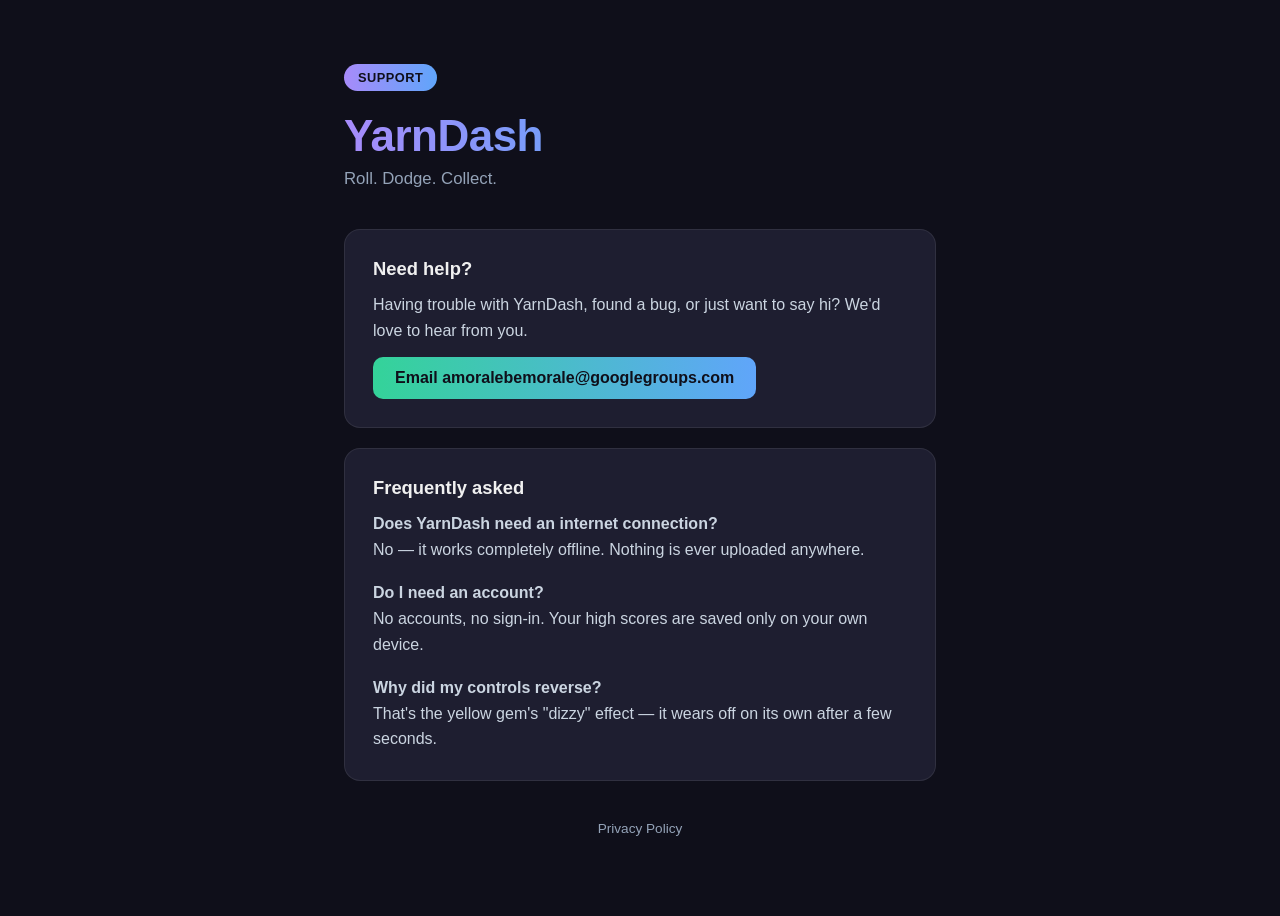
<file: support/YarnDash_Support.html>
<!DOCTYPE html>
<html lang="en">
<head>
  <meta charset="UTF-8">
  <meta name="viewport" content="width=device-width, initial-scale=1.0">
  <title>YarnDash Support</title>
  <style>
    *, *::before, *::after { box-sizing: border-box; margin: 0; padding: 0; }

    body {
      font-family: -apple-system, BlinkMacSystemFont, "Segoe UI", Roboto, sans-serif;
      background: #0f0f1a;
      color: #f0f0f0;
      min-height: 100vh;
      display: flex;
      justify-content: center;
    }

    main {
      max-width: 640px;
      width: 100%;
      padding: 64px 24px 80px;
    }

    .badge {
      display: inline-block;
      padding: 6px 14px;
      border-radius: 999px;
      background: linear-gradient(90deg, #a78bfa, #60a5fa);
      color: #0f0f1a;
      font-weight: 700;
      font-size: 0.8rem;
      letter-spacing: 0.5px;
      text-transform: uppercase;
      margin-bottom: 20px;
    }

    h1 {
      font-size: clamp(2rem, 6vw, 2.75rem);
      font-weight: 800;
      background: linear-gradient(90deg, #a78bfa, #60a5fa, #34d399);
      -webkit-background-clip: text;
      -webkit-text-fill-color: transparent;
      background-clip: text;
      letter-spacing: -0.5px;
      margin-bottom: 8px;
    }

    .tagline {
      color: #94a3b8;
      font-size: 1.05rem;
      margin-bottom: 40px;
    }

    section {
      background: #1e1e30;
      border: 1px solid #ffffff14;
      border-radius: 16px;
      padding: 28px;
      margin-bottom: 20px;
    }

    section h2 {
      font-size: 1.15rem;
      margin-bottom: 12px;
      color: #f0f0f0;
    }

    section p {
      color: #cbd5e1;
      line-height: 1.6;
    }

    a {
      color: #60a5fa;
      text-decoration: none;
    }
    a:hover { text-decoration: underline; }

    .email-btn {
      display: inline-block;
      margin-top: 14px;
      padding: 12px 22px;
      border-radius: 10px;
      background: linear-gradient(90deg, #34d399, #60a5fa);
      color: #0f0f1a;
      font-weight: 700;
      text-decoration: none;
    }

    footer {
      margin-top: 40px;
      color: #64748b;
      font-size: 0.85rem;
      text-align: center;
    }

    footer a { color: #94a3b8; }
  </style>
</head>
<body>
  <main>
    <span class="badge">Support</span>
    <h1>YarnDash</h1>
    <p class="tagline">Roll. Dodge. Collect.</p>

    <section>
      <h2>Need help?</h2>
      <p>
        Having trouble with YarnDash, found a bug, or just want to say hi?
        We'd love to hear from you.
      </p>
      <a class="email-btn" href="mailto:amoralebemorale@googlegroups.com">Email amoralebemorale@googlegroups.com</a>
    </section>

    <section>
      <h2>Frequently asked</h2>
      <p><strong>Does YarnDash need an internet connection?</strong><br>
      No — it works completely offline. Nothing is ever uploaded anywhere.</p>
      <br>
      <p><strong>Do I need an account?</strong><br>
      No accounts, no sign-in. Your high scores are saved only on your own device.</p>
      <br>
      <p><strong>Why did my controls reverse?</strong><br>
      That's the yellow gem's "dizzy" effect — it wears off on its own after
      a few seconds.</p>
    </section>

    <footer>
      <a href="../privacy_policy/YarnDash_Privacy_Policy.html">Privacy Policy</a>
    </footer>
  </main>
</body>
</html>
</file>
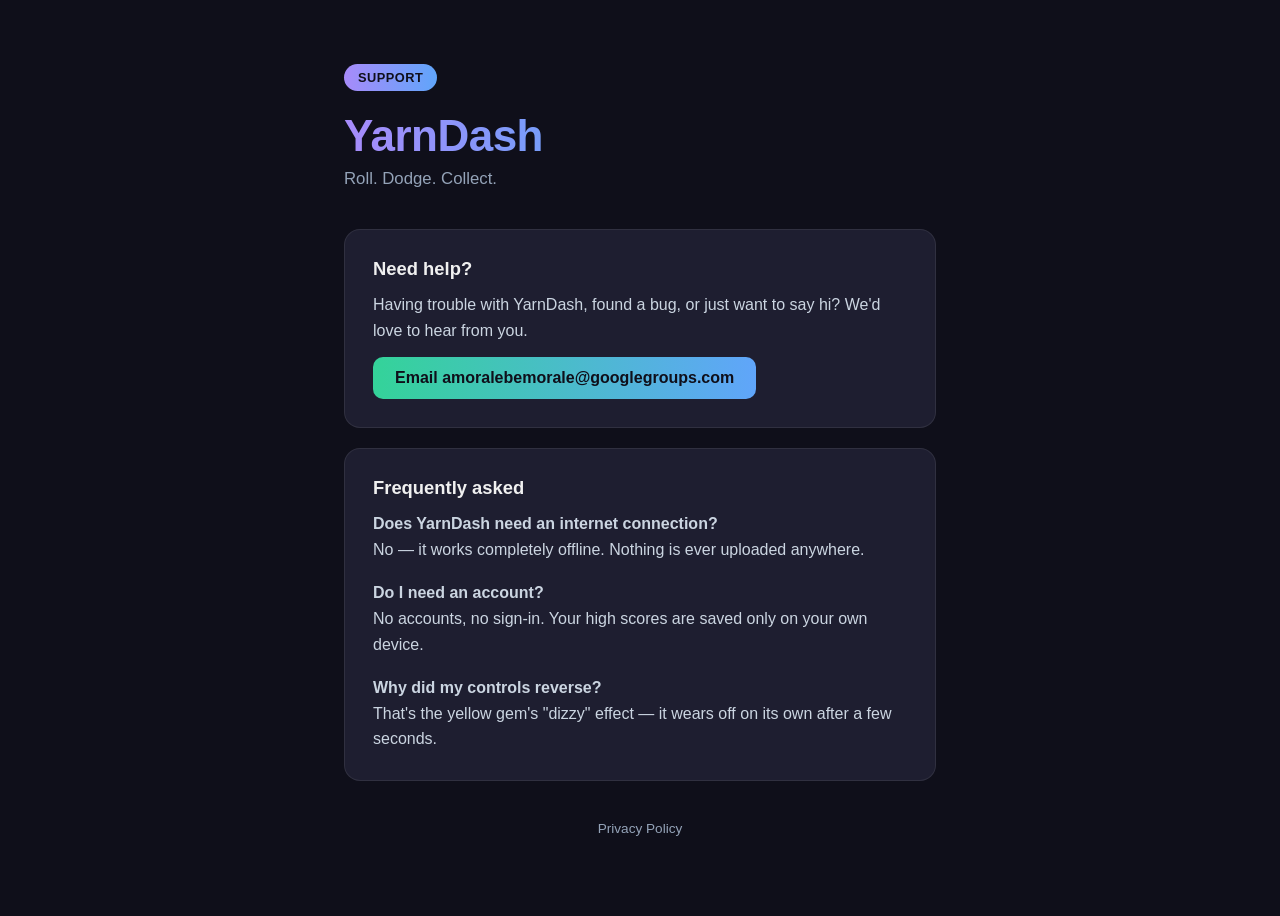
<file: yarn_dash_support/support.html>
<!DOCTYPE html>
<html lang="en">
<head>
  <meta charset="UTF-8">
  <meta name="viewport" content="width=device-width, initial-scale=1.0">
  <title>YarnDash Support</title>
  <style>
    *, *::before, *::after { box-sizing: border-box; margin: 0; padding: 0; }

    body {
      font-family: -apple-system, BlinkMacSystemFont, "Segoe UI", Roboto, sans-serif;
      background: #0f0f1a;
      color: #f0f0f0;
      min-height: 100vh;
      display: flex;
      justify-content: center;
    }

    main {
      max-width: 640px;
      width: 100%;
      padding: 64px 24px 80px;
    }

    .badge {
      display: inline-block;
      padding: 6px 14px;
      border-radius: 999px;
      background: linear-gradient(90deg, #a78bfa, #60a5fa);
      color: #0f0f1a;
      font-weight: 700;
      font-size: 0.8rem;
      letter-spacing: 0.5px;
      text-transform: uppercase;
      margin-bottom: 20px;
    }

    h1 {
      font-size: clamp(2rem, 6vw, 2.75rem);
      font-weight: 800;
      background: linear-gradient(90deg, #a78bfa, #60a5fa, #34d399);
      -webkit-background-clip: text;
      -webkit-text-fill-color: transparent;
      background-clip: text;
      letter-spacing: -0.5px;
      margin-bottom: 8px;
    }

    .tagline {
      color: #94a3b8;
      font-size: 1.05rem;
      margin-bottom: 40px;
    }

    section {
      background: #1e1e30;
      border: 1px solid #ffffff14;
      border-radius: 16px;
      padding: 28px;
      margin-bottom: 20px;
    }

    section h2 {
      font-size: 1.15rem;
      margin-bottom: 12px;
      color: #f0f0f0;
    }

    section p {
      color: #cbd5e1;
      line-height: 1.6;
    }

    a {
      color: #60a5fa;
      text-decoration: none;
    }
    a:hover { text-decoration: underline; }

    .email-btn {
      display: inline-block;
      margin-top: 14px;
      padding: 12px 22px;
      border-radius: 10px;
      background: linear-gradient(90deg, #34d399, #60a5fa);
      color: #0f0f1a;
      font-weight: 700;
      text-decoration: none;
    }

    footer {
      margin-top: 40px;
      color: #64748b;
      font-size: 0.85rem;
      text-align: center;
    }

    footer a { color: #94a3b8; }
  </style>
</head>
<body>
  <main>
    <span class="badge">Support</span>
    <h1>YarnDash</h1>
    <p class="tagline">Roll. Dodge. Collect.</p>

    <section>
      <h2>Need help?</h2>
      <p>
        Having trouble with YarnDash, found a bug, or just want to say hi?
        We'd love to hear from you.
      </p>
      <a class="email-btn" href="mailto:amoralebemorale@googlegroups.com">Email amoralebemorale@googlegroups.com</a>
    </section>

    <section>
      <h2>Frequently asked</h2>
      <p><strong>Does YarnDash need an internet connection?</strong><br>
      No — it works completely offline. Nothing is ever uploaded anywhere.</p>
      <br>
      <p><strong>Do I need an account?</strong><br>
      No accounts, no sign-in. Your high scores are saved only on your own device.</p>
      <br>
      <p><strong>Why did my controls reverse?</strong><br>
      That's the yellow gem's "dizzy" effect — it wears off on its own after
      a few seconds.</p>
    </section>

    <footer>
      <a href="privacy_policy.html">Privacy Policy</a>
    </footer>
  </main>
</body>
</html>
</file>
<file: stashdump/style.css>
:root {
  --bg-1: #fdf2f8;
  --bg-2: #ede9fe;
  --bg-3: #e0f2fe;
  --ink: #2b2440;
  --ink-soft: #6b6280;
  --card-bg: rgba(255, 255, 255, 0.72);
  --card-border: rgba(255, 255, 255, 0.9);
  --accent: #7c5cff;
  --accent-2: #ff7ab8;
  --shadow: 0 20px 45px -20px rgba(90, 60, 150, 0.35);
  color-scheme: light;
}

* { box-sizing: border-box; }

html {
  color-scheme: light;
  background: var(--bg-2);
}

body {
  margin: 0;
  min-height: 100vh;
  font-family: -apple-system, BlinkMacSystemFont, "Segoe UI", Roboto, Helvetica, Arial, sans-serif;
  color: var(--ink);
  /* Hands ALL touch-gesture handling to app.js's touchstart/touchmove
     handlers (one finger draws, two fingers scroll) instead of letting the
     browser start its own native one-finger scroll before JS sees it.
     Form fields opt back into normal touch behavior below. */
  touch-action: none;
  /* Solid fallback underneath the gradients: some mobile browsers' forced
     dark-mode heuristics decide whether to leave a background alone based
     on there being a plain background-color, and skip that check (repainting
     it dark) for gradient-only backgrounds. */
  background-color: var(--bg-2);
  background-image: radial-gradient(circle at 15% 0%, var(--bg-1), transparent 55%),
              radial-gradient(circle at 85% 10%, var(--bg-3), transparent 55%),
              linear-gradient(160deg, var(--bg-2), var(--bg-1) 60%, var(--bg-3));
  background-attachment: fixed;
}

input, textarea, select, button {
  touch-action: manipulation;
}

.app {
  max-width: 560px;
  margin: 0 auto;
  /* Bottom padding has to clear the mascot's full .mascot-at-can height
     (see style.css's Mascot section) plus MASCOT_MARGIN, or the calendar's
     mood picker / add-event controls — the last real content on the page —
     end up sitting underneath the raccoon once it's resting in the can at
     the true bottom, unreachable even though it's just visual overlap (the
     mascot itself is pointer-events: none, but you can't tap what you
     can't see). 350px clears the ~314px box at desktop width with room to
     spare; see the @media override below for the smaller mobile box.
     Bumped in step with .mascot-at-can — if that box's size ever changes,
     this needs to move with it. */
  padding: 48px 24px 350px;
  display: flex;
  flex-direction: column;
  align-items: center;
}

.greeting-wrap {
  text-align: center;
  margin-bottom: 36px;
}

.greeting-eyebrow {
  margin: 0 0 6px;
  font-size: 13px;
  font-weight: 700;
  letter-spacing: 0.12em;
  text-transform: uppercase;
  color: var(--accent);
}

.greeting {
  margin: 0;
  font-size: 30px;
  font-weight: 700;
  letter-spacing: -0.01em;
}

.subgreeting {
  margin: 6px 0 0;
  font-size: 16px;
  color: var(--ink-soft);
}

.mic-stage {
  width: 100%;
  display: flex;
  flex-direction: column;
  align-items: center;
  gap: 14px;
  margin-bottom: 44px;
}

.waveform {
  height: 48px;
  display: flex;
  align-items: center;
  justify-content: center;
  gap: 5px;
  opacity: 0;
  transform: translateY(6px);
  transition: opacity 0.25s ease, transform 0.25s ease;
  pointer-events: none;
}

.waveform.active {
  opacity: 1;
  transform: translateY(0);
}

.waveform span {
  width: 4px;
  height: 8px;
  border-radius: 3px;
  background: linear-gradient(180deg, var(--accent), var(--accent-2));
  transform-origin: center;
  animation: none;
}

.waveform.active span {
  animation: wave 900ms ease-in-out infinite;
}

.waveform span:nth-child(odd) { animation-delay: -0.6s; }
.waveform span:nth-child(3n) { animation-delay: -0.3s; }
.waveform span:nth-child(4n) { animation-delay: -0.15s; }

@keyframes wave {
  0%, 100% { height: 8px; }
  50% { height: 34px; }
}

.mic-btn {
  width: 132px;
  height: 132px;
  border-radius: 50%;
  border: none;
  cursor: pointer;
  background-color: var(--accent);
  background-image: linear-gradient(145deg, var(--accent), var(--accent-2));
  color: #fff;
  display: flex;
  align-items: center;
  justify-content: center;
  box-shadow: 0 18px 40px -12px rgba(124, 92, 255, 0.55);
  transition: transform 0.15s ease, box-shadow 0.15s ease;
  position: relative;
}

.mic-btn::after {
  content: "";
  position: absolute;
  inset: -10px;
  border-radius: 50%;
  border: 2px solid rgba(124, 92, 255, 0.35);
  opacity: 0;
  transition: opacity 0.2s ease;
}

.mic-btn:hover {
  transform: translateY(-2px);
  box-shadow: 0 22px 46px -12px rgba(124, 92, 255, 0.65);
}

.mic-btn:active {
  transform: translateY(0) scale(0.97);
}

.mic-btn.recording {
  animation: pulse 1.6s ease-in-out infinite;
}

.mic-btn.recording::after {
  opacity: 1;
  animation: ring 1.6s ease-out infinite;
}

@keyframes pulse {
  0%, 100% { box-shadow: 0 18px 40px -12px rgba(124, 92, 255, 0.55); }
  50% { box-shadow: 0 18px 55px -8px rgba(255, 122, 184, 0.6); }
}

@keyframes ring {
  0% { transform: scale(1); opacity: 0.6; }
  100% { transform: scale(1.35); opacity: 0; }
}

.mic-icon {
  width: 46px;
  height: 46px;
}

.mic-label {
  margin: 4px 0 0;
  font-size: 15px;
  font-weight: 600;
  color: var(--ink-soft);
}

.lang-toggle {
  display: inline-flex;
  background: rgba(124, 92, 255, 0.08);
  border-radius: 999px;
  padding: 3px;
  gap: 2px;
}

.lang-btn {
  border: none;
  background: none;
  cursor: pointer;
  padding: 6px 16px;
  border-radius: 999px;
  font-size: 13px;
  font-weight: 700;
  font-family: inherit;
  color: var(--ink-soft);
  transition: background 0.15s ease, color 0.15s ease;
}

.lang-btn.active {
  background: linear-gradient(120deg, var(--accent), var(--accent-2));
  color: #fff;
}

.lang-btn:focus-visible {
  outline: 2px solid var(--accent);
  outline-offset: 2px;
}

.recording-actions {
  display: flex;
  align-items: center;
  justify-content: center;
  gap: 10px;
  flex-wrap: wrap;
}

.recording-hint {
  max-width: 400px;
  text-align: center;
  font-size: 12.5px;
  color: var(--ink-soft);
}

.stop-btn {
  display: inline-flex;
  align-items: center;
  gap: 8px;
  border: none;
  cursor: pointer;
  padding: 10px 22px;
  border-radius: 999px;
  background: var(--ink);
  color: #fff;
  font-size: 14px;
  font-weight: 600;
  box-shadow: var(--shadow);
}

.stop-btn:focus-visible { outline: 3px solid var(--accent); outline-offset: 2px; }

.stop-square {
  width: 10px;
  height: 10px;
  border-radius: 2px;
  background: #fff;
}

.live-transcript {
  min-height: 22px;
  max-width: 440px;
  text-align: center;
  font-size: 14px;
  color: var(--ink-soft);
  font-style: italic;
}

.fallback-form {
  width: 100%;
  max-width: 440px;
  display: flex;
  flex-direction: column;
  gap: 10px;
  margin-top: 6px;
}

.fallback-form textarea {
  width: 100%;
  min-height: 72px;
  border-radius: 16px;
  border: 1px solid rgba(124, 92, 255, 0.25);
  background: rgba(255, 255, 255, 0.7);
  padding: 12px 14px;
  font-size: 14px;
  font-family: inherit;
  color: var(--ink);
  resize: vertical;
}

.fallback-form textarea:focus {
  outline: 2px solid var(--accent);
  outline-offset: 1px;
}

.fallback-submit {
  align-self: center;
  border: none;
  cursor: pointer;
  padding: 10px 24px;
  border-radius: 999px;
  background: linear-gradient(120deg, var(--accent), var(--accent-2));
  color: #fff;
  font-size: 14px;
  font-weight: 700;
}

.mic-note {
  max-width: 440px;
  text-align: center;
  font-size: 12.5px;
  color: var(--ink-soft);
  opacity: 0.85;
}

/* ---------- Search ---------- */

.search-card {
  width: 100%;
  max-width: 560px;
  background: var(--card-bg);
  border: 1px solid var(--card-border);
  border-radius: 24px;
  padding: 14px 18px;
  margin-bottom: 26px;
  box-shadow: var(--shadow);
  backdrop-filter: blur(14px);
}

.search-form {
  display: flex;
  align-items: center;
  gap: 10px;
}

.search-icon {
  flex-shrink: 0;
  font-size: 16px;
  opacity: 0.7;
}

.search-input {
  flex: 1;
  min-width: 0;
  border: 1px solid rgba(124, 92, 255, 0.25);
  background: rgba(255, 255, 255, 0.7);
  border-radius: 999px;
  padding: 10px 16px;
  font-size: 14.5px;
  font-family: inherit;
  color: var(--ink);
}

.search-input:focus {
  outline: 2px solid var(--accent);
  outline-offset: 1px;
}

.search-submit {
  flex-shrink: 0;
  border: none;
  cursor: pointer;
  padding: 10px 20px;
  border-radius: 999px;
  background: linear-gradient(120deg, var(--accent), var(--accent-2));
  color: #fff;
  font-size: 14px;
  font-weight: 700;
}

.search-status {
  margin: 8px 2px 0;
  font-size: 13px;
  color: var(--ink-soft);
  font-style: italic;
}

/* A pulsing ring around whichever row a search just landed on — box-shadow
   only, never background-color, so it doesn't fight the category-specific
   background tint each li already has (done/todo/find) or need to restore
   it afterward; it just fades back to nothing on its own. Applies to any
   li regardless of which list it's in (.row-list items or a calendar
   event in .calendar-event-list), since search can land on either. */
@keyframes searchGlow {
  0%, 100% { box-shadow: 0 0 0 0 rgba(124, 92, 255, 0); }
  15% { box-shadow: 0 0 0 6px rgba(124, 92, 255, 0.5); }
  55% { box-shadow: 0 0 0 10px rgba(124, 92, 255, 0.22); }
}

li.search-glow {
  animation: searchGlow 1.8s ease-out;
  position: relative;
  z-index: 1;
}

/* ---------- Category rows ---------- */

.rows {
  width: 100%;
  display: flex;
  flex-direction: column;
  gap: 20px;
}

.category-row {
  background: var(--card-bg);
  border: 1px solid var(--card-border);
  border-radius: 24px;
  padding: 22px 22px 18px;
  box-shadow: var(--shadow);
  backdrop-filter: blur(14px);
}

.row-header {
  margin-bottom: 14px;
}

.row-title {
  margin: 0;
  display: flex;
  align-items: center;
  gap: 8px;
  font-size: 18px;
  font-weight: 700;
  letter-spacing: -0.01em;
}

.row-icon {
  font-size: 16px;
}

.row-hint {
  margin: 3px 0 0 24px;
  font-size: 12.5px;
  color: var(--ink-soft);
}

.row-empty {
  margin: 0;
  font-size: 13.5px;
  color: var(--ink-soft);
  font-style: italic;
}

.row-list {
  list-style: none;
  margin: 0;
  padding: 0;
  display: flex;
  flex-direction: column;
  gap: 8px;
}

.row-list li {
  display: flex;
  align-items: center;
  gap: 10px;
  font-size: 14.5px;
  padding: 8px 10px;
  border-radius: 12px;
  animation: rise 0.3s ease both;
}

@keyframes rise {
  from { opacity: 0; transform: translateY(8px); }
  to { opacity: 1; transform: translateY(0); }
}

.row-list .item-icon {
  flex-shrink: 0;
  font-size: 14px;
  line-height: 1.3;
}

.row-list .item-text {
  flex: 1;
}

.item-actions {
  flex-shrink: 0;
  display: flex;
  align-items: center;
  gap: 4px;
  opacity: 0;
  transition: opacity 0.15s ease;
}

.row-list li:hover .item-actions,
.row-list li:focus-within .item-actions {
  opacity: 1;
}

.item-actions button {
  flex-shrink: 0;
  border: none;
  background: rgba(0, 0, 0, 0.06);
  color: var(--ink-soft);
  width: 20px;
  height: 20px;
  border-radius: 50%;
  cursor: pointer;
  font-size: 10px;
  line-height: 1;
  display: flex;
  align-items: center;
  justify-content: center;
  transition: background 0.15s ease, color 0.15s ease, transform 0.1s ease;
}

.item-actions button:hover {
  transform: scale(1.08);
}

.item-move {
  font-size: 11px !important;
}

.row-list .item-delete:hover {
  background: rgba(255, 90, 90, 0.15);
  color: #e14b4b;
}

/* Already Done — a passive, non-interactive log */
.category-row[data-category="done"] .row-list li:not(.day-header) {
  background: rgba(94, 200, 150, 0.1);
}

/* Needs to Be Done — interactive checklist */
.category-row[data-category="todo"] .row-list li:not(.day-header) {
  background: rgba(124, 92, 255, 0.08);
  cursor: pointer;
  transition: background 0.15s ease;
}

.category-row[data-category="todo"] .row-list li:not(.day-header):hover {
  background: rgba(124, 92, 255, 0.15);
}

.category-row[data-category="todo"] input[type="checkbox"] {
  width: 18px;
  height: 18px;
  accent-color: var(--accent);
  flex-shrink: 0;
}

.category-row[data-category="todo"] .row-list li.checked .item-text {
  text-decoration: line-through;
  color: var(--ink-soft);
}

/* Find My Place — location notes */
.category-row[data-category="find"] .row-list li:not(.day-header) {
  background: rgba(255, 122, 184, 0.1);
}

/* ---------- Day headers (group items within each list by day) ---------- */
.row-list li.day-header {
  padding: 10px 2px 2px;
  font-size: 11px;
  font-weight: 700;
  letter-spacing: 0.06em;
  text-transform: uppercase;
  color: var(--ink-soft);
  cursor: default;
  animation: none;
}

.row-list li.day-header:first-child {
  padding-top: 0;
}

/* ---------- Calendar ---------- */
.calendar-card {
  width: 100%;
  margin-top: 20px;
  background: var(--card-bg);
  border: 1px solid var(--card-border);
  border-radius: 24px;
  padding: 22px 22px 20px;
  box-shadow: var(--shadow);
  backdrop-filter: blur(14px);
}

.calendar-header {
  display: flex;
  align-items: center;
  justify-content: space-between;
  gap: 10px;
}

.calendar-title {
  margin: 0;
  font-size: 18px;
  font-weight: 700;
  letter-spacing: -0.01em;
  font-variant-numeric: tabular-nums;
}

.cal-nav {
  border: none;
  background: rgba(124, 92, 255, 0.1);
  color: var(--accent);
  width: 30px;
  height: 30px;
  border-radius: 50%;
  font-size: 18px;
  line-height: 1;
  cursor: pointer;
  display: flex;
  align-items: center;
  justify-content: center;
  transition: background 0.15s ease;
}

.cal-nav:hover {
  background: rgba(124, 92, 255, 0.18);
}

.calendar-subhint {
  margin: 6px 0 16px;
}

.calendar-weekdays {
  display: grid;
  grid-template-columns: repeat(7, 1fr);
  gap: 4px;
  margin-bottom: 6px;
}

.calendar-weekdays span {
  text-align: center;
  font-size: 11px;
  font-weight: 700;
  letter-spacing: 0.05em;
  text-transform: uppercase;
  color: var(--ink-soft);
}

.calendar-grid {
  display: grid;
  grid-template-columns: repeat(7, 1fr);
  gap: 4px;
}

.calendar-cell {
  aspect-ratio: 1;
  min-height: 52px;
  border: none;
  border-radius: 14px;
  background: rgba(124, 92, 255, 0.05);
  cursor: pointer;
  display: flex;
  flex-direction: column;
  align-items: center;
  justify-content: center;
  gap: 2px;
  padding: 4px;
  font-family: inherit;
  transition: background 0.15s ease, transform 0.1s ease;
  position: relative;
}

.calendar-cell:hover {
  background: rgba(124, 92, 255, 0.12);
  transform: translateY(-1px);
}

.calendar-cell-pad {
  background: none;
  cursor: default;
  pointer-events: none;
}

.calendar-cell.is-today .calendar-day-num {
  color: var(--accent);
  font-weight: 700;
}

.calendar-cell.is-selected {
  background: rgba(124, 92, 255, 0.22);
  box-shadow: inset 0 0 0 1.5px var(--accent);
}

.calendar-day-num {
  font-size: 13px;
  font-weight: 600;
  color: var(--ink);
  font-variant-numeric: tabular-nums;
}

.calendar-day-mood {
  font-size: 18px;
  line-height: 1;
}

.calendar-day-dot {
  position: absolute;
  bottom: 4px;
  right: 4px;
  min-width: 14px;
  height: 14px;
  padding: 0 3px;
  border-radius: 999px;
  background: var(--accent-2);
  color: #fff;
  font-size: 9px;
  font-weight: 700;
  line-height: 14px;
  text-align: center;
}

.calendar-detail {
  margin-top: 18px;
  padding-top: 16px;
  border-top: 1px solid rgba(124, 92, 255, 0.15);
}

.calendar-detail-header {
  display: flex;
  align-items: center;
  justify-content: space-between;
  gap: 10px;
  margin-bottom: 12px;
}

.calendar-detail-date {
  margin: 0;
  font-size: 15px;
  font-weight: 700;
}

.cal-detail-close {
  border: none;
  background: rgba(0, 0, 0, 0.06);
  color: var(--ink-soft);
  width: 22px;
  height: 22px;
  border-radius: 50%;
  cursor: pointer;
  font-size: 11px;
  display: flex;
  align-items: center;
  justify-content: center;
}

.cal-detail-close:hover {
  background: rgba(255, 90, 90, 0.15);
  color: #e14b4b;
}

.mood-picker {
  display: flex;
  gap: 8px;
  margin-bottom: 16px;
}

.mood-btn {
  border: 1.5px solid transparent;
  background: rgba(124, 92, 255, 0.06);
  border-radius: 12px;
  width: 42px;
  height: 42px;
  font-size: 20px;
  cursor: pointer;
  display: flex;
  align-items: center;
  justify-content: center;
  transition: transform 0.1s ease, background 0.15s ease;
}

.mood-btn:hover {
  transform: translateY(-1px);
  background: rgba(124, 92, 255, 0.14);
}

.mood-btn.selected {
  background: rgba(124, 92, 255, 0.18);
  border-color: var(--accent);
}

.mood-picker-note {
  margin: 0;
  font-size: 13px;
  font-style: italic;
  color: var(--ink-soft);
}

.calendar-event-list {
  list-style: none;
  margin: 0 0 8px;
  padding: 0;
  display: flex;
  flex-direction: column;
  gap: 8px;
}

.calendar-event-list li {
  display: flex;
  align-items: center;
  gap: 10px;
  font-size: 14.5px;
  padding: 8px 10px;
  border-radius: 12px;
  background: rgba(255, 209, 102, 0.16);
}

.calendar-event-list .item-text {
  flex: 1;
}

.calendar-event-list .item-delete {
  flex-shrink: 0;
  border: none;
  background: rgba(0, 0, 0, 0.06);
  color: var(--ink-soft);
  width: 20px;
  height: 20px;
  border-radius: 50%;
  cursor: pointer;
  font-size: 10px;
  display: flex;
  align-items: center;
  justify-content: center;
}

.calendar-event-list .item-delete:hover {
  background: rgba(255, 90, 90, 0.15);
  color: #e14b4b;
}

.calendar-event-empty {
  margin: 0 0 8px;
  font-size: 13.5px;
  color: var(--ink-soft);
  font-style: italic;
}

.calendar-past-note {
  margin: 0;
  font-size: 13px;
  color: var(--ink-soft);
  font-style: italic;
}

.calendar-event-form {
  display: flex;
  gap: 8px;
}

.calendar-event-form input {
  flex: 1;
  min-width: 0;
  border-radius: 12px;
  border: 1px solid rgba(124, 92, 255, 0.25);
  background: rgba(255, 255, 255, 0.7);
  padding: 9px 12px;
  font-size: 14px;
  font-family: inherit;
  color: var(--ink);
}

.calendar-event-form input:focus {
  outline: 2px solid var(--accent);
  outline-offset: 1px;
}

.calendar-event-form button {
  border: none;
  cursor: pointer;
  padding: 9px 18px;
  border-radius: 999px;
  background: linear-gradient(120deg, var(--accent), var(--accent-2));
  color: #fff;
  font-size: 14px;
  font-weight: 700;
}

.hidden { display: none !important; }

/* An empty can sitting at the bottom-RIGHT of the viewport (matching
   bottomX in mascotAnchors, app.js) — a "landing zone" preview so scrolling
   down doesn't reveal a blank spot right up until the mascot actually
   arrives. Visible whenever the mascot ISN'T currently there (see
   mascotSetRestingWhere in app.js). Lower z-index than .mascot-wrap so once
   the mascot's own can-inclusive artwork (jump-in, half-in, etc.) shows up,
   it draws over this rather than the two overlapping. */
.mascot-waiting-can {
  position: fixed;
  bottom: 16px;
  right: 16px;
  width: 175px;
  pointer-events: none;
  z-index: 400;
  filter: drop-shadow(0 10px 14px rgba(124, 92, 255, 0.18));
}

/* ---------- Mascot ---------- */
/* Fixed to the viewport, parked on top of the mic button by default. Y and X
   are owned by two different elements so they can move on two different
   timelines instead of fighting over one `transform`:
     - .mascot-wrap (this element) owns Y only, snapped instantly to scroll
       progress every scroll event — so it's exactly at the trash can the
       moment the user reaches the true bottom, never lagging behind.
     - .mascot-hop (child, below) owns X only, and only ever moves between
       the two edges of the empty gutter to the right of the content
       column (see mascotRightZone/mascotStartHop in app.js) in discrete
       hops — its transition is what makes each hop read as a little jump
       rather than a slide, and it runs at its own fixed pace regardless of
       how fast the user is scrolling. Its duration comes from the
       --mascot-hop-ms custom property, set once from app.js's
       MASCOT_HOP_MS so the hop pace has a single source of truth.
   pointer-events: none throughout so the mascot can never intercept a tap
   meant for a real button underneath it.
   Width (and so overall size) is small/square by default — that matches
   the actual 320x320 art for every pose EXCEPT the trash-can ones
   (idle/thinking/licking/jump-up/jump-down). .mascot-at-can (toggled by
   mascotSetRestingWhere in app.js, only while resting at the bottom)
   swaps in a bigger, taller box just for those, so the can can be shown at
   a solid, consistent size with the raccoon fully in frame without
   inflating every other pose's box to match — see .mascot-img below for
   why that inflation was a problem, not just unnecessary. */
.mascot-wrap {
  position: fixed;
  top: 0;
  left: 0;
  width: 118px;
  pointer-events: none;
  z-index: 500;
  --mascot-hop-ms: 380ms;
  filter: drop-shadow(0 10px 14px rgba(124, 92, 255, 0.22));
}

.mascot-wrap.mascot-at-can {
  width: 190px;
}

.mascot-hop {
  position: relative;
  aspect-ratio: 1 / 1;
  transition: transform var(--mascot-hop-ms) cubic-bezier(0.34, 1.56, 0.64, 1);
}

/* Taller than it is wide (330:545, not square) — the trash-can frames need
   that much vertical room to show the can at a real, solid size AND the
   full raccoon above it without cropping either. */
.mascot-wrap.mascot-at-can .mascot-hop {
  aspect-ratio: 330 / 545;
}

/* Jump arc: while a hop is in flight, .mascot-hopping (toggled in
   mascotStartHop) swaps in a rise-then-fall bump on TOP of whatever pose
   animation is already running, so the side-to-side hop reads as an actual
   leap rather than a flat slide — without touching the wrap's real Y
   (which has to stay exact for the trash-can landing; see above). Duration
   matches the hop's own transition via the same custom property, so
   slowing MASCOT_HOP_MS down slows the arc down too, automatically. */
.mascot-wrap.mascot-hopping .mascot-img {
  animation: mascotJumpArc var(--mascot-hop-ms) ease-out;
}

@keyframes mascotJumpArc {
  0% { transform: translateY(0); }
  45% { transform: translateY(-24px); }
  100% { transform: translateY(0); }
}

/* Two stacked layers, always the same size/position, so swapping poses
   crossfades one into the other — at every instant during the swap at
   least one layer is opaque, so the mascot never actually disappears.
   (The old approach used a single <img> faded to opacity:0 and back,
   which for a moment showed NOTHING — that's what read as a "flash," not
   a smooth fade, however short. See mascotSetImage in app.js.)
   Bottom-anchored with height:auto rather than inset:0 + height:100% as a
   safety net, not because it's normally doing any work: .mascot-hop's
   aspect-ratio already matches whichever art is showing (1:1 normally,
   330:545 under .mascot-at-can — see above), so in practice each image
   already fills the box exactly either way. Anchoring at the bottom just
   means that IF those two ever drift out of sync again, images shrink
   into the bottom of the box instead of stretching to fill it. */
.mascot-img {
  position: absolute;
  left: 0;
  bottom: 0;
  transition: opacity 0.2s ease;
  display: block;
  width: 100%;
  height: auto;
  transform-origin: 50% 85%;
  animation: mascotBob 3.2s ease-in-out infinite;
}

.mascot-img.mascot-img-hidden {
  opacity: 0;
}

.mascot-wrap.mascot-thinking .mascot-img {
  animation: mascotThink 2.4s ease-in-out infinite;
}

.mascot-wrap.mascot-licking .mascot-img {
  animation: mascotLick 1.1s ease-in-out infinite;
}

/* The whole resting-at-the-can sequence (trashcan/digging/tipping/fallen,
   and the licking frames that follow) — bob only, no rotate. The default
   .mascot-img animation (mascotBob) rocks a couple degrees each way and
   back every cycle, and applies to every pose that doesn't override it —
   including these, which was exactly the "rotating, then undoing the
   rotation" nobody asked for on a raccoon sitting in/next to a can. */
.mascot-wrap.mascot-at-can .mascot-img {
  animation: mascotBobFlat 3.2s ease-in-out infinite;
}

/* Pivoted near the chest rather than the default 50%/85% base so the tail
   — the farthest thing from that point — is what visibly swings, instead of
   the whole raccoon rocking side to side around its own middle. */
.mascot-wrap.mascot-tailwag .mascot-img {
  animation: mascotTailWag 0.45s ease-in-out infinite;
  transform-origin: 38% 62%;
}

@keyframes mascotBob {
  0%, 100% { transform: translateY(0) rotate(0deg); }
  50% { transform: translateY(-7px) rotate(-2deg); }
}

@keyframes mascotBobFlat {
  0%, 100% { transform: translateY(0); }
  50% { transform: translateY(-7px); }
}

@keyframes mascotThink {
  0%, 100% { transform: translateY(0) rotate(-3deg); }
  50% { transform: translateY(-3px) rotate(3deg); }
}

@keyframes mascotLick {
  0%, 100% { transform: scale(1) rotate(0deg); }
  50% { transform: scale(1.05) rotate(-2deg); }
}

@keyframes mascotTailWag {
  0%, 100% { transform: rotate(0deg); }
  25% { transform: rotate(7deg); }
  75% { transform: rotate(-7deg); }
}

/* A little scrap tossed from the mic toward the trash can each time
   something gets added (see mascotTossIntoCan in app.js) — the actual
   travel distance is set per-toss via --toss-dx/--toss-dy since it depends
   on live layout (where the mic is, whether the can happens to be in
   view), not something fixed enough to bake into the keyframe itself. */
.mascot-toss-scrap {
  position: fixed;
  width: 26px;
  height: 26px;
  border-radius: 7px;
  background: linear-gradient(135deg, var(--accent), var(--accent-2));
  pointer-events: none;
  z-index: 600;
  animation: mascotToss 0.7s cubic-bezier(0.5, -0.2, 0.7, 1) forwards;
}

/* Stays fully opaque the whole way — it isn't dissolving into nothing, it's
   landing in the can, so it should read as a solid piece of trash right up
   until it's out of view (removed once the animation ends), not fade like a
   ghost. */
@keyframes mascotToss {
  0% { transform: translate(-50%, -50%) scale(1) rotate(0deg); opacity: 1; }
  100% {
    transform: translate(calc(-50% + var(--toss-dx)), calc(-50% + var(--toss-dy))) scale(0.3) rotate(200deg);
    opacity: 1;
  }
}

/* The straight-down drop (see mascotTossIntoCan's straightDown param in
   app.js, used once the mascot has actually walked to stand right above the
   can) needs its own animation, not just mascotToss with dx forced to 0 —
   mascotToss's cubic-bezier has a deliberate upward anticipation dip (the
   negative Y control point) before flinging across, which reads fine for a
   toss thrown sideways from a distance but looks like it hops UP first for
   something that's supposed to just fall out of the mascot's hands. A
   plain accelerating ease-in, with no dx term at all, is what actually
   reads as gravity instead of a fling. */
.mascot-toss-scrap.mascot-toss-drop {
  animation: mascotDrop 0.5s cubic-bezier(0.55, 0, 0.85, 0.4) forwards;
}

@keyframes mascotDrop {
  0% { transform: translate(-50%, -50%) scale(1) rotate(0deg); opacity: 1; }
  100% {
    transform: translate(-50%, calc(-50% + var(--toss-dy))) scale(0.6) rotate(8deg);
    opacity: 1;
  }
}

/* The freehand line drawn by pressing and dragging the mouse (see
   mousedown/mousemove handlers in app.js) — a full-viewport SVG overlay so
   the stroke can follow the cursor anywhere on the page regardless of what's
   underneath. pointer-events: none throughout so it never itself becomes
   the thing a click lands on. */
.mascot-line-svg {
  position: fixed;
  inset: 0;
  width: 100vw;
  height: 100vh;
  pointer-events: none;
  z-index: 550;
}

.mascot-line-path {
  fill: none;
  stroke: url(#mascotLineGradient);
  stroke-width: 8;
  stroke-linecap: round;
  stroke-linejoin: round;
  filter: drop-shadow(0 2px 4px rgba(90, 60, 150, 0.45));
  transition: opacity 0.5s ease;
}

.mascot-line-path.mascot-line-fading {
  opacity: 0;
}

/* While the mascot is tracing a hand-drawn line (mascotStartTrace in
   app.js), position is recomputed and set directly every animation frame
   — both axes, not just Y — so BOTH need their transition switched off
   here, overriding .mascot-hop's normally-always-on bouncy one. That
   transition (and its overshoot easing) is tuned for discrete hops that
   each fully finish before the next starts; applying it to a target that
   moves every ~16ms just made the overshoot fight itself and read as
   shaking instead of a hop. */
.mascot-wrap.mascot-tracing,
.mascot-wrap.mascot-tracing .mascot-hop {
  transition: none !important;
}

/* The "walk over, collect the trash, carry it to the can, walk back"
   performance (see mascotStartFetchTrash in app.js) needs a plain smooth
   walk, not .mascot-hop's normally-always-on bouncy overshoot easing meant
   for a scroll-driven hop — a raccoon carrying trash shouldn't spring like
   it's jumping. Duration is intentionally NOT set here: each leg covers a
   different distance (a short hop to the trash vs. a much longer carry
   over to the can), so app.js sets transitionDuration inline per leg —
   see mascotSetHopX — and leaves only the easing curve to this class.
   app.js also uses transition:none (also inline, also via mascotSetHopX)
   to snap the left/right flip in place between legs without animating it. */
.mascot-wrap.mascot-walking .mascot-hop {
  transition-property: transform;
  transition-timing-function: ease-in-out;
}

/* Suppresses the browser's own text-selection highlight while a line is
   being drawn (see the mousedown handler in app.js) — belt-and-suspenders
   alongside preventDefault there, since that highlight sweeping across
   the page is what made the drawn line hard to notice in the first
   place. */
.mascot-drawing-active {
  user-select: none;
}

@media (prefers-reduced-motion: reduce) {
  .mascot-img {
    animation: none !important;
    transition: none !important;
  }
  .mascot-hop {
    transition: none !important;
  }
}

@media (max-width: 420px) {
  .app { padding: 36px 16px 290px; }
  .mic-btn { width: 116px; height: 116px; }
  .mic-icon { width: 40px; height: 40px; }
  .calendar-cell { min-height: 42px; }
  .calendar-day-mood { font-size: 15px; }
  .mascot-wrap { width: 92px; }
  .mascot-wrap.mascot-at-can { width: 150px; }
  .mascot-waiting-can { width: 140px; }
}
</file>
